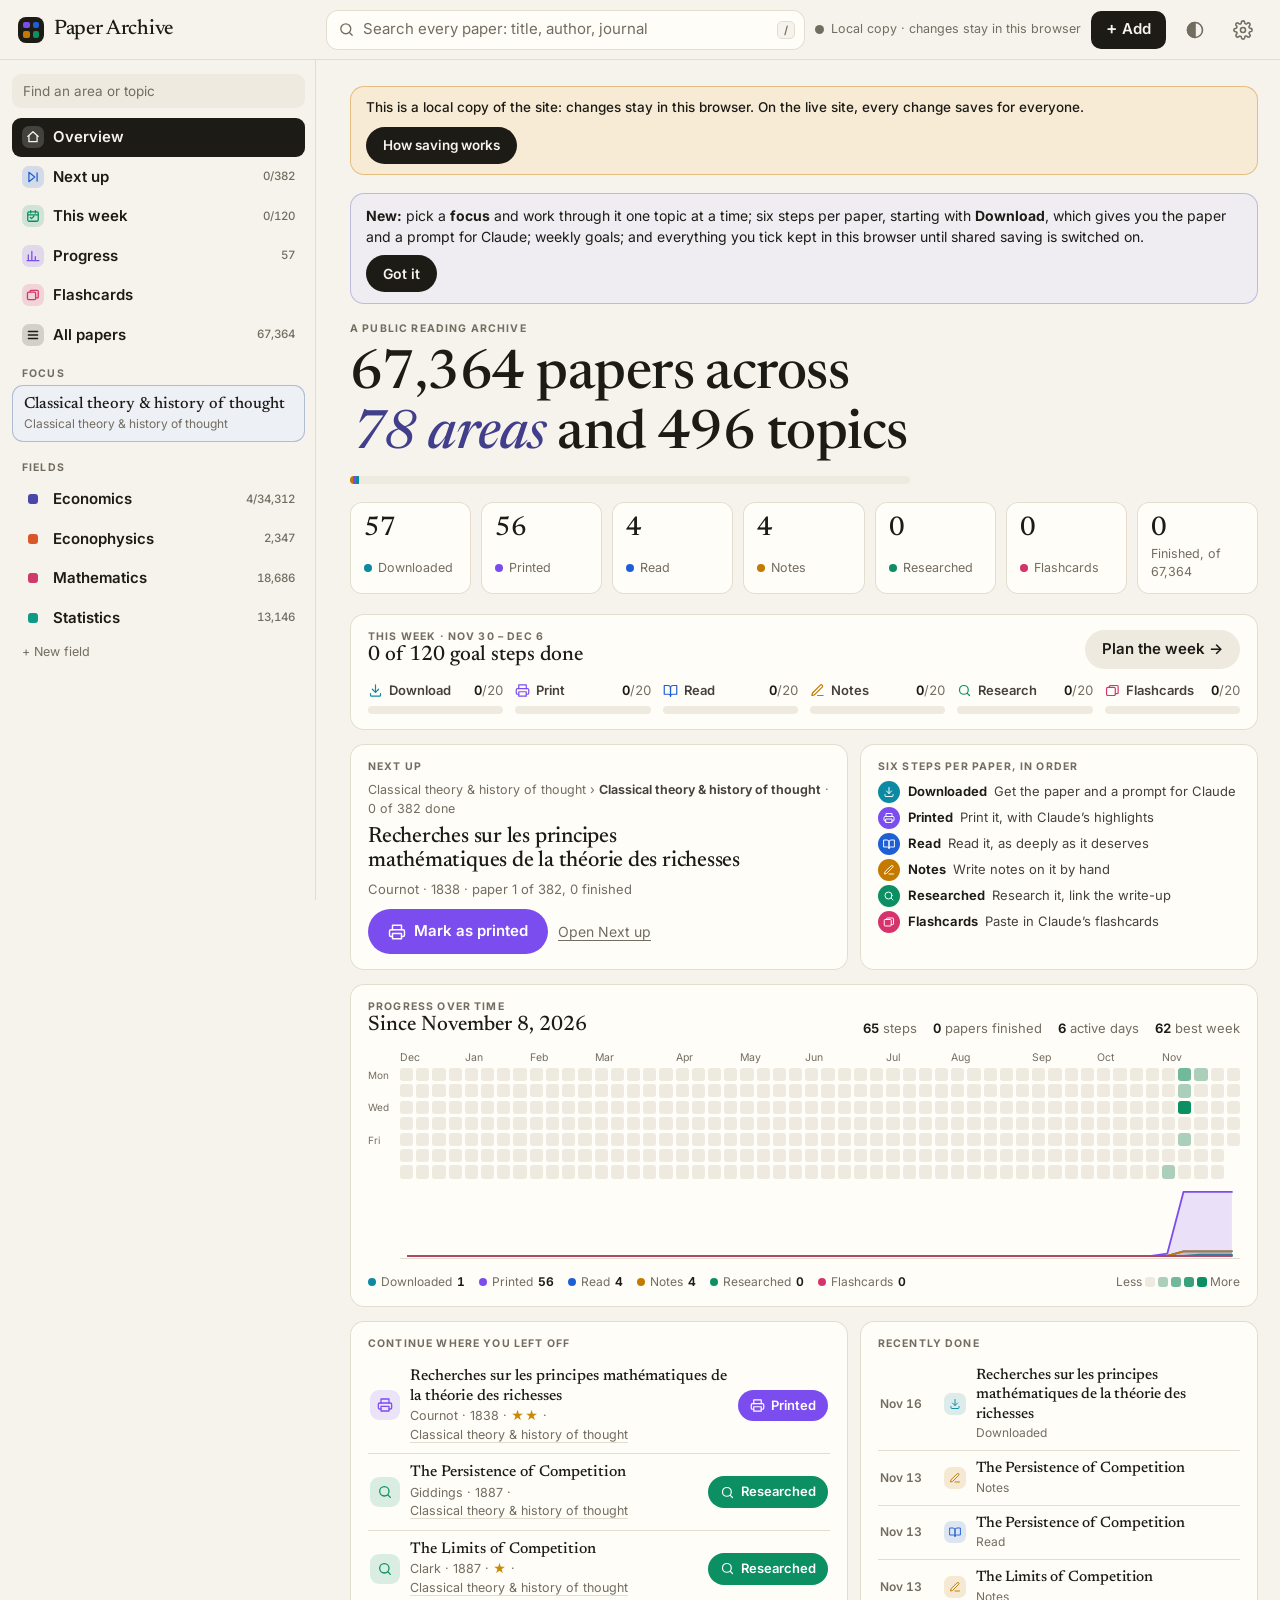
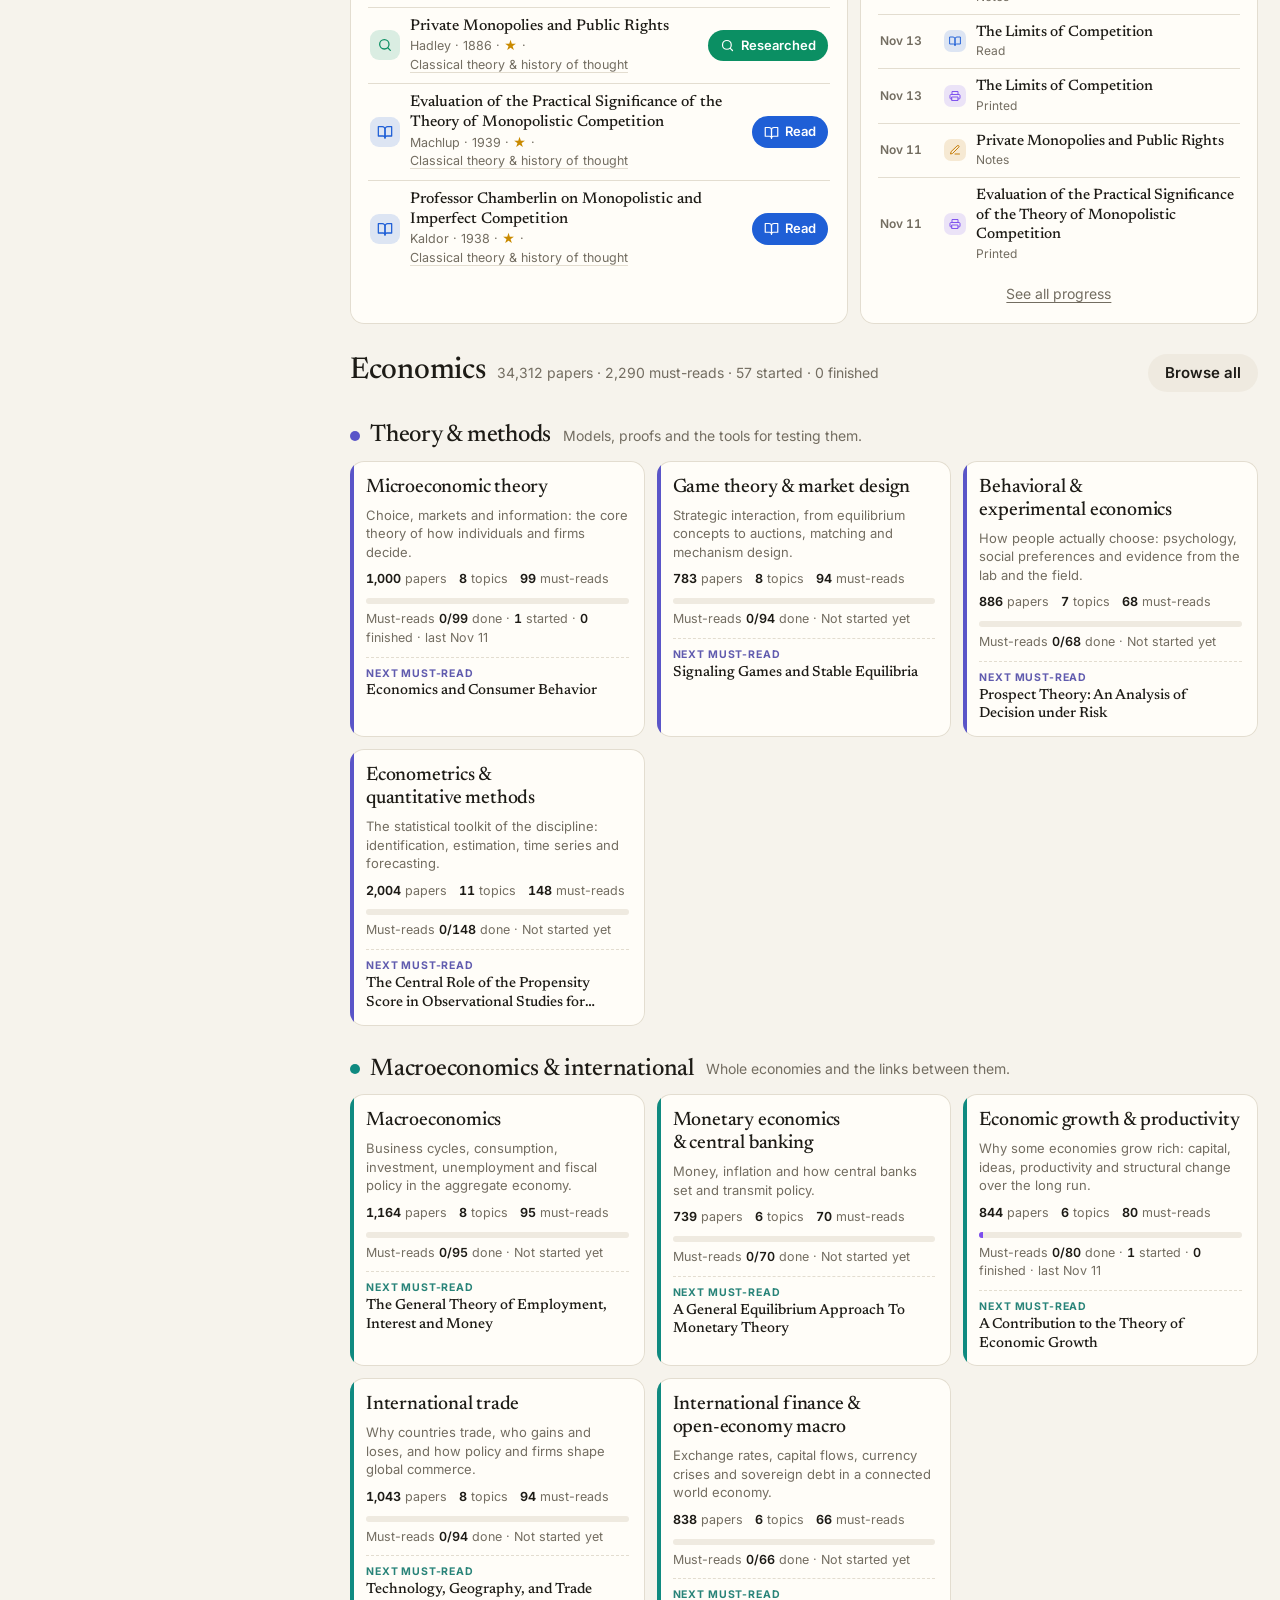
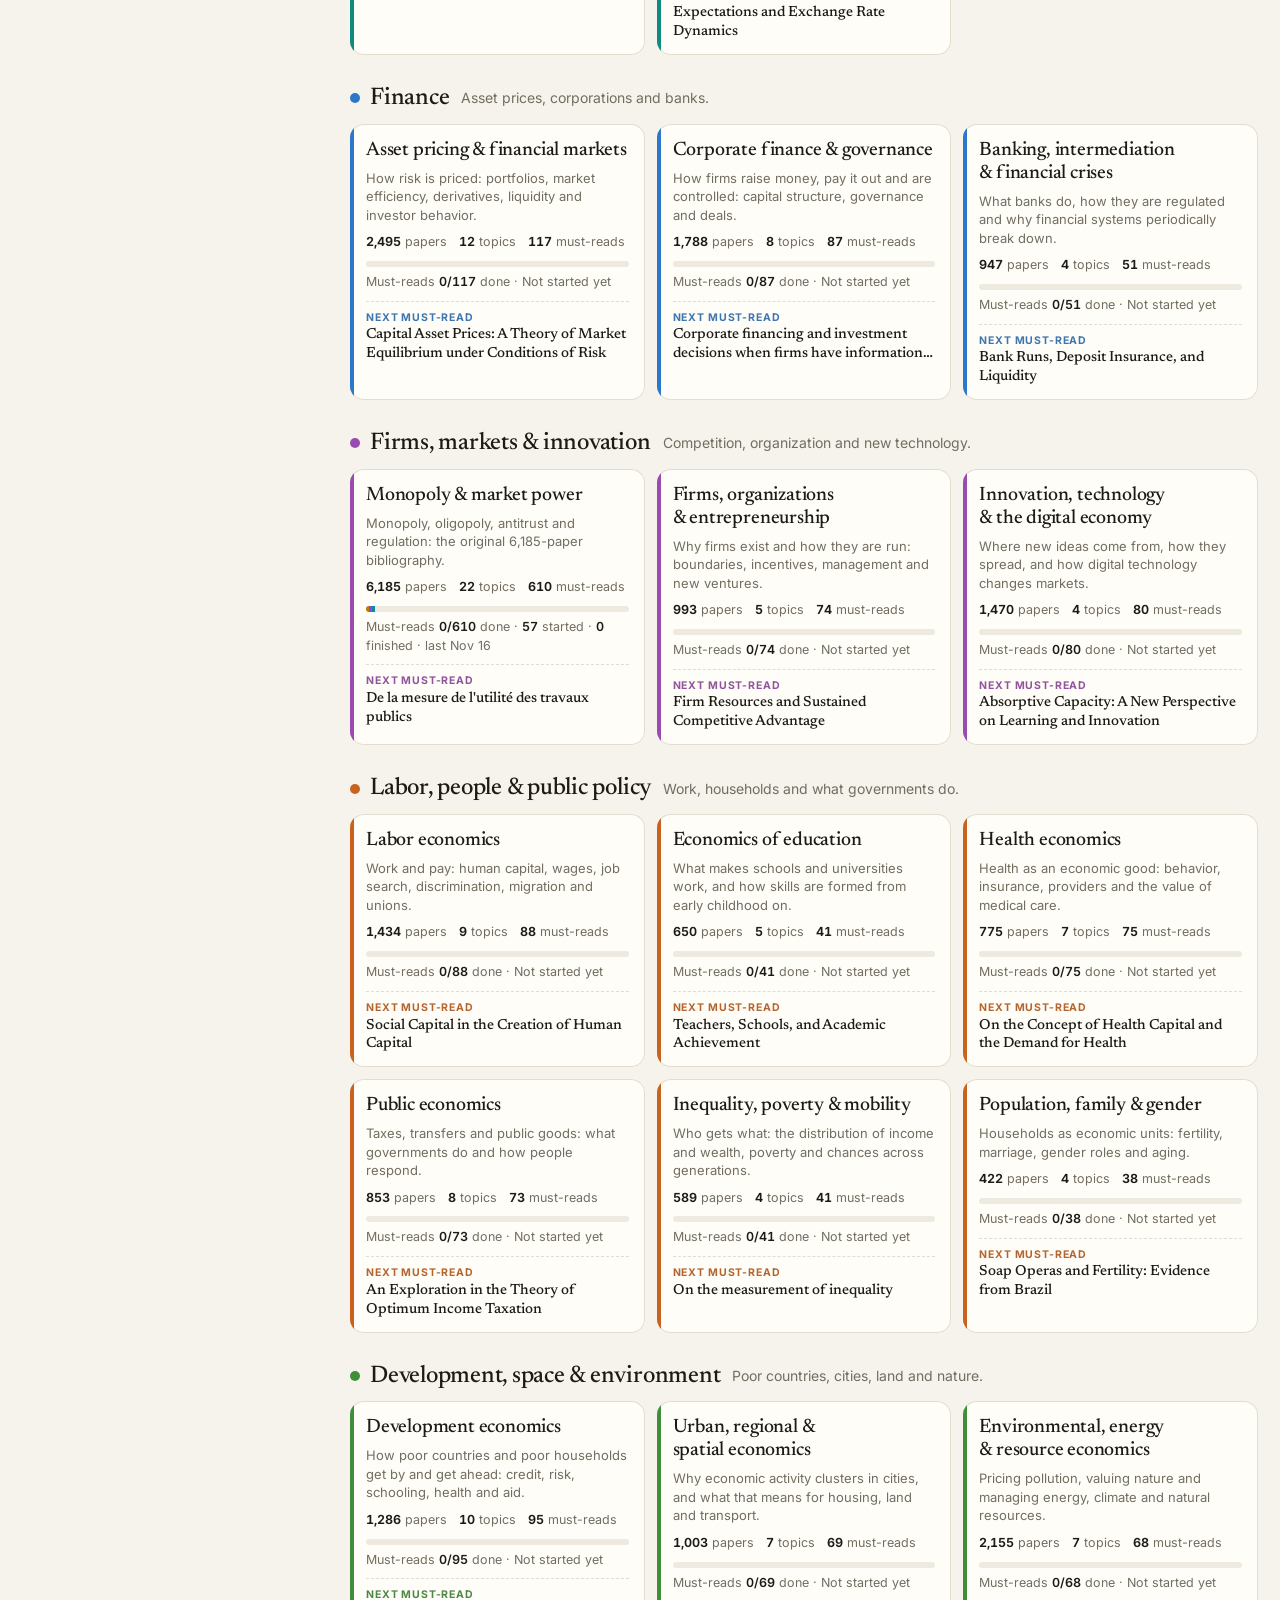
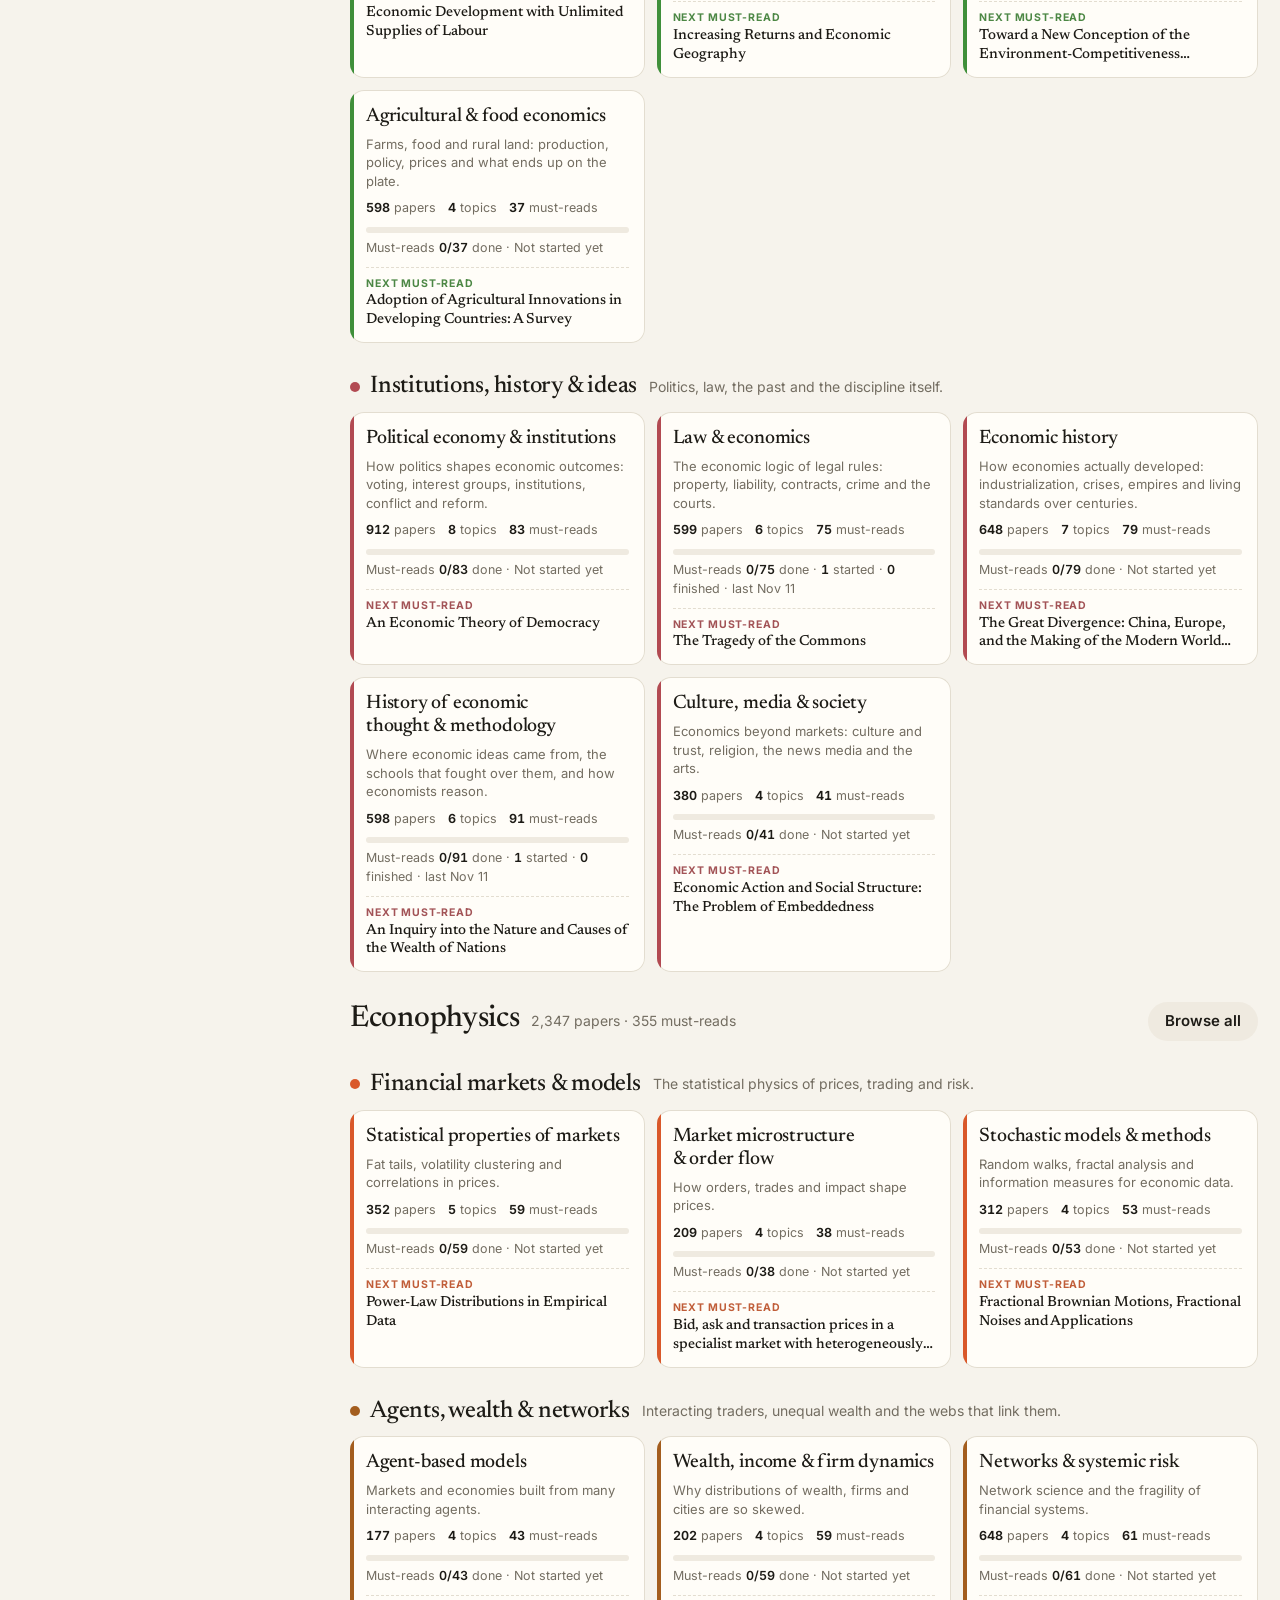
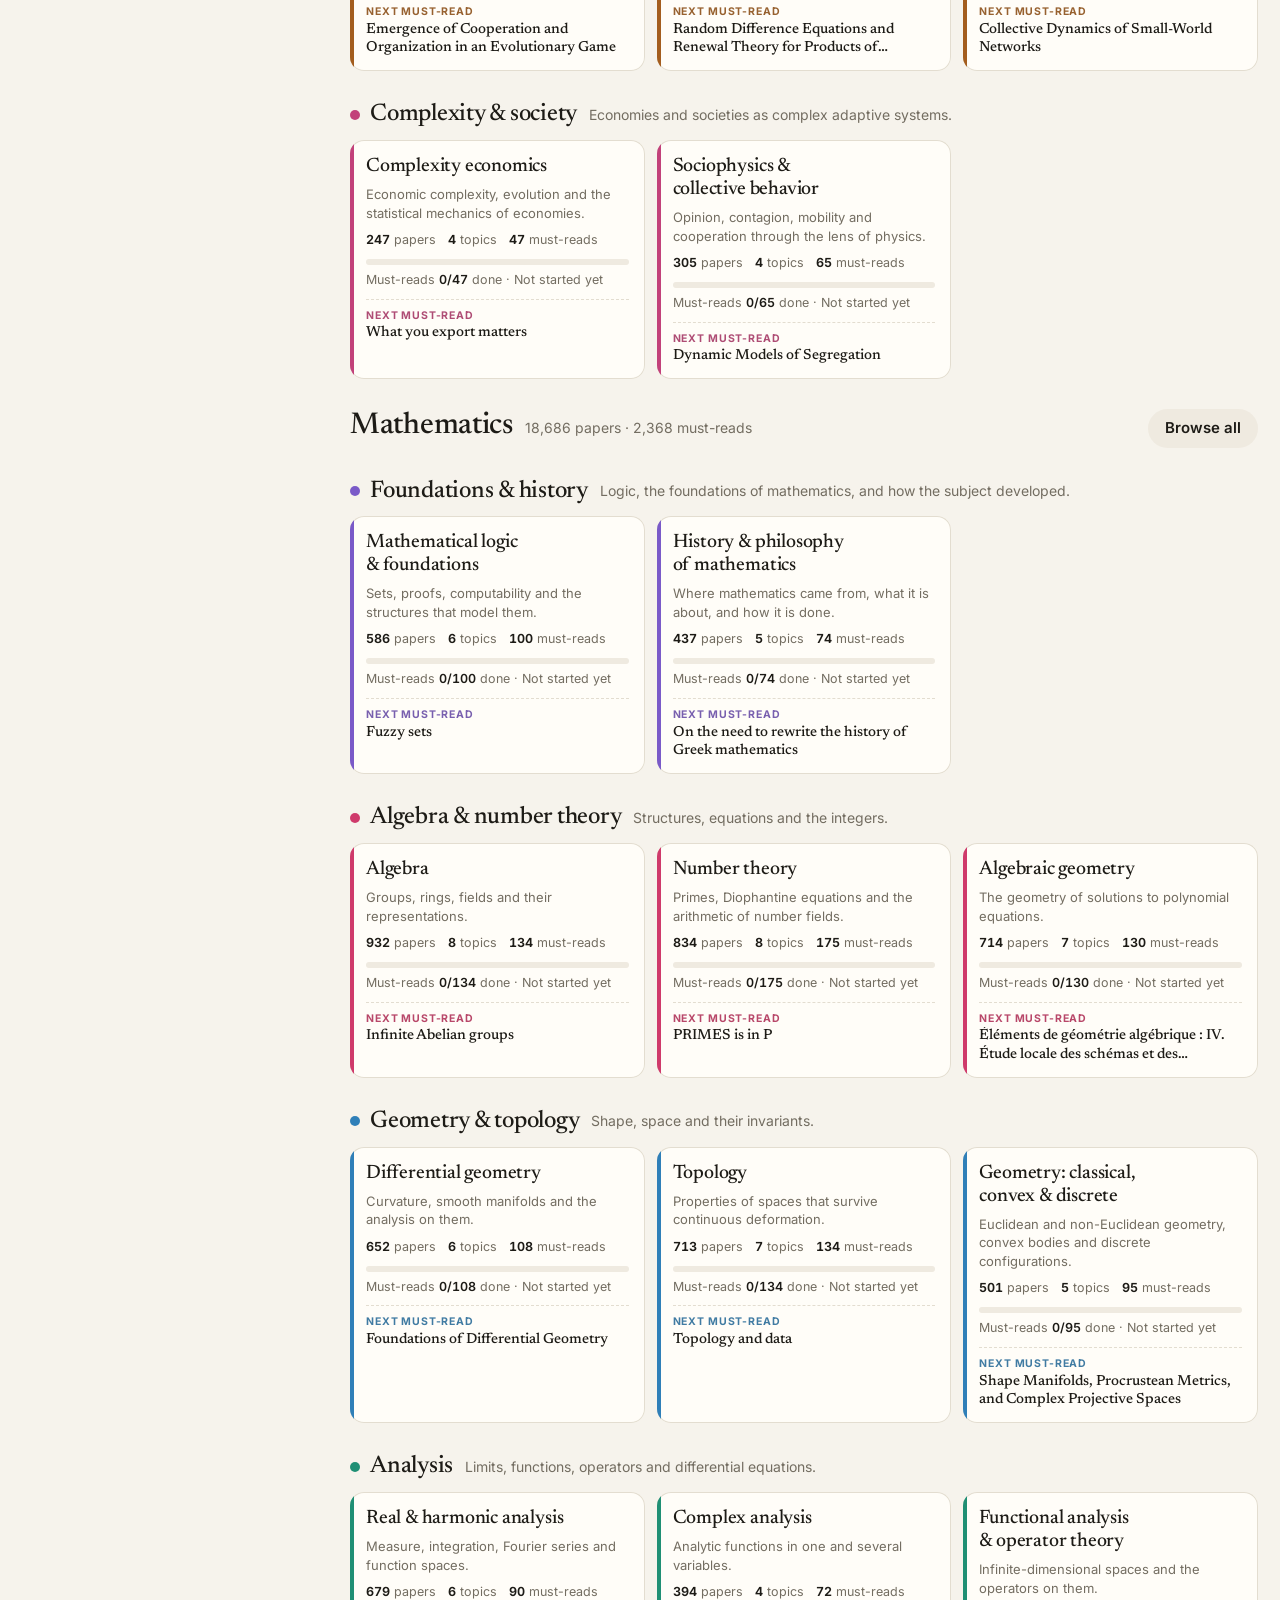
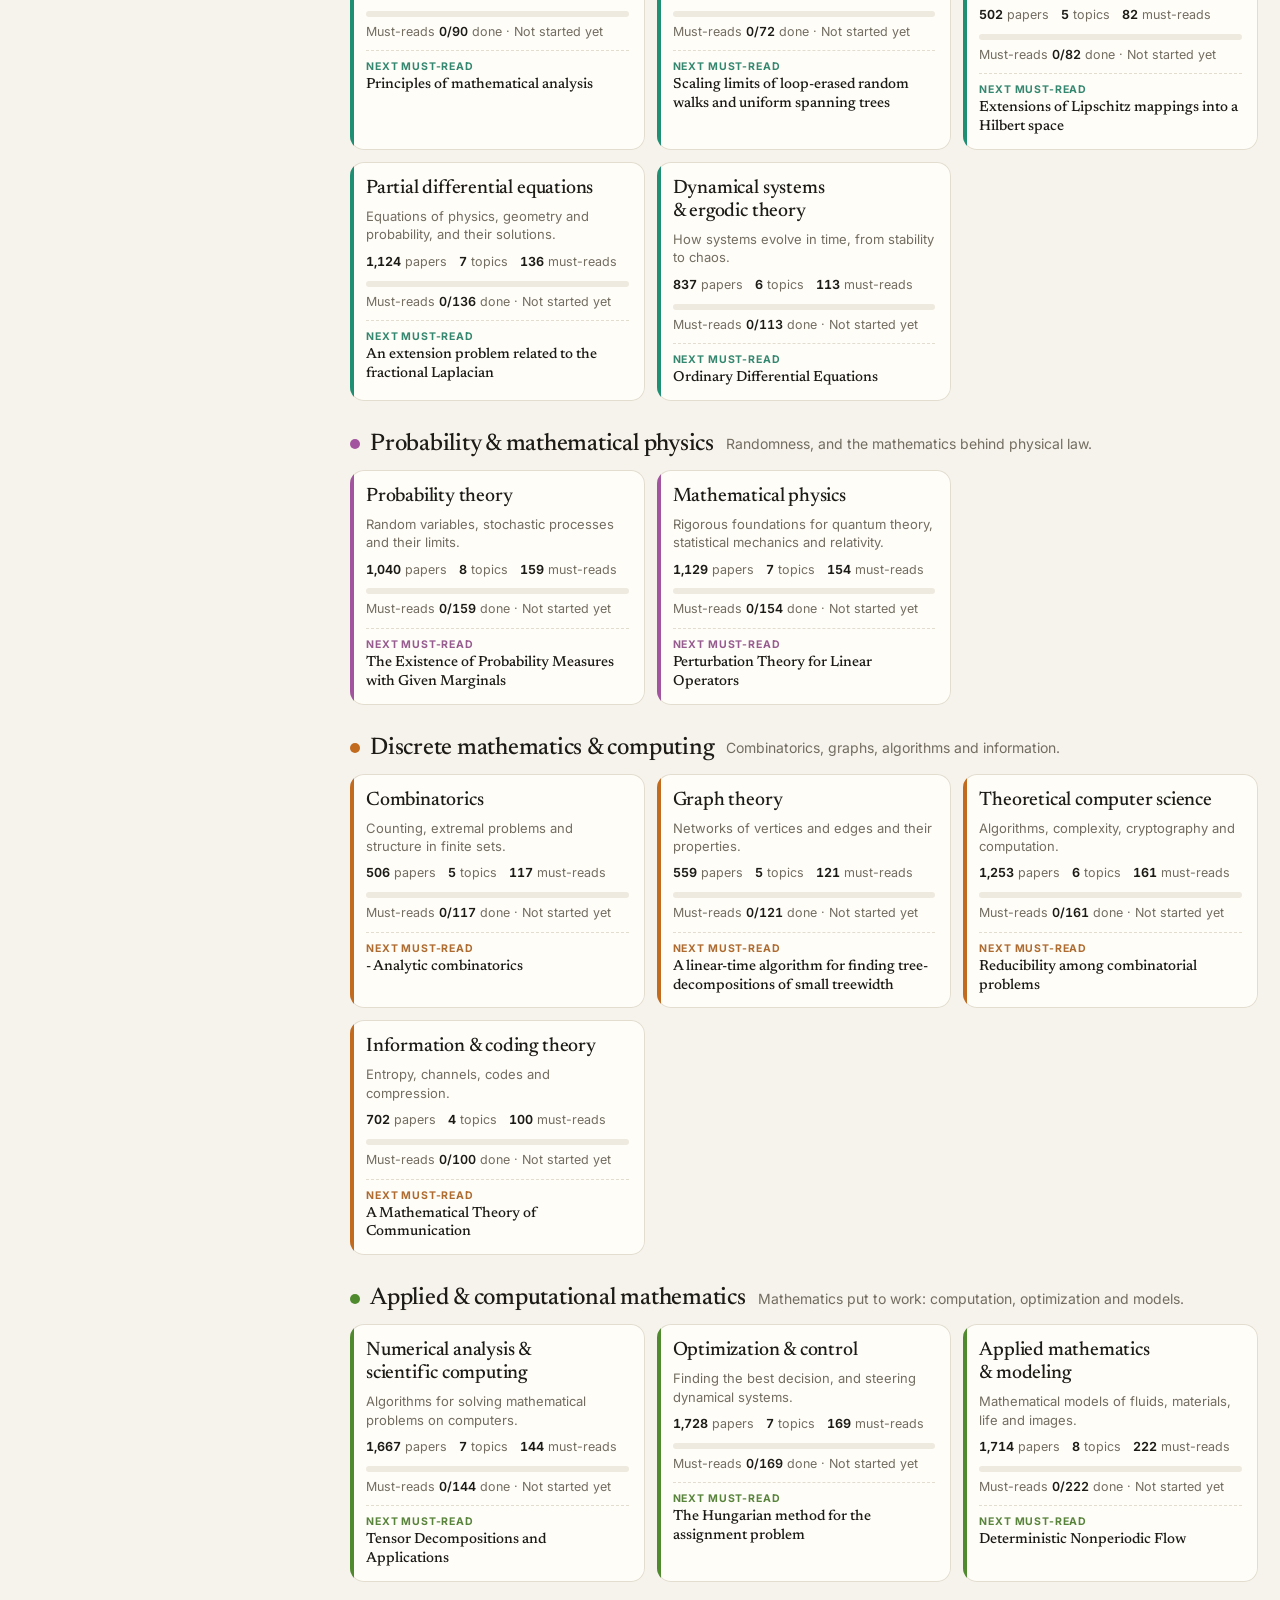
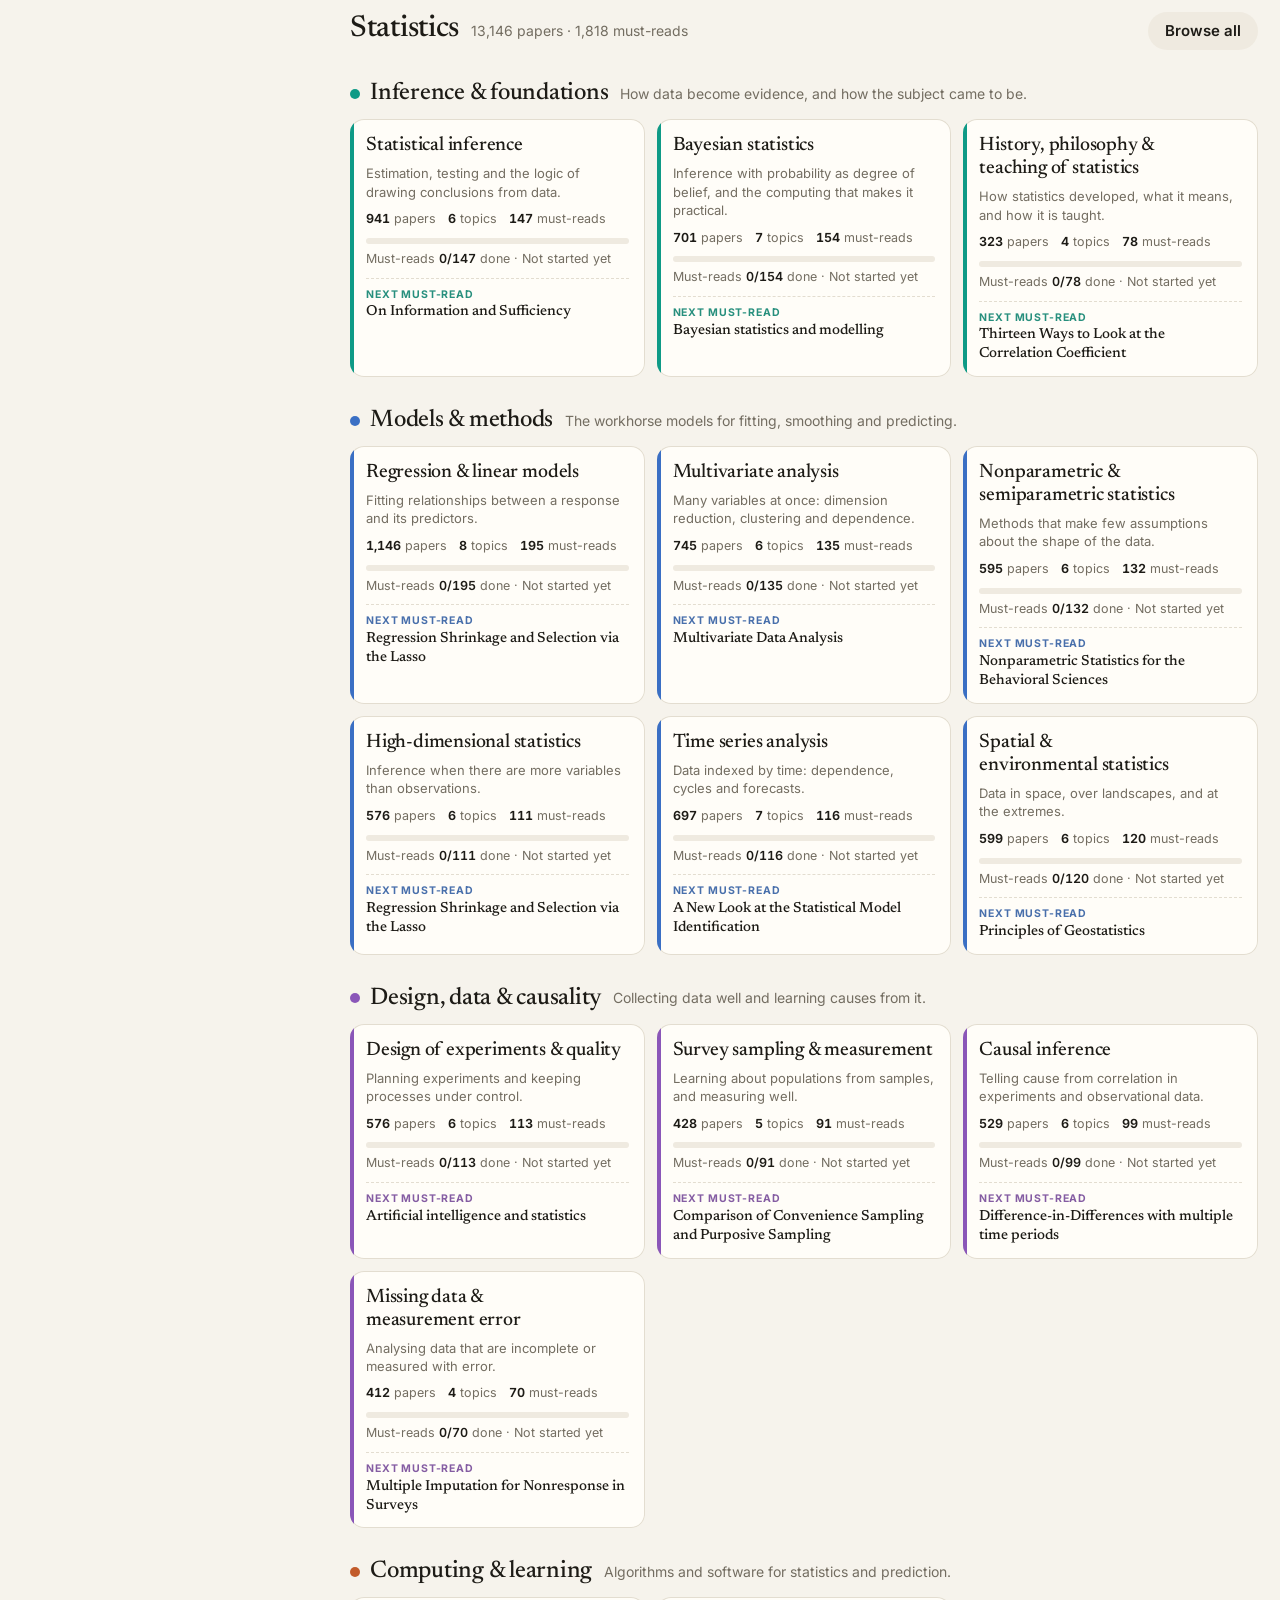
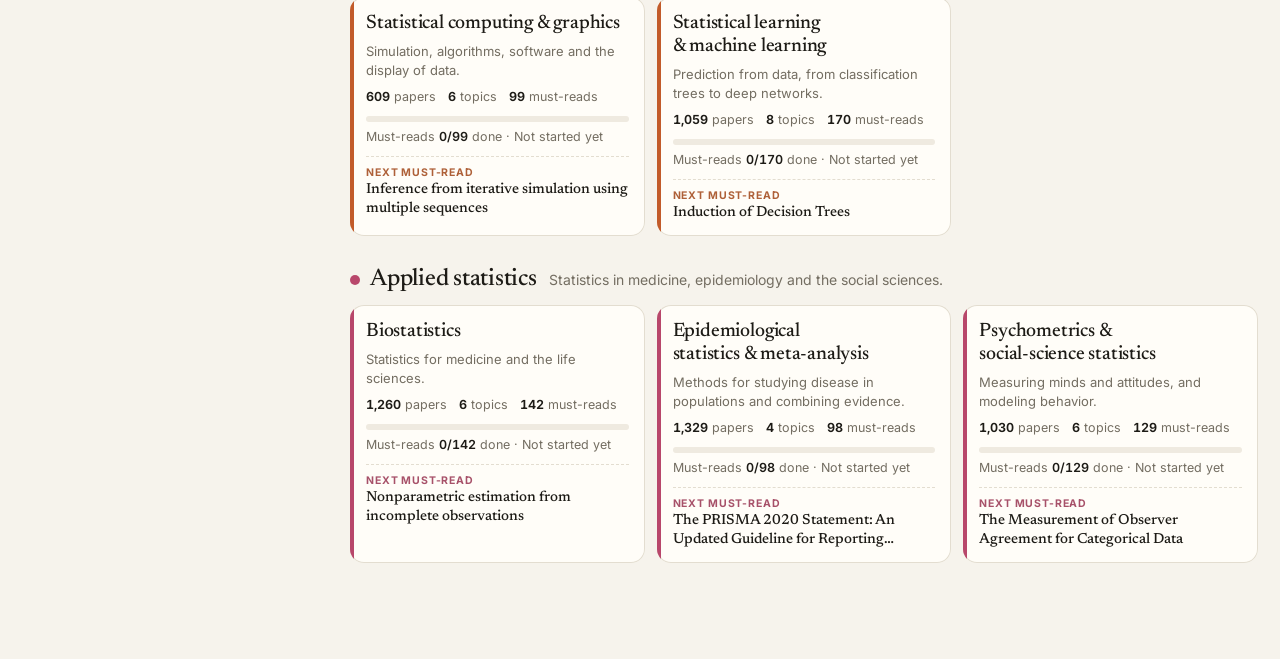
<file: index.html>
<!doctype html>
<html lang="en">
<head>
<meta charset="utf-8">
<meta name="viewport" content="width=device-width, initial-scale=1, viewport-fit=cover">
<title>Paper Archive</title>
<meta name="description" content="A public reading archive of economics, mathematics and statistics papers, worked through one topic at a time: downloaded, printed, read, noted, researched and made into flashcards.">
<meta name="theme-color" content="#f6f3ec" media="(prefers-color-scheme: light)">
<meta name="theme-color" content="#16150f" media="(prefers-color-scheme: dark)">
<link rel="icon" href="data:image/svg+xml,%3Csvg xmlns='http://www.w3.org/2000/svg' viewBox='0 0 32 32'%3E%3Crect width='32' height='32' rx='8' fill='%231d1b16'/%3E%3Crect x='7' y='7' width='8' height='8' rx='2' fill='%238b5cf6'/%3E%3Crect x='17' y='7' width='8' height='8' rx='2' fill='%232563eb'/%3E%3Crect x='7' y='17' width='8' height='8' rx='2' fill='%23f59e0b'/%3E%3Crect x='17' y='17' width='8' height='8' rx='2' fill='%2310b981'/%3E%3C/svg%3E">
<link rel="preconnect" href="https://fonts.googleapis.com">
<link rel="preconnect" href="https://fonts.gstatic.com" crossorigin>
<link rel="stylesheet" href="https://fonts.googleapis.com/css2?family=Inter:wght@400;500;600;700&family=Newsreader:ital,opsz,wght@0,6..72,400;0,6..72,500;0,6..72,600;1,6..72,400&display=swap">
<link rel="stylesheet" href="styles.css?v=7">
<script>/* apply the saved theme before first paint */try{var t=localStorage.getItem('pa-theme');if(t==='light'||t==='dark')document.documentElement.setAttribute('data-theme',t)}catch(e){}</script>
</head>
<body>
<a class="skip" href="#main">Skip to papers</a>
<header class="top">
  <button class="iconbtn navbtn" id="navToggle" type="button" aria-controls="sidebar" aria-expanded="false" aria-label="Show fields and topics">
    <svg viewBox="0 0 24 24" aria-hidden="true"><path d="M4 7h16M4 12h16M4 17h16"/></svg>
  </button>
  <a class="brand" href="#/" id="brand" aria-label="Paper Archive: overview"><span class="logo" aria-hidden="true"><i></i><i></i><i></i><i></i></span><span class="brandname">Paper Archive</span></a>
  <label class="searchwrap">
    <svg viewBox="0 0 24 24" aria-hidden="true"><circle cx="11" cy="11" r="7"/><path d="m20 20-3.5-3.5"/></svg>
    <input type="search" id="search" placeholder="Search every paper: title, author, journal" aria-label="Search all papers" autocomplete="off" spellcheck="false">
    <kbd aria-hidden="true">/</kbd>
  </label>
  <span class="sync" id="sync" role="status"><span id="syncDot" class="dot" aria-hidden="true"></span><span id="syncText" class="synctext">Loading</span></span>
  <button class="add" id="addBtn" type="button" aria-label="Add papers"><span aria-hidden="true">+</span><span class="addlbl"> Add</span></button>
  <button class="iconbtn" id="themeBtn" type="button" aria-label="Theme: auto" title="Theme: auto"></button>
  <button class="iconbtn" id="settingsBtn" type="button" aria-label="Settings" title="Settings">
    <svg viewBox="0 0 24 24" aria-hidden="true"><circle cx="12" cy="12" r="3"/><path d="M19.4 15a1.7 1.7 0 0 0 .3 1.8l.1.1a2 2 0 1 1-2.8 2.8l-.1-.1a1.7 1.7 0 0 0-1.8-.3 1.7 1.7 0 0 0-1 1.5V21a2 2 0 1 1-4 0v-.1a1.7 1.7 0 0 0-1.1-1.5 1.7 1.7 0 0 0-1.8.3l-.1.1a2 2 0 1 1-2.8-2.8l.1-.1a1.7 1.7 0 0 0 .3-1.8 1.7 1.7 0 0 0-1.5-1H3a2 2 0 1 1 0-4h.1a1.7 1.7 0 0 0 1.5-1.1 1.7 1.7 0 0 0-.3-1.8l-.1-.1a2 2 0 1 1 2.8-2.8l.1.1a1.7 1.7 0 0 0 1.8.3H9a1.7 1.7 0 0 0 1-1.5V3a2 2 0 1 1 4 0v.1a1.7 1.7 0 0 0 1 1.5 1.7 1.7 0 0 0 1.8-.3l.1-.1a2 2 0 1 1 2.8 2.8l-.1.1a1.7 1.7 0 0 0-.3 1.8V9a1.7 1.7 0 0 0 1.5 1H21a2 2 0 1 1 0 4h-.1a1.7 1.7 0 0 0-1.5 1z"/></svg>
  </button>
</header>

<div class="layout">
  <nav id="sidebar" class="sidebar" aria-label="Fields and topics">
    <div class="navfind"><input type="search" id="navFind" placeholder="Find an area or topic" aria-label="Find an area or topic" autocomplete="off"></div>
    <div id="navTree"></div>
  </nav>
  <div class="scrim" id="scrim" hidden></div>
  <main class="main" id="main" tabindex="-1">
    <div class="savebanner" id="saveBanner" hidden>
      <span id="saveBannerText">Your changes are only saved in this browser.</span>
      <button type="button" class="pill dark" id="saveBannerBtn">How saving works</button>
    </div>
    <div id="view"><p class="loading">Opening the archive…</p></div>
  </main>
</div>
<nav class="tabbar" id="tabbar" aria-label="Views"></nav>

<!-- Edit / add paper -->
<dialog id="paperDlg" aria-labelledby="paperDlgTitle">
  <form method="dialog" id="paperForm">
    <h2 id="paperDlgTitle">Edit paper</h2>
    <div class="tabs" id="addTabs" role="tablist">
      <button type="button" role="tab" data-tab="one" aria-selected="true">One paper</button>
      <button type="button" role="tab" data-tab="bulk" aria-selected="false">Paste a list</button>
    </div>
    <div class="fields" data-pane="one">
      <label>Title<input id="pTitle" required></label>
      <label>Link to the paper<input id="pLink" type="url" placeholder="https://…"></label>
    </div>
    <div data-pane="bulk" hidden>
      <label>One paper per line: <code>Title | Authors | Year | Link</code>
        <textarea id="pBulk" rows="7" placeholder="Power Laws in Economics and Finance | Gabaix, X. | 2009 | https://doi.org/10.1146/annurev.economics.050708.142940"></textarea>
      </label>
    </div>
    <div class="row3">
      <label>Field<input id="pField" list="fieldList" required></label>
      <label>Area <span class="hint">optional</span><input id="pArea" list="areaList"></label>
      <label>Topic<input id="pTopic" list="topicList" required></label>
    </div>
    <div class="fields" data-pane="edit">
      <div class="timeline" id="pSteps" aria-label="Steps done"></div>
      <div><button type="button" class="pill" id="pPrep">Get the paper and the Claude prompt</button></div>
      <label>Notes<textarea id="pNotes" rows="3"></textarea></label>
      <label>Research link <span class="hint">your repo, doc or Claude chat</span><input id="pResearch" type="url" placeholder="https://…"></label>
      <label>Interactive page <span class="hint">the link to the Learn page Claude made</span><input id="pLearn" type="url" placeholder="https://…"></label>
      <div class="cardsed" id="pCardsWrap">
        <div class="cardsed-head"><b>Flashcards</b><span class="hint" id="pCardsCount"></span></div>
        <ol class="cardlist" id="pCards"></ol>
        <div class="row2">
          <label>Question<textarea id="pQ" rows="2" placeholder="What does the paper ask?"></textarea></label>
          <label>Answer<textarea id="pA" rows="2"></textarea></label>
        </div>
        <div><button type="button" class="pill" id="pAddCard">+ Add card</button></div>
        <label>Deck link <span class="hint">optional: Anki, Quizlet or any page</span><input id="pDeck" type="url" placeholder="https://…"></label>
      </div>
    </div>
    <details class="more-details" data-pane="one">
      <summary>More details</summary>
      <div class="fields">
        <div class="row2">
          <label>Authors<input id="pAuthors" placeholder="Surname, A."></label>
          <label>Year<input id="pYear" inputmode="numeric" maxlength="4"></label>
        </div>
        <label>Journal or source<input id="pVenue"></label>
        <label>Subtopic<input id="pSub" list="subList"></label>
        <p class="hint" id="pAbout"></p>
      </div>
    </details>
    <p class="formerr" id="paperErr" hidden></p>
    <div class="dlgfoot">
      <button class="linkbtn danger" type="button" id="pDelete">Remove</button>
      <span class="grow"></span>
      <button class="pill" value="cancel" formnovalidate>Cancel</button>
      <button class="pill primary" id="pSave" value="save">Save</button>
    </div>
  </form>
</dialog>

<!-- New field / area / topic -->
<dialog id="groupDlg" aria-labelledby="groupDlgTitle">
  <form method="dialog" id="groupForm">
    <h2 id="groupDlgTitle">New field</h2>
    <label id="gFieldWrap">Field name<input id="gField" list="fieldList" required></label>
    <label id="gAreaWrap">Area name<input id="gArea" list="areaList"></label>
    <label id="gTopicWrap">Topic name<input id="gTopic"></label>
    <div class="dlgfoot"><span class="grow"></span><button class="pill" value="cancel" formnovalidate>Cancel</button><button class="pill primary" value="ok">Create</button></div>
  </form>
</dialog>

<!-- Settings -->
<dialog id="setDlg" aria-labelledby="setDlgTitle">
  <form method="dialog" id="setForm">
    <h2 id="setDlgTitle">Settings</h2>
    <div class="savestate" id="setStatus"></div>
    <div class="setfocus"><span>Focus</span><b id="sFocusName"></b><button type="button" class="pill sm" id="sFocus">Change focus</button></div>
    <fieldset class="goalset" id="goalSet">
      <legend>Weekly goals <span class="hint">papers per week, for each step</span></legend>
      <div class="goalinputs">
        <label><span><i class="k" style="background:var(--dl)"></i>Download</span><input id="gDl" type="number" min="0" max="200" inputmode="numeric"></label>
        <label><span><i class="k" style="background:var(--pr)"></i>Print</span><input id="gPr" type="number" min="0" max="200" inputmode="numeric"></label>
        <label><span><i class="k" style="background:var(--rd)"></i>Read</span><input id="gRd" type="number" min="0" max="200" inputmode="numeric"></label>
        <label><span><i class="k" style="background:var(--nt)"></i>Notes</span><input id="gNt" type="number" min="0" max="200" inputmode="numeric"></label>
        <label><span><i class="k" style="background:var(--rs)"></i>Research</span><input id="gRs" type="number" min="0" max="200" inputmode="numeric"></label>
        <label><span><i class="k" style="background:var(--fl)"></i>Flashcards</span><input id="gFl" type="number" min="0" max="200" inputmode="numeric"></label>
      </div>
      <label class="inline">Weeks start on <select id="gWs"><option value="1">Monday</option><option value="0">Sunday</option></select></label>
    </fieldset>
    <p class="formerr" id="setMsg" hidden></p>
    <div class="dlgfoot">
      <button class="linkbtn" type="button" id="sExport">Download a backup</button>
      <span class="grow"></span>
      <button class="pill" value="cancel" formnovalidate>Close</button>
      <button class="pill primary" value="save">Save</button>
    </div>
  </form>
</dialog>

<!-- Learn: no interactive page yet -->
<dialog id="learnDlg" aria-labelledby="learnDlgTitle">
  <form method="dialog">
    <div><div class="eyebrow">Learn</div><h2 id="learnDlgTitle">No interactive page yet</h2><p class="hint" id="learnPaper"></p></div>
    <p class="hint">Ask Claude for a small interactive page with this prompt (section 7 of the paper's main prompt asks for the same thing), then paste its link here.</p>
    <textarea id="learnPrompt" rows="8" readonly aria-label="Prompt for making an interactive page"></textarea>
    <label>Link to the page<input id="learnLink" type="url" placeholder="https://claude.ai/…"></label>
    <p class="formerr" id="learnMsg" hidden></p>
    <div class="dlgfoot"><button class="pill" type="button" id="learnCopy">Copy prompt</button><span class="grow"></span><button class="pill" value="close">Close</button><button class="pill primary" type="button" id="learnSave">Save link</button></div>
  </form>
</dialog>

<!-- Step 1: get the paper and its prompt -->
<dialog id="prepDlg" aria-labelledby="prepTitle">
  <form method="dialog">
    <div><div class="eyebrow">Step 1 · Download</div><h2 id="prepTitle"></h2><p class="hint" id="prepMeta"></p></div>
    <ol class="prepsteps">
      <li>Open the paper and download the PDF.</li>
      <li>Copy the prompt and paste it into Claude with the PDF attached.</li>
      <li>Claude sends back a highlighted PDF, the pages to read, a front-page summary, notes, flashcards, a research brief and an interactive page.</li>
    </ol>
    <div class="doit-btns" id="prepLinks"></div>
    <details class="promptbox"><summary>Show the prompt</summary><textarea id="prepPrompt" rows="10" readonly aria-label="Prompt for Claude"></textarea></details>
    <p class="formerr" id="prepMsg" hidden></p>
    <div class="dlgfoot"><button class="pill primary" type="button" id="prepCopy">Copy the prompt</button><span class="grow"></span><button class="pill" value="close">Close</button><button class="pill go dl" type="button" id="prepDone">Mark downloaded</button></div>
  </form>
</dialog>

<!-- Step 6: flashcards for one paper -->
<dialog id="cardsDlg" aria-labelledby="cardsTitle">
  <form method="dialog">
    <div><div class="eyebrow">Step 6 · Flashcards</div><h2 id="cardsTitle"></h2><p class="hint" id="cardsMeta"></p></div>
    <ol class="cardlist" id="cardsList"></ol>
    <label>Paste Claude's flashcards <span class="hint">the lines starting with Q: and A:, up to 10 per paper</span>
      <textarea id="cardsPaste" rows="6" placeholder="Q: What question does the paper ask?&#10;A: …"></textarea></label>
    <p class="formerr" id="cardsMsg" hidden></p>
    <div class="dlgfoot"><button class="pill" type="button" id="cardsAdd">Add these cards</button><span class="grow"></span><button class="pill" value="close">Close</button><button class="pill go fl" type="button" id="cardsDone">Flashcards done</button></div>
  </form>
</dialog>

<!-- Summary of a paper -->
<dialog id="sumDlg" aria-labelledby="sumTitle">
  <form method="dialog">
    <div><h2 id="sumTitle"></h2><p class="hint" id="sumMeta"></p></div>
    <div class="sumread" id="sumRead"></div>
    <p class="sumtext" id="sumText"></p>
    <ul class="sumterms" id="sumTerms"></ul>
    <div class="sumwrite"><div class="sumlbl">Write down</div><ol id="sumWrite"></ol></div>
    <p class="hint" id="sumFoot"></p>
    <p class="formerr" id="sumMsg" hidden></p>
    <div class="dlgfoot"><span class="grow"></span><button class="pill" value="close">Close</button><button class="pill primary" type="button" id="sumCopy">Copy the 4 lines</button></div>
  </form>
</dialog>

<datalist id="fieldList"></datalist>
<datalist id="areaList"></datalist>
<datalist id="topicList"></datalist>
<datalist id="subList"></datalist>
<div id="toast" class="toast" role="status" hidden></div>
<script src="app.js?v=11"></script>
</body>
</html>
</file>
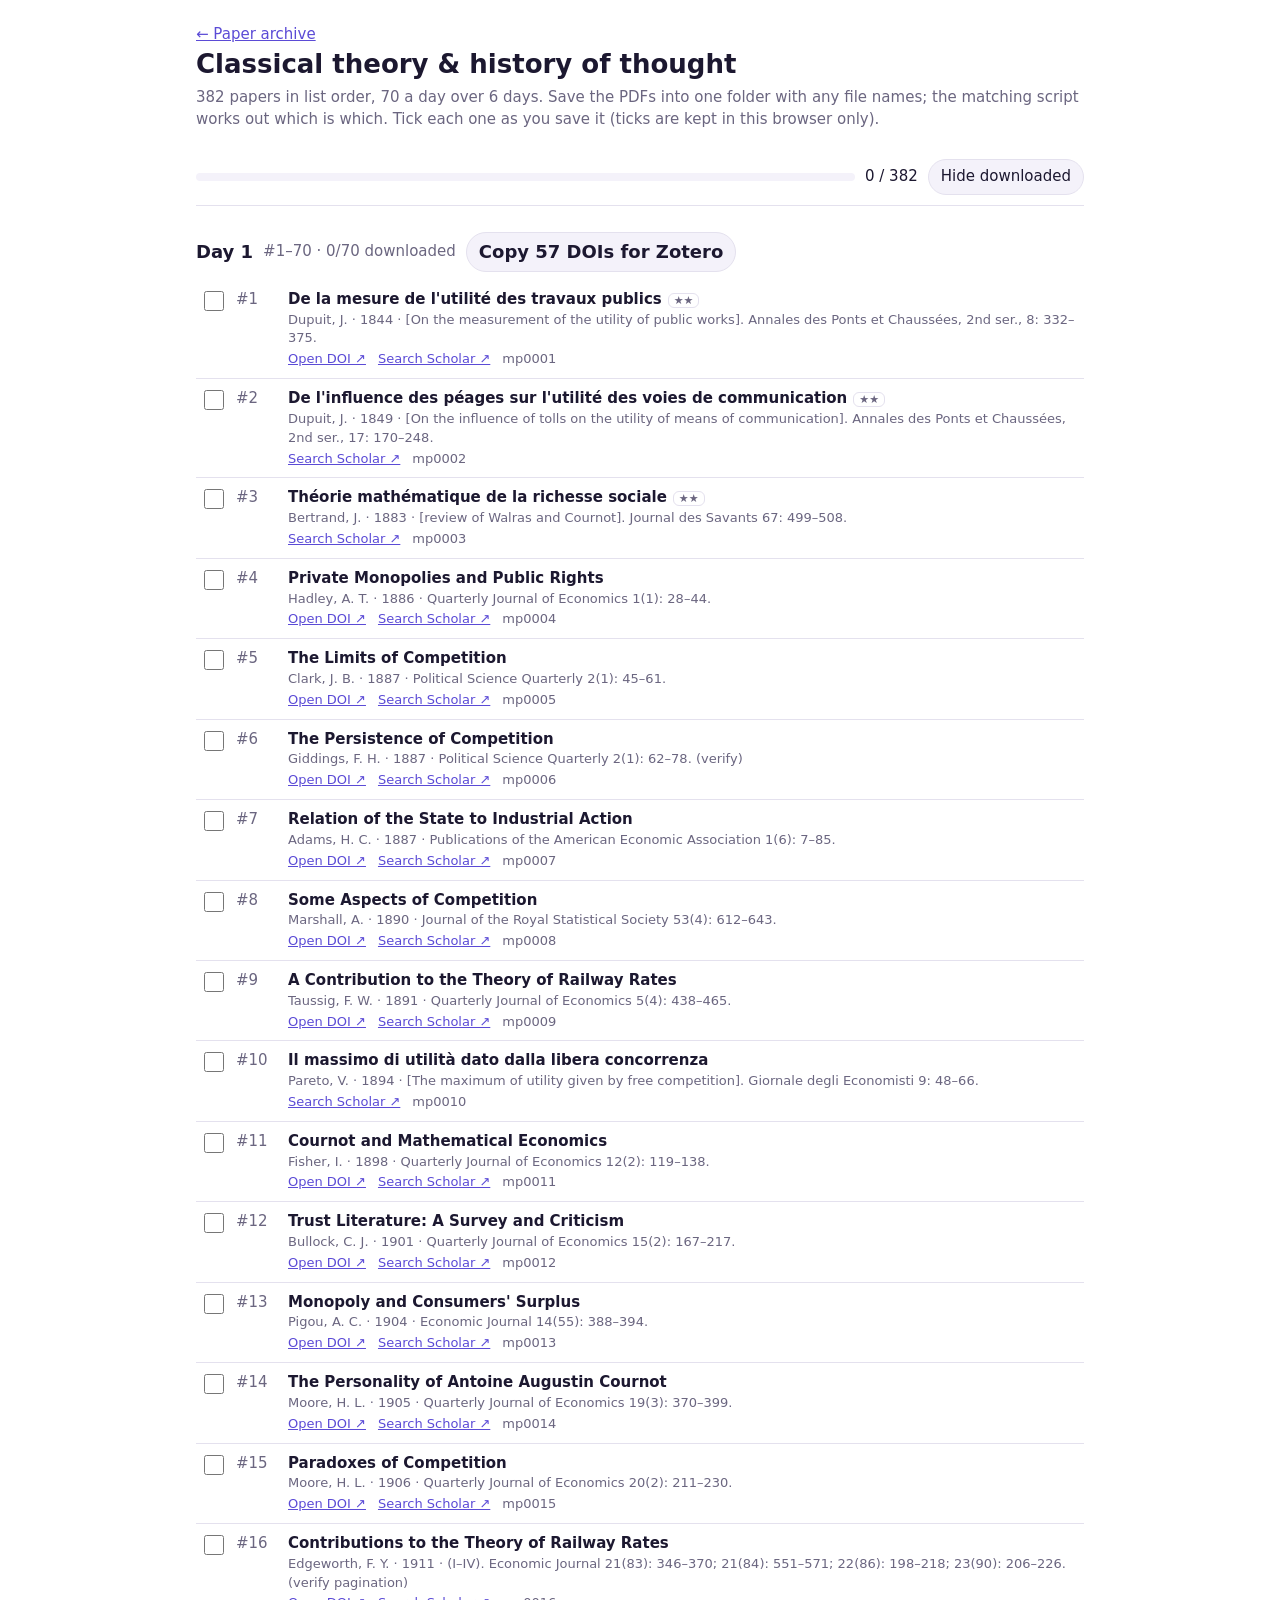
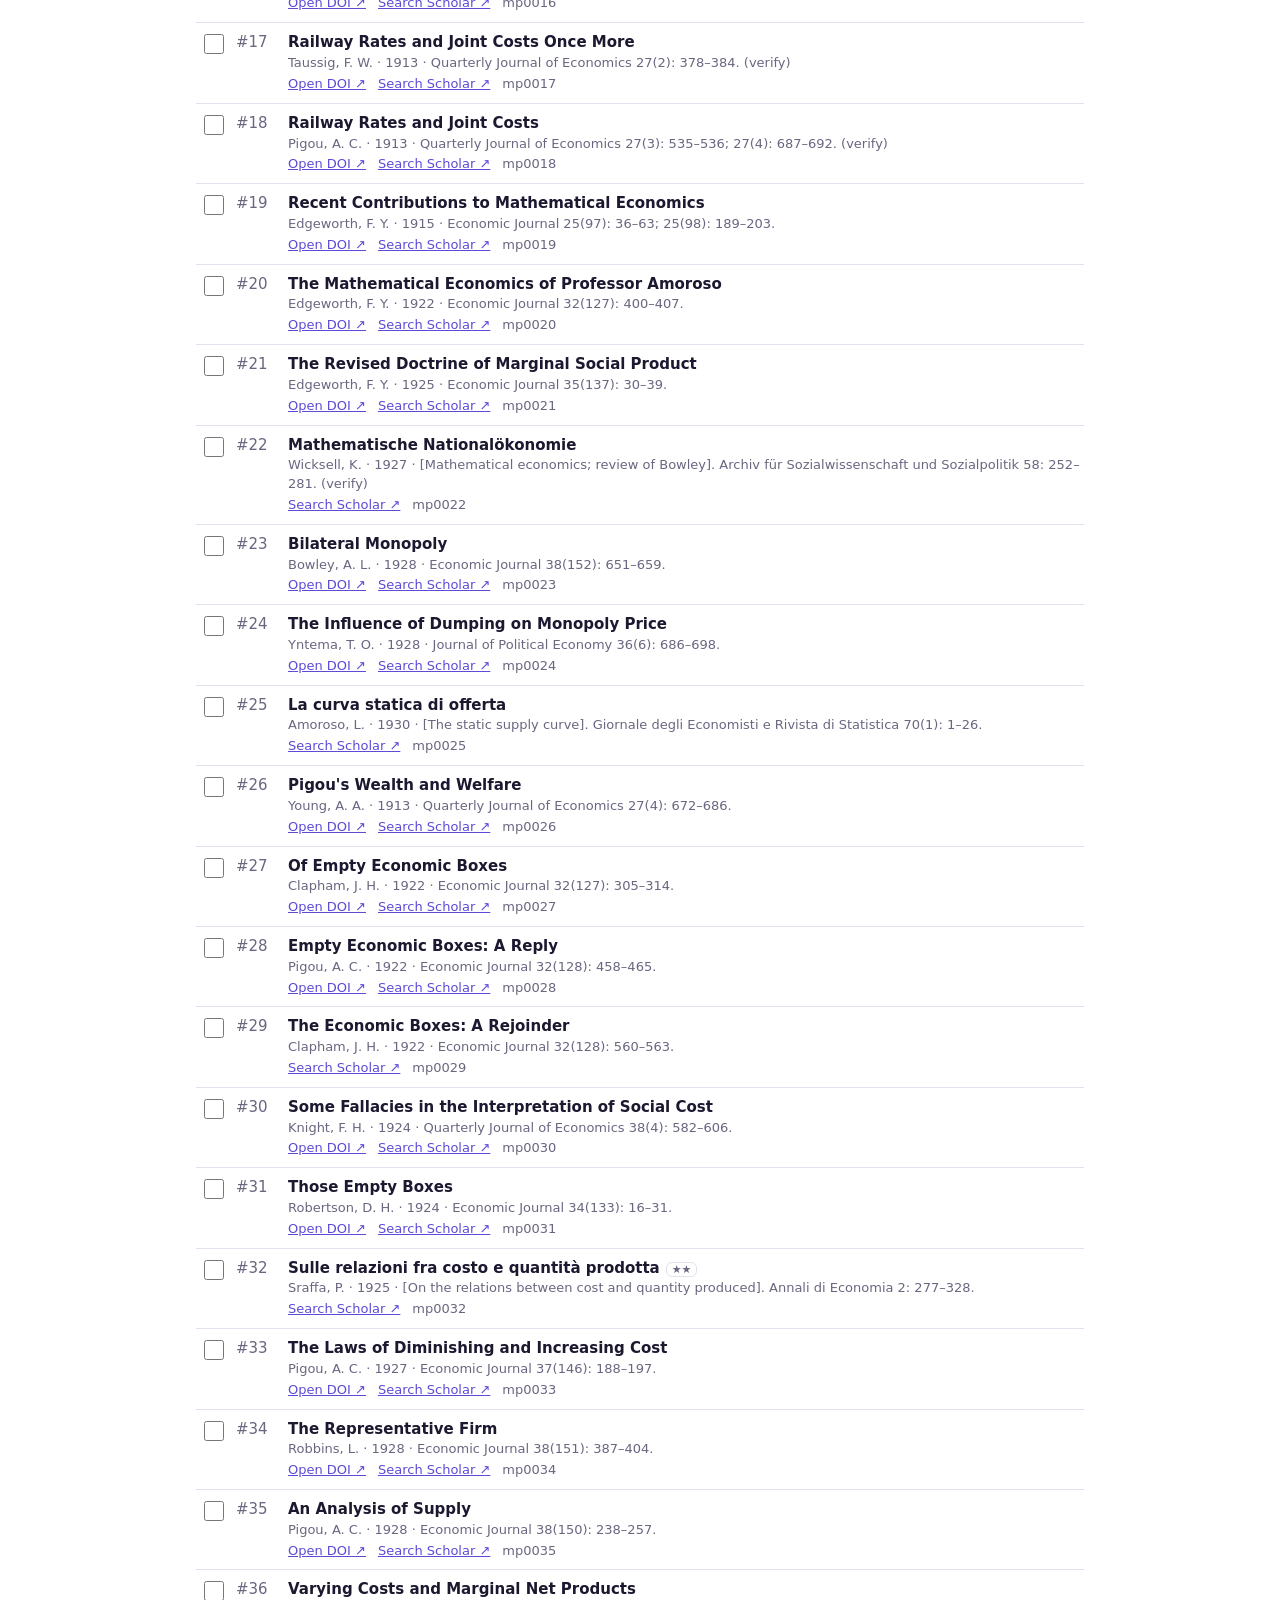
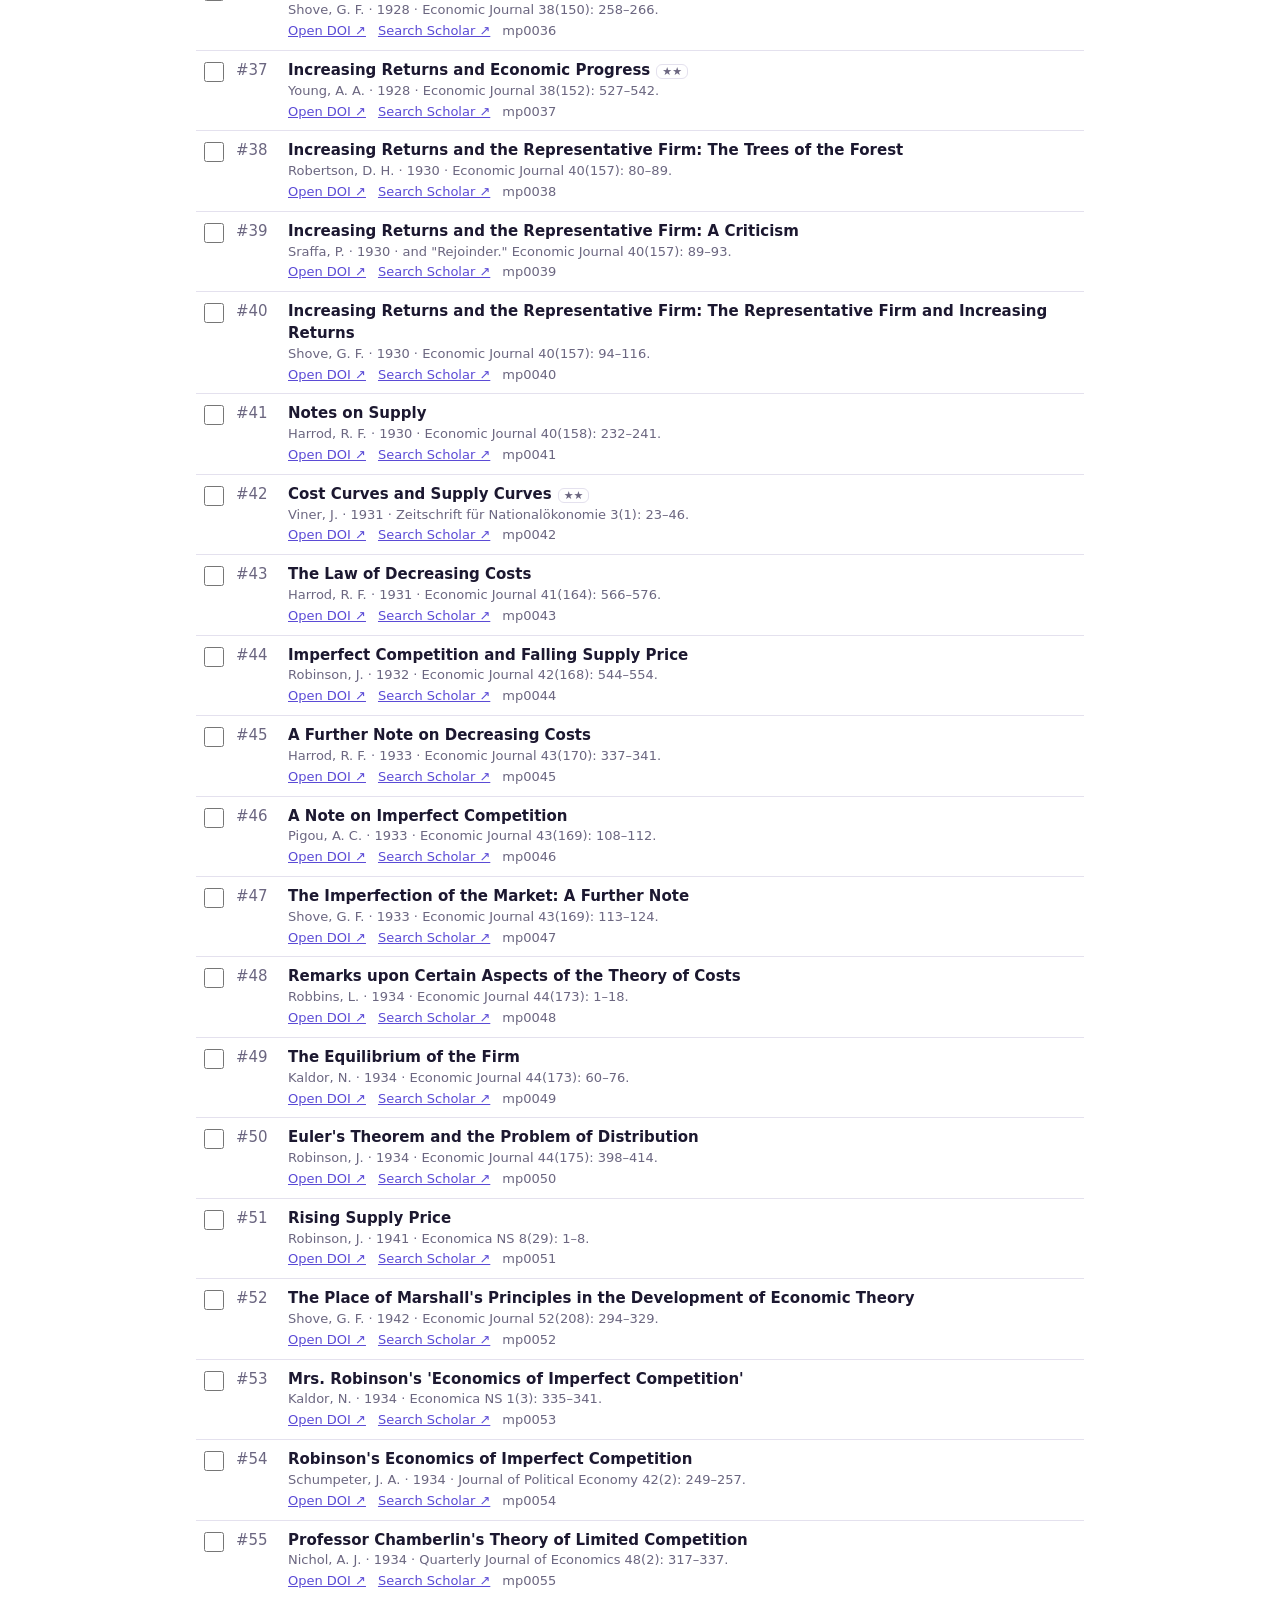
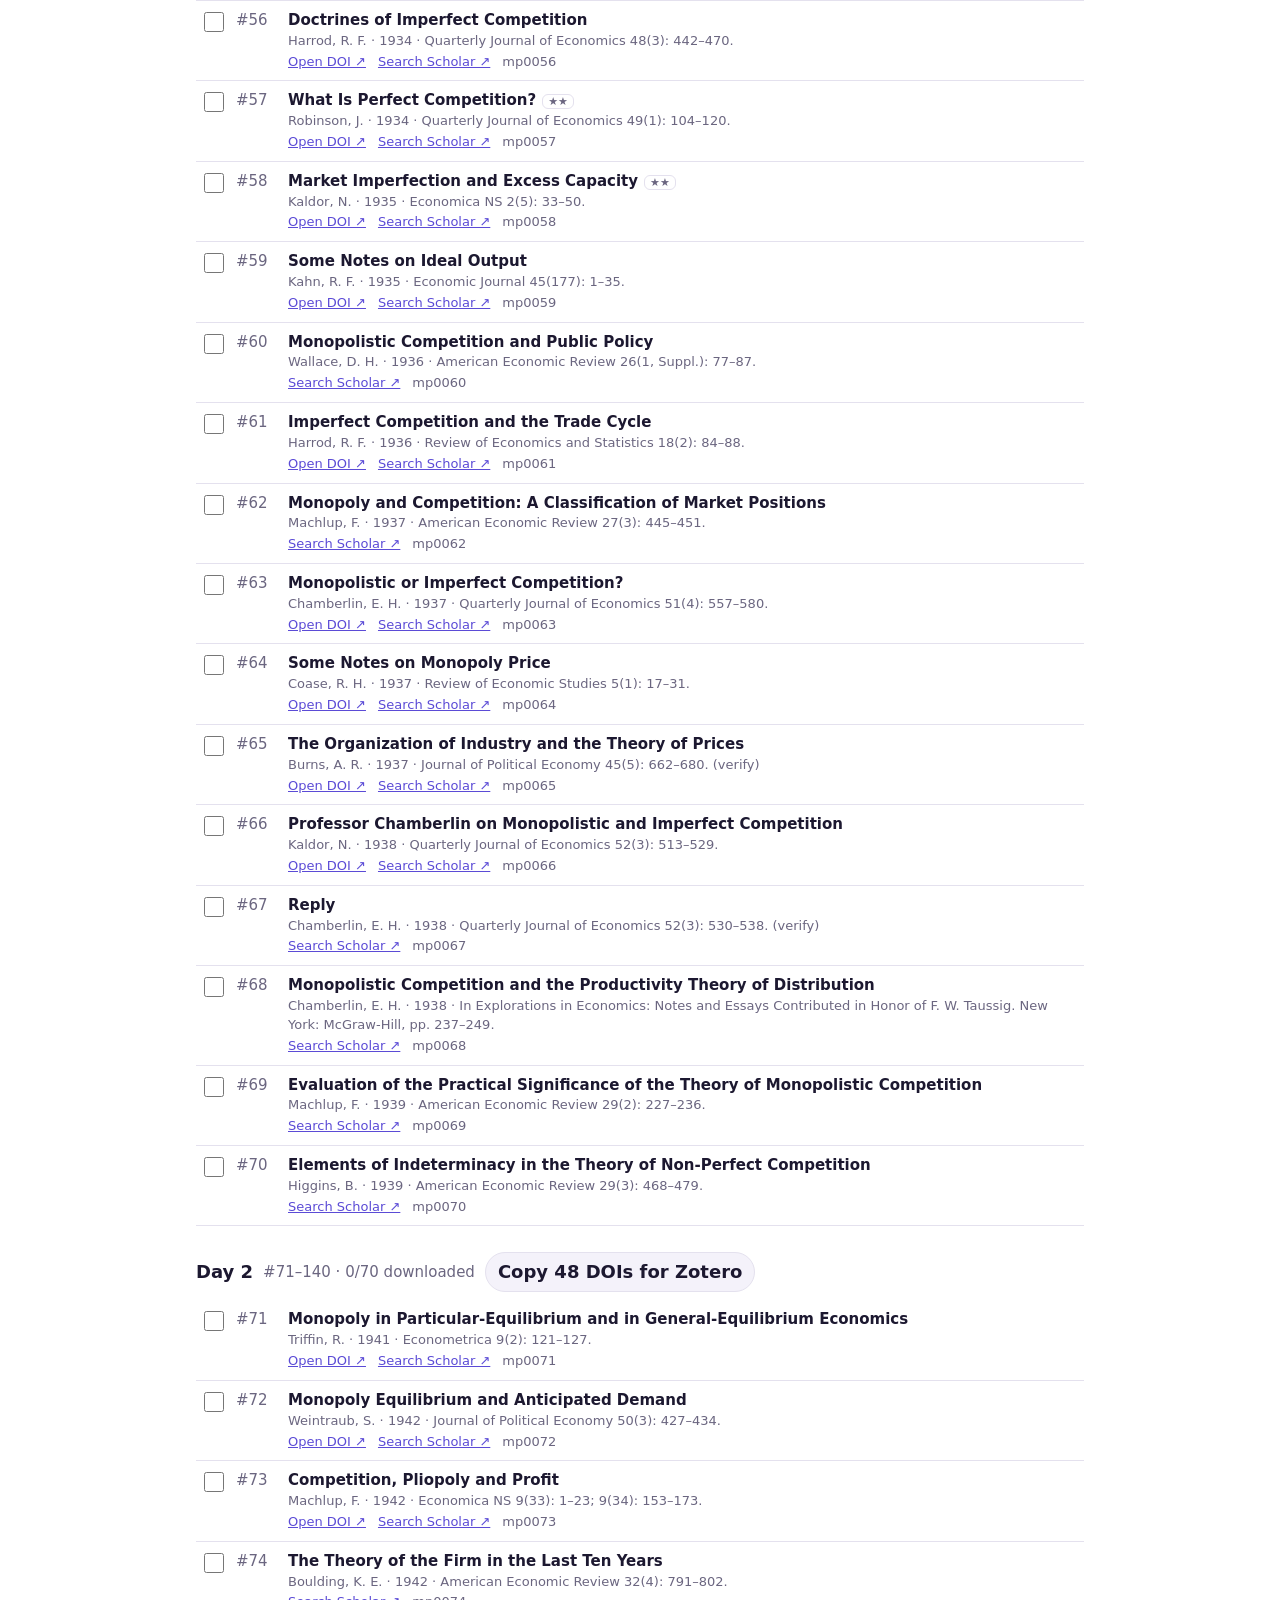
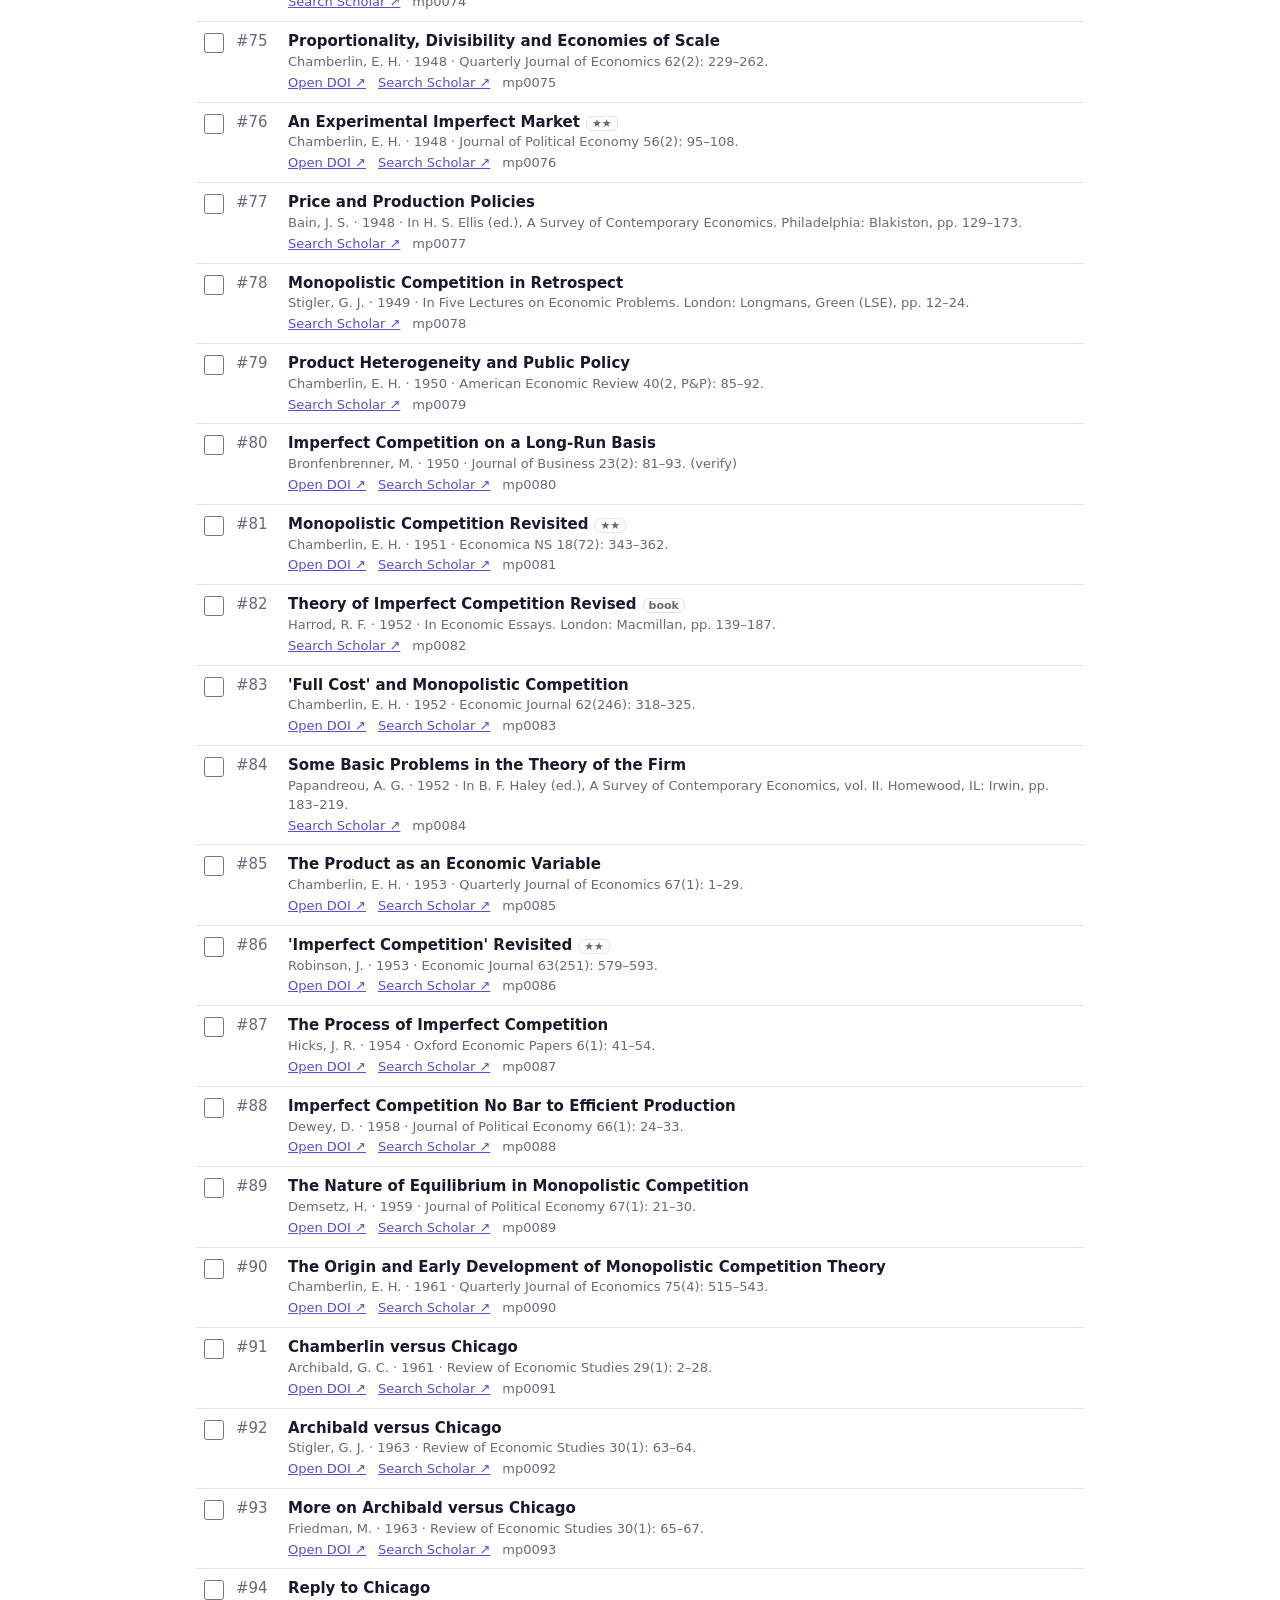
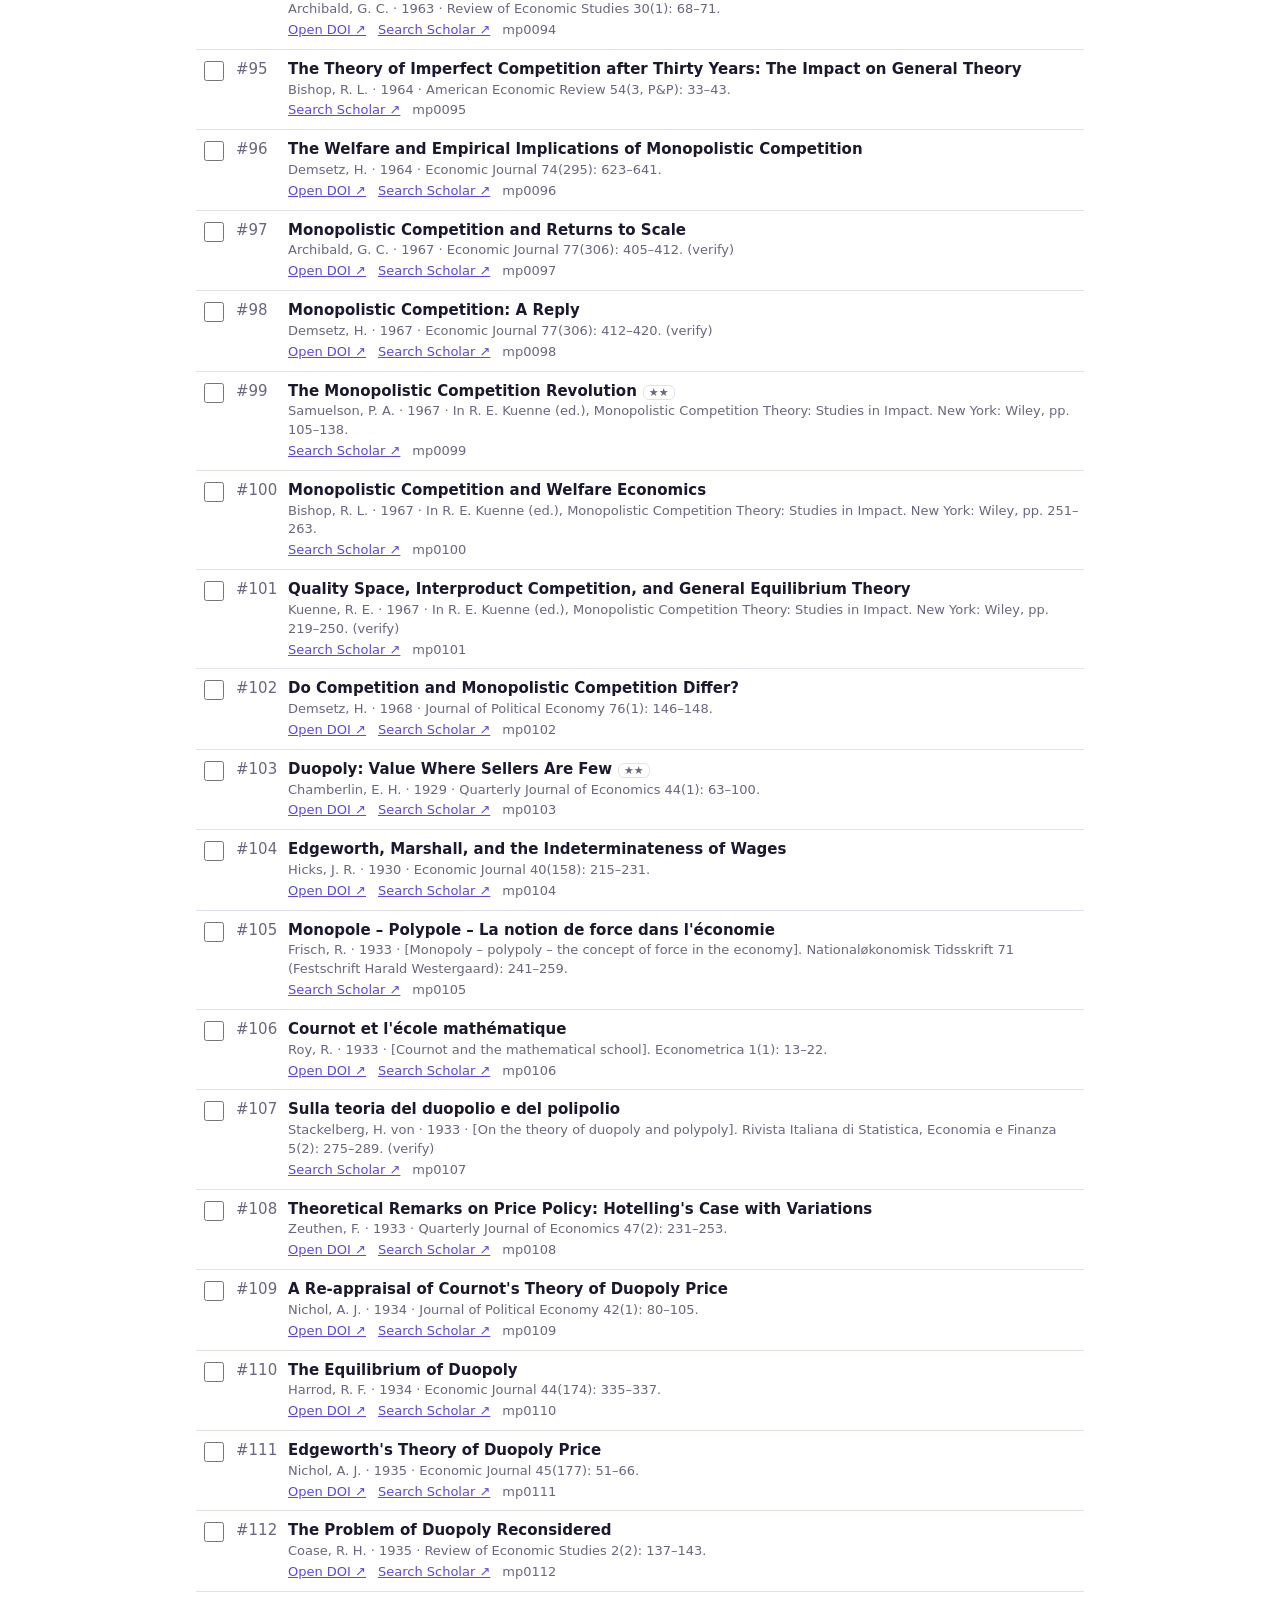
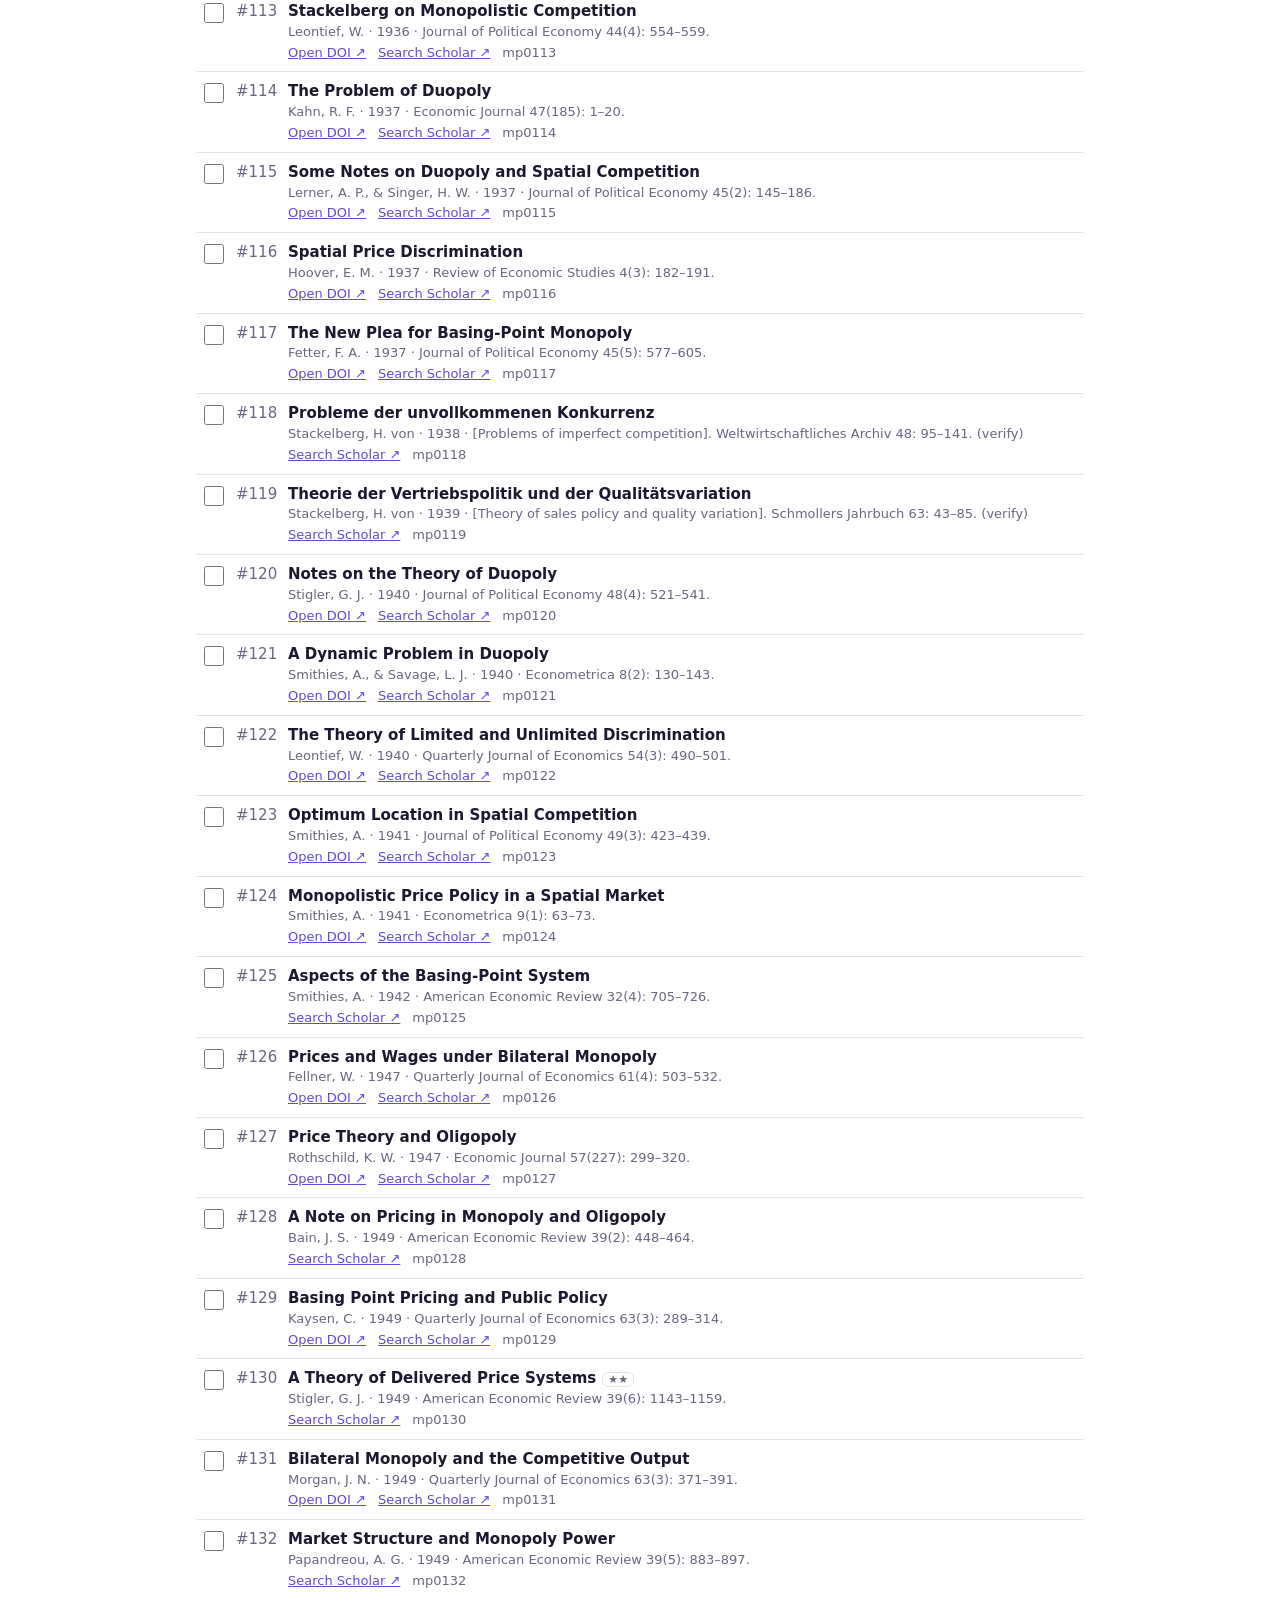
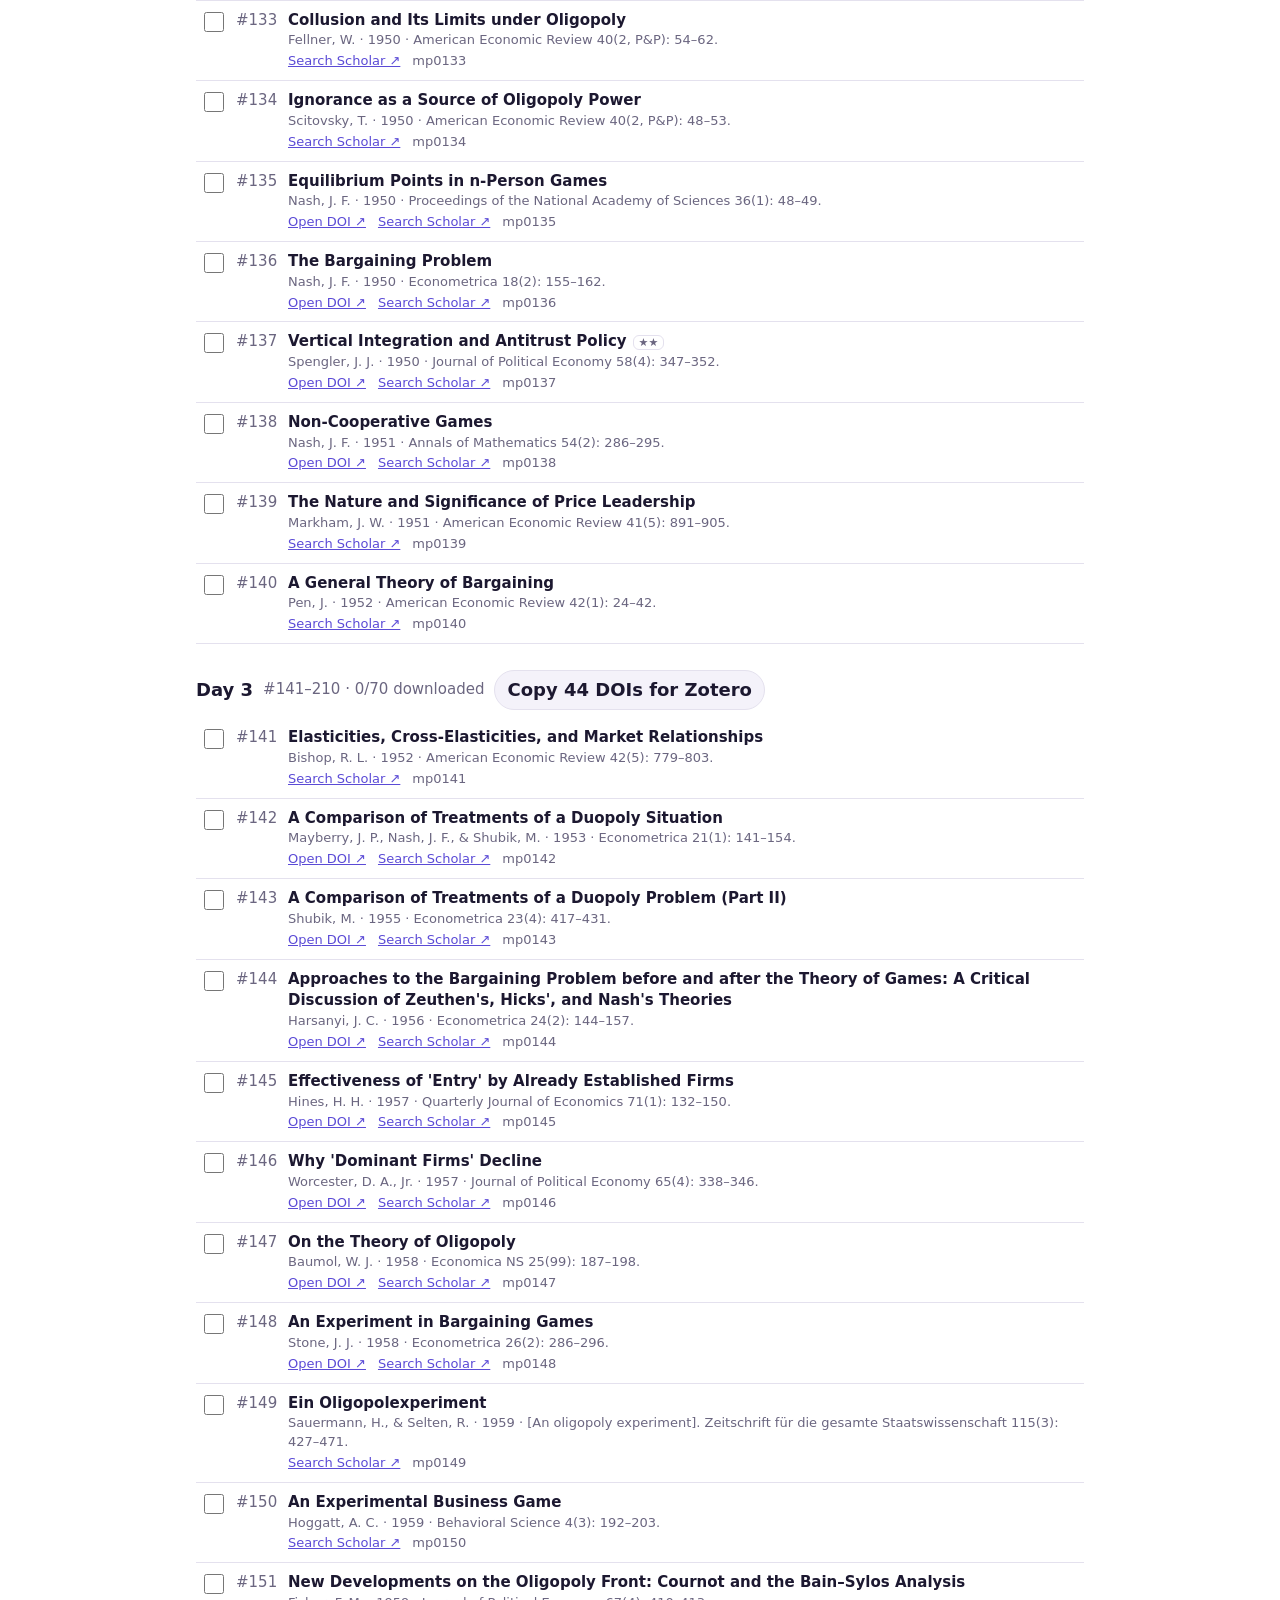
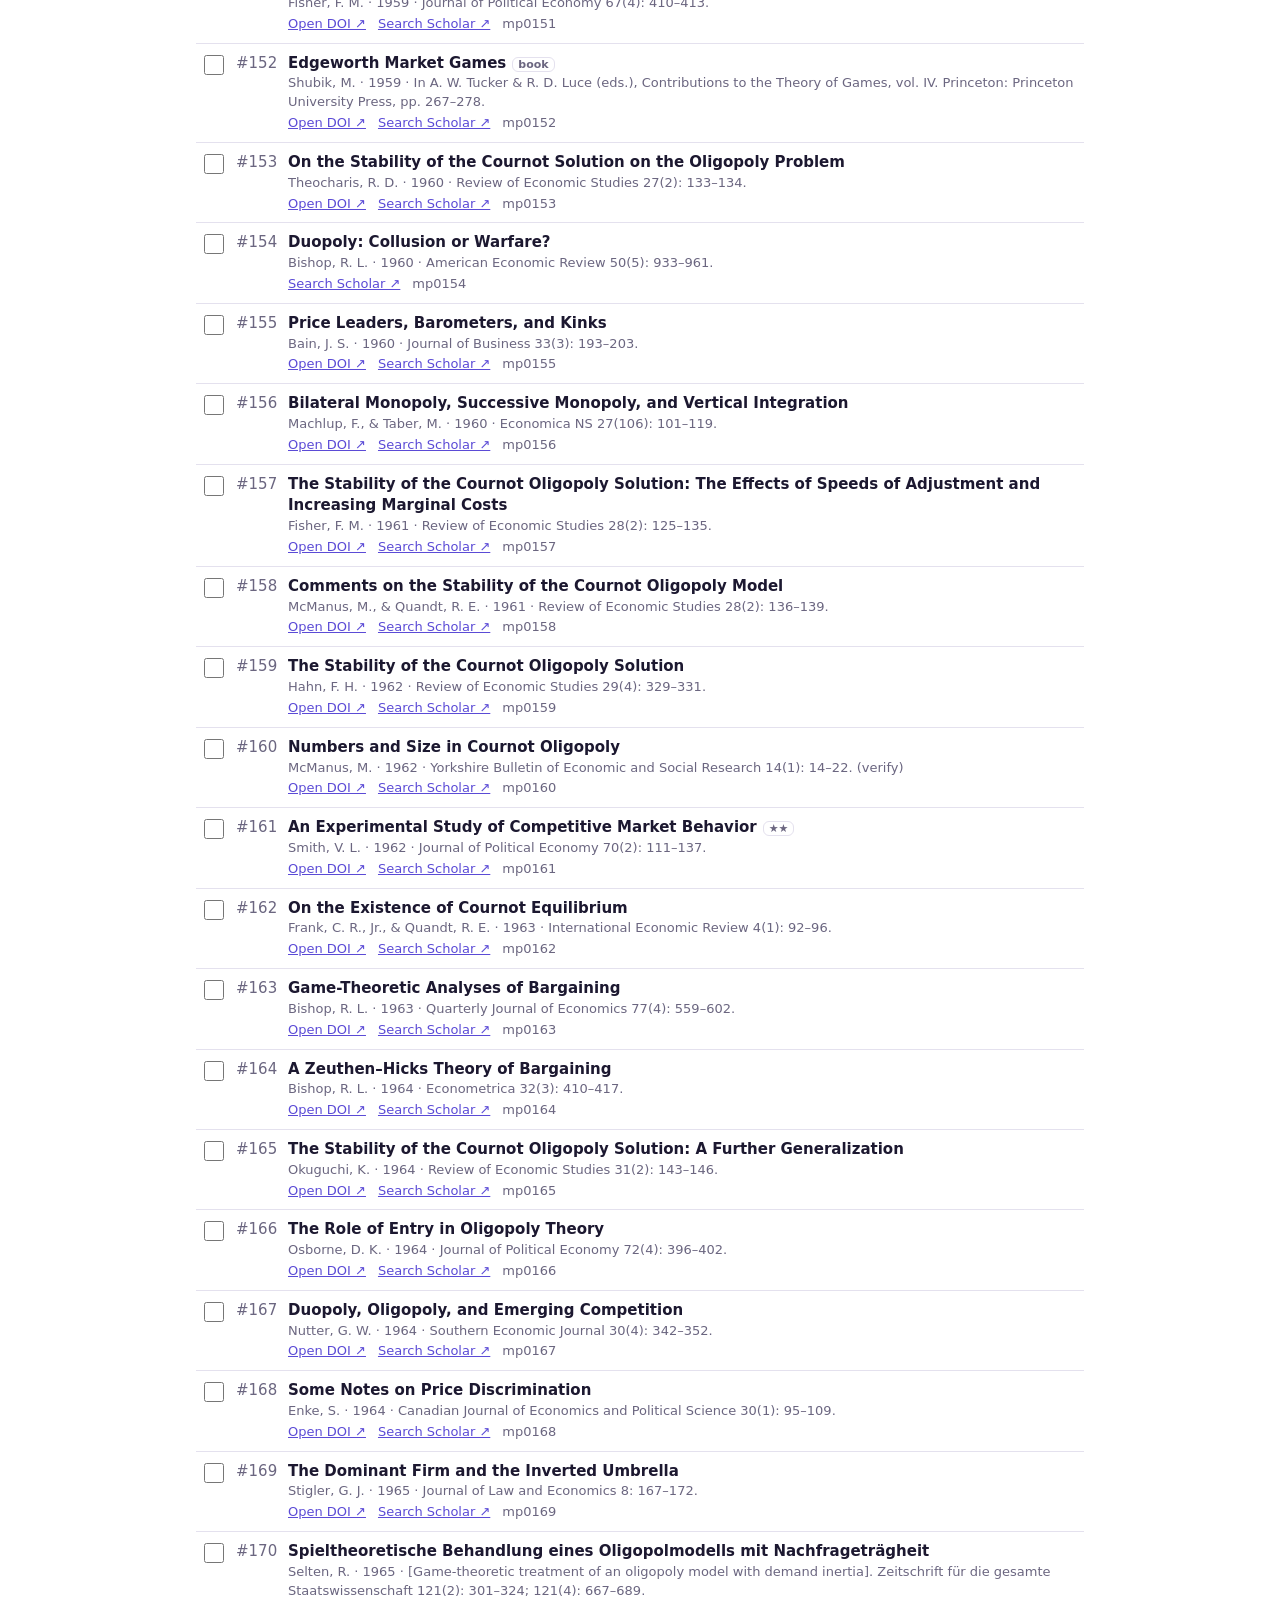
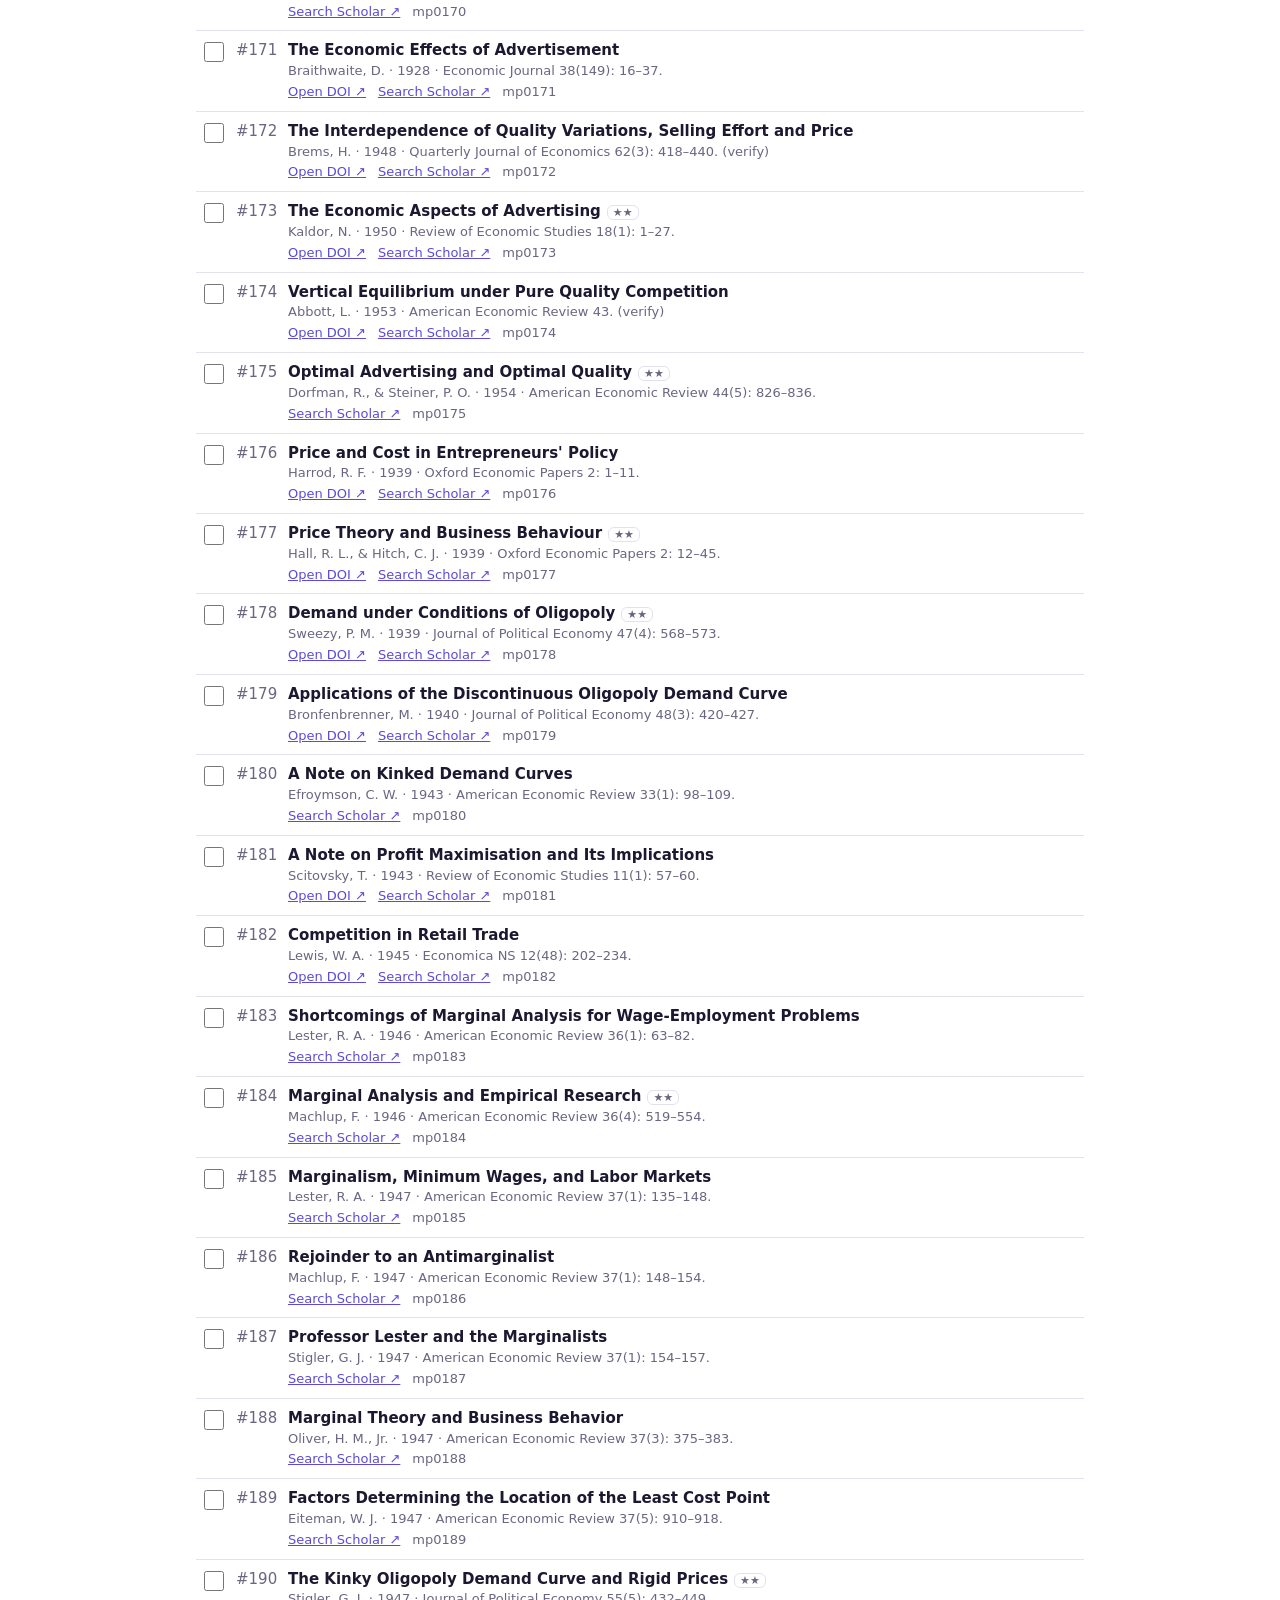
<file: downloads/classical-theory-history-of-thought.html>
<!DOCTYPE html>
<html lang="en"><head><meta charset="utf-8"><meta name="viewport" content="width=device-width,initial-scale=1">
<title>Downloads · Classical theory &amp; history of thought</title>
<style>
:root{--ink:#1c1830;--muted:#6b6680;--line:#e4e1ee;--soft:#f4f2fa;--acc:#5b4bd6;--ok:#1f9d6b;color-scheme:light dark}
@media (prefers-color-scheme:dark){:root{--ink:#ece9f7;--muted:#a19cb6;--line:#2f2b42;--soft:#211e30;--acc:#9b8cff;--ok:#43c690}body{background:#16141f}}
*{box-sizing:border-box}body{margin:0;font:15px/1.45 system-ui,-apple-system,Segoe UI,sans-serif;color:var(--ink)}
main{max-width:920px;margin:0 auto;padding:24px 16px 80px}
a{color:var(--acc)}h1{font-size:26px;margin:0 0 4px}.sub{color:var(--muted);margin:0 0 18px}
.bar{position:sticky;top:0;background:inherit;backdrop-filter:blur(8px);padding:10px 0;border-bottom:1px solid var(--line);display:flex;gap:10px;flex-wrap:wrap;align-items:center;z-index:2}
.pbar{flex:1;min-width:160px;height:8px;border-radius:9px;background:var(--soft);overflow:hidden}.pbar i{display:block;height:100%;background:var(--ok)}
button,select{font:inherit;border:1px solid var(--line);background:var(--soft);color:var(--ink);border-radius:999px;padding:6px 12px;cursor:pointer}
h2{font-size:18px;margin:26px 0 8px;display:flex;gap:10px;align-items:center;flex-wrap:wrap}h2 small{color:var(--muted);font-weight:500}
ol{list-style:none;margin:0;padding:0}li{display:grid;grid-template-columns:28px 44px 1fr;gap:8px;padding:9px 4px;border-bottom:1px solid var(--line);align-items:start}
li.done{opacity:.5}li input{width:20px;height:20px;margin-top:2px}.n{color:var(--muted);font-variant-numeric:tabular-nums}
.t{font-weight:600}.m{color:var(--muted);font-size:13px}.links{font-size:13px;display:flex;gap:12px;margin-top:2px}
.tag{font-size:11px;border:1px solid var(--line);border-radius:6px;padding:0 5px;margin-left:6px;color:var(--muted)}
.hide-done li.done{display:none}.toast{position:fixed;bottom:18px;left:50%;transform:translateX(-50%);background:var(--ink);color:var(--soft);padding:8px 14px;border-radius:10px}
</style></head><body><main>
<a href="../index.html">← Paper archive</a>
<h1>Classical theory &amp; history of thought</h1>
<p class="sub">382 papers in list order, 70 a day over 6 days. Save the PDFs into one folder with any file names; the matching script works out which is which. Tick each one as you save it (ticks are kept in this browser only).</p>
<div class="bar"><div class="pbar"><i id="pb"></i></div><span id="cnt"></span><button id="hide">Hide downloaded</button></div>
<div id="list"></div>
</main>
<script>
const ROWS=[{"n": 1, "d": 1, "id": "mp0001", "t": "De la mesure de l'utilité des travaux publics", "a": "Dupuit, J.", "y": "1844", "v": "[On the measurement of the utility of public works]. Annales des Ponts et Chaussées, 2nd ser., 8: 332–375.", "link": "https://doi.org/10.3406/rfeco.1995.978", "doi": "10.3406/rfeco.1995.978", "sch": "https://scholar.google.com/scholar?q=De+la+mesure+de+l%27utilit%C3%A9+des+travaux+publics+Dupuit", "book": false, "s": 2}, {"n": 2, "d": 1, "id": "mp0002", "t": "De l'influence des péages sur l'utilité des voies de communication", "a": "Dupuit, J.", "y": "1849", "v": "[On the influence of tolls on the utility of means of communication]. Annales des Ponts et Chaussées, 2nd ser., 17: 170–248.", "link": "", "doi": "", "sch": "https://scholar.google.com/scholar?q=De+l%27influence+des+p%C3%A9ages+sur+l%27utilit%C3%A9+des+voies+de+communication+Dupuit", "book": false, "s": 2}, {"n": 3, "d": 1, "id": "mp0003", "t": "Théorie mathématique de la richesse sociale", "a": "Bertrand, J.", "y": "1883", "v": "[review of Walras and Cournot]. Journal des Savants 67: 499–508.", "link": "", "doi": "", "sch": "https://scholar.google.com/scholar?q=Th%C3%A9orie+math%C3%A9matique+de+la+richesse+sociale+Bertrand", "book": false, "s": 2}, {"n": 4, "d": 1, "id": "mp0004", "t": "Private Monopolies and Public Rights", "a": "Hadley, A. T.", "y": "1886", "v": "Quarterly Journal of Economics 1(1): 28–44.", "link": "https://doi.org/10.2307/1883107", "doi": "10.2307/1883107", "sch": "https://scholar.google.com/scholar?q=Private+Monopolies+and+Public+Rights+Hadley", "book": false, "s": 1}, {"n": 5, "d": 1, "id": "mp0005", "t": "The Limits of Competition", "a": "Clark, J. B.", "y": "1887", "v": "Political Science Quarterly 2(1): 45–61.", "link": "https://doi.org/10.2307/2139316", "doi": "10.2307/2139316", "sch": "https://scholar.google.com/scholar?q=The+Limits+of+Competition+Clark", "book": false, "s": 1}, {"n": 6, "d": 1, "id": "mp0006", "t": "The Persistence of Competition", "a": "Giddings, F. H.", "y": "1887", "v": "Political Science Quarterly 2(1): 62–78. (verify)", "link": "https://doi.org/10.2307/2139317", "doi": "10.2307/2139317", "sch": "https://scholar.google.com/scholar?q=The+Persistence+of+Competition+Giddings", "book": false, "s": 0}, {"n": 7, "d": 1, "id": "mp0007", "t": "Relation of the State to Industrial Action", "a": "Adams, H. C.", "y": "1887", "v": "Publications of the American Economic Association 1(6): 7–85.", "link": "https://doi.org/10.1126/science.ns-9.222s.447", "doi": "10.1126/science.ns-9.222s.447", "sch": "https://scholar.google.com/scholar?q=Relation+of+the+State+to+Industrial+Action+Adams", "book": false, "s": 1}, {"n": 8, "d": 1, "id": "mp0008", "t": "Some Aspects of Competition", "a": "Marshall, A.", "y": "1890", "v": "Journal of the Royal Statistical Society 53(4): 612–643.", "link": "https://doi.org/10.2307/2979546", "doi": "10.2307/2979546", "sch": "https://scholar.google.com/scholar?q=Some+Aspects+of+Competition+Marshall", "book": false, "s": 1}, {"n": 9, "d": 1, "id": "mp0009", "t": "A Contribution to the Theory of Railway Rates", "a": "Taussig, F. W.", "y": "1891", "v": "Quarterly Journal of Economics 5(4): 438–465.", "link": "https://doi.org/10.2307/1879358", "doi": "10.2307/1879358", "sch": "https://scholar.google.com/scholar?q=A+Contribution+to+the+Theory+of+Railway+Rates+Taussig", "book": false, "s": 1}, {"n": 10, "d": 1, "id": "mp0010", "t": "Il massimo di utilità dato dalla libera concorrenza", "a": "Pareto, V.", "y": "1894", "v": "[The maximum of utility given by free competition]. Giornale degli Economisti 9: 48–66.", "link": "", "doi": "", "sch": "https://scholar.google.com/scholar?q=Il+massimo+di+utilit%C3%A0+dato+dalla+libera+concorrenza+Pareto", "book": false, "s": 0}, {"n": 11, "d": 1, "id": "mp0011", "t": "Cournot and Mathematical Economics", "a": "Fisher, I.", "y": "1898", "v": "Quarterly Journal of Economics 12(2): 119–138.", "link": "https://doi.org/10.2307/1882115", "doi": "10.2307/1882115", "sch": "https://scholar.google.com/scholar?q=Cournot+and+Mathematical+Economics+Fisher", "book": false, "s": 1}, {"n": 12, "d": 1, "id": "mp0012", "t": "Trust Literature: A Survey and Criticism", "a": "Bullock, C. J.", "y": "1901", "v": "Quarterly Journal of Economics 15(2): 167–217.", "link": "https://doi.org/10.2307/1884894", "doi": "10.2307/1884894", "sch": "https://scholar.google.com/scholar?q=Trust+Literature%3A+A+Survey+and+Criticism+Bullock", "book": false, "s": 0}, {"n": 13, "d": 1, "id": "mp0013", "t": "Monopoly and Consumers' Surplus", "a": "Pigou, A. C.", "y": "1904", "v": "Economic Journal 14(55): 388–394.", "link": "https://doi.org/10.2307/2221361", "doi": "10.2307/2221361", "sch": "https://scholar.google.com/scholar?q=Monopoly+and+Consumers%27+Surplus+Pigou", "book": false, "s": 1}, {"n": 14, "d": 1, "id": "mp0014", "t": "The Personality of Antoine Augustin Cournot", "a": "Moore, H. L.", "y": "1905", "v": "Quarterly Journal of Economics 19(3): 370–399.", "link": "https://doi.org/10.2307/1882658", "doi": "10.2307/1882658", "sch": "https://scholar.google.com/scholar?q=The+Personality+of+Antoine+Augustin+Cournot+Moore", "book": false, "s": 0}, {"n": 15, "d": 1, "id": "mp0015", "t": "Paradoxes of Competition", "a": "Moore, H. L.", "y": "1906", "v": "Quarterly Journal of Economics 20(2): 211–230.", "link": "https://doi.org/10.2307/1883653", "doi": "10.2307/1883653", "sch": "https://scholar.google.com/scholar?q=Paradoxes+of+Competition+Moore", "book": false, "s": 1}, {"n": 16, "d": 1, "id": "mp0016", "t": "Contributions to the Theory of Railway Rates", "a": "Edgeworth, F. Y.", "y": "1911", "v": "(I–IV). Economic Journal 21(83): 346–370; 21(84): 551–571; 22(86): 198–218; 23(90): 206–226. (verify pagination)", "link": "https://doi.org/10.2307/2222325", "doi": "10.2307/2222325", "sch": "https://scholar.google.com/scholar?q=Contributions+to+the+Theory+of+Railway+Rates+Edgeworth", "book": false, "s": 0}, {"n": 17, "d": 1, "id": "mp0017", "t": "Railway Rates and Joint Costs Once More", "a": "Taussig, F. W.", "y": "1913", "v": "Quarterly Journal of Economics 27(2): 378–384. (verify)", "link": "https://doi.org/10.2307/1881908", "doi": "10.2307/1881908", "sch": "https://scholar.google.com/scholar?q=Railway+Rates+and+Joint+Costs+Once+More+Taussig", "book": false, "s": 0}, {"n": 18, "d": 1, "id": "mp0018", "t": "Railway Rates and Joint Costs", "a": "Pigou, A. C.", "y": "1913", "v": "Quarterly Journal of Economics 27(3): 535–536; 27(4): 687–692. (verify)", "link": "https://doi.org/10.2307/1883449", "doi": "10.2307/1883449", "sch": "https://scholar.google.com/scholar?q=Railway+Rates+and+Joint+Costs+Pigou", "book": false, "s": 0}, {"n": 19, "d": 1, "id": "mp0019", "t": "Recent Contributions to Mathematical Economics", "a": "Edgeworth, F. Y.", "y": "1915", "v": "Economic Journal 25(97): 36–63; 25(98): 189–203.", "link": "https://doi.org/10.2307/2222169", "doi": "10.2307/2222169", "sch": "https://scholar.google.com/scholar?q=Recent+Contributions+to+Mathematical+Economics+Edgeworth", "book": false, "s": 0}, {"n": 20, "d": 1, "id": "mp0020", "t": "The Mathematical Economics of Professor Amoroso", "a": "Edgeworth, F. Y.", "y": "1922", "v": "Economic Journal 32(127): 400–407.", "link": "https://doi.org/10.2307/2222968", "doi": "10.2307/2222968", "sch": "https://scholar.google.com/scholar?q=The+Mathematical+Economics+of+Professor+Amoroso+Edgeworth", "book": false, "s": 1}, {"n": 21, "d": 1, "id": "mp0021", "t": "The Revised Doctrine of Marginal Social Product", "a": "Edgeworth, F. Y.", "y": "1925", "v": "Economic Journal 35(137): 30–39.", "link": "https://doi.org/10.2307/2222578", "doi": "10.2307/2222578", "sch": "https://scholar.google.com/scholar?q=The+Revised+Doctrine+of+Marginal+Social+Product+Edgeworth", "book": false, "s": 0}, {"n": 22, "d": 1, "id": "mp0022", "t": "Mathematische Nationalökonomie", "a": "Wicksell, K.", "y": "1927", "v": "[Mathematical economics; review of Bowley]. Archiv für Sozialwissenschaft und Sozialpolitik 58: 252–281. (verify)", "link": "", "doi": "", "sch": "https://scholar.google.com/scholar?q=Mathematische+National%C3%B6konomie+Wicksell", "book": false, "s": 0}, {"n": 23, "d": 1, "id": "mp0023", "t": "Bilateral Monopoly", "a": "Bowley, A. L.", "y": "1928", "v": "Economic Journal 38(152): 651–659.", "link": "https://doi.org/10.2307/2224123", "doi": "10.2307/2224123", "sch": "https://scholar.google.com/scholar?q=Bilateral+Monopoly+Bowley", "book": false, "s": 1}, {"n": 24, "d": 1, "id": "mp0024", "t": "The Influence of Dumping on Monopoly Price", "a": "Yntema, T. O.", "y": "1928", "v": "Journal of Political Economy 36(6): 686–698.", "link": "https://doi.org/10.1086/253986", "doi": "10.1086/253986", "sch": "https://scholar.google.com/scholar?q=The+Influence+of+Dumping+on+Monopoly+Price+Yntema", "book": false, "s": 1}, {"n": 25, "d": 1, "id": "mp0025", "t": "La curva statica di offerta", "a": "Amoroso, L.", "y": "1930", "v": "[The static supply curve]. Giornale degli Economisti e Rivista di Statistica 70(1): 1–26.", "link": "", "doi": "", "sch": "https://scholar.google.com/scholar?q=La+curva+statica+di+offerta+Amoroso", "book": false, "s": 1}, {"n": 26, "d": 1, "id": "mp0026", "t": "Pigou's Wealth and Welfare", "a": "Young, A. A.", "y": "1913", "v": "Quarterly Journal of Economics 27(4): 672–686.", "link": "https://doi.org/10.2307/1883448", "doi": "10.2307/1883448", "sch": "https://scholar.google.com/scholar?q=Pigou%27s+Wealth+and+Welfare+Young", "book": false, "s": 1}, {"n": 27, "d": 1, "id": "mp0027", "t": "Of Empty Economic Boxes", "a": "Clapham, J. H.", "y": "1922", "v": "Economic Journal 32(127): 305–314.", "link": "https://doi.org/10.2307/2222943", "doi": "10.2307/2222943", "sch": "https://scholar.google.com/scholar?q=Of+Empty+Economic+Boxes+Clapham", "book": false, "s": 1}, {"n": 28, "d": 1, "id": "mp0028", "t": "Empty Economic Boxes: A Reply", "a": "Pigou, A. C.", "y": "1922", "v": "Economic Journal 32(128): 458–465.", "link": "https://doi.org/10.2307/2223427", "doi": "10.2307/2223427", "sch": "https://scholar.google.com/scholar?q=Empty+Economic+Boxes%3A+A+Reply+Pigou", "book": false, "s": 1}, {"n": 29, "d": 1, "id": "mp0029", "t": "The Economic Boxes: A Rejoinder", "a": "Clapham, J. H.", "y": "1922", "v": "Economic Journal 32(128): 560–563.", "link": "", "doi": "", "sch": "https://scholar.google.com/scholar?q=The+Economic+Boxes%3A+A+Rejoinder+Clapham", "book": false, "s": 0}, {"n": 30, "d": 1, "id": "mp0030", "t": "Some Fallacies in the Interpretation of Social Cost", "a": "Knight, F. H.", "y": "1924", "v": "Quarterly Journal of Economics 38(4): 582–606.", "link": "https://doi.org/10.2307/1884592", "doi": "10.2307/1884592", "sch": "https://scholar.google.com/scholar?q=Some+Fallacies+in+the+Interpretation+of+Social+Cost+Knight", "book": false, "s": 1}, {"n": 31, "d": 1, "id": "mp0031", "t": "Those Empty Boxes", "a": "Robertson, D. H.", "y": "1924", "v": "Economic Journal 34(133): 16–31.", "link": "https://doi.org/10.2307/2222616", "doi": "10.2307/2222616", "sch": "https://scholar.google.com/scholar?q=Those+Empty+Boxes+Robertson", "book": false, "s": 1}, {"n": 32, "d": 1, "id": "mp0032", "t": "Sulle relazioni fra costo e quantità prodotta", "a": "Sraffa, P.", "y": "1925", "v": "[On the relations between cost and quantity produced]. Annali di Economia 2: 277–328.", "link": "", "doi": "", "sch": "https://scholar.google.com/scholar?q=Sulle+relazioni+fra+costo+e+quantit%C3%A0+prodotta+Sraffa", "book": false, "s": 2}, {"n": 33, "d": 1, "id": "mp0033", "t": "The Laws of Diminishing and Increasing Cost", "a": "Pigou, A. C.", "y": "1927", "v": "Economic Journal 37(146): 188–197.", "link": "https://doi.org/10.2307/2224353", "doi": "10.2307/2224353", "sch": "https://scholar.google.com/scholar?q=The+Laws+of+Diminishing+and+Increasing+Cost+Pigou", "book": false, "s": 0}, {"n": 34, "d": 1, "id": "mp0034", "t": "The Representative Firm", "a": "Robbins, L.", "y": "1928", "v": "Economic Journal 38(151): 387–404.", "link": "https://doi.org/10.2307/2224316", "doi": "10.2307/2224316", "sch": "https://scholar.google.com/scholar?q=The+Representative+Firm+Robbins", "book": false, "s": 1}, {"n": 35, "d": 1, "id": "mp0035", "t": "An Analysis of Supply", "a": "Pigou, A. C.", "y": "1928", "v": "Economic Journal 38(150): 238–257.", "link": "https://doi.org/10.2307/2223864", "doi": "10.2307/2223864", "sch": "https://scholar.google.com/scholar?q=An+Analysis+of+Supply+Pigou", "book": false, "s": 1}, {"n": 36, "d": 1, "id": "mp0036", "t": "Varying Costs and Marginal Net Products", "a": "Shove, G. F.", "y": "1928", "v": "Economic Journal 38(150): 258–266.", "link": "https://doi.org/10.2307/2223865", "doi": "10.2307/2223865", "sch": "https://scholar.google.com/scholar?q=Varying+Costs+and+Marginal+Net+Products+Shove", "book": false, "s": 1}, {"n": 37, "d": 1, "id": "mp0037", "t": "Increasing Returns and Economic Progress", "a": "Young, A. A.", "y": "1928", "v": "Economic Journal 38(152): 527–542.", "link": "https://doi.org/10.2307/2224097", "doi": "10.2307/2224097", "sch": "https://scholar.google.com/scholar?q=Increasing+Returns+and+Economic+Progress+Young", "book": false, "s": 2}, {"n": 38, "d": 1, "id": "mp0038", "t": "Increasing Returns and the Representative Firm: The Trees of the Forest", "a": "Robertson, D. H.", "y": "1930", "v": "Economic Journal 40(157): 80–89.", "link": "https://doi.org/10.2307/2223643", "doi": "10.2307/2223643", "sch": "https://scholar.google.com/scholar?q=Increasing+Returns+and+the+Representative+Firm%3A+The+Trees+of+the+Forest+Robertson", "book": false, "s": 1}, {"n": 39, "d": 1, "id": "mp0039", "t": "Increasing Returns and the Representative Firm: A Criticism", "a": "Sraffa, P.", "y": "1930", "v": "and \"Rejoinder.\" Economic Journal 40(157): 89–93.", "link": "https://doi.org/10.2307/2223643", "doi": "10.2307/2223643", "sch": "https://scholar.google.com/scholar?q=Increasing+Returns+and+the+Representative+Firm%3A+A+Criticism+Sraffa", "book": false, "s": 1}, {"n": 40, "d": 1, "id": "mp0040", "t": "Increasing Returns and the Representative Firm: The Representative Firm and Increasing Returns", "a": "Shove, G. F.", "y": "1930", "v": "Economic Journal 40(157): 94–116.", "link": "https://doi.org/10.2307/2223643", "doi": "10.2307/2223643", "sch": "https://scholar.google.com/scholar?q=Increasing+Returns+and+the+Representative+Firm%3A+The+Representative+Firm+and+Increasing+Returns+Shove", "book": false, "s": 1}, {"n": 41, "d": 1, "id": "mp0041", "t": "Notes on Supply", "a": "Harrod, R. F.", "y": "1930", "v": "Economic Journal 40(158): 232–241.", "link": "https://doi.org/10.2307/2223934", "doi": "10.2307/2223934", "sch": "https://scholar.google.com/scholar?q=Notes+on+Supply+Harrod", "book": false, "s": 1}, {"n": 42, "d": 1, "id": "mp0042", "t": "Cost Curves and Supply Curves", "a": "Viner, J.", "y": "1931", "v": "Zeitschrift für Nationalökonomie 3(1): 23–46.", "link": "https://doi.org/10.1007/bf01316299", "doi": "10.1007/bf01316299", "sch": "https://scholar.google.com/scholar?q=Cost+Curves+and+Supply+Curves+Viner", "book": false, "s": 2}, {"n": 43, "d": 1, "id": "mp0043", "t": "The Law of Decreasing Costs", "a": "Harrod, R. F.", "y": "1931", "v": "Economic Journal 41(164): 566–576.", "link": "https://doi.org/10.2307/2223981", "doi": "10.2307/2223981", "sch": "https://scholar.google.com/scholar?q=The+Law+of+Decreasing+Costs+Harrod", "book": false, "s": 0}, {"n": 44, "d": 1, "id": "mp0044", "t": "Imperfect Competition and Falling Supply Price", "a": "Robinson, J.", "y": "1932", "v": "Economic Journal 42(168): 544–554.", "link": "https://doi.org/10.2307/2223779", "doi": "10.2307/2223779", "sch": "https://scholar.google.com/scholar?q=Imperfect+Competition+and+Falling+Supply+Price+Robinson", "book": false, "s": 0}, {"n": 45, "d": 1, "id": "mp0045", "t": "A Further Note on Decreasing Costs", "a": "Harrod, R. F.", "y": "1933", "v": "Economic Journal 43(170): 337–341.", "link": "https://doi.org/10.2307/2224496", "doi": "10.2307/2224496", "sch": "https://scholar.google.com/scholar?q=A+Further+Note+on+Decreasing+Costs+Harrod", "book": false, "s": 0}, {"n": 46, "d": 1, "id": "mp0046", "t": "A Note on Imperfect Competition", "a": "Pigou, A. C.", "y": "1933", "v": "Economic Journal 43(169): 108–112.", "link": "https://doi.org/10.2307/2224066", "doi": "10.2307/2224066", "sch": "https://scholar.google.com/scholar?q=A+Note+on+Imperfect+Competition+Pigou", "book": false, "s": 0}, {"n": 47, "d": 1, "id": "mp0047", "t": "The Imperfection of the Market: A Further Note", "a": "Shove, G. F.", "y": "1933", "v": "Economic Journal 43(169): 113–124.", "link": "https://doi.org/10.2307/2224067", "doi": "10.2307/2224067", "sch": "https://scholar.google.com/scholar?q=The+Imperfection+of+the+Market%3A+A+Further+Note+Shove", "book": false, "s": 1}, {"n": 48, "d": 1, "id": "mp0048", "t": "Remarks upon Certain Aspects of the Theory of Costs", "a": "Robbins, L.", "y": "1934", "v": "Economic Journal 44(173): 1–18.", "link": "https://doi.org/10.2307/2224723", "doi": "10.2307/2224723", "sch": "https://scholar.google.com/scholar?q=Remarks+upon+Certain+Aspects+of+the+Theory+of+Costs+Robbins", "book": false, "s": 1}, {"n": 49, "d": 1, "id": "mp0049", "t": "The Equilibrium of the Firm", "a": "Kaldor, N.", "y": "1934", "v": "Economic Journal 44(173): 60–76.", "link": "https://doi.org/10.2307/2224727", "doi": "10.2307/2224727", "sch": "https://scholar.google.com/scholar?q=The+Equilibrium+of+the+Firm+Kaldor", "book": false, "s": 1}, {"n": 50, "d": 1, "id": "mp0050", "t": "Euler's Theorem and the Problem of Distribution", "a": "Robinson, J.", "y": "1934", "v": "Economic Journal 44(175): 398–414.", "link": "https://doi.org/10.2307/2225401", "doi": "10.2307/2225401", "sch": "https://scholar.google.com/scholar?q=Euler%27s+Theorem+and+the+Problem+of+Distribution+Robinson", "book": false, "s": 0}, {"n": 51, "d": 1, "id": "mp0051", "t": "Rising Supply Price", "a": "Robinson, J.", "y": "1941", "v": "Economica NS 8(29): 1–8.", "link": "https://doi.org/10.2307/2549518", "doi": "10.2307/2549518", "sch": "https://scholar.google.com/scholar?q=Rising+Supply+Price+Robinson", "book": false, "s": 0}, {"n": 52, "d": 1, "id": "mp0052", "t": "The Place of Marshall's Principles in the Development of Economic Theory", "a": "Shove, G. F.", "y": "1942", "v": "Economic Journal 52(208): 294–329.", "link": "https://doi.org/10.2307/2226235", "doi": "10.2307/2226235", "sch": "https://scholar.google.com/scholar?q=The+Place+of+Marshall%27s+Principles+in+the+Development+of+Economic+Theory+Shove", "book": false, "s": 1}, {"n": 53, "d": 1, "id": "mp0053", "t": "Mrs. Robinson's 'Economics of Imperfect Competition'", "a": "Kaldor, N.", "y": "1934", "v": "Economica NS 1(3): 335–341.", "link": "https://doi.org/10.2307/2548808", "doi": "10.2307/2548808", "sch": "https://scholar.google.com/scholar?q=Mrs.+Robinson%27s+%27Economics+of+Imperfect+Competition%27+Kaldor", "book": false, "s": 1}, {"n": 54, "d": 1, "id": "mp0054", "t": "Robinson's Economics of Imperfect Competition", "a": "Schumpeter, J. A.", "y": "1934", "v": "Journal of Political Economy 42(2): 249–257.", "link": "https://doi.org/10.1086/254595", "doi": "10.1086/254595", "sch": "https://scholar.google.com/scholar?q=Robinson%27s+Economics+of+Imperfect+Competition+Schumpeter", "book": false, "s": 1}, {"n": 55, "d": 1, "id": "mp0055", "t": "Professor Chamberlin's Theory of Limited Competition", "a": "Nichol, A. J.", "y": "1934", "v": "Quarterly Journal of Economics 48(2): 317–337.", "link": "https://doi.org/10.2307/1885611", "doi": "10.2307/1885611", "sch": "https://scholar.google.com/scholar?q=Professor+Chamberlin%27s+Theory+of+Limited+Competition+Nichol", "book": false, "s": 1}, {"n": 56, "d": 1, "id": "mp0056", "t": "Doctrines of Imperfect Competition", "a": "Harrod, R. F.", "y": "1934", "v": "Quarterly Journal of Economics 48(3): 442–470.", "link": "https://doi.org/10.2307/1882823", "doi": "10.2307/1882823", "sch": "https://scholar.google.com/scholar?q=Doctrines+of+Imperfect+Competition+Harrod", "book": false, "s": 1}, {"n": 57, "d": 1, "id": "mp0057", "t": "What Is Perfect Competition?", "a": "Robinson, J.", "y": "1934", "v": "Quarterly Journal of Economics 49(1): 104–120.", "link": "https://doi.org/10.2307/1883878", "doi": "10.2307/1883878", "sch": "https://scholar.google.com/scholar?q=What+Is+Perfect+Competition%3F+Robinson", "book": false, "s": 2}, {"n": 58, "d": 1, "id": "mp0058", "t": "Market Imperfection and Excess Capacity", "a": "Kaldor, N.", "y": "1935", "v": "Economica NS 2(5): 33–50.", "link": "https://doi.org/10.2307/2549105", "doi": "10.2307/2549105", "sch": "https://scholar.google.com/scholar?q=Market+Imperfection+and+Excess+Capacity+Kaldor", "book": false, "s": 2}, {"n": 59, "d": 1, "id": "mp0059", "t": "Some Notes on Ideal Output", "a": "Kahn, R. F.", "y": "1935", "v": "Economic Journal 45(177): 1–35.", "link": "https://doi.org/10.2307/2224577", "doi": "10.2307/2224577", "sch": "https://scholar.google.com/scholar?q=Some+Notes+on+Ideal+Output+Kahn", "book": false, "s": 1}, {"n": 60, "d": 1, "id": "mp0060", "t": "Monopolistic Competition and Public Policy", "a": "Wallace, D. H.", "y": "1936", "v": "American Economic Review 26(1, Suppl.): 77–87.", "link": "", "doi": "", "sch": "https://scholar.google.com/scholar?q=Monopolistic+Competition+and+Public+Policy+Wallace", "book": false, "s": 0}, {"n": 61, "d": 1, "id": "mp0061", "t": "Imperfect Competition and the Trade Cycle", "a": "Harrod, R. F.", "y": "1936", "v": "Review of Economics and Statistics 18(2): 84–88.", "link": "https://doi.org/10.2307/1927586", "doi": "10.2307/1927586", "sch": "https://scholar.google.com/scholar?q=Imperfect+Competition+and+the+Trade+Cycle+Harrod", "book": false, "s": 0}, {"n": 62, "d": 1, "id": "mp0062", "t": "Monopoly and Competition: A Classification of Market Positions", "a": "Machlup, F.", "y": "1937", "v": "American Economic Review 27(3): 445–451.", "link": "", "doi": "", "sch": "https://scholar.google.com/scholar?q=Monopoly+and+Competition%3A+A+Classification+of+Market+Positions+Machlup", "book": false, "s": 1}, {"n": 63, "d": 1, "id": "mp0063", "t": "Monopolistic or Imperfect Competition?", "a": "Chamberlin, E. H.", "y": "1937", "v": "Quarterly Journal of Economics 51(4): 557–580.", "link": "https://doi.org/10.2307/1881679", "doi": "10.2307/1881679", "sch": "https://scholar.google.com/scholar?q=Monopolistic+or+Imperfect+Competition%3F+Chamberlin", "book": false, "s": 1}, {"n": 64, "d": 1, "id": "mp0064", "t": "Some Notes on Monopoly Price", "a": "Coase, R. H.", "y": "1937", "v": "Review of Economic Studies 5(1): 17–31.", "link": "https://doi.org/10.2307/2967577", "doi": "10.2307/2967577", "sch": "https://scholar.google.com/scholar?q=Some+Notes+on+Monopoly+Price+Coase", "book": false, "s": 1}, {"n": 65, "d": 1, "id": "mp0065", "t": "The Organization of Industry and the Theory of Prices", "a": "Burns, A. R.", "y": "1937", "v": "Journal of Political Economy 45(5): 662–680. (verify)", "link": "https://doi.org/10.1086/255115", "doi": "10.1086/255115", "sch": "https://scholar.google.com/scholar?q=The+Organization+of+Industry+and+the+Theory+of+Prices+Burns", "book": false, "s": 0}, {"n": 66, "d": 1, "id": "mp0066", "t": "Professor Chamberlin on Monopolistic and Imperfect Competition", "a": "Kaldor, N.", "y": "1938", "v": "Quarterly Journal of Economics 52(3): 513–529.", "link": "https://doi.org/10.2307/1884087", "doi": "10.2307/1884087", "sch": "https://scholar.google.com/scholar?q=Professor+Chamberlin+on+Monopolistic+and+Imperfect+Competition+Kaldor", "book": false, "s": 1}, {"n": 67, "d": 1, "id": "mp0067", "t": "Reply", "a": "Chamberlin, E. H.", "y": "1938", "v": "Quarterly Journal of Economics 52(3): 530–538. (verify)", "link": "", "doi": "", "sch": "https://scholar.google.com/scholar?q=Reply+Chamberlin", "book": false, "s": 0}, {"n": 68, "d": 1, "id": "mp0068", "t": "Monopolistic Competition and the Productivity Theory of Distribution", "a": "Chamberlin, E. H.", "y": "1938", "v": "In Explorations in Economics: Notes and Essays Contributed in Honor of F. W. Taussig. New York: McGraw-Hill, pp. 237–249.", "link": "", "doi": "", "sch": "https://scholar.google.com/scholar?q=Monopolistic+Competition+and+the+Productivity+Theory+of+Distribution+Chamberlin", "book": false, "s": 0}, {"n": 69, "d": 1, "id": "mp0069", "t": "Evaluation of the Practical Significance of the Theory of Monopolistic Competition", "a": "Machlup, F.", "y": "1939", "v": "American Economic Review 29(2): 227–236.", "link": "", "doi": "", "sch": "https://scholar.google.com/scholar?q=Evaluation+of+the+Practical+Significance+of+the+Theory+of+Monopolistic+Competition+Machlup", "book": false, "s": 1}, {"n": 70, "d": 1, "id": "mp0070", "t": "Elements of Indeterminacy in the Theory of Non-Perfect Competition", "a": "Higgins, B.", "y": "1939", "v": "American Economic Review 29(3): 468–479.", "link": "", "doi": "", "sch": "https://scholar.google.com/scholar?q=Elements+of+Indeterminacy+in+the+Theory+of+Non-Perfect+Competition+Higgins", "book": false, "s": 0}, {"n": 71, "d": 2, "id": "mp0071", "t": "Monopoly in Particular-Equilibrium and in General-Equilibrium Economics", "a": "Triffin, R.", "y": "1941", "v": "Econometrica 9(2): 121–127.", "link": "https://doi.org/10.2307/1906873", "doi": "10.2307/1906873", "sch": "https://scholar.google.com/scholar?q=Monopoly+in+Particular-Equilibrium+and+in+General-Equilibrium+Economics+Triffin", "book": false, "s": 1}, {"n": 72, "d": 2, "id": "mp0072", "t": "Monopoly Equilibrium and Anticipated Demand", "a": "Weintraub, S.", "y": "1942", "v": "Journal of Political Economy 50(3): 427–434.", "link": "https://doi.org/10.1086/255881", "doi": "10.1086/255881", "sch": "https://scholar.google.com/scholar?q=Monopoly+Equilibrium+and+Anticipated+Demand+Weintraub", "book": false, "s": 0}, {"n": 73, "d": 2, "id": "mp0073", "t": "Competition, Pliopoly and Profit", "a": "Machlup, F.", "y": "1942", "v": "Economica NS 9(33): 1–23; 9(34): 153–173.", "link": "https://doi.org/10.2307/2549807", "doi": "10.2307/2549807", "sch": "https://scholar.google.com/scholar?q=Competition%2C+Pliopoly+and+Profit+Machlup", "book": false, "s": 1}, {"n": 74, "d": 2, "id": "mp0074", "t": "The Theory of the Firm in the Last Ten Years", "a": "Boulding, K. E.", "y": "1942", "v": "American Economic Review 32(4): 791–802.", "link": "", "doi": "", "sch": "https://scholar.google.com/scholar?q=The+Theory+of+the+Firm+in+the+Last+Ten+Years+Boulding", "book": false, "s": 1}, {"n": 75, "d": 2, "id": "mp0075", "t": "Proportionality, Divisibility and Economies of Scale", "a": "Chamberlin, E. H.", "y": "1948", "v": "Quarterly Journal of Economics 62(2): 229–262.", "link": "https://doi.org/10.2307/1883221", "doi": "10.2307/1883221", "sch": "https://scholar.google.com/scholar?q=Proportionality%2C+Divisibility+and+Economies+of+Scale+Chamberlin", "book": false, "s": 0}, {"n": 76, "d": 2, "id": "mp0076", "t": "An Experimental Imperfect Market", "a": "Chamberlin, E. H.", "y": "1948", "v": "Journal of Political Economy 56(2): 95–108.", "link": "https://doi.org/10.1086/256654", "doi": "10.1086/256654", "sch": "https://scholar.google.com/scholar?q=An+Experimental+Imperfect+Market+Chamberlin", "book": false, "s": 2}, {"n": 77, "d": 2, "id": "mp0077", "t": "Price and Production Policies", "a": "Bain, J. S.", "y": "1948", "v": "In H. S. Ellis (ed.), A Survey of Contemporary Economics. Philadelphia: Blakiston, pp. 129–173.", "link": "", "doi": "", "sch": "https://scholar.google.com/scholar?q=Price+and+Production+Policies+Bain", "book": false, "s": 1}, {"n": 78, "d": 2, "id": "mp0078", "t": "Monopolistic Competition in Retrospect", "a": "Stigler, G. J.", "y": "1949", "v": "In Five Lectures on Economic Problems. London: Longmans, Green (LSE), pp. 12–24.", "link": "", "doi": "", "sch": "https://scholar.google.com/scholar?q=Monopolistic+Competition+in+Retrospect+Stigler", "book": false, "s": 1}, {"n": 79, "d": 2, "id": "mp0079", "t": "Product Heterogeneity and Public Policy", "a": "Chamberlin, E. H.", "y": "1950", "v": "American Economic Review 40(2, P&P): 85–92.", "link": "", "doi": "", "sch": "https://scholar.google.com/scholar?q=Product+Heterogeneity+and+Public+Policy+Chamberlin", "book": false, "s": 1}, {"n": 80, "d": 2, "id": "mp0080", "t": "Imperfect Competition on a Long-Run Basis", "a": "Bronfenbrenner, M.", "y": "1950", "v": "Journal of Business 23(2): 81–93. (verify)", "link": "https://doi.org/10.1086/232944", "doi": "10.1086/232944", "sch": "https://scholar.google.com/scholar?q=Imperfect+Competition+on+a+Long-Run+Basis+Bronfenbrenner", "book": false, "s": 0}, {"n": 81, "d": 2, "id": "mp0081", "t": "Monopolistic Competition Revisited", "a": "Chamberlin, E. H.", "y": "1951", "v": "Economica NS 18(72): 343–362.", "link": "https://doi.org/10.2307/2549607", "doi": "10.2307/2549607", "sch": "https://scholar.google.com/scholar?q=Monopolistic+Competition+Revisited+Chamberlin", "book": false, "s": 2}, {"n": 82, "d": 2, "id": "mp0082", "t": "Theory of Imperfect Competition Revised", "a": "Harrod, R. F.", "y": "1952", "v": "In Economic Essays. London: Macmillan, pp. 139–187.", "link": "", "doi": "", "sch": "https://scholar.google.com/scholar?q=Theory+of+Imperfect+Competition+Revised+Harrod", "book": true, "s": 1}, {"n": 83, "d": 2, "id": "mp0083", "t": "'Full Cost' and Monopolistic Competition", "a": "Chamberlin, E. H.", "y": "1952", "v": "Economic Journal 62(246): 318–325.", "link": "https://doi.org/10.2307/2227007", "doi": "10.2307/2227007", "sch": "https://scholar.google.com/scholar?q=%27Full+Cost%27+and+Monopolistic+Competition+Chamberlin", "book": false, "s": 0}, {"n": 84, "d": 2, "id": "mp0084", "t": "Some Basic Problems in the Theory of the Firm", "a": "Papandreou, A. G.", "y": "1952", "v": "In B. F. Haley (ed.), A Survey of Contemporary Economics, vol. II. Homewood, IL: Irwin, pp. 183–219.", "link": "", "doi": "", "sch": "https://scholar.google.com/scholar?q=Some+Basic+Problems+in+the+Theory+of+the+Firm+Papandreou", "book": false, "s": 1}, {"n": 85, "d": 2, "id": "mp0085", "t": "The Product as an Economic Variable", "a": "Chamberlin, E. H.", "y": "1953", "v": "Quarterly Journal of Economics 67(1): 1–29.", "link": "https://doi.org/10.2307/1884146", "doi": "10.2307/1884146", "sch": "https://scholar.google.com/scholar?q=The+Product+as+an+Economic+Variable+Chamberlin", "book": false, "s": 1}, {"n": 86, "d": 2, "id": "mp0086", "t": "'Imperfect Competition' Revisited", "a": "Robinson, J.", "y": "1953", "v": "Economic Journal 63(251): 579–593.", "link": "https://doi.org/10.2307/2226447", "doi": "10.2307/2226447", "sch": "https://scholar.google.com/scholar?q=%27Imperfect+Competition%27+Revisited+Robinson", "book": false, "s": 2}, {"n": 87, "d": 2, "id": "mp0087", "t": "The Process of Imperfect Competition", "a": "Hicks, J. R.", "y": "1954", "v": "Oxford Economic Papers 6(1): 41–54.", "link": "https://doi.org/10.1093/oxfordjournals.oep.a042233", "doi": "10.1093/oxfordjournals.oep.a042233", "sch": "https://scholar.google.com/scholar?q=The+Process+of+Imperfect+Competition+Hicks", "book": false, "s": 1}, {"n": 88, "d": 2, "id": "mp0088", "t": "Imperfect Competition No Bar to Efficient Production", "a": "Dewey, D.", "y": "1958", "v": "Journal of Political Economy 66(1): 24–33.", "link": "https://doi.org/10.1086/258007", "doi": "10.1086/258007", "sch": "https://scholar.google.com/scholar?q=Imperfect+Competition+No+Bar+to+Efficient+Production+Dewey", "book": false, "s": 1}, {"n": 89, "d": 2, "id": "mp0089", "t": "The Nature of Equilibrium in Monopolistic Competition", "a": "Demsetz, H.", "y": "1959", "v": "Journal of Political Economy 67(1): 21–30.", "link": "https://doi.org/10.1086/258127", "doi": "10.1086/258127", "sch": "https://scholar.google.com/scholar?q=The+Nature+of+Equilibrium+in+Monopolistic+Competition+Demsetz", "book": false, "s": 1}, {"n": 90, "d": 2, "id": "mp0090", "t": "The Origin and Early Development of Monopolistic Competition Theory", "a": "Chamberlin, E. H.", "y": "1961", "v": "Quarterly Journal of Economics 75(4): 515–543.", "link": "https://doi.org/10.2307/1884318", "doi": "10.2307/1884318", "sch": "https://scholar.google.com/scholar?q=The+Origin+and+Early+Development+of+Monopolistic+Competition+Theory+Chamberlin", "book": false, "s": 1}, {"n": 91, "d": 2, "id": "mp0091", "t": "Chamberlin versus Chicago", "a": "Archibald, G. C.", "y": "1961", "v": "Review of Economic Studies 29(1): 2–28.", "link": "https://doi.org/10.2307/2296178", "doi": "10.2307/2296178", "sch": "https://scholar.google.com/scholar?q=Chamberlin+versus+Chicago+Archibald", "book": false, "s": 1}, {"n": 92, "d": 2, "id": "mp0092", "t": "Archibald versus Chicago", "a": "Stigler, G. J.", "y": "1963", "v": "Review of Economic Studies 30(1): 63–64.", "link": "https://doi.org/10.2307/2296032", "doi": "10.2307/2296032", "sch": "https://scholar.google.com/scholar?q=Archibald+versus+Chicago+Stigler", "book": false, "s": 0}, {"n": 93, "d": 2, "id": "mp0093", "t": "More on Archibald versus Chicago", "a": "Friedman, M.", "y": "1963", "v": "Review of Economic Studies 30(1): 65–67.", "link": "https://doi.org/10.2307/2296033", "doi": "10.2307/2296033", "sch": "https://scholar.google.com/scholar?q=More+on+Archibald+versus+Chicago+Friedman", "book": false, "s": 0}, {"n": 94, "d": 2, "id": "mp0094", "t": "Reply to Chicago", "a": "Archibald, G. C.", "y": "1963", "v": "Review of Economic Studies 30(1): 68–71.", "link": "https://doi.org/10.2307/2296034", "doi": "10.2307/2296034", "sch": "https://scholar.google.com/scholar?q=Reply+to+Chicago+Archibald", "book": false, "s": 0}, {"n": 95, "d": 2, "id": "mp0095", "t": "The Theory of Imperfect Competition after Thirty Years: The Impact on General Theory", "a": "Bishop, R. L.", "y": "1964", "v": "American Economic Review 54(3, P&P): 33–43.", "link": "", "doi": "", "sch": "https://scholar.google.com/scholar?q=The+Theory+of+Imperfect+Competition+after+Thirty+Years%3A+The+Impact+on+General+Theory+Bishop", "book": false, "s": 1}, {"n": 96, "d": 2, "id": "mp0096", "t": "The Welfare and Empirical Implications of Monopolistic Competition", "a": "Demsetz, H.", "y": "1964", "v": "Economic Journal 74(295): 623–641.", "link": "https://doi.org/10.2307/2228300", "doi": "10.2307/2228300", "sch": "https://scholar.google.com/scholar?q=The+Welfare+and+Empirical+Implications+of+Monopolistic+Competition+Demsetz", "book": false, "s": 1}, {"n": 97, "d": 2, "id": "mp0097", "t": "Monopolistic Competition and Returns to Scale", "a": "Archibald, G. C.", "y": "1967", "v": "Economic Journal 77(306): 405–412. (verify)", "link": "https://doi.org/10.2307/2229338", "doi": "10.2307/2229338", "sch": "https://scholar.google.com/scholar?q=Monopolistic+Competition+and+Returns+to+Scale+Archibald", "book": false, "s": 0}, {"n": 98, "d": 2, "id": "mp0098", "t": "Monopolistic Competition: A Reply", "a": "Demsetz, H.", "y": "1967", "v": "Economic Journal 77(306): 412–420. (verify)", "link": "https://doi.org/10.2307/2229339", "doi": "10.2307/2229339", "sch": "https://scholar.google.com/scholar?q=Monopolistic+Competition%3A+A+Reply+Demsetz", "book": false, "s": 0}, {"n": 99, "d": 2, "id": "mp0099", "t": "The Monopolistic Competition Revolution", "a": "Samuelson, P. A.", "y": "1967", "v": "In R. E. Kuenne (ed.), Monopolistic Competition Theory: Studies in Impact. New York: Wiley, pp. 105–138.", "link": "", "doi": "", "sch": "https://scholar.google.com/scholar?q=The+Monopolistic+Competition+Revolution+Samuelson", "book": false, "s": 2}, {"n": 100, "d": 2, "id": "mp0100", "t": "Monopolistic Competition and Welfare Economics", "a": "Bishop, R. L.", "y": "1967", "v": "In R. E. Kuenne (ed.), Monopolistic Competition Theory: Studies in Impact. New York: Wiley, pp. 251–263.", "link": "", "doi": "", "sch": "https://scholar.google.com/scholar?q=Monopolistic+Competition+and+Welfare+Economics+Bishop", "book": false, "s": 1}, {"n": 101, "d": 2, "id": "mp0101", "t": "Quality Space, Interproduct Competition, and General Equilibrium Theory", "a": "Kuenne, R. E.", "y": "1967", "v": "In R. E. Kuenne (ed.), Monopolistic Competition Theory: Studies in Impact. New York: Wiley, pp. 219–250. (verify)", "link": "", "doi": "", "sch": "https://scholar.google.com/scholar?q=Quality+Space%2C+Interproduct+Competition%2C+and+General+Equilibrium+Theory+Kuenne", "book": false, "s": 0}, {"n": 102, "d": 2, "id": "mp0102", "t": "Do Competition and Monopolistic Competition Differ?", "a": "Demsetz, H.", "y": "1968", "v": "Journal of Political Economy 76(1): 146–148.", "link": "https://doi.org/10.1086/259390", "doi": "10.1086/259390", "sch": "https://scholar.google.com/scholar?q=Do+Competition+and+Monopolistic+Competition+Differ%3F+Demsetz", "book": false, "s": 0}, {"n": 103, "d": 2, "id": "mp0103", "t": "Duopoly: Value Where Sellers Are Few", "a": "Chamberlin, E. H.", "y": "1929", "v": "Quarterly Journal of Economics 44(1): 63–100.", "link": "https://doi.org/10.2307/1885441", "doi": "10.2307/1885441", "sch": "https://scholar.google.com/scholar?q=Duopoly%3A+Value+Where+Sellers+Are+Few+Chamberlin", "book": false, "s": 2}, {"n": 104, "d": 2, "id": "mp0104", "t": "Edgeworth, Marshall, and the Indeterminateness of Wages", "a": "Hicks, J. R.", "y": "1930", "v": "Economic Journal 40(158): 215–231.", "link": "https://doi.org/10.2307/2223933", "doi": "10.2307/2223933", "sch": "https://scholar.google.com/scholar?q=Edgeworth%2C+Marshall%2C+and+the+Indeterminateness+of+Wages+Hicks", "book": false, "s": 0}, {"n": 105, "d": 2, "id": "mp0105", "t": "Monopole – Polypole – La notion de force dans l'économie", "a": "Frisch, R.", "y": "1933", "v": "[Monopoly – polypoly – the concept of force in the economy]. Nationaløkonomisk Tidsskrift 71 (Festschrift Harald Westergaard): 241–259.", "link": "", "doi": "", "sch": "https://scholar.google.com/scholar?q=Monopole+%E2%80%93+Polypole+%E2%80%93+La+notion+de+force+dans+l%27%C3%A9conomie+Frisch", "book": false, "s": 1}, {"n": 106, "d": 2, "id": "mp0106", "t": "Cournot et l'école mathématique", "a": "Roy, R.", "y": "1933", "v": "[Cournot and the mathematical school]. Econometrica 1(1): 13–22.", "link": "https://doi.org/10.2307/1912227", "doi": "10.2307/1912227", "sch": "https://scholar.google.com/scholar?q=Cournot+et+l%27%C3%A9cole+math%C3%A9matique+Roy", "book": false, "s": 0}, {"n": 107, "d": 2, "id": "mp0107", "t": "Sulla teoria del duopolio e del polipolio", "a": "Stackelberg, H. von", "y": "1933", "v": "[On the theory of duopoly and polypoly]. Rivista Italiana di Statistica, Economia e Finanza 5(2): 275–289. (verify)", "link": "", "doi": "", "sch": "https://scholar.google.com/scholar?q=Sulla+teoria+del+duopolio+e+del+polipolio+Stackelberg", "book": false, "s": 0}, {"n": 108, "d": 2, "id": "mp0108", "t": "Theoretical Remarks on Price Policy: Hotelling's Case with Variations", "a": "Zeuthen, F.", "y": "1933", "v": "Quarterly Journal of Economics 47(2): 231–253.", "link": "https://doi.org/10.2307/1883687", "doi": "10.2307/1883687", "sch": "https://scholar.google.com/scholar?q=Theoretical+Remarks+on+Price+Policy%3A+Hotelling%27s+Case+with+Variations+Zeuthen", "book": false, "s": 1}, {"n": 109, "d": 2, "id": "mp0109", "t": "A Re-appraisal of Cournot's Theory of Duopoly Price", "a": "Nichol, A. J.", "y": "1934", "v": "Journal of Political Economy 42(1): 80–105.", "link": "https://doi.org/10.1086/254576", "doi": "10.1086/254576", "sch": "https://scholar.google.com/scholar?q=A+Re-appraisal+of+Cournot%27s+Theory+of+Duopoly+Price+Nichol", "book": false, "s": 1}, {"n": 110, "d": 2, "id": "mp0110", "t": "The Equilibrium of Duopoly", "a": "Harrod, R. F.", "y": "1934", "v": "Economic Journal 44(174): 335–337.", "link": "https://doi.org/10.2307/2224791", "doi": "10.2307/2224791", "sch": "https://scholar.google.com/scholar?q=The+Equilibrium+of+Duopoly+Harrod", "book": false, "s": 0}, {"n": 111, "d": 2, "id": "mp0111", "t": "Edgeworth's Theory of Duopoly Price", "a": "Nichol, A. J.", "y": "1935", "v": "Economic Journal 45(177): 51–66.", "link": "https://doi.org/10.2307/2224579", "doi": "10.2307/2224579", "sch": "https://scholar.google.com/scholar?q=Edgeworth%27s+Theory+of+Duopoly+Price+Nichol", "book": false, "s": 1}, {"n": 112, "d": 2, "id": "mp0112", "t": "The Problem of Duopoly Reconsidered", "a": "Coase, R. H.", "y": "1935", "v": "Review of Economic Studies 2(2): 137–143.", "link": "https://doi.org/10.2307/2967560", "doi": "10.2307/2967560", "sch": "https://scholar.google.com/scholar?q=The+Problem+of+Duopoly+Reconsidered+Coase", "book": false, "s": 1}, {"n": 113, "d": 2, "id": "mp0113", "t": "Stackelberg on Monopolistic Competition", "a": "Leontief, W.", "y": "1936", "v": "Journal of Political Economy 44(4): 554–559.", "link": "https://doi.org/10.1086/254962", "doi": "10.1086/254962", "sch": "https://scholar.google.com/scholar?q=Stackelberg+on+Monopolistic+Competition+Leontief", "book": false, "s": 1}, {"n": 114, "d": 2, "id": "mp0114", "t": "The Problem of Duopoly", "a": "Kahn, R. F.", "y": "1937", "v": "Economic Journal 47(185): 1–20.", "link": "https://doi.org/10.2307/2225275", "doi": "10.2307/2225275", "sch": "https://scholar.google.com/scholar?q=The+Problem+of+Duopoly+Kahn", "book": false, "s": 1}, {"n": 115, "d": 2, "id": "mp0115", "t": "Some Notes on Duopoly and Spatial Competition", "a": "Lerner, A. P., & Singer, H. W.", "y": "1937", "v": "Journal of Political Economy 45(2): 145–186.", "link": "https://doi.org/10.1086/255039", "doi": "10.1086/255039", "sch": "https://scholar.google.com/scholar?q=Some+Notes+on+Duopoly+and+Spatial+Competition+Lerner", "book": false, "s": 1}, {"n": 116, "d": 2, "id": "mp0116", "t": "Spatial Price Discrimination", "a": "Hoover, E. M.", "y": "1937", "v": "Review of Economic Studies 4(3): 182–191.", "link": "https://doi.org/10.2307/2967453", "doi": "10.2307/2967453", "sch": "https://scholar.google.com/scholar?q=Spatial+Price+Discrimination+Hoover", "book": false, "s": 1}, {"n": 117, "d": 2, "id": "mp0117", "t": "The New Plea for Basing-Point Monopoly", "a": "Fetter, F. A.", "y": "1937", "v": "Journal of Political Economy 45(5): 577–605.", "link": "https://doi.org/10.1086/255111", "doi": "10.1086/255111", "sch": "https://scholar.google.com/scholar?q=The+New+Plea+for+Basing-Point+Monopoly+Fetter", "book": false, "s": 1}, {"n": 118, "d": 2, "id": "mp0118", "t": "Probleme der unvollkommenen Konkurrenz", "a": "Stackelberg, H. von", "y": "1938", "v": "[Problems of imperfect competition]. Weltwirtschaftliches Archiv 48: 95–141. (verify)", "link": "", "doi": "", "sch": "https://scholar.google.com/scholar?q=Probleme+der+unvollkommenen+Konkurrenz+Stackelberg", "book": false, "s": 0}, {"n": 119, "d": 2, "id": "mp0119", "t": "Theorie der Vertriebspolitik und der Qualitätsvariation", "a": "Stackelberg, H. von", "y": "1939", "v": "[Theory of sales policy and quality variation]. Schmollers Jahrbuch 63: 43–85. (verify)", "link": "", "doi": "", "sch": "https://scholar.google.com/scholar?q=Theorie+der+Vertriebspolitik+und+der+Qualit%C3%A4tsvariation+Stackelberg", "book": false, "s": 0}, {"n": 120, "d": 2, "id": "mp0120", "t": "Notes on the Theory of Duopoly", "a": "Stigler, G. J.", "y": "1940", "v": "Journal of Political Economy 48(4): 521–541.", "link": "https://doi.org/10.1086/255586", "doi": "10.1086/255586", "sch": "https://scholar.google.com/scholar?q=Notes+on+the+Theory+of+Duopoly+Stigler", "book": false, "s": 1}, {"n": 121, "d": 2, "id": "mp0121", "t": "A Dynamic Problem in Duopoly", "a": "Smithies, A., & Savage, L. J.", "y": "1940", "v": "Econometrica 8(2): 130–143.", "link": "https://doi.org/10.2307/1907032", "doi": "10.2307/1907032", "sch": "https://scholar.google.com/scholar?q=A+Dynamic+Problem+in+Duopoly+Smithies", "book": false, "s": 0}, {"n": 122, "d": 2, "id": "mp0122", "t": "The Theory of Limited and Unlimited Discrimination", "a": "Leontief, W.", "y": "1940", "v": "Quarterly Journal of Economics 54(3): 490–501.", "link": "https://doi.org/10.2307/1882453", "doi": "10.2307/1882453", "sch": "https://scholar.google.com/scholar?q=The+Theory+of+Limited+and+Unlimited+Discrimination+Leontief", "book": false, "s": 1}, {"n": 123, "d": 2, "id": "mp0123", "t": "Optimum Location in Spatial Competition", "a": "Smithies, A.", "y": "1941", "v": "Journal of Political Economy 49(3): 423–439.", "link": "https://doi.org/10.1086/255724", "doi": "10.1086/255724", "sch": "https://scholar.google.com/scholar?q=Optimum+Location+in+Spatial+Competition+Smithies", "book": false, "s": 1}, {"n": 124, "d": 2, "id": "mp0124", "t": "Monopolistic Price Policy in a Spatial Market", "a": "Smithies, A.", "y": "1941", "v": "Econometrica 9(1): 63–73.", "link": "https://doi.org/10.2307/1907174", "doi": "10.2307/1907174", "sch": "https://scholar.google.com/scholar?q=Monopolistic+Price+Policy+in+a+Spatial+Market+Smithies", "book": false, "s": 0}, {"n": 125, "d": 2, "id": "mp0125", "t": "Aspects of the Basing-Point System", "a": "Smithies, A.", "y": "1942", "v": "American Economic Review 32(4): 705–726.", "link": "", "doi": "", "sch": "https://scholar.google.com/scholar?q=Aspects+of+the+Basing-Point+System+Smithies", "book": false, "s": 1}, {"n": 126, "d": 2, "id": "mp0126", "t": "Prices and Wages under Bilateral Monopoly", "a": "Fellner, W.", "y": "1947", "v": "Quarterly Journal of Economics 61(4): 503–532.", "link": "https://doi.org/10.2307/1885048", "doi": "10.2307/1885048", "sch": "https://scholar.google.com/scholar?q=Prices+and+Wages+under+Bilateral+Monopoly+Fellner", "book": false, "s": 1}, {"n": 127, "d": 2, "id": "mp0127", "t": "Price Theory and Oligopoly", "a": "Rothschild, K. W.", "y": "1947", "v": "Economic Journal 57(227): 299–320.", "link": "https://doi.org/10.2307/2225674", "doi": "10.2307/2225674", "sch": "https://scholar.google.com/scholar?q=Price+Theory+and+Oligopoly+Rothschild", "book": false, "s": 1}, {"n": 128, "d": 2, "id": "mp0128", "t": "A Note on Pricing in Monopoly and Oligopoly", "a": "Bain, J. S.", "y": "1949", "v": "American Economic Review 39(2): 448–464.", "link": "", "doi": "", "sch": "https://scholar.google.com/scholar?q=A+Note+on+Pricing+in+Monopoly+and+Oligopoly+Bain", "book": false, "s": 1}, {"n": 129, "d": 2, "id": "mp0129", "t": "Basing Point Pricing and Public Policy", "a": "Kaysen, C.", "y": "1949", "v": "Quarterly Journal of Economics 63(3): 289–314.", "link": "https://doi.org/10.2307/1882256", "doi": "10.2307/1882256", "sch": "https://scholar.google.com/scholar?q=Basing+Point+Pricing+and+Public+Policy+Kaysen", "book": false, "s": 0}, {"n": 130, "d": 2, "id": "mp0130", "t": "A Theory of Delivered Price Systems", "a": "Stigler, G. J.", "y": "1949", "v": "American Economic Review 39(6): 1143–1159.", "link": "", "doi": "", "sch": "https://scholar.google.com/scholar?q=A+Theory+of+Delivered+Price+Systems+Stigler", "book": false, "s": 2}, {"n": 131, "d": 2, "id": "mp0131", "t": "Bilateral Monopoly and the Competitive Output", "a": "Morgan, J. N.", "y": "1949", "v": "Quarterly Journal of Economics 63(3): 371–391.", "link": "https://doi.org/10.2307/1882261", "doi": "10.2307/1882261", "sch": "https://scholar.google.com/scholar?q=Bilateral+Monopoly+and+the+Competitive+Output+Morgan", "book": false, "s": 0}, {"n": 132, "d": 2, "id": "mp0132", "t": "Market Structure and Monopoly Power", "a": "Papandreou, A. G.", "y": "1949", "v": "American Economic Review 39(5): 883–897.", "link": "", "doi": "", "sch": "https://scholar.google.com/scholar?q=Market+Structure+and+Monopoly+Power+Papandreou", "book": false, "s": 1}, {"n": 133, "d": 2, "id": "mp0133", "t": "Collusion and Its Limits under Oligopoly", "a": "Fellner, W.", "y": "1950", "v": "American Economic Review 40(2, P&P): 54–62.", "link": "", "doi": "", "sch": "https://scholar.google.com/scholar?q=Collusion+and+Its+Limits+under+Oligopoly+Fellner", "book": false, "s": 1}, {"n": 134, "d": 2, "id": "mp0134", "t": "Ignorance as a Source of Oligopoly Power", "a": "Scitovsky, T.", "y": "1950", "v": "American Economic Review 40(2, P&P): 48–53.", "link": "", "doi": "", "sch": "https://scholar.google.com/scholar?q=Ignorance+as+a+Source+of+Oligopoly+Power+Scitovsky", "book": false, "s": 1}, {"n": 135, "d": 2, "id": "mp0135", "t": "Equilibrium Points in n-Person Games", "a": "Nash, J. F.", "y": "1950", "v": "Proceedings of the National Academy of Sciences 36(1): 48–49.", "link": "https://doi.org/10.1073/pnas.36.1.48", "doi": "10.1073/pnas.36.1.48", "sch": "https://scholar.google.com/scholar?q=Equilibrium+Points+in+n-Person+Games+Nash", "book": false, "s": 1}, {"n": 136, "d": 2, "id": "mp0136", "t": "The Bargaining Problem", "a": "Nash, J. F.", "y": "1950", "v": "Econometrica 18(2): 155–162.", "link": "https://doi.org/10.2307/1907266", "doi": "10.2307/1907266", "sch": "https://scholar.google.com/scholar?q=The+Bargaining+Problem+Nash", "book": false, "s": 1}, {"n": 137, "d": 2, "id": "mp0137", "t": "Vertical Integration and Antitrust Policy", "a": "Spengler, J. J.", "y": "1950", "v": "Journal of Political Economy 58(4): 347–352.", "link": "https://doi.org/10.1086/256964", "doi": "10.1086/256964", "sch": "https://scholar.google.com/scholar?q=Vertical+Integration+and+Antitrust+Policy+Spengler", "book": false, "s": 2}, {"n": 138, "d": 2, "id": "mp0138", "t": "Non-Cooperative Games", "a": "Nash, J. F.", "y": "1951", "v": "Annals of Mathematics 54(2): 286–295.", "link": "https://doi.org/10.2307/1969529", "doi": "10.2307/1969529", "sch": "https://scholar.google.com/scholar?q=Non-Cooperative+Games+Nash", "book": false, "s": 1}, {"n": 139, "d": 2, "id": "mp0139", "t": "The Nature and Significance of Price Leadership", "a": "Markham, J. W.", "y": "1951", "v": "American Economic Review 41(5): 891–905.", "link": "", "doi": "", "sch": "https://scholar.google.com/scholar?q=The+Nature+and+Significance+of+Price+Leadership+Markham", "book": false, "s": 1}, {"n": 140, "d": 2, "id": "mp0140", "t": "A General Theory of Bargaining", "a": "Pen, J.", "y": "1952", "v": "American Economic Review 42(1): 24–42.", "link": "", "doi": "", "sch": "https://scholar.google.com/scholar?q=A+General+Theory+of+Bargaining+Pen", "book": false, "s": 0}, {"n": 141, "d": 3, "id": "mp0141", "t": "Elasticities, Cross-Elasticities, and Market Relationships", "a": "Bishop, R. L.", "y": "1952", "v": "American Economic Review 42(5): 779–803.", "link": "", "doi": "", "sch": "https://scholar.google.com/scholar?q=Elasticities%2C+Cross-Elasticities%2C+and+Market+Relationships+Bishop", "book": false, "s": 1}, {"n": 142, "d": 3, "id": "mp0142", "t": "A Comparison of Treatments of a Duopoly Situation", "a": "Mayberry, J. P., Nash, J. F., & Shubik, M.", "y": "1953", "v": "Econometrica 21(1): 141–154.", "link": "https://doi.org/10.2307/1906952", "doi": "10.2307/1906952", "sch": "https://scholar.google.com/scholar?q=A+Comparison+of+Treatments+of+a+Duopoly+Situation+Mayberry", "book": false, "s": 1}, {"n": 143, "d": 3, "id": "mp0143", "t": "A Comparison of Treatments of a Duopoly Problem (Part II)", "a": "Shubik, M.", "y": "1955", "v": "Econometrica 23(4): 417–431.", "link": "https://doi.org/10.2307/1905348", "doi": "10.2307/1905348", "sch": "https://scholar.google.com/scholar?q=A+Comparison+of+Treatments+of+a+Duopoly+Problem+%28Part+II%29+Shubik", "book": false, "s": 0}, {"n": 144, "d": 3, "id": "mp0144", "t": "Approaches to the Bargaining Problem before and after the Theory of Games: A Critical Discussion of Zeuthen's, Hicks', and Nash's Theories", "a": "Harsanyi, J. C.", "y": "1956", "v": "Econometrica 24(2): 144–157.", "link": "https://doi.org/10.2307/1905748", "doi": "10.2307/1905748", "sch": "https://scholar.google.com/scholar?q=Approaches+to+the+Bargaining+Problem+before+and+after+the+Theory+of+Games%3A+A+Critical+Discussion+of+Zeuthen%27s%2C+Hicks%27%2C+and+Nash%27s+Theories+Harsanyi", "book": false, "s": 1}, {"n": 145, "d": 3, "id": "mp0145", "t": "Effectiveness of 'Entry' by Already Established Firms", "a": "Hines, H. H.", "y": "1957", "v": "Quarterly Journal of Economics 71(1): 132–150.", "link": "https://doi.org/10.2307/1882300", "doi": "10.2307/1882300", "sch": "https://scholar.google.com/scholar?q=Effectiveness+of+%27Entry%27+by+Already+Established+Firms+Hines", "book": false, "s": 0}, {"n": 146, "d": 3, "id": "mp0146", "t": "Why 'Dominant Firms' Decline", "a": "Worcester, D. A., Jr.", "y": "1957", "v": "Journal of Political Economy 65(4): 338–346.", "link": "https://doi.org/10.1086/257939", "doi": "10.1086/257939", "sch": "https://scholar.google.com/scholar?q=Why+%27Dominant+Firms%27+Decline+Worcester", "book": false, "s": 1}, {"n": 147, "d": 3, "id": "mp0147", "t": "On the Theory of Oligopoly", "a": "Baumol, W. J.", "y": "1958", "v": "Economica NS 25(99): 187–198.", "link": "https://doi.org/10.2307/2550723", "doi": "10.2307/2550723", "sch": "https://scholar.google.com/scholar?q=On+the+Theory+of+Oligopoly+Baumol", "book": false, "s": 1}, {"n": 148, "d": 3, "id": "mp0148", "t": "An Experiment in Bargaining Games", "a": "Stone, J. J.", "y": "1958", "v": "Econometrica 26(2): 286–296.", "link": "https://doi.org/10.2307/1907590", "doi": "10.2307/1907590", "sch": "https://scholar.google.com/scholar?q=An+Experiment+in+Bargaining+Games+Stone", "book": false, "s": 0}, {"n": 149, "d": 3, "id": "mp0149", "t": "Ein Oligopolexperiment", "a": "Sauermann, H., & Selten, R.", "y": "1959", "v": "[An oligopoly experiment]. Zeitschrift für die gesamte Staatswissenschaft 115(3): 427–471.", "link": "", "doi": "", "sch": "https://scholar.google.com/scholar?q=Ein+Oligopolexperiment+Sauermann", "book": false, "s": 1}, {"n": 150, "d": 3, "id": "mp0150", "t": "An Experimental Business Game", "a": "Hoggatt, A. C.", "y": "1959", "v": "Behavioral Science 4(3): 192–203.", "link": "", "doi": "", "sch": "https://scholar.google.com/scholar?q=An+Experimental+Business+Game+Hoggatt", "book": false, "s": 0}, {"n": 151, "d": 3, "id": "mp0151", "t": "New Developments on the Oligopoly Front: Cournot and the Bain–Sylos Analysis", "a": "Fisher, F. M.", "y": "1959", "v": "Journal of Political Economy 67(4): 410–413.", "link": "https://doi.org/10.1086/258201", "doi": "10.1086/258201", "sch": "https://scholar.google.com/scholar?q=New+Developments+on+the+Oligopoly+Front%3A+Cournot+and+the+Bain%E2%80%93Sylos+Analysis+Fisher", "book": false, "s": 0}, {"n": 152, "d": 3, "id": "mp0152", "t": "Edgeworth Market Games", "a": "Shubik, M.", "y": "1959", "v": "In A. W. Tucker & R. D. Luce (eds.), Contributions to the Theory of Games, vol. IV. Princeton: Princeton University Press, pp. 267–278.", "link": "https://doi.org/10.1515/9781400882168-016", "doi": "10.1515/9781400882168-016", "sch": "https://scholar.google.com/scholar?q=Edgeworth+Market+Games+Shubik", "book": true, "s": 1}, {"n": 153, "d": 3, "id": "mp0153", "t": "On the Stability of the Cournot Solution on the Oligopoly Problem", "a": "Theocharis, R. D.", "y": "1960", "v": "Review of Economic Studies 27(2): 133–134.", "link": "https://doi.org/10.2307/2296135", "doi": "10.2307/2296135", "sch": "https://scholar.google.com/scholar?q=On+the+Stability+of+the+Cournot+Solution+on+the+Oligopoly+Problem+Theocharis", "book": false, "s": 1}, {"n": 154, "d": 3, "id": "mp0154", "t": "Duopoly: Collusion or Warfare?", "a": "Bishop, R. L.", "y": "1960", "v": "American Economic Review 50(5): 933–961.", "link": "", "doi": "", "sch": "https://scholar.google.com/scholar?q=Duopoly%3A+Collusion+or+Warfare%3F+Bishop", "book": false, "s": 1}, {"n": 155, "d": 3, "id": "mp0155", "t": "Price Leaders, Barometers, and Kinks", "a": "Bain, J. S.", "y": "1960", "v": "Journal of Business 33(3): 193–203.", "link": "https://doi.org/10.1086/294343", "doi": "10.1086/294343", "sch": "https://scholar.google.com/scholar?q=Price+Leaders%2C+Barometers%2C+and+Kinks+Bain", "book": false, "s": 0}, {"n": 156, "d": 3, "id": "mp0156", "t": "Bilateral Monopoly, Successive Monopoly, and Vertical Integration", "a": "Machlup, F., & Taber, M.", "y": "1960", "v": "Economica NS 27(106): 101–119.", "link": "https://doi.org/10.2307/2550895", "doi": "10.2307/2550895", "sch": "https://scholar.google.com/scholar?q=Bilateral+Monopoly%2C+Successive+Monopoly%2C+and+Vertical+Integration+Machlup", "book": false, "s": 1}, {"n": 157, "d": 3, "id": "mp0157", "t": "The Stability of the Cournot Oligopoly Solution: The Effects of Speeds of Adjustment and Increasing Marginal Costs", "a": "Fisher, F. M.", "y": "1961", "v": "Review of Economic Studies 28(2): 125–135.", "link": "https://doi.org/10.2307/2295710", "doi": "10.2307/2295710", "sch": "https://scholar.google.com/scholar?q=The+Stability+of+the+Cournot+Oligopoly+Solution%3A+The+Effects+of+Speeds+of+Adjustment+and+Increasing+Marginal+Costs+Fisher", "book": false, "s": 0}, {"n": 158, "d": 3, "id": "mp0158", "t": "Comments on the Stability of the Cournot Oligopoly Model", "a": "McManus, M., & Quandt, R. E.", "y": "1961", "v": "Review of Economic Studies 28(2): 136–139.", "link": "https://doi.org/10.2307/2295711", "doi": "10.2307/2295711", "sch": "https://scholar.google.com/scholar?q=Comments+on+the+Stability+of+the+Cournot+Oligopoly+Model+McManus", "book": false, "s": 0}, {"n": 159, "d": 3, "id": "mp0159", "t": "The Stability of the Cournot Oligopoly Solution", "a": "Hahn, F. H.", "y": "1962", "v": "Review of Economic Studies 29(4): 329–331.", "link": "https://doi.org/10.2307/2296310", "doi": "10.2307/2296310", "sch": "https://scholar.google.com/scholar?q=The+Stability+of+the+Cournot+Oligopoly+Solution+Hahn", "book": false, "s": 0}, {"n": 160, "d": 3, "id": "mp0160", "t": "Numbers and Size in Cournot Oligopoly", "a": "McManus, M.", "y": "1962", "v": "Yorkshire Bulletin of Economic and Social Research 14(1): 14–22. (verify)", "link": "https://doi.org/10.1111/j.1467-8586.1962.tb00310.x", "doi": "10.1111/j.1467-8586.1962.tb00310.x", "sch": "https://scholar.google.com/scholar?q=Numbers+and+Size+in+Cournot+Oligopoly+McManus", "book": false, "s": 0}, {"n": 161, "d": 3, "id": "mp0161", "t": "An Experimental Study of Competitive Market Behavior", "a": "Smith, V. L.", "y": "1962", "v": "Journal of Political Economy 70(2): 111–137.", "link": "https://doi.org/10.1086/258609", "doi": "10.1086/258609", "sch": "https://scholar.google.com/scholar?q=An+Experimental+Study+of+Competitive+Market+Behavior+Smith", "book": false, "s": 2}, {"n": 162, "d": 3, "id": "mp0162", "t": "On the Existence of Cournot Equilibrium", "a": "Frank, C. R., Jr., & Quandt, R. E.", "y": "1963", "v": "International Economic Review 4(1): 92–96.", "link": "https://doi.org/10.2307/2525458", "doi": "10.2307/2525458", "sch": "https://scholar.google.com/scholar?q=On+the+Existence+of+Cournot+Equilibrium+Frank", "book": false, "s": 0}, {"n": 163, "d": 3, "id": "mp0163", "t": "Game-Theoretic Analyses of Bargaining", "a": "Bishop, R. L.", "y": "1963", "v": "Quarterly Journal of Economics 77(4): 559–602.", "link": "https://doi.org/10.2307/1879450", "doi": "10.2307/1879450", "sch": "https://scholar.google.com/scholar?q=Game-Theoretic+Analyses+of+Bargaining+Bishop", "book": false, "s": 0}, {"n": 164, "d": 3, "id": "mp0164", "t": "A Zeuthen–Hicks Theory of Bargaining", "a": "Bishop, R. L.", "y": "1964", "v": "Econometrica 32(3): 410–417.", "link": "https://doi.org/10.2307/1913045", "doi": "10.2307/1913045", "sch": "https://scholar.google.com/scholar?q=A+Zeuthen%E2%80%93Hicks+Theory+of+Bargaining+Bishop", "book": false, "s": 0}, {"n": 165, "d": 3, "id": "mp0165", "t": "The Stability of the Cournot Oligopoly Solution: A Further Generalization", "a": "Okuguchi, K.", "y": "1964", "v": "Review of Economic Studies 31(2): 143–146.", "link": "https://doi.org/10.2307/2296196", "doi": "10.2307/2296196", "sch": "https://scholar.google.com/scholar?q=The+Stability+of+the+Cournot+Oligopoly+Solution%3A+A+Further+Generalization+Okuguchi", "book": false, "s": 0}, {"n": 166, "d": 3, "id": "mp0166", "t": "The Role of Entry in Oligopoly Theory", "a": "Osborne, D. K.", "y": "1964", "v": "Journal of Political Economy 72(4): 396–402.", "link": "https://doi.org/10.1086/258919", "doi": "10.1086/258919", "sch": "https://scholar.google.com/scholar?q=The+Role+of+Entry+in+Oligopoly+Theory+Osborne", "book": false, "s": 0}, {"n": 167, "d": 3, "id": "mp0167", "t": "Duopoly, Oligopoly, and Emerging Competition", "a": "Nutter, G. W.", "y": "1964", "v": "Southern Economic Journal 30(4): 342–352.", "link": "https://doi.org/10.2307/1055312", "doi": "10.2307/1055312", "sch": "https://scholar.google.com/scholar?q=Duopoly%2C+Oligopoly%2C+and+Emerging+Competition+Nutter", "book": false, "s": 0}, {"n": 168, "d": 3, "id": "mp0168", "t": "Some Notes on Price Discrimination", "a": "Enke, S.", "y": "1964", "v": "Canadian Journal of Economics and Political Science 30(1): 95–109.", "link": "https://doi.org/10.2307/139172", "doi": "10.2307/139172", "sch": "https://scholar.google.com/scholar?q=Some+Notes+on+Price+Discrimination+Enke", "book": false, "s": 0}, {"n": 169, "d": 3, "id": "mp0169", "t": "The Dominant Firm and the Inverted Umbrella", "a": "Stigler, G. J.", "y": "1965", "v": "Journal of Law and Economics 8: 167–172.", "link": "https://doi.org/10.1086/466610", "doi": "10.1086/466610", "sch": "https://scholar.google.com/scholar?q=The+Dominant+Firm+and+the+Inverted+Umbrella+Stigler", "book": false, "s": 1}, {"n": 170, "d": 3, "id": "mp0170", "t": "Spieltheoretische Behandlung eines Oligopolmodells mit Nachfrageträgheit", "a": "Selten, R.", "y": "1965", "v": "[Game-theoretic treatment of an oligopoly model with demand inertia]. Zeitschrift für die gesamte Staatswissenschaft 121(2): 301–324; 121(4): 667–689.", "link": "", "doi": "", "sch": "https://scholar.google.com/scholar?q=Spieltheoretische+Behandlung+eines+Oligopolmodells+mit+Nachfragetr%C3%A4gheit+Selten", "book": false, "s": 1}, {"n": 171, "d": 3, "id": "mp0171", "t": "The Economic Effects of Advertisement", "a": "Braithwaite, D.", "y": "1928", "v": "Economic Journal 38(149): 16–37.", "link": "https://doi.org/10.2307/2224394", "doi": "10.2307/2224394", "sch": "https://scholar.google.com/scholar?q=The+Economic+Effects+of+Advertisement+Braithwaite", "book": false, "s": 0}, {"n": 172, "d": 3, "id": "mp0172", "t": "The Interdependence of Quality Variations, Selling Effort and Price", "a": "Brems, H.", "y": "1948", "v": "Quarterly Journal of Economics 62(3): 418–440. (verify)", "link": "https://doi.org/10.2307/1882839", "doi": "10.2307/1882839", "sch": "https://scholar.google.com/scholar?q=The+Interdependence+of+Quality+Variations%2C+Selling+Effort+and+Price+Brems", "book": false, "s": 0}, {"n": 173, "d": 3, "id": "mp0173", "t": "The Economic Aspects of Advertising", "a": "Kaldor, N.", "y": "1950", "v": "Review of Economic Studies 18(1): 1–27.", "link": "https://doi.org/10.2307/2296103", "doi": "10.2307/2296103", "sch": "https://scholar.google.com/scholar?q=The+Economic+Aspects+of+Advertising+Kaldor", "book": false, "s": 2}, {"n": 174, "d": 3, "id": "mp0174", "t": "Vertical Equilibrium under Pure Quality Competition", "a": "Abbott, L.", "y": "1953", "v": "American Economic Review 43. (verify)", "link": "https://doi.org/10.7312/abbo92492-013", "doi": "10.7312/abbo92492-013", "sch": "https://scholar.google.com/scholar?q=Vertical+Equilibrium+under+Pure+Quality+Competition+Abbott", "book": false, "s": 0}, {"n": 175, "d": 3, "id": "mp0175", "t": "Optimal Advertising and Optimal Quality", "a": "Dorfman, R., & Steiner, P. O.", "y": "1954", "v": "American Economic Review 44(5): 826–836.", "link": "", "doi": "", "sch": "https://scholar.google.com/scholar?q=Optimal+Advertising+and+Optimal+Quality+Dorfman", "book": false, "s": 2}, {"n": 176, "d": 3, "id": "mp0176", "t": "Price and Cost in Entrepreneurs' Policy", "a": "Harrod, R. F.", "y": "1939", "v": "Oxford Economic Papers 2: 1–11.", "link": "https://doi.org/10.1093/oxepap/os-2.1.1", "doi": "10.1093/oxepap/os-2.1.1", "sch": "https://scholar.google.com/scholar?q=Price+and+Cost+in+Entrepreneurs%27+Policy+Harrod", "book": false, "s": 1}, {"n": 177, "d": 3, "id": "mp0177", "t": "Price Theory and Business Behaviour", "a": "Hall, R. L., & Hitch, C. J.", "y": "1939", "v": "Oxford Economic Papers 2: 12–45.", "link": "https://doi.org/10.1093/oxepap/os-2.1.12", "doi": "10.1093/oxepap/os-2.1.12", "sch": "https://scholar.google.com/scholar?q=Price+Theory+and+Business+Behaviour+Hall", "book": false, "s": 2}, {"n": 178, "d": 3, "id": "mp0178", "t": "Demand under Conditions of Oligopoly", "a": "Sweezy, P. M.", "y": "1939", "v": "Journal of Political Economy 47(4): 568–573.", "link": "https://doi.org/10.1086/255420", "doi": "10.1086/255420", "sch": "https://scholar.google.com/scholar?q=Demand+under+Conditions+of+Oligopoly+Sweezy", "book": false, "s": 2}, {"n": 179, "d": 3, "id": "mp0179", "t": "Applications of the Discontinuous Oligopoly Demand Curve", "a": "Bronfenbrenner, M.", "y": "1940", "v": "Journal of Political Economy 48(3): 420–427.", "link": "https://doi.org/10.1086/255564", "doi": "10.1086/255564", "sch": "https://scholar.google.com/scholar?q=Applications+of+the+Discontinuous+Oligopoly+Demand+Curve+Bronfenbrenner", "book": false, "s": 0}, {"n": 180, "d": 3, "id": "mp0180", "t": "A Note on Kinked Demand Curves", "a": "Efroymson, C. W.", "y": "1943", "v": "American Economic Review 33(1): 98–109.", "link": "", "doi": "", "sch": "https://scholar.google.com/scholar?q=A+Note+on+Kinked+Demand+Curves+Efroymson", "book": false, "s": 1}, {"n": 181, "d": 3, "id": "mp0181", "t": "A Note on Profit Maximisation and Its Implications", "a": "Scitovsky, T.", "y": "1943", "v": "Review of Economic Studies 11(1): 57–60.", "link": "https://doi.org/10.2307/2967520", "doi": "10.2307/2967520", "sch": "https://scholar.google.com/scholar?q=A+Note+on+Profit+Maximisation+and+Its+Implications+Scitovsky", "book": false, "s": 0}, {"n": 182, "d": 3, "id": "mp0182", "t": "Competition in Retail Trade", "a": "Lewis, W. A.", "y": "1945", "v": "Economica NS 12(48): 202–234.", "link": "https://doi.org/10.2307/2550134", "doi": "10.2307/2550134", "sch": "https://scholar.google.com/scholar?q=Competition+in+Retail+Trade+Lewis", "book": false, "s": 0}, {"n": 183, "d": 3, "id": "mp0183", "t": "Shortcomings of Marginal Analysis for Wage-Employment Problems", "a": "Lester, R. A.", "y": "1946", "v": "American Economic Review 36(1): 63–82.", "link": "", "doi": "", "sch": "https://scholar.google.com/scholar?q=Shortcomings+of+Marginal+Analysis+for+Wage-Employment+Problems+Lester", "book": false, "s": 1}, {"n": 184, "d": 3, "id": "mp0184", "t": "Marginal Analysis and Empirical Research", "a": "Machlup, F.", "y": "1946", "v": "American Economic Review 36(4): 519–554.", "link": "", "doi": "", "sch": "https://scholar.google.com/scholar?q=Marginal+Analysis+and+Empirical+Research+Machlup", "book": false, "s": 2}, {"n": 185, "d": 3, "id": "mp0185", "t": "Marginalism, Minimum Wages, and Labor Markets", "a": "Lester, R. A.", "y": "1947", "v": "American Economic Review 37(1): 135–148.", "link": "", "doi": "", "sch": "https://scholar.google.com/scholar?q=Marginalism%2C+Minimum+Wages%2C+and+Labor+Markets+Lester", "book": false, "s": 0}, {"n": 186, "d": 3, "id": "mp0186", "t": "Rejoinder to an Antimarginalist", "a": "Machlup, F.", "y": "1947", "v": "American Economic Review 37(1): 148–154.", "link": "", "doi": "", "sch": "https://scholar.google.com/scholar?q=Rejoinder+to+an+Antimarginalist+Machlup", "book": false, "s": 0}, {"n": 187, "d": 3, "id": "mp0187", "t": "Professor Lester and the Marginalists", "a": "Stigler, G. J.", "y": "1947", "v": "American Economic Review 37(1): 154–157.", "link": "", "doi": "", "sch": "https://scholar.google.com/scholar?q=Professor+Lester+and+the+Marginalists+Stigler", "book": false, "s": 1}, {"n": 188, "d": 3, "id": "mp0188", "t": "Marginal Theory and Business Behavior", "a": "Oliver, H. M., Jr.", "y": "1947", "v": "American Economic Review 37(3): 375–383.", "link": "", "doi": "", "sch": "https://scholar.google.com/scholar?q=Marginal+Theory+and+Business+Behavior+Oliver", "book": false, "s": 0}, {"n": 189, "d": 3, "id": "mp0189", "t": "Factors Determining the Location of the Least Cost Point", "a": "Eiteman, W. J.", "y": "1947", "v": "American Economic Review 37(5): 910–918.", "link": "", "doi": "", "sch": "https://scholar.google.com/scholar?q=Factors+Determining+the+Location+of+the+Least+Cost+Point+Eiteman", "book": false, "s": 0}, {"n": 190, "d": 3, "id": "mp0190", "t": "The Kinky Oligopoly Demand Curve and Rigid Prices", "a": "Stigler, G. J.", "y": "1947", "v": "Journal of Political Economy 55(5): 432–449.", "link": "https://doi.org/10.1086/256581", "doi": "10.1086/256581", "sch": "https://scholar.google.com/scholar?q=The+Kinky+Oligopoly+Demand+Curve+and+Rigid+Prices+Stigler", "book": false, "s": 2}, {"n": 191, "d": 3, "id": "mp0191", "t": "Short-Period Price Determination in Theory and Practice", "a": "Gordon, R. A.", "y": "1948", "v": "American Economic Review 38(3): 265–288.", "link": "", "doi": "", "sch": "https://scholar.google.com/scholar?q=Short-Period+Price+Determination+in+Theory+and+Practice+Gordon", "book": false, "s": 1}, {"n": 192, "d": 3, "id": "mp0192", "t": "Cost Discontinuities, Declining Costs, and Marginal Analysis", "a": "Bishop, R. L.", "y": "1948", "v": "American Economic Review 38(4): 607–617.", "link": "", "doi": "", "sch": "https://scholar.google.com/scholar?q=Cost+Discontinuities%2C+Declining+Costs%2C+and+Marginal+Analysis+Bishop", "book": false, "s": 0}, {"n": 193, "d": 3, "id": "mp0193", "t": "Marginal Cost Constancy and Its Implications", "a": "Apel, H.", "y": "1948", "v": "American Economic Review 38(5): 870–885. (verify)", "link": "", "doi": "", "sch": "https://scholar.google.com/scholar?q=Marginal+Cost+Constancy+and+Its+Implications+Apel", "book": false, "s": 0}, {"n": 194, "d": 3, "id": "mp0194", "t": "Average-Cost Pricing and the Theory of Uncertainty", "a": "Fellner, W.", "y": "1948", "v": "Journal of Political Economy 56(3): 249–252. (verify)", "link": "https://doi.org/10.1086/256676", "doi": "10.1086/256676", "sch": "https://scholar.google.com/scholar?q=Average-Cost+Pricing+and+the+Theory+of+Uncertainty+Fellner", "book": false, "s": 0}, {"n": 195, "d": 3, "id": "mp0195", "t": "A Reconsideration of the Theory of the Individual Business", "a": "Andrews, P. W. S.", "y": "1949", "v": "Oxford Economic Papers NS 1(1): 54–89.", "link": "https://doi.org/10.1093/oxfordjournals.oep.a041062", "doi": "10.1093/oxfordjournals.oep.a041062", "sch": "https://scholar.google.com/scholar?q=A+Reconsideration+of+the+Theory+of+the+Individual+Business+Andrews", "book": false, "s": 1}, {"n": 196, "d": 3, "id": "mp0196", "t": "Uncertainty, Evolution, and Economic Theory", "a": "Alchian, A. A.", "y": "1950", "v": "Journal of Political Economy 58(3): 211–221.", "link": "https://doi.org/10.1086/256940", "doi": "10.1086/256940", "sch": "https://scholar.google.com/scholar?q=Uncertainty%2C+Evolution%2C+and+Economic+Theory+Alchian", "book": false, "s": 1}, {"n": 197, "d": 3, "id": "mp0197", "t": "Some Aspects of Competition in Retail Trade", "a": "Andrews, P. W. S.", "y": "1950", "v": "Oxford Economic Papers NS 2(2): 137–175.", "link": "https://doi.org/10.1093/oxfordjournals.oep.a041392", "doi": "10.1093/oxfordjournals.oep.a041392", "sch": "https://scholar.google.com/scholar?q=Some+Aspects+of+Competition+in+Retail+Trade+Andrews", "book": false, "s": 0}, {"n": 198, "d": 3, "id": "mp0198", "t": "Industrial Analysis in Economics—with Especial Reference to Marshallian Doctrine", "a": "Andrews, P. W. S.", "y": "1951", "v": "In T. Wilson & P. W. S. Andrews (eds.), Oxford Studies in the Price Mechanism. Oxford: Clarendon Press, pp. 139–172.", "link": "", "doi": "", "sch": "https://scholar.google.com/scholar?q=Industrial+Analysis+in+Economics%E2%80%94with+Especial+Reference+to+Marshallian+Doctrine+Andrews", "book": true, "s": 1}, {"n": 199, "d": 3, "id": "mp0199", "t": "The Shape of the Average Cost Curve", "a": "Eiteman, W. J., & Guthrie, G. E.", "y": "1952", "v": "American Economic Review 42(5): 832–838.", "link": "", "doi": "", "sch": "https://scholar.google.com/scholar?q=The+Shape+of+the+Average+Cost+Curve+Eiteman", "book": false, "s": 0}, {"n": 200, "d": 3, "id": "mp0200", "t": "The Methodology of Positive Economics", "a": "Friedman, M.", "y": "1953", "v": "In Essays in Positive Economics. Chicago: University of Chicago Press, pp. 3–43.", "link": "", "doi": "", "sch": "https://scholar.google.com/scholar?q=The+Methodology+of+Positive+Economics+Friedman", "book": true, "s": 2}, {"n": 201, "d": 3, "id": "mp0201", "t": "The Kinked Oligopoly Curve Reconsidered", "a": "Efroymson, C. W.", "y": "1955", "v": "Quarterly Journal of Economics 69(1): 119–136.", "link": "https://doi.org/10.2307/1884853", "doi": "10.2307/1884853", "sch": "https://scholar.google.com/scholar?q=The+Kinked+Oligopoly+Curve+Reconsidered+Efroymson", "book": false, "s": 1}, {"n": 202, "d": 3, "id": "mp0202", "t": "Price Formation in Manufacturing Industry and Excess Capacity", "a": "Edwards, H. R.", "y": "1955", "v": "Oxford Economic Papers NS 7(1): 94–118.", "link": "https://doi.org/10.1093/oxfordjournals.oep.a042343", "doi": "10.1093/oxfordjournals.oep.a042343", "sch": "https://scholar.google.com/scholar?q=Price+Formation+in+Manufacturing+Industry+and+Excess+Capacity+Edwards", "book": false, "s": 0}, {"n": 203, "d": 3, "id": "mp0203", "t": "Full Costs, Cost Changes, and Prices", "a": "Heflebower, R. B.", "y": "1955", "v": "In NBER, Business Concentration and Price Policy. Princeton: Princeton University Press, pp. 361–396.", "link": "", "doi": "", "sch": "https://scholar.google.com/scholar?q=Full+Costs%2C+Cost+Changes%2C+and+Prices+Heflebower", "book": true, "s": 1}, {"n": 204, "d": 3, "id": "mp0204", "t": "Pricing Objectives in Large Companies", "a": "Lanzillotti, R. F.", "y": "1958", "v": "American Economic Review 48(5): 921–940.", "link": "", "doi": "", "sch": "https://scholar.google.com/scholar?q=Pricing+Objectives+in+Large+Companies+Lanzillotti", "book": false, "s": 1}, {"n": 205, "d": 3, "id": "mp0205", "t": "The Growth in the Relative Importance of the Large Corporation in American Economic Life", "a": "Means, G. C.", "y": "1931", "v": "American Economic Review 21(1): 10–42.", "link": "", "doi": "", "sch": "https://scholar.google.com/scholar?q=The+Growth+in+the+Relative+Importance+of+the+Large+Corporation+in+American+Economic+Life+Means", "book": false, "s": 1}, {"n": 206, "d": 3, "id": "mp0206", "t": "Industrial Prices and Their Relative Inflexibility", "a": "Means, G. C.", "y": "1935", "v": "Senate Document 13, 74th Congress, 1st Session. Washington, DC: GPO.", "link": "", "doi": "", "sch": "https://scholar.google.com/scholar?q=Industrial+Prices+and+Their+Relative+Inflexibility+Means", "book": false, "s": 2}, {"n": 207, "d": 3, "id": "mp0207", "t": "Price Theories and Market Realities", "a": "Thorp, W. L.", "y": "1936", "v": "American Economic Review 26(1, Suppl.): 15–22. (verify)", "link": "", "doi": "", "sch": "https://scholar.google.com/scholar?q=Price+Theories+and+Market+Realities+Thorp", "book": false, "s": 0}, {"n": 208, "d": 3, "id": "mp0208", "t": "Notes on Inflexible Prices", "a": "Means, G. C.", "y": "1936", "v": "American Economic Review 26(1, Suppl.): 23–35.", "link": "", "doi": "", "sch": "https://scholar.google.com/scholar?q=Notes+on+Inflexible+Prices+Means", "book": false, "s": 0}, {"n": 209, "d": 3, "id": "mp0209", "t": "Monopoly Power and Price Rigidities", "a": "Galbraith, J. K.", "y": "1936", "v": "Quarterly Journal of Economics 50(3): 456–475.", "link": "https://doi.org/10.2307/1882612", "doi": "10.2307/1882612", "sch": "https://scholar.google.com/scholar?q=Monopoly+Power+and+Price+Rigidities+Galbraith", "book": false, "s": 1}, {"n": 210, "d": 3, "id": "mp0210", "t": "The Nature and Meaning of Rigid Prices, 1890–1933", "a": "Humphrey, D. D.", "y": "1937", "v": "Journal of Political Economy 45(5): 651–661.", "link": "https://doi.org/10.1086/255114", "doi": "10.1086/255114", "sch": "https://scholar.google.com/scholar?q=The+Nature+and+Meaning+of+Rigid+Prices%2C+1890%E2%80%931933+Humphrey", "book": false, "s": 0}, {"n": 211, "d": 4, "id": "mp0211", "t": "Price Inflexibility", "a": "Mason, E. S.", "y": "1938", "v": "Review of Economics and Statistics 20(2): 53–64.", "link": "https://doi.org/10.2307/1927360", "doi": "10.2307/1927360", "sch": "https://scholar.google.com/scholar?q=Price+Inflexibility+Mason", "book": false, "s": 1}, {"n": 212, "d": 4, "id": "mp0212", "t": "The Reasons for Price Rigidity", "a": "Tucker, R. S.", "y": "1938", "v": "American Economic Review 28(1): 41–54.", "link": "https://doi.org/10.2307/1245239", "doi": "10.2307/1245239", "sch": "https://scholar.google.com/scholar?q=The+Reasons+for+Price+Rigidity+Tucker", "book": false, "s": 1}, {"n": 213, "d": 4, "id": "mp0213", "t": "The Determinants of Distribution of the National Income", "a": "Kalecki, M.", "y": "1938", "v": "Econometrica 6(2): 97–112.", "link": "https://doi.org/10.2307/1907142", "doi": "10.2307/1907142", "sch": "https://scholar.google.com/scholar?q=The+Determinants+of+Distribution+of+the+National+Income+Kalecki", "book": false, "s": 2}, {"n": 214, "d": 4, "id": "mp0214", "t": "Price Inflexibility and Changes in Production", "a": "Backman, J.", "y": "1939", "v": "American Economic Review 29(3): 480–486. (verify)", "link": "", "doi": "", "sch": "https://scholar.google.com/scholar?q=Price+Inflexibility+and+Changes+in+Production+Backman", "book": false, "s": 0}, {"n": 215, "d": 4, "id": "mp0215", "t": "Price Flexibility and the 'Degree of Monopoly'", "a": "Dunlop, J. T.", "y": "1939", "v": "Quarterly Journal of Economics 53(4): 522–534.", "link": "https://doi.org/10.2307/1883276", "doi": "10.2307/1883276", "sch": "https://scholar.google.com/scholar?q=Price+Flexibility+and+the+%27Degree+of+Monopoly%27+Dunlop", "book": false, "s": 1}, {"n": 216, "d": 4, "id": "mp0216", "t": "The Supply Curve of an Industry under Imperfect Competition", "a": "Kalecki, M.", "y": "1940", "v": "Review of Economic Studies 7(2): 91–112.", "link": "https://doi.org/10.2307/2967473", "doi": "10.2307/2967473", "sch": "https://scholar.google.com/scholar?q=The+Supply+Curve+of+an+Industry+under+Imperfect+Competition+Kalecki", "book": false, "s": 0}, {"n": 217, "d": 4, "id": "mp0217", "t": "The Profit Rate as a Measure of Monopoly Power", "a": "Bain, J. S.", "y": "1941", "v": "Quarterly Journal of Economics 55(2): 271–293.", "link": "https://doi.org/10.2307/1882062", "doi": "10.2307/1882062", "sch": "https://scholar.google.com/scholar?q=The+Profit+Rate+as+a+Measure+of+Monopoly+Power+Bain", "book": false, "s": 1}, {"n": 218, "d": 4, "id": "mp0218", "t": "A Note on the Concept of 'Degree of Monopoly'", "a": "Whitman, R. H.", "y": "1941", "v": "Economic Journal 51(202/203): 261–269.", "link": "https://doi.org/10.2307/2226257", "doi": "10.2307/2226257", "sch": "https://scholar.google.com/scholar?q=A+Note+on+the+Concept+of+%27Degree+of+Monopoly%27+Whitman", "book": false, "s": 0}, {"n": 219, "d": 4, "id": "mp0219", "t": "The Degree of Monopoly", "a": "Rothschild, K. W.", "y": "1942", "v": "Economica NS 9(33): 24–39.", "link": "https://doi.org/10.2307/2549872", "doi": "10.2307/2549872", "sch": "https://scholar.google.com/scholar?q=The+Degree+of+Monopoly+Rothschild", "book": false, "s": 1}, {"n": 220, "d": 4, "id": "mp0220", "t": "Mr. Whitman on the Concept of 'Degree of Monopoly': A Comment", "a": "Kalecki, M.", "y": "1942", "v": "Economic Journal 52(205): 121–127.", "link": "https://doi.org/10.2307/2225728", "doi": "10.2307/2225728", "sch": "https://scholar.google.com/scholar?q=Mr.+Whitman+on+the+Concept+of+%27Degree+of+Monopoly%27%3A+A+Comment+Kalecki", "book": false, "s": 0}, {"n": 221, "d": 4, "id": "mp0221", "t": "The Extent and Bases of Monopoly", "a": "Stigler, G. J.", "y": "1942", "v": "American Economic Review 32(2, Part 2 Suppl.): 1–22.", "link": "", "doi": "", "sch": "https://scholar.google.com/scholar?q=The+Extent+and+Bases+of+Monopoly+Stigler", "book": false, "s": 1}, {"n": 222, "d": 4, "id": "mp0222", "t": "Market Classification in Modern Price Theory", "a": "Bain, J. S.", "y": "1942", "v": "Quarterly Journal of Economics 56(4): 560–574.", "link": "https://doi.org/10.2307/1883410", "doi": "10.2307/1883410", "sch": "https://scholar.google.com/scholar?q=Market+Classification+in+Modern+Price+Theory+Bain", "book": false, "s": 0}, {"n": 223, "d": 4, "id": "mp0223", "t": "Effect of Mergers on Industrial Concentration, 1940–1947", "a": "Lintner, J., & Butters, J. K.", "y": "1950", "v": "Review of Economics and Statistics 32(1): 30–48.", "link": "https://doi.org/10.2307/1928273", "doi": "10.2307/1928273", "sch": "https://scholar.google.com/scholar?q=Effect+of+Mergers+on+Industrial+Concentration%2C+1940%E2%80%931947+Lintner", "book": false, "s": 0}, {"n": 224, "d": 4, "id": "mp0224", "t": "The Measurement of Industrial Concentration", "a": "Adelman, M. A.", "y": "1951", "v": "Review of Economics and Statistics 33(4): 269–296.", "link": "https://doi.org/10.2307/1926455", "doi": "10.2307/1926455", "sch": "https://scholar.google.com/scholar?q=The+Measurement+of+Industrial+Concentration+Adelman", "book": false, "s": 1}, {"n": 225, "d": 4, "id": "mp0225", "t": "Economies of Scale, Concentration, and the Condition of Entry in Twenty Manufacturing Industries", "a": "Bain, J. S.", "y": "1954", "v": "American Economic Review 44(1): 15–39.", "link": "", "doi": "", "sch": "https://scholar.google.com/scholar?q=Economies+of+Scale%2C+Concentration%2C+and+the+Condition+of+Entry+in+Twenty+Manufacturing+Industries+Bain", "book": false, "s": 2}, {"n": 226, "d": 4, "id": "mp0226", "t": "Growth by Merger", "a": "Nutter, G. W.", "y": "1954", "v": "Journal of the American Statistical Association 49(267): 448–466. (verify)", "link": "https://doi.org/10.1080/01621459.1954.10483514", "doi": "10.1080/01621459.1954.10483514", "sch": "https://scholar.google.com/scholar?q=Growth+by+Merger+Nutter", "book": false, "s": 0}, {"n": 227, "d": 4, "id": "mp0227", "t": "Measuring the Degree of Monopoly and Competition", "a": "Chamberlin, E. H.", "y": "1954", "v": "In E. H. Chamberlin (ed.), Monopoly and Competition and Their Regulation (IEA). London: Macmillan, pp. 255–267.", "link": "https://doi.org/10.1007/978-1-349-08434-0_13", "doi": "10.1007/978-1-349-08434-0_13", "sch": "https://scholar.google.com/scholar?q=Measuring+the+Degree+of+Monopoly+and+Competition+Chamberlin", "book": true, "s": 1}, {"n": 228, "d": 4, "id": "mp0228", "t": "Measures of Concentration", "a": "Rosenbluth, G.", "y": "1955", "v": "In NBER, Business Concentration and Price Policy. Princeton: Princeton University Press, pp. 57–99.", "link": "", "doi": "", "sch": "https://scholar.google.com/scholar?q=Measures+of+Concentration+Rosenbluth", "book": true, "s": 1}, {"n": 229, "d": 4, "id": "mp0229", "t": "Economic Theory and the Measurement of Concentration", "a": "Scitovsky, T.", "y": "1955", "v": "In NBER, Business Concentration and Price Policy, pp. 101–118.", "link": "", "doi": "", "sch": "https://scholar.google.com/scholar?q=Economic+Theory+and+the+Measurement+of+Concentration+Scitovsky", "book": false, "s": 1}, {"n": 230, "d": 4, "id": "mp0230", "t": "Measures of Monopoly Power and Concentration: Their Economic Significance", "a": "Miller, J. P.", "y": "1955", "v": "In NBER, Business Concentration and Price Policy, pp. 119–139. (verify)", "link": "", "doi": "", "sch": "https://scholar.google.com/scholar?q=Measures+of+Monopoly+Power+and+Concentration%3A+Their+Economic+Significance+Miller", "book": false, "s": 0}, {"n": 231, "d": 4, "id": "mp0231", "t": "Concept and Statistical Measurement of Vertical Integration", "a": "Adelman, M. A.", "y": "1955", "v": "In NBER, Business Concentration and Price Policy, pp. 281–330.", "link": "", "doi": "", "sch": "https://scholar.google.com/scholar?q=Concept+and+Statistical+Measurement+of+Vertical+Integration+Adelman", "book": false, "s": 0}, {"n": 232, "d": 4, "id": "mp0232", "t": "Conglomerate Bigness as a Source of Power", "a": "Edwards, C. D.", "y": "1955", "v": "In NBER, Business Concentration and Price Policy, pp. 331–359.", "link": "", "doi": "", "sch": "https://scholar.google.com/scholar?q=Conglomerate+Bigness+as+a+Source+of+Power+Edwards", "book": false, "s": 1}, {"n": 233, "d": 4, "id": "mp0233", "t": "Characteristics and Types of Price Discrimination", "a": "Machlup, F.", "y": "1955", "v": "In NBER, Business Concentration and Price Policy, pp. 397–435.", "link": "", "doi": "", "sch": "https://scholar.google.com/scholar?q=Characteristics+and+Types+of+Price+Discrimination+Machlup", "book": false, "s": 1}, {"n": 234, "d": 4, "id": "mp0234", "t": "Statistical Measures of Concentration in Business: Problems of Compiling and Interpretation", "a": "Blair, J. M.", "y": "1956", "v": "Bulletin of the Oxford University Institute of Statistics 18(4): 351–372. (verify)", "link": "https://doi.org/10.1111/j.1468-0084.1956.mp18004003.x", "doi": "10.1111/j.1468-0084.1956.mp18004003.x", "sch": "https://scholar.google.com/scholar?q=Statistical+Measures+of+Concentration+in+Business%3A+Problems+of+Compiling+and+Interpretation+Blair", "book": false, "s": 0}, {"n": 235, "d": 4, "id": "mp0235", "t": "The Statistics of Monopoly and Merger", "a": "Stigler, G. J.", "y": "1956", "v": "Journal of Political Economy 64(1): 33–40.", "link": "https://doi.org/10.1086/257743", "doi": "10.1086/257743", "sch": "https://scholar.google.com/scholar?q=The+Statistics+of+Monopoly+and+Merger+Stigler", "book": false, "s": 1}, {"n": 236, "d": 4, "id": "mp0236", "t": "The Burden of Monopoly", "a": "Schwartzman, D.", "y": "1960", "v": "Journal of Political Economy 68(6): 627–630.", "link": "https://doi.org/10.1086/258398", "doi": "10.1086/258398", "sch": "https://scholar.google.com/scholar?q=The+Burden+of+Monopoly+Schwartzman", "book": false, "s": 1}, {"n": 237, "d": 4, "id": "mp0237", "t": "The Paternity of an Index", "a": "Hirschman, A. O.", "y": "1964", "v": "American Economic Review 54(5): 761.", "link": "", "doi": "", "sch": "https://scholar.google.com/scholar?q=The+Paternity+of+an+Index+Hirschman", "book": false, "s": 1}, {"n": 238, "d": 4, "id": "mp0238", "t": "An Estimation of the 'Welfare Losses' from Monopoly in the American Economy", "a": "Kamerschen, D. R.", "y": "1966", "v": "Western Economic Journal 4(3): 221–236.", "link": "https://doi.org/10.1111/j.1465-7295.1966.tb00950.x", "doi": "10.1111/j.1465-7295.1966.tb00950.x", "sch": "https://scholar.google.com/scholar?q=An+Estimation+of+the+%27Welfare+Losses%27+from+Monopoly+in+the+American+Economy+Kamerschen", "book": false, "s": 1}, {"n": 239, "d": 4, "id": "mp0239", "t": "Measures of Concentration", "a": "Hall, M., & Tideman, N.", "y": "1967", "v": "Journal of the American Statistical Association 62(317): 162–168.", "link": "https://doi.org/10.1080/01621459.1967.10482897", "doi": "10.1080/01621459.1967.10482897", "sch": "https://scholar.google.com/scholar?q=Measures+of+Concentration+Hall", "book": false, "s": 1}, {"n": 240, "d": 4, "id": "mp0240", "t": "Comment on the 'H' Concentration Measure as a Numbers-Equivalent", "a": "Adelman, M. A.", "y": "1969", "v": "Review of Economics and Statistics 51(1): 99–101.", "link": "https://doi.org/10.2307/1926955", "doi": "10.2307/1926955", "sch": "https://scholar.google.com/scholar?q=Comment+on+the+%27H%27+Concentration+Measure+as+a+Numbers-Equivalent+Adelman", "book": false, "s": 0}, {"n": 241, "d": 4, "id": "mp0241", "t": "The Administered-Price Thesis Reconfirmed", "a": "Means, G. C.", "y": "1972", "v": "American Economic Review 62(3): 292–306.", "link": "", "doi": "", "sch": "https://scholar.google.com/scholar?q=The+Administered-Price+Thesis+Reconfirmed+Means", "book": false, "s": 1}, {"n": 242, "d": 4, "id": "mp0242", "t": "Industrial Prices, as Administered by Dr. Means", "a": "Stigler, G. J., & Kindahl, J. K.", "y": "1973", "v": "American Economic Review 63(4): 717–721.", "link": "", "doi": "", "sch": "https://scholar.google.com/scholar?q=Industrial+Prices%2C+as+Administered+by+Dr.+Means+Stigler", "book": false, "s": 1}, {"n": 243, "d": 4, "id": "mp0243", "t": "Stigler, Kindahl, and Means on Administered Prices", "a": "Weiss, L. W.", "y": "1977", "v": "American Economic Review 67(4): 610–619.", "link": "", "doi": "", "sch": "https://scholar.google.com/scholar?q=Stigler%2C+Kindahl%2C+and+Means+on+Administered+Prices+Weiss", "book": false, "s": 1}, {"n": 244, "d": 4, "id": "mp0244", "t": "The Instability of Capitalism", "a": "Schumpeter, J. A.", "y": "1928", "v": "Economic Journal 38(151): 361–386.", "link": "https://doi.org/10.2307/2224315", "doi": "10.2307/2224315", "sch": "https://scholar.google.com/scholar?q=The+Instability+of+Capitalism+Schumpeter", "book": false, "s": 1}, {"n": 245, "d": 4, "id": "mp0245", "t": "On the Economic Theory of Socialism: Part One", "a": "Lange, O.", "y": "1936", "v": "Review of Economic Studies 4(1): 53–71.", "link": "https://doi.org/10.2307/2967609", "doi": "10.2307/2967609", "sch": "https://scholar.google.com/scholar?q=On+the+Economic+Theory+of+Socialism%3A+Part+One+Lange", "book": false, "s": 0}, {"n": 246, "d": 4, "id": "mp0246", "t": "Monopoly in Law and Economics", "a": "Mason, E. S.", "y": "1937", "v": "Yale Law Journal 47(1): 34–49.", "link": "https://doi.org/10.2307/791816", "doi": "10.2307/791816", "sch": "https://scholar.google.com/scholar?q=Monopoly+in+Law+and+Economics+Mason", "book": false, "s": 1}, {"n": 247, "d": 4, "id": "mp0247", "t": "Price and Production Policies of Large-Scale Enterprise", "a": "Mason, E. S.", "y": "1939", "v": "American Economic Review 29(1, Suppl.): 61–74.", "link": "", "doi": "", "sch": "https://scholar.google.com/scholar?q=Price+and+Production+Policies+of+Large-Scale+Enterprise+Mason", "book": false, "s": 2}, {"n": 248, "d": 4, "id": "mp0248", "t": "Preserving Competition versus Regulating Monopoly", "a": "Edwards, C. D.", "y": "1940", "v": "American Economic Review 30(1, Suppl.): 164–179.", "link": "", "doi": "", "sch": "https://scholar.google.com/scholar?q=Preserving+Competition+versus+Regulating+Monopoly+Edwards", "book": false, "s": 0}, {"n": 249, "d": 4, "id": "mp0249", "t": "Toward a Concept of Workable Competition", "a": "Clark, J. M.", "y": "1940", "v": "American Economic Review 30(2): 241–256.", "link": "https://doi.org/10.2307/1246698", "doi": "10.2307/1246698", "sch": "https://scholar.google.com/scholar?q=Toward+a+Concept+of+Workable+Competition+Clark", "book": false, "s": 2}, {"n": 250, "d": 4, "id": "mp0250", "t": "The Meaning of Competition", "a": "Hayek, F. A.", "y": "1946", "v": "Stafford Little Lecture, Princeton; in Individualism and Economic Order. Chicago: University of Chicago Press (1948), pp. 92–106.", "link": "", "doi": "", "sch": "https://scholar.google.com/scholar?q=The+Meaning+of+Competition+Hayek", "book": true, "s": 2}, {"n": 251, "d": 4, "id": "mp0251", "t": "The Creative Response in Economic History", "a": "Schumpeter, J. A.", "y": "1947", "v": "Journal of Economic History 7(2): 149–159.", "link": "https://doi.org/10.1017/s0022050700054279", "doi": "10.1017/s0022050700054279", "sch": "https://scholar.google.com/scholar?q=The+Creative+Response+in+Economic+History+Schumpeter", "book": false, "s": 1}, {"n": 252, "d": 4, "id": "mp0252", "t": "Effective Competition and the Antitrust Laws", "a": "Adelman, M. A.", "y": "1948", "v": "Harvard Law Review 61(8): 1289–1350.", "link": "https://doi.org/10.2307/1335932", "doi": "10.2307/1335932", "sch": "https://scholar.google.com/scholar?q=Effective+Competition+and+the+Antitrust+Laws+Adelman", "book": false, "s": 1}, {"n": 253, "d": 4, "id": "mp0253", "t": "Monopoly and the Concentration of Economic Power", "a": "Galbraith, J. K.", "y": "1948", "v": "In H. S. Ellis (ed.), A Survey of Contemporary Economics. Philadelphia: Blakiston, pp. 99–128.", "link": "", "doi": "", "sch": "https://scholar.google.com/scholar?q=Monopoly+and+the+Concentration+of+Economic+Power+Galbraith", "book": false, "s": 1}, {"n": 254, "d": 4, "id": "mp0254", "t": "The Current Status of the Monopoly Problem in the United States", "a": "Mason, E. S.", "y": "1949", "v": "Harvard Law Review 62(8): 1265–1285.", "link": "https://doi.org/10.2307/1336466", "doi": "10.2307/1336466", "sch": "https://scholar.google.com/scholar?q=The+Current+Status+of+the+Monopoly+Problem+in+the+United+States+Mason", "book": false, "s": 1}, {"n": 255, "d": 4, "id": "mp0255", "t": "Die Wettbewerbsordnung und ihre Verwirklichung", "a": "Eucken, W.", "y": "1949", "v": "[The competitive order and its realisation]. ORDO 2: 1–99.", "link": "", "doi": "", "sch": "https://scholar.google.com/scholar?q=Die+Wettbewerbsordnung+und+ihre+Verwirklichung+Eucken", "book": false, "s": 1}, {"n": 256, "d": 4, "id": "mp0256", "t": "The A & P Case: A Study in Applied Economic Theory", "a": "Adelman, M. A.", "y": "1949", "v": "Quarterly Journal of Economics 63(2): 238–257.", "link": "https://doi.org/10.2307/1883100", "doi": "10.2307/1883100", "sch": "https://scholar.google.com/scholar?q=The+A+%26+P+Case%3A+A+Study+in+Applied+Economic+Theory+Adelman", "book": false, "s": 0}, {"n": 257, "d": 4, "id": "mp0257", "t": "Economic Theory and Entrepreneurial History", "a": "Schumpeter, J. A.", "y": "1949", "v": "In Change and the Entrepreneur. Cambridge, MA: Harvard University Press, pp. 63–84.", "link": "", "doi": "", "sch": "https://scholar.google.com/scholar?q=Economic+Theory+and+Entrepreneurial+History+Schumpeter", "book": true, "s": 0}, {"n": 258, "d": 4, "id": "mp0258", "t": "An Alternative Approach to the Concept of Workable Competition", "a": "Markham, J. W.", "y": "1950", "v": "American Economic Review 40(3): 349–361.", "link": "", "doi": "", "sch": "https://scholar.google.com/scholar?q=An+Alternative+Approach+to+the+Concept+of+Workable+Competition+Markham", "book": false, "s": 1}, {"n": 259, "d": 4, "id": "mp0259", "t": "Workable Competition in Oligopoly: Theoretical Considerations and Some Empirical Evidence", "a": "Bain, J. S.", "y": "1950", "v": "American Economic Review 40(2, P&P): 35–47.", "link": "", "doi": "", "sch": "https://scholar.google.com/scholar?q=Workable+Competition+in+Oligopoly%3A+Theoretical+Considerations+and+Some+Empirical+Evidence+Bain", "book": false, "s": 1}, {"n": 260, "d": 4, "id": "mp0260", "t": "On the Alleged Ubiquity of Oligopoly", "a": "Wilcox, C.", "y": "1950", "v": "American Economic Review 40(2, P&P): 67–73.", "link": "", "doi": "", "sch": "https://scholar.google.com/scholar?q=On+the+Alleged+Ubiquity+of+Oligopoly+Wilcox", "book": false, "s": 0}, {"n": 261, "d": 4, "id": "mp0261", "t": "The Division of Labor Is Limited by the Extent of the Market", "a": "Stigler, G. J.", "y": "1951", "v": "Journal of Political Economy 59(3): 185–193.", "link": "https://doi.org/10.1086/257075", "doi": "10.1086/257075", "sch": "https://scholar.google.com/scholar?q=The+Division+of+Labor+Is+Limited+by+the+Extent+of+the+Market+Stigler", "book": false, "s": 1}, {"n": 262, "d": 4, "id": "mp0262", "t": "Schumpeter on Monopoly and the Large Firm", "a": "Mason, E. S.", "y": "1951", "v": "Review of Economics and Statistics 33(2): 139–144.", "link": "https://doi.org/10.2307/1925876", "doi": "10.2307/1925876", "sch": "https://scholar.google.com/scholar?q=Schumpeter+on+Monopoly+and+the+Large+Firm+Mason", "book": false, "s": 1}, {"n": 263, "d": 4, "id": "mp0263", "t": "The Impact of Recent Monopoly Theory on the Schumpeterian System", "a": "Chamberlin, E. H.", "y": "1951", "v": "Review of Economics and Statistics 33(2): 133–138.", "link": "https://doi.org/10.2307/1925875", "doi": "10.2307/1925875", "sch": "https://scholar.google.com/scholar?q=The+Impact+of+Recent+Monopoly+Theory+on+the+Schumpeterian+System+Chamberlin", "book": false, "s": 0}, {"n": 264, "d": 4, "id": "mp0264", "t": "The Case against Big Business", "a": "Stigler, G. J.", "y": "1952", "v": "Fortune 45 (May): 123 ff.", "link": "", "doi": "", "sch": "https://scholar.google.com/scholar?q=The+Case+against+Big+Business+Stigler", "book": false, "s": 1}, {"n": 265, "d": 4, "id": "mp0265", "t": "Countervailing Power", "a": "Galbraith, J. K.", "y": "1954", "v": "American Economic Review 44(2, P&P): 1–6.", "link": "", "doi": "", "sch": "https://scholar.google.com/scholar?q=Countervailing+Power+Galbraith", "book": false, "s": 2}, {"n": 266, "d": 4, "id": "mp0266", "t": "The Economist Plays with Blocs", "a": "Stigler, G. J.", "y": "1954", "v": "American Economic Review 44(2, P&P): 7–14.", "link": "", "doi": "", "sch": "https://scholar.google.com/scholar?q=The+Economist+Plays+with+Blocs+Stigler", "book": false, "s": 1}, {"n": 267, "d": 4, "id": "mp0267", "t": "Toward a Theory of Industrial Markets and Prices", "a": "Heflebower, R. B.", "y": "1954", "v": "American Economic Review 44(2, P&P): 121–139.", "link": "", "doi": "", "sch": "https://scholar.google.com/scholar?q=Toward+a+Theory+of+Industrial+Markets+and+Prices+Heflebower", "book": false, "s": 1}, {"n": 268, "d": 4, "id": "mp0268", "t": "Competition: Direct and Devious", "a": "Nutter, G. W.", "y": "1954", "v": "American Economic Review 44(2, P&P): 69–76.", "link": "", "doi": "", "sch": "https://scholar.google.com/scholar?q=Competition%3A+Direct+and+Devious+Nutter", "book": false, "s": 0}, {"n": 269, "d": 4, "id": "mp0269", "t": "Competition: Static Models and Dynamic Aspects", "a": "Clark, J. M.", "y": "1955", "v": "American Economic Review 45(2, P&P): 450–462.", "link": "", "doi": "", "sch": "https://scholar.google.com/scholar?q=Competition%3A+Static+Models+and+Dynamic+Aspects+Clark", "book": false, "s": 1}, {"n": 270, "d": 4, "id": "mp0270", "t": "On the Concept of Workable Competition as an Antitrust Guide", "a": "Stocking, G. W.", "y": "1955", "v": "Antitrust Bulletin 1: 3–23. (verify)", "link": "", "doi": "", "sch": "https://scholar.google.com/scholar?q=On+the+Concept+of+Workable+Competition+as+an+Antitrust+Guide+Stocking", "book": false, "s": 0}, {"n": 271, "d": 4, "id": "mp0271", "t": "Mergers and Preventive Antitrust Policy", "a": "Stigler, G. J.", "y": "1955", "v": "University of Pennsylvania Law Review 104(2): 176–184.", "link": "https://doi.org/10.2307/3309873", "doi": "10.2307/3309873", "sch": "https://scholar.google.com/scholar?q=Mergers+and+Preventive+Antitrust+Policy+Stigler", "book": false, "s": 0}, {"n": 272, "d": 4, "id": "mp0272", "t": "Perfect Competition, Historically Contemplated", "a": "Stigler, G. J.", "y": "1957", "v": "Journal of Political Economy 65(1): 1–17.", "link": "https://doi.org/10.1086/257878", "doi": "10.1086/257878", "sch": "https://scholar.google.com/scholar?q=Perfect+Competition%2C+Historically+Contemplated+Stigler", "book": false, "s": 2}, {"n": 273, "d": 4, "id": "mp0273", "t": "Notes on Countervailing Power", "a": "Hunter, A.", "y": "1958", "v": "Economic Journal 68(269): 89–103.", "link": "https://doi.org/10.2307/2227247", "doi": "10.2307/2227247", "sch": "https://scholar.google.com/scholar?q=Notes+on+Countervailing+Power+Hunter", "book": false, "s": 0}, {"n": 274, "d": 4, "id": "mp0274", "t": "A Critique of Concepts of Workable Competition", "a": "Sosnick, S. H.", "y": "1958", "v": "Quarterly Journal of Economics 72(3): 380–423.", "link": "https://doi.org/10.2307/1882232", "doi": "10.2307/1882232", "sch": "https://scholar.google.com/scholar?q=A+Critique+of+Concepts+of+Workable+Competition+Sosnick", "book": false, "s": 1}, {"n": 275, "d": 4, "id": "mp0275", "t": "The Economies of Scale", "a": "Stigler, G. J.", "y": "1958", "v": "Journal of Law and Economics 1: 54–71.", "link": "https://doi.org/10.1086/466541", "doi": "10.1086/466541", "sch": "https://scholar.google.com/scholar?q=The+Economies+of+Scale+Stigler", "book": false, "s": 1}, {"n": 276, "d": 4, "id": "mp0276", "t": "The Influence of Events and Policies on Economic Theory", "a": "Stigler, G. J.", "y": "1960", "v": "American Economic Review 50(2, P&P): 36–45.", "link": "", "doi": "", "sch": "https://scholar.google.com/scholar?q=The+Influence+of+Events+and+Policies+on+Economic+Theory+Stigler", "book": false, "s": 0}, {"n": 277, "d": 4, "id": "mp0277", "t": "Mergers and Cartels: Some Reservations about Policy", "a": "Dewey, D.", "y": "1961", "v": "American Economic Review 51(2, P&P): 255–262.", "link": "", "doi": "", "sch": "https://scholar.google.com/scholar?q=Mergers+and+Cartels%3A+Some+Reservations+about+Policy+Dewey", "book": false, "s": 0}, {"n": 278, "d": 4, "id": "mp0278", "t": "Der Wettbewerb als Entdeckungsverfahren", "a": "Hayek, F. A.", "y": "1968", "v": "[Competition as a discovery procedure]. Kieler Vorträge NF 56. Kiel: Institut für Weltwirtschaft.", "link": "", "doi": "", "sch": "https://scholar.google.com/scholar?q=Der+Wettbewerb+als+Entdeckungsverfahren+Hayek", "book": false, "s": 1}, {"n": 279, "d": 4, "id": "mp0279", "t": "Biological Analogies in the Theory of the Firm", "a": "Penrose, E. T.", "y": "1952", "v": "American Economic Review 42(5): 804–819.", "link": "", "doi": "", "sch": "https://scholar.google.com/scholar?q=Biological+Analogies+in+the+Theory+of+the+Firm+Penrose", "book": false, "s": 1}, {"n": 280, "d": 4, "id": "mp0280", "t": "Organizational Structure and Pricing Behavior in an Oligopolistic Market", "a": "Cyert, R. M., & March, J. G.", "y": "1955", "v": "American Economic Review 45(2, P&P): 129–139.", "link": "", "doi": "", "sch": "https://scholar.google.com/scholar?q=Organizational+Structure+and+Pricing+Behavior+in+an+Oligopolistic+Market+Cyert", "book": false, "s": 0}, {"n": 281, "d": 5, "id": "mp0281", "t": "Limits to the Growth and Size of Firms", "a": "Penrose, E. T.", "y": "1955", "v": "American Economic Review 45(2, P&P): 531–543.", "link": "", "doi": "", "sch": "https://scholar.google.com/scholar?q=Limits+to+the+Growth+and+Size+of+Firms+Penrose", "book": false, "s": 0}, {"n": 282, "d": 5, "id": "mp0282", "t": "Organizational Factors in the Theory of Oligopoly", "a": "Cyert, R. M., & March, J. G.", "y": "1956", "v": "Quarterly Journal of Economics 70(1): 44–64.", "link": "https://doi.org/10.2307/1884512", "doi": "10.2307/1884512", "sch": "https://scholar.google.com/scholar?q=Organizational+Factors+in+the+Theory+of+Oligopoly+Cyert", "book": false, "s": 1}, {"n": 283, "d": 5, "id": "mp0283", "t": "The Apologetics of 'Managerialism'", "a": "Mason, E. S.", "y": "1958", "v": "Journal of Business 31(1): 1–11.", "link": "https://doi.org/10.1086/294165", "doi": "10.1086/294165", "sch": "https://scholar.google.com/scholar?q=The+Apologetics+of+%27Managerialism%27+Mason", "book": false, "s": 0}, {"n": 284, "d": 5, "id": "mp0284", "t": "Theories of Decision-Making in Economics and Behavioral Science", "a": "Simon, H. A.", "y": "1959", "v": "American Economic Review 49(3): 253–283.", "link": "", "doi": "", "sch": "https://scholar.google.com/scholar?q=Theories+of+Decision-Making+in+Economics+and+Behavioral+Science+Simon", "book": false, "s": 1}, {"n": 285, "d": 5, "id": "mp0285", "t": "Models in a Behavioral Theory of the Firm", "a": "Cyert, R. M., Feigenbaum, E. A., & March, J. G.", "y": "1959", "v": "Behavioral Science 4(2): 81–95.", "link": "", "doi": "", "sch": "https://scholar.google.com/scholar?q=Models+in+a+Behavioral+Theory+of+the+Firm+Cyert", "book": false, "s": 0}, {"n": 286, "d": 5, "id": "mp0286", "t": "Objective Functions and Models of Corporate Optimization", "a": "Shubik, M.", "y": "1961", "v": "Quarterly Journal of Economics 75(3): 345–375.", "link": "https://doi.org/10.2307/1885129", "doi": "10.2307/1885129", "sch": "https://scholar.google.com/scholar?q=Objective+Functions+and+Models+of+Corporate+Optimization+Shubik", "book": false, "s": 0}, {"n": 287, "d": 5, "id": "mp0287", "t": "On the Theory of Expansion of the Firm", "a": "Baumol, W. J.", "y": "1962", "v": "American Economic Review 52(5): 1078–1087.", "link": "", "doi": "", "sch": "https://scholar.google.com/scholar?q=On+the+Theory+of+Expansion+of+the+Firm+Baumol", "book": false, "s": 0}, {"n": 288, "d": 5, "id": "mp0288", "t": "A Model of the 'Managerial' Enterprise", "a": "Marris, R.", "y": "1963", "v": "Quarterly Journal of Economics 77(2): 185–209.", "link": "https://doi.org/10.2307/1884399", "doi": "10.2307/1884399", "sch": "https://scholar.google.com/scholar?q=A+Model+of+the+%27Managerial%27+Enterprise+Marris", "book": false, "s": 1}, {"n": 289, "d": 5, "id": "mp0289", "t": "Managerial Discretion and Business Behavior", "a": "Williamson, O. E.", "y": "1963", "v": "American Economic Review 53(5): 1032–1057.", "link": "", "doi": "", "sch": "https://scholar.google.com/scholar?q=Managerial+Discretion+and+Business+Behavior+Williamson", "book": false, "s": 1}, {"n": 290, "d": 5, "id": "mp0290", "t": "Theories of the Firm: Marginalist, Behavioral, Managerial", "a": "Machlup, F.", "y": "1967", "v": "American Economic Review 57(1): 1–33.", "link": "", "doi": "", "sch": "https://scholar.google.com/scholar?q=Theories+of+the+Firm%3A+Marginalist%2C+Behavioral%2C+Managerial+Machlup", "book": false, "s": 1}, {"n": 291, "d": 5, "id": "mp0291", "t": "A Sceptical View of the Theory of Wages", "a": "Dobb, M. H.", "y": "1929", "v": "Economic Journal 39(156): 506–519.", "link": "https://doi.org/10.2307/2223662", "doi": "10.2307/2223662", "sch": "https://scholar.google.com/scholar?q=A+Sceptical+View+of+the+Theory+of+Wages+Dobb", "book": false, "s": 0}, {"n": 292, "d": 5, "id": "mp0292", "t": "Capitalist Enterprise and Risk", "a": "Steindl, J.", "y": "1945", "v": "Oxford Economic Papers 7: 21–45. (verify)", "link": "https://doi.org/10.1093/oxepap/os-7.1.21", "doi": "10.1093/oxepap/os-7.1.21", "sch": "https://scholar.google.com/scholar?q=Capitalist+Enterprise+and+Risk+Steindl", "book": false, "s": 0}, {"n": 293, "d": 5, "id": "mp0293", "t": "Theses on Advertising", "a": "Baran, P. A., & Sweezy, P. M.", "y": "1964", "v": "Science & Society 28(1): 20–30. (verify)", "link": "https://doi.org/10.1177/003682376402800102", "doi": "10.1177/003682376402800102", "sch": "https://scholar.google.com/scholar?q=Theses+on+Advertising+Baran", "book": false, "s": 0}, {"n": 294, "d": 5, "id": "mp0294", "t": "Class Struggle and the Distribution of National Income", "a": "Kalecki, M.", "y": "1971", "v": "Kyklos 24(1): 1–9.", "link": "https://doi.org/10.1111/j.1467-6435.1971.tb00148.x", "doi": "10.1111/j.1467-6435.1971.tb00148.x", "sch": "https://scholar.google.com/scholar?q=Class+Struggle+and+the+Distribution+of+National+Income+Kalecki", "book": false, "s": 1}, {"n": 295, "d": 5, "id": "mp0295", "t": "On the Theory of Monopoly Capitalism", "a": "Sweezy, P. M.", "y": "1972", "v": "Monthly Review 23(11): 1–23. (verify)", "link": "https://doi.org/10.14452/mr-023-11-1972-04_1", "doi": "10.14452/mr-023-11-1972-04_1", "sch": "https://scholar.google.com/scholar?q=On+the+Theory+of+Monopoly+Capitalism+Sweezy", "book": false, "s": 0}, {"n": 296, "d": 5, "id": "mp0296", "t": "The Mathematical Theory of Monopoly in 1839: Charles Ellet, Jr", "a": "Calsoyas, C. D.", "y": "1950", "v": "Journal of Political Economy 58(2): 162–170.", "link": "https://doi.org/10.1086/256923", "doi": "10.1086/256923", "sch": "https://scholar.google.com/scholar?q=The+Mathematical+Theory+of+Monopoly+in+1839%3A+Charles+Ellet%2C+Jr+Calsoyas", "book": false, "s": 1}, {"n": 297, "d": 5, "id": "mp0297", "t": "Antitrust and the Classic Model", "a": "Peterson, S.", "y": "1957", "v": "American Economic Review 47(1): 60–78.", "link": "", "doi": "", "sch": "https://scholar.google.com/scholar?q=Antitrust+and+the+Classic+Model+Peterson", "book": false, "s": 0}, {"n": 298, "d": 5, "id": "mp0298", "t": "A Note on the Early History of Consumer's Surplus", "a": "Houghton, R. W.", "y": "1958", "v": "Economica NS 25(97): 49–57.", "link": "https://doi.org/10.2307/2550693", "doi": "10.2307/2550693", "sch": "https://scholar.google.com/scholar?q=A+Note+on+the+Early+History+of+Consumer%27s+Surplus+Houghton", "book": false, "s": 0}, {"n": 299, "d": 5, "id": "mp0299", "t": "The Erosion of Marshall's Theory of Value", "a": "Newman, P.", "y": "1960", "v": "Quarterly Journal of Economics 74(4): 587–600.", "link": "https://doi.org/10.2307/1884353", "doi": "10.2307/1884353", "sch": "https://scholar.google.com/scholar?q=The+Erosion+of+Marshall%27s+Theory+of+Value+Newman", "book": false, "s": 1}, {"n": 300, "d": 5, "id": "mp0300", "t": "A Note on the History of Perfect Competition", "a": "McNulty, P. J.", "y": "1967", "v": "Journal of Political Economy 75(4): 395–399.", "link": "https://doi.org/10.1086/259295", "doi": "10.1086/259295", "sch": "https://scholar.google.com/scholar?q=A+Note+on+the+History+of+Perfect+Competition+McNulty", "book": false, "s": 1}, {"n": 301, "d": 5, "id": "mp0301", "t": "Jules Dupuit and the Early Theory of Marginal Cost Pricing", "a": "Ekelund, R. B., Jr.", "y": "1968", "v": "Journal of Political Economy 76(3): 462–471.", "link": "https://doi.org/10.1086/259416", "doi": "10.1086/259416", "sch": "https://scholar.google.com/scholar?q=Jules+Dupuit+and+the+Early+Theory+of+Marginal+Cost+Pricing+Ekelund", "book": false, "s": 1}, {"n": 302, "d": 5, "id": "mp0302", "t": "Economic Theory and the Meaning of Competition", "a": "McNulty, P. J.", "y": "1968", "v": "Quarterly Journal of Economics 82(4): 639–656.", "link": "https://doi.org/10.2307/1879604", "doi": "10.2307/1879604", "sch": "https://scholar.google.com/scholar?q=Economic+Theory+and+the+Meaning+of+Competition+McNulty", "book": false, "s": 1}, {"n": 303, "d": 5, "id": "mp0303", "t": "Price Discrimination and Product Differentiation in Economic Theory: An Early Analysis", "a": "Ekelund, R. B., Jr.", "y": "1970", "v": "Quarterly Journal of Economics 84(2): 268–278.", "link": "https://doi.org/10.2307/1883013", "doi": "10.2307/1883013", "sch": "https://scholar.google.com/scholar?q=Price+Discrimination+and+Product+Differentiation+in+Economic+Theory%3A+An+Early+Analysis+Ekelund", "book": false, "s": 0}, {"n": 304, "d": 5, "id": "mp0304", "t": "Industrial Organization: Past History and Future Problems", "a": "Grether, E. T.", "y": "1970", "v": "American Economic Review 60(2, P&P): 83–89.", "link": "", "doi": "", "sch": "https://scholar.google.com/scholar?q=Industrial+Organization%3A+Past+History+and+Future+Problems+Grether", "book": false, "s": 0}, {"n": 305, "d": 5, "id": "mp0305", "t": "A Curmudgeon's Guide to Microeconomics", "a": "Shubik, M.", "y": "1970", "v": "Journal of Economic Literature 8(2): 405–434.", "link": "", "doi": "", "sch": "https://scholar.google.com/scholar?q=A+Curmudgeon%27s+Guide+to+Microeconomics+Shubik", "book": false, "s": 0}, {"n": 306, "d": 5, "id": "mp0306", "t": "Hypothesis and Paradigm in the Theory of the Firm", "a": "Loasby, B. J.", "y": "1971", "v": "Economic Journal 81(324): 863–885.", "link": "https://doi.org/10.2307/2230322", "doi": "10.2307/2230322", "sch": "https://scholar.google.com/scholar?q=Hypothesis+and+Paradigm+in+the+Theory+of+the+Firm+Loasby", "book": false, "s": 1}, {"n": 307, "d": 5, "id": "mp0307", "t": "A Note on the Historical Development of the Economic Law of Market Areas", "a": "Hébert, R. F.", "y": "1972", "v": "Quarterly Journal of Economics 86(4): 563–571.", "link": "https://doi.org/10.2307/1882042", "doi": "10.2307/1882042", "sch": "https://scholar.google.com/scholar?q=A+Note+on+the+Historical+Development+of+the+Economic+Law+of+Market+Areas+H%C3%A9bert", "book": false, "s": 0}, {"n": 308, "d": 5, "id": "mp0308", "t": "Public Economics at the Ecole des Ponts et Chaussées: 1830–1850", "a": "Ekelund, R. B., Jr., & Hébert, R. F.", "y": "1973", "v": "Journal of Public Economics 2(3): 241–256.", "link": "https://doi.org/10.1016/0047-2727(73)90016-9", "doi": "10.1016/0047-2727(73)90016-9", "sch": "https://scholar.google.com/scholar?q=Public+Economics+at+the+Ecole+des+Ponts+et+Chauss%C3%A9es%3A+1830%E2%80%931850+Ekelund", "book": false, "s": 0}, {"n": 309, "d": 5, "id": "mp0309", "t": "The Historical Development of Industrial Organization", "a": "Phillips, A., & Stevenson, R. E.", "y": "1974", "v": "History of Political Economy 6(3): 324–342.", "link": "https://doi.org/10.1215/00182702-6-3-324", "doi": "10.1215/00182702-6-3-324", "sch": "https://scholar.google.com/scholar?q=The+Historical+Development+of+Industrial+Organization+Phillips", "book": false, "s": 1}, {"n": 310, "d": 5, "id": "mp0310", "t": "The Genesis of Chamberlinian Monopolistic Competition Theory", "a": "Reinwald, T. P.", "y": "1977", "v": "History of Political Economy 9(4): 522–534.", "link": "https://doi.org/10.1215/00182702-9-4-522", "doi": "10.1215/00182702-9-4-522", "sch": "https://scholar.google.com/scholar?q=The+Genesis+of+Chamberlinian+Monopolistic+Competition+Theory+Reinwald", "book": false, "s": 0}, {"n": 311, "d": 5, "id": "mp0311", "t": "Launhardt and Location Theory: Rediscovery of a Neglected Book", "a": "Pinto, J. V.", "y": "1977", "v": "Journal of Regional Science 17(1): 17–29.", "link": "https://doi.org/10.1111/j.1467-9787.1977.tb00469.x", "doi": "10.1111/j.1467-9787.1977.tb00469.x", "sch": "https://scholar.google.com/scholar?q=Launhardt+and+Location+Theory%3A+Rediscovery+of+a+Neglected+Book+Pinto", "book": false, "s": 0}, {"n": 312, "d": 5, "id": "mp0312", "t": "Whatever Happened to Marshall's Theory of Value?", "a": "Loasby, B. J.", "y": "1978", "v": "Scottish Journal of Political Economy 25(1): 1–12.", "link": "https://doi.org/10.1111/j.1467-9485.1978.tb01181.x", "doi": "10.1111/j.1467-9485.1978.tb01181.x", "sch": "https://scholar.google.com/scholar?q=Whatever+Happened+to+Marshall%27s+Theory+of+Value%3F+Loasby", "book": false, "s": 0}, {"n": 313, "d": 5, "id": "mp0313", "t": "The Literature of Economics: The Case of the Kinked Oligopoly Demand Curve", "a": "Stigler, G. J.", "y": "1978", "v": "Economic Inquiry 16(2): 185–204.", "link": "https://doi.org/10.1111/j.1465-7295.1978.tb00281.x", "doi": "10.1111/j.1465-7295.1978.tb00281.x", "sch": "https://scholar.google.com/scholar?q=The+Literature+of+Economics%3A+The+Case+of+the+Kinked+Oligopoly+Demand+Curve+Stigler", "book": false, "s": 1}, {"n": 314, "d": 5, "id": "mp0314", "t": "The Oxford Challenge to Marshallian Supply and Demand: The History of the Oxford Economists' Research Group", "a": "Lee, F. S.", "y": "1981", "v": "Oxford Economic Papers 33(3): 339–351.", "link": "https://doi.org/10.1093/oxfordjournals.oep.a041512", "doi": "10.1093/oxfordjournals.oep.a041512", "sch": "https://scholar.google.com/scholar?q=The+Oxford+Challenge+to+Marshallian+Supply+and+Demand%3A+The+History+of+the+Oxford+Economists%27+Research+Group+Lee", "book": false, "s": 1}, {"n": 315, "d": 5, "id": "mp0315", "t": "The Process and Progress of Economics", "a": "Stigler, G. J.", "y": "1983", "v": "Journal of Political Economy 91(4): 529–545.", "link": "https://doi.org/10.1086/261165", "doi": "10.1086/261165", "sch": "https://scholar.google.com/scholar?q=The+Process+and+Progress+of+Economics+Stigler", "book": false, "s": 1}, {"n": 316, "d": 5, "id": "mp0316", "t": "Research Programmes in Competitive Structure", "a": "O'Brien, D. P.", "y": "1983", "v": "Journal of Economic Studies 10(4): 29–51. (verify)", "link": "https://doi.org/10.1108/eb002568", "doi": "10.1108/eb002568", "sch": "https://scholar.google.com/scholar?q=Research+Programmes+in+Competitive+Structure+O%27Brien", "book": false, "s": 0}, {"n": 317, "d": 5, "id": "mp0317", "t": "E. H. Chamberlin: The Origins and Development of Monopolistic Competition", "a": "Skinner, A. S.", "y": "1983", "v": "Journal of Economic Studies 10(4): 52–67. (verify)", "link": "https://doi.org/10.1108/eb002569", "doi": "10.1108/eb002569", "sch": "https://scholar.google.com/scholar?q=E.+H.+Chamberlin%3A+The+Origins+and+Development+of+Monopolistic+Competition+Skinner", "book": false, "s": 0}, {"n": 318, "d": 5, "id": "mp0318", "t": "The History of the Theory of the Firm from Marshall to Robinson and Chamberlin: The Source of Positivism in Economics", "a": "Moss, S.", "y": "1984", "v": "Economica NS 51(203): 307–318.", "link": "https://doi.org/10.2307/2554548", "doi": "10.2307/2554548", "sch": "https://scholar.google.com/scholar?q=The+History+of+the+Theory+of+the+Firm+from+Marshall+to+Robinson+and+Chamberlin%3A+The+Source+of+Positivism+in+Economics+Moss", "book": false, "s": 1}, {"n": 319, "d": 5, "id": "mp0319", "t": "The Marginalist Controversy and the Demise of Full Cost Pricing", "a": "Lee, F. S.", "y": "1984", "v": "Journal of Economic Issues 18(4): 1107–1132.", "link": "https://doi.org/10.1080/00213624.1984.11504309", "doi": "10.1080/00213624.1984.11504309", "sch": "https://scholar.google.com/scholar?q=The+Marginalist+Controversy+and+the+Demise+of+Full+Cost+Pricing+Lee", "book": false, "s": 1}, {"n": 320, "d": 5, "id": "mp0320", "t": "Kalecki's Pricing Theory", "a": "Basile, L., & Salvadori, N.", "y": "1984", "v": "Journal of Post Keynesian Economics 7(2): 249–262.", "link": "https://doi.org/10.1080/01603477.1984.11489499", "doi": "10.1080/01603477.1984.11489499", "sch": "https://scholar.google.com/scholar?q=Kalecki%27s+Pricing+Theory+Basile", "book": false, "s": 0}, {"n": 321, "d": 5, "id": "mp0321", "t": "Consumer Surplus: The First Hundred Years", "a": "Ekelund, R. B., Jr., & Hébert, R. F.", "y": "1985", "v": "History of Political Economy 17(3): 419–454.", "link": "https://doi.org/10.1215/00182702-17-3-419", "doi": "10.1215/00182702-17-3-419", "sch": "https://scholar.google.com/scholar?q=Consumer+Surplus%3A+The+First+Hundred+Years+Ekelund", "book": false, "s": 0}, {"n": 322, "d": 5, "id": "mp0322", "t": "Sraffa's Critique of the Marshallian Theory of Prices", "a": "Sylos Labini, P.", "y": "1985", "v": "Political Economy: Studies in the Surplus Approach 1(2): 51–71. (verify)", "link": "", "doi": "", "sch": "https://scholar.google.com/scholar?q=Sraffa%27s+Critique+of+the+Marshallian+Theory+of+Prices+Sylos+Labini", "book": false, "s": 0}, {"n": 323, "d": 5, "id": "mp0323", "t": "A Comparative Evaluation of Sraffa's 'The Laws of Returns under Competitive Conditions' and Its Italian Precursor", "a": "Maneschi, A.", "y": "1986", "v": "Cambridge Journal of Economics 10(1): 1–12.", "link": "https://doi.org/10.1093/oxfordjournals.cje.a034979", "doi": "10.1093/oxfordjournals.cje.a034979", "sch": "https://scholar.google.com/scholar?q=A+Comparative+Evaluation+of+Sraffa%27s+%27The+Laws+of+Returns+under+Competitive+Conditions%27+and+Its+Italian+Precursor+Maneschi", "book": false, "s": 0}, {"n": 324, "d": 5, "id": "mp0324", "t": "Dupuit, Spatial Economics and Optimal Resource Allocation: A French Tradition", "a": "Ekelund, R. B., Jr., & Shieh, Y.-N.", "y": "1986", "v": "Economica NS 53(212): 483–496.", "link": "https://doi.org/10.2307/2554098", "doi": "10.2307/2554098", "sch": "https://scholar.google.com/scholar?q=Dupuit%2C+Spatial+Economics+and+Optimal+Resource+Allocation%3A+A+French+Tradition+Ekelund", "book": false, "s": 0}, {"n": 325, "d": 5, "id": "mp0325", "t": "Industrial Economics: An Overview", "a": "Schmalensee, R.", "y": "1988", "v": "Economic Journal 98(392): 643–681.", "link": "https://doi.org/10.2307/2233907", "doi": "10.2307/2233907", "sch": "https://scholar.google.com/scholar?q=Industrial+Economics%3A+An+Overview+Schmalensee", "book": false, "s": 2}, {"n": 326, "d": 5, "id": "mp0326", "t": "Cournot Oligopoly: Characterization and Applications", "a": "Daughety, A. F.", "y": "1988", "v": "", "link": "https://doi.org/10.1017/cbo9780511528231", "doi": "10.1017/cbo9780511528231", "sch": "https://scholar.google.com/scholar?q=Cournot+Oligopoly%3A+Characterization+and+Applications+Daughety", "book": false, "s": 1}, {"n": 327, "d": 5, "id": "mp0327", "t": "An Early Canadian Contribution to Mathematical Economics: J. B. Cherriman's 1857 Review of Cournot", "a": "Dimand, R. W.", "y": "1988", "v": "Canadian Journal of Economics 21(3): 610–616.", "link": "https://doi.org/10.2307/135441", "doi": "10.2307/135441", "sch": "https://scholar.google.com/scholar?q=An+Early+Canadian+Contribution+to+Mathematical+Economics%3A+J.+B.+Cherriman%27s+1857+Review+of+Cournot+Dimand", "book": false, "s": 0}, {"n": 328, "d": 5, "id": "mp0328", "t": "Kalecki's Pricing Theory Revisited", "a": "Kriesler, P.", "y": "1988", "v": "Journal of Post Keynesian Economics 11(1): 108–130. (verify)", "link": "https://doi.org/10.1080/01603477.1988.11489728", "doi": "10.1080/01603477.1988.11489728", "sch": "https://scholar.google.com/scholar?q=Kalecki%27s+Pricing+Theory+Revisited+Kriesler", "book": false, "s": 0}, {"n": 329, "d": 5, "id": "mp0329", "t": "Antitrust and Competition, Historically Considered", "a": "DiLorenzo, T. J., & High, J. C.", "y": "1988", "v": "Economic Inquiry 26(3): 423–435.", "link": "https://doi.org/10.1111/j.1465-7295.1988.tb01505.x", "doi": "10.1111/j.1465-7295.1988.tb01505.x", "sch": "https://scholar.google.com/scholar?q=Antitrust+and+Competition%2C+Historically+Considered+DiLorenzo", "book": false, "s": 0}, {"n": 330, "d": 5, "id": "mp0330", "t": "Wicksell on Edgeworth's Tax Paradox", "a": "Creedy, J.", "y": "1988", "v": "Scandinavian Journal of Economics 90(1): 101–112.", "link": "https://doi.org/10.2307/3440153", "doi": "10.2307/3440153", "sch": "https://scholar.google.com/scholar?q=Wicksell+on+Edgeworth%27s+Tax+Paradox+Creedy", "book": false, "s": 0}, {"n": 331, "d": 5, "id": "mp0331", "t": "The Antitrust Movement and the Rise of Industrial Organization", "a": "Hovenkamp, H.", "y": "1989", "v": "Texas Law Review 68(1): 105–168.", "link": "", "doi": "", "sch": "https://scholar.google.com/scholar?q=The+Antitrust+Movement+and+the+Rise+of+Industrial+Organization+Hovenkamp", "book": false, "s": 1}, {"n": 332, "d": 5, "id": "mp0332", "t": "Joan Robinson's 'Wrong Turning'", "a": "Loasby, B. J.", "y": "1989", "v": "In G. R. Feiwel (ed.), The Economics of Imperfect Competition and Employment: Joan Robinson and Beyond. London: Macmillan, pp. 34–50. (verify pages)", "link": "", "doi": "", "sch": "https://scholar.google.com/scholar?q=Joan+Robinson%27s+%27Wrong+Turning%27+Loasby", "book": true, "s": 0}, {"n": 333, "d": 5, "id": "mp0333", "t": "The Cambridge Background to Imperfect Competition", "a": "Whitaker, J. K.", "y": "1989", "v": "In G. R. Feiwel (ed.), The Economics of Imperfect Competition and Employment: Joan Robinson and Beyond. London: Macmillan, pp. 169–196. (verify pages)", "link": "https://doi.org/10.1007/978-1-349-08630-6_3", "doi": "10.1007/978-1-349-08630-6_3", "sch": "https://scholar.google.com/scholar?q=The+Cambridge+Background+to+Imperfect+Competition+Whitaker", "book": true, "s": 0}, {"n": 334, "d": 5, "id": "mp0334", "t": "Cournot and the Oligopoly Problem", "a": "Vives, X.", "y": "1989", "v": "European Economic Review 33(2–3): 503–514.", "link": "https://doi.org/10.1016/0014-2921(89)90129-3", "doi": "10.1016/0014-2921(89)90129-3", "sch": "https://scholar.google.com/scholar?q=Cournot+and+the+Oligopoly+Problem+Vives", "book": false, "s": 1}, {"n": 335, "d": 5, "id": "mp0335", "t": "Cournot and His Contemporaries: Is an Obituary the Only Bad Review?", "a": "Ekelund, R. B., Jr., & Hébert, R. F.", "y": "1990", "v": "Southern Economic Journal 57(1): 139–149.", "link": "https://doi.org/10.2307/1060484", "doi": "10.2307/1060484", "sch": "https://scholar.google.com/scholar?q=Cournot+and+His+Contemporaries%3A+Is+an+Obituary+the+Only+Bad+Review%3F+Ekelund", "book": false, "s": 0}, {"n": 336, "d": 5, "id": "mp0336", "t": "Marshall and Edgeworth", "a": "Creedy, J.", "y": "1990", "v": "Scottish Journal of Political Economy 37(1): 18–39.", "link": "https://doi.org/10.1111/j.1467-9485.1990.tb00571.x", "doi": "10.1111/j.1467-9485.1990.tb00571.x", "sch": "https://scholar.google.com/scholar?q=Marshall+and+Edgeworth+Creedy", "book": false, "s": 0}, {"n": 337, "d": 5, "id": "mp0337", "t": "Marshall, Monopoly and Rectangular Hyperbolas", "a": "Creedy, J., & O'Brien, D. P.", "y": "1990", "v": "Australian Economic Papers 29(55): 141–153.", "link": "https://doi.org/10.1111/j.1467-8454.1990.tb00515.x", "doi": "10.1111/j.1467-8454.1990.tb00515.x", "sch": "https://scholar.google.com/scholar?q=Marshall%2C+Monopoly+and+Rectangular+Hyperbolas+Creedy", "book": false, "s": 0}, {"n": 338, "d": 5, "id": "mp0338", "t": "Marshall's Industrial Analysis", "a": "O'Brien, D. P.", "y": "1990", "v": "Scottish Journal of Political Economy 37(1): 61–84.", "link": "https://doi.org/10.1111/j.1467-9485.1990.tb00573.x", "doi": "10.1111/j.1467-9485.1990.tb00573.x", "sch": "https://scholar.google.com/scholar?q=Marshall%27s+Industrial+Analysis+O%27Brien", "book": false, "s": 1}, {"n": 339, "d": 5, "id": "mp0339", "t": "Competition", "a": "Backhouse, R. E.", "y": "1990", "v": "In J. Creedy (ed.), Foundations of Economic Thought. Oxford: Blackwell, pp. 58–86.", "link": "", "doi": "", "sch": "https://scholar.google.com/scholar?q=Competition+Backhouse", "book": false, "s": 0}, {"n": 340, "d": 5, "id": "mp0340", "t": "The Modern Corporation and Gardiner Means's Critique of Neoclassical Economics", "a": "Lee, F. S.", "y": "1990", "v": "Journal of Economic Issues 24(3): 673–693.", "link": "https://doi.org/10.1080/00213624.1990.11505066", "doi": "10.1080/00213624.1990.11505066", "sch": "https://scholar.google.com/scholar?q=The+Modern+Corporation+and+Gardiner+Means%27s+Critique+of+Neoclassical+Economics+Lee", "book": false, "s": 0}, {"n": 341, "d": 5, "id": "mp0341", "t": "The 'Cournot–Bertrand Debate': A Historical Perspective", "a": "Magnan de Bornier, J.", "y": "1992", "v": "History of Political Economy 24(3): 623–656.", "link": "https://doi.org/10.1215/00182702-24-3-623", "doi": "10.1215/00182702-24-3-623", "sch": "https://scholar.google.com/scholar?q=The+%27Cournot%E2%80%93Bertrand+Debate%27%3A+A+Historical+Perspective+Magnan+de+Bornier", "book": false, "s": 1}, {"n": 342, "d": 5, "id": "mp0342", "t": "The 'Full-Cost' Controversy of the 1940s and 1950s: A Methodological Assessment", "a": "Mongin, P.", "y": "1992", "v": "History of Political Economy 24(2): 311–356.", "link": "https://doi.org/10.1215/00182702-24-2-311", "doi": "10.1215/00182702-24-2-311", "sch": "https://scholar.google.com/scholar?q=The+%27Full-Cost%27+Controversy+of+the+1940s+and+1950s%3A+A+Methodological+Assessment+Mongin", "book": false, "s": 1}, {"n": 343, "d": 5, "id": "mp0343", "t": "The Fate of an Errant Hypothesis: The Doctrine of Normal-Cost Prices", "a": "Lee, F. S., & Irving-Lessmann, J.", "y": "1992", "v": "History of Political Economy 24(2): 273–309.", "link": "https://doi.org/10.1215/00182702-24-2-273", "doi": "10.1215/00182702-24-2-273", "sch": "https://scholar.google.com/scholar?q=The+Fate+of+an+Errant+Hypothesis%3A+The+Doctrine+of+Normal-Cost+Prices+Lee", "book": false, "s": 0}, {"n": 344, "d": 5, "id": "mp0344", "t": "Increasing Returns and Competitive Equilibrium: The Content and Development of Marshall's Theory", "a": "Prendergast, R.", "y": "1992", "v": "Cambridge Journal of Economics 16(4): 447–462.", "link": "https://doi.org/10.1093/oxfordjournals.cje.a035214", "doi": "10.1093/oxfordjournals.cje.a035214", "sch": "https://scholar.google.com/scholar?q=Increasing+Returns+and+Competitive+Equilibrium%3A+The+Content+and+Development+of+Marshall%27s+Theory+Prendergast", "book": false, "s": 0}, {"n": 345, "d": 5, "id": "mp0345", "t": "Competing Notions of 'Competition' in Late Nineteenth-Century American Economics", "a": "Morgan, M. S.", "y": "1993", "v": "History of Political Economy 25(4): 563–604.", "link": "https://doi.org/10.1215/00182702-25-4-563", "doi": "10.1215/00182702-25-4-563", "sch": "https://scholar.google.com/scholar?q=Competing+Notions+of+%27Competition%27+in+Late+Nineteenth-Century+American+Economics+Morgan", "book": false, "s": 1}, {"n": 346, "d": 5, "id": "mp0346", "t": "Edgeworth and Modern Oligopoly Theory", "a": "Vives, X.", "y": "1993", "v": "European Economic Review 37(2–3): 463–476.", "link": "https://doi.org/10.1016/0014-2921(93)90035-9", "doi": "10.1016/0014-2921(93)90035-9", "sch": "https://scholar.google.com/scholar?q=Edgeworth+and+Modern+Oligopoly+Theory+Vives", "book": false, "s": 1}, {"n": 347, "d": 5, "id": "mp0347", "t": "Reading Cournot, Reading Nash: The Creation and Stabilisation of the Nash Equilibrium", "a": "Leonard, R. J.", "y": "1994", "v": "Economic Journal 104(424): 492–511.", "link": "https://doi.org/10.2307/2234627", "doi": "10.2307/2234627", "sch": "https://scholar.google.com/scholar?q=Reading+Cournot%2C+Reading+Nash%3A+The+Creation+and+Stabilisation+of+the+Nash+Equilibrium+Leonard", "book": false, "s": 1}, {"n": 348, "d": 5, "id": "mp0348", "t": "Concepts of Competition", "a": "Vickers, J.", "y": "1995", "v": "Oxford Economic Papers 47(1): 1–23.", "link": "https://doi.org/10.1093/oxfordjournals.oep.a042155", "doi": "10.1093/oxfordjournals.oep.a042155", "sch": "https://scholar.google.com/scholar?q=Concepts+of+Competition+Vickers", "book": false, "s": 1}, {"n": 349, "d": 5, "id": "mp0349", "t": "Cournot, Bertrand, and Cherriman", "a": "Dimand, R. W.", "y": "1995", "v": "History of Political Economy 27(3): 563–578.", "link": "https://doi.org/10.1215/00182702-27-3-563", "doi": "10.1215/00182702-27-3-563", "sch": "https://scholar.google.com/scholar?q=Cournot%2C+Bertrand%2C+and+Cherriman+Dimand", "book": false, "s": 0}, {"n": 350, "d": 5, "id": "mp0350", "t": "Sraffa's Critique of Marshall: A Reassessment", "a": "Mongiovi, G.", "y": "1996", "v": "Cambridge Journal of Economics 20(2): 207–224.", "link": "https://doi.org/10.1093/oxfordjournals.cje.a013613", "doi": "10.1093/oxfordjournals.cje.a013613", "sch": "https://scholar.google.com/scholar?q=Sraffa%27s+Critique+of+Marshall%3A+A+Reassessment+Mongiovi", "book": false, "s": 0}, {"n": 351, "d": 6, "id": "mp0351", "t": "The Cost Controversy: Pigovian Economics in Disequilibrium", "a": "Aslanbeigui, N.", "y": "1996", "v": "European Journal of the History of Economic Thought 3(2): 275–295.", "link": "https://doi.org/10.1080/10427719600000026", "doi": "10.1080/10427719600000026", "sch": "https://scholar.google.com/scholar?q=The+Cost+Controversy%3A+Pigovian+Economics+in+Disequilibrium+Aslanbeigui", "book": false, "s": 0}, {"n": 352, "d": 6, "id": "mp0352", "t": "Marshall's Theory of Value: The Role of External Economies", "a": "Hart, N.", "y": "1996", "v": "Cambridge Journal of Economics 20(3): 353–369.", "link": "https://doi.org/10.1093/oxfordjournals.cje.a013620", "doi": "10.1093/oxfordjournals.cje.a013620", "sch": "https://scholar.google.com/scholar?q=Marshall%27s+Theory+of+Value%3A+The+Role+of+External+Economies+Hart", "book": false, "s": 0}, {"n": 353, "d": 6, "id": "mp0353", "t": "Joan Robinson and Richard Kahn: The Origin of Short-Period Analysis", "a": "Marcuzzo, M. C.", "y": "1996", "v": "In M. C. Marcuzzo, L. L. Pasinetti & A. Roncaglia (eds.), The Economics of Joan Robinson. London: Routledge, pp. 11–28.", "link": "", "doi": "", "sch": "https://scholar.google.com/scholar?q=Joan+Robinson+and+Richard+Kahn%3A+The+Origin+of+Short-Period+Analysis+Marcuzzo", "book": false, "s": 0}, {"n": 354, "d": 6, "id": "mp0354", "t": "Competition as an End-State and Competition as a Process", "a": "Blaug, M.", "y": "1997", "v": "In Not Only an Economist: Recent Essays. Cheltenham: Edward Elgar, pp. 66–86. (verify pages)", "link": "https://doi.org/10.4337/9781035306008.00013", "doi": "10.4337/9781035306008.00013", "sch": "https://scholar.google.com/scholar?q=Competition+as+an+End-State+and+Competition+as+a+Process+Blaug", "book": false, "s": 0}, {"n": 355, "d": 6, "id": "mp0355", "t": "The Marginalist Controversy", "a": "Mongin, P.", "y": "1997", "v": "In J. B. Davis, D. W. Hands & U. Mäki (eds.), The Handbook of Economic Methodology. Cheltenham: Edward Elgar, pp. 277–281.", "link": "", "doi": "", "sch": "https://scholar.google.com/scholar?q=The+Marginalist+Controversy+Mongin", "book": false, "s": 0}, {"n": 356, "d": 6, "id": "mp0356", "t": "The Genesis of 'Positive Economics' and the Rejection of Monopolistic Competition Theory: A Methodological Debate", "a": "Keppler, J. H.", "y": "1998", "v": "Cambridge Journal of Economics 22(3): 261–276.", "link": "https://doi.org/10.1093/oxfordjournals.cje.a013716", "doi": "10.1093/oxfordjournals.cje.a013716", "sch": "https://scholar.google.com/scholar?q=The+Genesis+of+%27Positive+Economics%27+and+the+Rejection+of+Monopolistic+Competition+Theory%3A+A+Methodological+Debate+Keppler", "book": false, "s": 1}, {"n": 357, "d": 6, "id": "mp0357", "t": "Nash Equilibrium and the History of Economic Theory", "a": "Myerson, R. B.", "y": "1999", "v": "Journal of Economic Literature 37(3): 1067–1082.", "link": "https://doi.org/10.1257/jel.37.3.1067", "doi": "10.1257/jel.37.3.1067", "sch": "https://scholar.google.com/scholar?q=Nash+Equilibrium+and+the+History+of+Economic+Theory+Myerson", "book": false, "s": 1}, {"n": 358, "d": 6, "id": "mp0358", "t": "Cournot, Bertrand, and Game Theory: A Further Note", "a": "Dimand, R. W., & Dore, M. H. I.", "y": "1999", "v": "Atlantic Economic Journal 27(3): 325–333.", "link": "https://doi.org/10.1007/bf02299582", "doi": "10.1007/bf02299582", "sch": "https://scholar.google.com/scholar?q=Cournot%2C+Bertrand%2C+and+Game+Theory%3A+A+Further+Note+Dimand", "book": false, "s": 0}, {"n": 359, "d": 6, "id": "mp0359", "t": "Method and Analysis in Piero Sraffa's 1925 Critique of Marshallian Economics", "a": "Signorino, R.", "y": "2000", "v": "European Journal of the History of Economic Thought 7(4): 569–594.", "link": "https://doi.org/10.1080/09672560050210115", "doi": "10.1080/09672560050210115", "sch": "https://scholar.google.com/scholar?q=Method+and+Analysis+in+Piero+Sraffa%27s+1925+Critique+of+Marshallian+Economics+Signorino", "book": false, "s": 0}, {"n": 360, "d": 6, "id": "mp0360", "t": "An Appraisal of Piero Sraffa's 'The Laws of Returns under Competitive Conditions'", "a": "Signorino, R.", "y": "2001", "v": "European Journal of the History of Economic Thought 8(2): 230–250.", "link": "https://doi.org/10.1080/09672560110039308", "doi": "10.1080/09672560110039308", "sch": "https://scholar.google.com/scholar?q=An+Appraisal+of+Piero+Sraffa%27s+%27The+Laws+of+Returns+under+Competitive+Conditions%27+Signorino", "book": false, "s": 0}, {"n": 361, "d": 6, "id": "mp0361", "t": "Sraffa and the Criticism of Marshall in the 1920s", "a": "Marchionatti, R.", "y": "2001", "v": "In T. Cozzi & R. Marchionatti (eds.), Piero Sraffa's Political Economy: A Centenary Estimate. London: Routledge, pp. 43–80. (verify pages)", "link": "https://doi.org/10.4324/9780203464748-10", "doi": "10.4324/9780203464748-10", "sch": "https://scholar.google.com/scholar?q=Sraffa+and+the+Criticism+of+Marshall+in+the+1920s+Marchionatti", "book": false, "s": 0}, {"n": 362, "d": 6, "id": "mp0362", "t": "Sraffa and Cambridge Economics, 1928–1931", "a": "Marcuzzo, M. C.", "y": "2001", "v": "In T. Cozzi & R. Marchionatti (eds.), Piero Sraffa's Political Economy: A Centenary Estimate. London: Routledge, pp. 81–99. (verify pages)", "link": "https://doi.org/10.4324/9780203464748-11", "doi": "10.4324/9780203464748-11", "sch": "https://scholar.google.com/scholar?q=Sraffa+and+Cambridge+Economics%2C+1928%E2%80%931931+Marcuzzo", "book": false, "s": 0}, {"n": 363, "d": 6, "id": "mp0363", "t": "Is Competition Such a Good Thing? Static Efficiency versus Dynamic Efficiency", "a": "Blaug, M.", "y": "2001", "v": "Review of Industrial Organization 19(1): 37–48.", "link": "https://doi.org/10.1023/a:1011160622792", "doi": "10.1023/a:1011160622792", "sch": "https://scholar.google.com/scholar?q=Is+Competition+Such+a+Good+Thing%3F+Static+Efficiency+versus+Dynamic+Efficiency+Blaug", "book": false, "s": 1}, {"n": 364, "d": 6, "id": "mp0364", "t": "Retrospectives: The Origins of Neoclassical Microeconomics", "a": "Ekelund, R. B., Jr., & Hébert, R. F.", "y": "2002", "v": "Journal of Economic Perspectives 16(3): 197–215.", "link": "https://doi.org/10.1257/089533002760278785", "doi": "10.1257/089533002760278785", "sch": "https://scholar.google.com/scholar?q=Retrospectives%3A+The+Origins+of+Neoclassical+Microeconomics+Ekelund", "book": false, "s": 1}, {"n": 365, "d": 6, "id": "mp0365", "t": "The Stabilization of Price Theory, 1920–1955", "a": "Backhouse, R. E.", "y": "2003", "v": "In W. J. Samuels, J. E. Biddle & J. B. Davis (eds.), A Companion to the History of Economic Thought. Oxford: Blackwell, pp. 308–324.", "link": "", "doi": "", "sch": "https://scholar.google.com/scholar?q=The+Stabilization+of+Price+Theory%2C+1920%E2%80%931955+Backhouse", "book": false, "s": 1}, {"n": 366, "d": 6, "id": "mp0366", "t": "Fixing the Point: The Contribution of Early Game Theory to the Tool-Box of Modern Economics", "a": "Giocoli, N.", "y": "2003", "v": "Journal of Economic Methodology 10(1): 1–39.", "link": "https://doi.org/10.1080/1350178032000042040", "doi": "10.1080/1350178032000042040", "sch": "https://scholar.google.com/scholar?q=Fixing+the+Point%3A+The+Contribution+of+Early+Game+Theory+to+the+Tool-Box+of+Modern+Economics+Giocoli", "book": false, "s": 0}, {"n": 367, "d": 6, "id": "mp0367", "t": "On the Methodological Foundations of Modern Microeconomics: Frank Knight and the 'Cost Controversy' in the 1920s", "a": "Marchionatti, R.", "y": "2003", "v": "History of Political Economy 35(1): 49–75.", "link": "https://doi.org/10.1215/00182702-35-1-49", "doi": "10.1215/00182702-35-1-49", "sch": "https://scholar.google.com/scholar?q=On+the+Methodological+Foundations+of+Modern+Microeconomics%3A+Frank+Knight+and+the+%27Cost+Controversy%27+in+the+1920s+Marchionatti", "book": false, "s": 1}, {"n": 368, "d": 6, "id": "mp0368", "t": "Joan Robinson and the Three Cambridge Revolutions", "a": "Marcuzzo, M. C.", "y": "2003", "v": "Review of Political Economy 15(4): 545–560.", "link": "https://doi.org/10.1080/0953825032000121478", "doi": "10.1080/0953825032000121478", "sch": "https://scholar.google.com/scholar?q=Joan+Robinson+and+the+Three+Cambridge+Revolutions+Marcuzzo", "book": false, "s": 0}, {"n": 369, "d": 6, "id": "mp0369", "t": "Introduction", "a": "Brakman, S., & Heijdra, B. J.", "y": "2004", "v": "In S. Brakman & B. J. Heijdra (eds.), The Monopolistic Competition Revolution in Retrospect. Cambridge: Cambridge University Press, pp. 1–45. (verify pages)", "link": "https://doi.org/10.1017/cbo9780511492273.002", "doi": "10.1017/cbo9780511492273.002", "sch": "https://scholar.google.com/scholar?q=Introduction+Brakman", "book": true, "s": 0}, {"n": 370, "d": 6, "id": "mp0370", "t": "The Escape from Conjectural Variations: The Consistency Condition in Duopoly Theory from Bowley to Fellner", "a": "Giocoli, N.", "y": "2005", "v": "Cambridge Journal of Economics 29(4): 601–618.", "link": "https://doi.org/10.1093/cje/bei007", "doi": "10.1093/cje/bei007", "sch": "https://scholar.google.com/scholar?q=The+Escape+from+Conjectural+Variations%3A+The+Consistency+Condition+in+Duopoly+Theory+from+Bowley+to+Fellner+Giocoli", "book": false, "s": 1}, {"n": 371, "d": 6, "id": "mp0371", "t": "The Origins of the U-Shaped Average Cost Curve: Understanding the Complexities of the Modern Theory of the Firm", "a": "Keppler, J. H., & Lallement, J.", "y": "2006", "v": "History of Political Economy 38(4): 733–774.", "link": "https://doi.org/10.1215/00182702-2006-018", "doi": "10.1215/00182702-2006-018", "sch": "https://scholar.google.com/scholar?q=The+Origins+of+the+U-Shaped+Average+Cost+Curve%3A+Understanding+the+Complexities+of+the+Modern+Theory+of+the+Firm+Keppler", "book": false, "s": 1}, {"n": 372, "d": 6, "id": "mp0372", "t": "On the Origins of the Concept of Natural Monopoly: Economies of Scale and Competition", "a": "Mosca, M.", "y": "2008", "v": "European Journal of the History of Economic Thought 15(2): 317–353.", "link": "https://doi.org/10.1080/09672560802037623", "doi": "10.1080/09672560802037623", "sch": "https://scholar.google.com/scholar?q=On+the+Origins+of+the+Concept+of+Natural+Monopoly%3A+Economies+of+Scale+and+Competition+Mosca", "book": false, "s": 1}, {"n": 373, "d": 6, "id": "mp0373", "t": "Competition versus Property Rights: American Antitrust Law, the Freiburg School, and the Early Years of European Competition Policy", "a": "Giocoli, N.", "y": "2009", "v": "Journal of Competition Law & Economics 5(4): 747–786.", "link": "https://doi.org/10.1093/joclec/nhp003", "doi": "10.1093/joclec/nhp003", "sch": "https://scholar.google.com/scholar?q=Competition+versus+Property+Rights%3A+American+Antitrust+Law%2C+the+Freiburg+School%2C+and+the+Early+Years+of+European+Competition+Policy+Giocoli", "book": false, "s": 0}, {"n": 374, "d": 6, "id": "mp0374", "t": "Reinventing Monopoly and the Role of Corporations: The Roots of Chicago Law and Economics", "a": "Van Horn, R.", "y": "2009", "v": "In P. Mirowski & D. Plehwe (eds.), The Road from Mont Pèlerin. Cambridge, MA: Harvard University Press, pp. 204–237.", "link": "https://doi.org/10.4159/9780674054264-007", "doi": "10.4159/9780674054264-007", "sch": "https://scholar.google.com/scholar?q=Reinventing+Monopoly+and+the+Role+of+Corporations%3A+The+Roots+of+Chicago+Law+and+Economics+Van+Horn", "book": true, "s": 1}, {"n": 375, "d": 6, "id": "mp0375", "t": "Chicago's Shifting Attitude toward Concentrations of Business Power (1934–1962)", "a": "Van Horn, R.", "y": "2011", "v": "Seattle University Law Review 34(4): 1527–1544. (verify)", "link": "", "doi": "", "sch": "https://scholar.google.com/scholar?q=Chicago%27s+Shifting+Attitude+toward+Concentrations+of+Business+Power+%281934%E2%80%931962%29+Van+Horn", "book": false, "s": 0}, {"n": 376, "d": 6, "id": "mp0376", "t": "Who Invented the Lerner Index? Luigi Amoroso, the Dominant Firm Model, and the Measurement of Market Power", "a": "Giocoli, N.", "y": "2012", "v": "Review of Industrial Organization 41(3): 181–191.", "link": "https://doi.org/10.1007/s11151-012-9355-7", "doi": "10.1007/s11151-012-9355-7", "sch": "https://scholar.google.com/scholar?q=Who+Invented+the+Lerner+Index%3F+Luigi+Amoroso%2C+the+Dominant+Firm+Model%2C+and+the+Measurement+of+Market+Power+Giocoli", "book": false, "s": 1}, {"n": 377, "d": 6, "id": "mp0377", "t": "The Classical Notion of Competition Revisited", "a": "Salvadori, N., & Signorino, R.", "y": "2013", "v": "History of Political Economy 45(1): 149–175.", "link": "https://doi.org/10.1215/00182702-1965222", "doi": "10.1215/00182702-1965222", "sch": "https://scholar.google.com/scholar?q=The+Classical+Notion+of+Competition+Revisited+Salvadori", "book": false, "s": 1}, {"n": 378, "d": 6, "id": "fd01", "t": "Recherches sur les principes mathématiques de la théorie des richesses", "a": "Cournot, A. A.", "y": "1838", "v": "Book, chapters 5 and 7.", "link": "", "doi": "", "sch": "https://scholar.google.com/scholar?q=Recherches+sur+les+principes+math%C3%A9matiques+de+la+th%C3%A9orie+des+richesses+Cournot", "book": true, "s": 2}, {"n": 379, "d": 6, "id": "fd02", "t": "Stability in Competition", "a": "Hotelling, H.", "y": "1929", "v": "Economic Journal 39(153): 41–57.", "link": "https://doi.org/10.2307/2224214", "doi": "10.2307/2224214", "sch": "https://scholar.google.com/scholar?q=Stability+in+Competition+Hotelling", "book": false, "s": 2}, {"n": 380, "d": 6, "id": "fd03", "t": "The Concept of Monopoly and the Measurement of Monopoly Power", "a": "Lerner, A. P.", "y": "1934", "v": "Review of Economic Studies 1(3): 157–175.", "link": "https://doi.org/10.2307/2967480", "doi": "10.2307/2967480", "sch": "https://scholar.google.com/scholar?q=The+Concept+of+Monopoly+and+the+Measurement+of+Monopoly+Power+Lerner", "book": false, "s": 2}, {"n": 381, "d": 6, "id": "fd04", "t": "Monopolistic Competition and Optimum Product Diversity", "a": "Dixit, A. K., & Stiglitz, J. E.", "y": "1977", "v": "American Economic Review 67(3): 297–308.", "link": "", "doi": "", "sch": "https://scholar.google.com/scholar?q=Monopolistic+Competition+and+Optimum+Product+Diversity+Dixit", "book": false, "s": 2}, {"n": 382, "d": 6, "id": "fd05", "t": "Monopolistic Competition with Outside Goods", "a": "Salop, S. C.", "y": "1979", "v": "Bell Journal of Economics 10(1): 141–156.", "link": "https://doi.org/10.2307/3003323", "doi": "10.2307/3003323", "sch": "https://scholar.google.com/scholar?q=Monopolistic+Competition+with+Outside+Goods+Salop", "book": false, "s": 2}], KEY="pa-dl-classical-theory-history-of-thought";
let got={};try{got=JSON.parse(localStorage.getItem(KEY)||"{}")}catch(e){}
const save=()=>{try{localStorage.setItem(KEY,JSON.stringify(got))}catch(e){}};
const esc=s=>String(s).replace(/[&<>"]/g,c=>({"&":"&amp;","<":"&lt;",">":"&gt;",'"':"&quot;"}[c]));
function toast(m){const t=document.createElement("div");t.className="toast";t.textContent=m;document.body.append(t);setTimeout(()=>t.remove(),2200)}
function render(){
  const days={};ROWS.forEach(r=>(days[r.d]=days[r.d]||[]).push(r));
  document.getElementById("list").innerHTML=Object.entries(days).map(([d,rs])=>{
    const n=rs.filter(r=>got[r.id]).length, dois=rs.filter(r=>r.doi).length;
    return `<h2>Day ${d} <small>#${rs[0].n}–${rs[rs.length-1].n} · ${n}/${rs.length} downloaded</small>${dois?`<button data-copy="${d}">Copy ${dois} DOIs for Zotero</button>`:""}</h2><ol>`+rs.map(r=>`
    <li class="${got[r.id]?"done":""}"><input type="checkbox" data-id="${r.id}" ${got[r.id]?"checked":""} aria-label="Downloaded"><span class="n">#${r.n}</span>
    <div><div class="t">${esc(r.t)}${r.s===2?'<span class="tag">★★</span>':""}${r.book?'<span class="tag">book</span>':""}</div>
    <div class="m">${esc(r.a)} · ${esc(r.y)} · ${esc(r.v)}</div>
    <div class="links">${r.link?`<a href="${esc(r.link)}" target="_blank" rel="noopener">Open DOI ↗</a>`:""}<a href="${esc(r.sch)}" target="_blank" rel="noopener">Search Scholar ↗</a><span class="m">${r.id}</span></div></div></li>`).join("")+"</ol>";
  }).join("");
  const n=ROWS.filter(r=>got[r.id]).length;document.getElementById("cnt").textContent=`${n} / ${ROWS.length}`;
  document.getElementById("pb").style.width=(100*n/ROWS.length)+"%";
}
document.addEventListener("change",e=>{const id=e.target.dataset.id;if(!id)return;if(e.target.checked)got[id]=Date.now();else delete got[id];save();render()});
document.addEventListener("click",e=>{
  const d=e.target.dataset.copy;
  if(d){const txt=ROWS.filter(r=>r.d==d&&r.doi).map(r=>r.doi).join("\n");
    navigator.clipboard.writeText(txt).then(()=>toast("Copied. In Zotero: magic wand → paste → Add, then select all → Find Available PDF."),()=>prompt("Copy these DOIs:",txt));}
  if(e.target.id==="hide"){document.body.classList.toggle("hide-done");e.target.textContent=document.body.classList.contains("hide-done")?"Show all":"Hide downloaded"}
});
render();
</script></body></html>
</file>
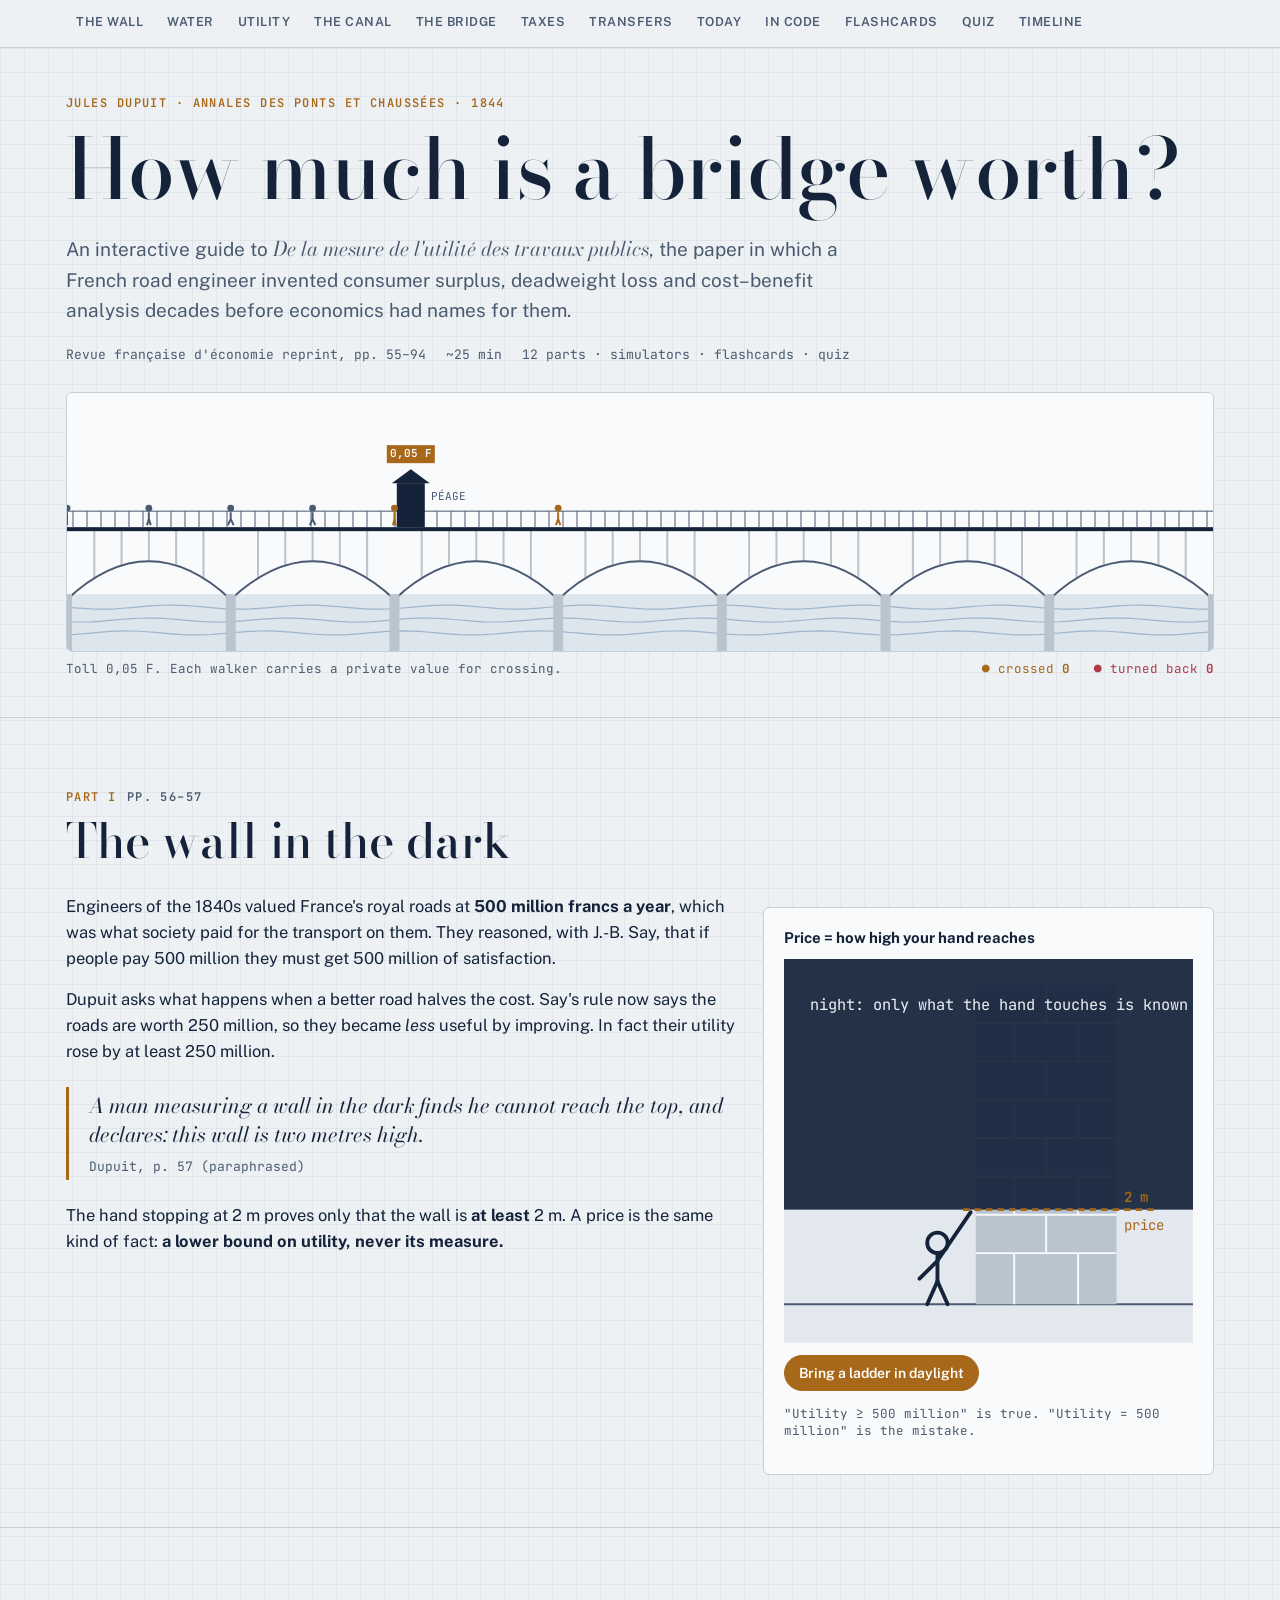
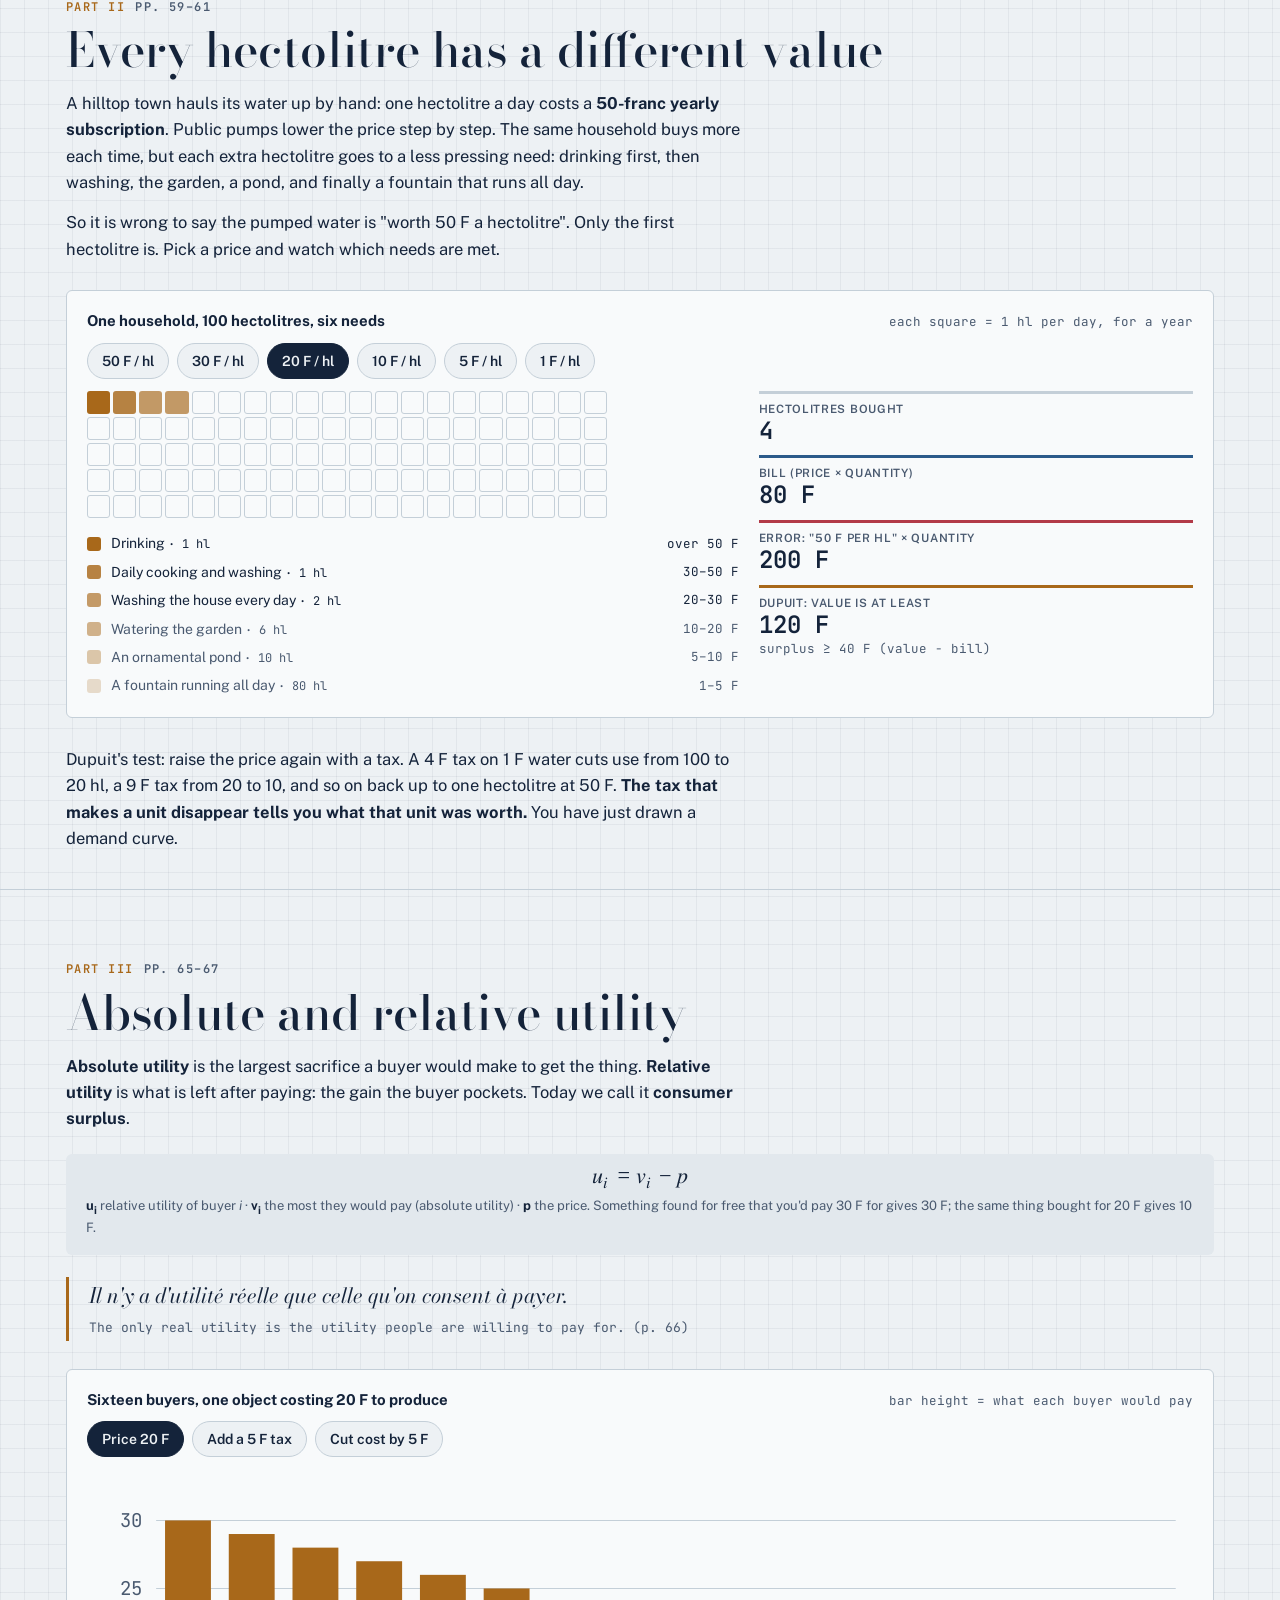
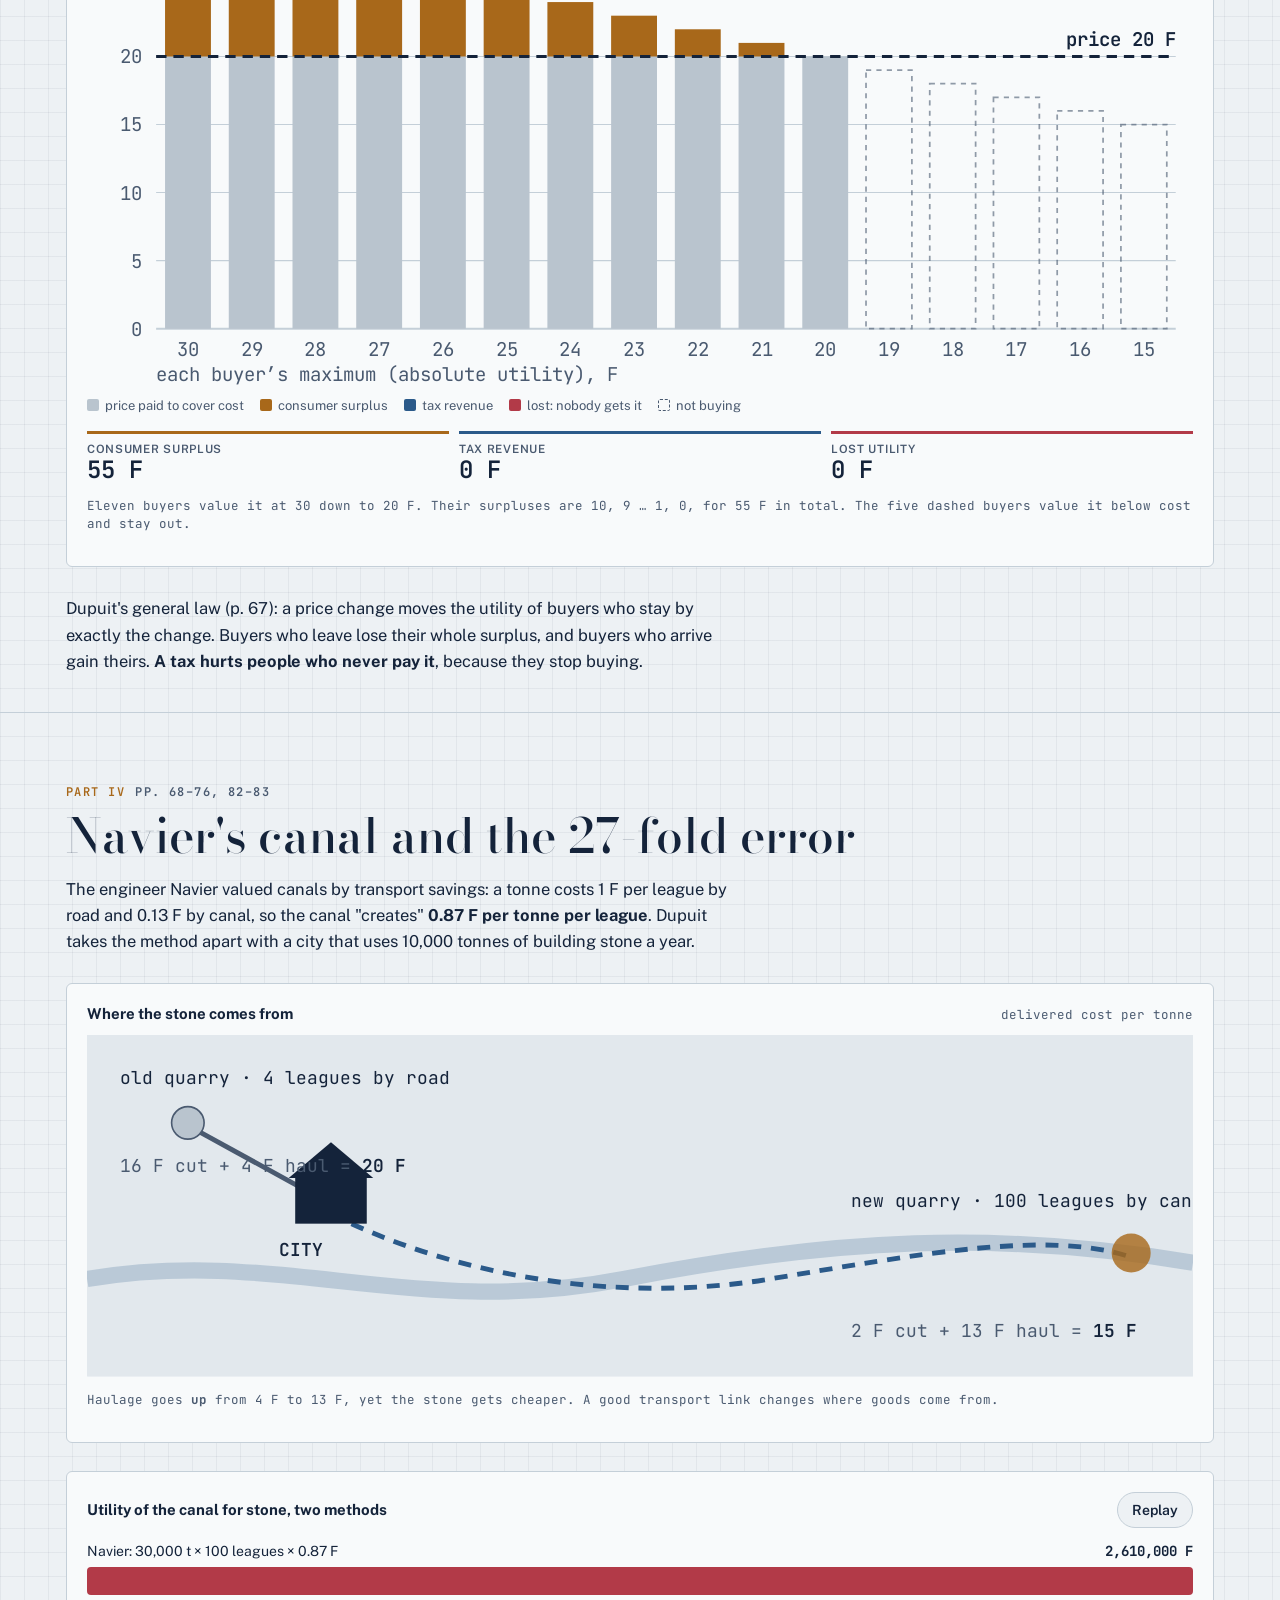
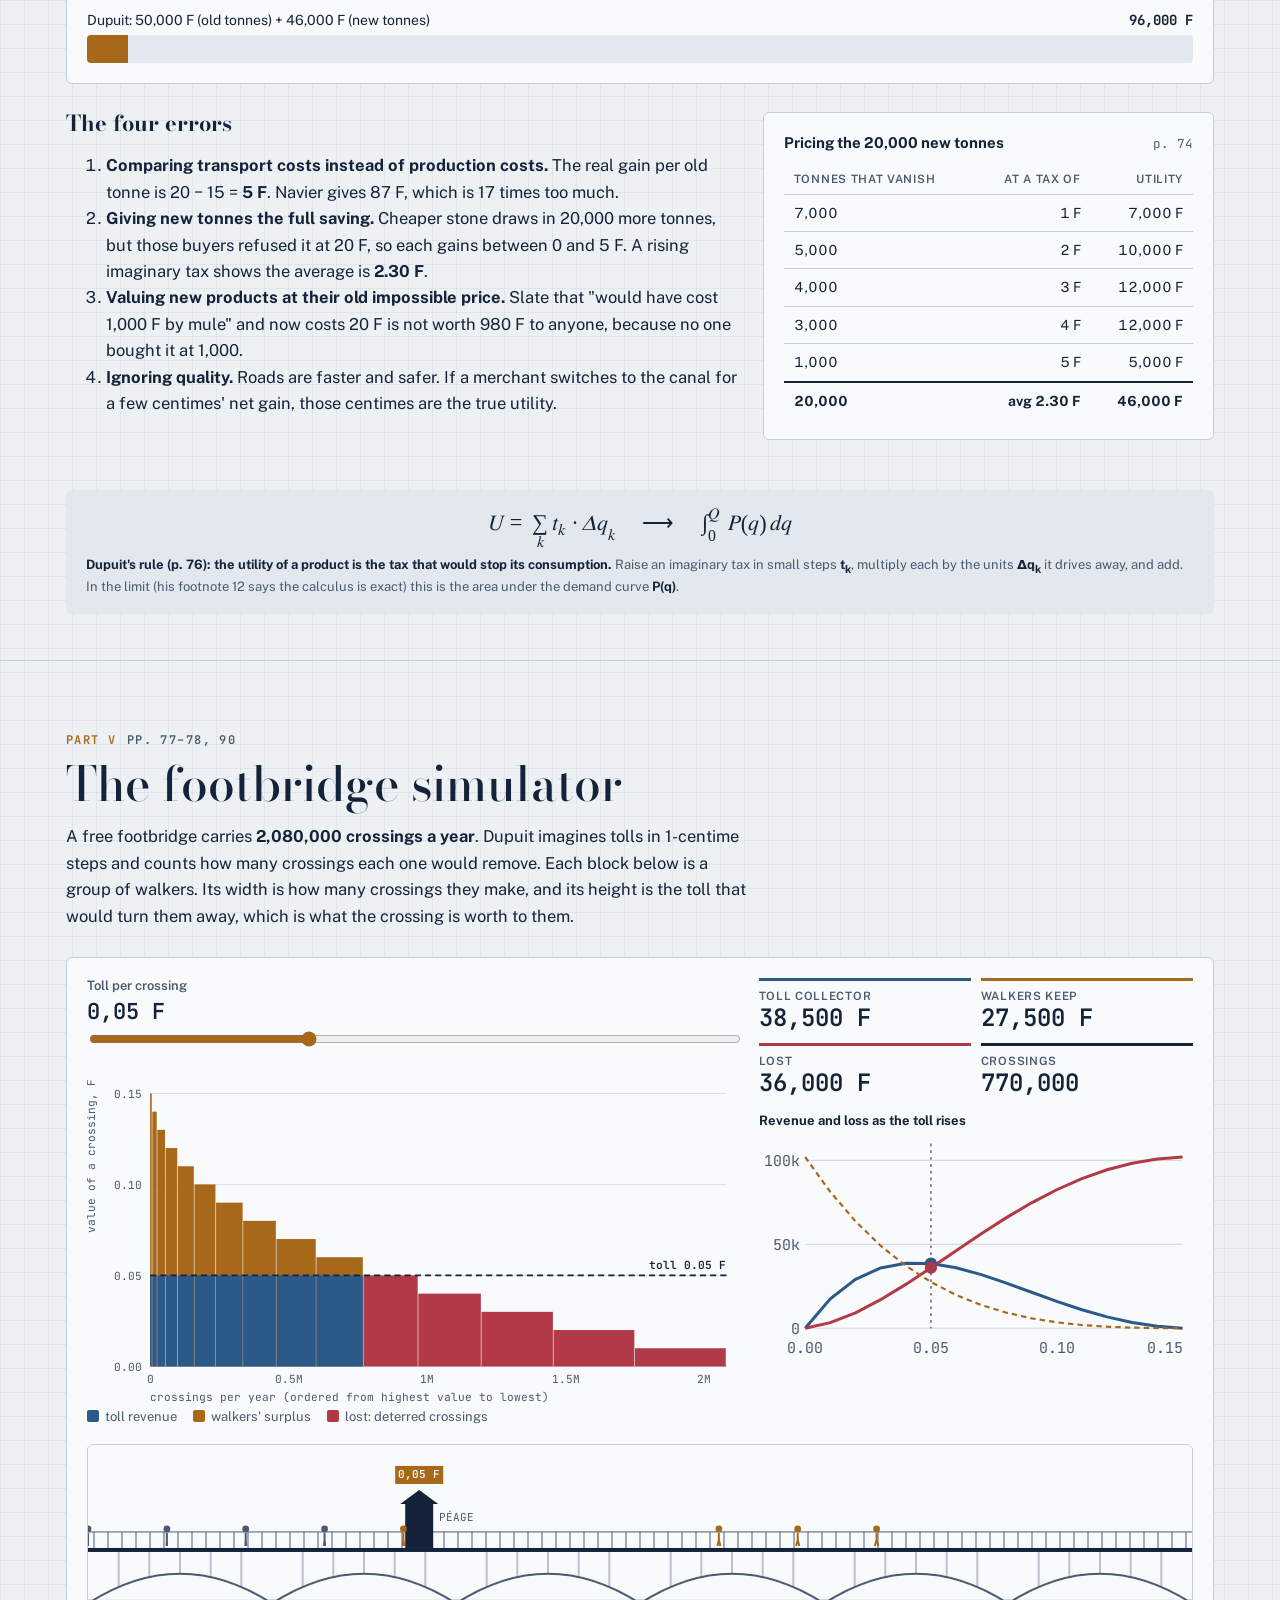
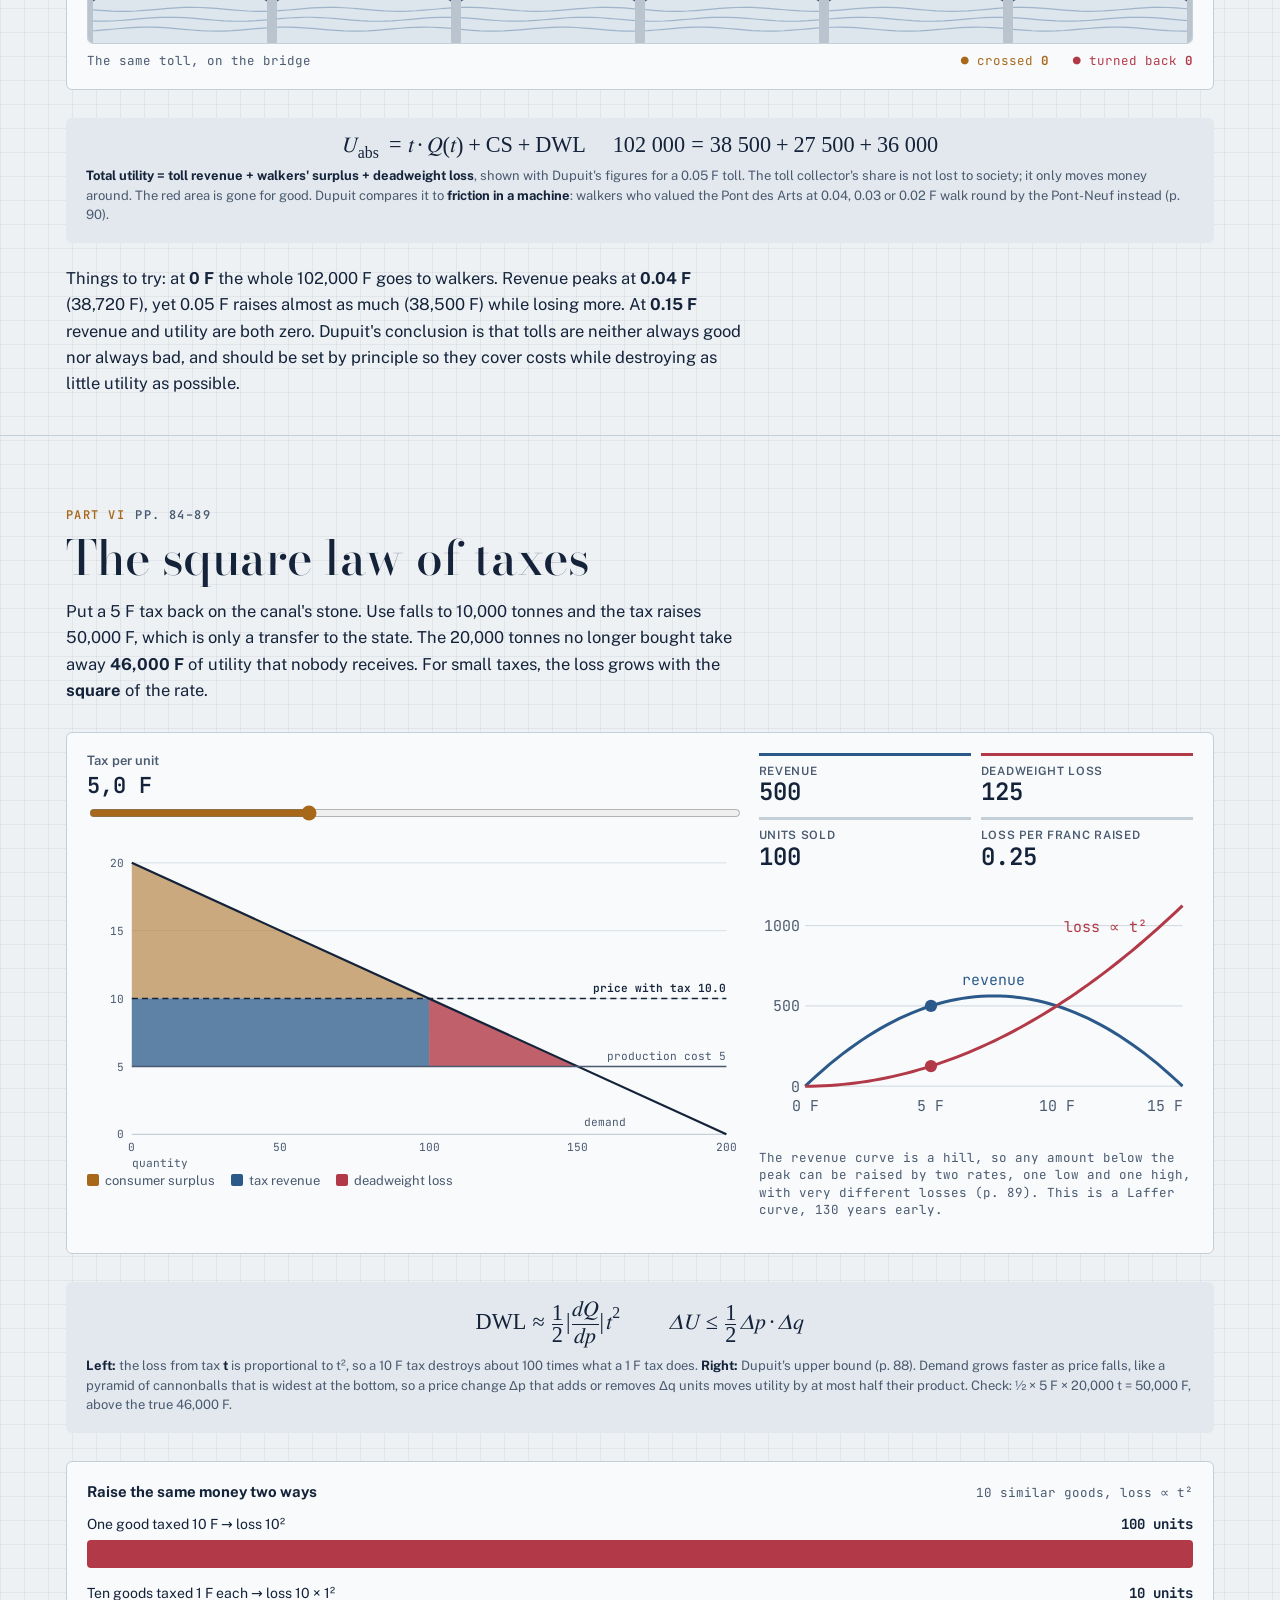
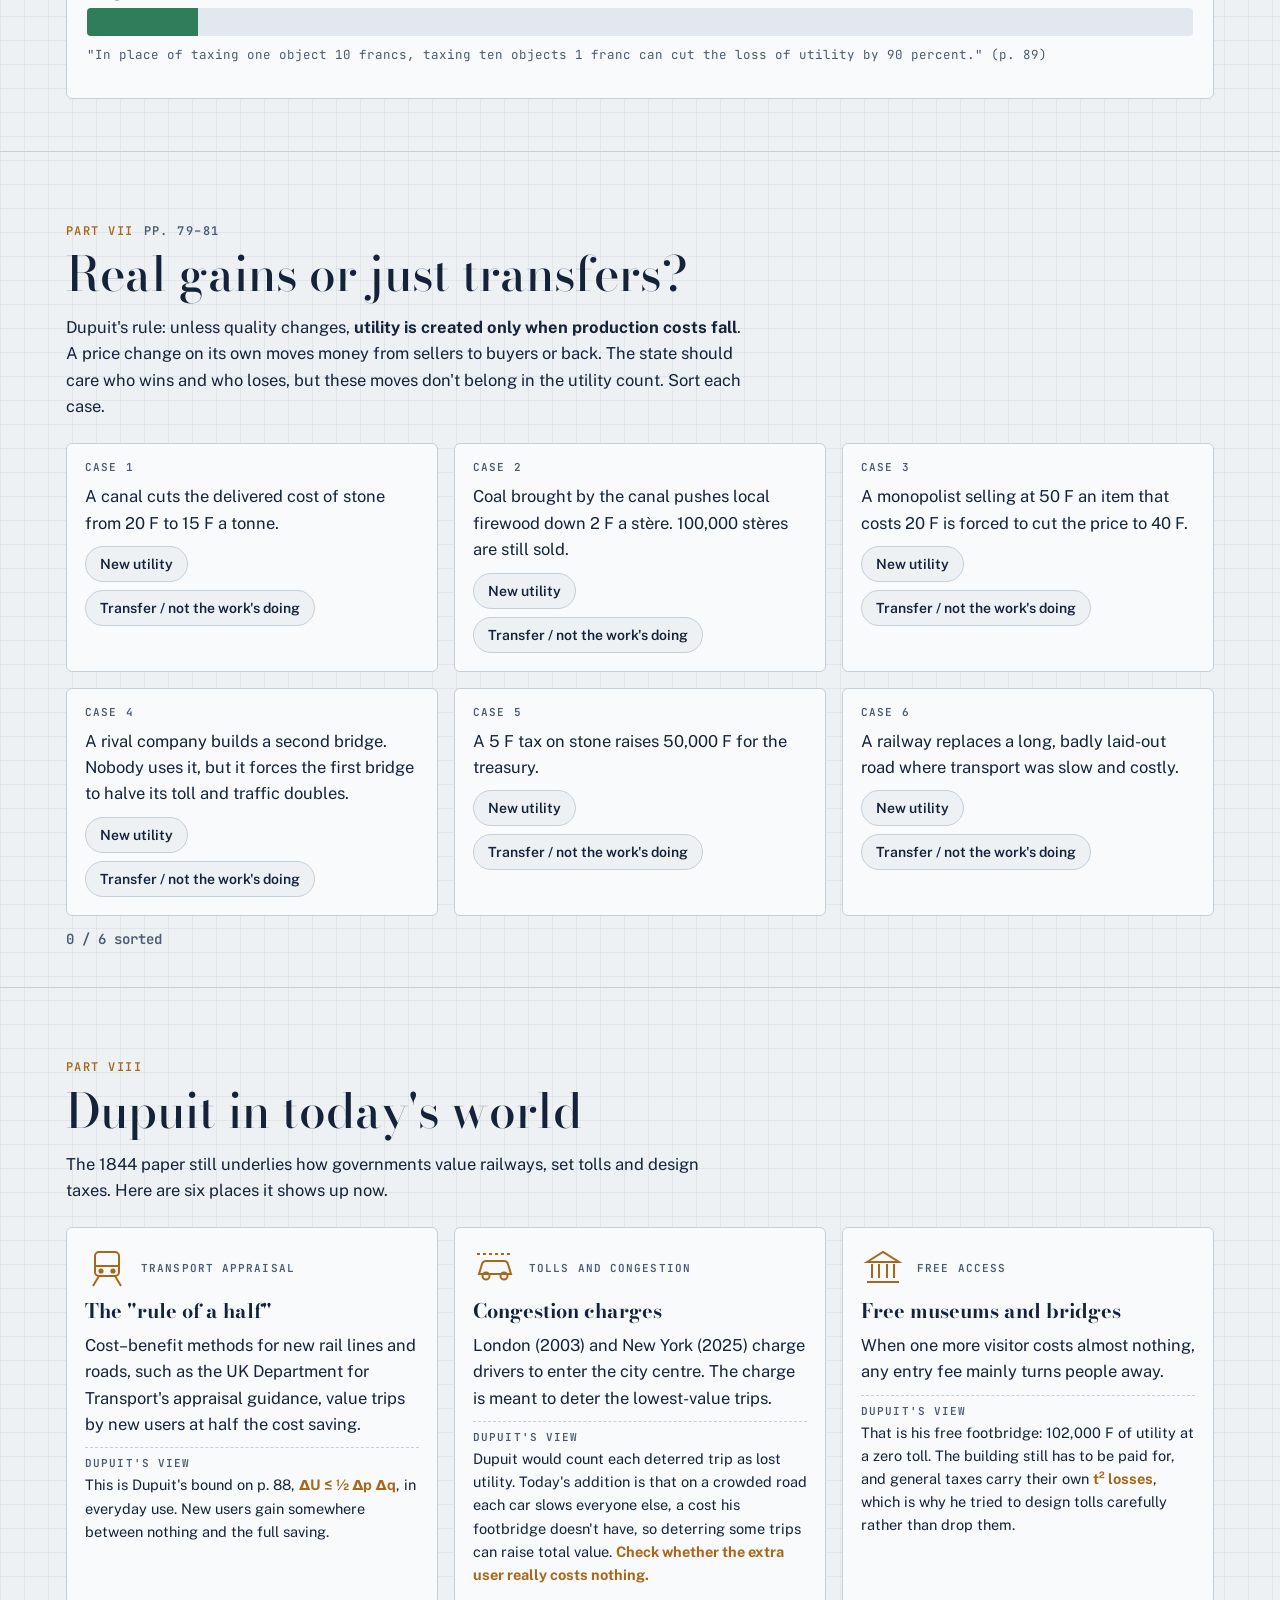
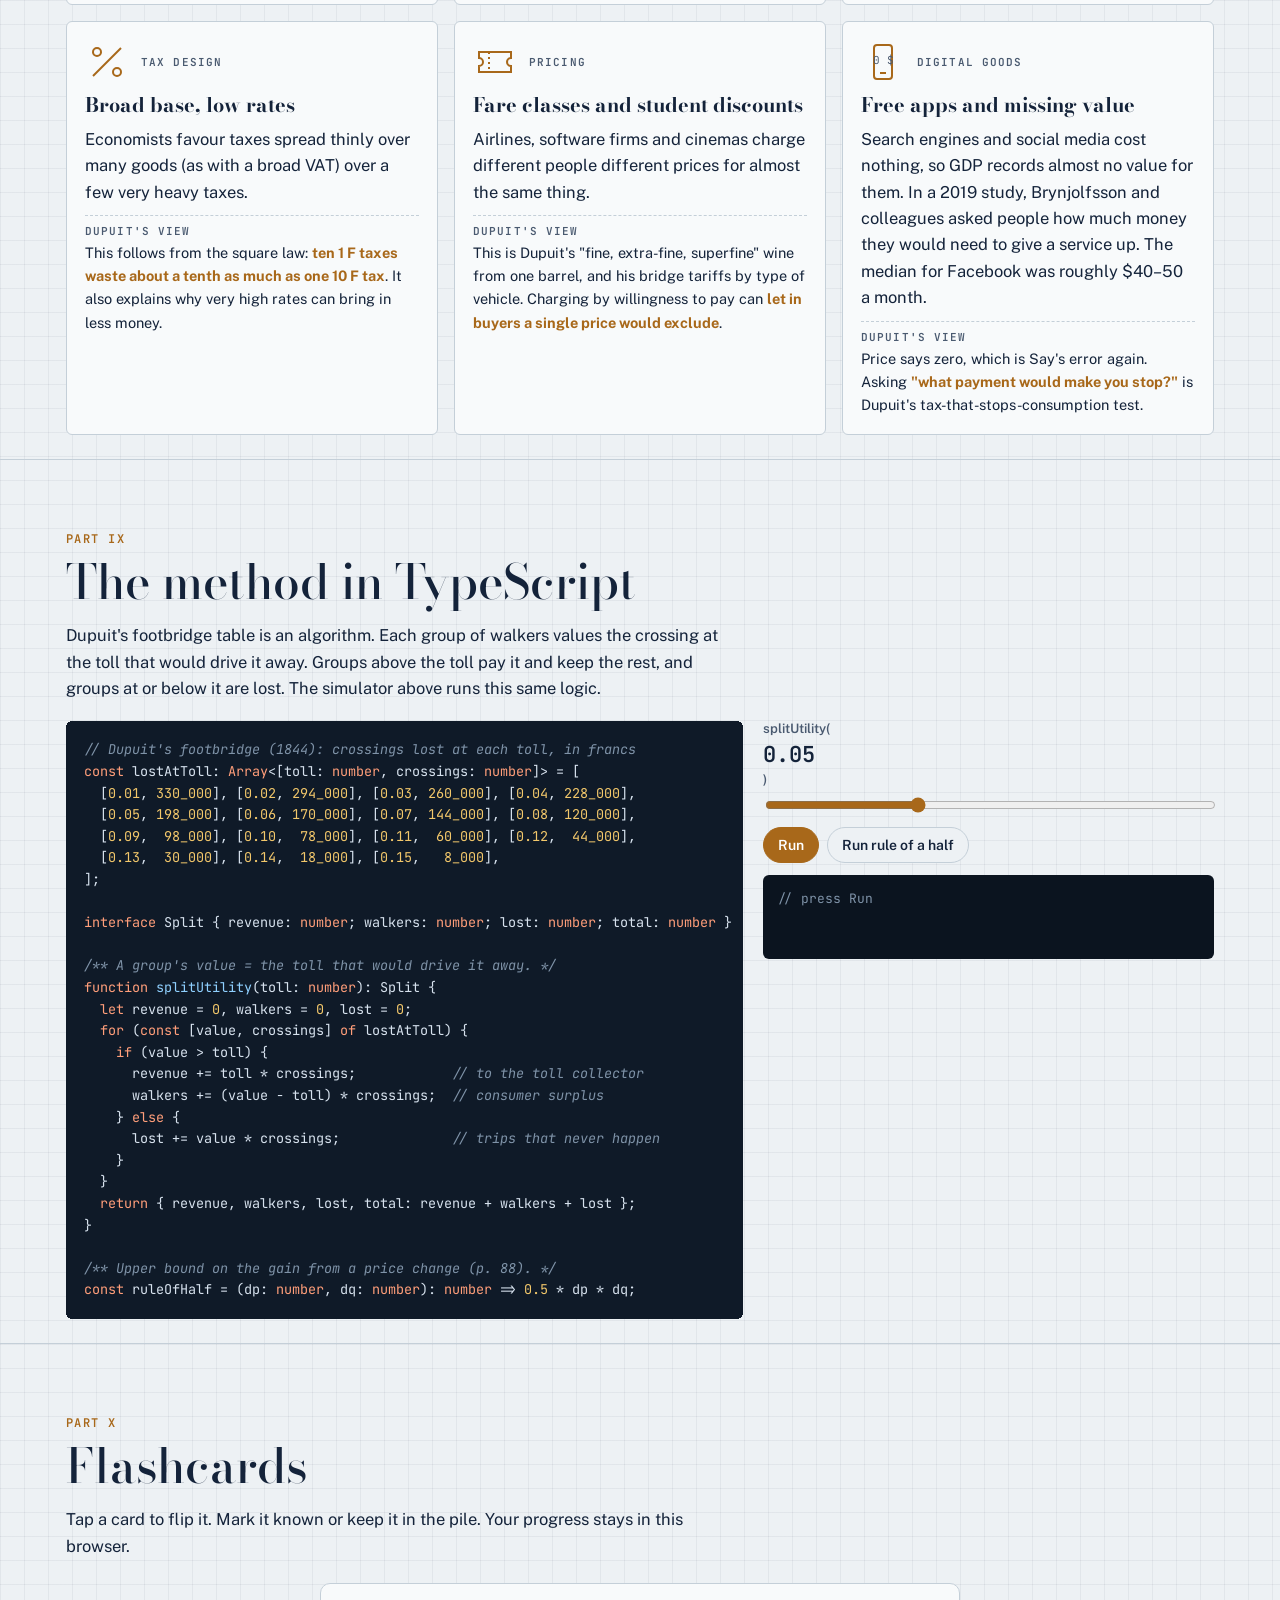
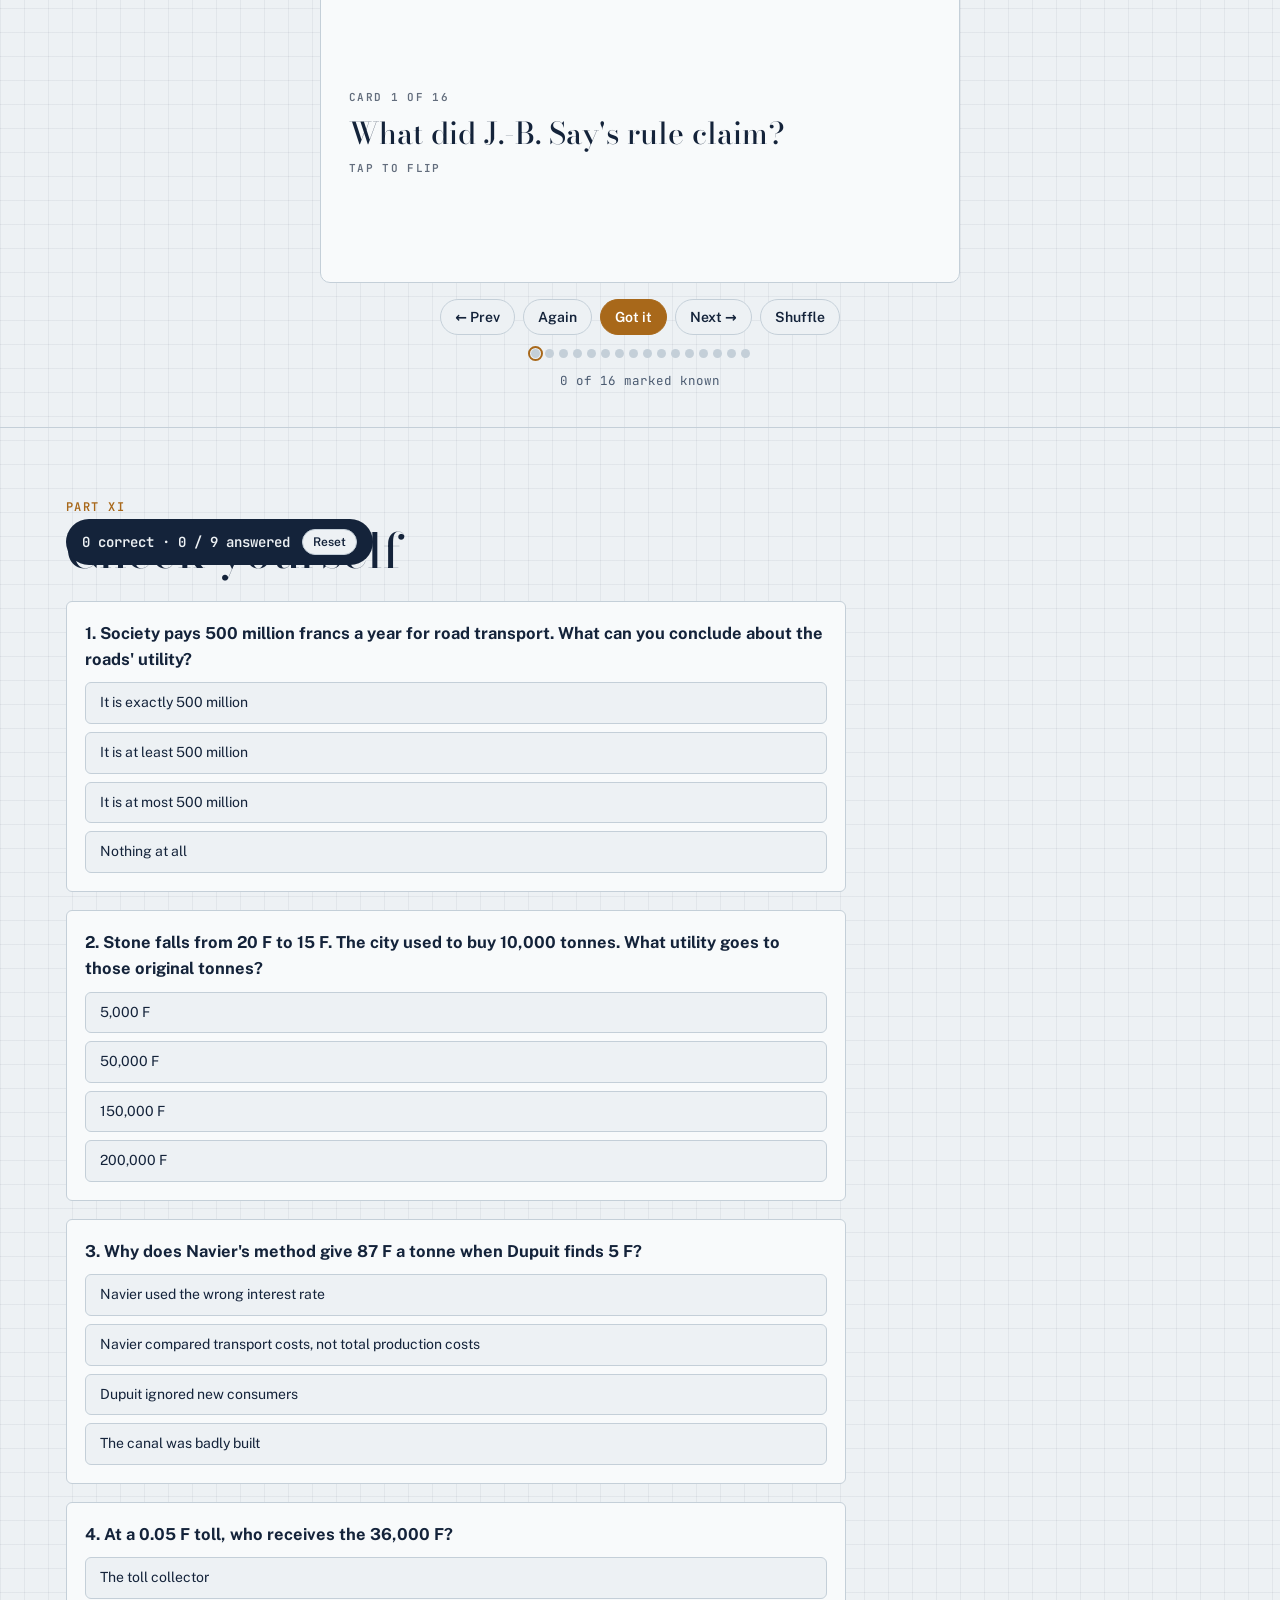
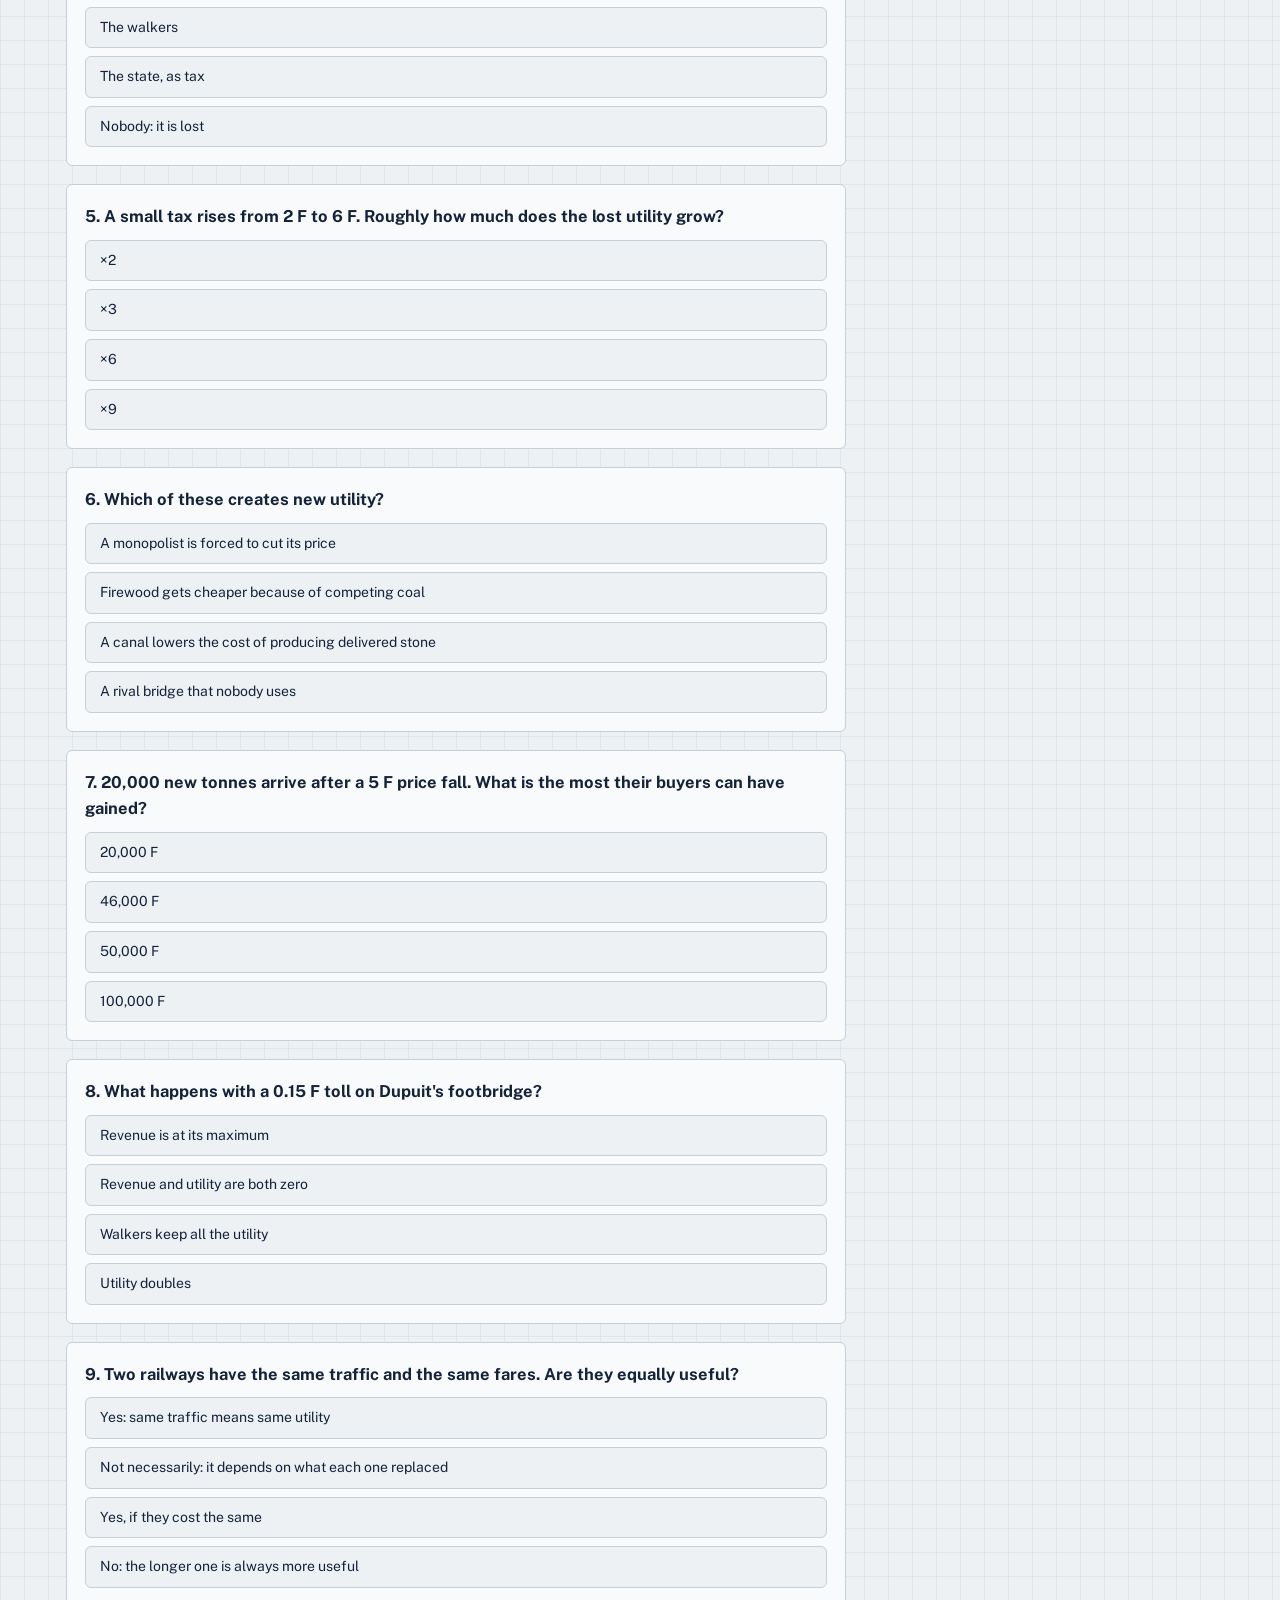
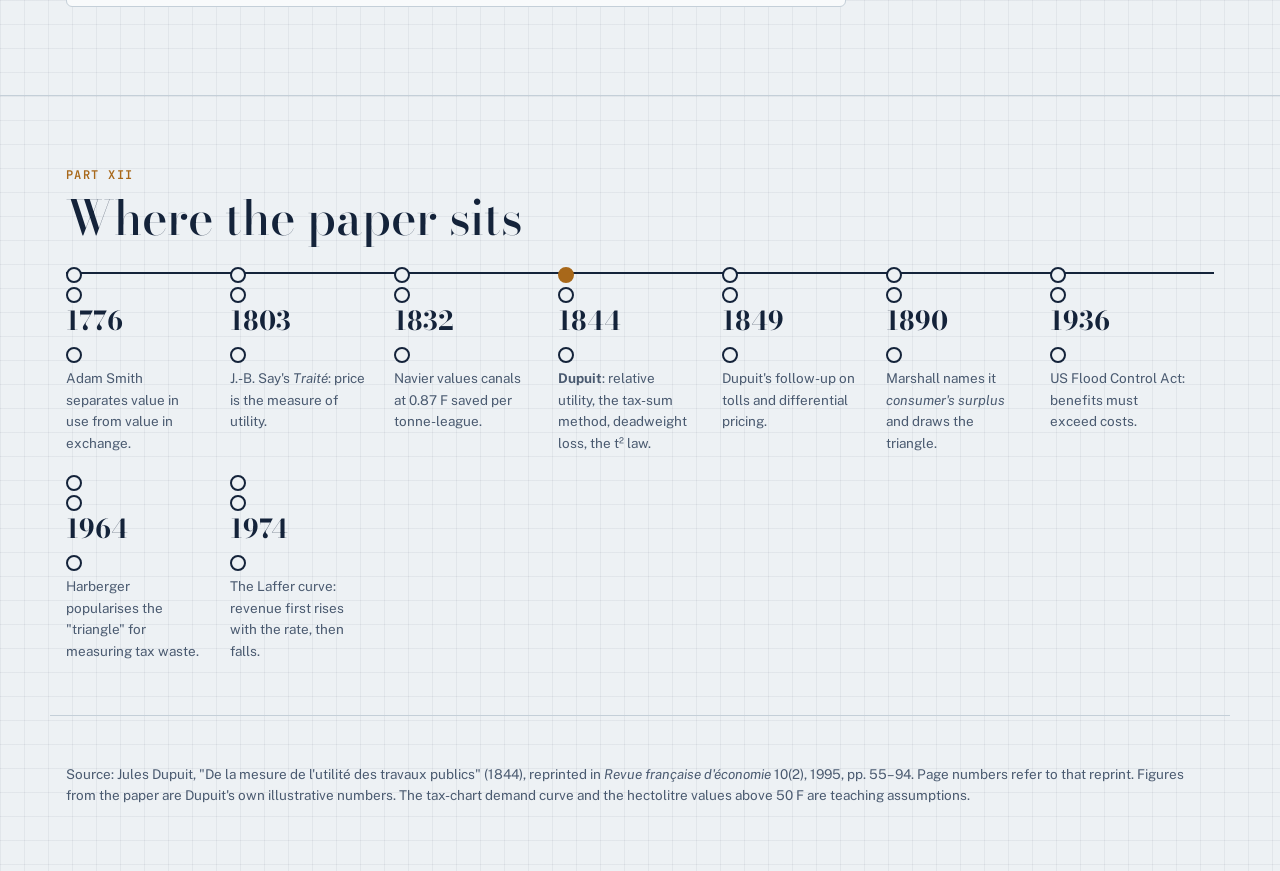
<file: learn/mp0001.html>
<!doctype html><html><head><meta charset=utf8><meta name=viewport content="width=device-width,initial-scale=1,viewport-fit=cover"><style>:root{color-scheme:light;box-sizing:border-box;padding-top:env(safe-area-inset-top,0px);padding-bottom:env(safe-area-inset-bottom,0px)}html{scroll-padding-top:env(safe-area-inset-top,0px)}body{margin:0;padding:0;font:14px -apple-system,BlinkMacSystemFont,sans-serif;background:#fff;color:#000}img{max-width:100%}[hidden]:not([hidden=until-found i]){display:none!important}</style><script>/* follow Paper Archive's theme choice */try{var t=localStorage.getItem('pa-theme');if(t==='light'||t==='dark')document.documentElement.setAttribute('data-theme',t)}catch(e){}</script>
</head><body>
<title>Dupuit's Bridge</title>
<link rel="preconnect" href="https://fonts.googleapis.com">
<link rel="preconnect" href="https://fonts.gstatic.com" crossorigin>
<link rel="stylesheet" href="https://fonts.googleapis.com/css2?family=Bodoni+Moda:ital,opsz,wght@0,6..96,500;0,6..96,700;1,6..96,500&family=Public+Sans:ital,wght@0,400;0,600;0,700;1,400&family=JetBrains+Mono:wght@400;600&display=swap">
<style>
/* Layout: an engineer's drafting sheet — one reading column on grid paper, figures break wider; sticky chapter rail on top. */
:root{
  --paper:#edf1f4; --paper-2:#e2e8ed; --card:#f8fafb; --ink:#14233a; --ink-2:#4a5a70; --rule:#c4cfd8;
  --grid:rgba(20,35,58,.055);
  --accent:#a8681a;        /* consumer surplus — brass */
  --revenue:#2b5a8a;       /* toll / tax revenue */
  --loss:#b23a48;          /* utility nobody gets */
  --good:#2f7d5b;
  --neutral:#b9c4ce;
  --accent-soft:rgba(168,104,26,.16);
  --loss-soft:rgba(178,58,72,.14);
  --rev-soft:rgba(43,90,138,.14);
  --f-display:"Bodoni Moda", "Didot", "Bodoni 72", Georgia, serif;
  --f-body:"Public Sans", system-ui, -apple-system, "Segoe UI", sans-serif;
  --f-mono:"JetBrains Mono", ui-monospace, "SFMono-Regular", Menlo, monospace;
  --radius:6px;
}
@media (prefers-color-scheme: dark){
  :root:not([data-theme="light"]){
    --paper:#0d1520; --paper-2:#142030; --card:#172435; --ink:#e5ecf3; --ink-2:#9fb1c4; --rule:#2b3c51;
    --grid:rgba(190,215,240,.05);
    --accent:#e2a74e; --revenue:#72a8dd; --loss:#e66f7d; --good:#5cc596; --neutral:#3b4d63;
    --accent-soft:rgba(226,167,78,.18); --loss-soft:rgba(230,111,125,.16); --rev-soft:rgba(114,168,221,.16);
    color-scheme:dark;
  }
}
:root[data-theme="dark"]{
  --paper:#0d1520; --paper-2:#142030; --card:#172435; --ink:#e5ecf3; --ink-2:#9fb1c4; --rule:#2b3c51;
  --grid:rgba(190,215,240,.05);
  --accent:#e2a74e; --revenue:#72a8dd; --loss:#e66f7d; --good:#5cc596; --neutral:#3b4d63;
  --accent-soft:rgba(226,167,78,.18); --loss-soft:rgba(230,111,125,.16); --rev-soft:rgba(114,168,221,.16);
  color-scheme:dark;
}
*{box-sizing:border-box}
html{scroll-behavior:smooth;scroll-padding-top:64px}
body{
  background-color:var(--paper);
  background-image:linear-gradient(var(--grid) 1px,transparent 1px),linear-gradient(90deg,var(--grid) 1px,transparent 1px);
  background-size:24px 24px;
  color:var(--ink); font-family:var(--f-body); font-size:16.5px; line-height:1.6;
}
body::before{content:"";position:fixed;inset:0 0 auto;height:env(safe-area-inset-top,0px);z-index:30;background:var(--paper)}
a{color:var(--revenue)}
:focus-visible{outline:2px solid var(--accent);outline-offset:2px}

/* rail */
.rail{position:sticky;top:env(safe-area-inset-top,0px);z-index:20;background:color-mix(in srgb,var(--paper) 88%,transparent);backdrop-filter:blur(8px);border-bottom:1px solid var(--rule)}
.rail-in{display:flex;gap:4px;overflow-x:auto;scrollbar-width:none;padding-block:8px;padding-left:max(16px,env(safe-area-inset-left,0px));padding-right:max(16px,env(safe-area-inset-right,0px));max-width:1180px;margin:0 auto}
.rail-in::-webkit-scrollbar{display:none}
.rail a{flex:none;font:600 12.5px/1 var(--f-body);letter-spacing:.04em;text-transform:uppercase;color:var(--ink-2);text-decoration:none;padding:8px 10px;border-radius:999px}
.rail a:hover{color:var(--ink);background:var(--paper-2)}
.rail a.on{color:var(--paper);background:var(--ink)}
.progress{height:2px;background:var(--accent);transform-origin:0 50%;transform:scaleX(0)}

.wrap{max-width:1180px;margin:0 auto;padding-left:max(16px,env(safe-area-inset-left,0px));padding-right:max(16px,env(safe-area-inset-right,0px))}
section{padding-block:72px 24px;border-top:1px solid var(--rule)}
.col{max-width:68ch}
.eyebrow{font:600 12px/1.2 var(--f-mono);letter-spacing:.12em;text-transform:uppercase;color:var(--accent);display:flex;gap:10px;align-items:center}
.eyebrow .pg{color:var(--ink-2)}
h1,h2,h3{font-family:var(--f-display);font-weight:500;text-wrap:balance;line-height:1.08;margin:0}
h1{font-size:clamp(40px,7vw,84px);letter-spacing:-.01em}
h2{font-size:clamp(30px,4.4vw,48px);margin-top:10px}
h3{font-size:22px;font-weight:700}
p{margin:14px 0}
.lede{font-size:19px;color:var(--ink-2)}
em.fr{font-family:var(--f-display);font-style:italic;font-size:1.06em}
blockquote{margin:22px 0;padding:4px 0 4px 20px;border-left:3px solid var(--accent);font-family:var(--f-display);font-style:italic;font-size:21px;line-height:1.4}
blockquote cite{display:block;font:400 13px/1.4 var(--f-mono);font-style:normal;color:var(--ink-2);margin-top:8px}
.num{font-variant-numeric:tabular-nums}
.mono{font-family:var(--f-mono)}

/* figure frames */
.fig{margin:28px 0;background:var(--card);border:1px solid var(--rule);border-radius:var(--radius);padding:20px;min-width:0}
.fig-head{display:flex;flex-wrap:wrap;justify-content:space-between;gap:8px 16px;align-items:baseline;margin-bottom:12px}
.fig-title{font:700 15px/1.3 var(--f-body)}
.fig-note{font:400 12.5px/1.4 var(--f-mono);color:var(--ink-2)}
.svgbox{overflow-x:auto}
svg{display:block;width:100%;height:auto}
svg text{fill:var(--ink-2);font-family:var(--f-mono);font-size:11px}
.two{display:grid;grid-template-columns:minmax(0,1.5fr) minmax(0,1fr);gap:20px;align-items:start}
@media (max-width:820px){.two{grid-template-columns:1fr}}

/* controls */
.controls{display:flex;flex-wrap:wrap;gap:8px;align-items:center;margin:12px 0}
button,.btn{font:600 14px/1 var(--f-body);color:var(--ink);background:var(--paper);border:1px solid var(--rule);border-radius:999px;padding:10px 14px;cursor:pointer}
button:hover{border-color:var(--ink-2)}
button[aria-pressed="true"],button.sel{background:var(--ink);color:var(--paper);border-color:var(--ink)}
button.primary{background:var(--accent);border-color:var(--accent);color:#fff}
input[type=range]{width:100%;accent-color:var(--accent)}
label.sl{display:grid;gap:6px;font:600 13px/1.3 var(--f-body);color:var(--ink-2)}
label.sl b{color:var(--ink);font:600 22px/1 var(--f-mono)}

/* readouts */
.readouts{display:grid;grid-template-columns:repeat(auto-fit,minmax(130px,1fr));gap:10px}
.ro{border-top:3px solid var(--rule);padding-top:8px}
.ro .k{font:600 11.5px/1.3 var(--f-body);letter-spacing:.06em;text-transform:uppercase;color:var(--ink-2)}
.ro .v{font:600 24px/1.2 var(--f-mono);font-variant-numeric:tabular-nums}
.ro.cs{border-color:var(--accent)} .ro.rev{border-color:var(--revenue)} .ro.loss{border-color:var(--loss)} .ro.tot{border-color:var(--ink)}
.legend{display:flex;flex-wrap:wrap;gap:6px 16px;font-size:13px;color:var(--ink-2)}
.legend i{display:inline-block;width:12px;height:12px;border-radius:2px;margin-right:6px;vertical-align:-1px}

/* equations */
.eq{margin:22px 0;padding:18px 20px;background:var(--paper-2);border-radius:var(--radius);overflow-x:auto}
.eq math{font-size:1.35em;color:var(--ink)}
.eq .cap{font:400 13px/1.5 var(--f-body);color:var(--ink-2);margin-top:8px}
.eq .cap b{color:var(--ink)}

/* hero */
.hero{padding-block:48px 40px}
.hero-grid{display:grid;grid-template-columns:minmax(0,1fr);gap:28px}
.hero .meta{display:flex;flex-wrap:wrap;gap:8px 20px;font:400 13px/1.4 var(--f-mono);color:var(--ink-2);margin-top:20px}
.hero-canvas{width:100%;height:260px;display:block;border-radius:var(--radius);border:1px solid var(--rule);background:var(--card)}
.canvas-cap{display:flex;flex-wrap:wrap;justify-content:space-between;gap:8px;font:400 12.5px/1.4 var(--f-mono);color:var(--ink-2);margin-top:8px}
.canvas-cap .c-yes{color:var(--accent)} .canvas-cap .c-no{color:var(--loss)}

/* wall */
.wall-stage{position:relative}
#darkness{transition:opacity 1.2s ease}
.wall-stage.day #darkness{opacity:0}
#trueH{opacity:0;transition:opacity .8s ease .6s}
.wall-stage.day #trueH{opacity:1}
#ladder{transform:translateY(40px);opacity:0;transition:transform .9s ease,opacity .5s}
.wall-stage.day #ladder{transform:none;opacity:1}

/* water grid */
.cells{display:grid;grid-template-columns:repeat(20,1fr);gap:3px;max-width:520px}
@media (max-width:520px){.cells{grid-template-columns:repeat(10,1fr)}}
.cell{aspect-ratio:1;border-radius:3px;border:1px solid var(--rule);background:transparent;transition:background .35s,transform .35s}
.cell.on{border-color:transparent;transform:scale(1)}
.needs{display:grid;gap:6px;margin-top:14px;font-size:14px}
.need{display:grid;grid-template-columns:14px 1fr auto;gap:10px;align-items:center;color:var(--ink-2);transition:color .3s}
.need.on{color:var(--ink)}
.need i{width:14px;height:14px;border-radius:3px}

/* canal */
.bars{display:grid;gap:14px}
.bar-row{display:grid;gap:4px}
.bar-row .lab{display:flex;justify-content:space-between;gap:8px;font-size:14px}
.bar-track{height:28px;background:var(--paper-2);border-radius:4px;overflow:hidden}
.bar-fill{height:100%;width:0;transition:width 1.6s cubic-bezier(.2,.7,.2,1)}
.ran .bar-fill{width:var(--w)}
table{border-collapse:collapse;width:100%;font-size:14px}
th,td{text-align:right;padding:7px 10px;border-bottom:1px solid var(--rule);font-variant-numeric:tabular-nums}
th:first-child,td:first-child{text-align:left}
th{font:600 11.5px/1.3 var(--f-body);letter-spacing:.06em;text-transform:uppercase;color:var(--ink-2)}
tfoot td{font-weight:700;border-bottom:none;border-top:2px solid var(--ink)}
.tablebox{overflow-x:auto}

/* cards (sorter / world) */
.grid-cards{display:grid;grid-template-columns:repeat(auto-fill,minmax(280px,1fr));gap:16px;margin-top:24px}
.card{background:var(--card);border:1px solid var(--rule);border-radius:var(--radius);padding:18px;display:flex;flex-direction:column;gap:10px;min-width:0}
.card h3{font-size:20px}
.card .tag{font:600 11px/1 var(--f-mono);letter-spacing:.1em;text-transform:uppercase;color:var(--ink-2)}
.card .lens{border-top:1px dashed var(--rule);padding-top:10px;font-size:14.5px}
.card .lens b{color:var(--accent)}
.card svg.icon{width:44px;height:44px}
.verdict{font-size:14.5px;padding:10px 12px;border-radius:4px;background:var(--paper-2)}
.verdict.ok{background:color-mix(in srgb,var(--good) 14%,transparent)}
.verdict.no{background:var(--loss-soft)}
.sorter-score{font:600 14px/1.4 var(--f-mono);color:var(--ink-2)}

/* code */
pre.code{margin:0;background:#0f1a28;color:#d7e2ee;border-radius:var(--radius);padding:18px;overflow-x:auto;font:400 13.5px/1.6 var(--f-mono)}
pre.code .k{color:#ff9e7a} pre.code .c{color:#7f93a8;font-style:italic} pre.code .n{color:#f3c86b} pre.code .f{color:#8fd0ff} pre.code .s{color:#a6e3a1}
.console{margin-top:12px;background:#0b141f;color:#b9f3c9;border-radius:var(--radius);padding:14px;font:400 13px/1.6 var(--f-mono);min-height:84px;white-space:pre-wrap;overflow-x:auto}
.console .p{color:#7f93a8}

/* flashcards */
.fc-stage{perspective:1400px;max-width:640px;margin:24px auto 0}
.fc{position:relative;height:300px;cursor:pointer;transform-style:preserve-3d;transition:transform .6s cubic-bezier(.3,.7,.2,1)}
.fc.flip{transform:rotateY(180deg)}
.fc-face{position:absolute;inset:0;backface-visibility:hidden;-webkit-backface-visibility:hidden;border-radius:10px;padding:28px;display:flex;flex-direction:column;justify-content:center;gap:12px;border:1px solid var(--rule);overflow:auto}
.fc-front{background:var(--card)}
.fc-back{background:var(--ink);color:var(--paper);transform:rotateY(180deg)}
.fc-front .q{font:500 clamp(22px,3.4vw,30px)/1.2 var(--f-display);text-wrap:balance}
.fc-back .a{font-size:17px;line-height:1.55}
.fc-face .tiny{font:600 11px/1 var(--f-mono);letter-spacing:.12em;text-transform:uppercase;opacity:.65}
.fc-bar{display:flex;flex-wrap:wrap;gap:8px;justify-content:center;align-items:center;margin-top:16px}
.dots{display:flex;flex-wrap:wrap;gap:5px;justify-content:center;margin-top:14px}
.dots span{width:9px;height:9px;border-radius:50%;background:var(--rule)}
.dots span.known{background:var(--good)} .dots span.cur{outline:2px solid var(--accent);outline-offset:1px}

/* quiz */
.quiz{display:grid;gap:18px;margin-top:24px;max-width:780px}
.qitem{background:var(--card);border:1px solid var(--rule);border-radius:var(--radius);padding:18px}
.qitem .qq{font-weight:700;margin-bottom:10px}
.opts{display:grid;gap:8px}
.opts button{text-align:left;border-radius:6px;font-weight:400;line-height:1.4}
.opts button.right{background:color-mix(in srgb,var(--good) 18%,transparent);border-color:var(--good);color:var(--ink)}
.opts button.wrong{background:var(--loss-soft);border-color:var(--loss);color:var(--ink)}
.qexp{font-size:14.5px;color:var(--ink-2);margin-top:10px}
.score{position:sticky;bottom:12px;display:inline-flex;gap:12px;align-items:center;background:var(--ink);color:var(--paper);padding:10px 16px;border-radius:999px;font:600 14px/1 var(--f-mono);margin-top:18px}

/* timeline */
.tl{display:grid;grid-template-columns:repeat(auto-fit,minmax(150px,1fr));gap:0;margin-top:28px;border-top:2px solid var(--ink)}
.tl div{padding:14px 14px 14px 0;position:relative}
.tl div::before{content:"";position:absolute;top:-7px;left:0;width:12px;height:12px;border-radius:50%;background:var(--paper);border:2px solid var(--ink)}
.tl div.me::before{background:var(--accent);border-color:var(--accent)}
.tl .y{font:700 26px/1 var(--f-display);margin-top:6px}
.tl .t{font-size:13.5px;color:var(--ink-2);margin-top:6px}

footer{padding-block:48px 64px;color:var(--ink-2);font-size:13.5px;border-top:1px solid var(--rule);margin-top:48px}

/* hero line draw */
.draw{stroke-dasharray:1200;stroke-dashoffset:0;animation:draw 2.2s ease-out both}
@keyframes draw{from{stroke-dashoffset:1200}to{stroke-dashoffset:0}}
.fadein{animation:fade 1s ease-out .9s both}
@keyframes fade{from{opacity:.0}to{opacity:1}}
.pulse{animation:pulse 2.4s ease-in-out infinite}
@keyframes pulse{50%{opacity:.45}}
@media (prefers-reduced-motion: reduce){
  *,*::before,*::after{animation:none!important;transition:none!important}
  html{scroll-behavior:auto}
}
</style>

<nav class="rail" aria-label="Chapters">
  <div class="rail-in" id="rail">
    <a href="#wall">The wall</a><a href="#water">Water</a><a href="#utility">Utility</a><a href="#canal">The canal</a><a href="#bridge">The bridge</a><a href="#taxes">Taxes</a><a href="#transfers">Transfers</a><a href="#world">Today</a><a href="#code">In code</a><a href="#cards">Flashcards</a><a href="#quiz">Quiz</a><a href="#timeline">Timeline</a>
  </div>
  <div class="progress" id="progress"></div>
</nav>

<header class="wrap hero">
  <div class="hero-grid">
    <div>
      <div class="eyebrow">Jules Dupuit · Annales des ponts et chaussées · 1844</div>
      <h1 style="margin-top:14px">How much is a bridge worth?</h1>
      <p class="lede col" style="margin-top:18px">An interactive guide to <em class="fr">De la mesure de l'utilité des travaux publics</em>, the paper in which a French road engineer invented consumer surplus, deadweight loss and cost–benefit analysis decades before economics had names for them.</p>
      <div class="meta"><span>Revue française d'économie reprint, pp. 55–94</span><span>~25 min</span><span>12 parts · simulators · flashcards · quiz</span></div>
    </div>
    <figure style="margin:0">
      <canvas class="hero-canvas" id="heroCanvas" aria-label="Animated footbridge: walkers who value the crossing above the 0.05 franc toll cross, the rest turn back"></canvas>
      <figcaption class="canvas-cap"><span>Toll 0,05 F. Each walker carries a private value for crossing.</span><span><span class="c-yes">● crossed <b id="heroYes" class="num">0</b></span> &nbsp; <span class="c-no">● turned back <b id="heroNo" class="num">0</b></span></span></figcaption>
    </figure>
  </div>
</header>

<!-- 1 WALL -->
<section id="wall"><div class="wrap">
  <div class="eyebrow">Part I <span class="pg">pp. 56–57</span></div>
  <h2>The wall in the dark</h2>
  <div class="two" style="margin-top:12px">
    <div class="col">
      <p>Engineers of the 1840s valued France's royal roads at <b>500 million francs a year</b>, which was what society paid for the transport on them. They reasoned, with J.-B. Say, that if people pay 500 million they must get 500 million of satisfaction.</p>
      <p>Dupuit asks what happens when a better road halves the cost. Say's rule now says the roads are worth 250 million, so they became <i>less</i> useful by improving. In fact their utility rose by at least 250 million.</p>
      <blockquote>A man measuring a wall in the dark finds he cannot reach the top, and declares: this wall is two metres high.<cite>Dupuit, p. 57 (paraphrased)</cite></blockquote>
      <p>The hand stopping at 2 m proves only that the wall is <b>at least</b> 2 m. A price is the same kind of fact: <b>a lower bound on utility, never its measure.</b></p>
    </div>
    <div class="fig wall-stage" id="wallStage">
      <div class="fig-head"><span class="fig-title">Price = how high your hand reaches</span></div>
      <svg viewBox="0 0 320 300" role="img" aria-label="A figure reaching up a tall wall in darkness; with daylight the wall is revealed to be far taller">
        <rect x="0" y="0" width="320" height="300" fill="var(--paper-2)"/>
        <line x1="0" y1="270" x2="320" y2="270" stroke="var(--ink-2)" stroke-width="1.5"/>
        <!-- wall -->
        <g>
          <rect x="150" y="20" width="110" height="250" fill="var(--neutral)"/>
          <g stroke="var(--card)" stroke-width="1.5">
            <line x1="150" y1="50" x2="260" y2="50"/><line x1="150" y1="80" x2="260" y2="80"/><line x1="150" y1="110" x2="260" y2="110"/><line x1="150" y1="140" x2="260" y2="140"/><line x1="150" y1="170" x2="260" y2="170"/><line x1="150" y1="200" x2="260" y2="200"/><line x1="150" y1="230" x2="260" y2="230"/>
            <line x1="205" y1="20" x2="205" y2="50"/><line x1="180" y1="50" x2="180" y2="80"/><line x1="230" y1="50" x2="230" y2="80"/><line x1="205" y1="80" x2="205" y2="110"/><line x1="180" y1="110" x2="180" y2="140"/><line x1="230" y1="110" x2="230" y2="140"/><line x1="205" y1="140" x2="205" y2="170"/><line x1="180" y1="170" x2="180" y2="200"/><line x1="230" y1="170" x2="230" y2="200"/><line x1="205" y1="200" x2="205" y2="230"/><line x1="180" y1="230" x2="180" y2="270"/><line x1="230" y1="230" x2="230" y2="270"/>
          </g>
        </g>
        <!-- darkness -->
        <g id="darkness">
          <rect x="0" y="0" width="320" height="196" fill="var(--ink)" opacity=".92"/>
          <text x="20" y="40" style="fill:var(--paper);font-size:12px">night: only what the hand touches is known</text>
        </g>
        <!-- figure -->
        <g stroke="var(--ink)" stroke-width="3" stroke-linecap="round" fill="none">
          <circle cx="120" cy="222" r="8" fill="var(--paper-2)"/>
          <line x1="120" y1="230" x2="120" y2="252"/><line x1="120" y1="252" x2="112" y2="270"/><line x1="120" y1="252" x2="128" y2="270"/>
          <line x1="120" y1="236" x2="146" y2="198"/><line x1="120" y1="236" x2="106" y2="250"/>
        </g>
        <line x1="140" y1="196" x2="290" y2="196" stroke="var(--accent)" stroke-width="2" stroke-dasharray="5 4"/>
        <text x="266" y="190" style="fill:var(--accent);font-weight:600">2 m</text>
        <text x="266" y="212" style="fill:var(--accent)">price</text>
        <g id="trueH">
          <line x1="280" y1="20" x2="280" y2="270" stroke="var(--loss)" stroke-width="1.5"/>
          <line x1="274" y1="20" x2="286" y2="20" stroke="var(--loss)" stroke-width="1.5"/>
          <text x="236" y="14" style="fill:var(--loss);font-weight:600">true height: 50 m</text>
        </g>
        <g id="ladder" stroke="var(--accent)" stroke-width="2.5">
          <line x1="128" y1="270" x2="148" y2="30"/><line x1="140" y1="270" x2="160" y2="30" opacity="0"/>
          <line x1="132" y1="230" x2="146" y2="230" opacity=".8"/><line x1="135" y1="190" x2="149" y2="190" opacity=".8"/><line x1="138" y1="150" x2="150" y2="150" opacity=".8"/><line x1="141" y1="110" x2="151" y2="110" opacity=".8"/><line x1="144" y1="70" x2="151" y2="70" opacity=".8"/>
        </g>
      </svg>
      <div class="controls"><button id="dayBtn" class="primary">Bring a ladder in daylight</button></div>
      <p class="fig-note" id="wallNote">"Utility ≥ 500 million" is true. "Utility = 500 million" is the mistake.</p>
    </div>
  </div>
</div></section>

<!-- 2 WATER -->
<section id="water"><div class="wrap">
  <div class="eyebrow">Part II <span class="pg">pp. 59–61</span></div>
  <h2>Every hectolitre has a different value</h2>
  <div class="col">
    <p>A hilltop town hauls its water up by hand: one hectolitre a day costs a <b>50-franc yearly subscription</b>. Public pumps lower the price step by step. The same household buys more each time, but each extra hectolitre goes to a less pressing need: drinking first, then washing, the garden, a pond, and finally a fountain that runs all day.</p>
    <p>So it is wrong to say the pumped water is "worth 50 F a hectolitre". Only the first hectolitre is. Pick a price and watch which needs are met.</p>
  </div>
  <div class="fig">
    <div class="fig-head"><span class="fig-title">One household, 100 hectolitres, six needs</span><span class="fig-note">each square = 1 hl per day, for a year</span></div>
    <div class="controls" id="waterBtns" role="group" aria-label="Price per hectolitre"></div>
    <div class="two">
      <div>
        <div class="cells" id="cells"></div>
        <div class="needs" id="needs"></div>
      </div>
      <div class="readouts" style="grid-template-columns:1fr">
        <div class="ro"><div class="k">Hectolitres bought</div><div class="v" id="wQ">1</div></div>
        <div class="ro rev"><div class="k">Bill (price × quantity)</div><div class="v" id="wBill">50 F</div></div>
        <div class="ro loss"><div class="k">Error: "50 F per hl" × quantity</div><div class="v" id="wErr">50 F</div></div>
        <div class="ro cs"><div class="k">Dupuit: value is at least</div><div class="v" id="wVal">50 F</div><div class="fig-note" id="wSur">surplus ≥ 0 F</div></div>
      </div>
    </div>
  </div>
  <p class="col">Dupuit's test: raise the price again with a tax. A 4 F tax on 1 F water cuts use from 100 to 20 hl, a 9 F tax from 20 to 10, and so on back up to one hectolitre at 50 F. <b>The tax that makes a unit disappear tells you what that unit was worth.</b> You have just drawn a demand curve.</p>
</div></section>

<!-- 3 UTILITY -->
<section id="utility"><div class="wrap">
  <div class="eyebrow">Part III <span class="pg">pp. 65–67</span></div>
  <h2>Absolute and relative utility</h2>
  <div class="col">
    <p><b>Absolute utility</b> is the largest sacrifice a buyer would make to get the thing. <b>Relative utility</b> is what is left after paying: the gain the buyer pockets. Today we call it <b>consumer surplus</b>.</p>
  </div>
  <div class="eq">
    <math display="block"><mrow><msub><mi>u</mi><mi>i</mi></msub><mo>=</mo><msub><mi>v</mi><mi>i</mi></msub><mo>−</mo><mi>p</mi></mrow></math>
    <div class="cap"><b>u<sub>i</sub></b> relative utility of buyer <i>i</i> · <b>v<sub>i</sub></b> the most they would pay (absolute utility) · <b>p</b> the price. Something found for free that you'd pay 30 F for gives 30 F; the same thing bought for 20 F gives 10 F.</div>
  </div>
  <blockquote>Il n'y a d'utilité réelle que celle qu'on consent à payer.<cite>The only real utility is the utility people are willing to pay for. (p. 66)</cite></blockquote>
  <div class="fig">
    <div class="fig-head"><span class="fig-title">Sixteen buyers, one object costing 20 F to produce</span><span class="fig-note">bar height = what each buyer would pay</span></div>
    <div class="controls" role="group" aria-label="Scenario">
      <button class="sel" data-u="base">Price 20 F</button>
      <button data-u="tax">Add a 5 F tax</button>
      <button data-u="cut">Cut cost by 5 F</button>
    </div>
    <div class="svgbox"><svg id="uChart" viewBox="0 0 640 300" role="img" aria-label="Bar chart of sixteen buyers' values split into price, tax, surplus and lost utility"></svg></div>
    <div class="legend" style="margin:8px 0 14px"><span><i style="background:var(--neutral)"></i>price paid to cover cost</span><span><i style="background:var(--accent)"></i>consumer surplus</span><span><i style="background:var(--revenue)"></i>tax revenue</span><span><i style="background:var(--loss)"></i>lost: nobody gets it</span><span><i style="border:1.5px dashed var(--ink-2)"></i>not buying</span></div>
    <div class="readouts">
      <div class="ro cs"><div class="k">Consumer surplus</div><div class="v" id="uCS">55 F</div></div>
      <div class="ro rev"><div class="k">Tax revenue</div><div class="v" id="uRev">0 F</div></div>
      <div class="ro loss"><div class="k">Lost utility</div><div class="v" id="uLoss">0 F</div></div>
    </div>
    <p class="fig-note" id="uNote" style="margin-top:12px"></p>
  </div>
  <p class="col">Dupuit's general law (p. 67): a price change moves the utility of buyers who stay by exactly the change. Buyers who leave lose their whole surplus, and buyers who arrive gain theirs. <b>A tax hurts people who never pay it</b>, because they stop buying.</p>
</div></section>

<!-- 4 CANAL -->
<section id="canal"><div class="wrap">
  <div class="eyebrow">Part IV <span class="pg">pp. 68–76, 82–83</span></div>
  <h2>Navier's canal and the 27-fold error</h2>
  <div class="col">
    <p>The engineer Navier valued canals by transport savings: a tonne costs 1 F per league by road and 0.13 F by canal, so the canal "creates" <b>0.87 F per tonne per league</b>. Dupuit takes the method apart with a city that uses 10,000 tonnes of building stone a year.</p>
  </div>
  <div class="fig">
    <div class="fig-head"><span class="fig-title">Where the stone comes from</span><span class="fig-note">delivered cost per tonne</span></div>
    <div class="svgbox"><svg viewBox="0 0 680 210" role="img" aria-label="Map: old quarry 4 leagues away by road at 20 francs; new quarry 100 leagues away by canal at 15 francs">
      <rect width="680" height="210" fill="var(--paper-2)"/>
      <path d="M0 150 C120 130 200 175 330 150 S560 120 680 140" fill="none" stroke="var(--revenue)" stroke-width="10" opacity=".22"/>
      <path d="M150 110 C230 150 330 165 420 150 S590 120 640 136" fill="none" stroke="var(--revenue)" stroke-width="3" stroke-dasharray="8 6"/>
      <line x1="150" y1="104" x2="70" y2="60" stroke="var(--ink-2)" stroke-width="3"/>
      <rect x="128" y="86" width="44" height="30" fill="var(--ink)"/><polygon points="124,88 150,66 176,88" fill="var(--ink)"/>
      <text x="118" y="136" style="fill:var(--ink);font-weight:600">CITY</text>
      <circle cx="62" cy="54" r="10" fill="var(--neutral)" stroke="var(--ink-2)"/>
      <text x="20" y="30" style="fill:var(--ink)">old quarry · 4 leagues by road</text>
      <text x="20" y="84">16 F cut + 4 F haul = <tspan style="fill:var(--ink);font-weight:600">20 F</tspan></text>
      <circle cx="642" cy="134" r="12" fill="var(--accent)" opacity=".8"/>
      <text x="470" y="106" style="fill:var(--ink)">new quarry · 100 leagues by canal</text>
      <text x="470" y="186">2 F cut + 13 F haul = <tspan style="fill:var(--ink);font-weight:600">15 F</tspan></text>
    </svg></div>
    <p class="fig-note">Haulage goes <b>up</b> from 4 F to 13 F, yet the stone gets cheaper. A good transport link changes where goods come from.</p>
  </div>

  <div class="fig" id="canalFig">
    <div class="fig-head"><span class="fig-title">Utility of the canal for stone, two methods</span><button id="runCanal">Replay</button></div>
    <div class="bars">
      <div class="bar-row"><div class="lab"><span>Navier: 30,000 t × 100 leagues × 0.87 F</span><b class="mono num">2,610,000 F</b></div><div class="bar-track"><div class="bar-fill" style="--w:100%;background:var(--loss)"></div></div></div>
      <div class="bar-row"><div class="lab"><span>Dupuit: 50,000 F (old tonnes) + 46,000 F (new tonnes)</span><b class="mono num">96,000 F</b></div><div class="bar-track"><div class="bar-fill" style="--w:3.68%;background:var(--accent)"></div></div></div>
    </div>
  </div>

  <div class="two">
    <div class="col">
      <h3>The four errors</h3>
      <ol>
        <li><b>Comparing transport costs instead of production costs.</b> The real gain per old tonne is 20 − 15 = <b>5 F</b>. Navier gives 87 F, which is 17 times too much.</li>
        <li><b>Giving new tonnes the full saving.</b> Cheaper stone draws in 20,000 more tonnes, but those buyers refused it at 20 F, so each gains between 0 and 5 F. A rising imaginary tax shows the average is <b>2.30 F</b>.</li>
        <li><b>Valuing new products at their old impossible price.</b> Slate that "would have cost 1,000 F by mule" and now costs 20 F is not worth 980 F to anyone, because no one bought it at 1,000.</li>
        <li><b>Ignoring quality.</b> Roads are faster and safer. If a merchant switches to the canal for a few centimes' net gain, those centimes are the true utility.</li>
      </ol>
    </div>
    <div class="fig" style="margin-top:0">
      <div class="fig-head"><span class="fig-title">Pricing the 20,000 new tonnes</span><span class="fig-note">p. 74</span></div>
      <div class="tablebox"><table>
        <thead><tr><th>Tonnes that vanish</th><th>at a tax of</th><th>utility</th></tr></thead>
        <tbody><tr><td>7,000</td><td>1 F</td><td>7,000 F</td></tr><tr><td>5,000</td><td>2 F</td><td>10,000 F</td></tr><tr><td>4,000</td><td>3 F</td><td>12,000 F</td></tr><tr><td>3,000</td><td>4 F</td><td>12,000 F</td></tr><tr><td>1,000</td><td>5 F</td><td>5,000 F</td></tr></tbody>
        <tfoot><tr><td>20,000</td><td>avg 2.30 F</td><td>46,000 F</td></tr></tfoot>
      </table></div>
    </div>
  </div>
  <div class="eq">
    <math display="block"><mrow><mi>U</mi><mo>=</mo><munder><mo>∑</mo><mi>k</mi></munder><msub><mi>t</mi><mi>k</mi></msub><mo>·</mo><mi>Δ</mi><msub><mi>q</mi><mi>k</mi></msub><mspace width="0.8em"/><mo stretchy="false">⟶</mo><mspace width="0.8em"/><msubsup><mo>∫</mo><mn>0</mn><mi>Q</mi></msubsup><mi>P</mi><mo>(</mo><mi>q</mi><mo>)</mo><mspace width="0.17em"/><mi>d</mi><mi>q</mi></mrow></math>
    <div class="cap"><b>Dupuit's rule (p. 76): the utility of a product is the tax that would stop its consumption.</b> Raise an imaginary tax in small steps <b>t<sub>k</sub></b>, multiply each by the units <b>Δq<sub>k</sub></b> it drives away, and add. In the limit (his footnote 12 says the calculus is exact) this is the area under the demand curve <b>P(q)</b>.</div>
  </div>
</div></section>

<!-- 5 BRIDGE -->
<section id="bridge"><div class="wrap">
  <div class="eyebrow">Part V <span class="pg">pp. 77–78, 90</span></div>
  <h2>The footbridge simulator</h2>
  <div class="col">
    <p>A free footbridge carries <b>2,080,000 crossings a year</b>. Dupuit imagines tolls in 1-centime steps and counts how many crossings each one would remove. Each block below is a group of walkers. Its width is how many crossings they make, and its height is the toll that would turn them away, which is what the crossing is worth to them.</p>
  </div>
  <div class="fig">
    <div class="two">
      <div style="min-width:0">
        <label class="sl" for="toll">Toll per crossing <b id="tollOut" class="num">0,05 F</b><input id="toll" type="range" min="0" max="15" step="1" value="5"></label>
        <div class="svgbox" style="margin-top:12px"><svg id="bChart" viewBox="0 0 640 340" role="img" aria-label="Stepped demand curve for the footbridge, coloured into toll revenue, walkers' surplus and lost utility"></svg></div>
        <div class="legend"><span><i style="background:var(--revenue)"></i>toll revenue</span><span><i style="background:var(--accent)"></i>walkers' surplus</span><span><i style="background:var(--loss)"></i>lost: deterred crossings</span></div>
      </div>
      <div style="display:grid;gap:16px;min-width:0">
        <div class="readouts" style="grid-template-columns:1fr 1fr">
          <div class="ro rev"><div class="k">Toll collector</div><div class="v" id="bRev">38,500</div></div>
          <div class="ro cs"><div class="k">Walkers keep</div><div class="v" id="bCS">27,500</div></div>
          <div class="ro loss"><div class="k">Lost</div><div class="v" id="bLoss">36,000</div></div>
          <div class="ro tot"><div class="k">Crossings</div><div class="v" id="bQ">770,000</div></div>
        </div>
        <div>
          <div class="fig-title" style="font-size:13px">Revenue and loss as the toll rises</div>
          <svg id="bMini" viewBox="0 0 320 170" role="img" aria-label="Revenue rises then falls with the toll; lost utility keeps rising"></svg>
        </div>
      </div>
    </div>
    <canvas class="hero-canvas" id="simCanvas" style="height:200px;margin-top:16px" aria-label="Walkers on the bridge respond to the toll you set"></canvas>
    <div class="canvas-cap"><span>The same toll, on the bridge</span><span><span class="c-yes">● crossed <b id="simYes" class="num">0</b></span> &nbsp; <span class="c-no">● turned back <b id="simNo" class="num">0</b></span></span></div>
  </div>
  <div class="eq">
    <math display="block"><mrow><msub><mi>U</mi><mtext>abs</mtext></msub><mo>=</mo><mi>t</mi><mo>·</mo><mi>Q</mi><mo>(</mo><mi>t</mi><mo>)</mo><mo>+</mo><mi>CS</mi><mo>+</mo><mi>DWL</mi><mspace width="1.2em"/><mn>102 000</mn><mo>=</mo><mn>38 500</mn><mo>+</mo><mn>27 500</mn><mo>+</mo><mn>36 000</mn></mrow></math>
    <div class="cap"><b>Total utility = toll revenue + walkers' surplus + deadweight loss</b>, shown with Dupuit's figures for a 0.05 F toll. The toll collector's share is not lost to society; it only moves money around. The red area is gone for good. Dupuit compares it to <b>friction in a machine</b>: walkers who valued the Pont des Arts at 0.04, 0.03 or 0.02 F walk round by the Pont-Neuf instead (p. 90).</div>
  </div>
  <p class="col">Things to try: at <b>0 F</b> the whole 102,000 F goes to walkers. Revenue peaks at <b>0.04 F</b> (38,720 F), yet 0.05 F raises almost as much (38,500 F) while losing more. At <b>0.15 F</b> revenue and utility are both zero. Dupuit's conclusion is that tolls are neither always good nor always bad, and should be set by principle so they cover costs while destroying as little utility as possible.</p>
</div></section>

<!-- 6 TAXES -->
<section id="taxes"><div class="wrap">
  <div class="eyebrow">Part VI <span class="pg">pp. 84–89</span></div>
  <h2>The square law of taxes</h2>
  <div class="col">
    <p>Put a 5 F tax back on the canal's stone. Use falls to 10,000 tonnes and the tax raises 50,000 F, which is only a transfer to the state. The 20,000 tonnes no longer bought take away <b>46,000 F</b> of utility that nobody receives. For small taxes, the loss grows with the <b>square</b> of the rate.</p>
  </div>
  <div class="fig">
    <div class="two">
      <div style="min-width:0">
        <label class="sl" for="tax">Tax per unit <b id="taxOut" class="num">5,0 F</b><input id="tax" type="range" min="0" max="15" step="0.5" value="5"></label>
        <div class="svgbox" style="margin-top:12px"><svg id="tChart" viewBox="0 0 640 330" role="img" aria-label="Linear demand with a tax wedge: revenue rectangle and deadweight-loss triangle"></svg></div>
        <div class="legend"><span><i style="background:var(--accent)"></i>consumer surplus</span><span><i style="background:var(--revenue)"></i>tax revenue</span><span><i style="background:var(--loss)"></i>deadweight loss</span></div>
      </div>
      <div style="display:grid;gap:16px;min-width:0">
        <div class="readouts" style="grid-template-columns:1fr 1fr">
          <div class="ro rev"><div class="k">Revenue</div><div class="v" id="tRev">500</div></div>
          <div class="ro loss"><div class="k">Deadweight loss</div><div class="v" id="tDWL">125</div></div>
          <div class="ro"><div class="k">Units sold</div><div class="v" id="tQ">100</div></div>
          <div class="ro"><div class="k">Loss per franc raised</div><div class="v" id="tRatio">0.25</div></div>
        </div>
        <svg id="tMini" viewBox="0 0 320 170" role="img" aria-label="Revenue hill and deadweight-loss parabola against the tax rate"></svg>
        <p class="fig-note">The revenue curve is a hill, so any amount below the peak can be raised by two rates, one low and one high, with very different losses (p. 89). This is a Laffer curve, 130 years early.</p>
      </div>
    </div>
  </div>
  <div class="eq">
    <math display="block"><mrow><mi>DWL</mi><mo>≈</mo><mfrac><mn>1</mn><mn>2</mn></mfrac><mspace width="0.1em"/><mrow><mo>|</mo><mfrac><mrow><mi>d</mi><mi>Q</mi></mrow><mrow><mi>d</mi><mi>p</mi></mrow></mfrac><mo>|</mo></mrow><mspace width="0.1em"/><msup><mi>t</mi><mn>2</mn></msup><mspace width="2em"/><mi>Δ</mi><mi>U</mi><mo>≤</mo><mfrac><mn>1</mn><mn>2</mn></mfrac><mspace width="0.1em"/><mi>Δ</mi><mi>p</mi><mo>·</mo><mi>Δ</mi><mi>q</mi></mrow></math>
    <div class="cap"><b>Left:</b> the loss from tax <b>t</b> is proportional to t², so a 10 F tax destroys about 100 times what a 1 F tax does. <b>Right:</b> Dupuit's upper bound (p. 88). Demand grows faster as price falls, like a pyramid of cannonballs that is widest at the bottom, so a price change Δp that adds or removes Δq units moves utility by at most half their product. Check: ½ × 5 F × 20,000 t = 50,000 F, above the true 46,000 F.</div>
  </div>
  <div class="fig">
    <div class="fig-head"><span class="fig-title">Raise the same money two ways</span><span class="fig-note">10 similar goods, loss ∝ t²</span></div>
    <div class="bars">
      <div class="bar-row"><div class="lab"><span>One good taxed 10 F → loss 10²</span><b class="mono">100 units</b></div><div class="bar-track"><div class="bar-fill" style="width:100%;background:var(--loss)"></div></div></div>
      <div class="bar-row"><div class="lab"><span>Ten goods taxed 1 F each → loss 10 × 1²</span><b class="mono">10 units</b></div><div class="bar-track"><div class="bar-fill" style="width:10%;background:var(--good)"></div></div></div>
    </div>
    <p class="fig-note" style="margin-top:10px">"In place of taxing one object 10 francs, taxing ten objects 1 franc can cut the loss of utility by 90 percent." (p. 89)</p>
  </div>
</div></section>

<!-- 7 TRANSFERS -->
<section id="transfers"><div class="wrap">
  <div class="eyebrow">Part VII <span class="pg">pp. 79–81</span></div>
  <h2>Real gains or just transfers?</h2>
  <div class="col"><p>Dupuit's rule: unless quality changes, <b>utility is created only when production costs fall</b>. A price change on its own moves money from sellers to buyers or back. The state should care who wins and who loses, but these moves don't belong in the utility count. Sort each case.</p></div>
  <div class="grid-cards" id="sorter"></div>
  <p class="sorter-score" id="sortScore" style="margin-top:14px">0 / 6 sorted</p>
</div></section>

<!-- 8 WORLD -->
<section id="world"><div class="wrap">
  <div class="eyebrow">Part VIII</div>
  <h2>Dupuit in today's world</h2>
  <div class="col"><p>The 1844 paper still underlies how governments value railways, set tolls and design taxes. Here are six places it shows up now.</p></div>
  <div class="grid-cards" id="world-cards"></div>
</div></section>

<!-- 9 CODE -->
<section id="code"><div class="wrap">
  <div class="eyebrow">Part IX</div>
  <h2>The method in TypeScript</h2>
  <div class="col"><p>Dupuit's footbridge table is an algorithm. Each group of walkers values the crossing at the toll that would drive it away. Groups above the toll pay it and keep the rest, and groups at or below it are lost. The simulator above runs this same logic.</p></div>
  <div class="two" style="margin-top:20px">
    <pre class="code" id="tsCode"></pre>
    <div style="min-width:0">
      <label class="sl" for="codeToll">splitUtility( <b id="codeTollOut" class="num">0.05</b> )<input id="codeToll" type="range" min="0" max="15" step="1" value="5"></label>
      <div class="controls"><button class="primary" id="runCode">Run</button><button id="runHalf">Run rule of a half</button></div>
      <div class="console" id="console"><span class="p">// press Run</span></div>
    </div>
  </div>
</div></section>

<!-- 10 FLASHCARDS -->
<section id="cards"><div class="wrap">
  <div class="eyebrow">Part X</div>
  <h2>Flashcards</h2>
  <div class="col"><p>Tap a card to flip it. Mark it known or keep it in the pile. Your progress stays in this browser.</p></div>
  <div class="fc-stage">
    <div class="fc" id="fc" tabindex="0" role="button" aria-label="Flip card">
      <div class="fc-face fc-front"><div class="tiny" id="fcNum">Card 1</div><div class="q" id="fcQ"></div><div class="tiny">tap to flip</div></div>
      <div class="fc-face fc-back"><div class="tiny">Answer</div><div class="a" id="fcA"></div></div>
    </div>
    <div class="fc-bar">
      <button id="fcPrev" aria-label="Previous card">← Prev</button>
      <button id="fcAgain">Again</button>
      <button id="fcKnow" class="primary">Got it</button>
      <button id="fcNext" aria-label="Next card">Next →</button>
      <button id="fcShuffle">Shuffle</button>
    </div>
    <div class="dots" id="fcDots"></div>
    <p class="fig-note" id="fcStat" style="text-align:center"></p>
  </div>
</div></section>

<!-- 11 QUIZ -->
<section id="quiz"><div class="wrap">
  <div class="eyebrow">Part XI</div>
  <h2>Check yourself</h2>
  <div class="quiz" id="quizBox"></div>
  <div class="score" id="score"><span id="scoreTxt">0 / 9</span><button id="quizReset" style="padding:6px 10px;font-size:12px">Reset</button></div>
</div></section>

<!-- 12 TIMELINE -->
<section id="timeline"><div class="wrap">
  <div class="eyebrow">Part XII</div>
  <h2>Where the paper sits</h2>
  <div class="tl">
    <div><div class="y">1776</div><div class="t">Adam Smith separates value in use from value in exchange.</div></div>
    <div><div class="y">1803</div><div class="t">J.-B. Say's <i>Traité</i>: price is the measure of utility.</div></div>
    <div><div class="y">1832</div><div class="t">Navier values canals at 0.87 F saved per tonne-league.</div></div>
    <div class="me"><div class="y">1844</div><div class="t"><b>Dupuit</b>: relative utility, the tax-sum method, deadweight loss, the t² law.</div></div>
    <div><div class="y">1849</div><div class="t">Dupuit's follow-up on tolls and differential pricing.</div></div>
    <div><div class="y">1890</div><div class="t">Marshall names it <i>consumer's surplus</i> and draws the triangle.</div></div>
    <div><div class="y">1936</div><div class="t">US Flood Control Act: benefits must exceed costs.</div></div>
    <div><div class="y">1964</div><div class="t">Harberger popularises the "triangle" for measuring tax waste.</div></div>
    <div><div class="y">1974</div><div class="t">The Laffer curve: revenue first rises with the rate, then falls.</div></div>
  </div>
</div></section>

<footer class="wrap">
  Source: Jules Dupuit, "De la mesure de l'utilité des travaux publics" (1844), reprinted in <i>Revue française d'économie</i> 10(2), 1995, pp. 55–94. Page numbers refer to that reprint. Figures from the paper are Dupuit's own illustrative numbers. The tax-chart demand curve and the hectolitre values above 50 F are teaching assumptions.
</footer>

<script>
(() => {
const $ = (s, r=document) => r.querySelector(s);
const $$ = (s, r=document) => [...r.querySelectorAll(s)];
const fmt = n => Math.round(n).toLocaleString('en-US');
const css = v => getComputedStyle(document.documentElement).getPropertyValue(v).trim();
const reduce = matchMedia('(prefers-reduced-motion: reduce)').matches;
const NS = 'http://www.w3.org/2000/svg';
const el = (tag, attrs={}, parent) => { const e=document.createElementNS(NS,tag); for (const k in attrs) e.setAttribute(k, attrs[k]); if(parent) parent.appendChild(e); return e; };
const store = { get(k,d){ try{ const v=localStorage.getItem(k); return v?JSON.parse(v):d; }catch(e){ return d; } }, set(k,v){ try{ localStorage.setItem(k, JSON.stringify(v)); }catch(e){} } };

/* ---------- rail + progress ---------- */
const links = $$('#rail a'); const secs = links.map(a => $(a.getAttribute('href')));
function onScroll(){
  const h = document.documentElement; const p = h.scrollTop / Math.max(1, h.scrollHeight - h.clientHeight);
  $('#progress').style.transform = `scaleX(${p})`;
  let cur = -1; secs.forEach((s,i) => { if (s.getBoundingClientRect().top < 120) cur = i; });
  links.forEach((a,i) => a.classList.toggle('on', i===cur));
  if (cur>=0) { const a=links[cur]; const r=$('#rail'); if (a.offsetLeft < r.scrollLeft || a.offsetLeft+a.offsetWidth > r.scrollLeft+r.clientWidth) r.scrollTo({left:a.offsetLeft-16, behavior: reduce?'auto':'smooth'}); }
}
addEventListener('scroll', onScroll, {passive:true}); onScroll();

/* ---------- bridge data (p. 77) ---------- */
const DROPS = [330000,294000,260000,228000,198000,170000,144000,120000,98000,78000,60000,44000,30000,18000,8000];
const TOTAL = DROPS.reduce((a,b)=>a+b,0);
function splitCents(k){ // toll k centimes
  let rev=0, cs=0, lost=0, q=0;
  DROPS.forEach((d,i) => { const j=i+1; if (j>k){ q+=d; rev+=d*k/100; cs+=d*(j-k)/100; } else lost+=d*j/100; });
  return {rev, cs, lost, q};
}
function sampleValue(){ let r=Math.random()*TOTAL; for (let i=0;i<DROPS.length;i++){ r-=DROPS[i]; if (r<=0) return (i+1)/100; } return .15; }

/* ---------- walkers canvas ---------- */
function walkers(canvas, getToll, onCount){
  const ctx = canvas.getContext('2d'); let W=0,H=0, dpr=1, list=[], yes=0, no=0, last=0, spawnT=0, running=false, colors={}, frame=0;
  function readColors(){ colors={card:css('--card'),ink:css('--ink'),ink2:css('--ink-2'),rule:css('--rule'),accent:css('--accent'),loss:css('--loss'),rev:css('--revenue'),neutral:css('--neutral'),paper2:css('--paper-2')}; }
  function size(){ dpr=Math.min(2,devicePixelRatio||1); W=canvas.clientWidth; H=canvas.clientHeight; canvas.width=W*dpr; canvas.height=H*dpr; ctx.setTransform(dpr,0,0,dpr,0,0); }
  const deckY = () => H*0.52, booth = () => W*0.3;
  function drawScene(t){
    ctx.fillStyle=colors.card; ctx.fillRect(0,0,W,H);
    const dy=deckY();
    // river
    ctx.fillStyle=colors.rev; ctx.globalAlpha=.13; ctx.fillRect(0,H*0.78,W,H*0.22); ctx.globalAlpha=1;
    ctx.strokeStyle=colors.rev; ctx.globalAlpha=.35; ctx.lineWidth=1.2;
    for (let r=0;r<3;r++){ ctx.beginPath(); const yy=H*0.83+r*H*0.05; for(let x=0;x<=W;x+=8){ const y=yy+Math.sin(x/22 + t/700 + r)*2; x?ctx.lineTo(x,y):ctx.moveTo(x,y);} ctx.stroke(); }
    ctx.globalAlpha=1;
    // arches
    const n = Math.max(3, Math.round(W/170)); const span=W/n;
    ctx.strokeStyle=colors.ink2; ctx.lineWidth=2;
    for (let i=0;i<n;i++){ const x0=i*span, x1=x0+span; ctx.beginPath(); ctx.moveTo(x0, H*0.8); ctx.quadraticCurveTo((x0+x1)/2, dy-4, x1, H*0.8); ctx.stroke();
      // hangers
      ctx.save(); ctx.globalAlpha=.35; for (let s=1;s<6;s++){ const x=x0+span*s/6; const a=(x-x0)/span; const yA=(1-a)*(1-a)*H*0.8+2*(1-a)*a*(dy-4)+a*a*H*0.8; ctx.beginPath(); ctx.moveTo(x,dy); ctx.lineTo(x,yA); ctx.stroke(); } ctx.restore(); }
    // piers
    ctx.fillStyle=colors.neutral; for (let i=0;i<=n;i++){ ctx.fillRect(i*span-5, H*0.78, 10, H*0.22); }
    // deck & rail
    ctx.fillStyle=colors.ink; ctx.fillRect(0,dy,W,4);
    ctx.strokeStyle=colors.ink2; ctx.lineWidth=1; ctx.beginPath(); ctx.moveTo(0,dy-16); ctx.lineTo(W,dy-16); ctx.stroke();
    for (let x=6;x<W;x+=14){ ctx.beginPath(); ctx.moveTo(x,dy); ctx.lineTo(x,dy-16); ctx.stroke(); }
    // booth
    const bx=booth(); ctx.fillStyle=colors.ink; ctx.fillRect(bx-14,dy-44,28,44); ctx.beginPath(); ctx.moveTo(bx-19,dy-44); ctx.lineTo(bx,dy-58); ctx.lineTo(bx+19,dy-44); ctx.fill();
    ctx.fillStyle=colors.accent; ctx.fillRect(bx-24,dy-82,48,18);
    ctx.fillStyle=colors.card; ctx.font='600 11px "JetBrains Mono", monospace'; ctx.textAlign='center'; ctx.textBaseline='middle';
    ctx.fillText(getToll().toFixed(2).replace('.',',')+' F', bx, dy-73);
    ctx.fillStyle=colors.ink2; ctx.textAlign='left'; ctx.font='11px "JetBrains Mono", monospace'; ctx.fillText('PÉAGE', bx+20, dy-30);
  }
  function drawWalker(w){
    const dy=deckY(); ctx.globalAlpha=w.a; ctx.fillStyle = w.state==='back'?colors.loss:(w.state==='paid'?colors.accent:colors.ink2); ctx.strokeStyle=ctx.fillStyle; ctx.lineWidth=2;
    const y=dy-2, x=w.x, sw=Math.sin(w.x/5)*3;
    ctx.beginPath(); ctx.arc(x,y-17,3.4,0,7); ctx.fill();
    ctx.beginPath(); ctx.moveTo(x,y-13); ctx.lineTo(x,y-6); ctx.lineTo(x-sw,y); ctx.moveTo(x,y-6); ctx.lineTo(x+sw,y); ctx.stroke();
    if (w.coin>0){ ctx.globalAlpha=Math.min(1,w.coin)*w.a; ctx.fillStyle=colors.rev; ctx.font='600 10px "JetBrains Mono", monospace'; ctx.textAlign='center'; ctx.fillText('+'+getToll().toFixed(2), x, y-30-(1-w.coin)*14); }
    ctx.globalAlpha=1;
  }
  function step(dt){
    const toll=getToll(), bx=booth();
    spawnT -= dt; if (spawnT<=0){ list.push({x:-8, v:sampleValue(), sp:38+Math.random()*30, dir:1, state:'walk', a:1, coin:0}); spawnT = 260+Math.random()*260; }
    list.forEach(w => {
      w.x += w.dir*w.sp*dt/1000;
      if (w.state==='walk' && w.x>=bx-18){ if (w.v<=toll+1e-9){ w.state='back'; w.dir=-1; no++; } else { w.state='paid'; if (toll>0) w.coin=1.2; yes++; } onCount(yes,no); }
      if (w.state==='back'){ w.a -= dt/2200; }
      if (w.coin>0) w.coin -= dt/900;
    });
    list = list.filter(w => w.x<W+10 && w.a>0 && w.x>-12);
  }
  function loop(ts){ if(!running) return; const dt=Math.min(60, ts-(last||ts)); last=ts; if (++frame%90===0) readColors(); step(dt); drawScene(ts); list.forEach(drawWalker); requestAnimationFrame(loop); }
  function staticFrame(){ readColors(); drawScene(0); const bx=booth(), toll=getToll(); list=[]; for (let i=0;i<14;i++){ const v=sampleValue(); const x= (i/14)*W; const st = x<bx-18 ? 'walk' : (v>toll?'paid':'back'); if (st!=='back') list.push({x, v, state:st, a:1, coin:0}); } list.forEach(drawWalker); }
  readColors(); size();
  new ResizeObserver(()=>{ size(); if (reduce || !running) staticFrame(); }).observe(canvas);
  const io = new IntersectionObserver(es => { es.forEach(e => { if (reduce){ staticFrame(); return; } if (e.isIntersecting && !running){ running=true; last=0; requestAnimationFrame(loop);} else if (!e.isIntersecting) running=false; }); });
  io.observe(canvas);
  const mo = () => { readColors(); if (reduce||!running) staticFrame(); };
  new MutationObserver(mo).observe(document.documentElement,{attributes:true,attributeFilter:['data-theme']});
  matchMedia('(prefers-color-scheme: dark)').addEventListener('change', mo);
  staticFrame();
  return { reset(){ yes=0; no=0; onCount(0,0); }, redraw(){ if (reduce||!running) staticFrame(); } };
}
walkers($('#heroCanvas'), () => 0.05, (y,n)=>{ $('#heroYes').textContent=y; $('#heroNo').textContent=n; });

/* ---------- wall ---------- */
$('#dayBtn').addEventListener('click', () => { const s=$('#wallStage'); const on=s.classList.toggle('day'); $('#dayBtn').textContent = on ? 'Back to the dark' : 'Bring a ladder in daylight'; $('#wallNote').textContent = on ? 'The 2-metre wall is 50 metres tall. Roads "worth 500 million" could be worth many times more.' : '"Utility ≥ 500 million" is true. "Utility = 500 million" is the mistake.'; });

/* ---------- water ---------- */
const NEEDS = [
  {n:'Drinking', q:1, lb:50, label:'over 50 F'},
  {n:'Daily cooking and washing', q:1, lb:30, label:'30–50 F'},
  {n:'Washing the house every day', q:2, lb:20, label:'20–30 F'},
  {n:'Watering the garden', q:6, lb:10, label:'10–20 F'},
  {n:'An ornamental pond', q:10, lb:5, label:'5–10 F'},
  {n:'A fountain running all day', q:80, lb:1, label:'1–5 F'}
];
const shade = [1,.82,.66,.5,.36,.22];
const cellsBox=$('#cells'), needsBox=$('#needs');
NEEDS.forEach((nd,i) => { for (let c=0;c<nd.q;c++){ const d=document.createElement('div'); d.className='cell'; d.dataset.i=i; cellsBox.appendChild(d);} const r=document.createElement('div'); r.className='need'; r.dataset.i=i; r.innerHTML=`<i style="background:color-mix(in srgb, var(--accent) ${shade[i]*100}%, transparent)"></i><span>${nd.n} <span class="mono" style="font-size:12px">· ${nd.q} hl</span></span><span class="mono num" style="font-size:12.5px">${nd.label}</span>`; needsBox.appendChild(r); });
const PRICES=[50,30,20,10,5,1];
PRICES.forEach(p => { const b=document.createElement('button'); b.textContent=p+' F / hl'; b.dataset.p=p; b.addEventListener('click',()=>setWater(p)); $('#waterBtns').appendChild(b); });
function setWater(p){
  $$('#waterBtns button').forEach(b=>b.classList.toggle('sel', +b.dataset.p===p));
  let q=0, val=0;
  NEEDS.forEach((nd,i)=>{ const on = nd.lb>=p; if (on){ q+=nd.q; val+=nd.q*nd.lb; } $$(`.need[data-i="${i}"]`).forEach(r=>r.classList.toggle('on',on)); });
  $$('.cell').forEach((c,idx)=>{ const i=+c.dataset.i; const on=NEEDS[i].lb>=p; c.classList.toggle('on',on); c.style.background = on ? `color-mix(in srgb, var(--accent) ${shade[i]*100}%, transparent)` : 'transparent'; c.style.transitionDelay = reduce?'0ms':(idx*4)+'ms'; });
  $('#wQ').textContent=q; $('#wBill').textContent=fmt(p*q)+' F'; $('#wErr').textContent=fmt(50*q)+' F'; $('#wVal').textContent=fmt(val)+' F'; $('#wSur').textContent='surplus ≥ '+fmt(val-p*q)+' F (value − bill)';
}
setWater(20);

/* ---------- relative utility chart ---------- */
const VALS = Array.from({length:16},(_,i)=>30-i);
function drawU(mode){
  const svg=$('#uChart'); svg.innerHTML='';
  const L=40,R=10,T=14,B=34, Wd=640-L-R, Ht=300-T-B, ymax=32, y=v=>T+Ht-(v/ymax)*Ht, bw=Wd/16;
  for (let g=0; g<=30; g+=5){ el('line',{x1:L,x2:640-R,y1:y(g),y2:y(g),stroke:'var(--rule)','stroke-width':g?0.6:1.2},svg); el('text',{x:L-8,y:y(g)+4,'text-anchor':'end'},svg).textContent=g; }
  const cost = mode==='cut'?15:20, price = mode==='tax'?25:cost;
  let cs=0, rev=0, lost=0;
  VALS.forEach((v,i)=>{
    const x=L+i*bw+bw*0.14, w=bw*0.72;
    const seg=(a,b,fill,extra={})=>{ if(b>a) el('rect',{x,y:y(b),width:w,height:y(a)-y(b),fill,...extra},svg); };
    if (v>=price){ seg(0,cost,'var(--neutral)'); if(price>cost) seg(cost,price,'var(--revenue)'); seg(price,v,'var(--accent)'); cs+=v-price; rev+=price-cost; }
    else if (v>=cost){ seg(0,cost,'none',{stroke:'var(--ink-2)','stroke-dasharray':'3 3'}); seg(cost,v,'var(--loss)'); lost+=v-cost; }
    else { el('rect',{x,y:y(v),width:w,height:y(0)-y(v),fill:'none',stroke:'var(--ink-2)','stroke-dasharray':'3 3',opacity:.6},svg); }
    el('text',{x:x+w/2,y:300-B+16,'text-anchor':'middle'},svg).textContent=v;
  });
  el('line',{x1:L,x2:640-R,y1:y(price),y2:y(price),stroke:'var(--ink)','stroke-width':1.6,'stroke-dasharray':'6 4'},svg);
  el('text',{x:640-R,y:y(price)-6,'text-anchor':'end',style:'fill:var(--ink);font-weight:600'},svg).textContent='price '+price+' F';
  el('text',{x:L,y:300-4},svg).textContent='each buyer’s maximum (absolute utility), F';
  $('#uCS').textContent=cs+' F'; $('#uRev').textContent=rev+' F'; $('#uLoss').textContent=lost+' F';
  $('#uNote').textContent = mode==='base' ? 'Eleven buyers value it at 30 down to 20 F. Their surpluses are 10, 9 … 1, 0, for 55 F in total. The five dashed buyers value it below cost and stay out.'
    : mode==='tax' ? 'The six buyers who stay each lose exactly 5 F, and 30 F of it reaches the treasury. The buyers who valued it at 20–24 F stop buying and lose their whole surplus: 4+3+2+1+0 = 10 F that nobody collects.'
    : 'Old buyers each gain 5 F, and five new buyers (valuing it at 19–15 F) arrive with surpluses of 4, 3, 2, 1, 0. Total surplus rises from 55 F to 120 F.';
}
$$('[data-u]').forEach(b=>b.addEventListener('click',()=>{ $$('[data-u]').forEach(x=>x.classList.toggle('sel',x===b)); drawU(b.dataset.u); }));
drawU('base');

/* ---------- canal bars ---------- */
const canalFig=$('#canalFig');
const runCanal=()=>{ canalFig.classList.remove('ran'); void canalFig.offsetWidth; requestAnimationFrame(()=>canalFig.classList.add('ran')); };
$('#runCanal').addEventListener('click', runCanal);
canalFig.classList.add('ran');

/* ---------- bridge chart ---------- */
const bsvg=$('#bChart');
const bL=62,bR=12,bT=14,bB=40, bW=640-bL-bR, bH=340-bT-bB, bymax=.16;
const bx = q => bL + q/TOTAL*bW, by = v => bT + bH - v/bymax*bH;
for (let g=0; g<=.15+1e-9; g+=.05){ el('line',{x1:bL,x2:640-bR,y1:by(g),y2:by(g),stroke:'var(--rule)','stroke-width':g?0.6:1.2},bsvg); el('text',{x:bL-8,y:by(g)+4,'text-anchor':'end'},bsvg).textContent=g.toFixed(2); }
[0,500000,1000000,1500000,2000000].forEach(q=>{ el('text',{x:bx(q),y:340-bB+16,'text-anchor':'middle'},bsvg).textContent = q? (q/1e6)+'M':'0'; });
el('text',{x:bL,y:340-6},bsvg).textContent='crossings per year (ordered from highest value to lowest)';
el('text',{x:8,y:bT+4,transform:`rotate(-90 8 ${bT+4})`,'text-anchor':'end'},bsvg).textContent='value of a crossing, F';
const groups=[]; let cum=0;
for (let j=15;j>=1;j--){ const d=DROPS[j-1]; const g={j,x:bx(cum),w:bx(cum+d)-bx(cum)}; g.base=el('rect',{x:g.x,y:by(j/100),width:Math.max(.5,g.w-.6),height:by(0)-by(j/100),class:'blk'},bsvg); g.low=el('rect',{x:g.x,width:Math.max(.5,g.w-.6),fill:'var(--revenue)'},bsvg); groups.push(g); cum+=d; }
const tollLine=el('line',{x1:bL,x2:640-bR,stroke:'var(--ink)','stroke-width':1.6,'stroke-dasharray':'6 4'},bsvg);
const tollTxt=el('text',{x:640-bR,'text-anchor':'end',style:'fill:var(--ink);font-weight:600'},bsvg);
const style=document.createElement('style'); style.textContent='.blk,#bChart rect{transition:fill .35s,y .35s,height .35s}'; document.head.appendChild(style);

const msvg=$('#bMini'); const mL=34,mR=8,mT=10,mB=24, mW=320-mL-mR, mH=170-mT-mB, mymax=110000;
const mx=k=>mL+k/15*mW, my=v=>mT+mH-v/mymax*mH;
[0,50000,100000].forEach(v=>{ el('line',{x1:mL,x2:320-mR,y1:my(v),y2:my(v),stroke:'var(--rule)','stroke-width':.6},msvg); el('text',{x:mL-4,y:my(v)+4,'text-anchor':'end'},msvg).textContent=v?(v/1000)+'k':'0'; });
[0,5,10,15].forEach(k=>{ el('text',{x:mx(k),y:170-6,'text-anchor':k===15?'end':'middle'},msvg).textContent=(k/100).toFixed(2); });
const pts=f=>Array.from({length:16},(_,k)=>`${mx(k)},${my(f(splitCents(k)))}`).join(' ');
el('polyline',{points:pts(s=>s.rev),fill:'none',stroke:'var(--revenue)','stroke-width':2.2},msvg);
el('polyline',{points:pts(s=>s.lost),fill:'none',stroke:'var(--loss)','stroke-width':2.2},msvg);
el('polyline',{points:pts(s=>s.cs),fill:'none',stroke:'var(--accent)','stroke-width':1.6,'stroke-dasharray':'4 3'},msvg);
const mk1=el('circle',{r:4.5,fill:'var(--revenue)'},msvg), mk2=el('circle',{r:4.5,fill:'var(--loss)'},msvg);
const mvl=el('line',{y1:mT,y2:mT+mH,stroke:'var(--ink-2)','stroke-dasharray':'2 3'},msvg);

let simToll=0.05;
function setToll(k){
  simToll=k/100; const s=splitCents(k);
  groups.forEach(g=>{ const v=g.j/100; if (g.j>k){ g.base.setAttribute('fill','var(--accent)'); g.low.setAttribute('y',by(k/100)); g.low.setAttribute('height',by(0)-by(k/100)); } else { g.base.setAttribute('fill','var(--loss)'); g.low.setAttribute('y',by(0)); g.low.setAttribute('height',0); } });
  tollLine.setAttribute('y1',by(k/100)); tollLine.setAttribute('y2',by(k/100)); tollTxt.setAttribute('y',by(k/100)-6); tollTxt.textContent='toll '+(k/100).toFixed(2)+' F';
  $('#tollOut').textContent=(k/100).toFixed(2).replace('.',',')+' F';
  $('#bRev').textContent=fmt(s.rev)+' F'; $('#bCS').textContent=fmt(s.cs)+' F'; $('#bLoss').textContent=fmt(s.lost)+' F'; $('#bQ').textContent=fmt(s.q);
  mk1.setAttribute('cx',mx(k)); mk1.setAttribute('cy',my(s.rev)); mk2.setAttribute('cx',mx(k)); mk2.setAttribute('cy',my(s.lost)); mvl.setAttribute('x1',mx(k)); mvl.setAttribute('x2',mx(k));
  sim && (sim.reset(), sim.redraw());
}
const sim = walkers($('#simCanvas'), ()=>simToll, (y,n)=>{ $('#simYes').textContent=y; $('#simNo').textContent=n; });
$('#toll').addEventListener('input', e=>setToll(+e.target.value));
setToll(5);

/* ---------- tax chart ---------- */
// demand P = 20 - 0.1 Q, cost 5 → Q0 = 150; tax t → Q = 150 - 10t; DWL = 5 t^2
const tsvg=$('#tChart'); const tL=44,tR=12,tT=14,tB=36, tW=640-tL-tR, tH=330-tT-tB;
const tx=q=>tL+q/200*tW, ty=p=>tT+tH-p/21*tH;
function drawTax(t){
  tsvg.innerHTML='';
  [0,5,10,15,20].forEach(p=>{ el('line',{x1:tL,x2:640-tR,y1:ty(p),y2:ty(p),stroke:'var(--rule)','stroke-width':p?0.6:1.2},tsvg); el('text',{x:tL-8,y:ty(p)+4,'text-anchor':'end'},tsvg).textContent=p; });
  [0,50,100,150,200].forEach(q=>{ el('text',{x:tx(q),y:330-tB+16,'text-anchor':'middle'},tsvg).textContent=q; });
  el('text',{x:tL,y:330-4},tsvg).textContent='quantity';
  const Q=Math.max(0,150-10*t), P=5+t;
  el('polygon',{points:`${tx(0)},${ty(20)} ${tx(Q)},${ty(Math.min(P,20))} ${tx(0)},${ty(Math.min(P,20))}`,fill:'var(--accent)',opacity:.55},tsvg);
  el('rect',{x:tx(0),y:ty(Math.min(P,20)),width:tx(Q)-tx(0),height:ty(5)-ty(Math.min(P,20)),fill:'var(--revenue)',opacity:.75},tsvg);
  el('polygon',{points:`${tx(Q)},${ty(Math.min(P,20))} ${tx(150)},${ty(5)} ${tx(Q)},${ty(5)}`,fill:'var(--loss)',opacity:.8},tsvg);
  el('line',{x1:tx(0),y1:ty(20),x2:tx(200),y2:ty(0),stroke:'var(--ink)','stroke-width':2.2},tsvg);
  el('line',{x1:tL,x2:640-tR,y1:ty(5),y2:ty(5),stroke:'var(--ink-2)','stroke-width':1.4},tsvg);
  el('text',{x:640-tR,y:ty(5)-6,'text-anchor':'end'},tsvg).textContent='production cost 5';
  if (t>0){ el('line',{x1:tL,x2:640-tR,y1:ty(P),y2:ty(P),stroke:'var(--ink)','stroke-dasharray':'6 4','stroke-width':1.4},tsvg); el('text',{x:640-tR,y:ty(P)-6,'text-anchor':'end',style:'fill:var(--ink);font-weight:600'},tsvg).textContent='price with tax '+P.toFixed(1); }
  el('text',{x:tx(150)+6,y:ty(0)-8,'text-anchor':'start'},tsvg).textContent='demand';
  const rev=t*Q, dwl=0.5*t*(150-Q);
  $('#taxOut').textContent=t.toFixed(1).replace('.',',')+' F';
  $('#tRev').textContent=fmt(rev); $('#tDWL').textContent=fmt(dwl); $('#tQ').textContent=fmt(Q); $('#tRatio').textContent= rev>0 ? (dwl/rev).toFixed(2) : (t>0?'∞':'0');
  tm1.setAttribute('cx',tmx(t)); tm1.setAttribute('cy',tmy(rev)); tm2.setAttribute('cx',tmx(t)); tm2.setAttribute('cy',tmy(dwl));
}
const tmsvg=$('#tMini'); const tmL=34,tmR=8,tmT=10,tmB=24, tmW=320-tmL-tmR, tmH=170-tmT-tmB;
const tmx=t=>tmL+t/15*tmW, tmy=v=>tmT+tmH-v/1150*tmH;
[0,500,1000].forEach(v=>{ el('line',{x1:tmL,x2:320-tmR,y1:tmy(v),y2:tmy(v),stroke:'var(--rule)','stroke-width':.6},tmsvg); el('text',{x:tmL-4,y:tmy(v)+4,'text-anchor':'end'},tmsvg).textContent=v; });
[0,5,10,15].forEach(t=>{ el('text',{x:tmx(t),y:170-6,'text-anchor':t===15?'end':'middle'},tmsvg).textContent=t+' F'; });
const tp=f=>Array.from({length:61},(_,i)=>{const t=i/4; return `${tmx(t)},${tmy(f(t))}`;}).join(' ');
el('polyline',{points:tp(t=>t*(150-10*t)),fill:'none',stroke:'var(--revenue)','stroke-width':2.2},tmsvg);
el('polyline',{points:tp(t=>5*t*t),fill:'none',stroke:'var(--loss)','stroke-width':2.2},tmsvg);
el('text',{x:tmx(7.5),y:tmy(562)-8,'text-anchor':'middle',style:'fill:var(--revenue)'},tmsvg).textContent='revenue';
el('text',{x:tmx(13.6),y:tmy(925)-4,'text-anchor':'end',style:'fill:var(--loss)'},tmsvg).textContent='loss ∝ t²';
const tm1=el('circle',{r:4.5,fill:'var(--revenue)'},tmsvg), tm2=el('circle',{r:4.5,fill:'var(--loss)'},tmsvg);
$('#tax').addEventListener('input',e=>drawTax(+e.target.value));
drawTax(5);

/* ---------- sorter ---------- */
const SORT = [
  {s:'A canal cuts the delivered cost of stone from 20 F to 15 F a tonne.', a:'real', why:'Production cost fell, so less labour and capital produce the same stone. That is new utility.'},
  {s:'Coal brought by the canal pushes local firewood down 2 F a stère. 100,000 stères are still sold.', a:'transfer', why:'Buyers gain 200,000 F and woodland owners lose 200,000 F. The cost of growing wood did not change, so it is a transfer (p. 80).'},
  {s:'A monopolist selling at 50 F an item that costs 20 F is forced to cut the price to 40 F.', a:'transfer', why:'Buyers gain 10 F each and the producer loses 10 F each. It cancels out. (Any new buyers it attracts do gain, but that gain could have come from a law, not a public work.)'},
  {s:'A rival company builds a second bridge. Nobody uses it, but it forces the first bridge to halve its toll and traffic doubles.', a:'transfer', why:'The extra crossings are real gains, but they belong to the lower toll, which a law could have achieved. The second bridge itself produced nothing and used up capital (p. 81).'},
  {s:'A 5 F tax on stone raises 50,000 F for the treasury.', a:'transfer', why:'Money moves from stone buyers to the state, which presumably spends it usefully. The real loss is the 46,000 F from the 20,000 tonnes that are no longer bought.'},
  {s:'A railway replaces a long, badly laid-out road where transport was slow and costly.', a:'real', why:'Each traveller saves real time and resources. A railway running beside a steamboat service that saves only a few minutes would add very little (pp. 83–84).'}
];
let sorted=0, right=0;
SORT.forEach((c,i)=>{
  const d=document.createElement('div'); d.className='card';
  d.innerHTML=`<span class="tag">Case ${i+1}</span><div>${c.s}</div><div class="controls" style="margin:0"><button data-a="real">New utility</button><button data-a="transfer">Transfer / not the work's doing</button></div><div class="verdict" hidden></div>`;
  $$('button',d).forEach(b=>b.addEventListener('click',()=>{
    const v=$('.verdict',d); if (!v.hidden) return;
    const ok=b.dataset.a===c.a; b.classList.add('sel'); v.hidden=false; v.className='verdict '+(ok?'ok':'no');
    v.innerHTML=`<b>${ok?'Right.':'Not quite.'}</b> ${c.why}`; sorted++; if(ok) right++;
    $('#sortScore').textContent=`${sorted} / ${SORT.length} sorted · ${right} correct`;
  }));
  $('#sorter').appendChild(d);
});

/* ---------- world cards ---------- */
const ICON = {
  rail:'<svg class="icon" viewBox="0 0 44 44" fill="none" stroke="currentColor" stroke-width="2"><rect x="10" y="6" width="24" height="24" rx="4"/><line x1="10" y1="20" x2="34" y2="20"/><circle cx="16" cy="25" r="1.6" fill="currentColor"/><circle cx="28" cy="25" r="1.6" fill="currentColor"/><line x1="14" y1="30" x2="8" y2="40"/><line x1="30" y1="30" x2="36" y2="40"/></svg>',
  car:'<svg class="icon" viewBox="0 0 44 44" fill="none" stroke="currentColor" stroke-width="2"><path d="M6 28 L9 18 Q10 15 13 15 H31 Q34 15 35 18 L38 28 Z"/><circle cx="13" cy="30" r="3.5"/><circle cx="31" cy="30" r="3.5"/><line x1="4" y1="8" x2="40" y2="8" stroke-dasharray="3 3"/></svg>',
  museum:'<svg class="icon" viewBox="0 0 44 44" fill="none" stroke="currentColor" stroke-width="2"><path d="M6 16 L22 6 L38 16 Z"/><line x1="11" y1="18" x2="11" y2="32"/><line x1="18" y1="18" x2="18" y2="32"/><line x1="26" y1="18" x2="26" y2="32"/><line x1="33" y1="18" x2="33" y2="32"/><line x1="6" y1="36" x2="38" y2="36"/></svg>',
  tax:'<svg class="icon" viewBox="0 0 44 44" fill="none" stroke="currentColor" stroke-width="2"><path d="M8 36 L36 8"/><circle cx="12" cy="12" r="4"/><circle cx="32" cy="32" r="4"/></svg>',
  ticket:'<svg class="icon" viewBox="0 0 44 44" fill="none" stroke="currentColor" stroke-width="2"><path d="M6 12 H38 V18 A4 4 0 0 0 38 26 V32 H6 V26 A4 4 0 0 0 6 18 Z"/><line x1="16" y1="12" x2="16" y2="32" stroke-dasharray="2 3"/></svg>',
  phone:'<svg class="icon" viewBox="0 0 44 44" fill="none" stroke="currentColor" stroke-width="2"><rect x="13" y="5" width="18" height="34" rx="3"/><line x1="19" y1="33" x2="25" y2="33"/><text x="22" y="24" text-anchor="middle" font-size="10" fill="currentColor" stroke="none" font-family="monospace">0 $</text></svg>'
};
const WORLD = [
  {i:'rail', tag:'Transport appraisal', t:'The "rule of a half"', b:'Cost–benefit methods for new rail lines and roads, such as the UK Department for Transport\'s appraisal guidance, value trips by new users at half the cost saving.', l:'This is Dupuit\'s bound on p. 88, <b>ΔU ≤ ½ Δp Δq</b>, in everyday use. New users gain somewhere between nothing and the full saving.'},
  {i:'car', tag:'Tolls and congestion', t:'Congestion charges', b:'London (2003) and New York (2025) charge drivers to enter the city centre. The charge is meant to deter the lowest-value trips.', l:'Dupuit would count each deterred trip as lost utility. Today\'s addition is that on a crowded road each car slows everyone else, a cost his footbridge doesn\'t have, so deterring some trips can raise total value. <b>Check whether the extra user really costs nothing.</b>'},
  {i:'museum', tag:'Free access', t:'Free museums and bridges', b:'When one more visitor costs almost nothing, any entry fee mainly turns people away.', l:'That is his free footbridge: 102,000 F of utility at a zero toll. The building still has to be paid for, and general taxes carry their own <b>t² losses</b>, which is why he tried to design tolls carefully rather than drop them.'},
  {i:'tax', tag:'Tax design', t:'Broad base, low rates', b:'Economists favour taxes spread thinly over many goods (as with a broad VAT) over a few very heavy taxes.', l:'This follows from the square law: <b>ten 1 F taxes waste about a tenth as much as one 10 F tax</b>. It also explains why very high rates can bring in less money.'},
  {i:'ticket', tag:'Pricing', t:'Fare classes and student discounts', b:'Airlines, software firms and cinemas charge different people different prices for almost the same thing.', l:'This is Dupuit\'s "fine, extra-fine, superfine" wine from one barrel, and his bridge tariffs by type of vehicle. Charging by willingness to pay can <b>let in buyers a single price would exclude</b>.'},
  {i:'phone', tag:'Digital goods', t:'Free apps and missing value', b:'Search engines and social media cost nothing, so GDP records almost no value for them. In a 2019 study, Brynjolfsson and colleagues asked people how much money they would need to give a service up. The median for Facebook was roughly $40–50 a month.', l:'Price says zero, which is Say\'s error again. Asking <b>"what payment would make you stop?"</b> is Dupuit\'s tax-that-stops-consumption test.'}
];
WORLD.forEach(w=>{ const d=document.createElement('article'); d.className='card'; d.innerHTML=`<div style="display:flex;gap:12px;align-items:center;color:var(--accent)">${ICON[w.i]}<span class="tag">${w.tag}</span></div><h3>${w.t}</h3><p style="margin:0">${w.b}</p><div class="lens"><span class="tag" style="display:block;margin-bottom:4px">Dupuit's view</span>${w.l}</div>`; $('#world-cards').appendChild(d); });

/* ---------- TypeScript ---------- */
const TS = `// Dupuit's footbridge (1844): crossings lost at each toll, in francs
const lostAtToll: Array<[toll: number, crossings: number]> = [
  [0.01, 330_000], [0.02, 294_000], [0.03, 260_000], [0.04, 228_000],
  [0.05, 198_000], [0.06, 170_000], [0.07, 144_000], [0.08, 120_000],
  [0.09,  98_000], [0.10,  78_000], [0.11,  60_000], [0.12,  44_000],
  [0.13,  30_000], [0.14,  18_000], [0.15,   8_000],
];

interface Split { revenue: number; walkers: number; lost: number; total: number }

/** A group's value = the toll that would drive it away. */
function splitUtility(toll: number): Split {
  let revenue = 0, walkers = 0, lost = 0;
  for (const [value, crossings] of lostAtToll) {
    if (value > toll) {
      revenue += toll * crossings;            // to the toll collector
      walkers += (value - toll) * crossings;  // consumer surplus
    } else {
      lost += value * crossings;              // trips that never happen
    }
  }
  return { revenue, walkers, lost, total: revenue + walkers + lost };
}

/** Upper bound on the gain from a price change (p. 88). */
const ruleOfHalf = (dp: number, dq: number): number => 0.5 * dp * dq;`;
function hl(src){
  const esc=src.replace(/&/g,'&amp;').replace(/</g,'&lt;').replace(/>/g,'&gt;');
  return esc.replace(/(\/\/[^\n]*|\/\*\*[\s\S]*?\*\/)|("[^"]*")|\b(const|let|function|return|interface|for|of|if|else|number|Array)\b|\b(\d[\d_]*(?:\.\d+)?)\b|\b([A-Za-z_]\w*)(?=\s*\()/g,
    (m,c,s,k,n,f)=> c?`<span class="c">${c}</span>`: s?`<span class="s">${s}</span>`: k?`<span class="k">${k}</span>`: n?`<span class="n">${n}</span>`: `<span class="f">${f}</span>`);
}
$('#tsCode').innerHTML=hl(TS);
const r2=x=>Math.round(x*100)/100;
$('#codeToll').addEventListener('input',e=>{ $('#codeTollOut').textContent=(e.target.value/100).toFixed(2); });
$('#runCode').addEventListener('click',()=>{
  const k=+$('#codeToll').value; const s=splitCents(k);
  $('#console').innerHTML=`<span class="p">&gt; splitUtility(${(k/100).toFixed(2)})</span>\n{ revenue: ${fmt(s.rev)}, walkers: ${fmt(s.cs)}, lost: ${fmt(s.lost)}, total: ${fmt(s.rev+s.cs+s.lost)} }\n<span class="p">// ${fmt(s.q)} crossings still made</span>`;
});
$('#runHalf').addEventListener('click',()=>{
  $('#console').innerHTML=`<span class="p">&gt; ruleOfHalf(5, 20_000)   // stone: price −5 F, +20,000 t</span>\n${fmt(ruleOfHalf(5,20000))}\n<span class="p">// true value from the tax table: 46,000 — the bound holds</span>`;
});
function ruleOfHalf(dp,dq){ return 0.5*dp*dq; }

/* ---------- flashcards ---------- */
const CARDS = [
  ['What did J.-B. Say\'s rule claim?', 'That the price paid for something measures its utility. Dupuit replies that price is only a <b>lower bound</b>.'],
  ['The wall in the dark: what does it teach?', 'If your hand can\'t reach the top at 2 m, the wall is <b>at least</b> 2 m tall, not exactly 2 m. A price shows the minimum value, not the value.'],
  ['Absolute utility', 'The <b>largest sacrifice</b> a consumer would make to obtain something (willingness to pay).'],
  ['Relative utility', 'Absolute utility minus the price paid. <b>u = v − p</b>. Today: consumer surplus.'],
  ['« Il n\'y a d\'utilité réelle que celle qu\'on consent à payer »', 'The only real utility is the utility people are <b>willing to pay for</b>. A good nobody would buy at its cost has produced no utility.'],
  ['How do you measure the total utility of a good?', 'Imagine a tax rising step by step. Add up (units that disappear) × (tax that made them disappear). That is the <b>area under the demand curve</b>.'],
  ['Navier\'s 0.87 F per tonne-league: the four errors', '1) transport cost compared instead of production cost, 2) the full saving given to new tonnes, 3) new goods valued at an impossible old price, 4) quality differences ignored.'],
  ['Stone canal: Navier vs Dupuit', 'Navier: 2,610,000 F. Dupuit: 50,000 (old tonnes) + 46,000 (new tonnes) = <b>96,000 F</b>.'],
  ['Total utility of the free footbridge', '<b>102,000 F a year</b> from 2,080,000 crossings, found by adding the toll-step table.'],
  ['Split at a 0.05 F toll', 'Toll collector 38,500 F · walkers 27,500 F · <b>lost 36,000 F</b> (1,310,000 deterred crossings).'],
  ['How does the loss from a tax grow with its rate?', 'Roughly with the <b>square</b> of the rate: a 10 F tax loses about 100 times what a 1 F tax does.'],
  ['Upper bound on the gain from a price change', '<b>½ × Δp × Δq</b>: the "rule of a half" still used in transport appraisal.'],
  ['When is utility actually created?', 'When <b>production costs fall</b> (or quality improves). A price change alone is a transfer between buyers and sellers.'],
  ['What happens to revenue as a tax rises from 0?', 'It starts at 0, rises, peaks, then falls back to 0. Most revenue targets can be met by <b>two rates</b>, with very different losses.'],
  ['Price discrimination in Dupuit', 'Wine sold as fine, extra-fine and superfine from the same barrel. Bridge tariffs that charge carts and carriages differently for the same crossing.'],
  ['Utility of a work = measure of progress', 'It depends on what came before. Two railways with the same traffic and fares can differ hugely in utility: one replaced a bad road, the other a good steamboat service.']
];
let order = CARDS.map((_,i)=>i), pos=0, known = new Set(store.get('dupuit-known',[]));
const fc=$('#fc');
function showCard(){
  fc.classList.remove('flip'); const i=order[pos];
  setTimeout(()=>{ $('#fcQ').innerHTML=CARDS[i][0]; $('#fcA').innerHTML=CARDS[i][1]; }, reduce?0:150);
  $('#fcNum').textContent=`Card ${pos+1} of ${CARDS.length}${known.has(i)?' · known':''}`;
  $('#fcDots').innerHTML=order.map((ci,p)=>`<span class="${known.has(ci)?'known':''} ${p===pos?'cur':''}"></span>`).join('');
  $('#fcStat').textContent=`${known.size} of ${CARDS.length} marked known`;
}
const flip=()=>fc.classList.toggle('flip');
fc.addEventListener('click',flip); fc.addEventListener('keydown',e=>{ if(e.key===' '||e.key==='Enter'){ e.preventDefault(); flip(); } if(e.key==='ArrowRight') next(); if(e.key==='ArrowLeft') prev(); });
const next=()=>{ pos=(pos+1)%order.length; showCard(); }, prev=()=>{ pos=(pos-1+order.length)%order.length; showCard(); };
$('#fcNext').onclick=next; $('#fcPrev').onclick=prev;
$('#fcKnow').onclick=()=>{ known.add(order[pos]); store.set('dupuit-known',[...known]); next(); };
$('#fcAgain').onclick=()=>{ known.delete(order[pos]); store.set('dupuit-known',[...known]); next(); };
$('#fcShuffle').onclick=()=>{ for(let i=order.length-1;i>0;i--){ const j=Math.floor(Math.random()*(i+1)); [order[i],order[j]]=[order[j],order[i]]; } pos=0; showCard(); };
$('#fcQ').innerHTML=CARDS[0][0]; $('#fcA').innerHTML=CARDS[0][1]; showCard();

/* ---------- quiz ---------- */
const QUIZ = [
  {q:'Society pays 500 million francs a year for road transport. What can you conclude about the roads\' utility?', o:['It is exactly 500 million','It is at least 500 million','It is at most 500 million','Nothing at all'], a:1, e:'Price is a lower bound: the hand stops at 2 m, so the wall is at least 2 m.'},
  {q:'Stone falls from 20 F to 15 F. The city used to buy 10,000 tonnes. What utility goes to those original tonnes?', o:['5,000 F','50,000 F','150,000 F','200,000 F'], a:1, e:'Buyers who stay gain the whole price fall: 5 F × 10,000 t.'},
  {q:'Why does Navier\'s method give 87 F a tonne when Dupuit finds 5 F?', o:['Navier used the wrong interest rate','Navier compared transport costs, not total production costs','Dupuit ignored new consumers','The canal was badly built'], a:1, e:'The new stone travels further (13 F haulage against 4 F) but comes from a cheaper quarry. Only delivered cost matters.'},
  {q:'At a 0.05 F toll, who receives the 36,000 F?', o:['The toll collector','The walkers','The state, as tax','Nobody: it is lost'], a:3, e:'It is the value of 1,310,000 crossings that no longer happen: deadweight loss.'},
  {q:'A small tax rises from 2 F to 6 F. Roughly how much does the lost utility grow?', o:['×2','×3','×6','×9'], a:3, e:'The loss grows with t². Tripling the tax multiplies it by about 9.'},
  {q:'Which of these creates new utility?', o:['A monopolist is forced to cut its price','Firewood gets cheaper because of competing coal','A canal lowers the cost of producing delivered stone','A rival bridge that nobody uses'], a:2, e:'Only a fall in real production cost creates utility. The others move money between people.'},
  {q:'20,000 new tonnes arrive after a 5 F price fall. What is the most their buyers can have gained?', o:['20,000 F','46,000 F','50,000 F','100,000 F'], a:2, e:'½ × Δp × Δq = ½ × 5 × 20,000 = 50,000 F. The true figure, 46,000 F, is below it.'},
  {q:'What happens with a 0.15 F toll on Dupuit\'s footbridge?', o:['Revenue is at its maximum','Revenue and utility are both zero','Walkers keep all the utility','Utility doubles'], a:1, e:'No group values the crossing above 0.15 F, so nobody crosses. All 102,000 F is lost.'},
  {q:'Two railways have the same traffic and the same fares. Are they equally useful?', o:['Yes: same traffic means same utility','Not necessarily: it depends on what each one replaced','Yes, if they cost the same','No: the longer one is always more useful'], a:1, e:'Utility measures progress from the previous situation. A railway replacing a slow, costly road adds far more than one beside a good steamboat service.'}
];
let qs = store.get('dupuit-quiz',{});
function renderQuiz(){
  const box=$('#quizBox'); box.innerHTML='';
  QUIZ.forEach((it,qi)=>{
    const d=document.createElement('div'); d.className='qitem';
    d.innerHTML=`<div class="qq">${qi+1}. ${it.q}</div><div class="opts">${it.o.map((o,oi)=>`<button data-o="${oi}">${o}</button>`).join('')}</div><div class="qexp" hidden></div>`;
    const ans=qs[qi];
    const reveal=(chosen)=>{ $$('button',d).forEach(b=>{ const o=+b.dataset.o; if(o===it.a) b.classList.add('right'); else if(o===chosen) b.classList.add('wrong'); b.disabled=true; }); const e=$('.qexp',d); e.hidden=false; e.innerHTML=(chosen===it.a?'<b>Correct.</b> ':'<b>Not quite.</b> ')+it.e; };
    if (ans!==undefined) reveal(ans);
    $$('button',d).forEach(b=>b.addEventListener('click',()=>{ if(qs[qi]!==undefined) return; qs[qi]=+b.dataset.o; store.set('dupuit-quiz',qs); reveal(qs[qi]); score(); }));
    box.appendChild(d);
  });
  score();
}
function score(){ const done=Object.keys(qs).length; const ok=Object.entries(qs).filter(([k,v])=>QUIZ[k].a===v).length; $('#scoreTxt').textContent=`${ok} correct · ${done} / ${QUIZ.length} answered`; }
$('#quizReset').onclick=()=>{ qs={}; store.set('dupuit-quiz',qs); renderQuiz(); };
renderQuiz();
})();
</script>

</body></html>
</file>
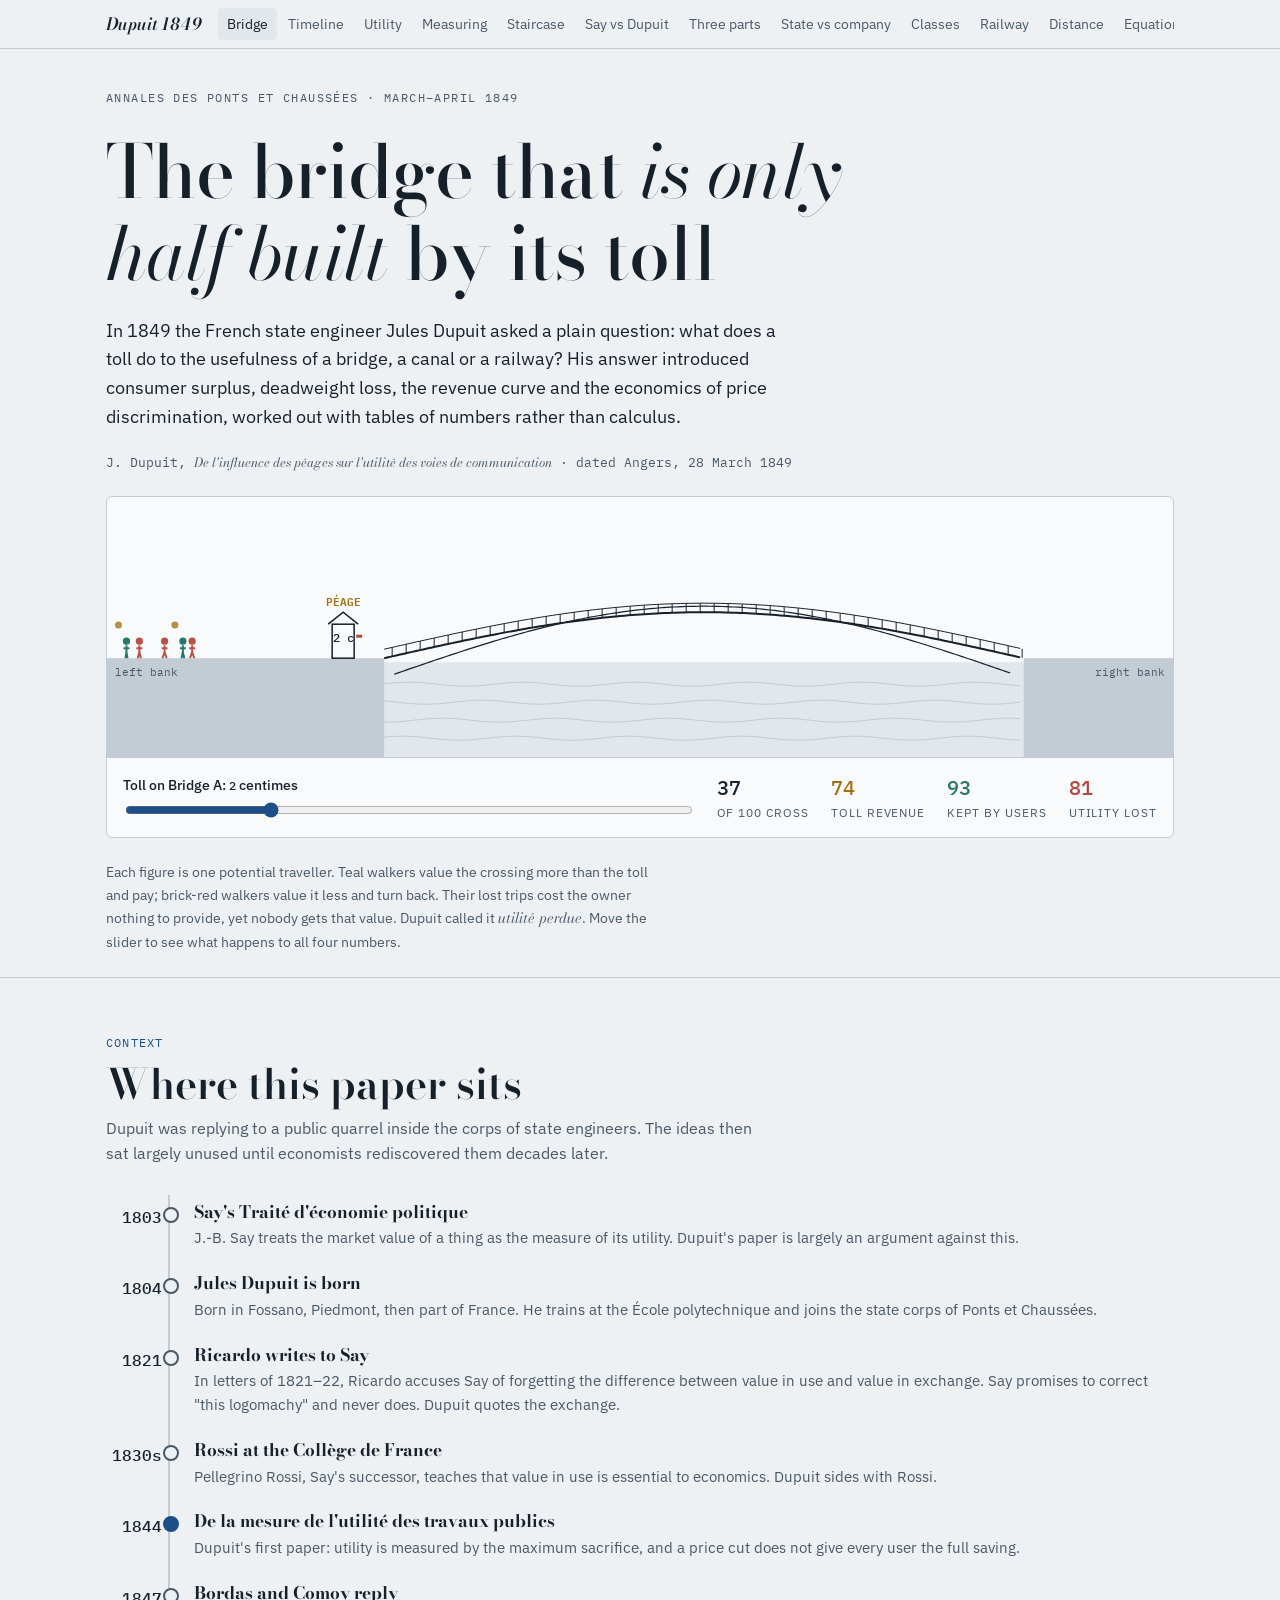
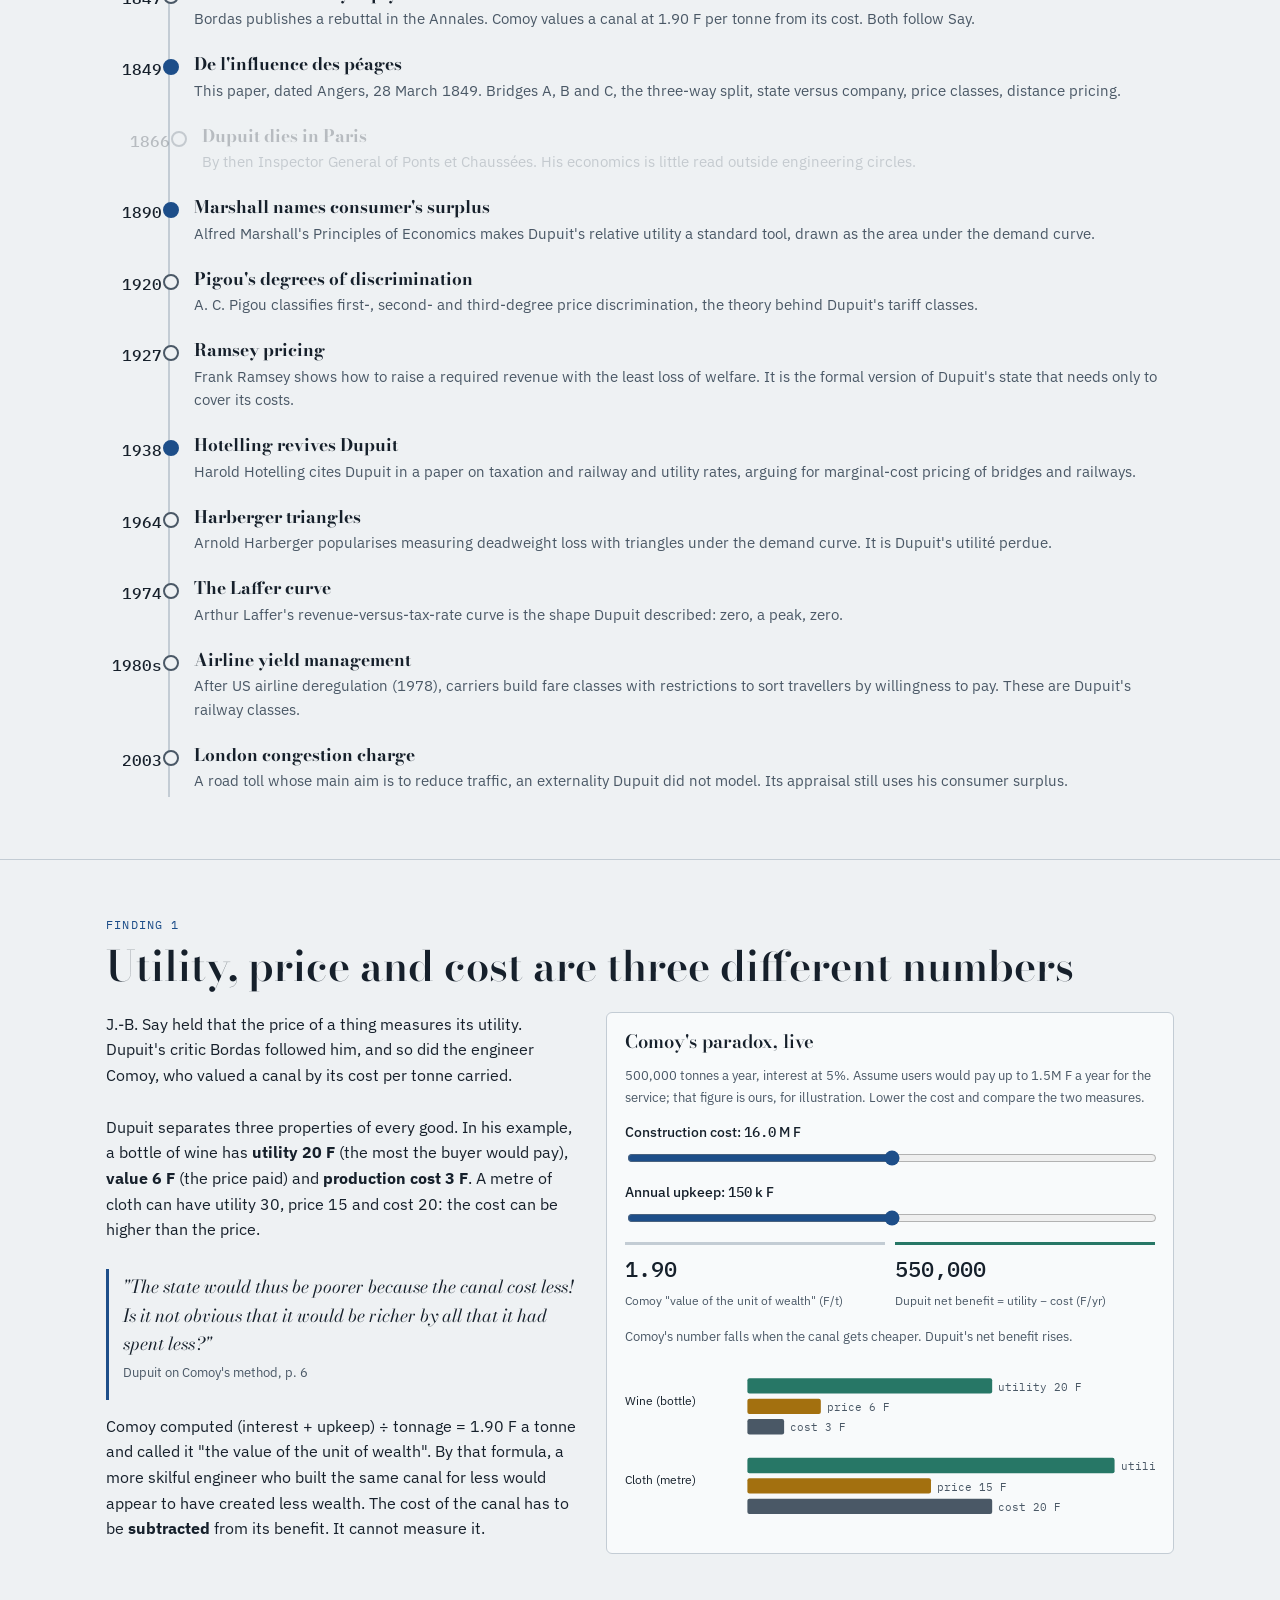
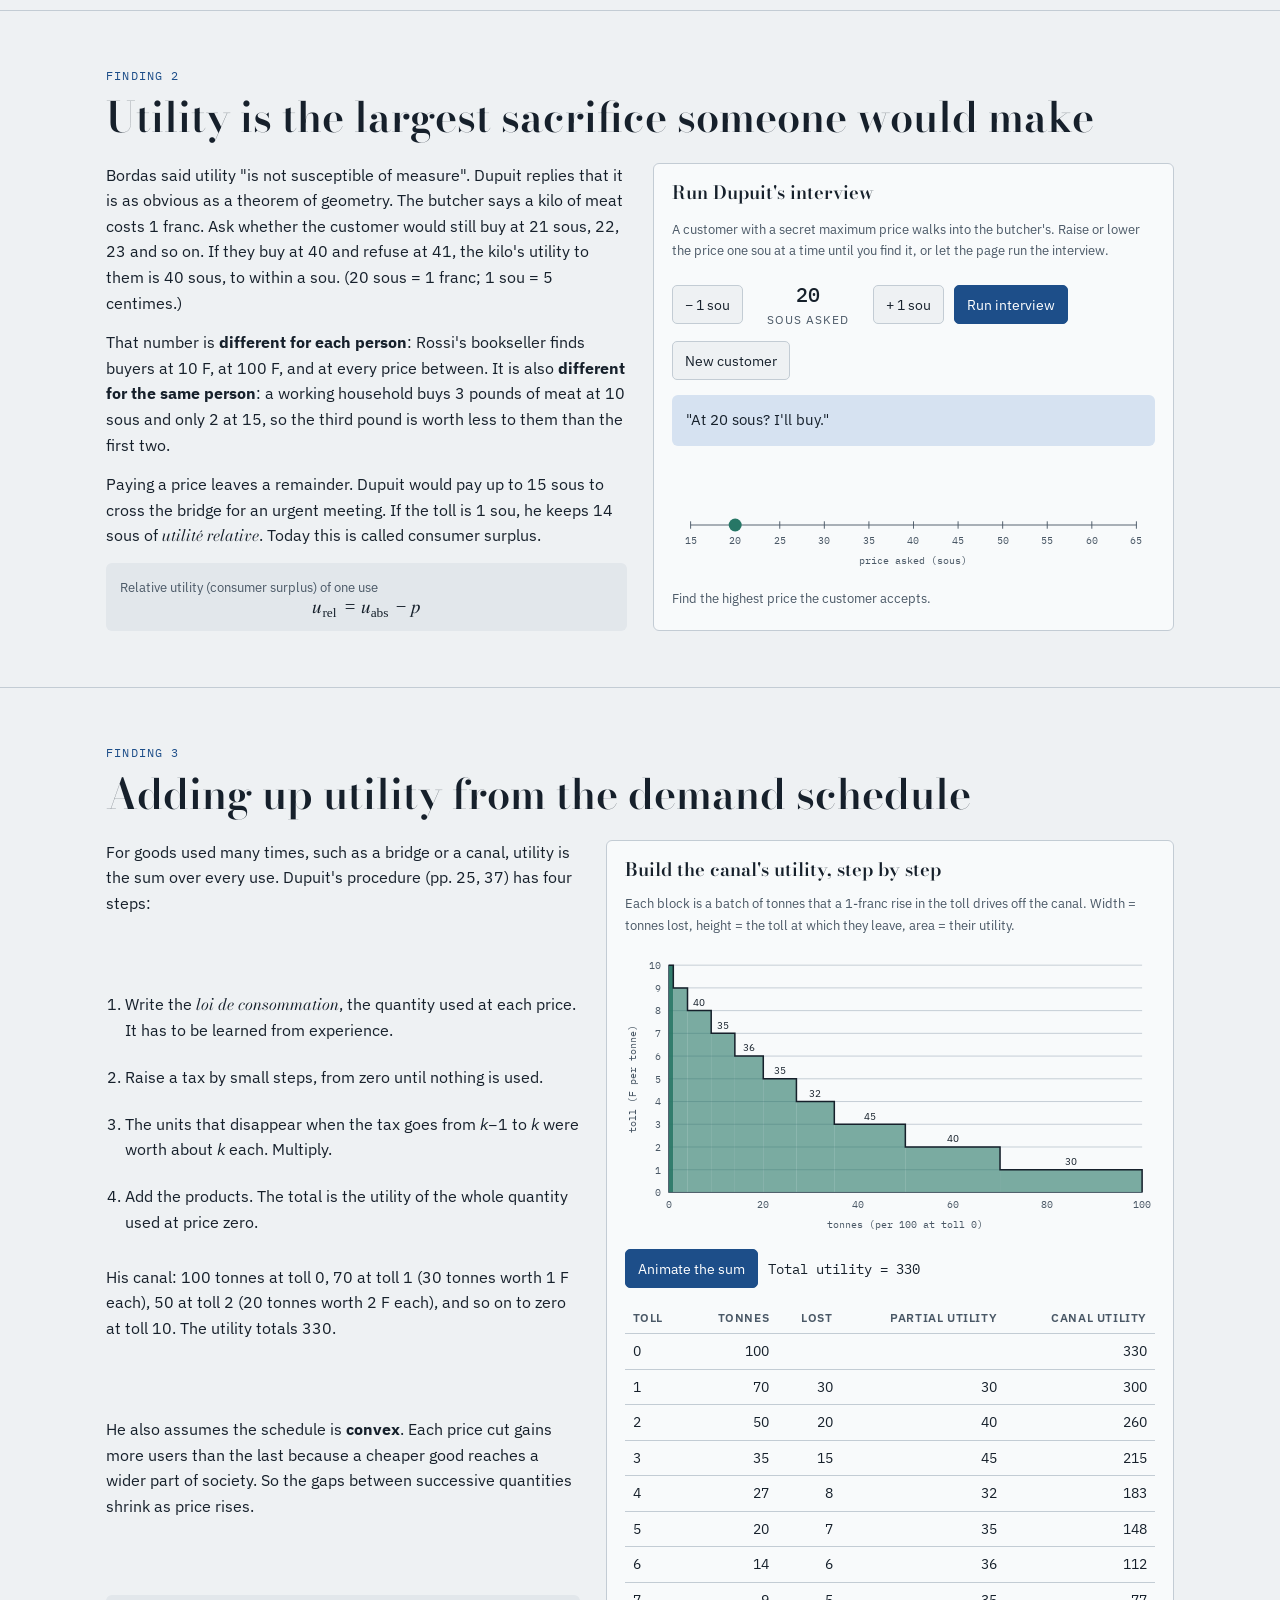
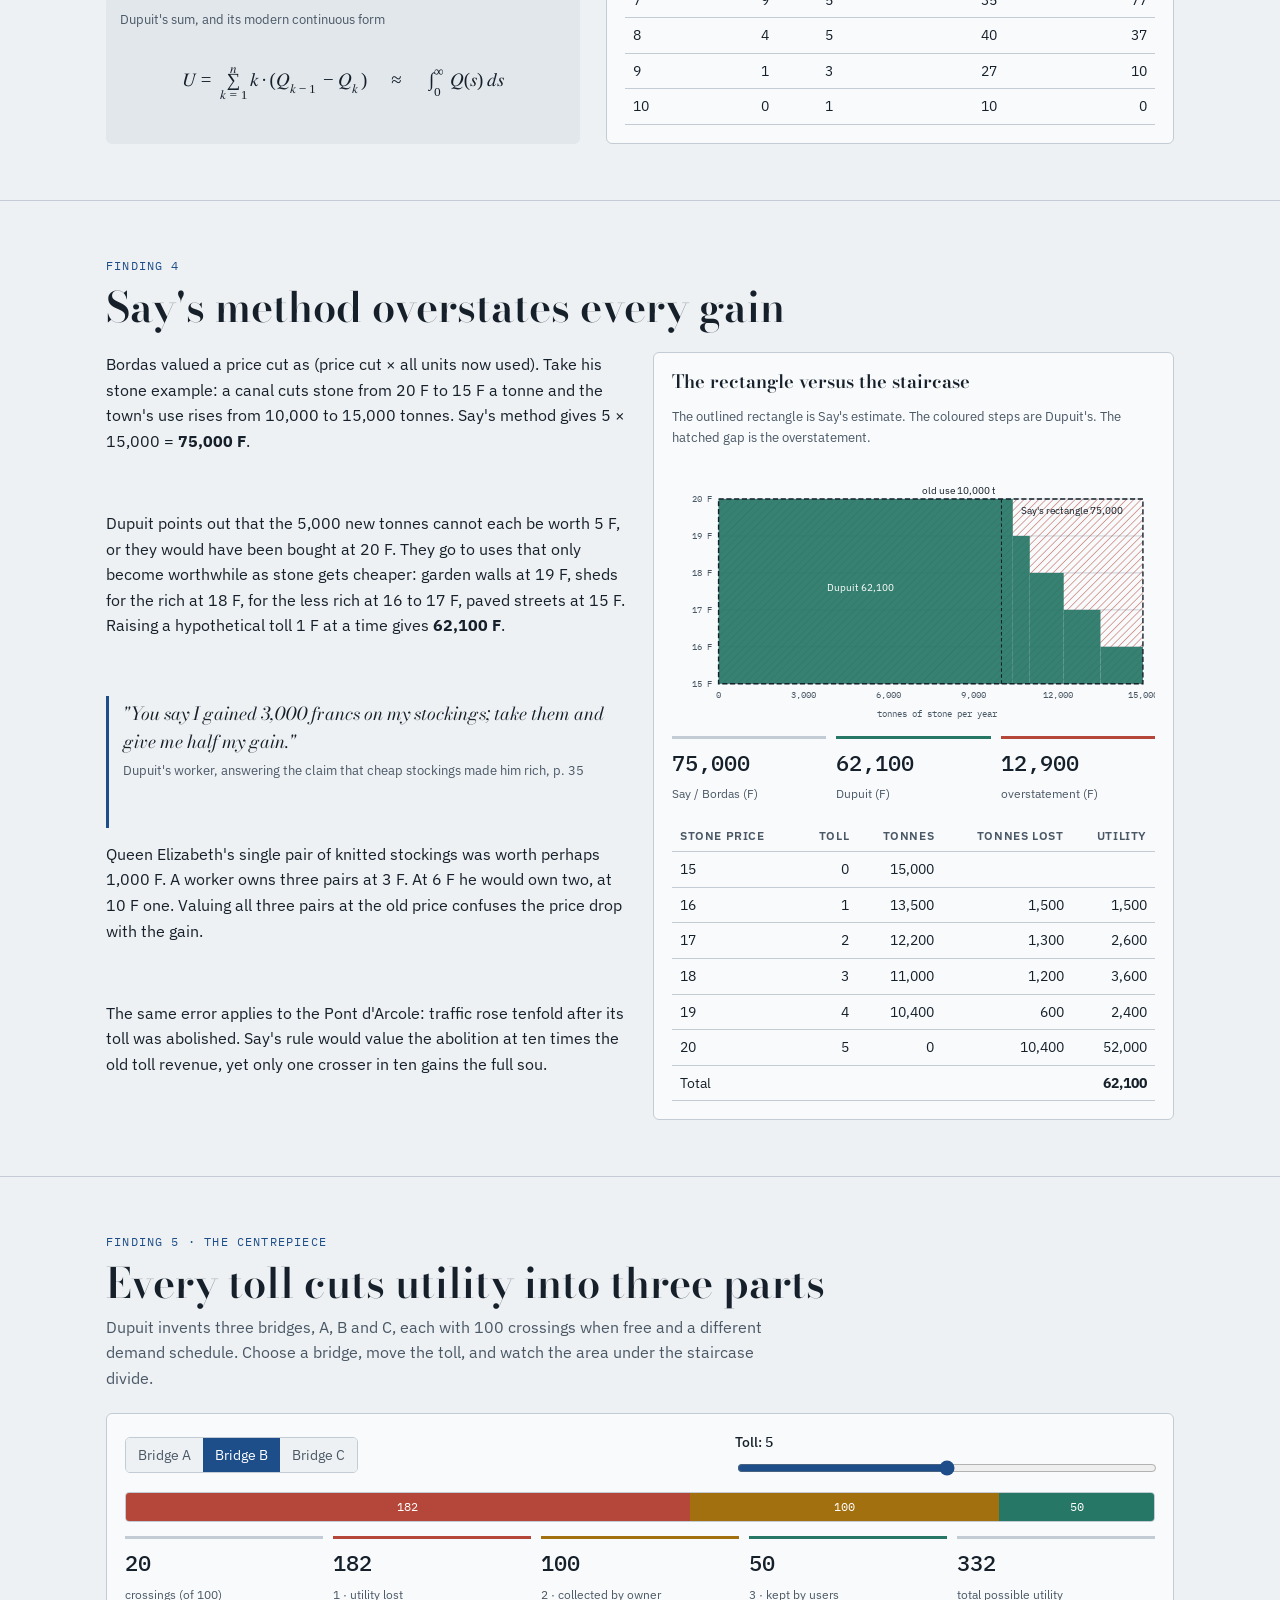
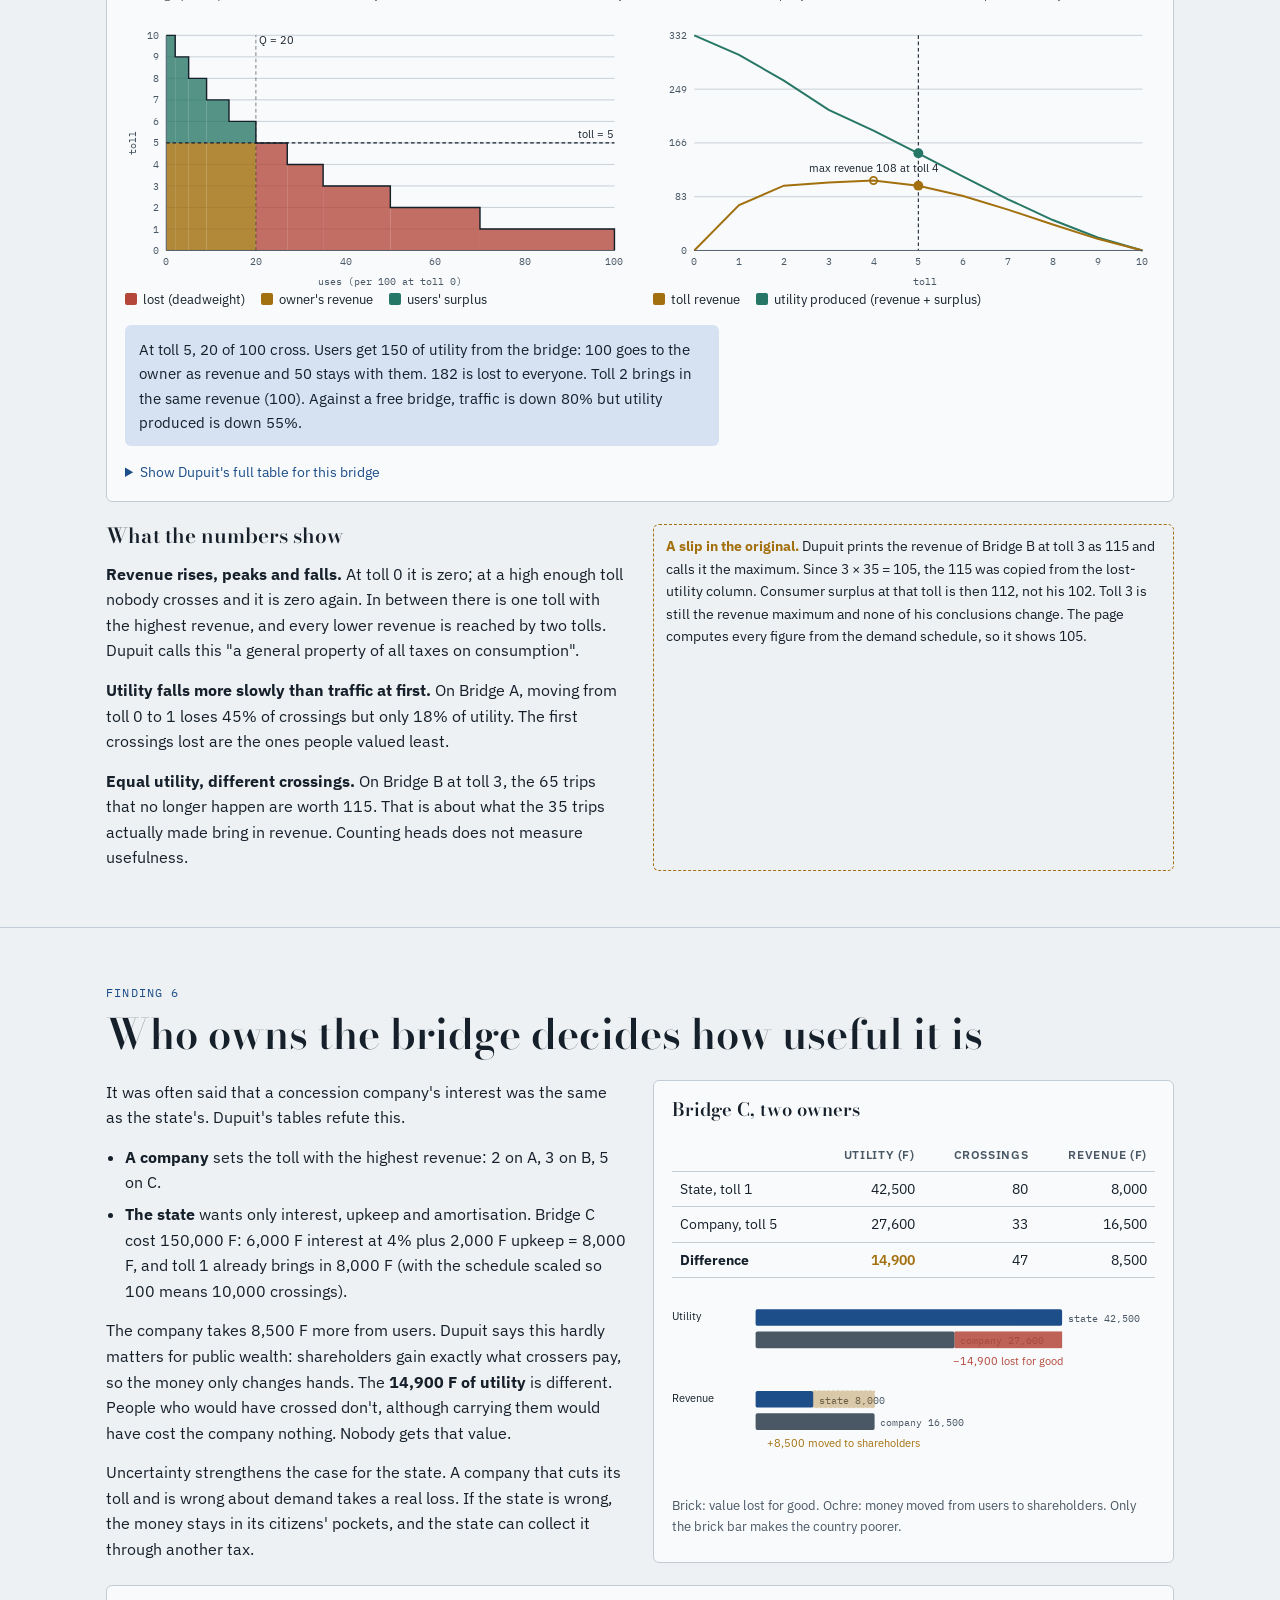
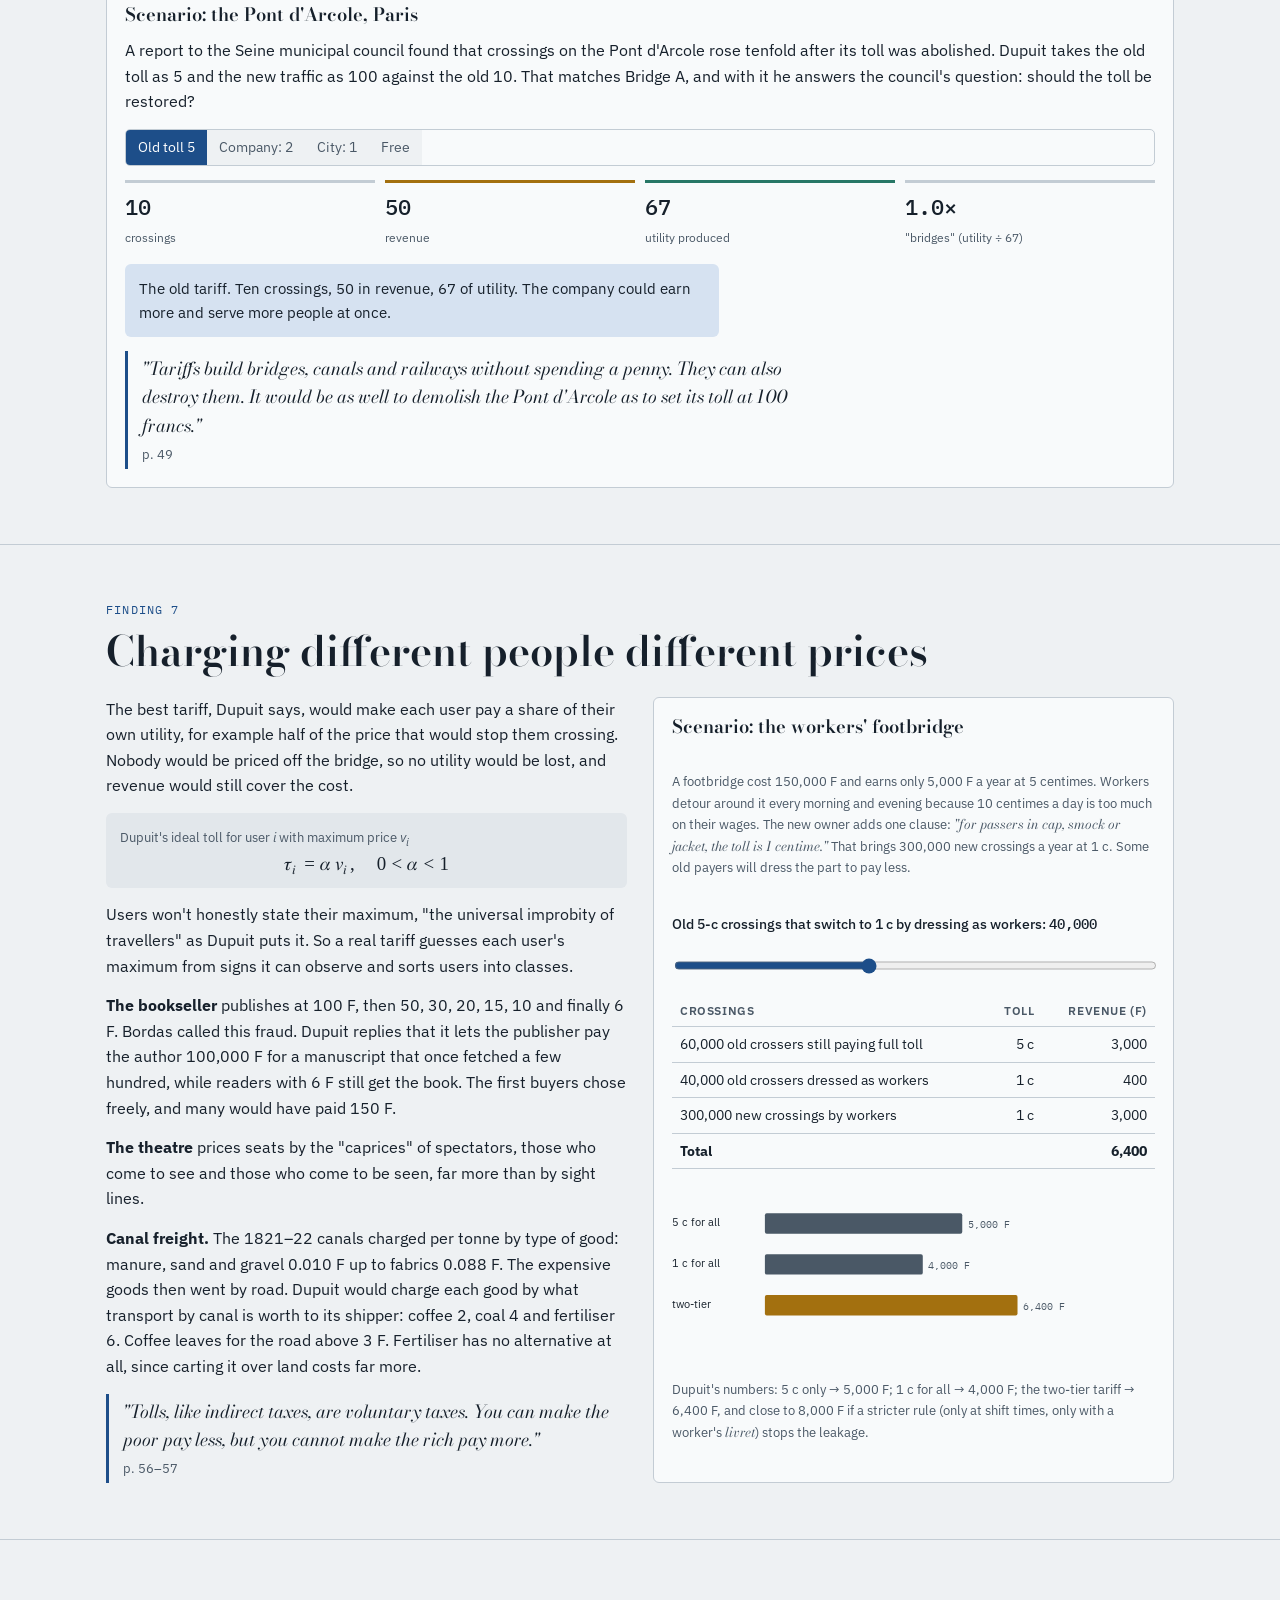
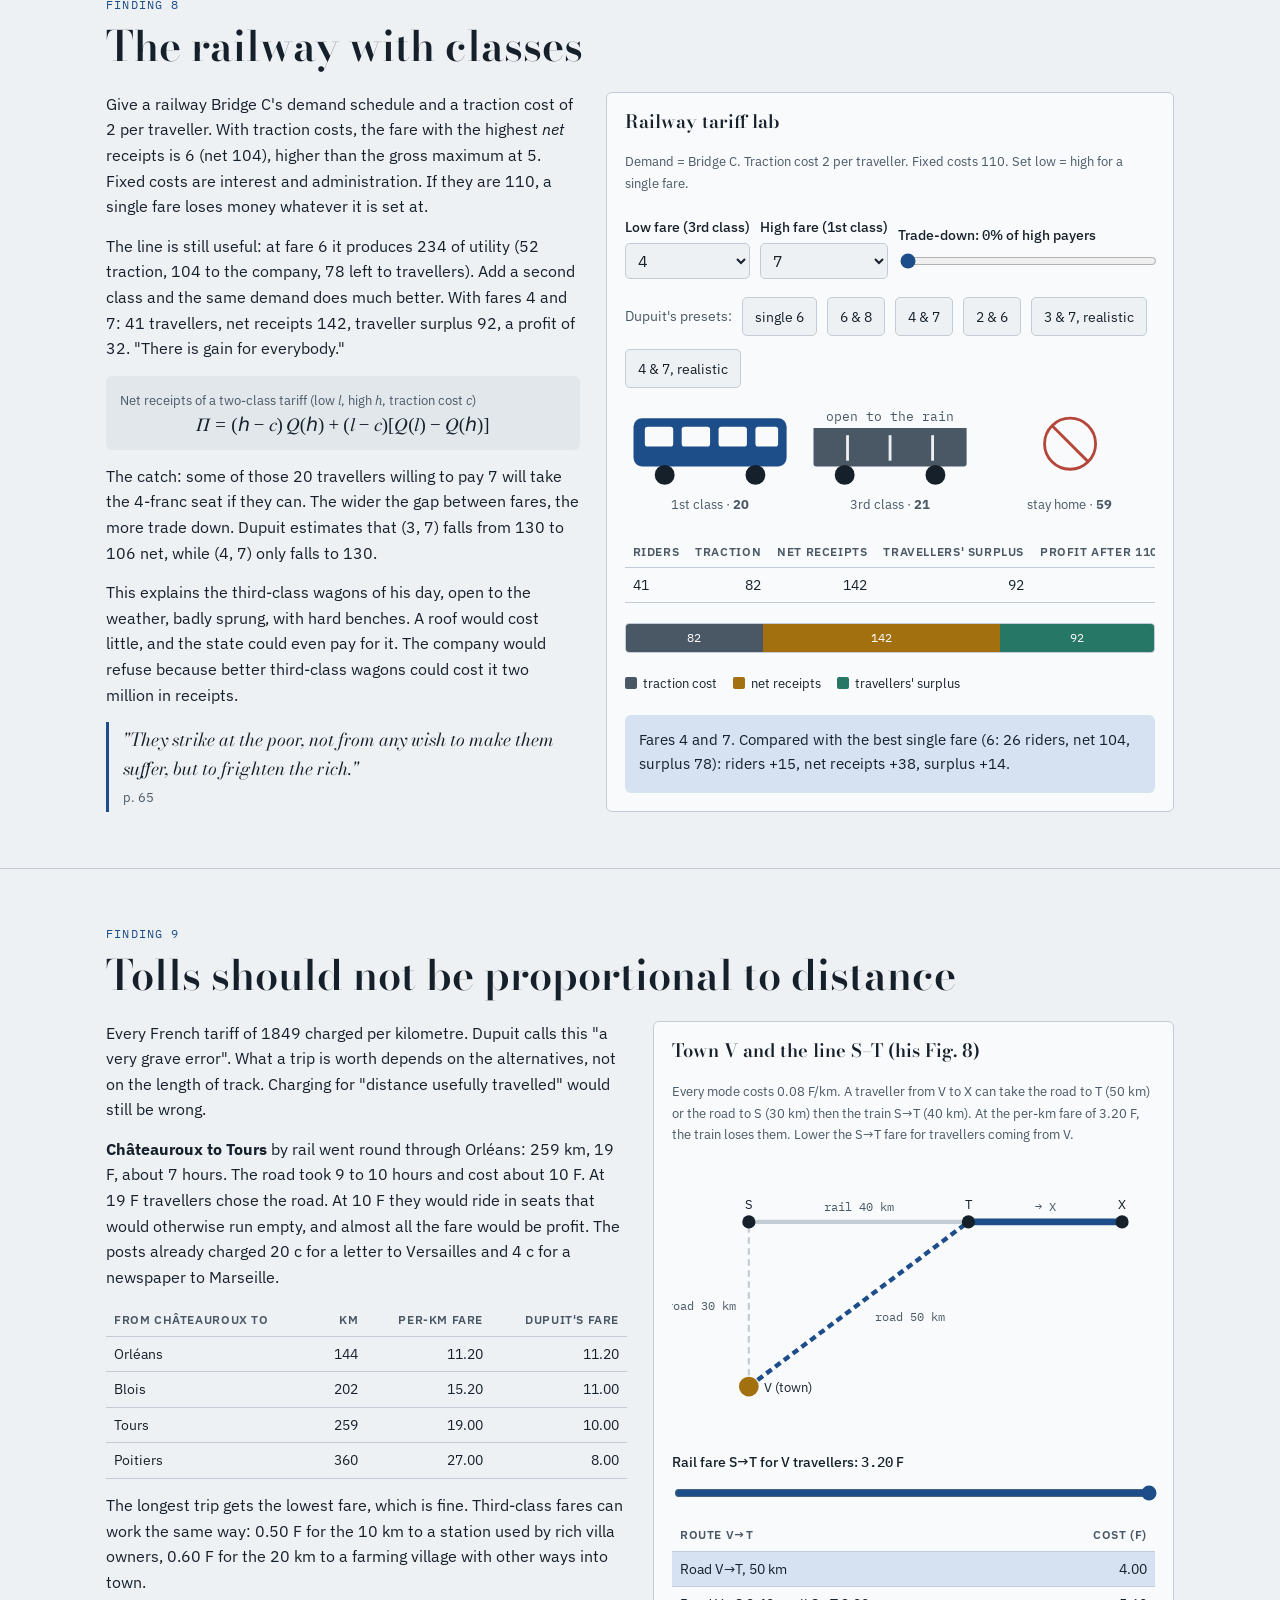
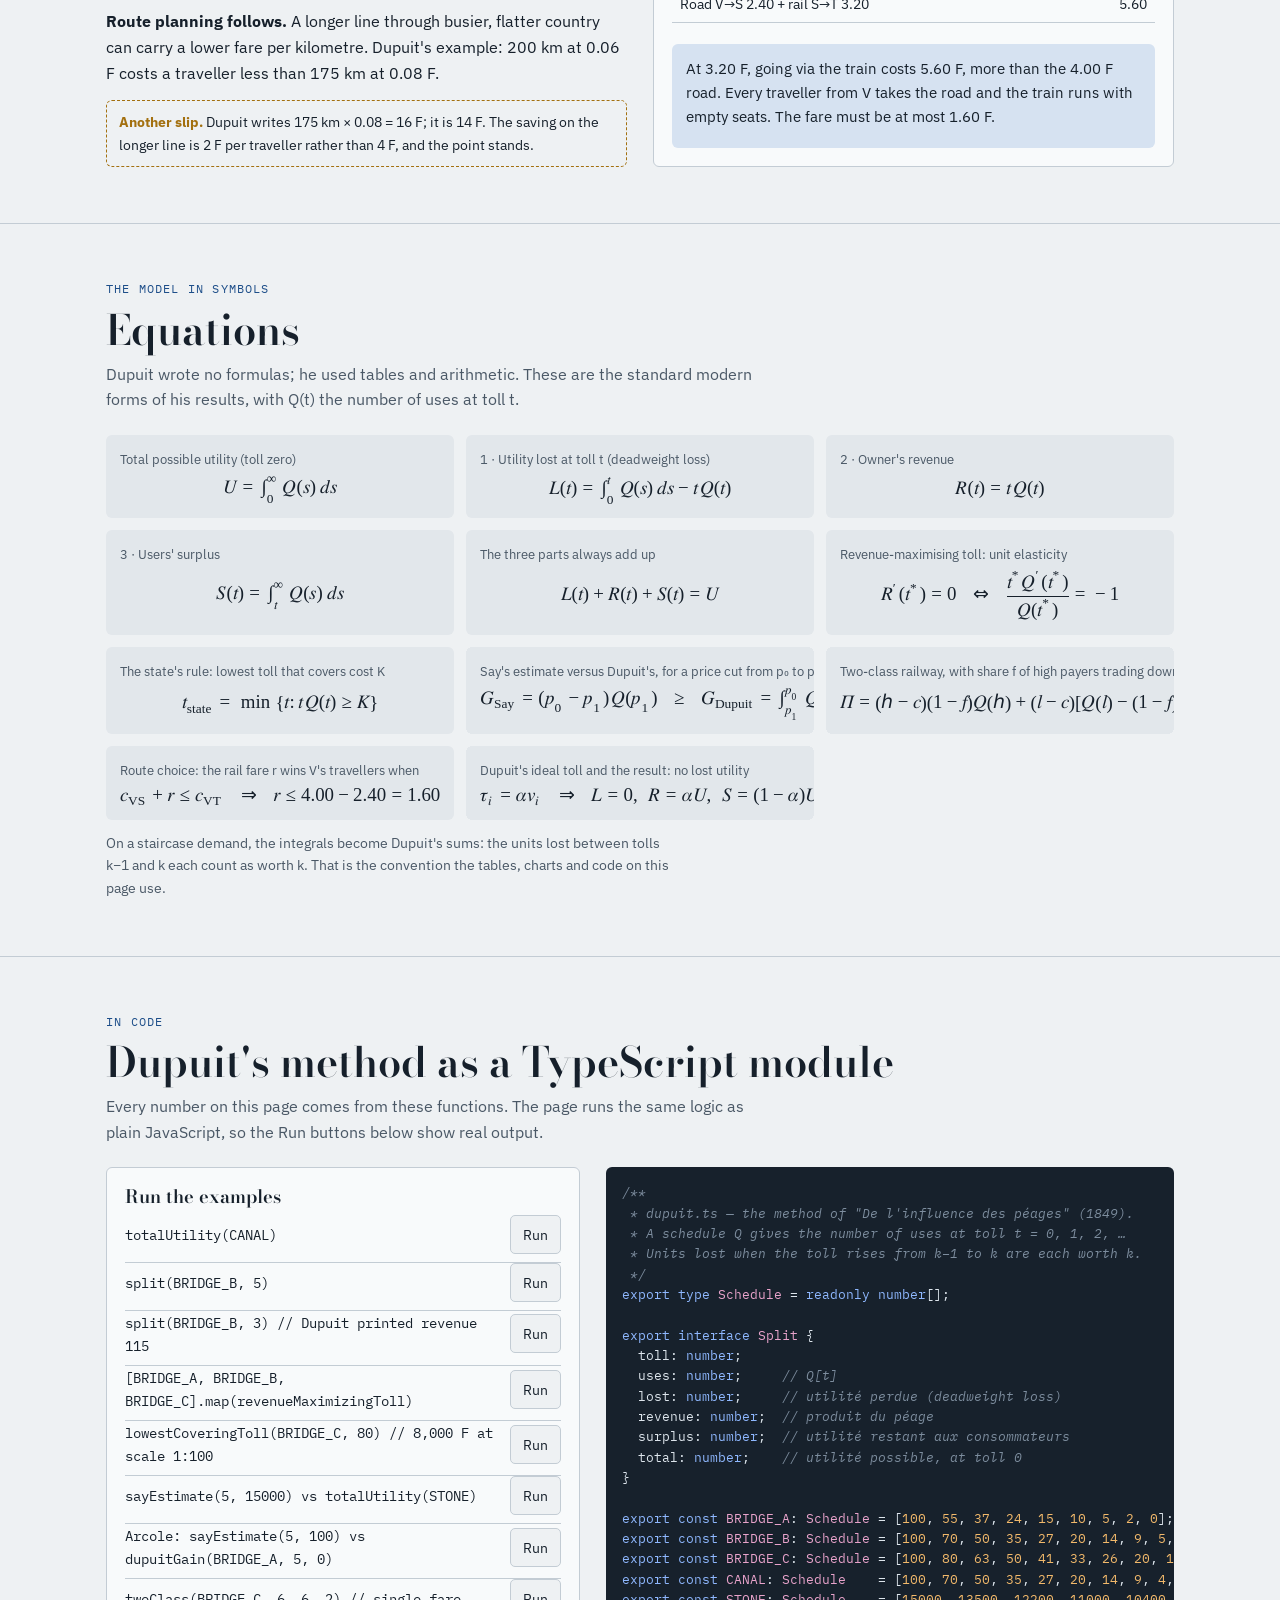
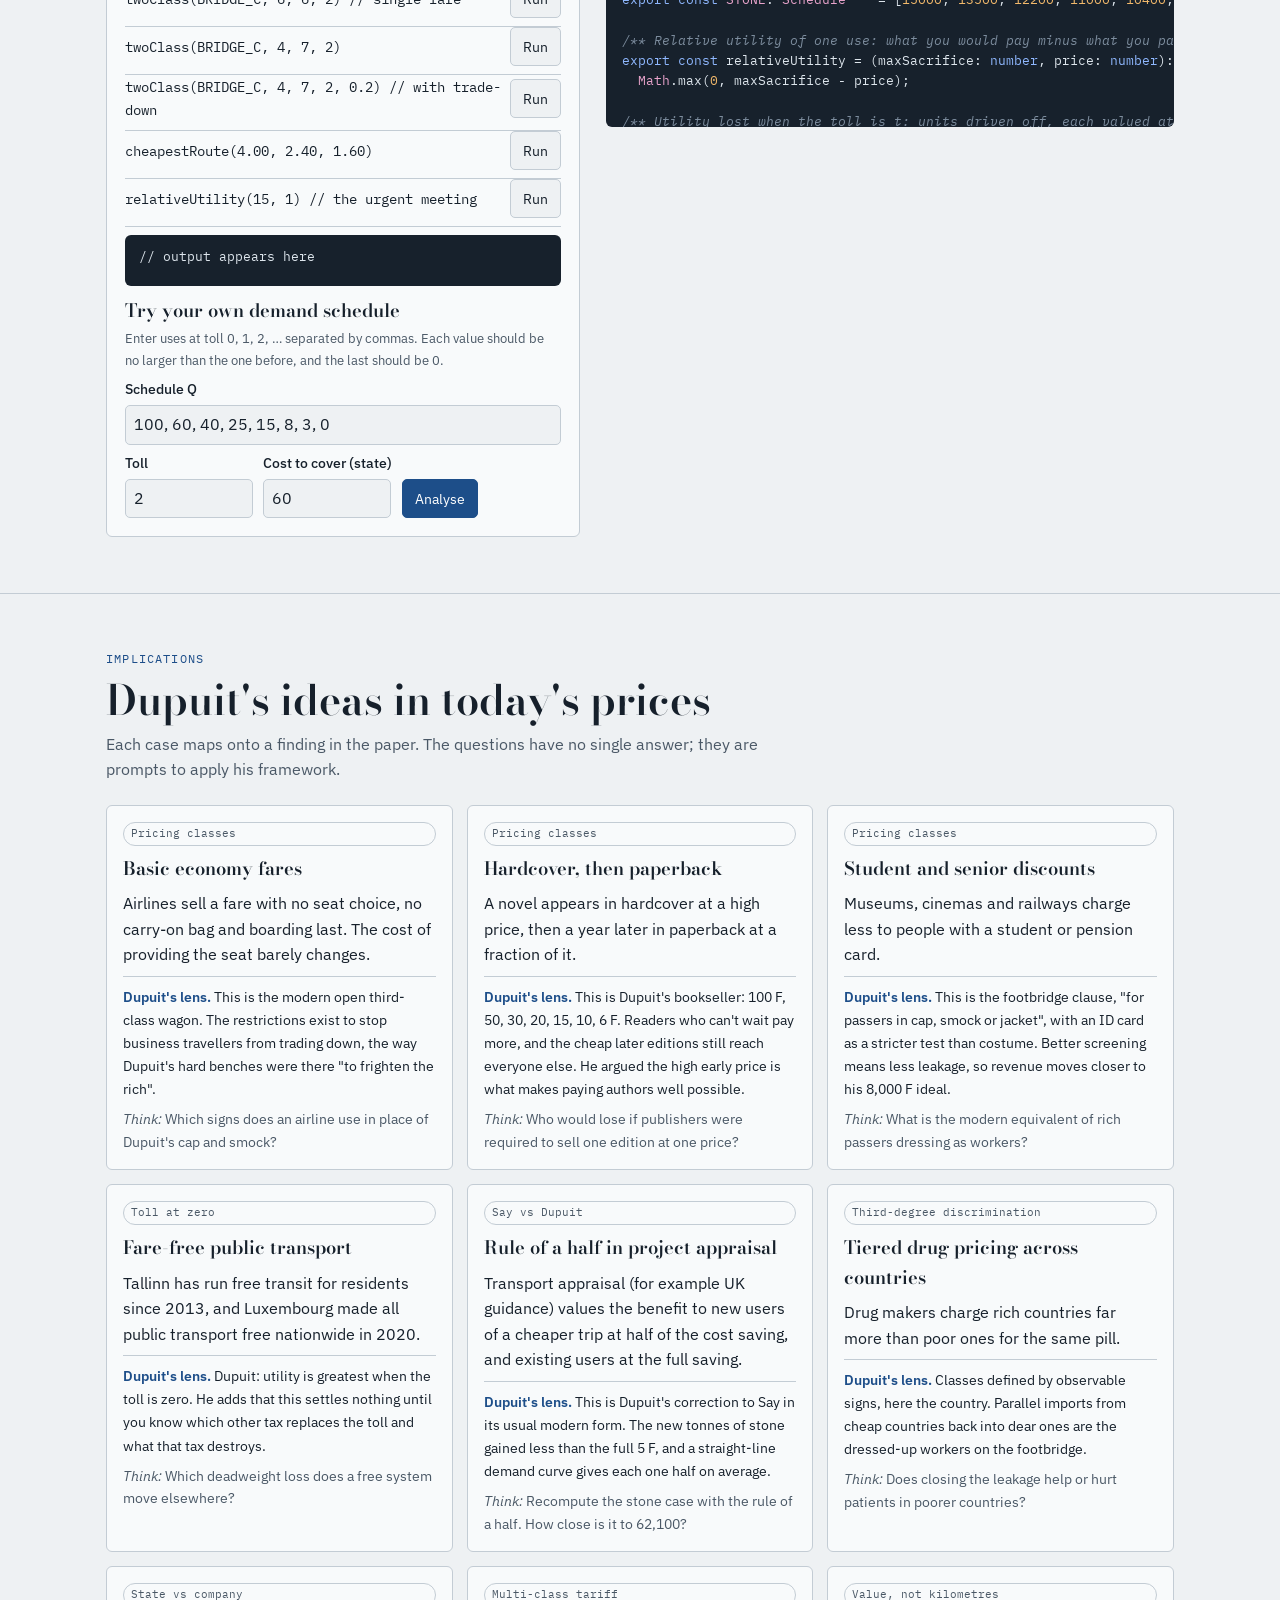
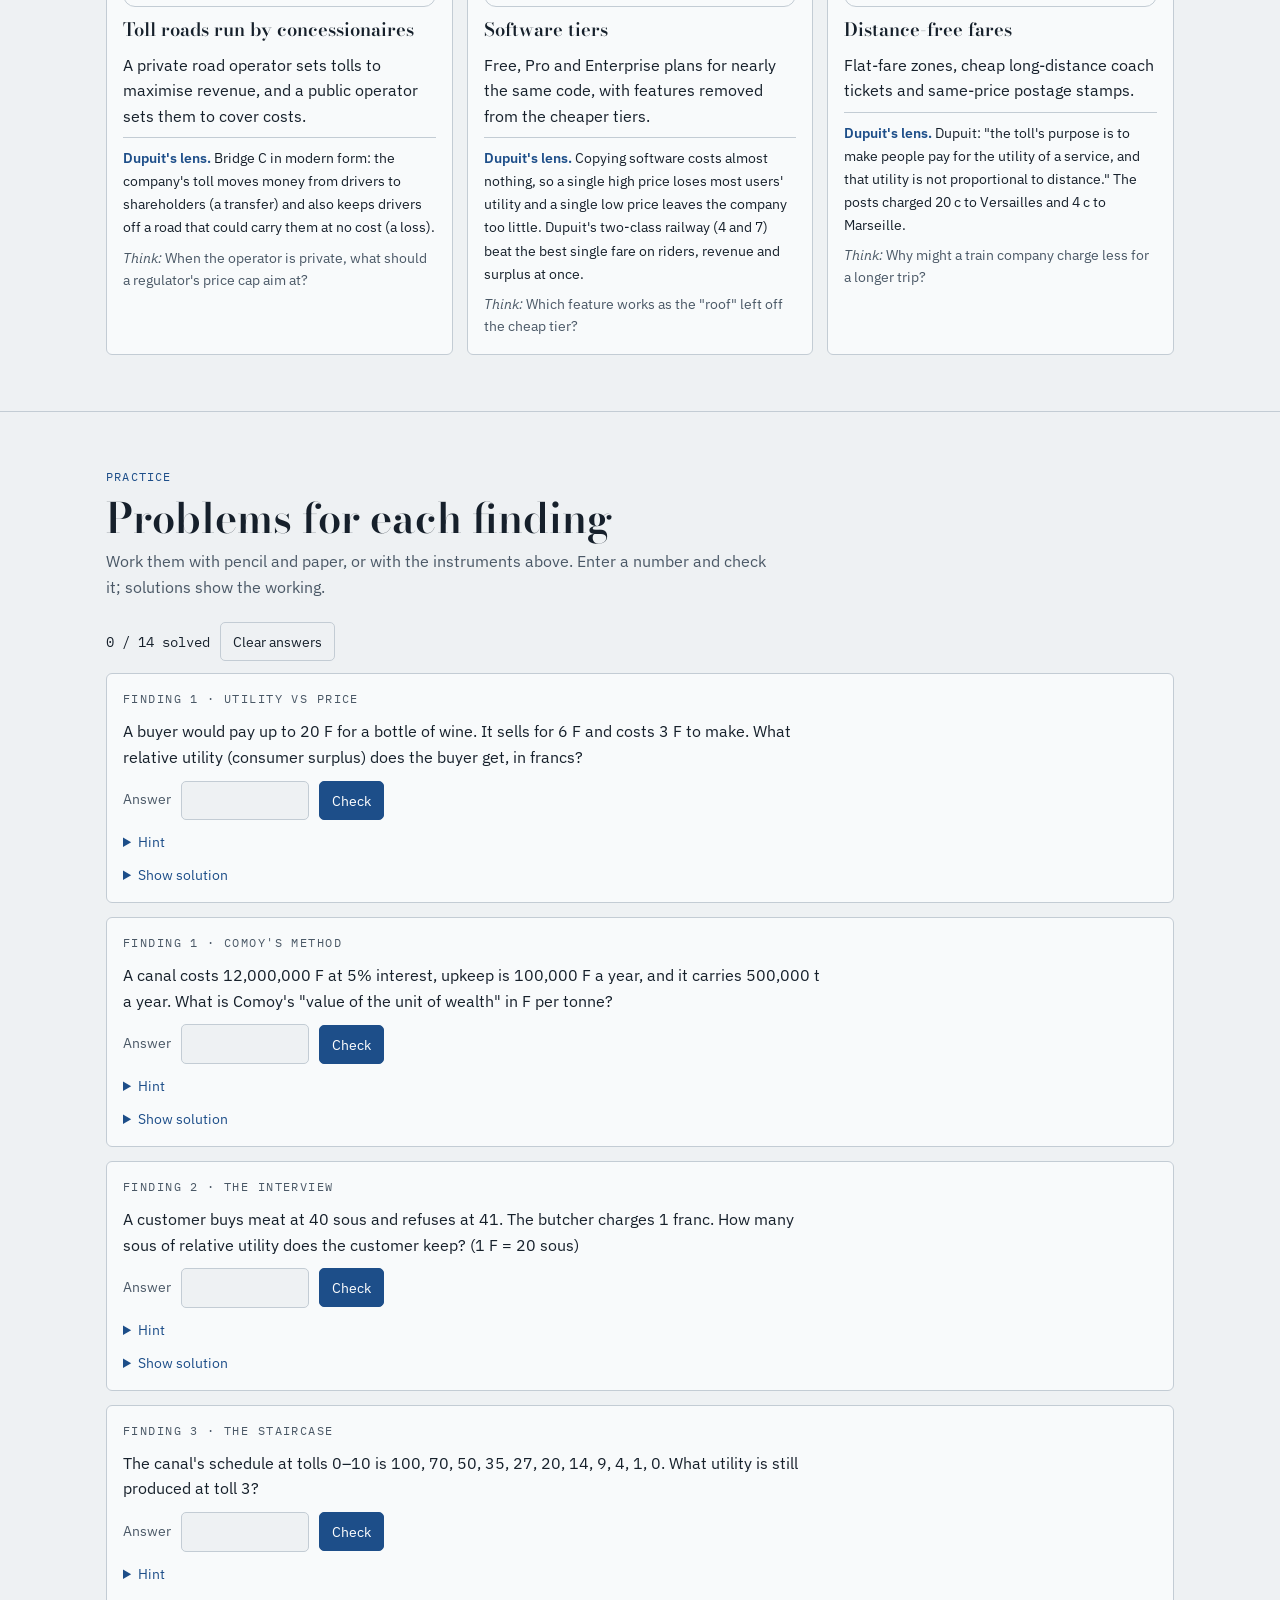
<file: learn/mp0002.html>
<!doctype html><html><head><meta charset=utf8><meta name=viewport content="width=device-width,initial-scale=1,viewport-fit=cover"><style>:root{color-scheme:light;box-sizing:border-box;padding-top:env(safe-area-inset-top,0px);padding-bottom:env(safe-area-inset-bottom,0px)}html{scroll-padding-top:env(safe-area-inset-top,0px)}body{margin:0;padding:0;font:14px -apple-system,BlinkMacSystemFont,sans-serif;background:#fff;color:#000}img{max-width:100%}[hidden]:not([hidden=until-found i]){display:none!important}</style></head><body>
<title>Dupuit's Tolls</title>
<link rel="preconnect" href="https://fonts.googleapis.com">
<link rel="preconnect" href="https://fonts.gstatic.com" crossorigin>
<link rel="stylesheet" href="https://fonts.googleapis.com/css2?family=Bodoni+Moda:ital,opsz,wght@0,6..96,400..800;1,6..96,400..700&family=IBM+Plex+Mono:wght@400;500&family=IBM+Plex+Sans:wght@400;500;600&display=swap">
<style>
/* Layout: an engineer's ledger — one reading column of prose, wide "plates" for instruments, a sticky index of sections. */
:root{
  --paper:#eef1f3; --paper-2:#e2e7eb; --card:#f8fafb; --ink:#16202b; --ink-2:#4a5866; --rule:#c3ccd4;
  --accent:#1d4e89; --accent-ink:#ffffff; --accent-soft:#d6e2f1;
  --lost:#b4473a; --prod:#a3700f; --cons:#277766; --ok:#277766; --bad:#b4473a;
  --code-bg:#17212c; --code-fg:#dde5ec; --tk-k:#8fb8ff; --tk-s:#b8da8e; --tk-n:#f2b96b; --tk-c:#7d8d9e; --tk-t:#e8a3cb;
  --display:"Bodoni Moda","Didot","Bodoni 72",Georgia,serif;
  --body:"IBM Plex Sans",system-ui,-apple-system,"Segoe UI",sans-serif;
  --mono:"IBM Plex Mono",ui-monospace,Menlo,Consolas,monospace;
}
@media (prefers-color-scheme: dark){:root:not([data-theme="light"]){
  --paper:#0f151c; --paper-2:#17202a; --card:#1a2430; --ink:#e3e9ee; --ink-2:#9aaab8; --rule:#2c3a48;
  --accent:#86ade2; --accent-ink:#0f151c; --accent-soft:#1f3149;
  --lost:#e27c6e; --prod:#dcab4c; --cons:#5fc2aa; --ok:#5fc2aa; --bad:#e27c6e;
  --code-bg:#0a0f15; --code-fg:#dde5ec; color-scheme:dark }}
:root[data-theme="dark"]{
  --paper:#0f151c; --paper-2:#17202a; --card:#1a2430; --ink:#e3e9ee; --ink-2:#9aaab8; --rule:#2c3a48;
  --accent:#86ade2; --accent-ink:#0f151c; --accent-soft:#1f3149;
  --lost:#e27c6e; --prod:#dcab4c; --cons:#5fc2aa; --ok:#5fc2aa; --bad:#e27c6e;
  --code-bg:#0a0f15; --code-fg:#dde5ec; color-scheme:dark }

*{box-sizing:border-box}
html{scroll-behavior:smooth}
@media (prefers-reduced-motion: reduce){html{scroll-behavior:auto}*{transition:none!important;animation:none!important}}
body{background:var(--paper);color:var(--ink);font-family:var(--body);font-size:16px;line-height:1.6}
body::before{content:"";position:fixed;inset:0 0 auto;height:env(safe-area-inset-top,0px);z-index:30;background:var(--paper)}
.wrap{max-width:1100px;margin:0 auto;padding-left:max(16px,env(safe-area-inset-left,0px));padding-right:max(16px,env(safe-area-inset-right,0px))}
a{color:var(--accent)}
:focus-visible{outline:2px solid var(--accent);outline-offset:2px;border-radius:3px}
h1,h2,h3{font-family:var(--display);font-weight:600;line-height:1.12;text-wrap:balance;margin:0}
h2{font-size:clamp(1.8rem,4vw,2.6rem)}
h3{font-size:1.3rem}
p{margin:0}
.prose{max-width:66ch;display:grid;gap:14px}
.eyebrow{font-family:var(--mono);font-size:.74rem;letter-spacing:.12em;text-transform:uppercase;color:var(--ink-2)}
.fr{font-family:var(--display);font-style:italic}
.muted{color:var(--ink-2)}
.num{font-variant-numeric:tabular-nums}
code,.mono{font-family:var(--mono);font-size:.9em}

/* nav */
.nav{position:sticky;top:env(safe-area-inset-top,0px);z-index:20;background:color-mix(in srgb,var(--paper) 92%,transparent);backdrop-filter:blur(6px);border-bottom:1px solid var(--rule)}
.nav .wrap{display:flex;align-items:center;gap:16px}
.nav .brand{font-family:var(--display);font-style:italic;font-weight:600;white-space:nowrap;font-size:1.05rem}
.nav ul{display:flex;gap:2px;list-style:none;margin:0;padding:8px 0;overflow-x:auto;scrollbar-width:none;min-width:0}
.nav ul::-webkit-scrollbar{display:none}
.nav a{display:block;padding:5px 9px;border-radius:4px;color:var(--ink-2);text-decoration:none;font-size:.86rem;white-space:nowrap}
.nav a:hover,.nav a.on{color:var(--ink);background:var(--paper-2)}

/* hero */
.hero{padding-block:40px 24px}
.hero-grid{display:grid;grid-template-columns:minmax(0,1fr);gap:22px}
.hero h1{font-size:clamp(2.4rem,7vw,4.6rem);font-weight:500;letter-spacing:-.01em}
.hero h1 em{font-weight:400}
.hero .lede{font-size:1.12rem;max-width:62ch}
.byline{font-family:var(--mono);font-size:.8rem;color:var(--ink-2)}
.stage{background:var(--card);border:1px solid var(--rule);border-radius:6px;overflow:hidden}
.stage canvas{display:block;width:100%;height:260px}
.stage-ctl{display:flex;flex-wrap:wrap;gap:14px 26px;align-items:center;padding:14px 16px;border-top:1px solid var(--rule)}
.stage-ctl label{font-weight:500}
.kpis{display:flex;flex-wrap:wrap;gap:8px 22px}
.kpi{display:grid}
.kpi b{font-family:var(--mono);font-size:1.25rem;font-weight:500}
.kpi span{font-size:.74rem;color:var(--ink-2);text-transform:uppercase;letter-spacing:.08em}

/* sections */
.sec{padding-block:56px;border-top:1px solid var(--rule)}
.sec-head{display:grid;gap:8px;margin-bottom:22px}
.sec-head .tag{font-family:var(--mono);font-size:.74rem;color:var(--accent);letter-spacing:.1em;text-transform:uppercase}
.cols{display:grid;grid-template-columns:minmax(0,1fr);gap:26px}
@media (min-width:900px){.cols{grid-template-columns:minmax(0,1fr) minmax(0,1fr)}.cols.wide-r{grid-template-columns:minmax(0,5fr) minmax(0,6fr)}}
.plate{background:var(--card);border:1px solid var(--rule);border-radius:6px;padding:18px;display:grid;gap:14px;min-width:0}
.plate h3{font-size:1.15rem}
.plate .cap{font-size:.84rem;color:var(--ink-2)}
.quote{border-left:3px solid var(--accent);padding:4px 0 4px 14px;font-family:var(--display);font-style:italic;font-size:1.12rem;max-width:62ch}
.quote small{display:block;font-family:var(--body);font-style:normal;font-size:.8rem;color:var(--ink-2);margin-top:4px}
.callout{background:var(--accent-soft);border-radius:6px;padding:12px 14px;font-size:.95rem;max-width:66ch}
.erratum{border:1px dashed var(--prod);border-radius:6px;padding:10px 12px;font-size:.88rem;max-width:66ch}
.erratum b{color:var(--prod)}

/* controls */
input[type=range]{width:100%;accent-color:var(--accent)}
.row{display:flex;flex-wrap:wrap;gap:10px;align-items:center}
.btn{font:inherit;font-size:.9rem;border:1px solid var(--rule);background:var(--paper);color:var(--ink);padding:7px 12px;border-radius:5px;cursor:pointer}
.btn:hover{border-color:var(--accent)}
.btn.primary{background:var(--accent);color:var(--accent-ink);border-color:var(--accent)}
.seg{display:inline-flex;border:1px solid var(--rule);border-radius:5px;overflow:hidden}
.seg button{font:inherit;font-size:.88rem;border:0;background:var(--paper);color:var(--ink-2);padding:6px 12px;cursor:pointer}
.seg button[aria-pressed="true"]{background:var(--accent);color:var(--accent-ink)}
select,input[type=number],input[type=text],textarea{font:inherit;background:var(--paper);color:var(--ink);border:1px solid var(--rule);border-radius:5px;padding:6px 8px}
input[type=number]{width:8em}
.ctl{display:grid;gap:4px}
.ctl label{font-size:.85rem;font-weight:500}
.ctl output{font-family:var(--mono)}

/* charts */
.chart{width:100%;overflow-x:auto}
.chart svg{display:block;width:100%;height:auto;min-width:300px}
svg text{fill:var(--ink-2);font-family:var(--mono);font-size:11px}
svg .grid{stroke:var(--rule);stroke-width:1}
svg .axis{stroke:var(--ink-2);stroke-width:1}
svg .lost{fill:var(--lost);opacity:.78}
svg .rev{fill:var(--prod);opacity:.82}
svg .sur{fill:var(--cons);opacity:.78}
svg .step{fill:none;stroke:var(--ink);stroke-width:1.6}
svg .tollline{stroke:var(--ink);stroke-dasharray:4 3;stroke-width:1.2}
svg .lbl{fill:var(--ink);font-family:var(--body);font-size:12px}
.legend{display:flex;flex-wrap:wrap;gap:6px 16px;font-size:.84rem}
.legend i{display:inline-block;width:12px;height:12px;border-radius:2px;margin-right:6px;vertical-align:-1px}
.sw-lost{background:var(--lost)}.sw-rev{background:var(--prod)}.sw-sur{background:var(--cons)}
.stack{display:flex;height:30px;border-radius:4px;overflow:hidden;border:1px solid var(--rule)}
.stack div{transition:flex-grow .35s ease;display:flex;align-items:center;justify-content:center;color:#fff;font-family:var(--mono);font-size:.78rem;min-width:0;overflow:hidden;white-space:nowrap}
.stack .s-lost{background:var(--lost)}.stack .s-rev{background:var(--prod)}.stack .s-sur{background:var(--cons)}
.bigs{display:grid;grid-template-columns:repeat(auto-fit,minmax(120px,1fr));gap:10px}
.big{border-top:3px solid var(--rule);padding-top:6px}
.big b{display:block;font-family:var(--mono);font-size:1.4rem;font-weight:500}
.big span{font-size:.78rem;color:var(--ink-2)}
.big.lost{border-color:var(--lost)}.big.rev{border-color:var(--prod)}.big.sur{border-color:var(--cons)}

/* tables */
.tbl{overflow-x:auto}
table{border-collapse:collapse;width:100%;font-size:.88rem;font-variant-numeric:tabular-nums}
th,td{padding:6px 8px;border-bottom:1px solid var(--rule);text-align:right;white-space:nowrap}
th{font-weight:600;color:var(--ink-2);font-size:.76rem;text-transform:uppercase;letter-spacing:.05em}
td:first-child,th:first-child{text-align:left}
tr.cur td{background:var(--accent-soft)}
td.flag{color:var(--prod);font-weight:600}

/* math */
math{font-size:1.18em}
.eq{display:grid;gap:6px;padding:14px;background:var(--paper-2);border-radius:6px;overflow-x:auto}
.eq .what{font-size:.82rem;color:var(--ink-2)}
.eqs{display:grid;grid-template-columns:repeat(auto-fit,minmax(min(100%,320px),1fr));gap:12px}

/* code */
pre.code{background:var(--code-bg);color:var(--code-fg);border-radius:6px;padding:16px;overflow-x:auto;font-family:var(--mono);font-size:.82rem;line-height:1.55;margin:0;max-height:560px}
.tk-k{color:var(--tk-k)}.tk-s{color:var(--tk-s)}.tk-n{color:var(--tk-n)}.tk-c{color:var(--tk-c);font-style:italic}.tk-t{color:var(--tk-t)}
.console{background:var(--code-bg);color:var(--code-fg);border-radius:6px;padding:12px 14px;font-family:var(--mono);font-size:.8rem;white-space:pre-wrap;min-height:4em;overflow-x:auto}
.runs{display:grid;gap:8px}
.run{display:flex;flex-wrap:wrap;gap:8px;align-items:center;justify-content:space-between;border-bottom:1px solid var(--rule);padding-bottom:8px}
.run code{white-space:normal;word-break:break-word;min-width:0;flex:1 1 260px}

/* timeline */
.tl{list-style:none;margin:0;padding:0;position:relative;display:grid;gap:0}
.tl::before{content:"";position:absolute;left:62px;top:6px;bottom:6px;width:2px;background:var(--rule)}
.tl li{display:grid;grid-template-columns:56px 1fr;gap:20px;padding:10px 0;position:relative}
.tl li::before{content:"";position:absolute;left:57px;top:18px;width:12px;height:12px;border-radius:50%;background:var(--paper);border:2px solid var(--ink-2)}
.tl li.key::before{background:var(--accent);border-color:var(--accent)}
.tl .yr{font-family:var(--mono);font-weight:500;padding-top:6px;text-align:right}
.tl .body{padding-left:12px;min-width:0}
.tl .body b{font-family:var(--display);font-size:1.08rem}
.tl .body p{font-size:.93rem;color:var(--ink-2)}
.tl li{opacity:1;transform:none;transition:opacity .5s ease,transform .5s ease}
.tl.anim li.pre{opacity:.25;transform:translateX(8px)}

/* cards (real world) */
.grid-cards{display:grid;grid-template-columns:repeat(auto-fit,minmax(min(100%,300px),1fr));gap:14px}
.rw{background:var(--card);border:1px solid var(--rule);border-radius:6px;padding:16px;display:grid;gap:8px;align-content:start}
.rw .t{font-family:var(--display);font-size:1.15rem;font-weight:600}
.rw .lens{font-size:.9rem;border-top:1px solid var(--rule);padding-top:8px}
.rw .lens b{color:var(--accent);font-weight:600}
.chip{display:inline-block;font-family:var(--mono);font-size:.7rem;padding:2px 7px;border-radius:20px;border:1px solid var(--rule);color:var(--ink-2)}

/* practice */
.probs{display:grid;gap:14px}
.prob{background:var(--card);border:1px solid var(--rule);border-radius:6px;padding:16px;display:grid;gap:10px}
.prob .q{max-width:70ch}
.fb{font-size:.9rem;font-weight:500}
.fb.ok{color:var(--ok)}.fb.no{color:var(--bad)}
details summary{cursor:pointer;color:var(--accent);font-size:.9rem}
details .sol{padding-top:8px;font-size:.92rem;max-width:70ch}

/* quiz */
.quiz{display:grid;gap:14px;max-width:760px}
.qopt{display:grid;gap:6px}
.qopt button{text-align:left;font:inherit;font-size:.95rem;background:var(--card);border:1px solid var(--rule);color:var(--ink);border-radius:5px;padding:9px 12px;cursor:pointer}
.qopt button:hover{border-color:var(--accent)}
.qopt button.right{border-color:var(--ok);background:color-mix(in srgb,var(--ok) 14%,var(--card))}
.qopt button.wrong{border-color:var(--bad);background:color-mix(in srgb,var(--bad) 12%,var(--card))}
.qbar{height:6px;background:var(--paper-2);border-radius:3px;overflow:hidden}
.qbar div{height:100%;background:var(--accent);transition:width .3s}

/* flashcards */
.deck{display:grid;gap:14px;max-width:640px}
.fc{perspective:1200px;cursor:pointer;min-height:230px}
.fc-in{position:relative;width:100%;min-height:230px;transition:transform .55s cubic-bezier(.3,.7,.3,1);transform-style:preserve-3d}
.fc.flip .fc-in{transform:rotateY(180deg)}
.fc-face{position:absolute;inset:0;backface-visibility:hidden;-webkit-backface-visibility:hidden;border:1px solid var(--rule);border-radius:8px;padding:22px;display:flex;flex-direction:column;justify-content:center;gap:10px;background:var(--card)}
.fc-face.back{transform:rotateY(180deg);background:var(--paper-2)}
.fc-face .side{font-family:var(--mono);font-size:.7rem;letter-spacing:.1em;text-transform:uppercase;color:var(--ink-2)}
.fc-face .txt{font-size:1.08rem}
.fc-face.front .txt{font-family:var(--display);font-size:1.35rem;font-weight:500}
@media (prefers-reduced-motion: reduce){.fc.flip .fc-in{transform:none}.fc.flip .front{visibility:hidden}.fc .back{transform:none;visibility:hidden}.fc.flip .back{visibility:visible}}
textarea{width:100%;font-family:var(--mono);font-size:.78rem}

/* glossary */
dl.gl{display:grid;grid-template-columns:minmax(0,1fr);gap:0;margin:0}
@media (min-width:700px){dl.gl{grid-template-columns:220px minmax(0,1fr)}}
dl.gl dt{font-family:var(--display);font-style:italic;font-size:1.08rem;padding:10px 0 2px;border-top:1px solid var(--rule)}
dl.gl dd{margin:0;padding:2px 0 10px;color:var(--ink-2)}
@media (min-width:700px){dl.gl dd{padding:12px 0 10px;border-top:1px solid var(--rule)}}
footer{padding-block:40px;border-top:1px solid var(--rule);color:var(--ink-2);font-size:.85rem}
.wagons{display:grid;grid-template-columns:repeat(3,minmax(0,1fr));gap:10px}
.wagon{text-align:center;font-size:.8rem;color:var(--ink-2)}
.wagon svg{width:100%;height:auto}
</style>

<nav class="nav" aria-label="Sections">
  <div class="wrap">
    <span class="brand">Dupuit 1849</span>
    <ul id="navlist">
      <li><a href="#story">Bridge</a></li>
      <li><a href="#timeline">Timeline</a></li>
      <li><a href="#utility">Utility</a></li>
      <li><a href="#measure">Measuring</a></li>
      <li><a href="#staircase">Staircase</a></li>
      <li><a href="#say">Say vs Dupuit</a></li>
      <li><a href="#split">Three parts</a></li>
      <li><a href="#state">State vs company</a></li>
      <li><a href="#discrimination">Classes</a></li>
      <li><a href="#railway">Railway</a></li>
      <li><a href="#distance">Distance</a></li>
      <li><a href="#equations">Equations</a></li>
      <li><a href="#code">Code</a></li>
      <li><a href="#real-world">Today</a></li>
      <li><a href="#practice">Practice</a></li>
      <li><a href="#quiz">Quiz</a></li>
      <li><a href="#cards">Flashcards</a></li>
      <li><a href="#glossary">Glossary</a></li>
    </ul>
  </div>
</nav>

<main>
<!-- HERO -->
<header class="hero" id="story">
  <div class="wrap hero-grid">
    <div class="eyebrow">Annales des Ponts et Chaussées · March–April 1849</div>
    <h1>The bridge that <em class="fr">is only half built</em> by its toll</h1>
    <p class="lede">In 1849 the French state engineer Jules Dupuit asked a plain question: what does a toll do to the usefulness of a bridge, a canal or a railway? His answer introduced consumer surplus, deadweight loss, the revenue curve and the economics of price discrimination, worked out with tables of numbers rather than calculus.</p>
    <p class="byline">J. Dupuit, <span class="fr">De l'influence des péages sur l'utilité des voies de communication</span> · dated Angers, 28 March 1849</p>
    <div class="stage">
      <canvas id="hero" aria-label="Animated bridge: travellers arrive, meet the toll gate, and either pay and cross or turn back"></canvas>
      <div class="stage-ctl">
        <div class="ctl" style="flex:1 1 220px">
          <label for="heroToll">Toll on Bridge A: <output id="heroTollOut" class="mono">2</output> centimes</label>
          <input id="heroToll" type="range" min="0" max="8" step="1" value="2">
        </div>
        <div class="kpis" aria-live="polite">
          <div class="kpi"><b id="hk-cross" class="num">37</b><span>of 100 cross</span></div>
          <div class="kpi"><b id="hk-rev" class="num" style="color:var(--prod)">74</b><span>toll revenue</span></div>
          <div class="kpi"><b id="hk-sur" class="num" style="color:var(--cons)">93</b><span>kept by users</span></div>
          <div class="kpi"><b id="hk-lost" class="num" style="color:var(--lost)">81</b><span>utility lost</span></div>
        </div>
      </div>
    </div>
    <p class="muted" style="font-size:.9rem;max-width:70ch">Each figure is one potential traveller. Teal walkers value the crossing more than the toll and pay; brick-red walkers value it less and turn back. Their lost trips cost the owner nothing to provide, yet nobody gets that value. Dupuit called it <span class="fr">utilité perdue</span>. Move the slider to see what happens to all four numbers.</p>
  </div>
</header>

<!-- TIMELINE -->
<section class="sec" id="timeline">
  <div class="wrap">
    <div class="sec-head"><span class="tag">Context</span><h2>Where this paper sits</h2>
      <p class="prose muted">Dupuit was replying to a public quarrel inside the corps of state engineers. The ideas then sat largely unused until economists rediscovered them decades later.</p></div>
    <ol class="tl" id="tl"></ol>
  </div>
</section>

<!-- UTILITY -->
<section class="sec" id="utility">
  <div class="wrap">
    <div class="sec-head"><span class="tag">Finding 1</span><h2>Utility, price and cost are three different numbers</h2></div>
    <div class="cols wide-r">
      <div class="prose">
        <p>J.-B. Say held that the price of a thing measures its utility. Dupuit's critic Bordas followed him, and so did the engineer Comoy, who valued a canal by its cost per tonne carried.</p>
        <p>Dupuit separates three properties of every good. In his example, a bottle of wine has <b>utility 20 F</b> (the most the buyer would pay), <b>value 6 F</b> (the price paid) and <b>production cost 3 F</b>. A metre of cloth can have utility 30, price 15 and cost 20: the cost can be higher than the price.</p>
        <div class="quote">"The state would thus be poorer because the canal cost less! Is it not obvious that it would be richer by all that it had spent less?"<small>Dupuit on Comoy's method, p. 6</small></div>
        <p>Comoy computed (interest + upkeep) ÷ tonnage = 1.90 F a tonne and called it "the value of the unit of wealth". By that formula, a more skilful engineer who built the same canal for less would appear to have created less wealth. The cost of the canal has to be <b>subtracted</b> from its benefit. It cannot measure it.</p>
      </div>
      <div class="plate">
        <h3>Comoy's paradox, live</h3>
        <p class="cap">500,000 tonnes a year, interest at 5%. Assume users would pay up to 1.5M F a year for the service; that figure is ours, for illustration. Lower the cost and compare the two measures.</p>
        <div class="ctl"><label for="cCost">Construction cost: <output id="cCostOut">16.0</output> M F</label><input id="cCost" type="range" min="8" max="24" step="0.5" value="16"></div>
        <div class="ctl"><label for="cUp">Annual upkeep: <output id="cUpOut">150</output> k F</label><input id="cUp" type="range" min="50" max="250" step="10" value="150"></div>
        <div class="bigs">
          <div class="big"><b id="cComoy" class="num">1.90</b><span>Comoy "value of the unit of wealth" (F/t)</span></div>
          <div class="big sur"><b id="cNet" class="num">550,000</b><span>Dupuit net benefit = utility − cost (F/yr)</span></div>
        </div>
        <p class="cap" id="cMsg">Comoy's number falls when the canal gets cheaper. Dupuit's net benefit rises.</p>
        <div class="chart"><svg id="wineSvg" viewBox="0 0 520 170" role="img" aria-label="Utility, value and cost of wine and cloth"></svg></div>
      </div>
    </div>
  </div>
</section>

<!-- MEASURE -->
<section class="sec" id="measure">
  <div class="wrap">
    <div class="sec-head"><span class="tag">Finding 2</span><h2>Utility is the largest sacrifice someone would make</h2></div>
    <div class="cols">
      <div class="prose">
        <p>Bordas said utility "is not susceptible of measure". Dupuit replies that it is as obvious as a theorem of geometry. The butcher says a kilo of meat costs 1 franc. Ask whether the customer would still buy at 21 sous, 22, 23 and so on. If they buy at 40 and refuse at 41, the kilo's utility to them is 40 sous, to within a sou. (20 sous = 1 franc; 1 sou = 5 centimes.)</p>
        <p>That number is <b>different for each person</b>: Rossi's bookseller finds buyers at 10 F, at 100 F, and at every price between. It is also <b>different for the same person</b>: a working household buys 3 pounds of meat at 10 sous and only 2 at 15, so the third pound is worth less to them than the first two.</p>
        <p>Paying a price leaves a remainder. Dupuit would pay up to 15 sous to cross the bridge for an urgent meeting. If the toll is 1 sou, he keeps 14 sous of <span class="fr">utilité relative</span>. Today this is called consumer surplus.</p>
        <div class="eq"><span class="what">Relative utility (consumer surplus) of one use</span>
          <math display="block"><msub><mi>u</mi><mtext>rel</mtext></msub><mo>=</mo><msub><mi>u</mi><mtext>abs</mtext></msub><mo>−</mo><mi>p</mi></math></div>
      </div>
      <div class="plate">
        <h3>Run Dupuit's interview</h3>
        <p class="cap">A customer with a secret maximum price walks into the butcher's. Raise or lower the price one sou at a time until you find it, or let the page run the interview.</p>
        <div class="row">
          <button class="btn" id="aDown">− 1 sou</button>
          <div class="kpi" style="min-width:110px;text-align:center"><b id="aPrice" class="num">20</b><span>sous asked</span></div>
          <button class="btn" id="aUp">+ 1 sou</button>
          <button class="btn primary" id="aAuto">Run interview</button>
          <button class="btn" id="aNew">New customer</button>
        </div>
        <div id="aSay" class="callout" aria-live="polite">"At 20 sous? I'll buy."</div>
        <div class="chart"><svg id="aSvg" viewBox="0 0 520 120" role="img" aria-label="Price ladder in sous"></svg></div>
        <p class="cap" id="aFound">Find the highest price the customer accepts.</p>
      </div>
    </div>
  </div>
</section>

<!-- STAIRCASE -->
<section class="sec" id="staircase">
  <div class="wrap">
    <div class="sec-head"><span class="tag">Finding 3</span><h2>Adding up utility from the demand schedule</h2></div>
    <div class="cols wide-r">
      <div class="prose">
        <p>For goods used many times, such as a bridge or a canal, utility is the sum over every use. Dupuit's procedure (pp. 25, 37) has four steps:</p>
        <ol style="margin:0;padding-left:1.2em;display:grid;gap:6px">
          <li>Write the <span class="fr">loi de consommation</span>, the quantity used at each price. It has to be learned from experience.</li>
          <li>Raise a tax by small steps, from zero until nothing is used.</li>
          <li>The units that disappear when the tax goes from <i>k</i>−1 to <i>k</i> were worth about <i>k</i> each. Multiply.</li>
          <li>Add the products. The total is the utility of the whole quantity used at price zero.</li>
        </ol>
        <p>His canal: 100 tonnes at toll 0, 70 at toll 1 (30 tonnes worth 1 F each), 50 at toll 2 (20 tonnes worth 2 F each), and so on to zero at toll 10. The utility totals 330.</p>
        <p>He also assumes the schedule is <b>convex</b>. Each price cut gains more users than the last because a cheaper good reaches a wider part of society. So the gaps between successive quantities shrink as price rises.</p>
        <div class="eq"><span class="what">Dupuit's sum, and its modern continuous form</span>
          <math display="block"><mi>U</mi><mo>=</mo><munderover><mo>∑</mo><mrow><mi>k</mi><mo>=</mo><mn>1</mn></mrow><mi>n</mi></munderover><mi>k</mi><mo>·</mo><mo>(</mo><msub><mi>Q</mi><mrow><mi>k</mi><mo>−</mo><mn>1</mn></mrow></msub><mo>−</mo><msub><mi>Q</mi><mi>k</mi></msub><mo>)</mo><mspace width="1em"/><mo>≈</mo><mspace width="1em"/><msubsup><mo>∫</mo><mn>0</mn><mi>∞</mi></msubsup><mi>Q</mi><mo>(</mo><mi>s</mi><mo>)</mo><mspace width="0.2em"/><mi>d</mi><mi>s</mi></math></div>
      </div>
      <div class="plate">
        <h3>Build the canal's utility, step by step</h3>
        <p class="cap">Each block is a batch of tonnes that a 1-franc rise in the toll drives off the canal. Width = tonnes lost, height = the toll at which they leave, area = their utility.</p>
        <div class="chart"><svg id="canalSvg" viewBox="0 0 560 300" role="img" aria-label="Staircase demand for the canal"></svg></div>
        <div class="row"><button class="btn primary" id="canalPlay">Animate the sum</button><span class="mono" id="canalSum">Total utility = 330</span></div>
        <div class="tbl"><table id="canalTbl"></table></div>
      </div>
    </div>
  </div>
</section>

<!-- SAY VS DUPUIT -->
<section class="sec" id="say">
  <div class="wrap">
    <div class="sec-head"><span class="tag">Finding 4</span><h2>Say's method overstates every gain</h2></div>
    <div class="cols">
      <div class="prose">
        <p>Bordas valued a price cut as (price cut × all units now used). Take his stone example: a canal cuts stone from 20 F to 15 F a tonne and the town's use rises from 10,000 to 15,000 tonnes. Say's method gives 5 × 15,000 = <b>75,000 F</b>.</p>
        <p>Dupuit points out that the 5,000 new tonnes cannot each be worth 5 F, or they would have been bought at 20 F. They go to uses that only become worthwhile as stone gets cheaper: garden walls at 19 F, sheds for the rich at 18 F, for the less rich at 16 to 17 F, paved streets at 15 F. Raising a hypothetical toll 1 F at a time gives <b>62,100 F</b>.</p>
        <div class="quote">"You say I gained 3,000 francs on my stockings; take them and give me half my gain."<small>Dupuit's worker, answering the claim that cheap stockings made him rich, p. 35</small></div>
        <p>Queen Elizabeth's single pair of knitted stockings was worth perhaps 1,000 F. A worker owns three pairs at 3 F. At 6 F he would own two, at 10 F one. Valuing all three pairs at the old price confuses the price drop with the gain.</p>
        <p>The same error applies to the Pont d'Arcole: traffic rose tenfold after its toll was abolished. Say's rule would value the abolition at ten times the old toll revenue, yet only one crosser in ten gains the full sou.</p>
      </div>
      <div class="plate">
        <h3>The rectangle versus the staircase</h3>
        <p class="cap">The outlined rectangle is Say's estimate. The coloured steps are Dupuit's. The hatched gap is the overstatement.</p>
        <div class="chart"><svg id="stoneSvg" viewBox="0 0 560 300" role="img" aria-label="Say rectangle versus Dupuit staircase for stone"></svg></div>
        <div class="bigs">
          <div class="big"><b class="num">75,000</b><span>Say / Bordas (F)</span></div>
          <div class="big sur"><b class="num">62,100</b><span>Dupuit (F)</span></div>
          <div class="big lost"><b class="num">12,900</b><span>overstatement (F)</span></div>
        </div>
        <div class="tbl"><table>
          <tr><th>Stone price</th><th>Toll</th><th>Tonnes</th><th>Tonnes lost</th><th>Utility</th></tr>
          <tr><td>15</td><td>0</td><td>15,000</td><td></td><td></td></tr>
          <tr><td>16</td><td>1</td><td>13,500</td><td>1,500</td><td>1,500</td></tr>
          <tr><td>17</td><td>2</td><td>12,200</td><td>1,300</td><td>2,600</td></tr>
          <tr><td>18</td><td>3</td><td>11,000</td><td>1,200</td><td>3,600</td></tr>
          <tr><td>19</td><td>4</td><td>10,400</td><td>600</td><td>2,400</td></tr>
          <tr><td>20</td><td>5</td><td>0</td><td>10,400</td><td>52,000</td></tr>
          <tr><td colspan="4">Total</td><td><b>62,100</b></td></tr>
        </table></div>
      </div>
    </div>
  </div>
</section>

<!-- SPLIT -->
<section class="sec" id="split">
  <div class="wrap">
    <div class="sec-head"><span class="tag">Finding 5 · the centrepiece</span><h2>Every toll cuts utility into three parts</h2>
      <p class="prose muted">Dupuit invents three bridges, A, B and C, each with 100 crossings when free and a different demand schedule. Choose a bridge, move the toll, and watch the area under the staircase divide.</p></div>
    <div class="plate">
      <div class="row" style="justify-content:space-between">
        <div class="seg" role="group" aria-label="Bridge">
          <button data-b="A" aria-pressed="false">Bridge A</button><button data-b="B" aria-pressed="true">Bridge B</button><button data-b="C" aria-pressed="false">Bridge C</button>
        </div>
        <div class="ctl" style="flex:1 1 260px;max-width:420px"><label for="sToll">Toll: <output id="sTollOut">5</output></label><input id="sToll" type="range" min="0" max="10" value="5" step="1"></div>
      </div>
      <div class="stack" id="sStack" aria-hidden="true"><div class="s-lost"></div><div class="s-rev"></div><div class="s-sur"></div></div>
      <div class="bigs">
        <div class="big"><b id="sQ" class="num">20</b><span>crossings (of 100)</span></div>
        <div class="big lost"><b id="sL" class="num">182</b><span>1 · utility lost</span></div>
        <div class="big rev"><b id="sR" class="num">100</b><span>2 · collected by owner</span></div>
        <div class="big sur"><b id="sS" class="num">50</b><span>3 · kept by users</span></div>
        <div class="big"><b id="sT" class="num">332</b><span>total possible utility</span></div>
      </div>
      <div class="cols">
        <div><div class="chart"><svg id="stepSvg" viewBox="0 0 560 300" role="img" aria-label="Demand staircase split into lost, revenue and surplus"></svg></div>
          <div class="legend"><span><i class="sw-lost"></i>lost (deadweight)</span><span><i class="sw-rev"></i>owner's revenue</span><span><i class="sw-sur"></i>users' surplus</span></div></div>
        <div><div class="chart"><svg id="revSvg" viewBox="0 0 560 300" role="img" aria-label="Revenue and utility as functions of the toll"></svg></div>
          <div class="legend"><span><i class="sw-rev"></i>toll revenue</span><span><i style="background:var(--cons)"></i>utility produced (revenue + surplus)</span></div></div>
      </div>
      <p class="callout" id="sNote"></p>
      <details><summary>Show Dupuit's full table for this bridge</summary><div class="tbl" style="margin-top:8px"><table id="sTbl"></table></div></details>
    </div>
    <div class="cols" style="margin-top:22px">
      <div class="prose">
        <h3>What the numbers show</h3>
        <p><b>Revenue rises, peaks and falls.</b> At toll 0 it is zero; at a high enough toll nobody crosses and it is zero again. In between there is one toll with the highest revenue, and every lower revenue is reached by two tolls. Dupuit calls this "a general property of all taxes on consumption".</p>
        <p><b>Utility falls more slowly than traffic at first.</b> On Bridge A, moving from toll 0 to 1 loses 45% of crossings but only 18% of utility. The first crossings lost are the ones people valued least.</p>
        <p><b>Equal utility, different crossings.</b> On Bridge B at toll 3, the 65 trips that no longer happen are worth 115. That is about what the 35 trips actually made bring in revenue. Counting heads does not measure usefulness.</p>
      </div>
      <div class="erratum"><b>A slip in the original.</b> Dupuit prints the revenue of Bridge B at toll 3 as 115 and calls it the maximum. Since 3 × 35 = 105, the 115 was copied from the lost-utility column. Consumer surplus at that toll is then 112, not his 102. Toll 3 is still the revenue maximum and none of his conclusions change. The page computes every figure from the demand schedule, so it shows 105.</div>
    </div>
  </div>
</section>

<!-- STATE VS COMPANY -->
<section class="sec" id="state">
  <div class="wrap">
    <div class="sec-head"><span class="tag">Finding 6</span><h2>Who owns the bridge decides how useful it is</h2></div>
    <div class="cols">
      <div class="prose">
        <p>It was often said that a concession company's interest was the same as the state's. Dupuit's tables refute this.</p>
        <ul style="margin:0;padding-left:1.2em;display:grid;gap:6px">
          <li><b>A company</b> sets the toll with the highest revenue: 2 on A, 3 on B, 5 on C.</li>
          <li><b>The state</b> wants only interest, upkeep and amortisation. Bridge C cost 150,000 F: 6,000 F interest at 4% plus 2,000 F upkeep = 8,000 F, and toll 1 already brings in 8,000 F (with the schedule scaled so 100 means 10,000 crossings).</li>
        </ul>
        <p>The company takes 8,500 F more from users. Dupuit says this hardly matters for public wealth: shareholders gain exactly what crossers pay, so the money only changes hands. The <b>14,900 F of utility</b> is different. People who would have crossed don't, although carrying them would have cost the company nothing. Nobody gets that value.</p>
        <p>Uncertainty strengthens the case for the state. A company that cuts its toll and is wrong about demand takes a real loss. If the state is wrong, the money stays in its citizens' pockets, and the state can collect it through another tax.</p>
      </div>
      <div class="plate">
        <h3>Bridge C, two owners</h3>
        <div class="tbl"><table>
          <tr><th></th><th>Utility (F)</th><th>Crossings</th><th>Revenue (F)</th></tr>
          <tr><td>State, toll 1</td><td>42,500</td><td>80</td><td>8,000</td></tr>
          <tr><td>Company, toll 5</td><td>27,600</td><td>33</td><td>16,500</td></tr>
          <tr><td><b>Difference</b></td><td class="flag">14,900</td><td>47</td><td>8,500</td></tr>
        </table></div>
        <div class="chart"><svg id="stateSvg" viewBox="0 0 520 190" role="img" aria-label="State versus company comparison bars"></svg></div>
        <p class="cap">Brick: value lost for good. Ochre: money moved from users to shareholders. Only the brick bar makes the country poorer.</p>
      </div>
    </div>
    <div class="plate" style="margin-top:22px">
      <h3>Scenario: the Pont d'Arcole, Paris</h3>
      <p>A report to the Seine municipal council found that crossings on the Pont d'Arcole rose tenfold after its toll was abolished. Dupuit takes the old toll as 5 and the new traffic as 100 against the old 10. That matches Bridge A, and with it he answers the council's question: should the toll be restored?</p>
      <div class="seg" role="group" aria-label="Arcole toll choice" id="arcSeg">
        <button data-t="5" aria-pressed="true">Old toll 5</button><button data-t="2" aria-pressed="false">Company: 2</button><button data-t="1" aria-pressed="false">City: 1</button><button data-t="0" aria-pressed="false">Free</button>
      </div>
      <div class="bigs">
        <div class="big"><b id="arQ" class="num">10</b><span>crossings</span></div>
        <div class="big rev"><b id="arR" class="num">50</b><span>revenue</span></div>
        <div class="big sur"><b id="arU" class="num">67</b><span>utility produced</span></div>
        <div class="big"><b id="arB" class="num">1.0×</b><span>"bridges" (utility ÷ 67)</span></div>
      </div>
      <p id="arMsg" class="callout"></p>
      <div class="quote">"Tariffs build bridges, canals and railways without spending a penny. They can also destroy them. It would be as well to demolish the Pont d'Arcole as to set its toll at 100 francs."<small>p. 49</small></div>
    </div>
  </div>
</section>

<!-- DISCRIMINATION -->
<section class="sec" id="discrimination">
  <div class="wrap">
    <div class="sec-head"><span class="tag">Finding 7</span><h2>Charging different people different prices</h2></div>
    <div class="cols">
      <div class="prose">
        <p>The best tariff, Dupuit says, would make each user pay a share of their own utility, for example half of the price that would stop them crossing. Nobody would be priced off the bridge, so no utility would be lost, and revenue would still cover the cost.</p>
        <div class="eq"><span class="what">Dupuit's ideal toll for user <i>i</i> with maximum price <i>v<sub>i</sub></i></span>
          <math display="block"><msub><mi>τ</mi><mi>i</mi></msub><mo>=</mo><mi>α</mi><mspace width="0.2em"/><msub><mi>v</mi><mi>i</mi></msub><mo>,</mo><mspace width="1em"/><mn>0</mn><mo>&lt;</mo><mi>α</mi><mo>&lt;</mo><mn>1</mn></math></div>
        <p>Users won't honestly state their maximum, "the universal improbity of travellers" as Dupuit puts it. So a real tariff guesses each user's maximum from signs it can observe and sorts users into classes.</p>
        <p><b>The bookseller</b> publishes at 100 F, then 50, 30, 20, 15, 10 and finally 6 F. Bordas called this fraud. Dupuit replies that it lets the publisher pay the author 100,000 F for a manuscript that once fetched a few hundred, while readers with 6 F still get the book. The first buyers chose freely, and many would have paid 150 F.</p>
        <p><b>The theatre</b> prices seats by the "caprices" of spectators, those who come to see and those who come to be seen, far more than by sight lines.</p>
        <p><b>Canal freight.</b> The 1821–22 canals charged per tonne by type of good: manure, sand and gravel 0.010 F up to fabrics 0.088 F. The expensive goods then went by road. Dupuit would charge each good by what transport by canal is worth to its shipper: coffee 2, coal 4 and fertiliser 6. Coffee leaves for the road above 3 F. Fertiliser has no alternative at all, since carting it over land costs far more.</p>
        <div class="quote">"Tolls, like indirect taxes, are voluntary taxes. You can make the poor pay less, but you cannot make the rich pay more."<small>p. 56–57</small></div>
      </div>
      <div class="plate">
        <h3>Scenario: the workers' footbridge</h3>
        <p class="cap">A footbridge cost 150,000 F and earns only 5,000 F a year at 5 centimes. Workers detour around it every morning and evening because 10 centimes a day is too much on their wages. The new owner adds one clause: <span class="fr">"for passers in cap, smock or jacket, the toll is 1 centime."</span> That brings 300,000 new crossings a year at 1 c. Some old payers will dress the part to pay less.</p>
        <div class="ctl"><label for="fbLeak">Old 5-c crossings that switch to 1 c by dressing as workers: <output id="fbLeakOut">40,000</output></label><input id="fbLeak" type="range" min="0" max="100000" step="5000" value="40000"></div>
        <div class="tbl"><table id="fbTbl"></table></div>
        <div class="chart"><svg id="fbSvg" viewBox="0 0 520 150" role="img" aria-label="Revenue under three tariffs"></svg></div>
        <p class="cap">Dupuit's numbers: 5 c only → 5,000 F; 1 c for all → 4,000 F; the two-tier tariff → 6,400 F, and close to 8,000 F if a stricter rule (only at shift times, only with a worker's <span class="fr">livret</span>) stops the leakage.</p>
      </div>
    </div>
  </div>
</section>

<!-- RAILWAY -->
<section class="sec" id="railway">
  <div class="wrap">
    <div class="sec-head"><span class="tag">Finding 8</span><h2>The railway with classes</h2></div>
    <div class="cols wide-r">
      <div class="prose">
        <p>Give a railway Bridge C's demand schedule and a traction cost of 2 per traveller. With traction costs, the fare with the highest <i>net</i> receipts is 6 (net 104), higher than the gross maximum at 5. Fixed costs are interest and administration. If they are 110, a single fare loses money whatever it is set at.</p>
        <p>The line is still useful: at fare 6 it produces 234 of utility (52 traction, 104 to the company, 78 left to travellers). Add a second class and the same demand does much better. With fares 4 and 7: 41 travellers, net receipts 142, traveller surplus 92, a profit of 32. "There is gain for everybody."</p>
        <div class="eq"><span class="what">Net receipts of a two-class tariff (low <i>l</i>, high <i>h</i>, traction cost <i>c</i>)</span>
          <math display="block"><mi>Π</mi><mo>=</mo><mo>(</mo><mi>h</mi><mo>−</mo><mi>c</mi><mo>)</mo><mspace width="0.15em"/><mi>Q</mi><mo>(</mo><mi>h</mi><mo>)</mo><mo>+</mo><mo>(</mo><mi>l</mi><mo>−</mo><mi>c</mi><mo>)</mo><mo>[</mo><mi>Q</mi><mo>(</mo><mi>l</mi><mo>)</mo><mo>−</mo><mi>Q</mi><mo>(</mo><mi>h</mi><mo>)</mo><mo>]</mo></math></div>
        <p>The catch: some of those 20 travellers willing to pay 7 will take the 4-franc seat if they can. The wider the gap between fares, the more trade down. Dupuit estimates that (3, 7) falls from 130 to 106 net, while (4, 7) only falls to 130.</p>
        <p>This explains the third-class wagons of his day, open to the weather, badly sprung, with hard benches. A roof would cost little, and the state could even pay for it. The company would refuse because better third-class wagons could cost it two million in receipts.</p>
        <div class="quote">"They strike at the poor, not from any wish to make them suffer, but to frighten the rich."<small>p. 65</small></div>
      </div>
      <div class="plate">
        <h3>Railway tariff lab</h3>
        <p class="cap">Demand = Bridge C. Traction cost 2 per traveller. Fixed costs 110. Set low = high for a single fare.</p>
        <div class="row">
          <div class="ctl"><label for="rLow">Low fare (3rd class)</label><select id="rLow"></select></div>
          <div class="ctl"><label for="rHigh">High fare (1st class)</label><select id="rHigh"></select></div>
          <div class="ctl" style="flex:1 1 200px"><label for="rLeak">Trade-down: <output id="rLeakOut">0</output>% of high payers</label><input id="rLeak" type="range" min="0" max="60" step="5" value="0"></div>
        </div>
        <div class="row">
          <span class="muted" style="font-size:.85rem">Dupuit's presets:</span>
          <button class="btn" data-preset="6,6,0">single 6</button>
          <button class="btn" data-preset="6,8,0">6 &amp; 8</button>
          <button class="btn" data-preset="4,7,0">4 &amp; 7</button>
          <button class="btn" data-preset="2,6,0">2 &amp; 6</button>
          <button class="btn" data-preset="3,7,30">3 &amp; 7, realistic</button>
          <button class="btn" data-preset="4,7,20">4 &amp; 7, realistic</button>
        </div>
        <div class="wagons" aria-hidden="true">
          <div class="wagon"><svg viewBox="0 0 120 60"><rect x="6" y="10" width="108" height="34" rx="6" fill="var(--accent)"/><rect x="14" y="16" width="20" height="14" rx="2" fill="var(--card)"/><rect x="40" y="16" width="20" height="14" rx="2" fill="var(--card)"/><rect x="66" y="16" width="20" height="14" rx="2" fill="var(--card)"/><rect x="92" y="16" width="16" height="14" rx="2" fill="var(--card)"/><circle cx="28" cy="50" r="7" fill="var(--ink)"/><circle cx="92" cy="50" r="7" fill="var(--ink)"/></svg><div>1st class · <b id="wHi" class="num">20</b></div></div>
          <div class="wagon"><svg viewBox="0 0 120 60"><rect x="6" y="18" width="108" height="26" rx="2" fill="var(--ink-2)"/><line x1="6" y1="18" x2="114" y2="18" stroke="var(--ink-2)" stroke-width="2"/><g stroke="var(--paper)" stroke-width="2"><line x1="30" y1="22" x2="30" y2="40"/><line x1="60" y1="22" x2="60" y2="40"/><line x1="90" y1="22" x2="90" y2="40"/></g><circle cx="28" cy="50" r="7" fill="var(--ink)"/><circle cx="92" cy="50" r="7" fill="var(--ink)"/><text x="60" y="12" text-anchor="middle" style="font-size:9px">open to the rain</text></svg><div>3rd class · <b id="wLo" class="num">21</b></div></div>
          <div class="wagon"><svg viewBox="0 0 120 60"><g fill="none" stroke="var(--lost)" stroke-width="2"><circle cx="60" cy="28" r="18"/><line x1="47" y1="15" x2="73" y2="41"/></g></svg><div>stay home · <b id="wNo" class="num">59</b></div></div>
        </div>
        <div class="tbl"><table id="rTbl"></table></div>
        <div class="stack" id="rStack" aria-hidden="true"><div style="background:var(--ink-2)"></div><div class="s-rev"></div><div class="s-sur"></div></div>
        <div class="legend"><span><i style="background:var(--ink-2)"></i>traction cost</span><span><i class="sw-rev"></i>net receipts</span><span><i class="sw-sur"></i>travellers' surplus</span></div>
        <p class="callout" id="rMsg"></p>
      </div>
    </div>
  </div>
</section>

<!-- DISTANCE -->
<section class="sec" id="distance">
  <div class="wrap">
    <div class="sec-head"><span class="tag">Finding 9</span><h2>Tolls should not be proportional to distance</h2></div>
    <div class="cols">
      <div class="prose">
        <p>Every French tariff of 1849 charged per kilometre. Dupuit calls this "a very grave error". What a trip is worth depends on the alternatives, not on the length of track. Charging for "distance usefully travelled" would still be wrong.</p>
        <p><b>Châteauroux to Tours</b> by rail went round through Orléans: 259 km, 19 F, about 7 hours. The road took 9 to 10 hours and cost about 10 F. At 19 F travellers chose the road. At 10 F they would ride in seats that would otherwise run empty, and almost all the fare would be profit. The posts already charged 20 c for a letter to Versailles and 4 c for a newspaper to Marseille.</p>
        <div class="tbl"><table>
          <tr><th>From Châteauroux to</th><th>km</th><th>Per-km fare</th><th>Dupuit's fare</th></tr>
          <tr><td>Orléans</td><td>144</td><td>11.20</td><td>11.20</td></tr>
          <tr><td>Blois</td><td>202</td><td>15.20</td><td>11.00</td></tr>
          <tr><td>Tours</td><td>259</td><td>19.00</td><td>10.00</td></tr>
          <tr><td>Poitiers</td><td>360</td><td>27.00</td><td>8.00</td></tr>
        </table></div>
        <p>The longest trip gets the lowest fare, which is fine. Third-class fares can work the same way: 0.50 F for the 10 km to a station used by rich villa owners, 0.60 F for the 20 km to a farming village with other ways into town.</p>
        <p><b>Route planning follows.</b> A longer line through busier, flatter country can carry a lower fare per kilometre. Dupuit's example: 200 km at 0.06 F costs a traveller less than 175 km at 0.08 F.</p>
        <div class="erratum"><b>Another slip.</b> Dupuit writes 175 km × 0.08 = 16 F; it is 14 F. The saving on the longer line is 2 F per traveller rather than 4 F, and the point stands.</div>
      </div>
      <div class="plate">
        <h3>Town V and the line S–T (his Fig. 8)</h3>
        <p class="cap">Every mode costs 0.08 F/km. A traveller from V to X can take the road to T (50 km) or the road to S (30 km) then the train S→T (40 km). At the per-km fare of 3.20 F, the train loses them. Lower the S→T fare for travellers coming from V.</p>
        <div class="chart"><svg id="vstSvg" viewBox="0 0 440 240" role="img" aria-label="Network: town V, stations S and T"></svg></div>
        <div class="ctl"><label for="vFare">Rail fare S→T for V travellers: <output id="vFareOut">3.20</output> F</label><input id="vFare" type="range" min="0.4" max="3.2" step="0.1" value="3.2"></div>
        <div class="tbl"><table id="vTbl"></table></div>
        <p class="callout" id="vMsg"></p>
      </div>
    </div>
  </div>
</section>

<!-- EQUATIONS -->
<section class="sec" id="equations">
  <div class="wrap">
    <div class="sec-head"><span class="tag">The model in symbols</span><h2>Equations</h2>
      <p class="prose muted">Dupuit wrote no formulas; he used tables and arithmetic. These are the standard modern forms of his results, with Q(t) the number of uses at toll t.</p></div>
    <div class="eqs">
      <div class="eq"><span class="what">Total possible utility (toll zero)</span><math display="block"><mi>U</mi><mo>=</mo><msubsup><mo>∫</mo><mn>0</mn><mi>∞</mi></msubsup><mi>Q</mi><mo>(</mo><mi>s</mi><mo>)</mo><mspace width="0.2em"/><mi>d</mi><mi>s</mi></math></div>
      <div class="eq"><span class="what">1 · Utility lost at toll t (deadweight loss)</span><math display="block"><mi>L</mi><mo>(</mo><mi>t</mi><mo>)</mo><mo>=</mo><msubsup><mo>∫</mo><mn>0</mn><mi>t</mi></msubsup><mi>Q</mi><mo>(</mo><mi>s</mi><mo>)</mo><mspace width="0.2em"/><mi>d</mi><mi>s</mi><mo>−</mo><mi>t</mi><mspace width="0.1em"/><mi>Q</mi><mo>(</mo><mi>t</mi><mo>)</mo></math></div>
      <div class="eq"><span class="what">2 · Owner's revenue</span><math display="block"><mi>R</mi><mo>(</mo><mi>t</mi><mo>)</mo><mo>=</mo><mi>t</mi><mspace width="0.1em"/><mi>Q</mi><mo>(</mo><mi>t</mi><mo>)</mo></math></div>
      <div class="eq"><span class="what">3 · Users' surplus</span><math display="block"><mi>S</mi><mo>(</mo><mi>t</mi><mo>)</mo><mo>=</mo><msubsup><mo>∫</mo><mi>t</mi><mi>∞</mi></msubsup><mi>Q</mi><mo>(</mo><mi>s</mi><mo>)</mo><mspace width="0.2em"/><mi>d</mi><mi>s</mi></math></div>
      <div class="eq"><span class="what">The three parts always add up</span><math display="block"><mi>L</mi><mo>(</mo><mi>t</mi><mo>)</mo><mo>+</mo><mi>R</mi><mo>(</mo><mi>t</mi><mo>)</mo><mo>+</mo><mi>S</mi><mo>(</mo><mi>t</mi><mo>)</mo><mo>=</mo><mi>U</mi></math></div>
      <div class="eq"><span class="what">Revenue-maximising toll: unit elasticity</span><math display="block"><msup><mi>R</mi><mo>′</mo></msup><mo>(</mo><msup><mi>t</mi><mo>*</mo></msup><mo>)</mo><mo>=</mo><mn>0</mn><mspace width="0.6em"/><mo>⇔</mo><mspace width="0.6em"/><mfrac><mrow><msup><mi>t</mi><mo>*</mo></msup><msup><mi>Q</mi><mo>′</mo></msup><mo>(</mo><msup><mi>t</mi><mo>*</mo></msup><mo>)</mo></mrow><mrow><mi>Q</mi><mo>(</mo><msup><mi>t</mi><mo>*</mo></msup><mo>)</mo></mrow></mfrac><mo>=</mo><mo>−</mo><mn>1</mn></math></div>
      <div class="eq"><span class="what">The state's rule: lowest toll that covers cost K</span><math display="block"><msub><mi>t</mi><mtext>state</mtext></msub><mo>=</mo><mo movablelimits="true">min</mo><mo>{</mo><mi>t</mi><mo>:</mo><mi>t</mi><mspace width="0.1em"/><mi>Q</mi><mo>(</mo><mi>t</mi><mo>)</mo><mo>≥</mo><mi>K</mi><mo>}</mo></math></div>
      <div class="eq"><span class="what">Say's estimate versus Dupuit's, for a price cut from p₀ to p₁</span><math display="block"><msub><mi>G</mi><mtext>Say</mtext></msub><mo>=</mo><mo>(</mo><msub><mi>p</mi><mn>0</mn></msub><mo>−</mo><msub><mi>p</mi><mn>1</mn></msub><mo>)</mo><mspace width="0.1em"/><mi>Q</mi><mo>(</mo><msub><mi>p</mi><mn>1</mn></msub><mo>)</mo><mspace width="0.6em"/><mo>≥</mo><mspace width="0.6em"/><msub><mi>G</mi><mtext>Dupuit</mtext></msub><mo>=</mo><msubsup><mo>∫</mo><msub><mi>p</mi><mn>1</mn></msub><msub><mi>p</mi><mn>0</mn></msub></msubsup><mi>Q</mi><mo>(</mo><mi>s</mi><mo>)</mo><mspace width="0.2em"/><mi>d</mi><mi>s</mi></math></div>
      <div class="eq"><span class="what">Two-class railway, with share f of high payers trading down</span><math display="block"><mi>Π</mi><mo>=</mo><mo>(</mo><mi>h</mi><mo>−</mo><mi>c</mi><mo>)</mo><mo>(</mo><mn>1</mn><mo>−</mo><mi>f</mi><mo>)</mo><mi>Q</mi><mo>(</mo><mi>h</mi><mo>)</mo><mo>+</mo><mo>(</mo><mi>l</mi><mo>−</mo><mi>c</mi><mo>)</mo><mo>[</mo><mi>Q</mi><mo>(</mo><mi>l</mi><mo>)</mo><mo>−</mo><mo>(</mo><mn>1</mn><mo>−</mo><mi>f</mi><mo>)</mo><mi>Q</mi><mo>(</mo><mi>h</mi><mo>)</mo><mo>]</mo></math></div>
      <div class="eq"><span class="what">Route choice: the rail fare r wins V's travellers when</span><math display="block"><msub><mi>c</mi><mtext>VS</mtext></msub><mo>+</mo><mi>r</mi><mo>≤</mo><msub><mi>c</mi><mtext>VT</mtext></msub><mspace width="0.6em"/><mo>⇒</mo><mspace width="0.6em"/><mi>r</mi><mo>≤</mo><mn>4.00</mn><mo>−</mo><mn>2.40</mn><mo>=</mo><mn>1.60</mn></math></div>
      <div class="eq"><span class="what">Dupuit's ideal toll and the result: no lost utility</span><math display="block"><msub><mi>τ</mi><mi>i</mi></msub><mo>=</mo><mi>α</mi><msub><mi>v</mi><mi>i</mi></msub><mspace width="0.6em"/><mo>⇒</mo><mspace width="0.6em"/><mi>L</mi><mo>=</mo><mn>0</mn><mo>,</mo><mspace width="0.4em"/><mi>R</mi><mo>=</mo><mi>α</mi><mi>U</mi><mo>,</mo><mspace width="0.4em"/><mi>S</mi><mo>=</mo><mo>(</mo><mn>1</mn><mo>−</mo><mi>α</mi><mo>)</mo><mi>U</mi></math></div>
    </div>
    <p class="muted" style="margin-top:12px;font-size:.88rem;max-width:72ch">On a staircase demand, the integrals become Dupuit's sums: the units lost between tolls k−1 and k each count as worth k. That is the convention the tables, charts and code on this page use.</p>
  </div>
</section>

<!-- CODE -->
<section class="sec" id="code">
  <div class="wrap">
    <div class="sec-head"><span class="tag">In code</span><h2>Dupuit's method as a TypeScript module</h2>
      <p class="prose muted">Every number on this page comes from these functions. The page runs the same logic as plain JavaScript, so the Run buttons below show real output.</p></div>
    <div class="cols wide-r">
      <div class="runs plate">
        <h3>Run the examples</h3>
        <div id="runs"></div>
        <div class="console" id="console" aria-live="polite">// output appears here</div>
        <h3 style="margin-top:6px">Try your own demand schedule</h3>
        <p class="cap">Enter uses at toll 0, 1, 2, … separated by commas. Each value should be no larger than the one before, and the last should be 0.</p>
        <div class="ctl"><label for="pgQ">Schedule Q</label><input id="pgQ" type="text" value="100, 60, 40, 25, 15, 8, 3, 0"></div>
        <div class="row"><div class="ctl"><label for="pgT">Toll</label><input id="pgT" type="number" min="0" value="2"></div><div class="ctl"><label for="pgK">Cost to cover (state)</label><input id="pgK" type="number" min="0" value="60"></div><button class="btn primary" id="pgRun" style="align-self:end">Analyse</button></div>
      </div>
      <pre class="code" id="tsView" tabindex="0" aria-label="TypeScript source"></pre>
    </div>
  </div>
</section>

<!-- REAL WORLD -->
<section class="sec" id="real-world">
  <div class="wrap">
    <div class="sec-head"><span class="tag">Implications</span><h2>Dupuit's ideas in today's prices</h2>
      <p class="prose muted">Each case maps onto a finding in the paper. The questions have no single answer; they are prompts to apply his framework.</p></div>
    <div class="grid-cards" id="rwGrid"></div>
  </div>
</section>

<!-- PRACTICE -->
<section class="sec" id="practice">
  <div class="wrap">
    <div class="sec-head"><span class="tag">Practice</span><h2>Problems for each finding</h2>
      <p class="prose muted">Work them with pencil and paper, or with the instruments above. Enter a number and check it; solutions show the working.</p></div>
    <div class="row" style="margin-bottom:12px"><span class="mono" id="pScore">0 / 0 solved</span><button class="btn" id="pReset">Clear answers</button></div>
    <div class="probs" id="probs"></div>
  </div>
</section>

<!-- QUIZ -->
<section class="sec" id="quiz">
  <div class="wrap">
    <div class="sec-head"><span class="tag">Check yourself</span><h2>Quiz</h2></div>
    <div class="quiz" id="quizBox"></div>
  </div>
</section>

<!-- FLASHCARDS -->
<section class="sec" id="cards">
  <div class="wrap">
    <div class="sec-head"><span class="tag">Spaced repetition</span><h2>Flashcards</h2>
      <p class="prose muted">Click or press Space to flip. "Again" puts the card back near the front of the deck, "Got it" sends it to the back. Your progress stays in this browser. You can also copy the deck in Anki's import format.</p></div>
    <div class="cols">
      <div class="deck">
        <div class="row" style="justify-content:space-between"><span class="mono" id="fcCount">Card 1 of 30</span><span class="mono" id="fcKnown">0 learned</span></div>
        <div class="fc" id="fc" tabindex="0" role="button" aria-label="Flashcard, press to flip">
          <div class="fc-in"><div class="fc-face front"><span class="side">Question</span><div class="txt" id="fcFront"></div></div><div class="fc-face back"><span class="side">Answer</span><div class="txt" id="fcBack"></div></div></div>
        </div>
        <div class="row"><button class="btn" id="fcAgain">Again</button><button class="btn primary" id="fcGood">Got it</button><button class="btn" id="fcShuffle">Shuffle</button><button class="btn" id="fcReset">Reset progress</button></div>
      </div>
      <div class="plate">
        <h3>Export to Anki</h3>
        <p class="cap">In Anki: File → Import, choose a text file containing this, set the field separator to Tab. Or copy it into any spreadsheet.</p>
        <textarea id="ankiTxt" rows="12" readonly aria-label="Anki deck, tab separated"></textarea>
        <div class="row"><button class="btn primary" id="ankiCopy">Copy deck</button><span id="ankiMsg" class="muted" style="font-size:.85rem"></span></div>
      </div>
    </div>
  </div>
</section>

<!-- GLOSSARY -->
<section class="sec" id="glossary">
  <div class="wrap">
    <div class="sec-head"><span class="tag">Reference</span><h2>Glossary of the paper's terms</h2></div>
    <dl class="gl" id="gl"></dl>
  </div>
</section>
</main>

<footer><div class="wrap">Built from a reading of Dupuit's 1849 offprint (Paris, Guillaumin, 80 pp.). Page numbers refer to that offprint. Quotations are translated from the French.</div></footer>

<script type="text/plain" id="ts-src">/**
 * dupuit.ts — the method of "De l'influence des péages" (1849).
 * A schedule Q gives the number of uses at toll t = 0, 1, 2, …
 * Units lost when the toll rises from k−1 to k are each worth k.
 */
export type Schedule = readonly number[];

export interface Split {
  toll: number;
  uses: number;     // Q[t]
  lost: number;     // utilité perdue (deadweight loss)
  revenue: number;  // produit du péage
  surplus: number;  // utilité restant aux consommateurs
  total: number;    // utilité possible, at toll 0
}

export const BRIDGE_A: Schedule = [100, 55, 37, 24, 15, 10, 5, 2, 0];
export const BRIDGE_B: Schedule = [100, 70, 50, 35, 27, 20, 14, 9, 5, 2, 0];
export const BRIDGE_C: Schedule = [100, 80, 63, 50, 41, 33, 26, 20, 14, 9, 6, 3, 0];
export const CANAL: Schedule    = [100, 70, 50, 35, 27, 20, 14, 9, 4, 1, 0];
export const STONE: Schedule    = [15000, 13500, 12200, 11000, 10400, 0];

/** Relative utility of one use: what you would pay minus what you pay. */
export const relativeUtility = (maxSacrifice: number, price: number): number =>
  Math.max(0, maxSacrifice - price);

/** Utility lost when the toll is t: units driven off, each valued at the toll that drove it off. */
export function lostUtility(Q: Schedule, t: number): number {
  let lost = 0;
  for (let k = 1; k <= t; k++) lost += k * (Q[k - 1] - Q[k]);
  return lost;
}

/** Total possible utility = utility lost at a toll high enough to stop all use. */
export const totalUtility = (Q: Schedule): number => lostUtility(Q, Q.length - 1);

/** The three-way split of Fig. "Pont A, B, C". */
export function split(Q: Schedule, t: number): Split {
  const total = totalUtility(Q);
  const lost = lostUtility(Q, t);
  const revenue = t * Q[t];
  return { toll: t, uses: Q[t], lost, revenue, surplus: total - lost - revenue, total };
}

/** What a concession company does: maximise the toll's revenue. */
export function revenueMaximizingToll(Q: Schedule): number {
  let best = 0;
  for (let t = 1; t < Q.length; t++) if (t * Q[t] > best * Q[best]) best = t;
  return best;
}

/** What the state does: take the lowest toll that repays interest, upkeep, amortisation. */
export function lowestCoveringToll(Q: Schedule, required: number): number | null {
  for (let t = 0; t < Q.length; t++) if (t * Q[t] >= required) return t;
  return null;
}

/** J.-B. Say's estimate of a price cut: the cut times all units now used. */
export const sayEstimate = (priceCut: number, usesAfter: number): number =>
  priceCut * usesAfter;

/** Dupuit's estimate of moving from oldToll to newToll: the utility no longer lost. */
export const dupuitGain = (Q: Schedule, oldToll: number, newToll: number): number =>
  lostUtility(Q, oldToll) - lostUtility(Q, newToll);

export interface TwoClass {
  upper: number; lower: number; riders: number;
  traction: number; net: number; riderSurplus: number;
}

/**
 * A two-class tariff (low ≤ high) with traction cost c per rider.
 * `leak` is the share of high payers who trade down to the low class.
 */
export function twoClass(Q: Schedule, low: number, high: number, c: number, leak = 0): TwoClass {
  const upper = Q[high] * (1 - leak);
  const riders = Q[low];
  const lower = riders - upper;
  const net = (high - c) * upper + (low - c) * lower;
  const traction = c * riders;
  const served = totalUtility(Q) - lostUtility(Q, low); // utility of everyone who rides
  return { upper, lower, riders, traction, net, riderSurplus: served - traction - net };
}

/** Fig. 8: the cheapest way from V to X — road to T, or road to S plus the train. */
export function cheapestRoute(costVT: number, costVS: number, railST: number) {
  const viaRail = costVS + railST;
  return viaRail <= costVT
    ? { route: "V→S→T (rail)", cost: viaRail }
    : { route: "V→T (road)", cost: costVT };
}
</script>

<script>
(() => {
"use strict";
const $ = (s, r = document) => r.querySelector(s);
const $$ = (s, r = document) => Array.from(r.querySelectorAll(s));
const fmt = n => (Math.round(n * 100) / 100).toLocaleString("en-US");
const reduce = matchMedia("(prefers-reduced-motion: reduce)").matches;
const store = {
  get(k, d) { try { const v = localStorage.getItem("dupuit:" + k); return v == null ? d : JSON.parse(v); } catch (e) { return d; } },
  set(k, v) { try { localStorage.setItem("dupuit:" + k, JSON.stringify(v)); } catch (e) {} }
};

/* ---------- engine (same logic as the TypeScript module) ---------- */
const BRIDGES = {
  A: [100, 55, 37, 24, 15, 10, 5, 2, 0],
  B: [100, 70, 50, 35, 27, 20, 14, 9, 5, 2, 0],
  C: [100, 80, 63, 50, 41, 33, 26, 20, 14, 9, 6, 3, 0]
};
const CANAL = [100, 70, 50, 35, 27, 20, 14, 9, 4, 1, 0];
const STONE = [15000, 13500, 12200, 11000, 10400, 0];
const relativeUtility = (m, p) => Math.max(0, m - p);
function lostUtility(Q, t) { let l = 0; for (let k = 1; k <= t; k++) l += k * (Q[k - 1] - Q[k]); return l; }
const totalUtility = Q => lostUtility(Q, Q.length - 1);
function split(Q, t) { const total = totalUtility(Q), lost = lostUtility(Q, t), revenue = t * Q[t]; return { toll: t, uses: Q[t], lost, revenue, surplus: total - lost - revenue, total }; }
function revenueMaximizingToll(Q) { let b = 0; for (let t = 1; t < Q.length; t++) if (t * Q[t] > b * Q[b]) b = t; return b; }
function lowestCoveringToll(Q, req) { for (let t = 0; t < Q.length; t++) if (t * Q[t] >= req) return t; return null; }
const sayEstimate = (cut, after) => cut * after;
const dupuitGain = (Q, o, n) => lostUtility(Q, o) - lostUtility(Q, n);
function twoClass(Q, low, high, c, leak = 0) {
  const upper = Q[high] * (1 - leak), riders = Q[low], lower = riders - upper;
  const net = (high - c) * upper + (low - c) * lower, traction = c * riders;
  const served = totalUtility(Q) - lostUtility(Q, low);
  return { upper, lower, riders, traction, net, riderSurplus: served - traction - net };
}
function cheapestRoute(vt, vs, st) { const v = vs + st; return v <= vt ? { route: "V→S→T (rail)", cost: v } : { route: "V→T (road)", cost: vt }; }

/* ---------- nav highlight ---------- */
const navLinks = $$("#navlist a");
const secs = navLinks.map(a => document.getElementById(a.getAttribute("href").slice(1)));
if ("IntersectionObserver" in window) {
  const io = new IntersectionObserver(es => {
    es.forEach(e => { if (e.isIntersecting) { navLinks.forEach(a => a.classList.toggle("on", a.getAttribute("href") === "#" + e.target.id)); } });
  }, { rootMargin: "-45% 0px -50% 0px" });
  secs.forEach(s => s && io.observe(s));
}

/* ---------- HERO canvas ---------- */
(function hero() {
  const cv = $("#hero"), ctx = cv.getContext("2d");
  const Q = BRIDGES.A, slider = $("#heroToll");
  let toll = 2, W = 0, H = 0, walkers = [], col = {}, last = 0, spawnAcc = 0, frame = 0;
  function readCols() { const s = getComputedStyle(document.documentElement); ["--ink", "--ink-2", "--rule", "--paper-2", "--card", "--lost", "--prod", "--cons", "--accent"].forEach(k => col[k] = s.getPropertyValue(k).trim()); }
  function size() { const dpr = Math.min(2, window.devicePixelRatio || 1); W = cv.clientWidth; H = cv.clientHeight; cv.width = W * dpr; cv.height = H * dpr; ctx.setTransform(dpr, 0, 0, dpr, 0, 0); }
  const geo = () => { const x0 = W * 0.26, x1 = W * 0.86, base = H * 0.62, rise = Math.min(46, H * 0.18); return { x0, x1, base, rise, booth: x0 - 26 }; };
  function deckY(x) { const g = geo(); if (x <= g.x0 || x >= g.x1) return g.base; return g.base - g.rise * Math.sin(Math.PI * (x - g.x0) / (g.x1 - g.x0)); }
  // value class k drawn from Bridge A: share (Q[k-1]-Q[k])/100
  function drawK() { let r = Math.random() * 100; for (let k = 1; k < Q.length; k++) { r -= Q[k - 1] - Q[k]; if (r <= 0) return k; } return 1; }
  function spawn(x) { walkers.push({ x: x ?? -12, k: drawK(), st: "go", a: 1, sp: 34 + Math.random() * 14, ph: Math.random() * 6, paid: false }); }
  function prefill() { walkers = []; const g = geo(); for (let i = 0; i < 9; i++) { spawn(Math.random() * (W + 20) - 10); } walkers.forEach(w => { if (w.x > g.booth) { if (w.k > toll) { w.st = "cross"; } else { w.x = g.booth - Math.random() * 60; w.st = "back"; } } }); }
  function person(x, y, c, a, ph) {
    ctx.globalAlpha = a; ctx.strokeStyle = c; ctx.fillStyle = c; ctx.lineWidth = 2;
    const sw = Math.sin(ph) * 3;
    ctx.beginPath(); ctx.arc(x, y - 17, 3.6, 0, 7); ctx.fill();
    ctx.beginPath(); ctx.moveTo(x, y - 13); ctx.lineTo(x, y - 6); ctx.moveTo(x, y - 6); ctx.lineTo(x - sw, y); ctx.moveTo(x, y - 6); ctx.lineTo(x + sw, y); ctx.moveTo(x - 3, y - 10); ctx.lineTo(x + 3, y - 10); ctx.stroke();
    ctx.globalAlpha = 1;
  }
  function scene() {
    const g = geo();
    ctx.clearRect(0, 0, W, H);
    // river
    ctx.fillStyle = col["--paper-2"]; ctx.fillRect(g.x0 - 4, g.base + 4, g.x1 - g.x0 + 8, H - g.base);
    ctx.strokeStyle = col["--rule"]; ctx.lineWidth = 1;
    for (let r = 0; r < 4; r++) { ctx.beginPath(); const yy = g.base + 26 + r * 18; for (let x = g.x0; x <= g.x1; x += 6) { const y = yy + Math.sin((x + frame * 0.6 + r * 40) / 18) * 2; x === g.x0 ? ctx.moveTo(x, y) : ctx.lineTo(x, y); } ctx.stroke(); }
    // banks
    ctx.fillStyle = col["--rule"]; ctx.fillRect(0, g.base, g.x0, H - g.base); ctx.fillRect(g.x1, g.base, W - g.x1, H - g.base);
    // arch
    ctx.strokeStyle = col["--ink"]; ctx.lineWidth = 2; ctx.beginPath();
    for (let x = g.x0; x <= g.x1; x += 4) { const y = deckY(x); x === g.x0 ? ctx.moveTo(x, y) : ctx.lineTo(x, y); } ctx.stroke();
    ctx.lineWidth = 1.2; ctx.beginPath();
    for (let x = g.x0 + 10; x <= g.x1 - 10; x += 4) { const t = (x - g.x0 - 10) / (g.x1 - g.x0 - 20); const y = g.base + 6 - (g.rise + 22) * Math.sin(Math.PI * t) + 10; x === g.x0 + 10 ? ctx.moveTo(x, y) : ctx.lineTo(x, y); } ctx.stroke();
    // balustrade posts
    ctx.lineWidth = 1; for (let x = g.x0 + 8; x < g.x1; x += 14) { const y = deckY(x); ctx.beginPath(); ctx.moveTo(x, y); ctx.lineTo(x, y - 9); ctx.stroke(); }
    ctx.beginPath(); for (let x = g.x0; x <= g.x1; x += 4) { const y = deckY(x) - 9; x === g.x0 ? ctx.moveTo(x, y) : ctx.lineTo(x, y); } ctx.stroke();
    // toll booth
    const bx = g.booth - 26; ctx.fillStyle = col["--card"]; ctx.strokeStyle = col["--ink"]; ctx.lineWidth = 1.5;
    ctx.fillRect(bx, g.base - 34, 22, 34); ctx.strokeRect(bx, g.base - 34, 22, 34);
    ctx.beginPath(); ctx.moveTo(bx - 4, g.base - 34); ctx.lineTo(bx + 11, g.base - 46); ctx.lineTo(bx + 26, g.base - 34); ctx.stroke();
    ctx.fillStyle = col["--prod"]; ctx.font = "600 11px 'IBM Plex Mono', monospace"; ctx.textAlign = "center";
    ctx.fillText("PÉAGE", bx + 11, g.base - 52);
    ctx.fillStyle = col["--ink"]; ctx.font = "500 12px 'IBM Plex Mono', monospace"; ctx.fillText(toll + " c", bx + 11, g.base - 16);
    // gate bar
    ctx.strokeStyle = col["--lost"]; ctx.lineWidth = 3; ctx.beginPath(); ctx.moveTo(g.booth - 2, g.base - 22); ctx.lineTo(g.booth + 4, g.base - 22 - (toll === 0 ? 20 : 0)); ctx.stroke();
    // labels
    ctx.fillStyle = col["--ink-2"]; ctx.font = "11px 'IBM Plex Mono', monospace"; ctx.textAlign = "left";
    ctx.fillText("left bank", 8, g.base + 18); ctx.textAlign = "right"; ctx.fillText("right bank", W - 8, g.base + 18);
    // walkers
    walkers.forEach(w => { const c = w.st === "back" ? col["--lost"] : (w.st === "cross" ? col["--cons"] : col["--ink-2"]); person(w.x, deckY(w.x), c, w.a, w.ph); if (w.coin > 0) { ctx.globalAlpha = w.coin; ctx.fillStyle = col["--prod"]; ctx.beginPath(); ctx.arc(w.x - 8, deckY(w.x) - 30 - (1 - w.coin) * 14, 3.5, 0, 7); ctx.fill(); ctx.globalAlpha = 1; } });
  }
  function step(dt) {
    const g = geo(); frame++;
    spawnAcc += dt; if (spawnAcc > 0.55) { spawnAcc = 0; spawn(); }
    walkers.forEach(w => {
      w.ph += dt * 9;
      if (w.coin > 0) w.coin -= dt * 1.4;
      if (w.st === "go") { w.x += w.sp * dt; if (w.x >= g.booth) { if (w.k > toll) { w.st = "cross"; if (toll > 0) w.coin = 1; } else { w.st = "back"; } } }
      else if (w.st === "cross") { w.x += w.sp * dt; if (w.x > W + 20) w.dead = true; }
      else if (w.st === "back") { w.x -= w.sp * dt; w.a -= dt * 0.35; if (w.a <= 0 || w.x < -20) w.dead = true; }
    });
    walkers = walkers.filter(w => !w.dead);
  }
  function loop(ts) { const dt = Math.min(0.05, (ts - last) / 1000 || 0); last = ts; if (frame % 60 === 0) readCols(); step(dt); scene(); requestAnimationFrame(loop); }
  function kpis() { const s = split(Q, toll); $("#heroTollOut").textContent = toll; $("#hk-cross").textContent = s.uses; $("#hk-rev").textContent = s.revenue; $("#hk-sur").textContent = s.surplus; $("#hk-lost").textContent = s.lost; }
  slider.addEventListener("input", () => { toll = +slider.value; kpis(); if (reduce) { prefill(); scene(); } });
  addEventListener("resize", () => { size(); scene(); });
  matchMedia("(prefers-color-scheme: dark)").addEventListener?.("change", () => { readCols(); scene(); });
  new MutationObserver(() => { readCols(); scene(); }).observe(document.documentElement, { attributes: true, attributeFilter: ["data-theme"] });
  readCols(); size(); prefill(); kpis(); scene();
  if (!reduce) requestAnimationFrame(t => { last = t; requestAnimationFrame(loop); });
})();

/* ---------- TIMELINE ---------- */
const TL = [
  ["1803", "Say's Traité d'économie politique", "J.-B. Say treats the market value of a thing as the measure of its utility. Dupuit's paper is largely an argument against this.", false],
  ["1804", "Jules Dupuit is born", "Born in Fossano, Piedmont, then part of France. He trains at the École polytechnique and joins the state corps of Ponts et Chaussées.", false],
  ["1821", "Ricardo writes to Say", "In letters of 1821–22, Ricardo accuses Say of forgetting the difference between value in use and value in exchange. Say promises to correct \"this logomachy\" and never does. Dupuit quotes the exchange.", false],
  ["1830s", "Rossi at the Collège de France", "Pellegrino Rossi, Say's successor, teaches that value in use is essential to economics. Dupuit sides with Rossi.", false],
  ["1844", "De la mesure de l'utilité des travaux publics", "Dupuit's first paper: utility is measured by the maximum sacrifice, and a price cut does not give every user the full saving.", true],
  ["1847", "Bordas and Comoy reply", "Bordas publishes a rebuttal in the Annales. Comoy values a canal at 1.90 F per tonne from its cost. Both follow Say.", false],
  ["1849", "De l'influence des péages", "This paper, dated Angers, 28 March 1849. Bridges A, B and C, the three-way split, state versus company, price classes, distance pricing.", true],
  ["1866", "Dupuit dies in Paris", "By then Inspector General of Ponts et Chaussées. His economics is little read outside engineering circles.", false],
  ["1890", "Marshall names consumer's surplus", "Alfred Marshall's Principles of Economics makes Dupuit's relative utility a standard tool, drawn as the area under the demand curve.", true],
  ["1920", "Pigou's degrees of discrimination", "A. C. Pigou classifies first-, second- and third-degree price discrimination, the theory behind Dupuit's tariff classes.", false],
  ["1927", "Ramsey pricing", "Frank Ramsey shows how to raise a required revenue with the least loss of welfare. It is the formal version of Dupuit's state that needs only to cover its costs.", false],
  ["1938", "Hotelling revives Dupuit", "Harold Hotelling cites Dupuit in a paper on taxation and railway and utility rates, arguing for marginal-cost pricing of bridges and railways.", true],
  ["1964", "Harberger triangles", "Arnold Harberger popularises measuring deadweight loss with triangles under the demand curve. It is Dupuit's utilité perdue.", false],
  ["1974", "The Laffer curve", "Arthur Laffer's revenue-versus-tax-rate curve is the shape Dupuit described: zero, a peak, zero.", false],
  ["1980s", "Airline yield management", "After US airline deregulation (1978), carriers build fare classes with restrictions to sort travellers by willingness to pay. These are Dupuit's railway classes.", false],
  ["2003", "London congestion charge", "A road toll whose main aim is to reduce traffic, an externality Dupuit did not model. Its appraisal still uses his consumer surplus.", false]
];
(function timeline() {
  const ol = $("#tl");
  ol.innerHTML = TL.map(([y, t, d, k]) => `<li class="${k ? "key" : ""}"><span class="yr">${y}</span><div class="body"><b>${t}</b><p>${d}</p></div></li>`).join("");
  if (!reduce && "IntersectionObserver" in window) {
    ol.classList.add("anim");
    const items = $$("li", ol);
    const io = new IntersectionObserver(es => es.forEach(e => { if (e.isIntersecting) { e.target.classList.remove("pre"); io.unobserve(e.target); } }), { rootMargin: "0px 0px -10% 0px" });
    // items start visible; only those below the fold get the subtle "pre" state
    items.forEach(li => { if (li.getBoundingClientRect().top > innerHeight) { li.classList.add("pre"); io.observe(li); } });
  }
})();

/* ---------- COMOY + wine ---------- */
(function comoy() {
  const tons = 500000, utility = 1500000;
  function upd() {
    const C = +$("#cCost").value, up = +$("#cUp").value * 1000;
    const annual = C * 1e6 * 0.05 + up;
    $("#cCostOut").textContent = C.toFixed(1); $("#cUpOut").textContent = up / 1000;
    $("#cComoy").textContent = (annual / tons).toFixed(2);
    const net = utility - annual; $("#cNet").textContent = Math.round(net).toLocaleString("en-US");
    $("#cNet").style.color = net < 0 ? "var(--lost)" : "";
    $("#cMsg").textContent = C < 16 ? `Built ${(16 - C).toFixed(1)}M F cheaper: Comoy's "wealth per tonne" fell, though the country saved money and gets the same canal.` : C > 16 ? `Built ${(C - 16).toFixed(1)}M F dearer: Comoy's "wealth per tonne" rose, yet the country is poorer by the extra interest.` : "Comoy's number falls when the canal gets cheaper. Dupuit's net benefit rises.";
  }
  $("#cCost").addEventListener("input", upd); $("#cUp").addEventListener("input", upd); upd();
  // wine & cloth bars
  const items = [["Wine (bottle)", 20, 6, 3], ["Cloth (metre)", 30, 15, 20]];
  const x = v => 120 + v * 12;
  let s = ""; items.forEach(([n, u, v, c], i) => {
    const y0 = 16 + i * 78;
    s += `<text x="0" y="${y0 + 26}" class="lbl">${n}</text>`;
    [["utility", u, "var(--cons)"], ["price", v, "var(--prod)"], ["cost", c, "var(--ink-2)"]].forEach(([lab, val, colr], j) => {
      const y = y0 + j * 20; s += `<rect x="120" y="${y}" width="${val * 12}" height="15" fill="${colr}" rx="2"/><text x="${x(val) + 6}" y="${y + 12}">${lab} ${val} F</text>`;
    });
  });
  $("#wineSvg").innerHTML = s;
})();

/* ---------- AUCTION ---------- */
(function auction() {
  let wtp = 40, price = 20, timer = null, found = false;
  const say = $("#aSay");
  function draw() {
    const lo = 15, hi = 65, X = v => 20 + (v - lo) / (hi - lo) * 480;
    let s = `<line x1="20" x2="500" y1="70" y2="70" class="axis"/>`;
    for (let v = lo; v <= hi; v += 5) s += `<line x1="${X(v)}" x2="${X(v)}" y1="66" y2="74" class="axis"/><text x="${X(v)}" y="90" text-anchor="middle">${v}</text>`;
    s += `<text x="260" y="112" text-anchor="middle">price asked (sous)</text>`;
    if (found) s += `<rect x="${X(lo)}" y="58" width="${X(wtp) - X(lo)}" height="10" fill="var(--cons)" opacity=".5"/><text x="${X(wtp)}" y="50" text-anchor="middle" class="lbl">max = ${wtp}</text>`;
    s += `<circle cx="${X(price)}" cy="70" r="7" fill="${price <= wtp ? "var(--cons)" : "var(--lost)"}"/>`;
    $("#aSvg").innerHTML = s; $("#aPrice").textContent = price;
  }
  function respond() {
    const yes = price <= wtp;
    say.textContent = yes ? `"At ${price} sous? I'll buy."` : `"At ${price} sous? No, I'll do without."`;
    if (!yes && price - 1 === wtp) { found = true; $("#aFound").innerHTML = `Accepts at <b>${wtp}</b>, refuses at <b>${wtp + 1}</b>. The kilo's utility to this customer is ${wtp} sous (${(wtp / 20).toFixed(2)} F), to within a sou. If the butcher charges 20 sous, the customer keeps ${wtp - 20} sous of relative utility.`; }
    draw();
  }
  $("#aUp").onclick = () => { price = Math.min(65, price + 1); respond(); };
  $("#aDown").onclick = () => { price = Math.max(15, price - 1); respond(); };
  $("#aNew").onclick = () => { clearInterval(timer); wtp = 18 + Math.floor(Math.random() * 42); price = 20; found = false; $("#aFound").textContent = "New customer. Their maximum is hidden; find it."; respond(); };
  $("#aAuto").onclick = () => {
    clearInterval(timer); price = 20; found = false; respond();
    if (reduce) { price = wtp + 1; respond(); return; }
    timer = setInterval(() => { if (found) { clearInterval(timer); return; } price++; respond(); }, 160);
  };
  respond();
})();

/* ---------- generic step chart ---------- */
function stepChart(Q, t, opts = {}) {
  const W = 560, H = 300, L = 46, R = 14, T = 16, B = 44, n = Q.length - 1;
  const qmax = Q[0];
  const x = q => L + q / qmax * (W - L - R), y = p => H - B - p / n * (H - T - B);
  let s = "";
  for (let p = 0; p <= n; p++) s += `<line x1="${L}" x2="${W - R}" y1="${y(p)}" y2="${y(p)}" class="grid"/><text x="${L - 8}" y="${y(p) + 4}" text-anchor="end">${p}</text>`;
  for (let i = 0; i <= 5; i++) { const q = qmax * i / 5; s += `<text x="${x(q)}" y="${H - B + 16}" text-anchor="middle">${Math.round(q).toLocaleString("en-US")}</text>`; }
  s += `<text x="${(L + W - R) / 2}" y="${H - 6}" text-anchor="middle">${opts.xl || "uses (per 100 at toll 0)"}</text>`;
  s += `<text transform="translate(12 ${(T + H - B) / 2}) rotate(-90)" text-anchor="middle">${opts.yl || "toll"}</text>`;
  const upto = opts.upto ?? n;
  for (let k = 1; k <= n; k++) {
    if (k > upto && opts.mode === "build") continue;
    const x0 = x(Q[k]), x1 = x(Q[k - 1]), w = x1 - x0; if (w <= 0) continue;
    if (opts.mode === "build") {
      s += `<rect x="${x0}" y="${y(k)}" width="${w}" height="${y(0) - y(k)}" class="sur" style="opacity:${k === upto ? 0.95 : 0.6}"/>`;
      if (w > 18) s += `<text x="${x0 + w / 2}" y="${y(k) - 5}" text-anchor="middle" class="lbl" style="font-size:11px">${k * (Q[k - 1] - Q[k])}</text>`;
    } else if (k <= t) s += `<rect x="${x0}" y="${y(k)}" width="${w}" height="${y(0) - y(k)}" class="lost"/>`;
    else { s += `<rect x="${x0}" y="${y(t)}" width="${w}" height="${y(0) - y(t)}" class="rev"/><rect x="${x0}" y="${y(k)}" width="${w}" height="${y(t) - y(k)}" class="sur"/>`; }
  }
  let d = `M${x(0)},${y(n)}`;
  for (let k = n; k >= 1; k--) d += ` L${x(Q[k])},${y(k)} L${x(Q[k - 1])},${y(k)}`;
  d += ` L${x(qmax)},${y(0)}`;
  s += `<path d="${d}" class="step"/>`;
  s += `<line x1="${L}" x2="${W - R}" y1="${y(0)}" y2="${y(0)}" class="axis"/><line x1="${L}" x2="${L}" y1="${T}" y2="${y(0)}" class="axis"/>`;
  if (opts.mode !== "build" && t > 0) s += `<line x1="${L}" x2="${W - R}" y1="${y(t)}" y2="${y(t)}" class="tollline"/><text x="${W - R}" y="${y(t) - 6}" text-anchor="end" class="lbl">toll = ${t}</text>`;
  if (opts.mode !== "build") s += `<line x1="${x(Q[t])}" x2="${x(Q[t])}" y1="${y(0)}" y2="${T}" class="tollline" style="opacity:.5"/><text x="${x(Q[t]) + 4}" y="${T + 10}" class="lbl">Q = ${Q[t]}</text>`;
  return s;
}

/* ---------- CANAL ---------- */
(function canal() {
  const svg = $("#canalSvg"); let anim = null;
  const draw = up => { svg.innerHTML = stepChart(CANAL, 0, { mode: "build", upto: up, xl: "tonnes (per 100 at toll 0)", yl: "toll (F per tonne)" }); let tot = 0; for (let k = 1; k <= up; k++) tot += k * (CANAL[k - 1] - CANAL[k]); $("#canalSum").textContent = `Total utility = ${tot}${up < 10 ? " …" : ""}`; };
  let rows = `<tr><th>Toll</th><th>Tonnes</th><th>Lost</th><th>Partial utility</th><th>Canal utility</th></tr>`;
  for (let t = 0; t < CANAL.length; t++) { const d = t ? CANAL[t - 1] - CANAL[t] : ""; rows += `<tr><td>${t}</td><td>${CANAL[t]}</td><td>${d}</td><td>${t ? t * d : ""}</td><td>${totalUtility(CANAL) - lostUtility(CANAL, t)}</td></tr>`; }
  $("#canalTbl").innerHTML = rows;
  draw(10);
  $("#canalPlay").onclick = () => { clearInterval(anim); if (reduce) { draw(10); return; } let k = 0; draw(0); anim = setInterval(() => { k++; draw(k); if (k >= 10) clearInterval(anim); }, 520); };
})();

/* ---------- STONE ---------- */
(function stone() {
  const W = 560, H = 300, L = 54, R = 14, T = 16, B = 44;
  const x = q => L + q / 15000 * (W - L - R), y = p => H - B - (p - 15) / 5.6 * (H - T - B);
  let s = `<defs><pattern id="hatch" width="6" height="6" patternUnits="userSpaceOnUse" patternTransform="rotate(45)"><line x1="0" y1="0" x2="0" y2="6" stroke="var(--lost)" stroke-width="2"/></pattern></defs>`;
  for (let p = 15; p <= 20; p++) s += `<line x1="${L}" x2="${W - R}" y1="${y(p)}" y2="${y(p)}" class="grid"/><text x="${L - 8}" y="${y(p) + 4}" text-anchor="end">${p} F</text>`;
  for (let q = 0; q <= 15000; q += 3000) s += `<text x="${x(q)}" y="${H - B + 16}" text-anchor="middle">${q.toLocaleString("en-US")}</text>`;
  s += `<text x="${(L + W) / 2}" y="${H - 6}" text-anchor="middle">tonnes of stone per year</text>`;
  s += `<rect x="${x(0)}" y="${y(20)}" width="${x(15000) - x(0)}" height="${y(15) - y(20)}" fill="url(#hatch)" opacity=".55"/>`;
  for (let k = 1; k <= 5; k++) { const x0 = x(STONE[k]), x1 = x(STONE[k - 1]); s += `<rect x="${x0}" y="${y(15 + k)}" width="${x1 - x0}" height="${y(15) - y(15 + k)}" class="sur" style="opacity:.92"/>`; }
  s += `<rect x="${x(0)}" y="${y(20)}" width="${x(15000) - x(0)}" height="${y(15) - y(20)}" fill="none" stroke="var(--ink)" stroke-width="1.6" stroke-dasharray="6 3"/>`;
  s += `<line x1="${x(10000)}" x2="${x(10000)}" y1="${y(15)}" y2="${y(20)}" class="tollline"/><text x="${x(10000) - 6}" y="${y(20) - 6}" text-anchor="end" class="lbl">old use 10,000 t</text>`;
  s += `<text x="${x(12500)}" y="${y(19.6)}" text-anchor="middle" class="lbl">Say's rectangle 75,000</text>`;
  s += `<text x="${x(5000)}" y="${y(17.5)}" text-anchor="middle" class="lbl" style="fill:#fff">Dupuit 62,100</text>`;
  $("#stoneSvg").innerHTML = s;
})();

/* ---------- SPLIT ---------- */
const splitState = { b: "B", t: 5 };
function renderSplit() {
  const Q = BRIDGES[splitState.b], n = Q.length - 1;
  const sl = $("#sToll"); sl.max = n; if (splitState.t > n) splitState.t = n; sl.value = splitState.t;
  const t = splitState.t, s = split(Q, t);
  $("#sTollOut").textContent = t;
  $("#sQ").textContent = s.uses; $("#sL").textContent = s.lost; $("#sR").textContent = s.revenue; $("#sS").textContent = s.surplus; $("#sT").textContent = s.total;
  const st = $$("#sStack div");
  [[s.lost, "lost"], [s.revenue, "rev"], [s.surplus, "surplus"]].forEach(([v, lab], i) => { st[i].style.flexGrow = v; st[i].style.flexBasis = "0"; st[i].textContent = v / s.total > 0.09 ? `${v}` : ""; });
  $("#stepSvg").innerHTML = stepChart(Q, t);
  // revenue / utility chart
  const W = 560, H = 300, L = 46, R = 14, T = 16, B = 44;
  const umax = s.total, x = v => L + v / n * (W - L - R), y = v => H - B - v / umax * (H - T - B);
  let g = "";
  for (let i = 0; i <= 4; i++) { const v = Math.round(umax * i / 4); g += `<line x1="${L}" x2="${W - R}" y1="${y(v)}" y2="${y(v)}" class="grid"/><text x="${L - 8}" y="${y(v) + 4}" text-anchor="end">${v}</text>`; }
  for (let k = 0; k <= n; k++) g += `<text x="${x(k)}" y="${H - B + 16}" text-anchor="middle">${k}</text>`;
  g += `<text x="${(L + W) / 2}" y="${H - 6}" text-anchor="middle">toll</text>`;
  let pu = "", pr = "";
  for (let k = 0; k <= n; k++) { const sp = split(Q, k); pu += `${k ? "L" : "M"}${x(k)},${y(sp.total - sp.lost)} `; pr += `${k ? "L" : "M"}${x(k)},${y(sp.revenue)} `; }
  g += `<path d="${pu}" fill="none" stroke="var(--cons)" stroke-width="2.2"/><path d="${pr}" fill="none" stroke="var(--prod)" stroke-width="2.2"/>`;
  const best = revenueMaximizingToll(Q), bs = split(Q, best);
  g += `<circle cx="${x(best)}" cy="${y(bs.revenue)}" r="4" fill="none" stroke="var(--prod)" stroke-width="2"/><text x="${x(best)}" y="${y(bs.revenue) - 10}" text-anchor="middle" class="lbl">max revenue ${bs.revenue} at toll ${best}</text>`;
  g += `<line x1="${x(t)}" x2="${x(t)}" y1="${T}" y2="${H - B}" class="tollline"/>`;
  g += `<circle cx="${x(t)}" cy="${y(s.revenue)}" r="5.5" fill="var(--prod)"/><circle cx="${x(t)}" cy="${y(s.total - s.lost)}" r="5.5" fill="var(--cons)"/>`;
  g += `<line x1="${L}" x2="${W - R}" y1="${y(0)}" y2="${y(0)}" class="axis"/>`;
  $("#revSvg").innerHTML = g;
  // note
  const twin = []; for (let k = 0; k <= n; k++) if (k !== t && k * Q[k] === s.revenue && s.revenue > 0) twin.push(k);
  let note = `At toll ${t}, ${s.uses} of 100 cross. Users get ${s.revenue + s.surplus} of utility from the bridge: ${s.revenue} goes to the owner as revenue and ${s.surplus} stays with them. ${s.lost} is lost to everyone.`;
  if (t === best) note += " This is the toll a company would choose.";
  if (twin.length) note += ` Toll ${twin.join(" and ")} brings in the same revenue (${s.revenue}).`;
  if (t > 0) { const s0 = split(Q, 0); note += ` Against a free bridge, traffic is down ${100 - s.uses}% but utility produced is down ${Math.round(s.lost / s0.total * 100)}%.`; }
  $("#sNote").textContent = note;
  // table
  let rows = `<tr><th>Toll</th><th>Crossings</th><th>Lost by rise</th><th>Utility lost this step</th><th>Total lost</th><th>Utility produced</th><th>Revenue</th></tr>`;
  for (let k = 0; k <= n; k++) { const sp = split(Q, k), d = k ? Q[k - 1] - Q[k] : 0; const flag = splitState.b === "B" && k === 3; rows += `<tr class="${k === t ? "cur" : ""}"><td>${k}</td><td>${Q[k]}</td><td>${k ? d : ""}</td><td>${k ? k * d : ""}</td><td>${sp.lost}</td><td>${sp.total - sp.lost}</td><td class="${flag ? "flag" : ""}">${sp.revenue}${flag ? " (Dupuit printed 115)" : ""}${k === best ? " ★" : ""}</td></tr>`; }
  $("#sTbl").innerHTML = rows;
}
$$("#split .seg button").forEach(b => b.addEventListener("click", () => { $$("#split .seg button").forEach(x => x.setAttribute("aria-pressed", x === b)); splitState.b = b.dataset.b; renderSplit(); }));
$("#sToll").addEventListener("input", e => { splitState.t = +e.target.value; renderSplit(); });
renderSplit();

/* ---------- STATE vs COMPANY ---------- */
(function state() {
  const rows = [["Utility", 42500, 27600], ["Revenue", 8000, 16500]];
  const X = v => v / 42500 * 330;
  let s = "";
  rows.forEach(([n, a, b], i) => {
    const y = 10 + i * 88;
    s += `<text x="0" y="${y + 14}" class="lbl">${n}</text>`;
    s += `<rect x="90" y="${y + 2}" width="${X(a)}" height="18" fill="var(--accent)" rx="2"/><text x="${96 + X(a)}" y="${y + 16}">state ${a.toLocaleString("en-US")}</text>`;
    s += `<rect x="90" y="${y + 26}" width="${X(b)}" height="18" fill="var(--ink-2)" rx="2"/><text x="${96 + X(b)}" y="${y + 40}">company ${b.toLocaleString("en-US")}</text>`;
    if (i === 0) s += `<rect x="${90 + X(b)}" y="${y + 26}" width="${X(a - b)}" height="18" fill="var(--lost)" opacity=".85"/><text x="${90 + X(b) + X(a - b) / 2}" y="${y + 62}" text-anchor="middle" class="lbl" style="fill:var(--lost)">−14,900 lost for good</text>`;
    else s += `<rect x="${90 + X(a)}" y="${y + 2}" width="${X(b - a)}" height="18" fill="var(--prod)" opacity=".35" stroke="var(--prod)" stroke-dasharray="3 2"/><text x="${90 + X(a) + X(b - a) / 2}" y="${y + 62}" text-anchor="middle" class="lbl" style="fill:var(--prod)">+8,500 moved to shareholders</text>`;
  });
  $("#stateSvg").innerHTML = s;
  // Arcole
  const Q = BRIDGES.A;
  const msgs = {
    5: "The old tariff. Ten crossings, 50 in revenue, 67 of utility. The company could earn more and serve more people at once.",
    2: "The company's choice: the toll with the highest revenue. Receipts rise by half (50 → 74), utility goes from 67 to 167, and 37 people cross instead of 10. \"Instead of one bridge you have two.\"",
    1: "The city's choice: the lowest toll that still pays the company its old 50. Receipts 55, utility 203, three times the old figure, and 55 crossers. 35 of them are people for whom the bridge, at toll 5, might as well not have existed.",
    0: "Free: 100 crossings and the full 248 of utility, with no revenue. Dupuit leaves open which other tax should replace the toll. That question belongs to a general theory of taxation."
  };
  function upd(t) { const s = split(Q, t); $("#arQ").textContent = s.uses; $("#arR").textContent = s.revenue; $("#arU").textContent = s.total - s.lost; $("#arB").textContent = ((s.total - s.lost) / 67).toFixed(1) + "×"; $("#arMsg").textContent = msgs[t]; }
  $$("#arcSeg button").forEach(b => b.addEventListener("click", () => { $$("#arcSeg button").forEach(x => x.setAttribute("aria-pressed", x === b)); upd(+b.dataset.t); }));
  upd(5);
})();

/* ---------- FOOTBRIDGE ---------- */
(function footbridge() {
  function upd() {
    const L = +$("#fbLeak").value;
    $("#fbLeakOut").textContent = L.toLocaleString("en-US");
    const full = (100000 - L) * 0.05, leak = L * 0.01, newp = 300000 * 0.01, tot = full + leak + newp;
    $("#fbTbl").innerHTML = `<tr><th>Crossings</th><th>Toll</th><th>Revenue (F)</th></tr>
      <tr><td>${(100000 - L).toLocaleString("en-US")} old crossers still paying full toll</td><td>5 c</td><td>${fmt(full)}</td></tr>
      <tr><td>${L.toLocaleString("en-US")} old crossers dressed as workers</td><td>1 c</td><td>${fmt(leak)}</td></tr>
      <tr><td>300,000 new crossings by workers</td><td>1 c</td><td>${fmt(newp)}</td></tr>
      <tr><td><b>Total</b></td><td></td><td><b>${fmt(tot)}</b></td></tr>`;
    const bars = [["5 c for all", 5000], ["1 c for all", 4000], ["two-tier", tot]];
    let s = ""; bars.forEach(([n, v], i) => { const w = v / 8000 * 340; s += `<text x="0" y="${24 + i * 44}" class="lbl">${n}</text><rect x="100" y="${10 + i * 44}" width="${w}" height="22" rx="2" fill="${i === 2 ? "var(--prod)" : "var(--ink-2)"}"/><text x="${106 + w}" y="${26 + i * 44}">${fmt(v)} F</text>`; });
    $("#fbSvg").innerHTML = s;
  }
  $("#fbLeak").addEventListener("input", upd); upd();
})();

/* ---------- RAILWAY ---------- */
(function railway() {
  const Q = BRIDGES.C, c = 2, fixed = 110;
  const lo = $("#rLow"), hi = $("#rHigh");
  for (let f = 1; f <= 11; f++) { lo.add(new Option(f, f)); hi.add(new Option(f, f)); }
  lo.value = 4; hi.value = 7;
  function upd() {
    let l = +lo.value, h = +hi.value; if (l > h) [l, h] = [h, l];
    const f = +$("#rLeak").value / 100; $("#rLeakOut").textContent = Math.round(f * 100);
    const r = l === h ? twoClass(Q, h, h, c, 0) : twoClass(Q, l, h, c, f);
    const single = l === h;
    const up = single ? r.riders : r.upper, low = single ? 0 : r.lower;
    $("#wHi").textContent = fmt(up); $("#wLo").textContent = fmt(low); $("#wNo").textContent = fmt(100 - r.riders);
    const profit = r.net - fixed;
    $("#rTbl").innerHTML = `<tr><th>Riders</th><th>Traction</th><th>Net receipts</th><th>Travellers' surplus</th><th>Profit after 110 fixed</th></tr>
      <tr><td>${fmt(r.riders)}</td><td>${fmt(r.traction)}</td><td>${fmt(r.net)}</td><td>${fmt(r.riderSurplus)}</td><td style="color:${profit < 0 ? "var(--lost)" : "var(--cons)"}">${profit >= 0 ? "+" : ""}${fmt(profit)}</td></tr>`;
    const st = $$("#rStack div"); [r.traction, Math.max(0, r.net), Math.max(0, r.riderSurplus)].forEach((v, i) => { st[i].style.flexGrow = v; st[i].style.flexBasis = "0"; st[i].textContent = v > 30 ? fmt(v) : ""; });
    const base = twoClass(Q, 6, 6, c);
    let msg = single ? `Single fare ${h}.` : `Fares ${l} and ${h}${f ? `, with ${Math.round(f * 100)}% of high payers trading down` : ""}.`;
    msg += ` Compared with the best single fare (6: 26 riders, net 104, surplus 78): riders ${r.riders >= base.riders ? "+" : ""}${fmt(r.riders - base.riders)}, net receipts ${r.net >= base.net ? "+" : ""}${fmt(r.net - base.net)}, surplus ${r.riderSurplus >= base.riderSurplus ? "+" : ""}${fmt(r.riderSurplus - base.riderSurplus)}.`;
    if (r.net < 0) msg += " The fares are below traction cost, so every rider loses money.";
    else if (profit < 0) msg += " The line still fails to cover its fixed costs.";
    $("#rMsg").textContent = msg;
  }
  [lo, hi].forEach(e => e.addEventListener("change", upd)); $("#rLeak").addEventListener("input", upd);
  $$("[data-preset]").forEach(b => b.addEventListener("click", () => { const [a, bb, f] = b.dataset.preset.split(",").map(Number); lo.value = a; hi.value = bb; $("#rLeak").value = f; upd(); }));
  upd();
})();

/* ---------- VST network ---------- */
(function vst() {
  const P = { S: [70, 50], T: [270, 50], X: [410, 50], V: [70, 200] };
  function upd() {
    const r = +$("#vFare").value; $("#vFareOut").textContent = r.toFixed(2);
    const best = cheapestRoute(4.0, 2.4, r), rail = best.route.includes("rail");
    const ln = (a, b, on, w, dash) => `<line x1="${P[a][0]}" y1="${P[a][1]}" x2="${P[b][0]}" y2="${P[b][1]}" stroke="${on ? "var(--accent)" : "var(--rule)"}" stroke-width="${on ? w + 2 : w}" ${dash ? 'stroke-dasharray="6 4"' : ""}/>`;
    let s = ln("S", "T", rail, 4, false) + ln("T", "X", true, 4, false) + ln("V", "S", rail, 2, true) + ln("V", "T", !rail, 2, true);
    s += `<text x="170" y="40" text-anchor="middle">rail 40 km</text><text x="340" y="40" text-anchor="middle">→ X</text><text x="58" y="130" text-anchor="end">road 30 km</text><text x="185" y="140">road 50 km</text>`;
    Object.entries(P).forEach(([k, [x, y]]) => { s += `<circle cx="${x}" cy="${y}" r="${k === "V" ? 9 : 6}" fill="${k === "V" ? "var(--prod)" : "var(--ink)"}"/><text x="${x + (k === "V" ? 14 : 0)}" y="${y + (k === "V" ? 5 : -12)}" class="lbl" ${k === "V" ? "" : 'text-anchor="middle"'}>${k === "V" ? "V (town)" : k}</text>`; });
    $("#vstSvg").innerHTML = s;
    $("#vTbl").innerHTML = `<tr><th>Route V→T</th><th>Cost (F)</th></tr><tr class="${!rail ? "cur" : ""}"><td>Road V→T, 50 km</td><td>4.00</td></tr><tr class="${rail ? "cur" : ""}"><td>Road V→S 2.40 + rail S→T ${r.toFixed(2)}</td><td>${(2.4 + r).toFixed(2)}</td></tr>`;
    const trav = 10000, extra = rail ? r * trav : 0, cost = rail ? 2000 : 0;
    $("#vMsg").textContent = rail
      ? `V's travellers now take the train. With 10,000 of them, the line gains ${fmt(extra)} F in receipts for perhaps 2,000 F in coal and wear: ${fmt(extra - cost)} F of new wealth, because the road would have used horses, coaches and drivers to give the same service. On the same train, other passengers pay 3.20 F for the same seat.`
      : `At ${r.toFixed(2)} F, going via the train costs ${(2.4 + r).toFixed(2)} F, more than the 4.00 F road. Every traveller from V takes the road and the train runs with empty seats. The fare must be at most 1.60 F.`;
  }
  $("#vFare").addEventListener("input", upd); upd();
})();

/* ---------- CODE: highlight + runs ---------- */
(function code() {
  const src = $("#ts-src").textContent.replace(/^\n/, "");
  const esc = s => s.replace(/&/g, "&amp;").replace(/</g, "&lt;").replace(/>/g, "&gt;");
  const KW = /^(export|const|let|function|return|for|if|else|type|interface|readonly|number|string|null|new|import|from|true|false|of|in)$/;
  const re = /(\/\*[\s\S]*?\*\/|\/\/[^\n]*)|("(?:[^"\\]|\\.)*"|`(?:[^`\\]|\\.)*`)|(\b\d+(?:\.\d+)?\b)|([A-Za-z_$][\w$]*)|([\s\S])/g;
  let out = "", m;
  while ((m = re.exec(src))) {
    if (m[1]) out += `<span class="tk-c">${esc(m[1])}</span>`;
    else if (m[2]) out += `<span class="tk-s">${esc(m[2])}</span>`;
    else if (m[3]) out += `<span class="tk-n">${m[3]}</span>`;
    else if (m[4]) out += KW.test(m[4]) ? `<span class="tk-k">${m[4]}</span>` : (/^[A-Z]/.test(m[4]) ? `<span class="tk-t">${m[4]}</span>` : m[4]);
    else out += esc(m[5]);
  }
  $("#tsView").innerHTML = out;
  const con = $("#console");
  const show = (label, v) => { con.textContent = `> ${label}\n${typeof v === "string" ? v : JSON.stringify(v, null, 2)}`; };
  const RUNS = [
    ["totalUtility(CANAL)", () => totalUtility(CANAL)],
    ["split(BRIDGE_B, 5)", () => split(BRIDGES.B, 5)],
    ["split(BRIDGE_B, 3)  // Dupuit printed revenue 115", () => split(BRIDGES.B, 3)],
    ["[BRIDGE_A, BRIDGE_B, BRIDGE_C].map(revenueMaximizingToll)", () => ["A", "B", "C"].map(k => revenueMaximizingToll(BRIDGES[k]))],
    ["lowestCoveringToll(BRIDGE_C, 80)  // 8,000 F at scale 1:100", () => lowestCoveringToll(BRIDGES.C, 80)],
    ["sayEstimate(5, 15000) vs totalUtility(STONE)", () => ({ say: sayEstimate(5, 15000), dupuit: totalUtility(STONE) })],
    ["Arcole: sayEstimate(5, 100) vs dupuitGain(BRIDGE_A, 5, 0)", () => ({ say: sayEstimate(5, 100), dupuit: dupuitGain(BRIDGES.A, 5, 0) })],
    ["twoClass(BRIDGE_C, 6, 6, 2)  // single fare", () => twoClass(BRIDGES.C, 6, 6, 2)],
    ["twoClass(BRIDGE_C, 4, 7, 2)", () => twoClass(BRIDGES.C, 4, 7, 2)],
    ["twoClass(BRIDGE_C, 4, 7, 2, 0.2)  // with trade-down", () => twoClass(BRIDGES.C, 4, 7, 2, 0.2)],
    ["cheapestRoute(4.00, 2.40, 1.60)", () => cheapestRoute(4.0, 2.4, 1.6)],
    ["relativeUtility(15, 1)  // the urgent meeting", () => relativeUtility(15, 1)]
  ];
  $("#runs").innerHTML = RUNS.map(([l], i) => `<div class="run"><code>${esc(l)}</code><button class="btn" data-run="${i}">Run</button></div>`).join("");
  $$("[data-run]").forEach(b => b.addEventListener("click", () => { const [l, f] = RUNS[+b.dataset.run]; show(l, f()); }));
  $("#pgRun").addEventListener("click", () => {
    const Q = $("#pgQ").value.split(/[,\s]+/).filter(Boolean).map(Number);
    if (Q.some(v => !isFinite(v) || v < 0)) return show("analyse", "Error: every entry must be a non-negative number.");
    if (Q.length < 2) return show("analyse", "Error: give at least two values, for toll 0 and toll 1.");
    for (let i = 1; i < Q.length; i++) if (Q[i] > Q[i - 1]) return show("analyse", `Error: use rises from ${Q[i - 1]} to ${Q[i]} at toll ${i}. Each value should be no larger than the one before.`);
    if (Q[Q.length - 1] !== 0) Q.push(0);
    const t = Math.min(Math.max(0, Math.floor(+$("#pgT").value || 0)), Q.length - 1), K = +$("#pgK").value || 0;
    const sp = split(Q, t), best = revenueMaximizingToll(Q), cov = lowestCoveringToll(Q, K);
    show(`analyse([${Q.join(", ")}])`, { [`split at toll ${t}`]: sp, revenueMaximizingToll: best, revenueAtMax: best * Q[best], [`lowestCoveringToll(${K})`]: cov, note: cov == null ? "No toll raises that much." : `The state would charge ${cov}; a company ${best}. Utility given up by the company's choice: ${split(Q, best).lost - split(Q, cov).lost}.` });
  });
})();

/* ---------- REAL WORLD ---------- */
const RW = [
  ["Basic economy fares", "Pricing classes", "Airlines sell a fare with no seat choice, no carry-on bag and boarding last. The cost of providing the seat barely changes.", "This is the modern open third-class wagon. The restrictions exist to stop business travellers from trading down, the way Dupuit's hard benches were there \"to frighten the rich\".", "Which signs does an airline use in place of Dupuit's cap and smock?"],
  ["Hardcover, then paperback", "Pricing classes", "A novel appears in hardcover at a high price, then a year later in paperback at a fraction of it.", "This is Dupuit's bookseller: 100 F, 50, 30, 20, 15, 10, 6 F. Readers who can't wait pay more, and the cheap later editions still reach everyone else. He argued the high early price is what makes paying authors well possible.", "Who would lose if publishers were required to sell one edition at one price?"],
  ["Student and senior discounts", "Pricing classes", "Museums, cinemas and railways charge less to people with a student or pension card.", "This is the footbridge clause, \"for passers in cap, smock or jacket\", with an ID card as a stricter test than costume. Better screening means less leakage, so revenue moves closer to his 8,000 F ideal.", "What is the modern equivalent of rich passers dressing as workers?"],
  ["Fare-free public transport", "Toll at zero", "Tallinn has run free transit for residents since 2013, and Luxembourg made all public transport free nationwide in 2020.", "Dupuit: utility is greatest when the toll is zero. He adds that this settles nothing until you know which other tax replaces the toll and what that tax destroys.", "Which deadweight loss does a free system move elsewhere?"],
  ["Rule of a half in project appraisal", "Say vs Dupuit", "Transport appraisal (for example UK guidance) values the benefit to new users of a cheaper trip at half of the cost saving, and existing users at the full saving.", "This is Dupuit's correction to Say in its usual modern form. The new tonnes of stone gained less than the full 5 F, and a straight-line demand curve gives each one half on average.", "Recompute the stone case with the rule of a half. How close is it to 62,100?"],
  ["Tiered drug pricing across countries", "Third-degree discrimination", "Drug makers charge rich countries far more than poor ones for the same pill.", "Classes defined by observable signs, here the country. Parallel imports from cheap countries back into dear ones are the dressed-up workers on the footbridge.", "Does closing the leakage help or hurt patients in poorer countries?"],
  ["Toll roads run by concessionaires", "State vs company", "A private road operator sets tolls to maximise revenue, and a public operator sets them to cover costs.", "Bridge C in modern form: the company's toll moves money from drivers to shareholders (a transfer) and also keeps drivers off a road that could carry them at no cost (a loss).", "When the operator is private, what should a regulator's price cap aim at?"],
  ["Software tiers", "Multi-class tariff", "Free, Pro and Enterprise plans for nearly the same code, with features removed from the cheaper tiers.", "Copying software costs almost nothing, so a single high price loses most users' utility and a single low price leaves the company too little. Dupuit's two-class railway (4 and 7) beat the best single fare on riders, revenue and surplus at once.", "Which feature works as the \"roof\" left off the cheap tier?"],
  ["Distance-free fares", "Value, not kilometres", "Flat-fare zones, cheap long-distance coach tickets and same-price postage stamps.", "Dupuit: \"the toll's purpose is to make people pay for the utility of a service, and that utility is not proportional to distance.\" The posts charged 20 c to Versailles and 4 c to Marseille.", "Why might a train company charge less for a longer trip?"]
];
$("#rwGrid").innerHTML = RW.map(([t, chip, sc, lens, q]) => `<article class="rw"><span class="chip">${chip}</span><div class="t">${t}</div><p>${sc}</p><p class="lens"><b>Dupuit's lens.</b> ${lens}</p><p class="muted" style="font-size:.88rem"><i>Think:</i> ${q}</p></article>`).join("");

/* ---------- PRACTICE ---------- */
const PROBS = [
  ["Finding 1 · utility vs price", "A buyer would pay up to 20 F for a bottle of wine. It sells for 6 F and costs 3 F to make. What relative utility (consumer surplus) does the buyer get, in francs?", 14, 0.01, "Relative utility = absolute utility − price.", "20 − 6 = <b>14 F</b>. The production cost of 3 F does not enter the buyer's surplus; it determines the seller's margin."],
  ["Finding 1 · Comoy's method", "A canal costs 12,000,000 F at 5% interest, upkeep is 100,000 F a year, and it carries 500,000 t a year. What is Comoy's \"value of the unit of wealth\" in F per tonne?", 1.4, 0.005, "(interest + upkeep) ÷ tonnage.", "(600,000 + 100,000) ÷ 500,000 = <b>1.40 F/t</b>, down from 1.90 for the 16M canal. By Comoy's logic the cheaper canal creates less wealth, which is Dupuit's reductio."],
  ["Finding 2 · the interview", "A customer buys meat at 40 sous and refuses at 41. The butcher charges 1 franc. How many sous of relative utility does the customer keep? (1 F = 20 sous)", 20, 0.01, "Convert the price to sous first.", "1 F = 20 sous, so the surplus is 40 − 20 = <b>20 sous</b>."],
  ["Finding 3 · the staircase", "The canal's schedule at tolls 0–10 is 100, 70, 50, 35, 27, 20, 14, 9, 4, 1, 0. What utility is still produced at toll 3?", 215, 0.01, "Subtract the utility lost at tolls 1, 2 and 3 from 330.", "Lost: 1·30 + 2·20 + 3·15 = 115. Total 330 − 115 = <b>215</b>, as in Dupuit's last column."],
  ["Finding 4 · Say vs Dupuit", "In the stone example, by how many francs does Say's method overstate the canal's benefit?", 12900, 0.5, "Say: price cut × new quantity. Dupuit: sum over the staircase.", "Say: 5 × 15,000 = 75,000. Dupuit: 1,500 + 2,600 + 3,600 + 2,400 + 52,000 = 62,100. Overstatement <b>12,900 F</b>, all of it on the 5,000 new tonnes (25,000 by Say against 12,100 by Dupuit)."],
  ["Finding 5 · the split", "Bridge B (100, 70, 50, 35, 27, 20, 14, 9, 5, 2, 0), toll 5. How much utility is lost?", 182, 0.01, "Σ k·(Q[k−1] − Q[k]) for k = 1…5.", "30 + 40 + 45 + 32 + 35 = <b>182</b>. Revenue 5 × 20 = 100, surplus 332 − 182 − 100 = 50."],
  ["Finding 5 · the revenue curve", "Bridge A (100, 55, 37, 24, 15, 10, 5, 2, 0). Which whole-number toll gives the most revenue?", 2, 0.01, "Compute t × Q[t] for each t.", "0, 55, <b>74</b>, 72, 60, 50, 30, 14, 0. Toll <b>2</b>."],
  ["Finding 6 · the state's toll", "Bridge C cost 150,000 F. Interest at 4% plus 2,000 F upkeep must be covered. With the schedule meaning hundreds of crossings, what is the lowest whole-number toll (in centimes) that covers the cost? (Revenue in F = toll × Q × 100 ÷ 100.)", 1, 0.01, "Required: 6,000 + 2,000 = 8,000 F. At scale, toll t gives t × Q[t] × 100 centimes… or simply t × Q[t] hundred francs.", "Required 8,000 F. Toll 1 gives 1 × 80 × 100 = 8,000 F. So the state picks <b>1</b>, against the company's 5."],
  ["Finding 6 · state vs company", "Bridge C: utility 42,500 F at toll 1 and 27,600 F at toll 5. How much utility is destroyed by the company's choice?", 14900, 0.5, "This is the deadweight difference, not the revenue difference.", "42,500 − 27,600 = <b>14,900 F</b>. The 8,500 F difference in revenue is a transfer, not a loss."],
  ["Finding 6 · Pont des Arts", "Halving the Pont des Arts toll (5 c to 2.5 c) would double traffic without lowering revenue. Each new crosser gains between 0 and 2.5 c, on average 1.25 c. For 10 million new crossings a year, what is the gain in francs?", 125000, 0.5, "10,000,000 × 0.0125 F.", "10,000,000 × 0.0125 = <b>125,000 F</b>, at no cost in receipts. That is why a state operator would cut the toll and a company, wary of the risk, would not."],
  ["Finding 7 · the footbridge", "With 40,000 of the 100,000 old crossings slipping to the 1 c workers' rate, and 300,000 new 1 c crossings, what is total annual revenue in francs?", 6400, 0.5, "60,000 × 0.05 + 40,000 × 0.01 + 300,000 × 0.01.", "3,000 + 400 + 3,000 = <b>6,400 F</b>, against 5,000 at 5 c alone and 4,000 at 1 c alone."],
  ["Finding 8 · the railway", "Bridge C demand, traction cost 2, fares 5 and 10, no trade-down. What are net receipts?", 129, 0.01, "Q(10) = 6 ride first class; Q(5) − Q(10) = 27 ride third.", "(10 − 2) × 6 + (5 − 2) × 27 = 48 + 81 = <b>129</b>, as in Dupuit's table."],
  ["Finding 8 · trade-down", "Fares 3 and 7. Without trade-down, 20 ride at 7 and 30 at 3. Dupuit expects 14 at 7 and 36 at 3. Net receipts (traction 2)?", 106, 0.01, "(7 − 2) × 14 + (3 − 2) × 36.", "70 + 36 = <b>106</b>, down from 130. With fixed costs of 110, a profitable tariff now loses money."],
  ["Finding 9 · distance", "Town V: road V→S costs 2.40 F and road V→T 4.00 F. What is the highest S→T rail fare, in francs, that brings V's travellers onto the train?", 1.6, 0.005, "Rail wins when 2.40 + r ≤ 4.00.", "r ≤ 4.00 − 2.40 = <b>1.60 F</b>, half the per-km fare of 3.20 F. For 10,000 travellers that is 16,000 F of receipts for about 2,000 F of extra cost."]
];
(function practice() {
  const done = new Set(store.get("solved", []));
  const box = $("#probs");
  box.innerHTML = PROBS.map(([tag, q, a, tol, hint, sol], i) => `<div class="prob" data-i="${i}"><span class="eyebrow">${tag}</span><p class="q">${q}</p>
    <div class="row"><label class="muted" for="pa${i}" style="font-size:.85rem">Answer</label><input type="number" step="any" id="pa${i}"><button class="btn primary" data-check="${i}">Check</button><span class="fb" id="pf${i}" aria-live="polite"></span></div>
    <details><summary>Hint</summary><div class="sol">${hint}</div></details>
    <details><summary>Show solution</summary><div class="sol">${sol}</div></details></div>`).join("");
  const score = () => $("#pScore").textContent = `${done.size} / ${PROBS.length} solved`;
  PROBS.forEach((p, i) => { if (done.has(i)) { const f = $("#pf" + i); f.textContent = "Solved"; f.className = "fb ok"; } });
  box.addEventListener("click", e => {
    const b = e.target.closest("[data-check]"); if (!b) return;
    const i = +b.dataset.check, [, , a, tol] = PROBS[i], inp = $("#pa" + i), f = $("#pf" + i);
    const v = parseFloat(inp.value);
    if (!isFinite(v)) { f.textContent = "Enter a number first."; f.className = "fb no"; return; }
    if (Math.abs(v - a) <= tol) { f.textContent = "Correct"; f.className = "fb ok"; done.add(i); store.set("solved", [...done]); }
    else { f.textContent = "Not yet. Try the hint."; f.className = "fb no"; }
    score();
  });
  box.addEventListener("keydown", e => { if (e.key === "Enter" && e.target.matches("input")) { const i = e.target.id.slice(2); $(`[data-check="${i}"]`).click(); } });
  $("#pReset").onclick = () => { done.clear(); store.set("solved", []); $$(".prob input").forEach(x => x.value = ""); $$(".prob .fb").forEach(x => { x.textContent = ""; x.className = "fb"; }); score(); };
  score();
})();

/* ---------- QUIZ ---------- */
const QUIZ = [
  ["For Dupuit, what measures the utility of a product to a consumer?", ["Its market price", "Its cost of production", "The largest sacrifice the consumer would make to get it", "The labour it embodies"], 2, "Utility is the maximum sacrifice, the price that would make you go without. Price and cost are separate properties."],
  ["Comoy valued a canal at (interest + upkeep) ÷ tonnage. What does Dupuit say this implies?", ["A cheaper canal would seem to make the country poorer", "Canals should be free", "Tolls should equal costs", "Nothing; he agrees"], 0, "A more skilful engineer would lower Comoy's figure, so the state would look poorer for spending less."],
  ["On Bridge B at toll 5, how much utility is lost?", ["50", "100", "150", "182"], 3, "30 + 40 + 45 + 32 + 35 = 182. Revenue is 100 and users keep 50."],
  ["As a toll rises from zero, its revenue…", ["rises without limit", "falls steadily", "rises, reaches a maximum, then falls to zero", "stays the same"], 2, "Revenue is zero at toll 0 and again when nobody crosses. Every revenue below the maximum is reached by two tolls."],
  ["Why does Dupuit treat the company's extra 8,500 F on Bridge C as less important than the 14,900 F gap in utility?", ["The 8,500 F is taxed", "The 8,500 F only moves from users to shareholders; the 14,900 F is lost to everyone", "The company spends it on upkeep", "The state takes it back"], 1, "A transfer changes who holds the wealth. Lost utility is service that could have been given at no cost and wasn't."],
  ["Why does Say's method overstate the gain from cheaper stone?", ["It ignores transport costs", "It values new tonnes at the full price cut, though they go to lower-value uses", "It uses the wrong interest rate", "It forgets the old tonnes"], 1, "If the new tonnes were worth the full 5 F, they would have been bought at 20 F."],
  ["After the Pont d'Arcole toll was abolished, traffic rose tenfold. What does Dupuit conclude about valuing the abolition at ten times the old revenue?", ["It is correct", "It understates the gain", "It overstates it: only 1 crosser in 10 gains the full sou", "It cannot be measured"], 2, "The nine new crossers out of ten valued the crossing at less than the old toll; that is why they hadn't crossed before."],
  ["Why, according to Dupuit, were third-class wagons left uncovered with hard benches?", ["To save construction money", "To make the poor suffer", "To stop those who could afford second class from trading down", "Because the law required it"], 2, "\"They strike at the poor… to frighten the rich.\" A state subsidy for roofs would have been refused."],
  ["What is Dupuit's ideal tariff?", ["One price for everyone", "A price proportional to distance", "Each user pays a fixed share of their own utility", "Price equal to cost for each user"], 2, "Nobody is priced off, so no utility is lost, and revenue still covers costs. In practice classes approximate it."],
  ["Why does Dupuit reject tolls proportional to distance?", ["They are hard to collect", "What a trip is worth depends on the alternatives, not the kilometres", "Railways cost nothing to run", "The law forbids them"], 1, "A circuitous Châteauroux–Tours journey at 19 F loses travellers to a 10 F road; charging 10 F fills empty seats."],
  ["With traction costs of 2 per traveller on Bridge C's demand, the fare that maximises net receipts is…", ["the same as the gross maximum, 5", "higher, 6", "lower, 4", "zero"], 1, "Net = (t − 2)·Q(t): 99 at 5, 104 at 6, 100 at 7."],
  ["In the canal freight example, which good gets the highest toll per tonne?", ["Coffee and groceries", "Coal", "Fertiliser", "All the same"], 2, "Fertiliser has no land alternative at that price, so 6 is its revenue-maximising toll. Coffee would switch to the road above 3."],
  ["Compared with the best single fare (6), the two-class tariff 4 and 7 gives…", ["more revenue but fewer riders", "more riders, more net receipts and more traveller surplus", "less of everything", "the same receipts"], 1, "41 riders against 26, net 142 against 104, surplus 92 against 78. \"There is gain for everybody.\""]
];
(function quiz() {
  const box = $("#quizBox"); let i = 0, score = 0, answered = false, order = QUIZ.map((_, k) => k);
  function render() {
    if (i >= order.length) {
      box.innerHTML = `<div class="plate"><h3>You scored ${score} / ${order.length}</h3><p>${score === order.length ? "Every answer right." : score >= order.length * 0.7 ? "Solid. Review the explanations for the ones you missed." : "Go back to the three-part split and the state-versus-company sections, then try again."}</p><div class="row"><button class="btn primary" id="qAgain">Take it again</button></div></div>`;
      store.set("quizBest", Math.max(score, store.get("quizBest", 0)));
      $("#qAgain").onclick = () => { i = 0; score = 0; order.sort(() => Math.random() - 0.5); render(); };
      return;
    }
    const [q, opts, a, ex] = QUIZ[order[i]]; answered = false;
    box.innerHTML = `<div class="qbar"><div style="width:${i / order.length * 100}%"></div></div><span class="mono muted" style="font-size:.8rem">Question ${i + 1} of ${order.length} · score ${score} · best ${store.get("quizBest", 0)}</span>
      <h3>${q}</h3><div class="qopt">${opts.map((o, k) => `<button data-k="${k}">${String.fromCharCode(65 + k)}. ${o}</button>`).join("")}</div><p id="qEx" class="callout" hidden></p><div class="row"><button class="btn primary" id="qNext" hidden>Next question</button></div>`;
    $$(".qopt button", box).forEach(b => b.onclick = () => {
      if (answered) return; answered = true; const k = +b.dataset.k;
      if (k === a) { score++; b.classList.add("right"); } else { b.classList.add("wrong"); $$(".qopt button", box)[a].classList.add("right"); }
      const e = $("#qEx"); e.textContent = (k === a ? "Correct. " : "Not quite. ") + ex; e.hidden = false; $("#qNext").hidden = false; $("#qNext").focus();
    });
    $("#qNext").onclick = () => { i++; render(); };
  }
  render();
})();

/* ---------- FLASHCARDS ---------- */
const CARDS = [
  ["Who was Jules Dupuit?", "A French state civil engineer (1804–1866), ingénieur en chef des Ponts et Chaussées when he wrote this paper in Angers in March 1849."],
  ["Full title and venue of the 1849 paper", "De l'influence des péages sur l'utilité des voies de communication, in the Annales des Ponts et Chaussées, March–April 1849."],
  ["Whom is Dupuit answering?", "Bordas (1847), who attacked his 1844 paper, and Comoy (1847), who valued a canal by its cost per tonne. Both followed J.-B. Say."],
  ["Dupuit's measure of utility", "The maximum sacrifice a person would make to obtain a thing: the price that would make them go without it."],
  ["Utility vs value vs cost: Dupuit's wine", "Utility 20 F, value (price) 6 F, production cost 3 F. Three different numbers."],
  ["Relative utility", "Absolute utility minus the price paid. Today: consumer surplus."],
  ["The urgent meeting on the bridge", "Would pay up to 15 sous; toll is 1 sou → relative utility 14 sous."],
  ["Loi de consommation", "The demand schedule: quantity used at each price. Learned from experience, and convex, since cuts at low prices gain the most users."],
  ["How to compute total utility from demand", "Raise a tax by small steps; multiply the quantity that disappears at each step by that tax; add the products."],
  ["Total utility of Dupuit's canal", "330 (100 t at toll 0, falling to 0 at toll 10)."],
  ["Why Say's method overstates gains", "It values new consumption at the full price cut, but new units serve lower-value uses that only pay at the lower price."],
  ["The stone figures", "Say/Bordas: 75,000 F. Dupuit: 62,100 F. Overstatement 12,900 F, all on the new tonnes."],
  ["The three parts of utility under a toll", "1) Utility lost (deadweight). 2) Utility collected by the owner (revenue). 3) Utility kept by users (surplus)."],
  ["Bridge B at toll 5", "Lost 182, revenue 100, surplus 50; total 332. Only 20 of 100 cross."],
  ["Shape of revenue vs toll", "Zero at toll 0, rises to a maximum, falls back to zero. Two tolls give each lower revenue."],
  ["Revenue-maximising tolls on bridges A, B, C", "2, 3 and 5."],
  ["Company vs state toll rule", "Company: the toll with maximum revenue. State: the lowest toll covering interest, upkeep and amortisation."],
  ["Bridge C, state vs company", "State (toll 1): utility 42,500, 80 users, revenue 8,000. Company (toll 5): 27,600, 33, 16,500. Gaps: 14,900 / 47 / 8,500."],
  ["Transfer vs loss", "The company's extra 8,500 F only moves wealth to shareholders. The 14,900 F of utility is lost to everyone."],
  ["Pont d'Arcole conclusion", "The old toll of 5 was bad. A company should cut to 2 (revenue 74, utility 167); the city to 1 (revenue 55, utility 203)."],
  ["\"Les tarifs bâtissent des ponts…\"", "Tariffs build bridges, canals and railways without spending a penny, and can destroy them. A 100-franc toll would equal demolition."],
  ["Dupuit's ideal toll", "Each user pays a fixed share (e.g. half) of their own utility. No utility is lost and costs are still covered."],
  ["The workers' footbridge clause", "\"For passers in cap, smock or jacket, the toll is 1 centime.\" Revenue rises from 5,000 to 6,400 F, and towards 8,000 F with tighter rules."],
  ["Railway: single fare 6 vs classes 4 & 7", "26 riders, net 104, surplus 78 against 41 riders, net 142, surplus 92. Everyone gains."],
  ["Why third-class wagons were roofless", "\"Not to make the poor suffer, but to frighten the rich\": to stop those who can pay for second class from trading down."],
  ["Principle for freight tariffs", "Charge by the utility of transport to the shipper, not by the nature or value of the goods."],
  ["Distance principle", "Tolls should not be proportional to distance, not even to \"distance usefully travelled\". Value depends on the alternatives."],
  ["Châteauroux to Tours", "19 F by rail via Orléans against about 10 F by road. Charge 10 F and fill seats that would otherwise be empty."],
  ["Modern names for Dupuit's ideas", "Consumer surplus, deadweight loss, Laffer curve, price discrimination, Ramsey pricing, value-of-service pricing."],
  ["The closing \"talent\"", "Guessing the importance of a service from signs, describing those signs clearly and classing users by them in the tariff. A natural gift that study can improve."]
];
(function cards() {
  const N = CARDS.length;
  let st = store.get("fc", null);
  if (!st || !Array.isArray(st.order) || st.order.length !== N) st = { order: CARDS.map((_, i) => i), known: [] };
  const fc = $("#fc");
  function show() {
    const id = st.order[0]; fc.classList.remove("flip");
    setTimeout(() => { $("#fcFront").textContent = CARDS[id][0]; $("#fcBack").textContent = CARDS[id][1]; }, fc.classList.contains("flip") ? 200 : 0);
    $("#fcFront").textContent = CARDS[id][0]; $("#fcBack").textContent = CARDS[id][1];
    $("#fcCount").textContent = `Card ${id + 1} of ${N}`; $("#fcKnown").textContent = `${st.known.length} learned`;
    store.set("fc", st);
  }
  const flip = () => fc.classList.toggle("flip");
  fc.addEventListener("click", flip);
  fc.addEventListener("keydown", e => { if (e.key === " " || e.key === "Enter") { e.preventDefault(); flip(); } });
  $("#fcAgain").onclick = () => { const id = st.order.shift(); st.order.splice(Math.min(3, st.order.length), 0, id); st.known = st.known.filter(k => k !== id); show(); };
  $("#fcGood").onclick = () => { const id = st.order.shift(); st.order.push(id); if (!st.known.includes(id)) st.known.push(id); show(); };
  $("#fcShuffle").onclick = () => { for (let i = st.order.length - 1; i > 0; i--) { const j = Math.floor(Math.random() * (i + 1)); [st.order[i], st.order[j]] = [st.order[j], st.order[i]]; } show(); };
  $("#fcReset").onclick = () => { st = { order: CARDS.map((_, i) => i), known: [] }; show(); };
  show();
  const tsv = CARDS.map(([f, b]) => `${f.replace(/\t/g, " ")}\t${b.replace(/\t/g, " ")}\tdupuit1849`).join("\n");
  $("#ankiTxt").value = "#separator:tab\n#html:false\n#tags column:3\n" + tsv;
  $("#ankiCopy").onclick = () => {
    const ta = $("#ankiTxt");
    const fallback = () => { ta.focus(); ta.select(); $("#ankiMsg").textContent = "Selected. Press Ctrl+C or ⌘C to copy."; };
    if (navigator.clipboard && navigator.clipboard.writeText) navigator.clipboard.writeText(ta.value).then(() => { $("#ankiMsg").textContent = `Copied ${N} cards.`; }, fallback); else fallback();
  };
})();

/* ---------- GLOSSARY ---------- */
const GL = [
  ["péage", "A toll: a charge for using a bridge, road, canal or railway."],
  ["voie de communication", "Any transport route: road, bridge, canal, railway."],
  ["Ponts et Chaussées", "France's state corps of civil engineers for bridges and roads. Dupuit was ingénieur en chef; the Annales were its journal."],
  ["utilité absolue", "The full value of a use to the user: the most they would sacrifice for it."],
  ["utilité relative", "Absolute utility minus the price paid: consumer surplus."],
  ["utilité perdue", "Utility lost because a toll keeps some uses from happening: deadweight loss."],
  ["utilité publique", "Public utility: the sum of all users' utilities. Dupuit compares private and public utility to his oven at home versus the village bakehouse (four banal)."],
  ["loi de consommation / de fréquentation", "The demand schedule: how many uses (tonnes, crossings, travellers) at each price."],
  ["produit du péage", "Toll revenue."],
  ["tarif", "The schedule of tolls or fares, possibly by class of good, traveller or distance."],
  ["frais de traction", "Running cost per traveller or tonne (fuel, wear), which rises with traffic."],
  ["frais fixes / frais généraux", "Fixed costs: interest on capital, administration. They barely change with traffic."],
  ["compagnie concessionnaire", "A private company granted the right to build and operate a route and collect its tolls."],
  ["sou, centime", "Old French money: 1 franc = 20 sous = 100 centimes, so 1 sou = 5 centimes."],
  ["logomachie", "A dispute about words. Ricardo's charge against Say's confusion of value and utility."],
  ["livret", "A worker's booklet, the identity document Dupuit suggests for restricting the footbridge discount."]
];
$("#gl").innerHTML = GL.map(([t, d]) => `<dt>${t}</dt><dd>${d}</dd>`).join("");
})();
</script>

</body></html>
</file>
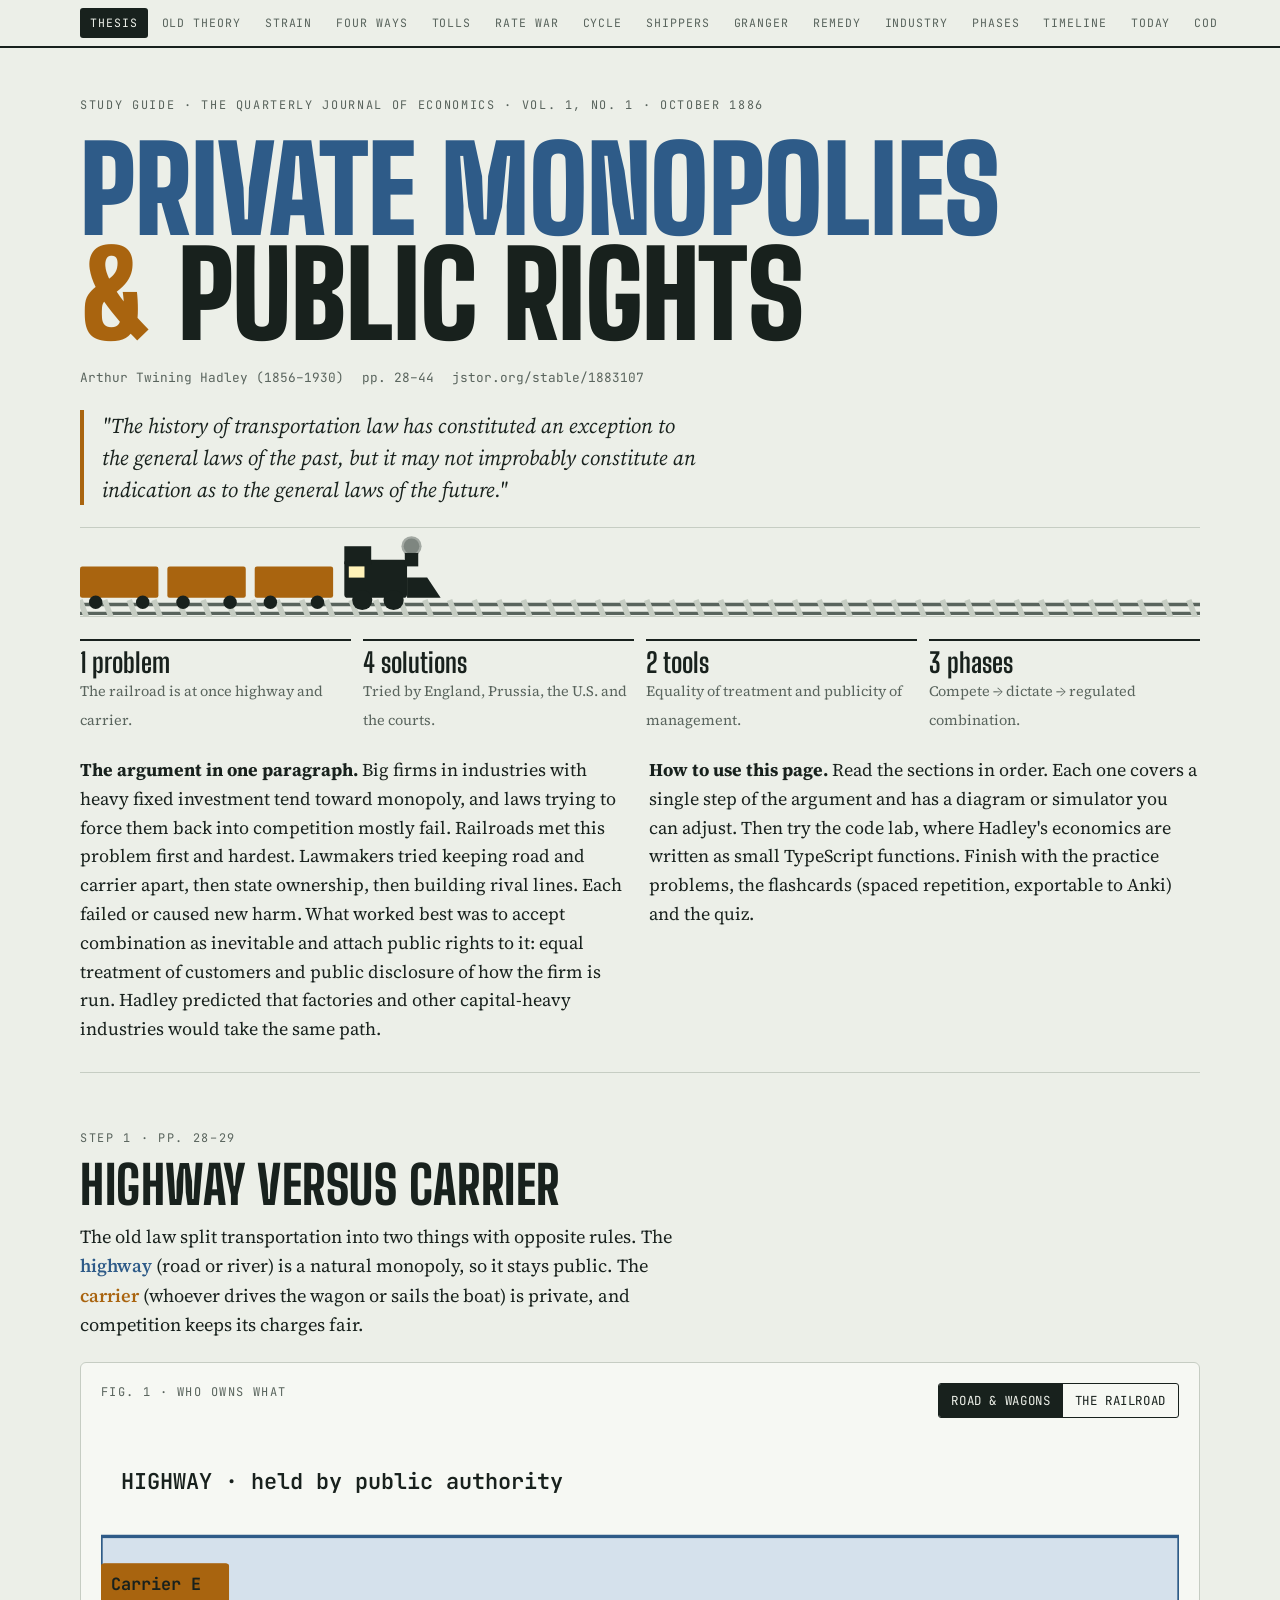
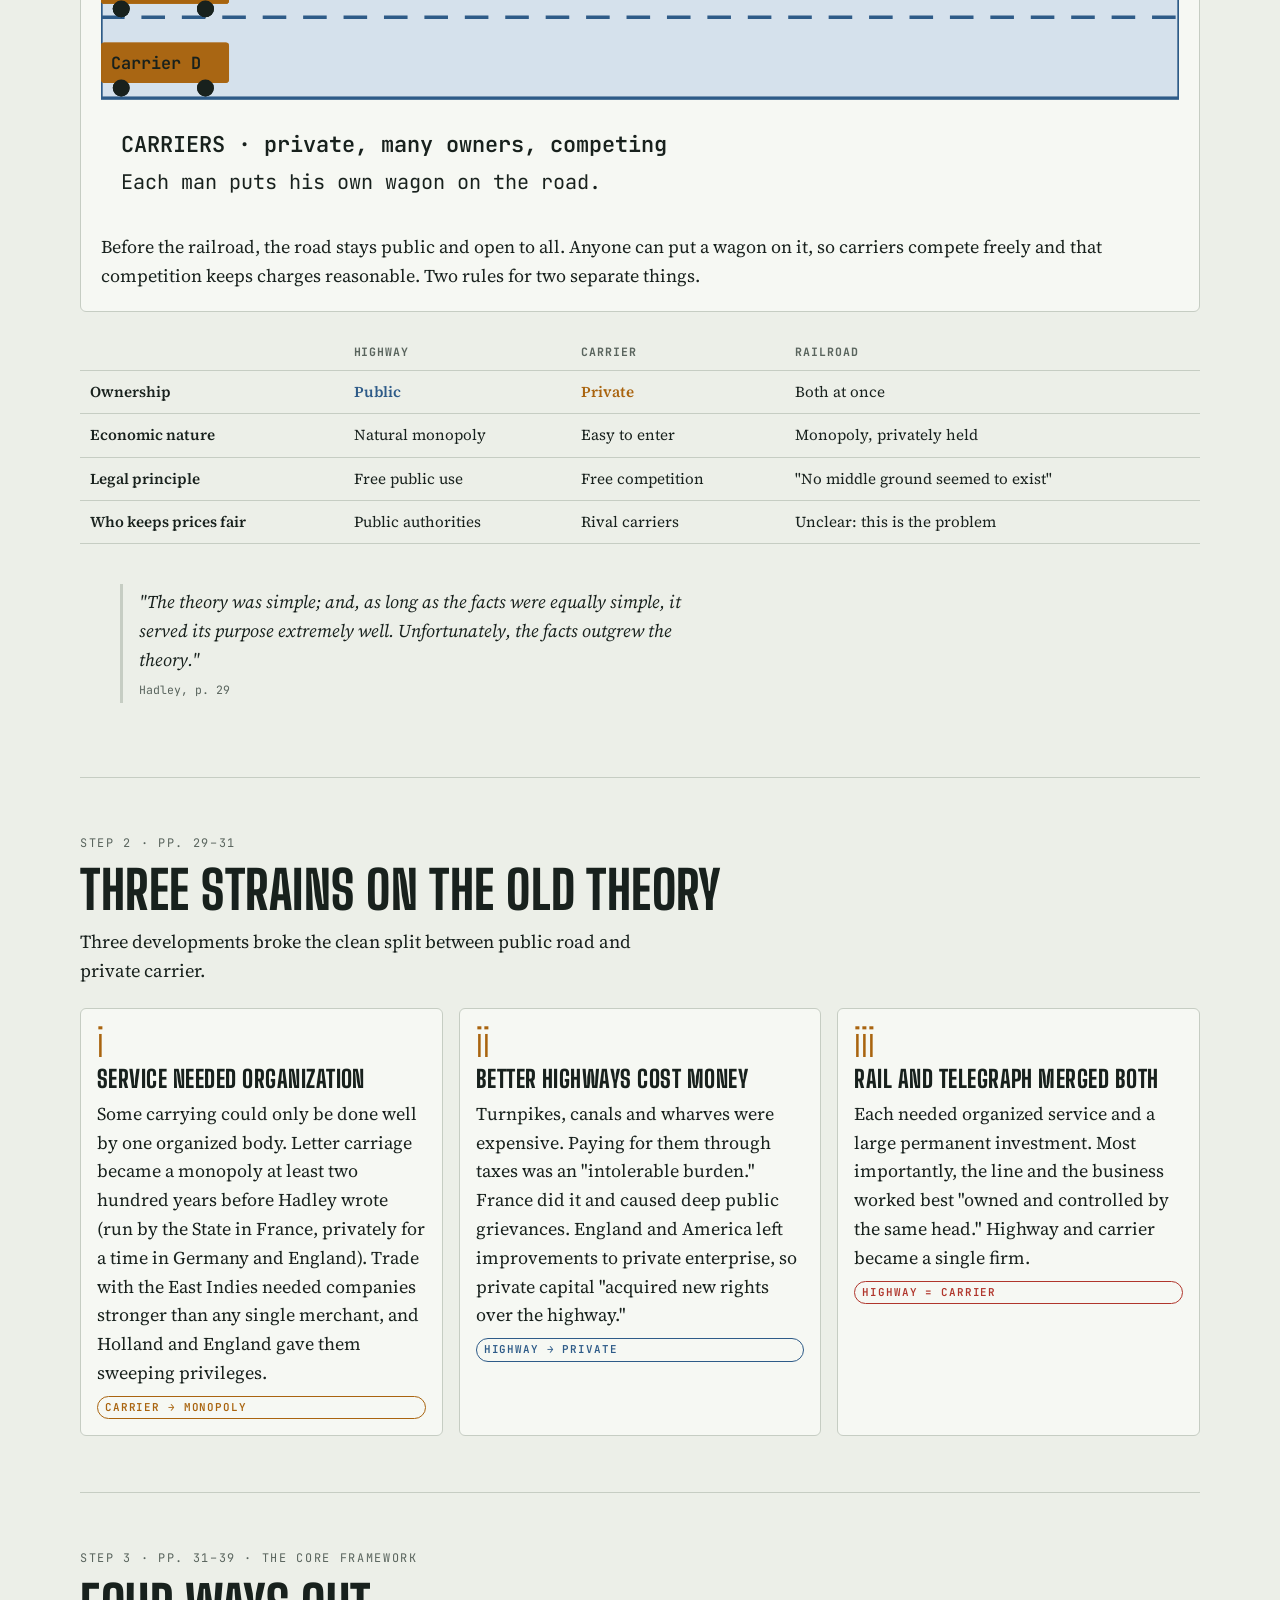
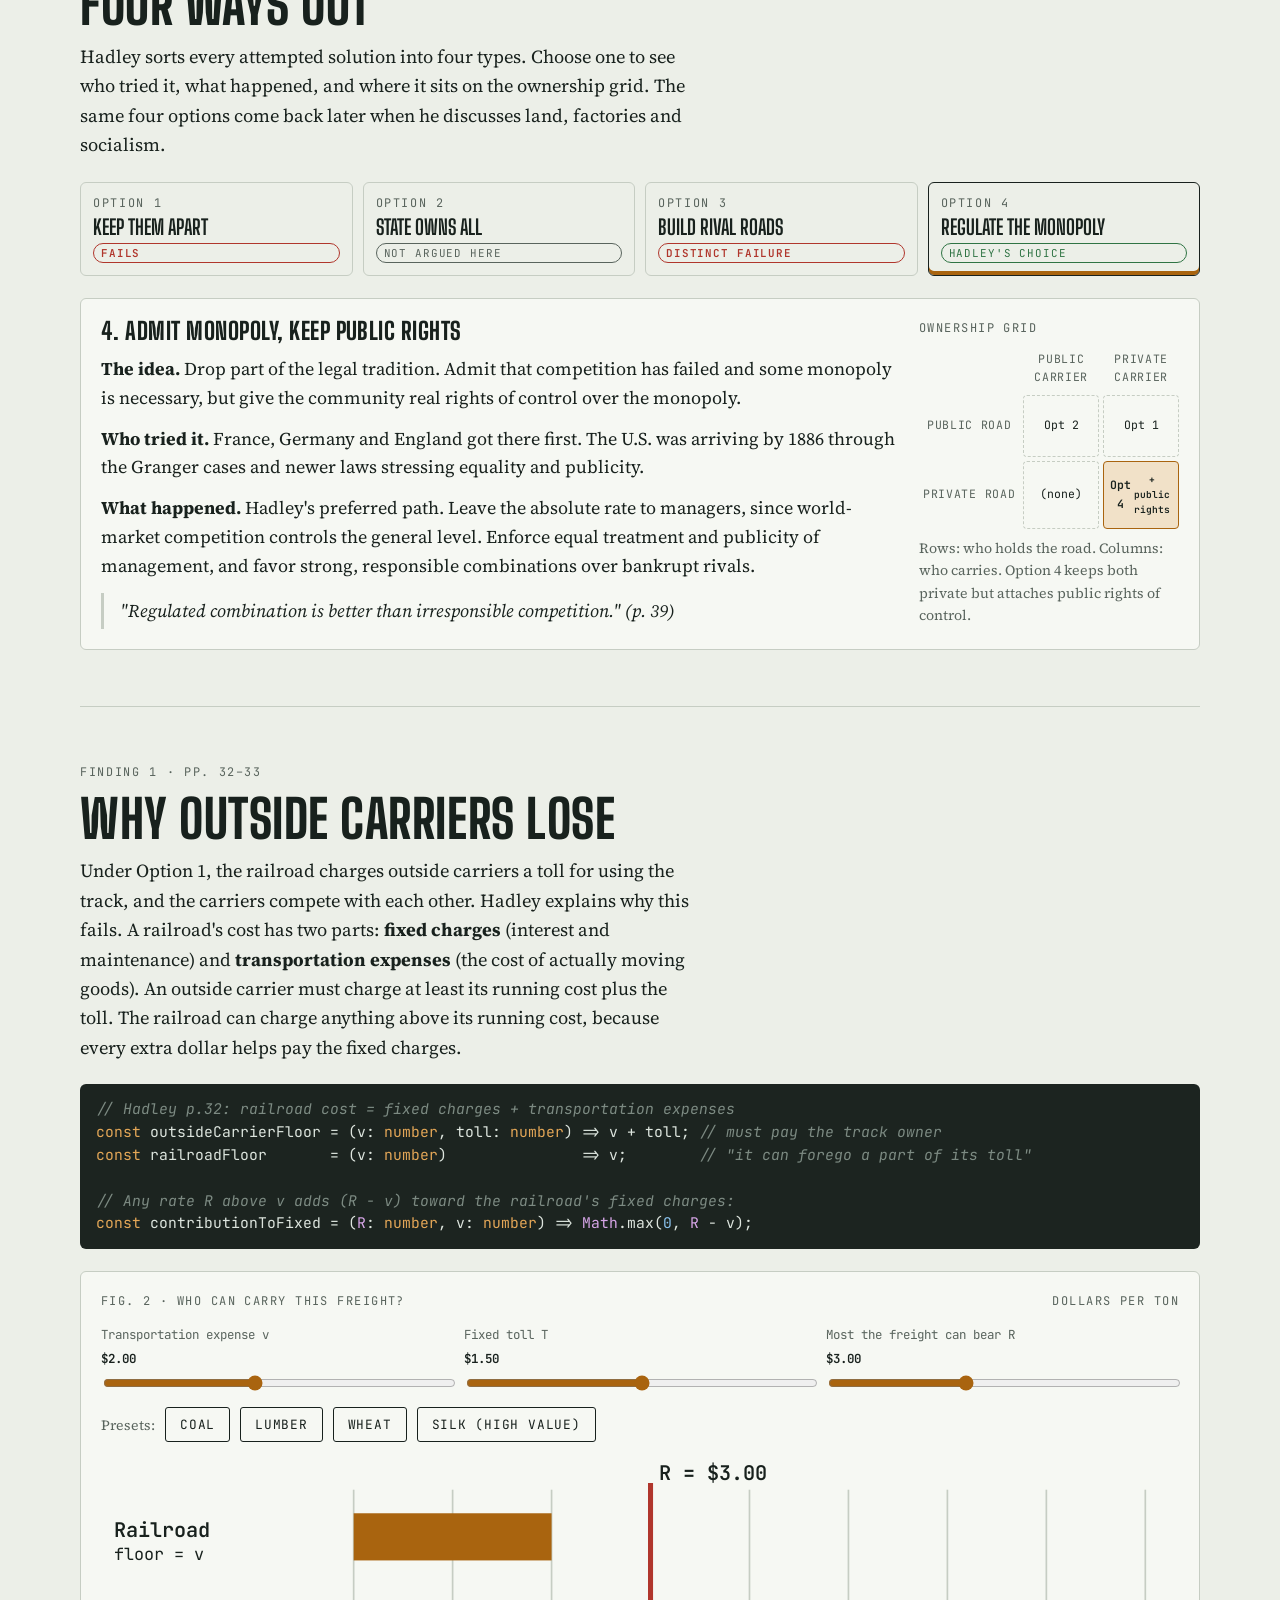
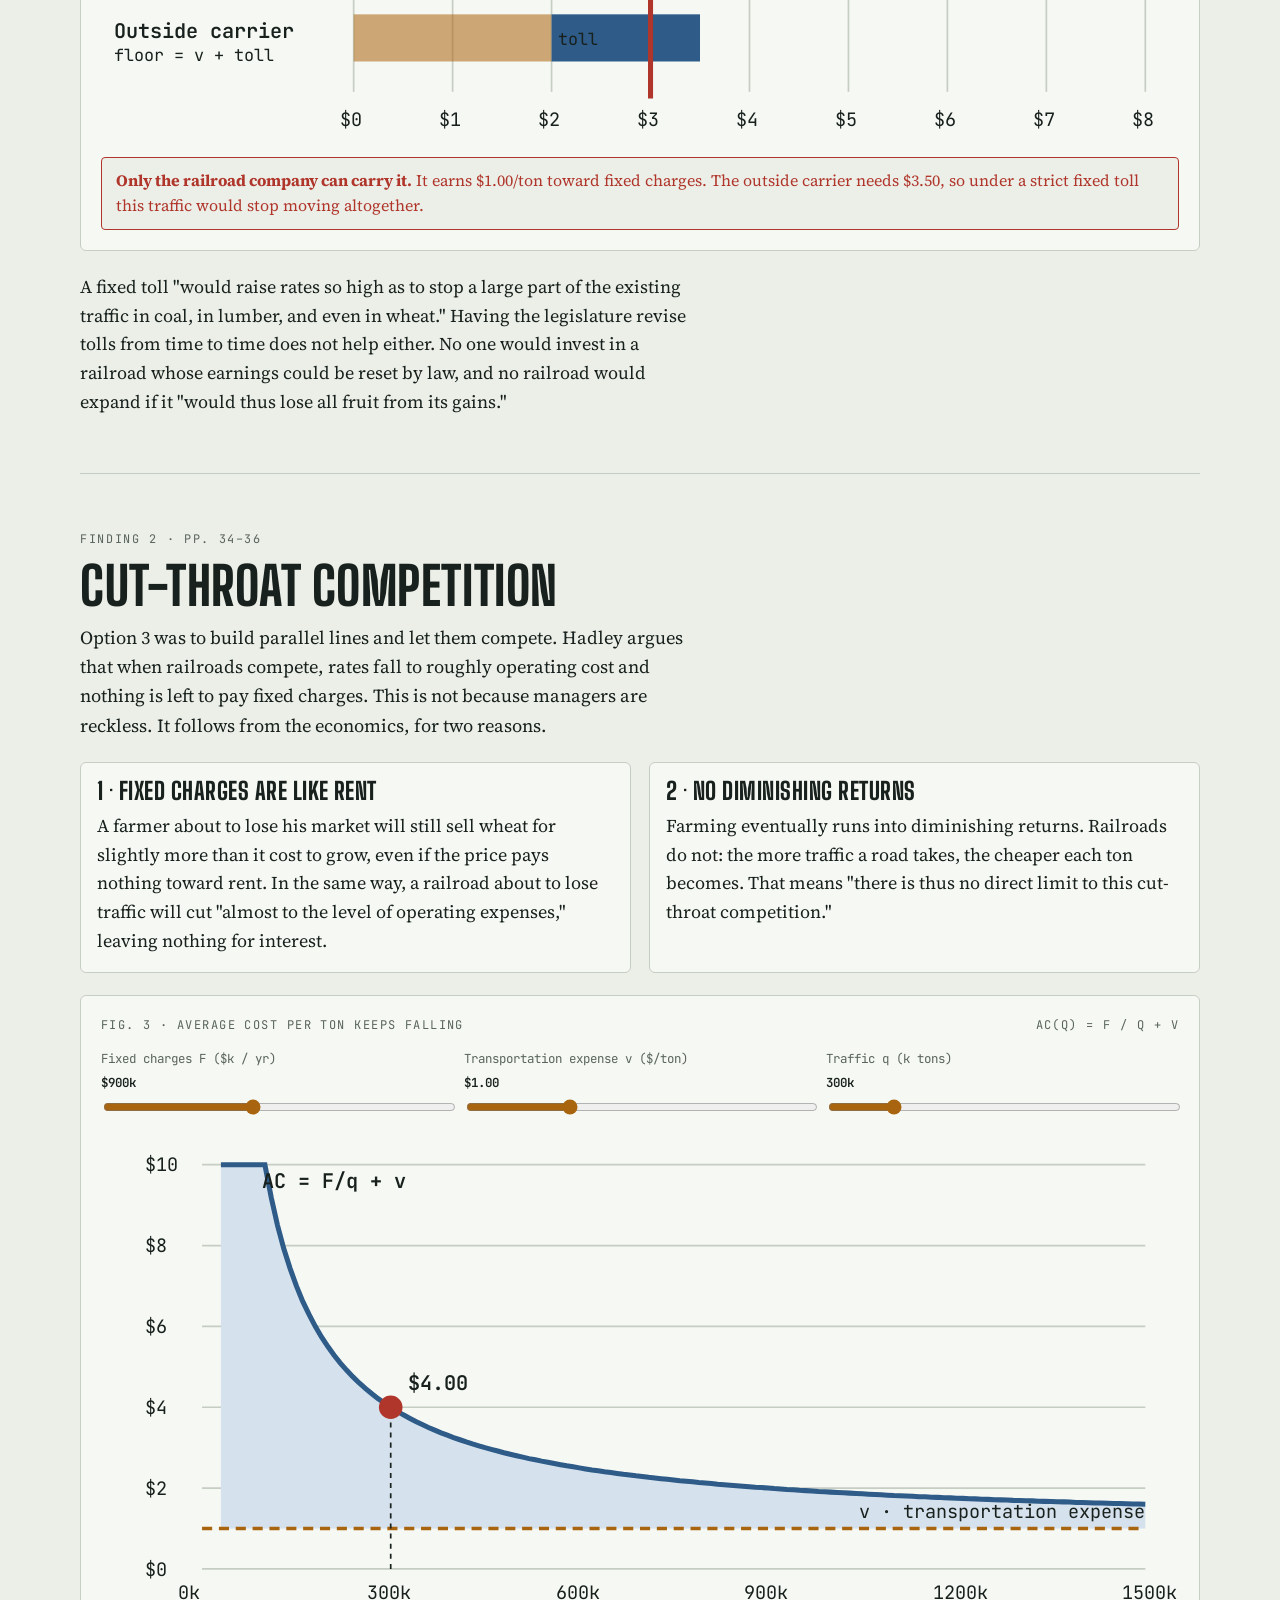
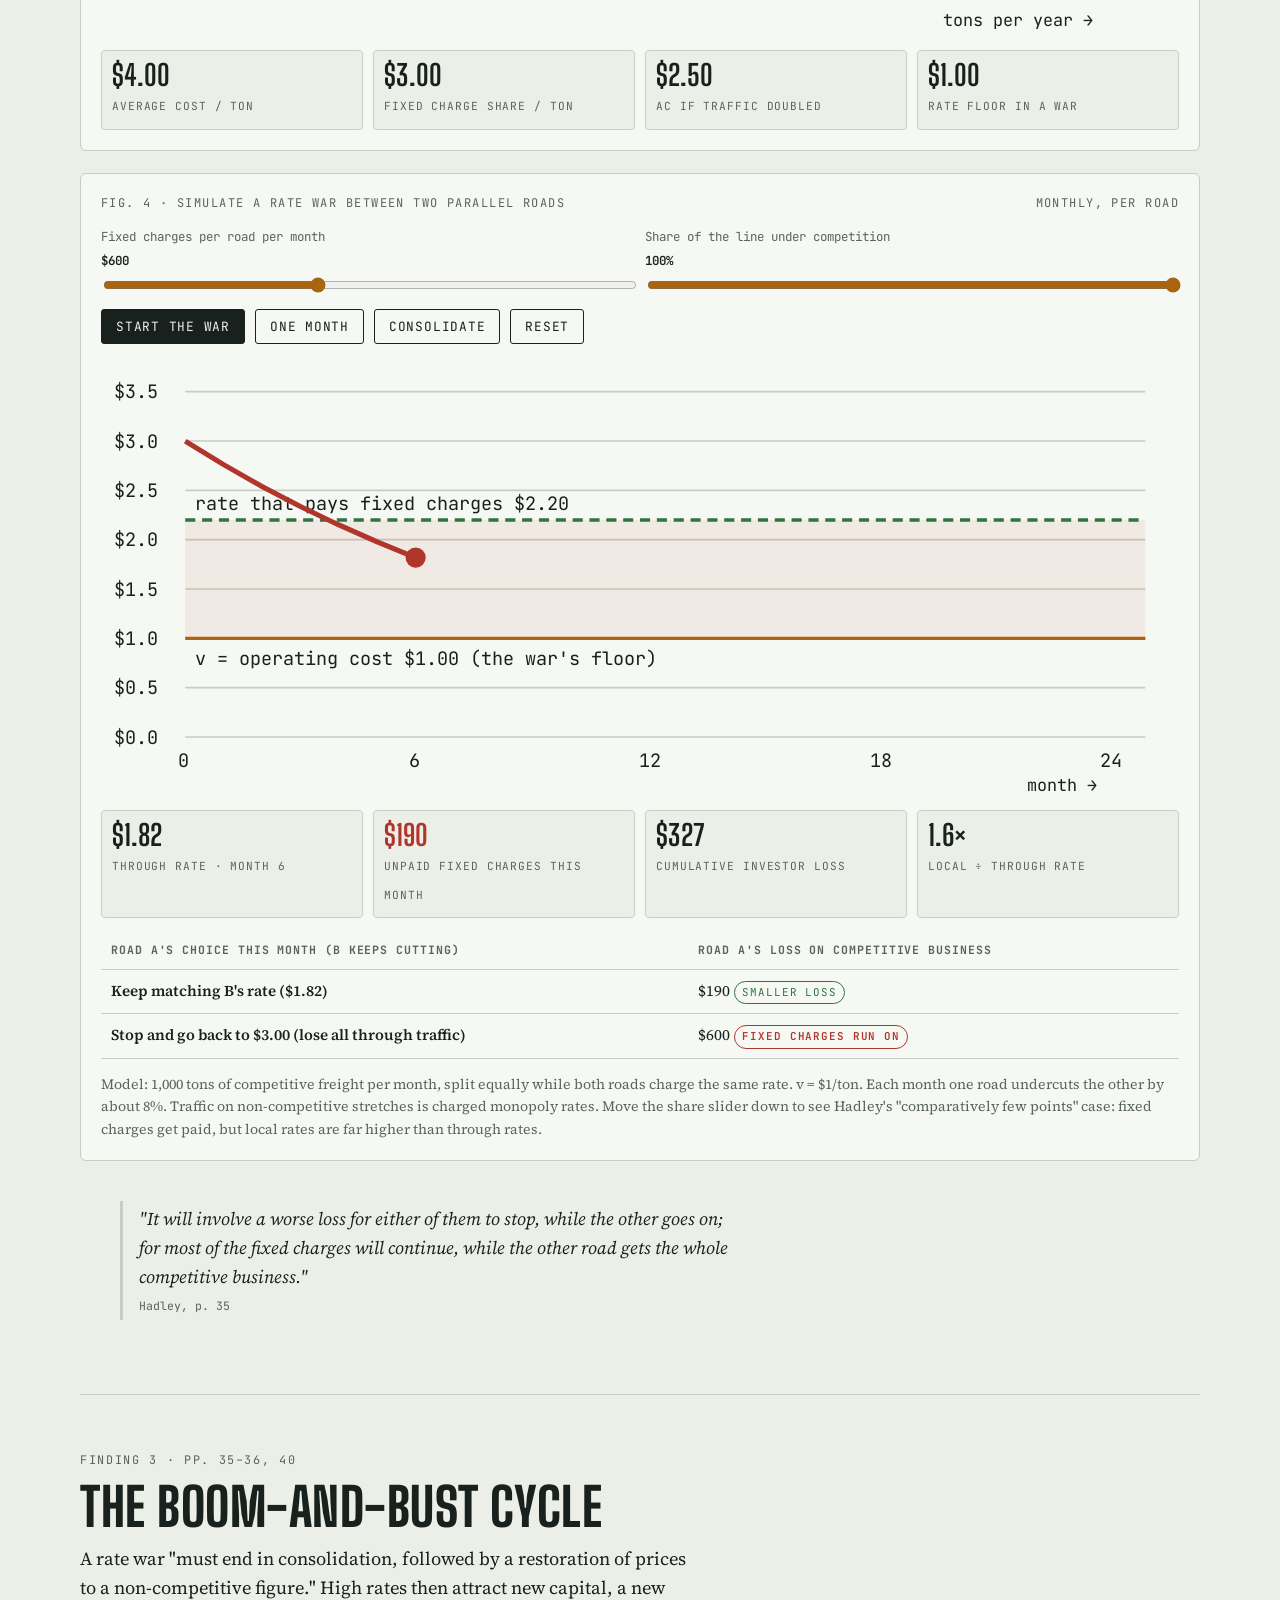
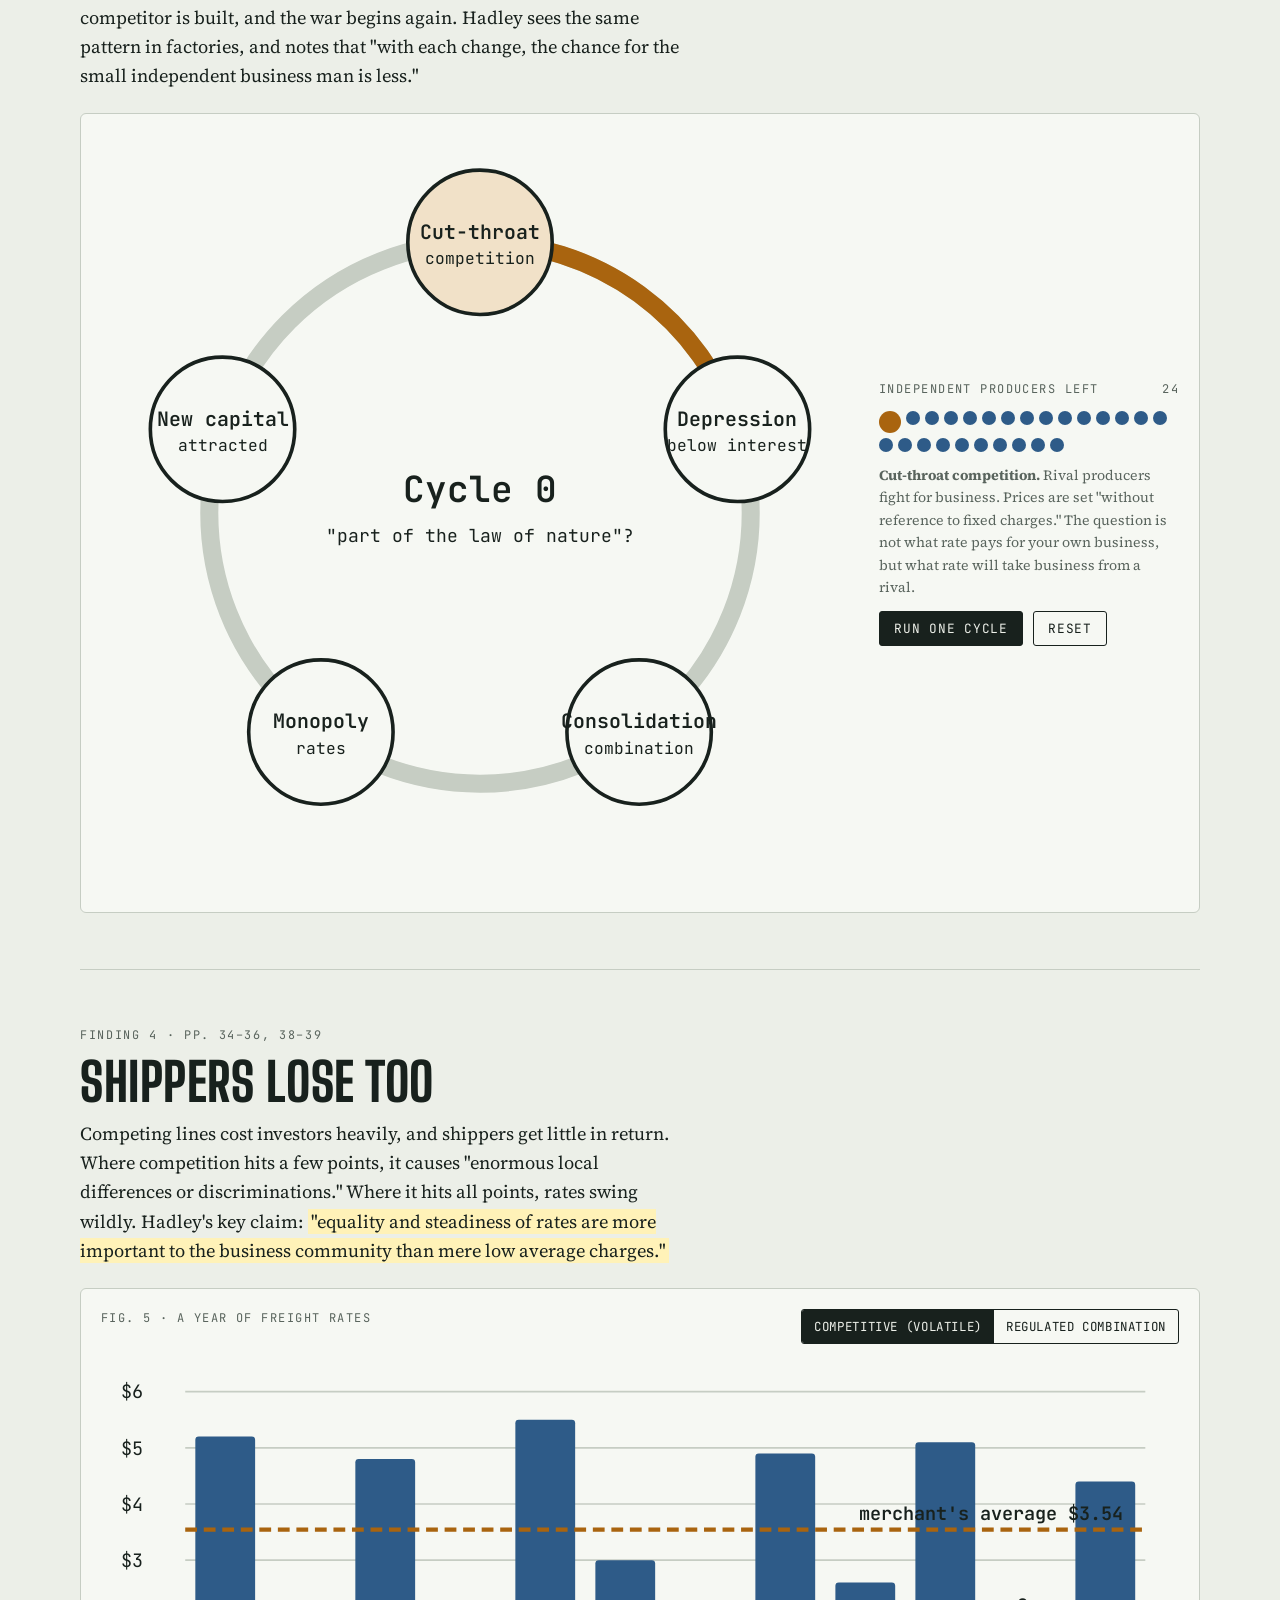
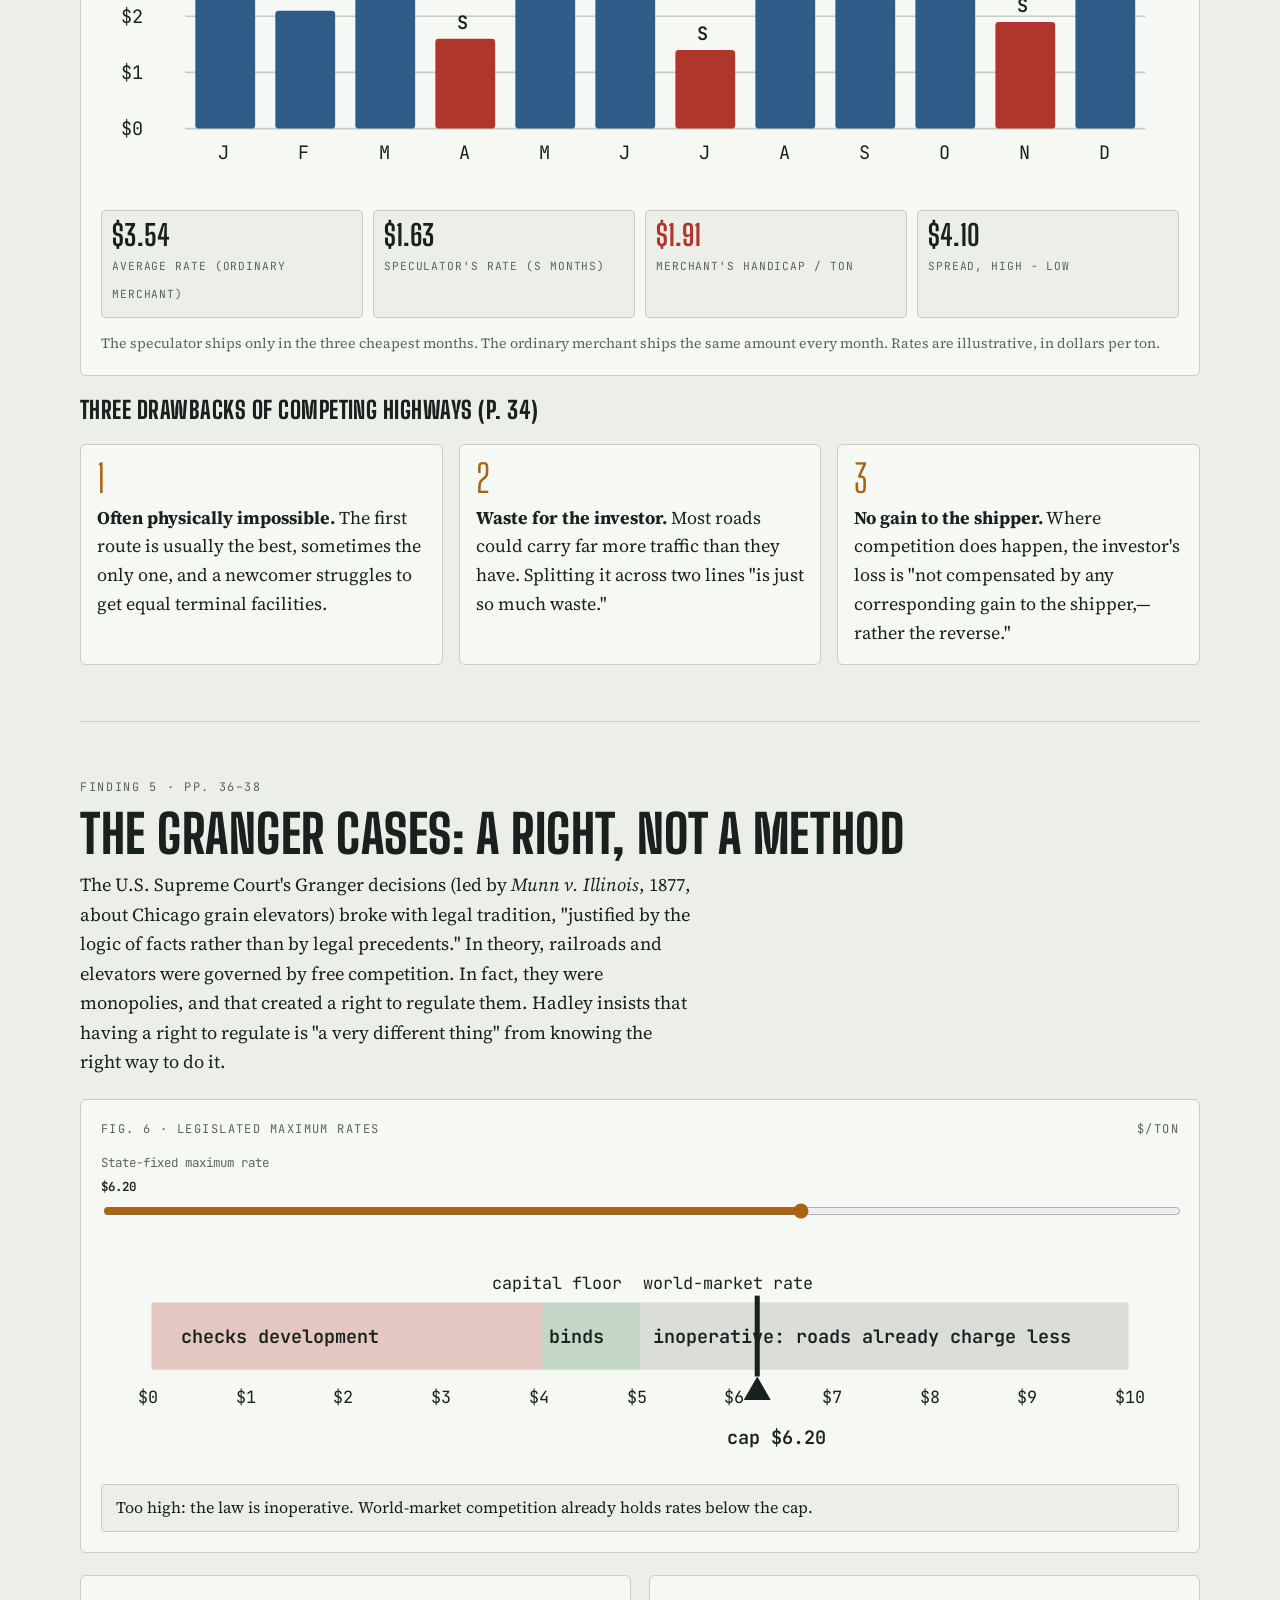
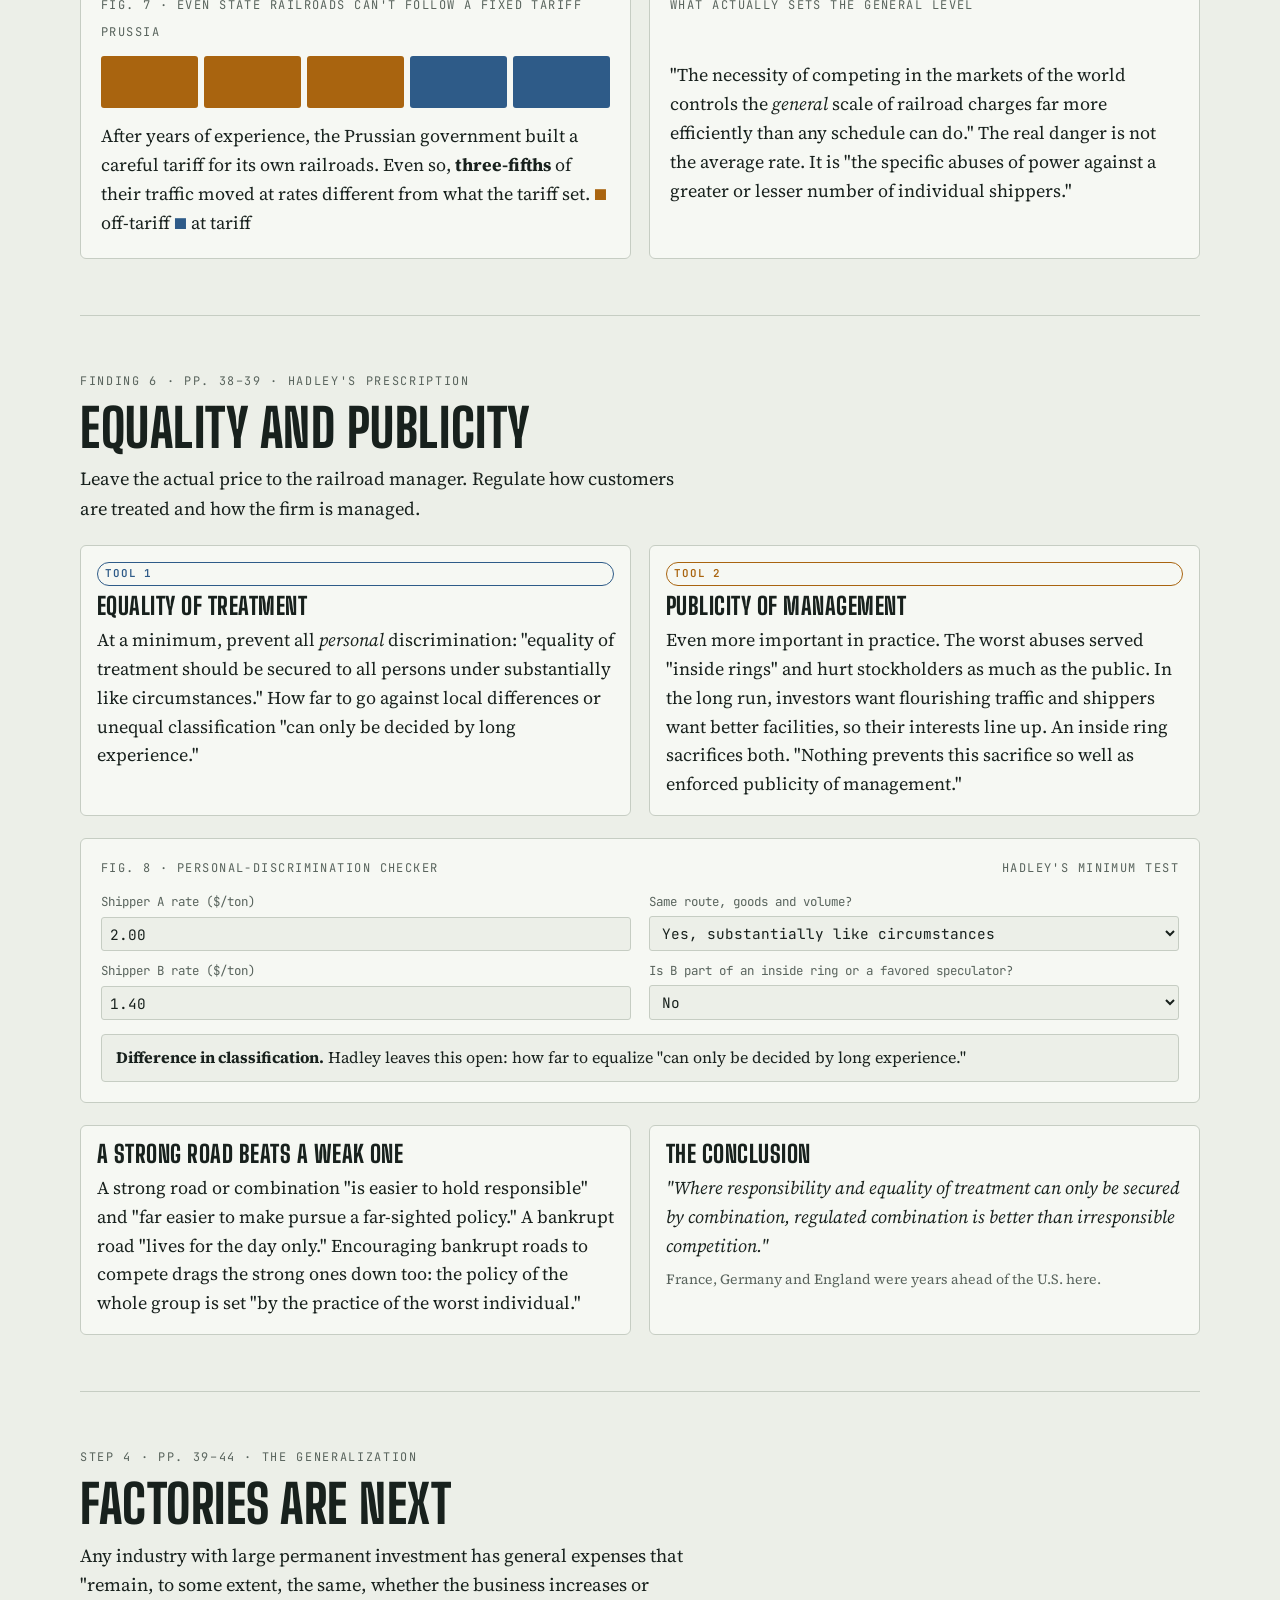
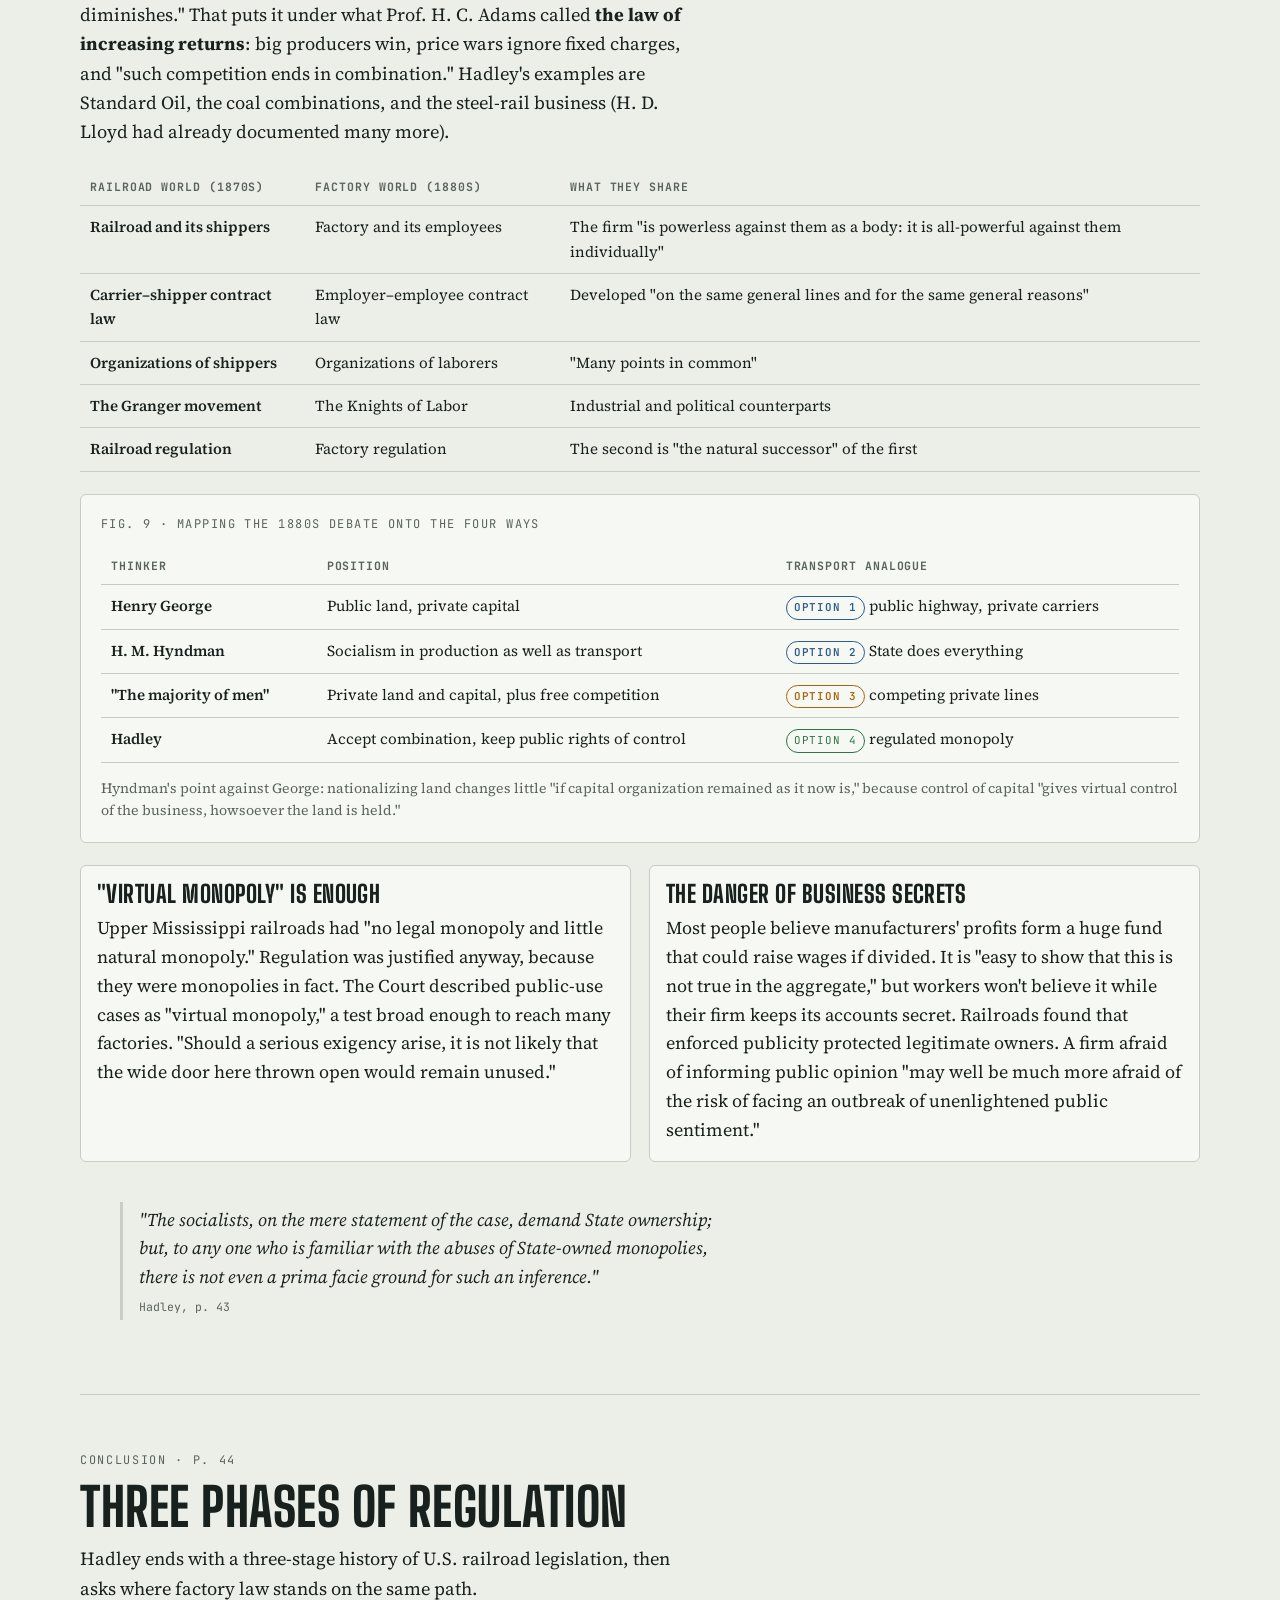
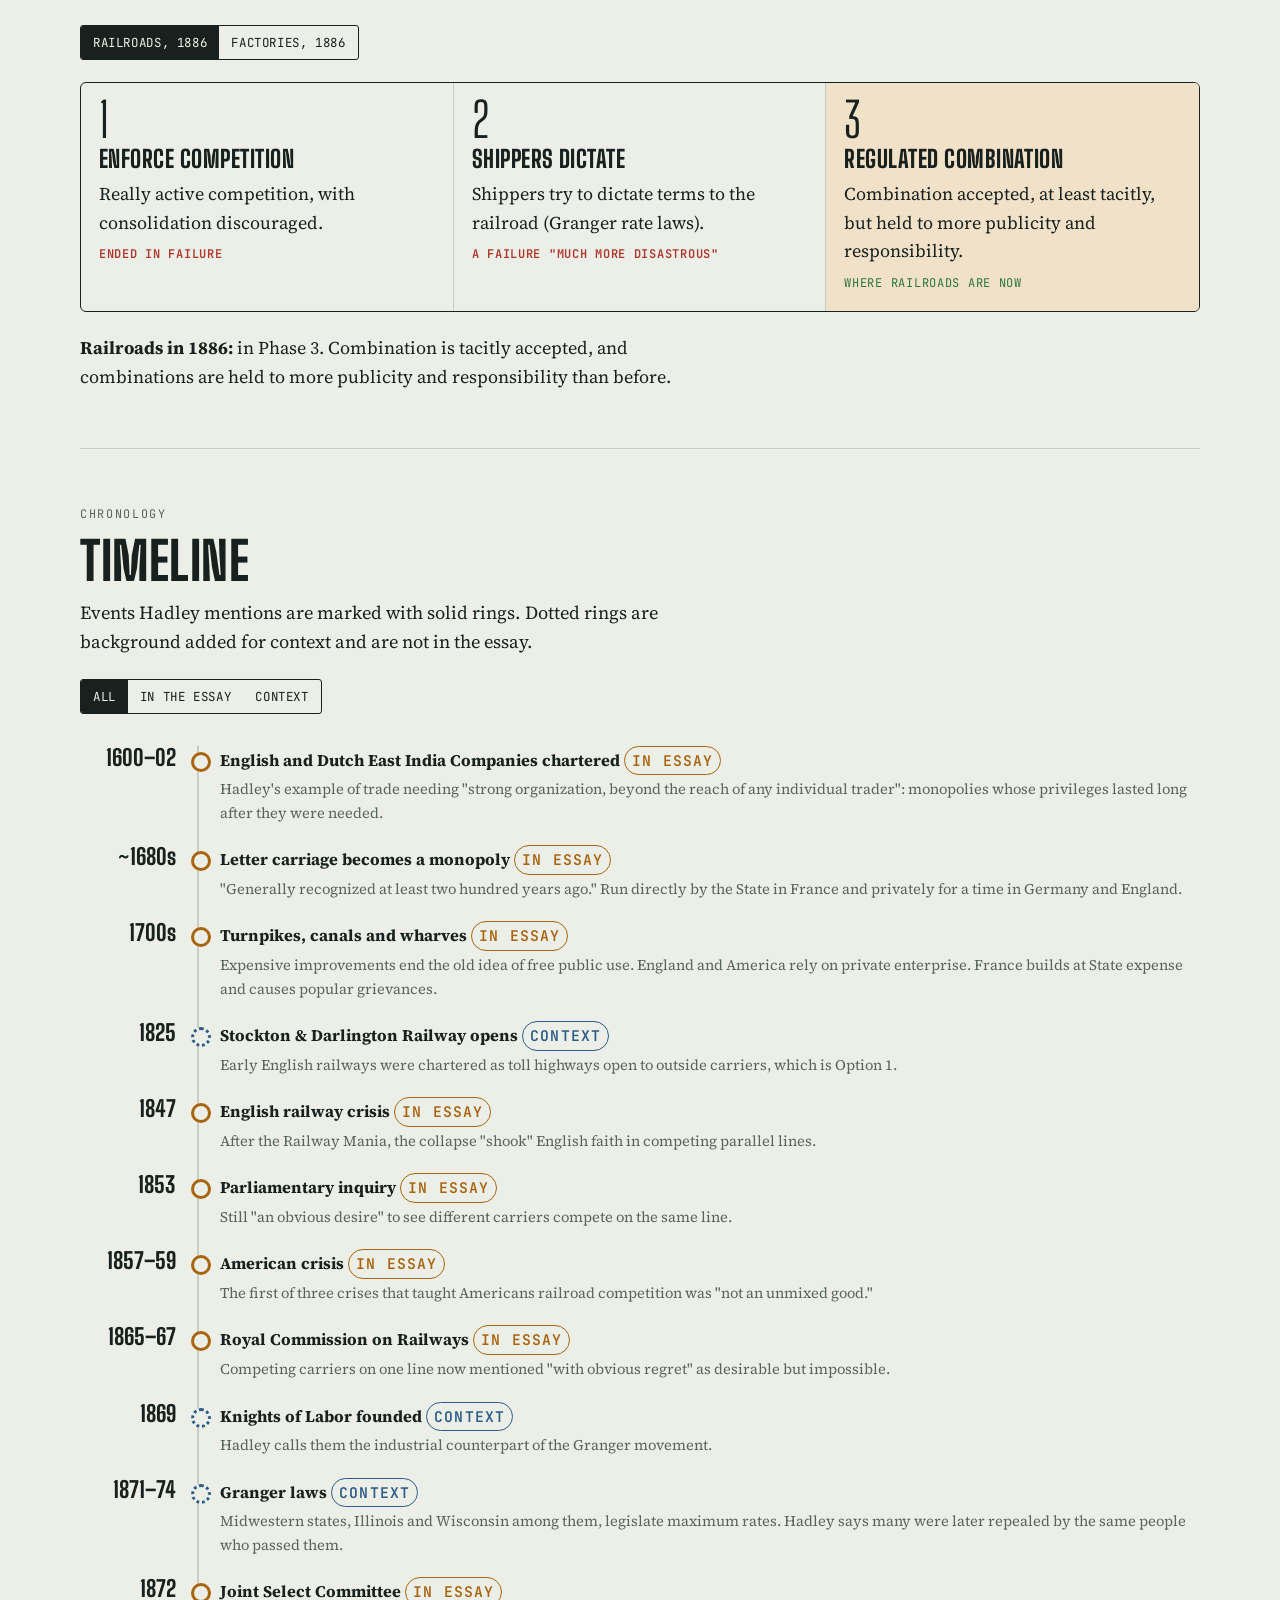
<file: learn/mp0004.html>
<!doctype html><html><head><meta charset=utf8><meta name=viewport content="width=device-width,initial-scale=1,viewport-fit=cover"><style>:root{color-scheme:light;box-sizing:border-box;padding-top:env(safe-area-inset-top,0px);padding-bottom:env(safe-area-inset-bottom,0px)}html{scroll-padding-top:env(safe-area-inset-top,0px)}body{margin:0;padding:0;font:14px -apple-system,BlinkMacSystemFont,sans-serif;background:#fff;color:#000}img{max-width:100%}[hidden]:not([hidden=until-found i]){display:none!important}</style></head><body>
<title>Hadley's Railroad Lesson</title>
<link rel="preconnect" href="https://fonts.googleapis.com">
<link rel="preconnect" href="https://fonts.gstatic.com" crossorigin>
<link rel="stylesheet" href="https://fonts.googleapis.com/css2?family=Big+Shoulders+Display:wght@600;800;900&family=Source+Serif+4:ital,opsz,wght@0,8..60,400;0,8..60,600;1,8..60,400&family=JetBrains+Mono:wght@400;600&display=swap">
<style>
/* Layout: a freight-tariff ledger. One reading column, wide "plates" for diagrams.
   Two semantic hues run through every figure: PUBLIC (the highway) and PRIVATE (the carrier). */
:root{
  --paper:#ECEFE8; --card:#F6F8F3; --ink:#18211D; --muted:#59645D; --rule:#C6CDC3;
  --public:#2E5B88; --public-soft:#D5E1EC; --private:#A9640F; --private-soft:#F1E1C8;
  --signal:#B0362C; --ok:#2F7444; --hl:#FFF2B8;
  --code-bg:#1C2420; --code-fg:#DDE5DE; --code-kw:#E4A757; --code-str:#9FD18B; --code-num:#8BC3EE; --code-com:#7C8A82; --code-ty:#D7A6E8;
  --f-display:"Big Shoulders Display","Arial Narrow",Impact,sans-serif;
  --f-body:"Source Serif 4",Georgia,"Times New Roman",serif;
  --f-mono:"JetBrains Mono",ui-monospace,Menlo,Consolas,monospace;
  --measure:68ch; --wide:1120px; --r:6px;
}
@media (prefers-color-scheme: dark){:root:not([data-theme="light"]){
  --paper:#111714; --card:#18201C; --ink:#E4E9E2; --muted:#9BA69F; --rule:#2D3832;
  --public:#86B4E0; --public-soft:#1E3247; --private:#E5A653; --private-soft:#3B2C17;
  --signal:#EE7B6F; --ok:#7CC48F; --hl:#4A4220; --code-bg:#0B0F0D; color-scheme:dark}}
:root[data-theme="dark"]{
  --paper:#111714; --card:#18201C; --ink:#E4E9E2; --muted:#9BA69F; --rule:#2D3832;
  --public:#86B4E0; --public-soft:#1E3247; --private:#E5A653; --private-soft:#3B2C17;
  --signal:#EE7B6F; --ok:#7CC48F; --hl:#4A4220; --code-bg:#0B0F0D; color-scheme:dark}

*{box-sizing:border-box}
html{scroll-behavior:smooth;scroll-padding-top:64px}
body{background:var(--paper);color:var(--ink);font-family:var(--f-body);font-size:18px;line-height:1.6;
  padding-left:max(16px,env(safe-area-inset-left,0px));padding-right:max(16px,env(safe-area-inset-right,0px))}
body::before{content:"";position:fixed;inset:0 0 auto;height:env(safe-area-inset-top,0px);z-index:30;background:var(--paper)}
@media (prefers-reduced-motion: reduce){html{scroll-behavior:auto}*,*::before,*::after{animation:none!important;transition:none!important}}
a{color:var(--public)}
:focus-visible{outline:3px solid var(--private);outline-offset:2px}
h1,h2,h3{font-family:var(--f-display);line-height:1.02;text-wrap:balance;margin:0}
h2{font-size:clamp(2.2rem,5vw,3.3rem);font-weight:800;letter-spacing:.01em;text-transform:uppercase}
h3{font-size:1.5rem;font-weight:800;text-transform:uppercase;letter-spacing:.02em}
p{margin:0}
.wrap{max-width:var(--wide);margin:0 auto}
.col{max-width:var(--measure)}
.eyebrow{font-family:var(--f-mono);font-size:.74rem;letter-spacing:.14em;text-transform:uppercase;color:var(--muted)}
.mono{font-family:var(--f-mono)}
.small{font-size:.88rem;color:var(--muted)}
.pub{color:var(--public);font-weight:600}.pri{color:var(--private);font-weight:600}.sig{color:var(--signal);font-weight:600}
mark{background:var(--hl);color:inherit;padding:0 .15em}

/* ---------- nav ---------- */
.nav{position:sticky;top:env(safe-area-inset-top,0px);z-index:20;background:var(--paper);border-bottom:2px solid var(--ink);
  margin-left:calc(-1 * max(16px,env(safe-area-inset-left,0px)));margin-right:calc(-1 * max(16px,env(safe-area-inset-right,0px)))}
.nav-in{display:flex;gap:4px;overflow-x:auto;scrollbar-width:none;padding:8px max(16px,env(safe-area-inset-left,0px));max-width:calc(var(--wide) + 32px);margin:0 auto}
.nav-in::-webkit-scrollbar{display:none}
.nav a{font-family:var(--f-mono);font-size:.72rem;text-transform:uppercase;letter-spacing:.08em;text-decoration:none;color:var(--muted);
  padding:6px 10px;border-radius:3px;white-space:nowrap}
.nav a:hover,.nav a.on{color:var(--paper);background:var(--ink)}
.progress{position:absolute;left:0;bottom:-2px;height:2px;background:var(--private);width:0}

/* ---------- hero ---------- */
.hero{padding-block:48px 28px;display:grid;gap:22px}
.hero h1{font-size:clamp(3rem,10vw,7.4rem);font-weight:900;text-transform:uppercase;line-height:.88;letter-spacing:-.005em}
.hero h1 .amp{color:var(--private)}
.hero h1 .pr{color:var(--public)}
.citation{font-family:var(--f-mono);font-size:.8rem;color:var(--muted);display:flex;flex-wrap:wrap;gap:6px 18px}
.thesis{font-size:1.32rem;line-height:1.5;max-width:56ch;border-left:4px solid var(--private);padding-left:18px;font-style:italic}
.train-strip{width:100%;height:90px;overflow:hidden;border-block:1px solid var(--rule)}
.train-strip svg{width:100%;height:100%;display:block}
.train{animation:roll 16s linear infinite}
@keyframes roll{from{transform:translateX(-340px)}to{transform:translateX(1300px)}}
.smoke{animation:puff 1.4s ease-out infinite;transform-box:fill-box;transform-origin:center}
@keyframes puff{0%{opacity:.7;transform:translate(0,0) scale(.6)}100%{opacity:0;transform:translate(-30px,-26px) scale(1.6)}}
.keyfacts{display:grid;grid-template-columns:repeat(auto-fit,minmax(200px,1fr));gap:12px}
.keyfacts div{border-top:2px solid var(--ink);padding-top:8px}
.keyfacts b{font-family:var(--f-display);font-size:1.7rem;display:block;line-height:1}
.keyfacts span{font-size:.9rem;color:var(--muted)}

/* ---------- sections ---------- */
section.sec{padding-block:56px;border-top:1px solid var(--rule);display:grid;gap:22px}
.sec-head{display:grid;gap:10px}
.lede{font-size:1.15rem;max-width:var(--measure)}
.quote{font-style:italic;border-left:3px solid var(--rule);padding:4px 0 4px 16px;max-width:var(--measure);color:var(--ink)}
.quote cite{display:block;font-style:normal;font-family:var(--f-mono);font-size:.72rem;color:var(--muted);margin-top:6px}
.plate{background:var(--card);border:1px solid var(--rule);border-radius:var(--r);padding:20px;display:grid;gap:14px;min-width:0}
.plate-title{font-family:var(--f-mono);font-size:.75rem;letter-spacing:.12em;text-transform:uppercase;color:var(--muted);display:flex;justify-content:space-between;gap:8px;flex-wrap:wrap}
.grid2{display:grid;grid-template-columns:repeat(auto-fit,minmax(300px,1fr));gap:18px}
.grid3{display:grid;grid-template-columns:repeat(auto-fit,minmax(260px,1fr));gap:16px}
.grid2>*,.grid3>*{min-width:0}
.svgbox{overflow-x:auto}
.svgbox svg{display:block;width:100%;height:auto;min-width:520px}
.svgbox.fit svg{min-width:0}
svg text{font-family:var(--f-mono);fill:var(--ink)}

.btn{font-family:var(--f-mono);font-size:.8rem;text-transform:uppercase;letter-spacing:.06em;border:1.5px solid var(--ink);background:transparent;color:var(--ink);
  padding:8px 14px;border-radius:3px;cursor:pointer}
.btn:hover{background:var(--ink);color:var(--paper)}
.btn.solid{background:var(--ink);color:var(--paper)}
.btn.solid:hover{background:var(--private);border-color:var(--private)}
.btn[disabled]{opacity:.4;cursor:default}
.seg{display:inline-flex;border:1.5px solid var(--ink);border-radius:3px;overflow:hidden;flex-wrap:wrap}
.seg button{font-family:var(--f-mono);font-size:.78rem;text-transform:uppercase;letter-spacing:.05em;border:0;background:transparent;color:var(--ink);padding:8px 12px;cursor:pointer}
.seg button[aria-pressed="true"]{background:var(--ink);color:var(--paper)}
.row{display:flex;flex-wrap:wrap;gap:10px;align-items:center}
.ctrl{display:grid;gap:4px;font-family:var(--f-mono);font-size:.78rem;color:var(--muted);min-width:180px;flex:1}
.ctrl output{color:var(--ink);font-weight:600}
input[type=range]{width:100%;accent-color:var(--private)}
input[type=number],input[type=text],select{font-family:var(--f-mono);font-size:.9rem;padding:6px 8px;border:1.5px solid var(--rule);border-radius:3px;background:var(--paper);color:var(--ink);width:100%}
.readout{display:grid;grid-template-columns:repeat(auto-fit,minmax(150px,1fr));gap:10px}
.readout div{border:1px solid var(--rule);border-radius:4px;padding:10px;background:var(--paper)}
.readout b{display:block;font-family:var(--f-display);font-size:1.8rem;line-height:1;font-variant-numeric:tabular-nums}
.readout span{font-family:var(--f-mono);font-size:.7rem;text-transform:uppercase;letter-spacing:.08em;color:var(--muted)}
.verdict{font-size:1rem;padding:10px 14px;border-radius:4px;border:1px solid var(--rule);background:var(--paper)}
.verdict.bad{border-color:var(--signal);color:var(--signal)}
.verdict.good{border-color:var(--ok);color:var(--ok)}

table.tbl{border-collapse:collapse;width:100%;font-size:.95rem}
.tblwrap{overflow-x:auto}
.tbl th,.tbl td{text-align:left;padding:9px 10px;border-bottom:1px solid var(--rule);vertical-align:top}
.tbl th{font-family:var(--f-mono);font-size:.72rem;text-transform:uppercase;letter-spacing:.08em;color:var(--muted)}
.tbl td:first-child{font-weight:600}

.chip{display:inline-block;font-family:var(--f-mono);font-size:.68rem;text-transform:uppercase;letter-spacing:.08em;padding:2px 7px;border-radius:999px;border:1px solid currentColor}
.chip.pub{color:var(--public)}.chip.pri{color:var(--private)}.chip.sig{color:var(--signal)}.chip.ok{color:var(--ok)}.chip.mut{color:var(--muted)}

/* equation blocks */
.eq{font-family:var(--f-mono);font-size:.92rem;background:var(--code-bg);color:var(--code-fg);padding:14px 16px;border-radius:var(--r);overflow-x:auto;white-space:pre;line-height:1.55}
pre.code{margin:0;font-family:var(--f-mono);font-size:.84rem;background:var(--code-bg);color:var(--code-fg);padding:16px;border-radius:var(--r);overflow-x:auto;line-height:1.55;tab-size:2}
.tk-kw{color:var(--code-kw)}.tk-str{color:var(--code-str)}.tk-num{color:var(--code-num)}.tk-com{color:var(--code-com);font-style:italic}.tk-ty{color:var(--code-ty)}

/* four ways */
.ways{display:grid;grid-template-columns:repeat(auto-fit,minmax(220px,1fr));gap:10px}
.way{text-align:left;border:1.5px solid var(--rule);background:var(--paper);border-radius:var(--r);padding:12px;cursor:pointer;color:var(--ink);font-family:var(--f-body);font-size:.95rem;display:grid;gap:4px}
.way b{font-family:var(--f-display);font-size:1.3rem;text-transform:uppercase}
.way[aria-pressed="true"]{border-color:var(--ink);box-shadow:inset 0 -4px 0 var(--private)}
.way-detail{display:grid;grid-template-columns:minmax(0,1fr) minmax(0,260px);gap:20px;align-items:start}
@media (max-width:720px){.way-detail{grid-template-columns:1fr}}
.matrix{display:grid;grid-template-columns:auto 1fr 1fr;gap:4px;font-family:var(--f-mono);font-size:.72rem}
.matrix .h{color:var(--muted);text-transform:uppercase;letter-spacing:.06em;padding:4px;display:flex;align-items:center;justify-content:center;text-align:center}
.matrix .c{border:1.5px dashed var(--rule);border-radius:4px;padding:10px 6px;text-align:center;min-height:62px;display:flex;align-items:center;justify-content:center;transition:all .3s}
.matrix .c.on{border-style:solid;border-color:var(--private);background:var(--private-soft);font-weight:600}

/* cards */
.card{border:1px solid var(--rule);border-radius:var(--r);padding:16px;background:var(--card);display:grid;gap:8px;align-content:start}
.card .n{font-family:var(--f-display);font-size:2.4rem;line-height:.9;color:var(--private)}

/* cycle */
.cyc-wrap{display:grid;grid-template-columns:minmax(0,1fr) minmax(0,300px);gap:20px;align-items:center}
@media (max-width:760px){.cyc-wrap{grid-template-columns:1fr}}
.dots{display:flex;flex-wrap:wrap;gap:5px}
.dots i{width:14px;height:14px;border-radius:50%;background:var(--public);display:block;transition:all .5s}
.dots i.gone{background:transparent;border:1.5px dashed var(--rule)}
.dots i.big{background:var(--private);width:30px;height:30px}

/* prussia */
.blocks{display:flex;gap:6px}
.blocks i{flex:1;height:52px;border-radius:3px;background:var(--private);display:block}
.blocks i.t{background:var(--public)}

/* phases */
.phases{display:grid;grid-template-columns:repeat(auto-fit,minmax(240px,1fr));gap:0;border:1.5px solid var(--ink);border-radius:var(--r);overflow:hidden}
.phase{padding:18px;display:grid;gap:8px;align-content:start;border-right:1px solid var(--rule)}
.phase:last-child{border-right:0}
.phase .n{font-family:var(--f-display);font-size:3rem;line-height:.8}
.phase.cur{background:var(--private-soft)}
.res{font-family:var(--f-mono);font-size:.75rem;text-transform:uppercase;letter-spacing:.06em}

/* timeline */
.tl{position:relative;display:grid;gap:0;padding-left:0}
.tl-item{display:grid;grid-template-columns:96px 24px minmax(0,1fr);gap:10px;align-items:start;padding-block:10px}
.tl-year{font-family:var(--f-display);font-size:1.4rem;font-weight:800;text-align:right;line-height:1.1;font-variant-numeric:tabular-nums}
.tl-dot{position:relative;height:100%}
.tl-dot::before{content:"";position:absolute;left:11px;top:0;bottom:-20px;width:2px;background:var(--rule)}
.tl-dot::after{content:"";position:absolute;left:5px;top:6px;width:14px;height:14px;border-radius:50%;background:var(--paper);border:3px solid var(--private)}
.tl-item.ctx .tl-dot::after{border-color:var(--public);border-style:dotted}
.tl-item:last-child .tl-dot::before{display:none}
.tl-body{display:grid;gap:3px}
.tl-body b{font-size:1.02rem}
.tl-body span{font-size:.92rem;color:var(--muted)}
.tl-item{opacity:1;transform:none;transition:opacity .5s, transform .5s}
.tl-item.pre{opacity:.15;transform:translateX(12px)}
@media (max-width:520px){.tl-item{grid-template-columns:62px 24px minmax(0,1fr)}.tl-year{font-size:1.1rem}}

/* disclosure */
details.reveal{border:1px solid var(--rule);border-radius:var(--r);background:var(--card)}
details.reveal summary{cursor:pointer;padding:12px 14px;font-weight:600;list-style:none;display:flex;gap:10px;align-items:baseline}
details.reveal summary::-webkit-details-marker{display:none}
details.reveal summary::before{content:"+";font-family:var(--f-mono);color:var(--private);font-weight:700}
details.reveal[open] summary::before{content:"–"}
details.reveal .body{padding:0 14px 14px;display:grid;gap:10px}

/* practice */
.prob{border:1px solid var(--rule);border-radius:var(--r);padding:16px;background:var(--card);display:grid;gap:10px;min-width:0}
.prob .tag{font-family:var(--f-mono);font-size:.7rem;text-transform:uppercase;letter-spacing:.1em;color:var(--private)}
.prob .ans{display:flex;gap:8px;flex-wrap:wrap;align-items:center}
.prob .ans input{max-width:160px}
.fb{font-family:var(--f-mono);font-size:.85rem}
.fb.ok{color:var(--ok)}.fb.no{color:var(--signal)}
.opts{display:grid;gap:6px}
.opt{text-align:left;font-family:var(--f-body);font-size:.98rem;border:1.5px solid var(--rule);background:var(--paper);color:var(--ink);border-radius:4px;padding:9px 12px;cursor:pointer}
.opt:hover{border-color:var(--ink)}
.opt.right{border-color:var(--ok);background:color-mix(in srgb,var(--ok) 14%,var(--paper))}
.opt.wrong{border-color:var(--signal);background:color-mix(in srgb,var(--signal) 12%,var(--paper))}
.opt[disabled]{cursor:default}

/* flashcards */
.fc-stage{perspective:1400px;display:grid}
.fc{position:relative;min-height:260px;cursor:pointer;transform-style:preserve-3d;transition:transform .55s cubic-bezier(.2,.7,.2,1)}
.fc.flip{transform:rotateY(180deg)}
.fc-face{position:absolute;inset:0;backface-visibility:hidden;-webkit-backface-visibility:hidden;border-radius:10px;border:1.5px solid var(--ink);padding:24px;display:grid;align-content:center;gap:10px;background:var(--card)}
.fc-face.back{transform:rotateY(180deg);background:var(--private-soft)}
.fc-face .q{font-family:var(--f-display);font-size:clamp(1.4rem,3.6vw,2rem);font-weight:800;text-transform:uppercase;line-height:1.05}
.fc-face .a{font-size:1.08rem}
.fc-meta{display:flex;justify-content:space-between;gap:10px;flex-wrap:wrap;font-family:var(--f-mono);font-size:.75rem;color:var(--muted)}
.boxes{display:flex;gap:6px;flex-wrap:wrap}
.boxes span{font-family:var(--f-mono);font-size:.72rem;border:1px solid var(--rule);padding:3px 8px;border-radius:3px}
textarea.export{width:100%;min-height:120px;font-family:var(--f-mono);font-size:.75rem;background:var(--paper);color:var(--ink);border:1px solid var(--rule);border-radius:4px;padding:8px}

/* scenarios */
.scn{border:1px solid var(--rule);border-radius:var(--r);background:var(--card);padding:16px;display:grid;gap:10px;align-content:start}
.scn .map{display:flex;gap:6px;flex-wrap:wrap}

/* quiz */
.qz{display:grid;gap:14px}
.qz-q{font-size:1.15rem;font-weight:600}
.score{font-family:var(--f-display);font-size:3rem;line-height:1}

/* highway/carrier diagram */
.hc-cap{min-height:3.2em}
.wagon{transition:fill .6s}
.lane-move{animation:lane 7s linear infinite}
.lane-move.slow{animation-duration:10s}
.lane-move.fast{animation-duration:5.5s}
@keyframes lane{from{transform:translateX(-120px)}to{transform:translateX(760px)}}

footer{padding-block:40px 64px;border-top:2px solid var(--ink);display:grid;gap:8px}
</style>

<nav class="nav" aria-label="Sections"><div class="nav-in" id="navIn">
<a href="#thesis">Thesis</a><a href="#theory">Old theory</a><a href="#outgrew">Strain</a><a href="#four">Four ways</a><a href="#tolls">Tolls</a><a href="#warfare">Rate war</a><a href="#cycle">Cycle</a><a href="#shippers">Shippers</a><a href="#granger">Granger</a><a href="#remedy">Remedy</a><a href="#industry">Industry</a><a href="#phases">Phases</a><a href="#timeline">Timeline</a><a href="#today">Today</a><a href="#code">Code lab</a><a href="#practice">Practice</a><a href="#cards">Flashcards</a><a href="#quiz">Quiz</a>
</div><div class="progress" id="prog"></div></nav>

<main class="wrap">

<!-- HERO -->
<header class="hero" id="thesis">
  <div class="eyebrow">Study guide · The Quarterly Journal of Economics · Vol. 1, No. 1 · October 1886</div>
  <h1><span class="pr">Private Monopolies</span> <span class="amp">&amp;</span> Public Rights</h1>
  <div class="citation"><span>Arthur Twining Hadley (1856–1930)</span><span>pp. 28–44</span><span>jstor.org/stable/1883107</span></div>
  <p class="thesis">"The history of transportation law has constituted an exception to the general laws of the past, but it may not improbably constitute an indication as to the general laws of the future."</p>
  <div class="train-strip" aria-hidden="true">
    <svg viewBox="0 0 1000 90" preserveAspectRatio="xMidYMid slice">
      <g stroke="var(--muted)" stroke-width="3">
        <line x1="0" y1="74" x2="1000" y2="74"/><line x1="0" y1="82" x2="1000" y2="82"/>
      </g>
      <g id="ties" stroke="var(--rule)" stroke-width="5"></g>
      <g class="train">
        <circle class="smoke" cx="296" cy="22" r="9" fill="var(--muted)" opacity=".5"/>
        <circle class="smoke" cx="296" cy="22" r="7" fill="var(--muted)" opacity=".5" style="animation-delay:.7s"/>
        <!-- cars: carrier (private) -->
        <g fill="var(--private)"><rect x="0" y="40" width="70" height="28" rx="2"/><rect x="78" y="40" width="70" height="28" rx="2"/><rect x="156" y="40" width="70" height="28" rx="2"/></g>
        <g fill="var(--ink)"><circle cx="14" cy="72" r="6"/><circle cx="56" cy="72" r="6"/><circle cx="92" cy="72" r="6"/><circle cx="134" cy="72" r="6"/><circle cx="170" cy="72" r="6"/><circle cx="212" cy="72" r="6"/></g>
        <!-- locomotive -->
        <g fill="var(--ink)"><rect x="236" y="34" width="56" height="34" rx="3"/><rect x="236" y="22" width="24" height="16"/><rect x="290" y="28" width="12" height="12"/><path d="M292 68 L322 68 L310 50 L292 50Z"/><circle cx="252" cy="70" r="9"/><circle cx="280" cy="70" r="9"/></g>
        <rect x="240" y="40" width="14" height="10" fill="var(--hl)"/>
      </g>
    </svg>
  </div>
  <div class="keyfacts">
    <div><b>1 problem</b><span>The railroad is at once highway and carrier.</span></div>
    <div><b>4 solutions</b><span>Tried by England, Prussia, the U.S. and the courts.</span></div>
    <div><b>2 tools</b><span>Equality of treatment and publicity of management.</span></div>
    <div><b>3 phases</b><span>Compete → dictate → regulated combination.</span></div>
  </div>
  <div class="grid2">
    <div class="col"><p><b>The argument in one paragraph.</b> Big firms in industries with heavy fixed investment tend toward monopoly, and laws trying to force them back into competition mostly fail. Railroads met this problem first and hardest. Lawmakers tried keeping road and carrier apart, then state ownership, then building rival lines. Each failed or caused new harm. What worked best was to accept combination as inevitable and attach public rights to it: equal treatment of customers and public disclosure of how the firm is run. Hadley predicted that factories and other capital-heavy industries would take the same path.</p></div>
    <div class="col"><p><b>How to use this page.</b> Read the sections in order. Each one covers a single step of the argument and has a diagram or simulator you can adjust. Then try the code lab, where Hadley's economics are written as small TypeScript functions. Finish with the practice problems, the flashcards (spaced repetition, exportable to Anki) and the quiz.</p></div>
  </div>
</header>

<!-- OLD THEORY -->
<section class="sec" id="theory">
  <div class="sec-head"><div class="eyebrow">Step 1 · pp. 28–29</div><h2>Highway versus carrier</h2>
  <p class="lede">The old law split transportation into two things with opposite rules. The <span class="pub">highway</span> (road or river) is a natural monopoly, so it stays public. The <span class="pri">carrier</span> (whoever drives the wagon or sails the boat) is private, and competition keeps its charges fair.</p></div>
  <div class="plate">
    <div class="plate-title"><span>Fig. 1 · Who owns what</span>
      <span class="seg" role="group" aria-label="Era"><button aria-pressed="true" data-era="old">Road &amp; wagons</button><button aria-pressed="false" data-era="rail">The railroad</button></span></div>
    <div class="svgbox"><svg id="hcSvg" viewBox="0 0 640 230" role="img" aria-label="Highway and carrier diagram"></svg></div>
    <p class="hc-cap" id="hcCap"></p>
  </div>
  <div class="tblwrap"><table class="tbl">
    <thead><tr><th></th><th>Highway</th><th>Carrier</th><th>Railroad</th></tr></thead>
    <tbody>
      <tr><td>Ownership</td><td class="pub">Public</td><td class="pri">Private</td><td>Both at once</td></tr>
      <tr><td>Economic nature</td><td>Natural monopoly</td><td>Easy to enter</td><td>Monopoly, privately held</td></tr>
      <tr><td>Legal principle</td><td>Free public use</td><td>Free competition</td><td>"No middle ground seemed to exist"</td></tr>
      <tr><td>Who keeps prices fair</td><td>Public authorities</td><td>Rival carriers</td><td>Unclear: this is the problem</td></tr>
    </tbody></table></div>
  <blockquote class="quote">"The theory was simple; and, as long as the facts were equally simple, it served its purpose extremely well. Unfortunately, the facts outgrew the theory."<cite>Hadley, p. 29</cite></blockquote>
</section>

<!-- OUTGREW -->
<section class="sec" id="outgrew">
  <div class="sec-head"><div class="eyebrow">Step 2 · pp. 29–31</div><h2>Three strains on the old theory</h2>
  <p class="lede">Three developments broke the clean split between public road and private carrier.</p></div>
  <div class="grid3">
    <div class="card"><div class="n">i</div><h3>Service needed organization</h3><p>Some carrying could only be done well by one organized body. Letter carriage became a monopoly at least two hundred years before Hadley wrote (run by the State in France, privately for a time in Germany and England). Trade with the East Indies needed companies stronger than any single merchant, and Holland and England gave them sweeping privileges.</p><span class="chip pri">Carrier → monopoly</span></div>
    <div class="card"><div class="n">ii</div><h3>Better highways cost money</h3><p>Turnpikes, canals and wharves were expensive. Paying for them through taxes was an "intolerable burden." France did it and caused deep public grievances. England and America left improvements to private enterprise, so private capital "acquired new rights over the highway."</p><span class="chip pub">Highway → private</span></div>
    <div class="card"><div class="n">iii</div><h3>Rail and telegraph merged both</h3><p>Each needed organized service and a large permanent investment. Most importantly, the line and the business worked best "owned and controlled by the same head." Highway and carrier became a single firm.</p><span class="chip sig">Highway = carrier</span></div>
  </div>
</section>

<!-- FOUR WAYS -->
<section class="sec" id="four">
  <div class="sec-head"><div class="eyebrow">Step 3 · pp. 31–39 · the core framework</div><h2>Four ways out</h2>
  <p class="lede">Hadley sorts every attempted solution into four types. Choose one to see who tried it, what happened, and where it sits on the ownership grid. The same four options come back later when he discusses land, factories and socialism.</p></div>
  <div class="ways" id="ways"></div>
  <div class="plate"><div class="way-detail">
    <div id="wayBody" style="display:grid;gap:12px"></div>
    <div style="display:grid;gap:8px">
      <div class="plate-title"><span>Ownership grid</span></div>
      <div class="matrix" id="matrix"></div>
      <p class="small">Rows: who holds the road. Columns: who carries. Option 4 keeps both private but attaches public rights of control.</p>
    </div>
  </div></div>
</section>

<!-- TOLLS -->
<section class="sec" id="tolls">
  <div class="sec-head"><div class="eyebrow">Finding 1 · pp. 32–33</div><h2>Why outside carriers lose</h2>
  <p class="lede">Under Option 1, the railroad charges outside carriers a toll for using the track, and the carriers compete with each other. Hadley explains why this fails. A railroad's cost has two parts: <b>fixed charges</b> (interest and maintenance) and <b>transportation expenses</b> (the cost of actually moving goods). An outside carrier must charge at least its running cost plus the toll. The railroad can charge anything above its running cost, because every extra dollar helps pay the fixed charges.</p></div>
  <div class="eq" id="eqToll"></div>
  <div class="plate">
    <div class="plate-title"><span>Fig. 2 · Who can carry this freight?</span><span>dollars per ton</span></div>
    <div class="row">
      <label class="ctrl">Transportation expense v <output id="tv"></output><input type="range" id="tV" min="0.5" max="4" step="0.1" value="2"></label>
      <label class="ctrl">Fixed toll T <output id="tt"></output><input type="range" id="tT" min="0" max="3" step="0.1" value="1.5"></label>
      <label class="ctrl">Most the freight can bear R <output id="tr"></output><input type="range" id="tR" min="0.5" max="7" step="0.1" value="3"></label>
    </div>
    <div class="row"><span class="small">Presets:</span>
      <button class="btn" data-goods="coal">Coal</button><button class="btn" data-goods="lumber">Lumber</button><button class="btn" data-goods="wheat">Wheat</button><button class="btn" data-goods="silk">Silk (high value)</button></div>
    <div class="svgbox"><svg id="tollSvg" viewBox="0 0 640 170" role="img" aria-label="Rate floors compared"></svg></div>
    <div class="verdict" id="tollVerdict"></div>
  </div>
  <div class="col"><p>A fixed toll "would raise rates so high as to stop a large part of the existing traffic in coal, in lumber, and even in wheat." Having the legislature revise tolls from time to time does not help either. No one would invest in a railroad whose earnings could be reset by law, and no railroad would expand if it "would thus lose all fruit from its gains."</p></div>
</section>

<!-- WARFARE -->
<section class="sec" id="warfare">
  <div class="sec-head"><div class="eyebrow">Finding 2 · pp. 34–36</div><h2>Cut-throat competition</h2>
  <p class="lede">Option 3 was to build parallel lines and let them compete. Hadley argues that when railroads compete, rates fall to roughly operating cost and nothing is left to pay fixed charges. This is not because managers are reckless. It follows from the economics, for two reasons.</p></div>
  <div class="grid2">
    <div class="card"><h3>1 · Fixed charges are like rent</h3><p>A farmer about to lose his market will still sell wheat for slightly more than it cost to grow, even if the price pays nothing toward rent. In the same way, a railroad about to lose traffic will cut "almost to the level of operating expenses," leaving nothing for interest.</p></div>
    <div class="card"><h3>2 · No diminishing returns</h3><p>Farming eventually runs into diminishing returns. Railroads do not: the more traffic a road takes, the cheaper each ton becomes. That means "there is thus no direct limit to this cut-throat competition."</p></div>
  </div>
  <div class="plate">
    <div class="plate-title"><span>Fig. 3 · Average cost per ton keeps falling</span><span>AC(q) = F / q + v</span></div>
    <div class="row">
      <label class="ctrl">Fixed charges F ($k / yr) <output id="acFo"></output><input type="range" id="acF" min="100" max="2000" step="50" value="900"></label>
      <label class="ctrl">Transportation expense v ($/ton) <output id="acVo"></output><input type="range" id="acV" min="0.2" max="3" step="0.1" value="1"></label>
      <label class="ctrl">Traffic q (k tons) <output id="acQo"></output><input type="range" id="acQ" min="50" max="1500" step="10" value="300"></label>
    </div>
    <div class="svgbox"><svg id="acSvg" viewBox="0 0 640 300" role="img" aria-label="Average cost curve"></svg></div>
    <div class="readout" id="acRead"></div>
  </div>

  <div class="plate">
    <div class="plate-title"><span>Fig. 4 · Simulate a rate war between two parallel roads</span><span>monthly, per road</span></div>
    <div class="row">
      <label class="ctrl">Fixed charges per road per month <output id="wFo"></output><input type="range" id="wF" min="200" max="1200" step="50" value="600"></label>
      <label class="ctrl">Share of the line under competition <output id="wSo"></output><input type="range" id="wS" min="0.1" max="1" step="0.05" value="1"></label>
    </div>
    <div class="row"><button class="btn solid" id="wPlay">Start the war</button><button class="btn" id="wStep">One month</button><button class="btn" id="wCons">Consolidate</button><button class="btn" id="wReset">Reset</button></div>
    <div class="svgbox"><svg id="warSvg" viewBox="0 0 640 260" role="img" aria-label="Rate war price path"></svg></div>
    <div class="readout" id="warRead"></div>
    <div class="tblwrap"><table class="tbl" id="payoff"></table></div>
    <p class="small">Model: 1,000 tons of competitive freight per month, split equally while both roads charge the same rate. v = $1/ton. Each month one road undercuts the other by about 8%. Traffic on non-competitive stretches is charged monopoly rates. Move the share slider down to see Hadley's "comparatively few points" case: fixed charges get paid, but local rates are far higher than through rates.</p>
  </div>
  <blockquote class="quote">"It will involve a worse loss for either of them to stop, while the other goes on; for most of the fixed charges will continue, while the other road gets the whole competitive business."<cite>Hadley, p. 35</cite></blockquote>
</section>

<!-- CYCLE -->
<section class="sec" id="cycle">
  <div class="sec-head"><div class="eyebrow">Finding 3 · pp. 35–36, 40</div><h2>The boom-and-bust cycle</h2>
  <p class="lede">A rate war "must end in consolidation, followed by a restoration of prices to a non-competitive figure." High rates then attract new capital, a new competitor is built, and the war begins again. Hadley sees the same pattern in factories, and notes that "with each change, the chance for the small independent business man is less."</p></div>
  <div class="plate"><div class="cyc-wrap">
    <div class="svgbox fit"><svg id="cycSvg" viewBox="0 0 420 420" role="img" aria-label="Boom and bust cycle"></svg></div>
    <div style="display:grid;gap:12px">
      <div class="plate-title"><span>Independent producers left</span><span id="cycN">24</span></div>
      <div class="dots" id="dots"></div>
      <p id="cycText" class="small"></p>
      <div class="row"><button class="btn solid" id="cycGo">Run one cycle</button><button class="btn" id="cycReset">Reset</button></div>
    </div>
  </div></div>
</section>

<!-- SHIPPERS -->
<section class="sec" id="shippers">
  <div class="sec-head"><div class="eyebrow">Finding 4 · pp. 34–36, 38–39</div><h2>Shippers lose too</h2>
  <p class="lede">Competing lines cost investors heavily, and shippers get little in return. Where competition hits a few points, it causes "enormous local differences or discriminations." Where it hits all points, rates swing wildly. Hadley's key claim: <mark>"equality and steadiness of rates are more important to the business community than mere low average charges."</mark></p></div>
  <div class="plate">
    <div class="plate-title"><span>Fig. 5 · A year of freight rates</span>
      <span class="seg" role="group" aria-label="Regime"><button aria-pressed="true" data-reg="war">Competitive (volatile)</button><button aria-pressed="false" data-reg="reg">Regulated combination</button></span></div>
    <div class="svgbox"><svg id="shipSvg" viewBox="0 0 640 260" role="img" aria-label="Monthly rates"></svg></div>
    <div class="readout" id="shipRead"></div>
    <p class="small">The speculator ships only in the three cheapest months. The ordinary merchant ships the same amount every month. Rates are illustrative, in dollars per ton.</p>
  </div>
  <h3>Three drawbacks of competing highways (p. 34)</h3>
  <div class="grid3">
    <div class="card"><div class="n">1</div><p><b>Often physically impossible.</b> The first route is usually the best, sometimes the only one, and a newcomer struggles to get equal terminal facilities.</p></div>
    <div class="card"><div class="n">2</div><p><b>Waste for the investor.</b> Most roads could carry far more traffic than they have. Splitting it across two lines "is just so much waste."</p></div>
    <div class="card"><div class="n">3</div><p><b>No gain to the shipper.</b> Where competition does happen, the investor's loss is "not compensated by any corresponding gain to the shipper,—rather the reverse."</p></div>
  </div>
</section>

<!-- GRANGER -->
<section class="sec" id="granger">
  <div class="sec-head"><div class="eyebrow">Finding 5 · pp. 36–38</div><h2>The Granger cases: a right, not a method</h2>
  <p class="lede">The U.S. Supreme Court's Granger decisions (led by <i>Munn v. Illinois</i>, 1877, about Chicago grain elevators) broke with legal tradition, "justified by the logic of facts rather than by legal precedents." In theory, railroads and elevators were governed by free competition. In fact, they were monopolies, and that created a right to regulate them. Hadley insists that having a right to regulate is "a very different thing" from knowing the right way to do it.</p></div>
  <div class="plate">
    <div class="plate-title"><span>Fig. 6 · Legislated maximum rates</span><span>$/ton</span></div>
    <label class="ctrl">State-fixed maximum rate <output id="gRo"></output><input type="range" id="gR" min="1" max="9" step="0.1" value="6.2"></label>
    <div class="svgbox"><svg id="grSvg" viewBox="0 0 640 140" role="img" aria-label="Rate fixing zones"></svg></div>
    <div class="verdict" id="grVerdict"></div>
  </div>
  <div class="grid2">
    <div class="plate">
      <div class="plate-title"><span>Fig. 7 · Even State railroads can't follow a fixed tariff</span><span>Prussia</span></div>
      <div class="blocks" aria-label="Three of five blocks off-tariff"><i></i><i></i><i></i><i class="t"></i><i class="t"></i></div>
      <p>After years of experience, the Prussian government built a careful tariff for its own railroads. Even so, <b>three-fifths</b> of their traffic moved at rates different from what the tariff set. <span class="pri">■</span> off-tariff <span class="pub">■</span> at tariff</p>
    </div>
    <div class="plate">
      <div class="plate-title"><span>What actually sets the general level</span></div>
      <p>"The necessity of competing in the markets of the world controls the <i>general</i> scale of railroad charges far more efficiently than any schedule can do." The real danger is not the average rate. It is "the specific abuses of power against a greater or lesser number of individual shippers."</p>
    </div>
  </div>
</section>

<!-- REMEDY -->
<section class="sec" id="remedy">
  <div class="sec-head"><div class="eyebrow">Finding 6 · pp. 38–39 · Hadley's prescription</div><h2>Equality and publicity</h2>
  <p class="lede">Leave the actual price to the railroad manager. Regulate how customers are treated and how the firm is managed.</p></div>
  <div class="grid2">
    <div class="card"><span class="chip pub">Tool 1</span><h3>Equality of treatment</h3><p>At a minimum, prevent all <i>personal</i> discrimination: "equality of treatment should be secured to all persons under substantially like circumstances." How far to go against local differences or unequal classification "can only be decided by long experience."</p></div>
    <div class="card"><span class="chip pri">Tool 2</span><h3>Publicity of management</h3><p>Even more important in practice. The worst abuses served "inside rings" and hurt stockholders as much as the public. In the long run, investors want flourishing traffic and shippers want better facilities, so their interests line up. An inside ring sacrifices both. "Nothing prevents this sacrifice so well as enforced publicity of management."</p></div>
  </div>
  <div class="plate">
    <div class="plate-title"><span>Fig. 8 · Personal-discrimination checker</span><span>Hadley's minimum test</span></div>
    <div class="grid2">
      <div style="display:grid;gap:10px">
        <label class="ctrl">Shipper A rate ($/ton)<input type="number" id="dA" value="2.00" step="0.05"></label>
        <label class="ctrl">Shipper B rate ($/ton)<input type="number" id="dB" value="1.40" step="0.05"></label>
      </div>
      <div style="display:grid;gap:10px">
        <label class="ctrl">Same route, goods and volume?<select id="dSame"><option value="yes">Yes, substantially like circumstances</option><option value="local">No, different localities</option><option value="class">No, different class of goods</option></select></label>
        <label class="ctrl">Is B part of an inside ring or a favored speculator?<select id="dRing"><option value="no">No</option><option value="yes">Yes</option></select></label>
      </div>
    </div>
    <div class="verdict" id="dVerdict"></div>
  </div>
  <div class="grid2">
    <div class="card"><h3>A strong road beats a weak one</h3><p>A strong road or combination "is easier to hold responsible" and "far easier to make pursue a far-sighted policy." A bankrupt road "lives for the day only." Encouraging bankrupt roads to compete drags the strong ones down too: the policy of the whole group is set "by the practice of the worst individual."</p></div>
    <div class="card"><h3>The conclusion</h3><p class="quote" style="border:0;padding:0">"Where responsibility and equality of treatment can only be secured by combination, regulated combination is better than irresponsible competition."</p><p class="small">France, Germany and England were years ahead of the U.S. here.</p></div>
  </div>
</section>

<!-- INDUSTRY -->
<section class="sec" id="industry">
  <div class="sec-head"><div class="eyebrow">Step 4 · pp. 39–44 · the generalization</div><h2>Factories are next</h2>
  <p class="lede">Any industry with large permanent investment has general expenses that "remain, to some extent, the same, whether the business increases or diminishes." That puts it under what Prof. H. C. Adams called <b>the law of increasing returns</b>: big producers win, price wars ignore fixed charges, and "such competition ends in combination." Hadley's examples are Standard Oil, the coal combinations, and the steel-rail business (H. D. Lloyd had already documented many more).</p></div>
  <div class="tblwrap"><table class="tbl">
    <thead><tr><th>Railroad world (1870s)</th><th>Factory world (1880s)</th><th>What they share</th></tr></thead>
    <tbody>
      <tr><td>Railroad and its shippers</td><td>Factory and its employees</td><td>The firm "is powerless against them as a body: it is all-powerful against them individually"</td></tr>
      <tr><td>Carrier–shipper contract law</td><td>Employer–employee contract law</td><td>Developed "on the same general lines and for the same general reasons"</td></tr>
      <tr><td>Organizations of shippers</td><td>Organizations of laborers</td><td>"Many points in common"</td></tr>
      <tr><td>The Granger movement</td><td>The Knights of Labor</td><td>Industrial and political counterparts</td></tr>
      <tr><td>Railroad regulation</td><td>Factory regulation</td><td>The second is "the natural successor" of the first</td></tr>
    </tbody></table></div>
  <div class="plate">
    <div class="plate-title"><span>Fig. 9 · Mapping the 1880s debate onto the four ways</span></div>
    <div class="tblwrap"><table class="tbl">
      <thead><tr><th>Thinker</th><th>Position</th><th>Transport analogue</th></tr></thead>
      <tbody>
        <tr><td>Henry George</td><td>Public land, private capital</td><td><span class="chip pub">Option 1</span> public highway, private carriers</td></tr>
        <tr><td>H. M. Hyndman</td><td>Socialism in production as well as transport</td><td><span class="chip pub">Option 2</span> State does everything</td></tr>
        <tr><td>"The majority of men"</td><td>Private land and capital, plus free competition</td><td><span class="chip pri">Option 3</span> competing private lines</td></tr>
        <tr><td>Hadley</td><td>Accept combination, keep public rights of control</td><td><span class="chip ok">Option 4</span> regulated monopoly</td></tr>
      </tbody></table></div>
    <p class="small">Hyndman's point against George: nationalizing land changes little "if capital organization remained as it now is," because control of capital "gives virtual control of the business, howsoever the land is held."</p>
  </div>
  <div class="grid2">
    <div class="card"><h3>"Virtual monopoly" is enough</h3><p>Upper Mississippi railroads had "no legal monopoly and little natural monopoly." Regulation was justified anyway, because they were monopolies in fact. The Court described public-use cases as "virtual monopoly," a test broad enough to reach many factories. "Should a serious exigency arise, it is not likely that the wide door here thrown open would remain unused."</p></div>
    <div class="card"><h3>The danger of business secrets</h3><p>Most people believe manufacturers' profits form a huge fund that could raise wages if divided. It is "easy to show that this is not true in the aggregate," but workers won't believe it while their firm keeps its accounts secret. Railroads found that enforced publicity protected legitimate owners. A firm afraid of informing public opinion "may well be much more afraid of the risk of facing an outbreak of unenlightened public sentiment."</p></div>
  </div>
  <blockquote class="quote">"The socialists, on the mere statement of the case, demand State ownership; but, to any one who is familiar with the abuses of State-owned monopolies, there is not even a <i>prima facie</i> ground for such an inference."<cite>Hadley, p. 43</cite></blockquote>
</section>

<!-- PHASES -->
<section class="sec" id="phases">
  <div class="sec-head"><div class="eyebrow">Conclusion · p. 44</div><h2>Three phases of regulation</h2>
  <p class="lede">Hadley ends with a three-stage history of U.S. railroad legislation, then asks where factory law stands on the same path.</p></div>
  <div class="row"><span class="seg" role="group" aria-label="Industry"><button aria-pressed="true" data-ind="rail">Railroads, 1886</button><button aria-pressed="false" data-ind="factory">Factories, 1886</button></span></div>
  <div class="phases" id="phasesBox">
    <div class="phase" data-p="1"><div class="n">1</div><h3>Enforce competition</h3><p>Really active competition, with consolidation discouraged.</p><div class="res sig">Ended in failure</div></div>
    <div class="phase" data-p="2"><div class="n">2</div><h3>Shippers dictate</h3><p>Shippers try to dictate terms to the railroad (Granger rate laws).</p><div class="res sig">A failure "much more disastrous"</div></div>
    <div class="phase" data-p="3"><div class="n">3</div><h3>Regulated combination</h3><p>Combination accepted, at least tacitly, but held to more publicity and responsibility.</p><div class="res" style="color:var(--ok)">Where railroads are now</div></div>
  </div>
  <p id="phaseNote" class="col"></p>
</section>

<!-- TIMELINE -->
<section class="sec" id="timeline">
  <div class="sec-head"><div class="eyebrow">Chronology</div><h2>Timeline</h2>
  <p class="lede">Events Hadley mentions are marked with solid rings. Dotted rings are background added for context and are not in the essay.</p></div>
  <div class="row"><span class="seg" role="group" aria-label="Filter"><button aria-pressed="true" data-tl="all">All</button><button aria-pressed="false" data-tl="essay">In the essay</button><button aria-pressed="false" data-tl="ctx">Context</button></span></div>
  <div class="tl" id="tl"></div>
</section>

<!-- TODAY -->
<section class="sec" id="today">
  <div class="sec-head"><div class="eyebrow">Real-life implications</div><h2>Hadley's lens, today</h2>
  <p class="lede">The highway-versus-carrier problem keeps coming back wherever one firm owns the infrastructure and also competes on it. Read each case, decide which of the four ways it resembles, then reveal Hadley's lens. These are interpretations of his framework, not claims he made.</p></div>
  <div class="grid2" id="scn"></div>
</section>

<!-- CODE LAB -->
<section class="sec" id="code">
  <div class="sec-head"><div class="eyebrow">In-code method usage</div><h2>Code lab</h2>
  <p class="lede">Each of Hadley's main mechanisms written as a small TypeScript function, with a usage example. Change the inputs and run it. The page runs a JavaScript copy of each function in your browser, so results are live.</p></div>
  <div id="lab" style="display:grid;gap:22px"></div>
</section>

<!-- PRACTICE -->
<section class="sec" id="practice">
  <div class="sec-head"><div class="eyebrow">Practice problems · grouped by finding</div><h2>Practice</h2>
  <p class="lede">Numeric answers are checked automatically (to the cent). Every problem has a worked solution.</p></div>
  <div class="row"><span class="small mono" id="pScore">0 solved</span></div>
  <div id="probs" style="display:grid;gap:26px"></div>
</section>

<!-- FLASHCARDS -->
<section class="sec" id="cards">
  <div class="sec-head"><div class="eyebrow">Spaced repetition · Leitner boxes</div><h2>Flashcards</h2>
  <p class="lede">Tap the card or press Space to flip. Grade yourself with Again, Good or Easy. Cards you miss come back sooner. Your progress is saved in this browser.</p></div>
  <div class="plate">
    <div class="fc-meta"><span id="fcPos"></span><span class="boxes" id="fcBoxes"></span></div>
    <div class="fc-stage"><div class="fc" id="fc" tabindex="0" role="button" aria-label="Flashcard, press to flip">
      <div class="fc-face front"><div class="eyebrow" id="fcTag"></div><div class="q" id="fcQ"></div><div class="small">Tap to reveal</div></div>
      <div class="fc-face back"><div class="eyebrow">Answer</div><div class="a" id="fcA"></div></div>
    </div></div>
    <div class="row" style="justify-content:space-between">
      <div class="row"><button class="btn" id="fcAgain">Again (1)</button><button class="btn" id="fcGood">Good (2)</button><button class="btn solid" id="fcEasy">Easy (3)</button></div>
      <div class="row"><button class="btn" id="fcShuffle">Shuffle</button><button class="btn" id="fcResetBtn">Reset progress</button></div>
    </div>
  </div>
  <details class="reveal"><summary>Export the deck to Anki</summary><div class="body">
    <p class="small">Copy the text below and save it as <span class="mono">hadley.txt</span>. In Anki choose File → Import, set the field separator to Tab, and map Field 1 to Front and Field 2 to Back. The third column is a tag.</p>
    <textarea class="export" id="ankiTxt" readonly></textarea>
    <div class="row"><button class="btn solid" id="ankiCopy">Copy deck</button><span class="fb" id="ankiFb"></span></div>
  </div></details>
</section>

<!-- QUIZ -->
<section class="sec" id="quiz">
  <div class="sec-head"><div class="eyebrow">Final check</div><h2>Quiz</h2>
  <p class="lede">Fifteen questions covering the whole essay. Each answer comes with an explanation and a page reference.</p></div>
  <div class="plate">
    <div class="row" style="justify-content:space-between"><span class="score" id="qzScore">0 / 15</span><button class="btn" id="qzReset">Restart quiz</button></div>
    <div class="qz" id="qz"></div>
  </div>
</section>

</main>
<footer class="wrap">
  <div class="eyebrow">Source</div>
  <p>Arthur T. Hadley, "Private Monopolies and Public Rights," <i>The Quarterly Journal of Economics</i> 1, no. 1 (Oct. 1886): 28–44. Quotations come from that text. Numbers in the simulators are illustrative models of Hadley's reasoning, not historical data. Timeline items marked as context and the modern scenarios were added for study and are not in the essay.</p>
</footer>

<script>
/* ===================== DATA ===================== */
const WAYS = [
  {key:1, short:"Keep them apart", title:"Separate highway and carrier",
   idea:"Treat the railroad as a toll road. Any outside carrier may run trains on it by paying the scheduled toll, and the carriers compete with each other.",
   who:"England tried hardest, because the idea fit common-law tradition. Early charters set the toll schedules for outsiders. It also appeared in early Prussian charters, was debated in Germany and Austria, and was revived in the U.S. by Hudson's <i>The Railways and the Republic</i>.",
   outcome:"Parliament's interest faded over time: wanted in 1853, regretted as impossible in 1865–67, \"a mere matter of past history\" by 1872, hardly mentioned in 1881–82. The railroad can always carry more cheaply than an outsider, who must pay the toll as well as running costs.",
   verdict:"Fails", cell:["pub","pri"], tone:"sig",
   q:"\"The same reason which had made it fail in the past is sure to make it fail in the future.\" (p. 32)"},
  {key:2, short:"State owns all", title:"Make the carrier public too",
   idea:"Treat the carrier like the highway and give the whole railroad business to the State.",
   who:"\"A large part of the world\": Prussia, France and much of the continent. Financial or industrial reasons sped this up in some places and slowed it in others.",
   outcome:"Rail and telegraph became as fully public as the old roads and canals, except that the cost of upkeep fell mainly on shippers instead of taxpayers. Hadley says he has \"no room to speak in detail\" of the results, but elsewhere he cites the \"abuses of State-owned monopolies.\"",
   verdict:"Not argued here", cell:["pub","pub"], tone:"mut",
   q:"\"The first impulse of most governments was to unite the two under the hands of the State.\" (p. 33)"},
  {key:3, short:"Build rival roads", title:"Make the highway private too",
   idea:"If rival carriers cannot share one highway, let carriers compete on rival highways. Charter parallel lines and let competition do the regulating.",
   who:"England through parallel charters, and America through general laws that \"encouraged indiscriminate railroad building.\"",
   outcome:"England lost faith after the crisis of 1847. America held on through 1857–59, 1873–77 and 1884–85. Hadley lists three drawbacks: often impossible, wasteful for investors, and no gain for shippers. Competition either ruins the lines, ends in consolidation, or \"actually fostered abuses.\"",
   verdict:"Distinct failure", cell:["pri","pri"], tone:"sig",
   q:"\"Competition was supposed to be so good a thing that the more you had of it, the better.\" (p. 34)"},
  {key:4, short:"Regulate the monopoly", title:"Admit monopoly, keep public rights",
   idea:"Drop part of the legal tradition. Admit that competition has failed and some monopoly is necessary, but give the community real rights of control over the monopoly.",
   who:"France, Germany and England got there first. The U.S. was arriving by 1886 through the Granger cases and newer laws stressing equality and publicity.",
   outcome:"Hadley's preferred path. Leave the absolute rate to managers, since world-market competition controls the general level. Enforce equal treatment and publicity of management, and favor strong, responsible combinations over bankrupt rivals.",
   verdict:"Hadley's choice", cell:["pri","pri"], tone:"ok", regulated:true,
   q:"\"Regulated combination is better than irresponsible competition.\" (p. 39)"}
];

const TIMELINE = [
  {y:"1600–02", t:"English and Dutch East India Companies chartered", d:"Hadley's example of trade needing \"strong organization, beyond the reach of any individual trader\": monopolies whose privileges lasted long after they were needed.", essay:true},
  {y:"~1680s", t:"Letter carriage becomes a monopoly", d:"\"Generally recognized at least two hundred years ago.\" Run directly by the State in France and privately for a time in Germany and England.", essay:true},
  {y:"1700s", t:"Turnpikes, canals and wharves", d:"Expensive improvements end the old idea of free public use. England and America rely on private enterprise. France builds at State expense and causes popular grievances.", essay:true},
  {y:"1825", t:"Stockton & Darlington Railway opens", d:"Early English railways were chartered as toll highways open to outside carriers, which is Option 1.", essay:false},
  {y:"1847", t:"English railway crisis", d:"After the Railway Mania, the collapse \"shook\" English faith in competing parallel lines.", essay:true},
  {y:"1853", t:"Parliamentary inquiry", d:"Still \"an obvious desire\" to see different carriers compete on the same line.", essay:true},
  {y:"1857–59", t:"American crisis", d:"The first of three crises that taught Americans railroad competition was \"not an unmixed good.\"", essay:true},
  {y:"1865–67", t:"Royal Commission on Railways", d:"Competing carriers on one line now mentioned \"with obvious regret\" as desirable but impossible.", essay:true},
  {y:"1869", t:"Knights of Labor founded", d:"Hadley calls them the industrial counterpart of the Granger movement.", essay:false},
  {y:"1871–74", t:"Granger laws", d:"Midwestern states, Illinois and Wisconsin among them, legislate maximum rates. Hadley says many were later repealed by the same people who passed them.", essay:false},
  {y:"1872", t:"Joint Select Committee", d:"Separate carriers treated as \"a mere matter of past history.\"", essay:true},
  {y:"1873–77", t:"Panic and depression", d:"The second American crisis tied to railroad overbuilding and competition.", essay:true},
  {y:"~1874", t:"German economists take up the idea", d:"\"Twelve years ago, just as it had been thoroughly abandoned in England,\" Germany began debating separate carriers at three congresses. Little came of it.", essay:true},
  {y:"1877", t:"The Granger Cases (Munn v. Illinois)", d:"The Supreme Court upholds regulation of businesses \"affected with a public interest,\" such as Chicago grain elevators. It establishes the right to regulate, not the method.", essay:true},
  {y:"1879", t:"Henry George, Progress and Poverty", d:"George's \"public land, private capital\" maps onto Option 1.", essay:false},
  {y:"1881", t:"H. D. Lloyd, \"The Story of a Great Monopoly\"", d:"Lloyd's exposés of Standard Oil and other combinations. Hadley says Lloyd \"filled page after page.\"", essay:false},
  {y:"1881–82", t:"Select Committee on railway rates", d:"Separate carriers \"hardly mentioned.\"", essay:true},
  {y:"1882", t:"Standard Oil Trust formed", d:"Hadley calls the Standard Oil case \"notorious.\"", essay:false},
  {y:"1883–85", t:"West Shore vs. New York Central", d:"Competition \"all along the line\" leaves \"little or nothing to pay fixed charges.\" The West Shore went bankrupt and was absorbed by the Central in 1885.", essay:true},
  {y:"1884–85", t:"Commercial crisis of 1884", d:"Third American crisis. Railroad competition on a large scale \"means a commercial crisis.\"", essay:true},
  {y:"1885", t:"Hadley, Railroad Transportation", d:"Hadley's book on railroad economics, which the essay draws on.", essay:false},
  {y:"1886", t:"This essay; Hudson's The Railways and the Republic", d:"Published in the first issue of the QJE. Hudson's book revives Option 1 in the U.S.", essay:true},
  {y:"1887", t:"Interstate Commerce Act", d:"Requires published rates and bans personal discrimination, which are Hadley's two tools in law.", essay:false},
  {y:"1890", t:"Sherman Antitrust Act", d:"Congress chooses to outlaw combination instead, closer to Phase 1 than Hadley's regulated combination.", essay:false},
  {y:"1899", t:"Hadley becomes President of Yale", d:"First layman to hold the post.", essay:false}
];

const SCENARIOS = [
  {t:"Electricity: wires versus power plants", body:"Many markets split the transmission grid (owned by one firm, rates set by regulators) from generation (competing plant owners who pay to use the wires). Grid operators must give every generator the same access.",
   tags:["Option 1 revived","Equality"], lens:"This is Option 1, highway separated from carrier, revived a century later. Hadley said it failed for railroads because the track owner could always undercut outside carriers. It works better for power because grid owners are often barred from generating, so they have no reason to favor themselves, and access is enforced as equal treatment. His test still applies: does the infrastructure owner also compete?"},
  {t:"App stores and platform self-preferencing", body:"A company runs the dominant app store (the highway) and also sells its own apps that compete with third-party developers (the carriers). Developers complain of commission terms and ranking that favor the platform's own products.",
   tags:["Highway = carrier","Discrimination"], lens:"This is the railroad problem exactly: one firm is both highway and carrier. Hadley would not require forced competition by a rival store (Option 3) or public ownership (Option 2). He would ask for equal treatment of developers in like circumstances (no self-preferencing) and published ranking and fee rules (publicity). Recent European platform rules follow similar ideas."},
  {t:"Airline fare wars and mergers", body:"Airlines have large fixed costs (aircraft, gates, debt) and low costs per extra passenger. Price wars in the 2000s led to bankruptcies, followed by the Delta–Northwest (2008), United–Continental (2010) and American–US Airways (2013) mergers.",
   tags:["Cut-throat","Consolidation"], lens:"Hadley's cycle in practice: high fixed costs mean prices fall toward marginal cost, fixed charges go unpaid, bankruptcies follow, and consolidation restores \"a non-competitive figure.\" He would point out that a bankrupt carrier \"lives for the day only\" and drags its stronger rivals down with it."},
  {t:"Broadband in a one-provider town", body:"A town has a single fiber provider. A city council proposes fixing a maximum monthly price far below what the provider says it needs to cover its build-out debt.",
   tags:["Granger","Rate-fixing"], lens:"This is a Granger-style problem. The city clearly has a right to regulate a virtual monopoly. A price set too low will \"check development\" because no one will extend the network, and one set too high does nothing. Hadley would favor non-discrimination (the same price for the same service everywhere in town) and published costs before a hard price cap."},
  {t:"Hospital price transparency", body:"Regulators require hospitals to publish negotiated prices. Before this, identical procedures cost very different amounts depending on the payer, and nobody outside could see the rates.",
   tags:["Publicity","Equality"], lens:"Publicity of management used as a remedy. Hadley's argument that secret rates benefit insiders and strong shippers carries over: when rates are hidden, the shrewdest negotiators get the best deals. Disclosure makes unequal treatment visible, which is the first step toward equality."},
  {t:"Cloud and AI computing", body:"Building data centers takes enormous fixed investment, while serving one more customer costs little. A few firms dominate, offer deep discounts to win big contracts, and some also sell AI products that compete with their own customers.",
   tags:["Increasing returns","Highway = carrier"], lens:"This is H. C. Adams's law of increasing returns as Hadley used it: the larger producer has the advantage and competition tends toward combination. When a provider both supplies compute and competes with its customers, the highway-and-carrier conflict returns. Hadley's tools would be equal access terms and published pricing."}
];

const CARDS = [
  ["Basics","Who wrote \"Private Monopolies and Public Rights,\" and where was it published?","Arthur T. Hadley, in <i>The Quarterly Journal of Economics</i> vol. 1, no. 1 (Oct. 1886), pp. 28–44."],
  ["Basics","What is Hadley's central thesis?","Transportation law, once an exception to the general laws of trade, probably shows where industrial law in general is heading: regulated monopoly with public rights."],
  ["Theory","What two things did traditional transportation law separate?","The <b>highway</b> (public, a natural monopoly, free public use) and the <b>carrier</b> (private, governed by free competition)."],
  ["Theory","Why did the old theory once work?","Anyone could put a wagon on the road or a boat on the water, so competition among carriers came naturally and kept charges reasonable."],
  ["Strain","Name the three developments that strained the old theory.","(1) Some services needed organized monopoly (postal service, East India trade); (2) expensive improvements such as turnpikes and canals brought in private capital; (3) railroads and telegraphs joined line and business under one head."],
  ["Strain","Why is the railroad such a hard legal problem?","It is highway and carrier at once, and the law had applied opposite principles to each."],
  ["Four ways","List Hadley's four attempted solutions.","1. Keep highway and carrier separate. 2. Make the carrier public (State ownership). 3. Make the highway private (competing parallel lines). 4. Admit monopoly and reserve public rights of control."],
  ["Four ways","Which country pushed hardest for separate carriers on the same line?","England, because the idea fit its common-law traditions. Early charters fixed tolls for outside users."],
  ["Tolls","What are the two parts of railroad cost?","<b>Fixed charges</b> (interest and maintenance) and <b>transportation expenses</b> (the cost of moving the traffic)."],
  ["Tolls","Why can't outside carriers compete with the railroad company?","The carrier's rate must cover transportation expenses plus the toll. The railroad needs only to cover transportation expenses and can give up part of the toll to win traffic."],
  ["Tolls","Why not let the legislature revise tolls periodically?","No one would invest under that risk, and no railroad would expand if it lost the gains. Railroad enterprise \"would be almost destroyed.\""],
  ["Four ways","Where was Option 2 (State ownership) adopted?","\"A large part of the world,\" including Prussia and much of the continent. Upkeep was paid mainly by shippers rather than taxpayers."],
  ["Competition","Which crises shook faith in competing railroads?","England: 1847. America: 1857–59, 1873–77 and 1884–85."],
  ["Competition","Name the three drawbacks of competing highways.","1. Often physically impossible (best route, terminals). 2. Waste to the investor, since one road could carry the traffic. 3. No gain to the shipper. Rather the reverse."],
  ["Competition","Why are fixed charges ignored in a rate war?","For the same reason rent does not set the price of produce: it is better to take any margin above operating cost than to lose the traffic."],
  ["Competition","Why is railroad competition worse than agricultural competition?","It is not subject to diminishing returns. A road handles extra traffic at lower cost, so there is \"no direct limit\" to cut-throat competition."],
  ["Competition","Why doesn't one road just stop the rate war?","Its fixed charges continue while the other road takes all the competitive business, so stopping costs more than continuing."],
  ["Competition","Give Hadley's example of competition \"all along the line.\"","The New York Central and the West Shore railroads. Little or nothing was left to pay fixed charges."],
  ["Shippers","What do shippers value more than low average rates?","<b>Equality and steadiness</b> of rates."],
  ["Shippers","Who gains from fluctuating competitive rates?","A few speculators and the strongest shippers, plus inside rings, who time shipments to catch the lowest rates."],
  ["Granger","What did the Granger Cases establish?","The <b>right</b> to regulate monopolies (businesses \"affected with a public interest\"), but not the right <b>method</b>."],
  ["Granger","What goes wrong when the State fixes railroad rates?","If rates are too high, they are inoperative. If too low, they check railroad development and do unbounded harm."],
  ["Granger","Give the Prussian statistic.","Even with a carefully designed State tariff, three-fifths of traffic on Prussian State roads moved at rates different from the tariff."],
  ["Granger","What controls the general scale of railroad charges?","Competition in the markets of the world, far more efficiently than any schedule can."],
  ["Remedy","What are Hadley's two regulatory tools?","<b>Equality of treatment</b> and <b>publicity of management</b>."],
  ["Remedy","Define personal discrimination.","Treating persons unequally when they are in substantially like circumstances. Hadley says it should be prevented without question."],
  ["Remedy","Why does Hadley rank publicity above equality in practice?","The worst abuses came from inside rings that hurt stockholders and shippers alike. Publicity prevents those rings from sacrificing everyone's permanent interests."],
  ["Remedy","Why is a strong road better to deal with than a weak one?","It is easier to hold responsible and to keep on a far-sighted policy. A bankrupt road \"lives for the day only.\""],
  ["Remedy","Complete the quote: \"regulated combination is better than ___.\"","\"…irresponsible competition.\""],
  ["Industry","Whose \"law of increasing returns\" does Hadley cite?","Prof. H. C. Adams. Large fixed general expenses give large producers the advantage."],
  ["Industry","Which industrial monopolies does Hadley name?","Standard Oil, the coal combinations and the steel-rail business. He also cites H. D. Lloyd's exposés."],
  ["Industry","How do George and Hyndman map onto the four ways?","George (public land, private capital) is Option 1. Hyndman (socialism in production and transport) is Option 2. The majority favors Option 3."],
  ["Industry","Give the factory–railroad parallel.","Factory : employees = railroad : shippers. Knights of Labor = Granger movement. Factory regulation succeeds railroad regulation."],
  ["Industry","What was the basis of \"public use\" in the Granger Cases, according to Hadley?","\"Virtual monopoly,\" meaning monopoly in fact rather than by law. That test could reach many factories."],
  ["Industry","What danger comes from business secrecy?","Workers believe there is a huge hidden profit fund that could raise wages. Secrecy keeps them believing it and invites an outbreak of unenlightened public sentiment."],
  ["Phases","Name the three phases of U.S. railroad legislation.","1. Enforce active competition, which failed. 2. Shippers dictate terms, a worse failure. 3. Regulated combination with more publicity and responsibility."],
  ["Phases","Where did factory law stand in 1886?","Past the illusions of Phase 1, with labor organization exposing the dangers of Phase 2. \"We cannot stay where we are.\""]
];

const QUIZ = [
  {q:"In traditional law, the highway was treated as…", o:["Private property subject to competition","A natural monopoly kept under public control","A State-run carrier business","An unregulated common"], a:1, e:"Making the highway private would have created a natural monopoly, so it stayed under public authorities (p. 29)."},
  {q:"Why did the railroad create a \"most perplexing problem\" for the law?", o:["It was faster than canals","It was at once highway and carrier","It was foreign-owned","It used public land"], a:1, e:"The law treated highway and carrier under opposite principles, and the railroad was both (p. 31)."},
  {q:"An outside carrier using railroad track must charge at least…", o:["Transportation expenses only","The fixed charges only","Transportation expenses plus the toll","Whatever the railroad charges"], a:2, e:"The railroad itself can go down to bare transportation expenses, which is why carriers lose (pp. 32–33)."},
  {q:"Which of these is NOT one of Hadley's three drawbacks of competing highways?", o:["Often physically impossible","Waste to the investor","No gain to the shipper","It raises the general level of rates permanently"], a:3, e:"Hadley says competition drives rates down below the cost of service. He does not claim it raises the general level."},
  {q:"Railroad competition is worse than farming competition because railroads…", o:["Pay higher rent","Are not subject to diminishing returns","Employ more labor","Are taxed more heavily"], a:1, e:"Extra traffic is handled at better and better advantage, so there is \"no direct limit\" (p. 35)."},
  {q:"Hadley's example of competition \"all along the line\" is…", o:["Pennsylvania vs. B&O","New York Central vs. West Shore","Union Pacific vs. Central Pacific","Erie vs. Lackawanna"], a:1, e:"There will be \"little or nothing to pay fixed charges\" (p. 35)."},
  {q:"What matters more to the business community than low average charges?", o:["Speed of delivery","Equality and steadiness of rates","State ownership","Number of competing lines"], a:1, e:"Direct quotation, p. 36."},
  {q:"The Granger Cases established…", o:["The best method of regulation","The right to regulate","State ownership of elevators","Free competition among elevators"], a:1, e:"\"The establishment of the right to regulate is a very different thing from the establishment of the proper method\" (p. 37)."},
  {q:"On Prussia's State railroads, what share of traffic moved at rates different from the tariff?", o:["One-fifth","Two-fifths","Three-fifths","Four-fifths"], a:2, e:"Even State ownership needs flexibility for managers (p. 37)."},
  {q:"Hadley would leave the absolute charge to…", o:["The legislature","The courts","The railroad manager","Shippers' associations"], a:2, e:"Enforce equality of treatment and leave the absolute charge to the manager's discretion (p. 38)."},
  {q:"Which tool does Hadley call \"in its practical results, even more important\"?", o:["Maximum-rate laws","Publicity of management","Parallel charters","Nationalization"], a:1, e:"Publicity prevents inside rings from sacrificing permanent interests (p. 38)."},
  {q:"Why prefer a strong road over a weak one?", o:["It charges less","It is easier to hold responsible and is far-sighted","It is State-backed","It has more competitors"], a:1, e:"A bankrupt road \"lives for the day only\" (p. 39)."},
  {q:"Henry George's position corresponds to which of the four ways?", o:["Option 1","Option 2","Option 3","Option 4"], a:0, e:"Public land and private capital, like a public highway with private carriers (p. 41)."},
  {q:"The Granger movement's industrial counterpart is…", o:["Standard Oil","The Knights of Labor","The Interstate Commerce Commission","The Grange itself"], a:1, e:"Page 42."},
  {q:"In 1886, according to Hadley, factory law has…", o:["Reached Phase 3","Never started Phase 1","Passed Phase 1 and faces the dangers of Phase 2","Adopted State ownership"], a:2, e:"Labor organization \"has brought us face to face with the dangers of the second stage\" (p. 44)."}
];
</script>

<script>
/* ===================== HELPERS ===================== */
const $ = (s, r=document) => r.querySelector(s);
const $$ = (s, r=document) => [...r.querySelectorAll(s)];
const NS = "http://www.w3.org/2000/svg";
const money = n => "$" + n.toFixed(2);
const esc = s => String(s).replace(/&/g,"&amp;").replace(/</g,"&lt;").replace(/>/g,"&gt;");
function svgEl(tag, attrs={}, parent){ const e=document.createElementNS(NS,tag); for(const k in attrs) e.setAttribute(k, attrs[k]); if(parent) parent.appendChild(e); return e; }
function txt(parent, x, y, s, attrs={}){ const t=svgEl("text",Object.assign({x,y,"font-size":12},attrs),parent); t.textContent=s; return t; }
function store(k, v){ try{ if(v===undefined){ return JSON.parse(localStorage.getItem(k)); } localStorage.setItem(k, JSON.stringify(v)); }catch(e){ return null; } }
const reduced = matchMedia("(prefers-reduced-motion: reduce)").matches;
function segGroup(sel, attr, cb){ $$(sel+" button").forEach(b=>b.addEventListener("click",()=>{ $$(sel+" button").forEach(x=>x.setAttribute("aria-pressed", x===b?"true":"false")); cb(b.dataset[attr]); })); }

function highlightTS(code){
  const re = /(\/\*[\s\S]*?\*\/|\/\/[^\n]*)|("(?:[^"\\]|\\.)*"|'(?:[^'\\]|\\.)*'|`(?:[^`\\]|\\.)*`)|\b(\d[\d_]*(?:\.\d+)?)\b|\b(export|function|const|let|return|if|else|for|of|type|interface|as|new|true|false|import|from|while|switch|case|break|readonly|number|string|boolean)\b|\b([A-Z][A-Za-z0-9]*)\b/g;
  let out="", last=0, m;
  while((m=re.exec(code))){
    out += esc(code.slice(last, m.index));
    const cls = m[1]?"com":m[2]?"str":m[3]?"num":m[4]?"kw":"ty";
    out += `<span class="tk-${cls}">${esc(m[0])}</span>`;
    last = re.lastIndex;
  }
  return out + esc(code.slice(last));
}

/* ===================== NAV ===================== */
(function(){
  const links = $$("#navIn a"), prog = $("#prog");
  const secs = links.map(a => document.getElementById(a.getAttribute("href").slice(1)));
  function onScroll(){
    const h = document.documentElement; const pct = h.scrollTop/(h.scrollHeight-h.clientHeight||1);
    prog.style.width = (pct*100).toFixed(1)+"%";
    let cur = 0; secs.forEach((s,i)=>{ if(s && s.getBoundingClientRect().top < 140) cur=i; });
    links.forEach((a,i)=>a.classList.toggle("on", i===cur));
  }
  addEventListener("scroll", onScroll, {passive:true}); onScroll();
  // ties on hero track
  const ties = $("#ties"); for(let x=0;x<1000;x+=22) svgEl("line",{x1:x,y1:70,x2:x+6,y2:86},ties);
})();

/* ===================== FIG 1: HIGHWAY / CARRIER ===================== */
(function(){
  const svg = $("#hcSvg"), cap = $("#hcCap");
  function draw(era){
    svg.innerHTML = "";
    const rail = era==="rail";
    txt(svg, 12, 34, rail ? "HIGHWAY ≡ CARRIER · ONE OWNER" : "HIGHWAY · held by public authority", {fill: rail?"var(--signal)":"var(--public)","font-size":13,"font-weight":600});
    svgEl("rect",{x:0,y:62,width:640,height:96,fill: rail?"var(--private-soft)":"var(--public-soft)",stroke: rail?"var(--private)":"var(--public)","stroke-width":2},svg);
    if(rail){
      for(let x=4;x<640;x+=18) svgEl("rect",{x,y:96,width:8,height:34,fill:"var(--rule)"},svg);
      svgEl("line",{x1:0,y1:102,x2:640,y2:102,stroke:"var(--muted)","stroke-width":3},svg);
      svgEl("line",{x1:0,y1:124,x2:640,y2:124,stroke:"var(--muted)","stroke-width":3},svg);
      const g = svgEl("g",{class:"lane-move slow"},svg);
      for(let i=0;i<4;i++){ svgEl("rect",{x:i*70,y:82,width:62,height:34,rx:3,fill:"var(--private)"},g); svgEl("circle",{cx:i*70+12,cy:120,r:6,fill:"var(--ink)"},g); svgEl("circle",{cx:i*70+50,cy:120,r:6,fill:"var(--ink)"},g); }
      svgEl("rect",{x:280,y:74,width:52,height:42,rx:3,fill:"var(--ink)"},g); svgEl("circle",{cx:294,cy:120,r:8,fill:"var(--ink)"},g); svgEl("circle",{cx:320,cy:120,r:8,fill:"var(--ink)"},g);
      txt(g, 8, 104, "ONE COMPANY · track + trains + rates", {fill:"var(--paper)","font-size":11,"font-weight":600});
      txt(svg, 12, 190, "Public rule (free use)?  Private rule (competition)?", {fill:"var(--signal)","font-size":13,"font-weight":600});
      txt(svg, 12, 212, "\"No middle ground seemed to exist.\"", {fill:"var(--muted)","font-size":12});
      cap.innerHTML = "The railroad merges both roles. One company owns the track, runs the trains and sets the rates. The old rules for highways and for carriers now contradict each other, and that conflict drives every later phase of railroad law.";
    } else {
      svgEl("line",{x1:0,y1:110,x2:640,y2:110,stroke:"var(--public)","stroke-dasharray":"14 10","stroke-width":2},svg);
      const owners = [["A",0,"",78],["B",-2.5,"fast",125],["C",-4.6,"",78],["D",-1.2,"fast",125],["E",-6.1,"slow",78]];
      owners.forEach(([n,delay,spd,y],i)=>{
        const g = svgEl("g",{class:"lane-move "+spd, style:`animation-delay:${delay}s`},svg);
        svgEl("rect",{x:0,y,width:76,height:24,rx:2,fill:"var(--private)",opacity:[1,.8,.65,.9,.75][i]},g);
        svgEl("circle",{cx:12,cy:y+27,r:5,fill:"var(--ink)"},g); svgEl("circle",{cx:62,cy:y+27,r:5,fill:"var(--ink)"},g);
        txt(g, 6, y+16, "Carrier "+n, {fill:"var(--paper)","font-size":10,"font-weight":600});
      });
      txt(svg, 12, 190, "CARRIERS · private, many owners, competing", {fill:"var(--private)","font-size":13,"font-weight":600});
      txt(svg, 12, 212, "Each man puts his own wagon on the road.", {fill:"var(--muted)","font-size":12});
      cap.innerHTML = "Before the railroad, the road stays public and open to all. Anyone can put a wagon on it, so carriers compete freely and that competition keeps charges reasonable. Two rules for two separate things.";
    }
  }
  segGroup("#theory .seg","era",draw); draw("old");
})();

/* ===================== FOUR WAYS ===================== */
(function(){
  const box=$("#ways"), body=$("#wayBody"), mx=$("#matrix");
  WAYS.forEach(w=>{ const b=document.createElement("button"); b.className="way"; b.setAttribute("aria-pressed","false"); b.dataset.k=w.key;
    b.innerHTML=`<span class="eyebrow">Option ${w.key}</span><b>${w.short}</b><span class="chip ${w.tone}">${w.verdict}</span>`; box.appendChild(b);
    b.addEventListener("click",()=>show(w.key)); });
  function show(k){
    const w = WAYS[k-1];
    $$(".way",box).forEach(b=>b.setAttribute("aria-pressed", b.dataset.k==k?"true":"false"));
    body.innerHTML = `<h3>${w.key}. ${w.title}</h3><p><b>The idea.</b> ${w.idea}</p><p><b>Who tried it.</b> ${w.who}</p><p><b>What happened.</b> ${w.outcome}</p><p class="quote">${w.q}</p>`;
    mx.innerHTML = `<div class="h"></div><div class="h">Public carrier</div><div class="h">Private carrier</div>`+
      ["pub","pri"].map(h=>`<div class="h">${h==="pub"?"Public road":"Private road"}</div>`+["pub","pri"].map(c=>{
        const on = w.cell[0]===h && w.cell[1]===c;
        const lbl = h==="pub"&&c==="pub"?"Opt 2":h==="pub"&&c==="pri"?"Opt 1":h==="pri"&&c==="pri"?"Opt 3 / 4":"(none)";
        return `<div class="c ${on?"on":""}">${on && w.regulated ? "Opt 4<br><small>+ public rights</small>" : lbl}</div>`; }).join("")).join("");
  }
  show(4);
})();

/* ===================== FIG 2: TOLLS ===================== */
(function(){
  const V=$("#tV"),T=$("#tT"),R=$("#tR"),svg=$("#tollSvg"),ver=$("#tollVerdict");
  $("#eqToll").innerHTML = highlightTS(
`// Hadley p.32: railroad cost = fixed charges + transportation expenses
const outsideCarrierFloor = (v: number, toll: number) => v + toll; // must pay the track owner
const railroadFloor       = (v: number)               => v;        // "it can forego a part of its toll"

// Any rate R above v adds (R - v) toward the railroad's fixed charges:
const contributionToFixed = (R: number, v: number) => Math.max(0, R - v);`);
  const goods = {coal:[2,1.5,2.8], lumber:[2,1.5,3.3], wheat:[2,1.5,3.6], silk:[2,1.5,6.5]};
  $$("[data-goods]").forEach(b=>b.addEventListener("click",()=>{ const g=goods[b.dataset.goods]; V.value=g[0];T.value=g[1];R.value=g[2]; draw(); }));
  function draw(){
    const v=+V.value,t=+T.value,r=+R.value; $("#tv").textContent=money(v);$("#tt").textContent=money(t);$("#tr").textContent=money(r);
    const x = d => 150 + d*(470/8);
    svg.innerHTML="";
    for(let d=0; d<=8; d++){ svgEl("line",{x1:x(d),y1:20,x2:x(d),y2:140,stroke:"var(--rule)"},svg); txt(svg,x(d)-8,160,"$"+d,{"font-size":11,fill:"var(--muted)"}); }
    txt(svg,8,48,"Railroad",{"font-weight":600}); txt(svg,8,62,"floor = v",{"font-size":10,fill:"var(--muted)"});
    svgEl("rect",{x:x(0),y:34,width:x(v)-x(0),height:28,fill:"var(--private)"},svg);
    txt(svg,8,108,"Outside carrier",{"font-weight":600}); txt(svg,8,122,"floor = v + toll",{"font-size":10,fill:"var(--muted)"});
    svgEl("rect",{x:x(0),y:94,width:x(v)-x(0),height:28,fill:"var(--private)",opacity:.55},svg);
    svgEl("rect",{x:x(v),y:94,width:x(v+t)-x(v),height:28,fill:"var(--public)"},svg);
    if(t>0.25) txt(svg,x(v)+4,112,"toll",{"font-size":10,fill:"var(--paper)"});
    svgEl("line",{x1:x(r),y1:16,x2:x(r),y2:144,stroke:"var(--signal)","stroke-width":3},svg);
    txt(svg,Math.min(x(r)+5,560),14,"R = "+money(r),{fill:"var(--signal)","font-weight":600});
    const rr = r>=v, cc = r>=v+t;
    if(!rr) { ver.className="verdict bad"; ver.innerHTML=`Nobody carries this freight. Even the railroad's running cost (${money(v)}) is more than the freight can bear.`; }
    else if(!cc){ ver.className="verdict bad"; ver.innerHTML=`<b>Only the railroad company can carry it.</b> It earns ${money(r-v)}/ton toward fixed charges. The outside carrier needs ${money(v+t)}, so under a strict fixed toll this traffic would stop moving altogether.`; }
    else { ver.className="verdict good"; ver.innerHTML=`Both could carry this high-value freight. The railroad can still undercut by up to ${money(t)}/ton, so outside carriers survive only at the company's mercy.`; }
  }
  [V,T,R].forEach(e=>e.addEventListener("input",draw)); draw();
})();

/* ===================== FIG 3: AVERAGE COST ===================== */
(function(){
  const F=$("#acF"),V=$("#acV"),Q=$("#acQ"),svg=$("#acSvg"),rd=$("#acRead");
  function draw(){
    const f=+F.value*1000, v=+V.value, q=+Q.value*1000;
    $("#acFo").textContent="$"+(+F.value).toLocaleString()+"k"; $("#acVo").textContent=money(v); $("#acQo").textContent=(+Q.value).toLocaleString()+"k";
    const X0=60,X1=620,Y0=260,Y1=20, qMax=1500000, yMax=10;
    const x=qq=>X0+(qq/qMax)*(X1-X0), y=c=>Y0-(Math.min(c,yMax)/yMax)*(Y0-Y1);
    svg.innerHTML="";
    for(let c=0;c<=10;c+=2){ svgEl("line",{x1:X0,y1:y(c),x2:X1,y2:y(c),stroke:"var(--rule)"},svg); txt(svg,X0-34,y(c)+4,"$"+c,{"font-size":11,fill:"var(--muted)"}); }
    for(let k=0;k<=1500;k+=300){ txt(svg,x(k*1000)-14,Y0+18,k+"k",{"font-size":11,fill:"var(--muted)"}); }
    txt(svg,X1-120,Y0+34,"tons per year →",{"font-size":10,fill:"var(--muted)"});
    let d="", area=`M${x(30000)},${y(v)}`;
    for(let qq=30000; qq<=qMax; qq+=10000){ const c=f/qq+v; d+=(d?"L":"M")+x(qq).toFixed(1)+","+y(c).toFixed(1); area+=`L${x(qq).toFixed(1)},${y(c).toFixed(1)}`; }
    area+=`L${x(qMax)},${y(v)}Z`;
    svgEl("path",{d:area,fill:"var(--public-soft)"},svg);
    svgEl("line",{x1:X0,y1:y(v),x2:X1,y2:y(v),stroke:"var(--private)","stroke-width":2,"stroke-dasharray":"6 4"},svg);
    txt(svg,X1-170,y(v)-6,"v · transportation expense",{"font-size":11,fill:"var(--private)"});
    svgEl("path",{d,fill:"none",stroke:"var(--public)","stroke-width":3},svg);
    txt(svg,x(80000)+6,y(Math.min(f/80000+v,9.6))+4,"AC = F/q + v",{"font-size":12,fill:"var(--public)","font-weight":600});
    const ac=f/q+v;
    svgEl("line",{x1:x(q),y1:Y0,x2:x(q),y2:y(ac),stroke:"var(--ink)","stroke-dasharray":"3 3"},svg);
    svgEl("circle",{cx:x(q),cy:y(ac),r:7,fill:"var(--signal)"},svg);
    txt(svg,Math.min(x(q)+10,X1-80),y(ac)-10,money(ac),{"font-weight":600});
    const ac2 = f/(q*2)+v;
    rd.innerHTML=`<div><b>${money(ac)}</b><span>Average cost / ton</span></div><div><b>${money(f/q)}</b><span>Fixed charge share / ton</span></div><div><b>${money(ac2)}</b><span>AC if traffic doubled</span></div><div><b>${money(v)}</b><span>Rate floor in a war</span></div>`;
  }
  [F,V,Q].forEach(e=>e.addEventListener("input",draw)); draw();
})();

/* ===================== FIG 4: RATE WAR ===================== */
const War = (function(){
  const svg=$("#warSvg"), rd=$("#warRead"), pay=$("#payoff"), Fs=$("#wF"), Ss=$("#wS");
  const v=1, Q=1000, P0=3.0, MONTHS=24;
  let st, timer=null;
  function reset(){ stop(); st={m:0,p:P0,hist:[{m:0,p:P0}],cum:0,cons:false}; draw(); }
  function stop(){ if(timer){clearInterval(timer);timer=null;} $("#wPlay").textContent="Start the war"; }
  function deficit(p){ const F=+Fs.value, s=+Ss.value; return Math.max(0, s*F - (p-v)*Q/2); }
  function step(){
    if(st.cons || st.m>=MONTHS){ stop(); return; }
    st.m++; st.p=Math.max(v+0.02, st.p*0.92); st.cum+=deficit(st.p); st.hist.push({m:st.m,p:st.p}); draw();
    if(st.m>=MONTHS) stop();
  }
  function consolidate(){ if(st.cons) return; stop(); st.cons=true; st.m++; st.p=P0; st.hist.push({m:st.m,p:P0,c:true}); draw(); }
  function draw(){
    const F=+Fs.value, s=+Ss.value; $("#wFo").textContent="$"+F; $("#wSo").textContent=Math.round(s*100)+"%";
    const X0=50,X1=620,Y0=225,Y1=20, yMax=3.5;
    const x=m=>X0+(m/(MONTHS+1))*(X1-X0), y=p=>Y0-(p/yMax)*(Y0-Y1);
    svg.innerHTML="";
    for(let p=0;p<=3.5;p+=0.5){ svgEl("line",{x1:X0,y1:y(p),x2:X1,y2:y(p),stroke:"var(--rule)"},svg); txt(svg,8,y(p)+4,"$"+p.toFixed(1),{"font-size":11,fill:"var(--muted)"}); }
    for(let m=0;m<=24;m+=6) txt(svg,x(m)-4,Y0+18,String(m),{"font-size":11,fill:"var(--muted)"});
    txt(svg,X1-70,Y0+32,"month →",{"font-size":10,fill:"var(--muted)"});
    const be = v + s*F/(Q/2);
    svgEl("rect",{x:X0,y:y(Math.min(be,yMax)),width:X1-X0,height:y(v)-y(Math.min(be,yMax)),fill:"var(--signal)",opacity:.08},svg);
    svgEl("line",{x1:X0,y1:y(Math.min(be,yMax)),x2:X1,y2:y(Math.min(be,yMax)),stroke:"var(--ok)","stroke-width":2,"stroke-dasharray":"6 4"},svg);
    txt(svg,X0+6,y(Math.min(be,yMax))-6,"rate that pays fixed charges "+money(be),{"font-size":11,fill:"var(--ok)"});
    svgEl("line",{x1:X0,y1:y(v),x2:X1,y2:y(v),stroke:"var(--private)","stroke-width":2},svg);
    txt(svg,X0+6,y(v)+16,"v = operating cost $1.00 (the war's floor)",{"font-size":11,fill:"var(--private)"});
    if(s<1){ svgEl("line",{x1:X0,y1:y(P0),x2:X1,y2:y(P0),stroke:"var(--public)","stroke-dasharray":"2 4"},svg); txt(svg,X1-150,y(P0)-6,"local (uncompeted) rate",{"font-size":11,fill:"var(--public)"}); }
    const d = st.hist.map((h,i)=>(i?"L":"M")+x(h.m).toFixed(1)+","+y(h.p).toFixed(1)).join("");
    svgEl("path",{d,fill:"none",stroke:"var(--signal)","stroke-width":3,"stroke-linejoin":"round"},svg);
    const last = st.hist[st.hist.length-1];
    svgEl("circle",{cx:x(last.m),cy:y(last.p),r:6,fill:st.cons?"var(--ok)":"var(--signal)"},svg);
    if(st.cons) txt(svg,Math.min(x(last.m)+8,X1-110),y(last.p)-10,"consolidated",{fill:"var(--ok)","font-weight":600});
    const def = st.cons?0:deficit(st.p);
    rd.innerHTML=`<div><b>${money(st.p)}</b><span>Through rate · month ${st.m}</span></div><div><b style="color:var(--signal)">$${Math.round(def).toLocaleString()}</b><span>Unpaid fixed charges this month</span></div><div><b>$${Math.round(st.cum).toLocaleString()}</b><span>Cumulative investor loss</span></div><div><b>${(P0/st.p).toFixed(1)}×</b><span>Local ÷ through rate</span></div>`;
    const lc = Math.max(0, s*F-(st.p-v)*Q/2), ls = s*F;
    pay.innerHTML=`<thead><tr><th>Road A's choice this month (B keeps cutting)</th><th>Road A's loss on competitive business</th></tr></thead><tbody>
      <tr><td>Keep matching B's rate (${money(st.p)})</td><td>$${Math.round(lc).toLocaleString()} <span class="chip ${lc<ls?"ok":"mut"}">${lc<ls?"smaller loss":"equal"}</span></td></tr>
      <tr><td>Stop and go back to ${money(P0)} (lose all through traffic)</td><td>$${Math.round(ls).toLocaleString()} <span class="chip sig">fixed charges run on</span></td></tr></tbody>`;
  }
  $("#wPlay").addEventListener("click",()=>{ if(timer){stop();return;} if(st.cons||st.m>=MONTHS) reset(); $("#wPlay").textContent="Pause"; timer=setInterval(step, reduced?150:450); });
  $("#wStep").addEventListener("click",()=>{ stop(); step(); });
  $("#wCons").addEventListener("click",consolidate);
  $("#wReset").addEventListener("click",reset);
  [Fs,Ss].forEach(e=>e.addEventListener("input",draw));
  reset();
  // advance a few months so the figure opens in a working state
  for(let i=0;i<6;i++) step();
})();

/* ===================== CYCLE ===================== */
(function(){
  const svg=$("#cycSvg"), dots=$("#dots"), text=$("#cycText");
  const stages=[
    ["Cut-throat","competition","Rival producers fight for business. Prices are set \"without reference to fixed charges.\" The question is not what rate pays for your own business, but what rate will take business from a rival."],
    ["Depression","below interest","\"A period of commercial depression, when prices are so low as not to pay interest on the investment.\""],
    ["Consolidation","combination","\"Such competition ends in combination. It cannot exist indefinitely without ruin to the investor.\" If competition doesn't crush the small man, \"the combination swallows him up.\""],
    ["Monopoly","rates","\"A period where they are fixed at monopoly rates\": prices are restored to a non-competitive figure."],
    ["New capital","attracted","High monopoly rates \"tempt large investments of new capital, and lead to a new period of cut-throat competition.\""]
  ];
  const cx=210, cy=210, R=150;
  const pos = i => { const a=-Math.PI/2 + i*2*Math.PI/5; return [cx+R*Math.cos(a), cy+R*Math.sin(a)]; };
  svgEl("circle",{cx,cy,r:R,fill:"none",stroke:"var(--rule)","stroke-width":10},svg);
  const arc = svgEl("circle",{cx,cy,r:R,fill:"none",stroke:"var(--private)","stroke-width":10,"stroke-dasharray":`0 ${2*Math.PI*R}`,transform:`rotate(-90 ${cx} ${cy})`,style:"transition:stroke-dasharray .7s"},svg);
  const nodes = stages.map((s,i)=>{ const [x,y]=pos(i); const g=svgEl("g",{},svg);
    const c=svgEl("circle",{cx:x,cy:y,r:40,fill:"var(--card)",stroke:"var(--ink)","stroke-width":2,style:"transition:fill .4s"},g);
    txt(g,x,y-2,s[0],{"text-anchor":"middle","font-size":11,"font-weight":600}); txt(g,x,y+12,s[1],{"text-anchor":"middle","font-size":9,fill:"var(--muted)"}); return c; });
  const ctr=txt(svg,cx,cy-6,"Cycle 0",{"text-anchor":"middle","font-size":20,"font-weight":600});
  txt(svg,cx,cy+16,"\"part of the law of nature\"?",{"text-anchor":"middle","font-size":10,fill:"var(--muted)"});
  let n=24, cycles=0, busy=false;
  function renderDots(){ dots.innerHTML=""; const big=document.createElement("i"); big.className="big"; big.title="The combination"; big.style.width=big.style.height=(22+cycles*8)+"px"; dots.appendChild(big);
    for(let i=0;i<24;i++){ const d=document.createElement("i"); if(i>=n) d.className="gone"; dots.appendChild(d); } $("#cycN").textContent=n; }
  function hi(i){ nodes.forEach((c,j)=>c.setAttribute("fill", j===i?"var(--private-soft)":"var(--card)")); arc.setAttribute("stroke-dasharray",`${(i+1)/5*2*Math.PI*R} ${2*Math.PI*R}`); text.innerHTML="<b>"+stages[i][0]+" "+stages[i][1]+".</b> "+stages[i][2]; }
  $("#cycGo").addEventListener("click",()=>{ if(busy) return; busy=true; let i=0; hi(0);
    const t=setInterval(()=>{ i++; if(i<5){ hi(i); if(i===2){ n=Math.max(1,n-Math.max(2,Math.round(n*0.35))); renderDots(); } } else { clearInterval(t); cycles++; ctr.textContent="Cycle "+cycles; busy=false; renderDots();
      text.innerHTML += ` <br><br><b>After ${cycles} cycle${cycles>1?"s":""}:</b> ${n} of 24 independents remain. "With each change, the chance for the small independent business man is less."`; } }, reduced?200:900); });
  $("#cycReset").addEventListener("click",()=>{ n=24;cycles=0;ctr.textContent="Cycle 0";renderDots();hi(0); });
  renderDots(); hi(0);
})();

/* ===================== FIG 5: SHIPPERS ===================== */
(function(){
  const svg=$("#shipSvg"), rd=$("#shipRead");
  const W=[5.2,2.1,4.8,1.6,5.5,3.0,1.4,4.9,2.6,5.1,1.9,4.4], S=[3.8,3.8,3.9,3.9,3.8,3.9,3.9,3.8,3.9,3.8,3.9,3.8];
  const M="JFMAMJJASOND".split("");
  function draw(reg){
    const r = reg==="reg"?S:W;
    const avg = r.reduce((a,b)=>a+b,0)/12;
    const low = [...r].map((v,i)=>[v,i]).sort((a,b)=>a[0]-b[0]).slice(0,3);
    const lowIdx = new Set(low.map(x=>x[1])); const spec = low.reduce((a,b)=>a+b[0],0)/3;
    const X0=50,X1=620,Y0=220,Y1=20,yMax=6, bw=(X1-X0)/12;
    const y=p=>Y0-(p/yMax)*(Y0-Y1);
    svg.innerHTML="";
    for(let p=0;p<=6;p++){ svgEl("line",{x1:X0,y1:y(p),x2:X1,y2:y(p),stroke:"var(--rule)"},svg); txt(svg,12,y(p)+4,"$"+p,{"font-size":11,fill:"var(--muted)"}); }
    r.forEach((v,i)=>{ const b=svgEl("rect",{x:X0+i*bw+6,y:y(v),width:bw-12,height:Y0-y(v),fill:lowIdx.has(i)?"var(--signal)":"var(--public)",rx:2},svg);
      if(!reduced){ b.style.transition="y .6s, height .6s"; }
      txt(svg,X0+i*bw+bw/2-4,Y0+18,M[i],{"font-size":11,fill:"var(--muted)"}); if(lowIdx.has(i)) txt(svg,X0+i*bw+bw/2-5,y(v)-6,"S",{"font-size":11,fill:"var(--signal)","font-weight":600}); });
    svgEl("line",{x1:X0,y1:y(avg),x2:X1,y2:y(avg),stroke:"var(--private)","stroke-width":2.5,"stroke-dasharray":"7 4"},svg);
    txt(svg,X1-170,y(avg)-6,"merchant's average "+money(avg),{"font-size":11,fill:"var(--private)","font-weight":600});
    rd.innerHTML=`<div><b>${money(avg)}</b><span>Average rate (ordinary merchant)</span></div><div><b>${money(spec)}</b><span>Speculator's rate (S months)</span></div><div><b style="color:${avg-spec>0.5?"var(--signal)":"var(--ok)"}">${money(avg-spec)}</b><span>Merchant's handicap / ton</span></div><div><b>${money(Math.max(...r)-Math.min(...r))}</b><span>Spread, high − low</span></div>`;
  }
  segGroup("#shippers .seg","reg",draw); draw("war");
})();

/* ===================== FIG 6: GRANGER ===================== */
(function(){
  const s=$("#gR"), svg=$("#grSvg"), ver=$("#grVerdict"), FLOOR=4, MARKET=5;
  function draw(){
    const r=+s.value; $("#gRo").textContent=money(r);
    const x=d=>30+d*(580/10); svg.innerHTML="";
    svgEl("rect",{x:x(0),y:40,width:x(FLOOR)-x(0),height:40,fill:"var(--signal)",opacity:.25},svg);
    svgEl("rect",{x:x(FLOOR),y:40,width:x(MARKET)-x(FLOOR),height:40,fill:"var(--ok)",opacity:.25},svg);
    svgEl("rect",{x:x(MARKET),y:40,width:x(10)-x(MARKET),height:40,fill:"var(--muted)",opacity:.18},svg);
    txt(svg,x(0.3),64,"checks development",{"font-size":11,fill:"var(--signal)","font-weight":600});
    txt(svg,x(FLOOR)+4,64,"binds",{"font-size":11,fill:"var(--ok)","font-weight":600});
    txt(svg,x(MARKET)+8,64,"inoperative: roads already charge less",{"font-size":11,fill:"var(--muted)","font-weight":600});
    for(let d=0;d<=10;d++) txt(svg,x(d)-8,100,"$"+d,{"font-size":10,fill:"var(--muted)"});
    txt(svg,x(FLOOR)-30,32,"capital floor",{"font-size":10,fill:"var(--muted)"}); txt(svg,x(MARKET)+2,32,"world-market rate",{"font-size":10,fill:"var(--muted)"});
    svgEl("path",{d:`M${x(r)} 84 l-8 14 h16z`,fill:"var(--ink)"},svg);
    svgEl("line",{x1:x(r),y1:36,x2:x(r),y2:84,stroke:"var(--ink)","stroke-width":3},svg);
    txt(svg,x(r)-18,124,"cap "+money(r),{"font-size":11,"font-weight":600});
    if(r>=MARKET){ ver.className="verdict"; ver.textContent="Too high: the law is inoperative. World-market competition already holds rates below the cap."; }
    else if(r<FLOOR){ ver.className="verdict bad"; ver.textContent="Too low: the law checks railroad development and does \"unbounded harm.\" No new lines or extensions get built. This is why the legislators who passed Granger laws often had to repeal them."; }
    else { ver.className="verdict good"; ver.textContent="A narrow workable band. The cap binds without driving away capital, but finding it requires knowledge no legislature has, and managers still need latitude, as Prussia's three-fifths shows."; }
  }
  s.addEventListener("input",draw); draw();
})();

/* ===================== FIG 8: DISCRIMINATION ===================== */
(function(){
  const A=$("#dA"),B=$("#dB"),S=$("#dSame"),R=$("#dRing"),v=$("#dVerdict");
  function judge(){
    const a=+A.value,b=+B.value, same=S.value, ring=R.value==="yes";
    if(Math.abs(a-b)<0.005){ v.className="verdict good"; v.textContent="Equal treatment. Nothing to regulate on this point."; return; }
    if(same==="like"){ v.className="verdict bad"; v.innerHTML=`<b>Personal discrimination.</b> A ${money(Math.abs(a-b))}/ton gap between shippers "under substantially like circumstances." Hadley says this should be prevented without question.${ring?" Because the favored party is an insider, publicity of management is the remedy as well.":""}`; return; }
    v.className="verdict"; v.innerHTML=`<b>${same==="local"?"Local difference":"Difference in classification"}.</b> Hadley leaves this open: how far to equalize "can only be decided by long experience."${ring?" Still, favoring an inside ring is exactly the abuse that enforced publicity is meant to expose.":""}`;
  }
  [A,B,S,R].forEach(e=>e.addEventListener("input",judge)); judge();
})();

/* ===================== PHASES ===================== */
(function(){
  function show(ind){
    $$("#phasesBox .phase").forEach(p=>p.classList.toggle("cur", ind==="rail" ? p.dataset.p==="3" : p.dataset.p==="2"));
    $("#phaseNote").innerHTML = ind==="rail"
      ? "<b>Railroads in 1886:</b> in Phase 3. Combination is tacitly accepted, and combinations are held to more publicity and responsibility than before."
      : "<b>Factories in 1886:</b> \"We are past the illusions of the first stage, and labor organization has brought us face to face with the dangers of the second stage. We cannot stay where we are. It is not likely that we shall take a step backward. It may well be the case that the history of railroad regulation shows us the direction of our next step forward.\"";
  }
  segGroup("#phases .seg","ind",show); show("rail");
})();

/* ===================== TIMELINE ===================== */
(function(){
  const box=$("#tl");
  function render(f){
    box.innerHTML = TIMELINE.filter(e=>f==="all"||(f==="essay")===e.essay).map(e=>
      `<div class="tl-item ${e.essay?"":"ctx"} pre"><div class="tl-year">${e.y}</div><div class="tl-dot"></div><div class="tl-body"><b>${e.t} ${e.essay?'<span class="chip pri">in essay</span>':'<span class="chip pub">context</span>'}</b><span>${e.d}</span></div></div>`).join("");
    $$(".tl-item",box).forEach((el,i)=>setTimeout(()=>el.classList.remove("pre"), reduced?0:30*i));
  }
  segGroup("#timeline .seg","tl",render); render("all");
})();

/* ===================== SCENARIOS ===================== */
$("#scn").innerHTML = SCENARIOS.map(s=>`<div class="scn"><div class="map">${s.tags.map(t=>`<span class="chip pri">${t}</span>`).join("")}</div><h3>${s.t}</h3><p>${s.body}</p>
<details class="reveal"><summary>Hadley's lens</summary><div class="body"><p>${s.lens}</p></div></details></div>`).join("");
</script>

<script>
/* ===================== CODE LAB ===================== */
const LAB = [
 {title:"averageCost: why big roads win", finding:"Finding 2 · p. 35",
  src:`/** Hadley p.32: cost = fixed charges + transportation expenses */
export interface RoadCosts {
  fixedCharges: number;      // F: interest + maintenance per year
  transportExpense: number;  // v: cost of moving one ton
}

export function averageCost(c: RoadCosts, tons: number): number {
  return c.fixedCharges / tons + c.transportExpense;
}

// usage
const road: RoadCosts = { fixedCharges: 900_000, transportExpense: 1 };
averageCost(road, 300_000); // 4.00 $/ton
averageCost(road, 900_000); // 2.00 $/ton  "better and better advantage"`,
  inputs:[["fixedCharges",900000],["transportExpense",1],["tons",300000]],
  run:({fixedCharges:F,transportExpense:v,tons:q})=>`averageCost(road, ${q}) → ${(F/q+v).toFixed(2)} $/ton\nfixed share → ${(F/q).toFixed(2)} · at 2× traffic → ${(F/(2*q)+v).toFixed(2)}`},

 {title:"whoCanCarry: the toll trap", finding:"Finding 1 · pp. 32–33",
  src:`type Party = "railroad" | "outsideCarrier";

export function rateFloor(p: Party, v: number, toll: number): number {
  return p === "railroad" ? v : v + toll; // the company can forego its own toll
}

export function whoCanCarry(bearable: number, v: number, toll: number): Party[] {
  return (["railroad", "outsideCarrier"] as Party[])
    .filter(p => bearable >= rateFloor(p, v, toll));
}

// usage: coal that will bear $3.00/ton
whoCanCarry(3.0, 2.0, 1.5); // ["railroad"]`,
  inputs:[["bearable",3],["v",2],["toll",1.5]],
  run:({bearable:R,v,toll:T})=>{ const p=[]; if(R>=v)p.push('"railroad"'); if(R>=v+T)p.push('"outsideCarrier"'); return `whoCanCarry(${R}, ${v}, ${T}) → [${p.join(", ")}]\nrailroad floor ${v.toFixed(2)} · carrier floor ${(v+T).toFixed(2)}`; }},

 {title:"priceWar: the rate path", finding:"Finding 2 · p. 35",
  src:`interface War { F: number; v: number; Q: number; cut: number; start: number; months: number }

export function priceWar(w: War) {
  let p = w.start;
  const log: { month: number; rate: number; unpaidFixed: number }[] = [];
  for (let m = 1; m <= w.months; m++) {
    p = Math.max(w.v + 0.01, p * (1 - w.cut));     // undercut, never below running cost
    const margin = (p - w.v) * (w.Q / 2);           // each road's contribution
    log.push({ month: m, rate: +p.toFixed(2), unpaidFixed: Math.max(0, w.F - margin) });
  }
  return log;
}

// usage
priceWar({ F: 600, v: 1, Q: 1000, cut: 0.08, start: 3, months: 12 });`,
  inputs:[["F",600],["v",1],["Q",1000],["cut",0.08],["start",3],["months",12]],
  run:({F,v,Q,cut,start,months})=>{ let p=start, out="month  rate   unpaidFixed\n"; for(let m=1;m<=Math.min(months,60);m++){ p=Math.max(v+0.01,p*(1-cut)); const u=Math.max(0,F-(p-v)*Q/2); out+=`${String(m).padStart(5)}  ${p.toFixed(2).padStart(5)}  ${u.toFixed(0).padStart(10)}\n`; } return out.trimEnd(); }},

 {title:"stopOrContinue: why neither road quits", finding:"Finding 2 · p. 35",
  src:`export function stopOrContinue(p: number, v: number, F: number, Q: number) {
  const lossIfContinue = F - (p - v) * (Q / 2); // share traffic at war rate
  const lossIfStop     = F;                     // fixed charges run on, traffic gone
  return {
    lossIfContinue, lossIfStop,
    choice: lossIfContinue < lossIfStop ? "keep cutting" : "indifferent",
  };
}

// usage
stopOrContinue(1.4, 1, 1000, 1000); // { lossIfContinue: 800, lossIfStop: 1000, choice: "keep cutting" }`,
  inputs:[["p",1.4],["v",1],["F",1000],["Q",1000]],
  run:({p,v,F,Q})=>{ const c=F-(p-v)*Q/2; return `{ lossIfContinue: ${c.toFixed(0)}, lossIfStop: ${F}, choice: "${c<F?"keep cutting":"indifferent"}" }`; }},

 {title:"effectiveRates: steadiness beats low averages", finding:"Finding 4 · p. 36",
  src:`export function effectiveRates(monthly: number[], speculatorMonths = 3) {
  const avg = monthly.reduce((a, b) => a + b, 0) / monthly.length;
  const cheapest = [...monthly].sort((a, b) => a - b).slice(0, speculatorMonths);
  const spec = cheapest.reduce((a, b) => a + b, 0) / cheapest.length;
  return { merchant: avg, speculator: spec, handicap: avg - spec };
}

// usage
effectiveRates([5.2, 2.1, 4.8, 1.6, 5.5, 3.0, 1.4, 4.9, 2.6, 5.1, 1.9, 4.4]);`,
  inputs:[["monthly","5.2, 2.1, 4.8, 1.6, 5.5, 3.0, 1.4, 4.9, 2.6, 5.1, 1.9, 4.4"],["speculatorMonths",3]],
  run:({monthly,speculatorMonths:k})=>{ const a=String(monthly).split(/[ ,]+/).map(Number).filter(n=>!isNaN(n)); if(!a.length) return "Enter numbers separated by commas"; const avg=a.reduce((x,y)=>x+y,0)/a.length; const c=[...a].sort((x,y)=>x-y).slice(0,Math.max(1,k)); const s=c.reduce((x,y)=>x+y,0)/c.length; return `{ merchant: ${avg.toFixed(2)}, speculator: ${s.toFixed(2)}, handicap: ${(avg-s).toFixed(2)} }`; }},

 {title:"judgeStateRate: the Granger dilemma", finding:"Finding 5 · p. 37",
  src:`export function judgeStateRate(cap: number, marketRate: number, capitalFloor: number) {
  if (cap >= marketRate)  return "inoperative: roads already charge less";
  if (cap < capitalFloor) return "checks development: new capital refuses to come";
  return "binding, but managers still need latitude";
}

// usage
judgeStateRate(6.2, 5.0, 4.0); // "inoperative: ..."
judgeStateRate(3.0, 5.0, 4.0); // "checks development: ..."`,
  inputs:[["cap",3],["marketRate",5],["capitalFloor",4]],
  run:({cap,marketRate:m,capitalFloor:f})=> '"'+(cap>=m?"inoperative: roads already charge less":cap<f?"checks development: new capital refuses to come":"binding, but managers still need latitude")+'"'},

 {title:"checkDiscrimination: Hadley's minimum rule", finding:"Finding 6 · p. 38",
  src:`type Circumstance = "like" | "differentLocality" | "differentClass";

export function checkDiscrimination(rateA: number, rateB: number, c: Circumstance): string {
  if (rateA === rateB) return "equal treatment";
  if (c === "like")    return "PERSONAL discrimination: prohibit";
  return "local / classification difference: decide by long experience";
}

// usage
checkDiscrimination(2.0, 1.4, "like"); // "PERSONAL discrimination: prohibit"`,
  inputs:[["rateA",2],["rateB",1.4],["c","like"]],
  run:({rateA:a,rateB:b,c})=> '"'+(a===b?"equal treatment":c==="like"?"PERSONAL discrimination: prohibit":"local / classification difference: decide by long experience")+'"'},

 {title:"whichWay: classify any policy", finding:"Framework · p. 31",
  src:`type Owner = "public" | "private";
interface Policy { highway: Owner; carrier: Owner; publicRights: boolean }

export function whichWay(p: Policy): 1 | 2 | 3 | 4 {
  if (p.highway === "public" && p.carrier === "private") return 1; // keep distinct
  if (p.highway === "public" && p.carrier === "public")  return 2; // State monopoly
  if (p.publicRights) return 4;                                    // regulated monopoly
  return 3;                                                        // competing highways
}

// usage: Henry George → public land, private capital
whichWay({ highway: "public", carrier: "private", publicRights: false }); // 1`,
  inputs:[["highway","public"],["carrier","private"],["publicRights","false"]],
  run:({highway:h,carrier:c,publicRights:r})=>{ const pr=String(r)==="true"; const w = h==="public"&&c==="private"?1:h==="public"&&c==="public"?2:pr?4:3; return `whichWay(...) → ${w}  // ${WAYS[w-1].title}`; }}
];
(function(){
  const lab=$("#lab");
  LAB.forEach((L,i)=>{
    const d=document.createElement("div"); d.className="plate";
    d.innerHTML=`<div class="plate-title"><span>${L.title}</span><span>${L.finding}</span></div><pre class="code">${highlightTS(L.src)}</pre>
      <div class="row">${L.inputs.map(([k,v])=>`<label class="ctrl" style="min-width:120px">${k}<input type="${typeof v==="number"?"number":"text"}" step="any" id="lab${i}_${k}" value="${v}"></label>`).join("")}</div>
      <div class="row"><button class="btn solid" data-run="${i}">Run</button></div><pre class="code" id="labOut${i}" aria-live="polite">// press Run</pre>`;
    lab.appendChild(d);
    const go=()=>{ const args={}; L.inputs.forEach(([k,v])=>{ const raw=$("#lab"+i+"_"+k).value; args[k]= typeof v==="number" ? +raw : raw.trim(); }); let out; try{ out=L.run(args); }catch(e){ out="Error: "+e.message; } $("#labOut"+i).textContent="> "+out; };
    $("[data-run]",d).addEventListener("click",go); go();
  });
})();

/* ===================== PRACTICE ===================== */
const PROBS = [
 {g:"Old theory · highway vs carrier", items:[
  {type:"mc", q:"A canal company charges a toll to independent boatmen, who compete with each other to carry freight. In Hadley's terms, the canal is the…", o:["Carrier","Highway","Neither, since canals are exempt","Both"], a:1, s:"The canal is the fixed route, a natural monopoly charging a toll. The boatmen are the carriers. This is the traditional split."},
  {type:"open", q:"Name the highway and the carrier in (a) a port with competing shipping lines, (b) a dominant app store that also sells its own apps, (c) a national postal service.", s:"(a) Port is the highway and the shipping lines are carriers, kept separate. (b) The store is the highway, and the developers plus the store's own apps are carriers. The owner does both, which is the railroad problem. (c) Both roles in one monopoly. Hadley's earliest example of organized service needing monopoly."}
 ]},
 {g:"Finding 1 · tolls and outside carriers", items:[
  {type:"num", q:"Transportation expense v = $2.00/ton and toll T = $1.50/ton. What is the lowest rate an outside carrier can charge?", a:3.5, s:"Floor = v + T = 2.00 + 1.50 = $3.50."},
  {type:"num", q:"Same road. Coal will bear only $3.00/ton. If the railroad company carries it, how much per ton goes toward fixed charges?", a:1.0, s:"R − v = 3.00 − 2.00 = $1.00. The outside carrier can't carry at all (it needs $3.50), so a strict fixed-toll regime loses this traffic."},
  {type:"mc", q:"Why does Hadley reject periodic legislative revision of tolls?", o:["Legislatures meet too rarely","It would scare off investment and remove the gains from expansion","Tolls would rise too high","Courts would strike it down"], a:1, s:"\"No man would wish to invest money in railroad building, subject to such liabilities,\" and no road would expand if it \"would thus lose all fruit from its gains\" (p. 33)."}
 ]},
 {g:"Finding 2 · fixed charges and rate wars", items:[
  {type:"num", q:"F = $900,000/year, v = $1.00/ton. What is the average cost per ton at 450,000 tons?", a:3.0, s:"AC = 900,000 / 450,000 + 1 = 2 + 1 = $3.00."},
  {type:"num", q:"Same road. How many tons per year bring average cost down to $1.50?", a:1800000, tol:1, s:"F/q = 0.50, so q = 900,000 / 0.5 = 1,800,000 tons. Cost keeps falling as traffic grows, which is why there is no natural limit to the fight for traffic."},
  {type:"num", q:"Two roads split Q = 1,000 tons/month of competitive freight. Each has F = $1,000/month of fixed charges and v = $1.00. At a war rate of $1.40, what is each road's monthly loss if it keeps competing?", a:800, s:"Contribution = (1.40 − 1.00) × 500 = $200, so loss = 1,000 − 200 = $800. Stopping loses the whole $1,000, so the road keeps cutting (p. 35)."},
  {type:"num", q:"Same setup. What rate would let each road just cover its fixed charges?", a:3.0, s:"p = v + F/(Q/2) = 1 + 1000/500 = $3.00. Rivalry pushes rates down toward $1.00, far below this."},
  {type:"mc", q:"Hadley compares disregarding fixed charges to…", o:["A merchant clearing old stock","Rent not entering the price of produce","Wages in a strike","Tariffs on imports"], a:1, s:"\"Fixed charges must be disregarded in railroad competition, for exactly the same reason that rent cannot be taken into account in fixing the price of produce\" (p. 35)."}
 ]},
 {g:"Finding 4 · shippers", items:[
  {type:"num", q:"Monthly rates are $6, $2, $6, $2, $6, $2. A merchant ships equally every month, and a speculator ships only in the $2 months. How much more per ton does the merchant pay?", a:2.0, s:"Merchant average = $4.00. Speculator = $2.00. Handicap = $2.00 per ton, even though the merchant's rates were often \"lowest.\""},
  {type:"mc", q:"Under steady rates of $4.50 every month, the merchant's handicap compared with the speculator is…", o:["$2.50","$0.50","$0.00","It cannot be determined"], a:2, s:"With steady rates everyone pays the same. The higher average buys equality, which is Hadley's point about \"equality and steadiness.\""}
 ]},
 {g:"Finding 5 · Granger cases", items:[
  {type:"mc", q:"World-market competition holds rates at $5.00. Capital needs at least $4.00 to keep building. The legislature caps rates at $6.00. Result?", o:["Checks development","Inoperative","Ideal regulation","Forces State ownership"], a:1, s:"A cap above the market rate does nothing: \"If they are placed too high, they are inoperative.\""},
  {type:"mc", q:"Same road, but the cap is $3.00. Result?", o:["Inoperative","Checks development","Restores competition","Ends discrimination"], a:1, s:"Below the capital floor, it \"check[s] railroad development so as to do unbounded harm,\" which is why Granger legislators repealed their own laws."},
  {type:"num", q:"A Prussian State line carries 12,000 consignments. Using Hadley's proportion, how many move at the official tariff rate?", a:4800, tol:1, s:"Three-fifths are off-tariff, so two-fifths are at tariff: 12,000 × 2/5 = 4,800."}
 ]},
 {g:"Finding 6 · equality and publicity", items:[
  {type:"mc", q:"Two grain dealers in the same town ship the same volume on the same route. One gets a secret rebate because he is a director's brother. What is it, and which tool addresses it?", o:["Local difference; leave to experience","Personal discrimination by an inside ring; equality plus publicity","Classification issue; rate caps","Legitimate volume discount"], a:1, s:"Like circumstances plus unequal rates is personal discrimination, which is always prohibited. The insider angle is what enforced publicity of management exposes."},
  {type:"mc", q:"Why does Hadley prefer a strong combination over a bankrupt competitor?", o:["It charges lower rates","It can be held responsible and plans for the long run","It pays more taxes","Courts prefer it"], a:1, s:"\"The management of a bankrupt road has no permanent interests. It lives for the day only.\""}
 ]},
 {g:"Generalization · industry and phases", items:[
  {type:"mc", q:"\"Nationalize land but leave capital private.\" Which of the four ways?", o:["1","2","3","4"], a:0, s:"Henry George's plan maps to Option 1: public highway, private carriers."},
  {type:"mc", q:"Order the three phases of U.S. railroad legislation.", o:["Regulated combination → competition → shippers dictate","Competition → shippers dictate → regulated combination","Shippers dictate → competition → State ownership","State ownership → competition → regulation"], a:1, s:"Phase 1 failed, Phase 2 failed worse, and Phase 3 is regulated combination with publicity (p. 44)."},
  {type:"open", q:"A mill town has a single large employer. Workers suspect huge hidden profits and threaten a strike. Apply Hadley's last two pages.", s:"The firm is a virtual monopoly over its workers (factory : employees = railroad : shippers), which opens the Granger door to regulation. Secrecy feeds the belief in a vast profit fund. Hadley's advice is voluntary or enforced publicity of accounts, because a firm that resists informed opinion risks \"an outbreak of unenlightened public sentiment\" and far harsher regulation."}
 ]}
];
(function(){
  const box=$("#probs"); let solved=new Set(), n=0;
  const upd=()=>$("#pScore").textContent=`${solved.size} of ${PROBS.reduce((a,g)=>a+g.items.filter(i=>i.type!=="open").length,0)} checkable problems solved`;
  PROBS.forEach(G=>{
    const wrap=document.createElement("div"); wrap.style.cssText="display:grid;gap:12px";
    wrap.innerHTML=`<h3>${G.g}</h3><div class="grid2"></div>`; const grid=$(".grid2",wrap);
    G.items.forEach(P=>{ const id="p"+(n++); const el=document.createElement("div"); el.className="prob";
      let ui="";
      if(P.type==="num") ui=`<div class="ans"><input type="number" step="any" id="${id}" aria-label="Your answer"><button class="btn solid">Check</button><span class="fb" aria-live="polite"></span></div>`;
      if(P.type==="mc") ui=`<div class="opts">${P.o.map((o,k)=>`<button class="opt" data-k="${k}">${o}</button>`).join("")}</div><span class="fb" aria-live="polite"></span>`;
      el.innerHTML=`<div class="tag">${P.type==="num"?"Calculate":P.type==="mc"?"Choose":"Explain"}</div><p>${P.q}</p>${ui}<details class="reveal"><summary>Worked solution</summary><div class="body"><p>${P.s}</p></div></details>`;
      if(P.type==="num"){ const inp=$("input",el), fb=$(".fb",el); const chk=()=>{ const v=parseFloat(inp.value); if(isNaN(v)){fb.className="fb no";fb.textContent="Enter a number.";return;} if(Math.abs(v-P.a)<=(P.tol||0.005)){fb.className="fb ok";fb.textContent="Correct";solved.add(id);upd();} else {fb.className="fb no";fb.textContent="Not quite. Try again or open the solution.";} };
        $("button",el).addEventListener("click",chk); inp.addEventListener("keydown",e=>{if(e.key==="Enter")chk();}); }
      if(P.type==="mc"){ const fb=$(".fb",el); $$(".opt",el).forEach(b=>b.addEventListener("click",()=>{ const k=+b.dataset.k; $$(".opt",el).forEach(x=>{x.disabled=true; if(+x.dataset.k===P.a) x.classList.add("right");}); if(k===P.a){fb.className="fb ok";fb.textContent="Correct";solved.add(id);upd();} else {b.classList.add("wrong");fb.className="fb no";fb.textContent="Not this one. See the solution below.";} $("details",el).open=true; })); }
      grid.appendChild(el); });
    box.appendChild(wrap); });
  upd();
})();

/* ===================== FLASHCARDS ===================== */
(function(){
  const KEY="hadley-fc-v1"; let boxes=store(KEY)||{}; let order=CARDS.map((_,i)=>i); let cur=0; let inView=false;
  const fc=$("#fc");
  const boxOf=i=>boxes[i]||1;
  function pick(){ const min=Math.min(...order.map(boxOf)); const cands=order.filter(i=>boxOf(i)===min && i!==cur); cur = cands.length? cands[0] : order.find(i=>i!==cur); show(); }
  function show(){ fc.classList.remove("flip"); const c=CARDS[cur];
    $("#fcTag").textContent=c[0]; $("#fcQ").innerHTML=c[1]; $("#fcA").innerHTML=c[2];
    const counts=[1,2,3,4,5].map(b=>CARDS.filter((_,i)=>boxOf(i)===b).length);
    $("#fcBoxes").innerHTML=counts.map((n,b)=>`<span title="Box ${b+1}">B${b+1}: ${n}</span>`).join("");
    $("#fcPos").textContent=`Card ${cur+1} of ${CARDS.length} · box ${boxOf(cur)}`; }
  function grade(d){ boxes[cur] = d===0 ? 1 : Math.min(5, boxOf(cur)+d); store(KEY,boxes); order.push(order.splice(order.indexOf(cur),1)[0]); pick(); }
  const flip=()=>fc.classList.toggle("flip");
  fc.addEventListener("click",flip);
  fc.addEventListener("keydown",e=>{ if(e.key===" "||e.key==="Enter"){e.preventDefault();flip();} });
  $("#fcAgain").addEventListener("click",()=>grade(0)); $("#fcGood").addEventListener("click",()=>grade(1)); $("#fcEasy").addEventListener("click",()=>grade(2));
  $("#fcShuffle").addEventListener("click",()=>{ for(let i=order.length-1;i>0;i--){const j=Math.floor(Math.random()*(i+1));[order[i],order[j]]=[order[j],order[i]];} cur=-1; pick(); });
  $("#fcResetBtn").addEventListener("click",()=>{ boxes={}; store(KEY,boxes); cur=-1; order=CARDS.map((_,i)=>i); pick(); });
  new IntersectionObserver(es=>es.forEach(e=>inView=e.isIntersecting)).observe($("#cards"));
  document.addEventListener("keydown",e=>{ if(!inView||/INPUT|TEXTAREA|SELECT/.test(document.activeElement.tagName)) return;
    if(e.key==="1")grade(0); else if(e.key==="2")grade(1); else if(e.key==="3")grade(2); else if(e.key===" "&&document.activeElement===document.body){e.preventDefault();flip();} });
  // export
  const strip=s=>s.replace(/\t/g," ");
  $("#ankiTxt").value=CARDS.map(c=>`${strip(c[1])}\t${strip(c[2])}\thadley1886::${c[0].toLowerCase().replace(/\s+/g,"-")}`).join("\n");
  $("#ankiCopy").addEventListener("click",()=>{ const ta=$("#ankiTxt"), fb=$("#ankiFb");
    navigator.clipboard.writeText(ta.value).then(()=>{fb.className="fb ok";fb.textContent=`Copied ${CARDS.length} cards`;}).catch(()=>{ ta.focus(); ta.select(); fb.className="fb";fb.textContent="Text selected. Press Ctrl/Cmd + C to copy."; }); });
  cur=-1; pick();
})();

/* ===================== QUIZ ===================== */
(function(){
  const box=$("#qz"); let score=0, answered=0;
  function render(){ score=0; answered=0; $("#qzScore").textContent=`0 / ${QUIZ.length}`;
    box.innerHTML=QUIZ.map((Q,i)=>`<div class="prob" data-q="${i}"><div class="tag">Question ${i+1}</div><div class="qz-q">${Q.q}</div><div class="opts">${Q.o.map((o,k)=>`<button class="opt" data-k="${k}">${String.fromCharCode(65+k)}. ${o}</button>`).join("")}</div><p class="fb" hidden></p></div>`).join("");
    $$(".prob",box).forEach(el=>{ const Q=QUIZ[+el.dataset.q]; $$(".opt",el).forEach(b=>b.addEventListener("click",()=>{
      const k=+b.dataset.k; $$(".opt",el).forEach(x=>{x.disabled=true; if(+x.dataset.k===Q.a)x.classList.add("right");}); if(k!==Q.a) b.classList.add("wrong"); else score++;
      answered++; const fb=$(".fb",el); fb.hidden=false; fb.className="fb "+(k===Q.a?"ok":"no"); fb.textContent=(k===Q.a?"Correct. ":"Incorrect. ")+Q.e;
      $("#qzScore").textContent=`${score} / ${QUIZ.length}`+(answered===QUIZ.length?` · ${score>=13?"Excellent":score>=10?"Solid":"Review the sections above and try again"}`:""); })); });
  }
  $("#qzReset").addEventListener("click",render); render();
})();
</script>
</body></html>
</file>
<file: styles.css>
/* Paper Archive: a reading room.
   Warm paper background, serif titles, one accent colour per part of the discipline (--fc),
   and six fixed colours for the six steps: downloaded, printed, read, notes, researched, flashcards. */
:root {
  --bg: #f6f3ec; --surface: #fffdf8; --raised: #ffffff;
  --ink: #1d1b16; --ink2: #45413a; --muted: #736d61; --line: #e3ddd0; --soft: #efeae0; --softer: #f3efe6;
  --dl: #0d8aa3; --pr: #7c4dee; --rd: #1f5fd6; --nt: #c47a00; --rs: #0b8f63; --fl: #d6336c;
  --danger: #c62828; --star: #c98a00; --fc: #3b3a8f;
  --f-display: "Newsreader", "Iowan Old Style", "Palatino Linotype", Georgia, serif;
  --f-body: "Inter", system-ui, -apple-system, "Segoe UI", Roboto, sans-serif;
  --top-h: 60px; --side-w: 316px; --r: 14px;
  --shadow: 0 1px 0 rgba(60, 50, 20, .05), 0 6px 22px rgba(60, 50, 20, .06);
  color-scheme: light;
}
@media (prefers-color-scheme: dark) {
  :root:not([data-theme="light"]) {
    --bg: #16150f; --surface: #1e1c15; --raised: #25221a;
    --ink: #f3efe4; --ink2: #d5cfc0; --muted: #a39c8b; --line: #353124; --soft: #2a271d; --softer: #232018;
    --dl: #5ccfe6; --pr: #a989ff; --rd: #6ea3ff; --nt: #f0b33c; --rs: #3fcf98; --fl: #ff7aa8; --danger: #ff7b72; --star: #f0b33c; --fc: #a5a4ff;
    --shadow: 0 1px 0 rgba(0, 0, 0, .3), 0 8px 26px rgba(0, 0, 0, .35);
    color-scheme: dark;
  }
}
:root[data-theme="dark"] {
  --bg: #16150f; --surface: #1e1c15; --raised: #25221a;
  --ink: #f3efe4; --ink2: #d5cfc0; --muted: #a39c8b; --line: #353124; --soft: #2a271d; --softer: #232018;
  --dl: #5ccfe6; --pr: #a989ff; --rd: #6ea3ff; --nt: #f0b33c; --rs: #3fcf98; --fl: #ff7aa8; --danger: #ff7b72; --star: #f0b33c; --fc: #a5a4ff;
  --shadow: 0 1px 0 rgba(0, 0, 0, .3), 0 8px 26px rgba(0, 0, 0, .35);
  color-scheme: dark;
}
* { box-sizing: border-box; }
[hidden] { display: none !important; }
html { scroll-padding-top: calc(var(--top-h) + 12px); }
html, body { margin: 0; }
body { background: var(--bg); color: var(--ink); font: 15px/1.5 var(--f-body); -webkit-font-smoothing: antialiased; }
a { color: inherit; }
button, input, select, textarea { font: inherit; color: inherit; }
button { cursor: pointer; }
:focus-visible { outline: 2px solid var(--fc); outline-offset: 2px; border-radius: 6px; }
h1, h2, h3 { font-family: var(--f-display); font-weight: 500; margin: 0; line-height: 1.12; text-wrap: balance; letter-spacing: -.01em; }
code { font-size: .9em; background: var(--soft); padding: 1px 5px; border-radius: 4px; }
svg { width: 20px; height: 20px; fill: none; stroke: currentColor; stroke-width: 1.9; stroke-linecap: round; stroke-linejoin: round; flex: none; }
.num { font-variant-numeric: tabular-nums; }
.skip { position: absolute; left: -999px; top: 8px; z-index: 99; background: var(--ink); color: var(--bg); padding: 8px 14px; border-radius: 8px; }
.skip:focus { left: 8px; }
.loading { color: var(--muted); padding: 60px 4px; }

/* ---------- top bar ---------- */
.top {
  position: sticky; top: 0; z-index: 30; height: calc(var(--top-h) + env(safe-area-inset-top, 0px));
  display: flex; align-items: center; gap: 10px;
  padding: env(safe-area-inset-top, 0px) max(18px, env(safe-area-inset-right, 0px)) 0 max(18px, env(safe-area-inset-left, 0px));
  background: color-mix(in srgb, var(--bg) 88%, transparent); backdrop-filter: saturate(1.4) blur(10px);
  border-bottom: 1px solid var(--line);
}
.brand { display: flex; align-items: center; gap: 10px; text-decoration: none; white-space: nowrap; width: calc(var(--side-w) - 18px); flex: none; }
.brandname { font: 500 21px var(--f-display); letter-spacing: -.015em; }
.logo { width: 26px; height: 26px; display: grid; grid-template-columns: 1fr 1fr; gap: 3px; padding: 5px; border-radius: 8px; background: var(--ink); }
.logo i { border-radius: 2px; }
.logo i:nth-child(1) { background: var(--pr); } .logo i:nth-child(2) { background: var(--rd); }
.logo i:nth-child(3) { background: var(--nt); } .logo i:nth-child(4) { background: var(--rs); }
.searchwrap {
  flex: 1; min-width: 0; max-width: 620px; display: flex; align-items: center; gap: 8px;
  height: 40px; padding: 0 10px 0 12px; border-radius: 12px; background: var(--surface);
  box-shadow: inset 0 0 0 1px var(--line); color: var(--muted);
}
.searchwrap:focus-within { box-shadow: inset 0 0 0 2px var(--fc); color: var(--ink); }
.searchwrap svg { width: 17px; height: 17px; }
#search { flex: 1; min-width: 0; border: 0; background: none; outline: 0; padding: 0; color: var(--ink); }
#search::placeholder { color: var(--muted); }
#search::-webkit-search-cancel-button { cursor: pointer; }
kbd { font: 600 11px var(--f-body); color: var(--muted); border: 1px solid var(--line); border-radius: 5px; padding: 1px 6px; background: var(--bg); }
.searchwrap:focus-within kbd { display: none; }
.sync { display: flex; align-items: center; gap: 7px; margin-left: auto; font-size: 12.5px; color: var(--muted); white-space: nowrap; min-width: 0; }
.synctext { overflow: hidden; text-overflow: ellipsis; max-width: 250px; }
.dot { width: 9px; height: 9px; border-radius: 50%; background: var(--muted); flex: none; }
.dot.ok { background: var(--rs); } .dot.busy { background: var(--nt); animation: pulse 1s infinite alternate; }
.dot.local { background: var(--muted); } .dot.warn { background: var(--danger); }
@keyframes pulse { to { opacity: .35; } }
.add { border: 0; border-radius: 10px; height: 38px; padding: 0 15px; font-weight: 600; background: var(--ink); color: var(--bg); white-space: nowrap; }
.add:hover { opacity: .88; }
.add span:first-child { font-size: 17px; line-height: 0; margin-right: 1px; }
.iconbtn { border: 0; background: none; width: 38px; height: 38px; border-radius: 10px; color: var(--muted); display: grid; place-items: center; flex: none; }
.iconbtn:hover { background: var(--soft); color: var(--ink); }
.navbtn { display: none; }

/* ---------- layout ---------- */
.layout { display: grid; grid-template-columns: var(--side-w) minmax(0, 1fr); }
.sidebar {
  position: sticky; top: calc(var(--top-h) + env(safe-area-inset-top, 0px)); align-self: start;
  height: calc(100vh - var(--top-h) - env(safe-area-inset-top, 0px)); overflow-y: auto; overscroll-behavior: contain;
  padding: 14px 10px 48px max(12px, env(safe-area-inset-left, 0px)); border-right: 1px solid var(--line);
  scrollbar-width: thin;
}
.navfind input { width: 100%; height: 34px; border: 0; border-radius: 9px; background: var(--soft); padding: 0 11px; font-size: 13.5px; }
.navfind input::placeholder { color: var(--muted); }
#navTree { display: grid; gap: 1px; margin-top: 10px; }
.nav, .anav, .tnav {
  display: grid; grid-template-columns: auto minmax(0, 1fr) auto; gap: 9px; align-items: center;
  width: 100%; text-align: left; border: 0; background: none; border-radius: 9px;
}
.nav { padding: 8px 10px; font-weight: 600; }
.nav:hover, .anav:hover, .tnav:hover { background: var(--soft); }
.nav .ic { width: 22px; height: 22px; border-radius: 7px; background: color-mix(in srgb, var(--c) 16%, transparent); color: var(--c); display: grid; place-items: center; }
.nav .ic svg { width: 14px; height: 14px; stroke-width: 2.2; }
.nav .sw { width: 10px; height: 10px; border-radius: 3px; background: var(--c); margin: 0 6px; }
.ct { font-size: 11.5px; color: var(--muted); font-variant-numeric: tabular-nums; font-weight: 500; }
.nav[aria-current="true"] { background: var(--ink); color: var(--bg); }
.nav[aria-current="true"] .ct { color: color-mix(in srgb, var(--bg) 75%, transparent); }
.nav[aria-current="true"] .ic { background: color-mix(in srgb, var(--bg) 18%, transparent); color: var(--bg); }
.nav[aria-current="true"] .sw { background: var(--bg); }
.navlabel { font: 700 10.5px var(--f-body); letter-spacing: .11em; text-transform: uppercase; color: var(--muted); padding: 18px 10px 5px; }
.gl { font: 600 11.5px var(--f-body); color: var(--muted); padding: 12px 10px 3px 12px; display: flex; align-items: center; gap: 7px; }
.gl::before { content: ""; width: 7px; height: 7px; border-radius: 50%; background: var(--c); }
.fieldtree { display: grid; gap: 1px; padding-bottom: 6px; }
.anav { padding: 6px 10px 6px 12px; font-size: 13.5px; font-weight: 500; grid-template-columns: minmax(0, 1fr) auto; }
.anav .nm, .tnav .nm, .nav .nm { overflow: hidden; text-overflow: ellipsis; white-space: nowrap; }
.anav[aria-expanded="true"] { font-weight: 650; }
.anav[aria-current="true"], .tnav[aria-current="true"] { background: color-mix(in srgb, var(--c) 13%, transparent); color: color-mix(in srgb, var(--c) 78%, var(--ink)); font-weight: 650; }
.topics { display: grid; gap: 1px; margin: 1px 0 6px 12px; padding-left: 8px; border-left: 2px solid color-mix(in srgb, var(--c) 45%, transparent); }
.tnav { padding: 5px 9px; font-size: 13px; color: var(--ink2); grid-template-columns: minmax(0, 1fr) auto; }
.tnav .nm { white-space: normal; line-height: 1.3; }
.tnav.done { color: color-mix(in srgb, var(--rs) 85%, var(--ink)); }
.tnav.done .nm::before { content: "✓ "; font-weight: 700; }
.navfocus { display: grid; gap: 5px; margin: 12px 0 0; }
.navfocus .eyebrow { padding: 0 10px; }
.navfocusbtn { display: grid; gap: 1px; text-align: left; border: 0; border-radius: 11px; padding: 9px 12px;
  background: color-mix(in srgb, var(--rd) 8%, var(--surface)); box-shadow: inset 0 0 0 1px color-mix(in srgb, var(--rd) 26%, var(--line)); }
.navfocusbtn:hover { background: color-mix(in srgb, var(--rd) 14%, var(--surface)); }
.navfocusbtn b { font: 500 16px/1.25 var(--f-display); }
.navfocusbtn small { font-size: 12px; color: var(--muted); overflow: hidden; text-overflow: ellipsis; white-space: nowrap; }
.navadd { border: 0; background: none; color: var(--muted); font-size: 12.5px; text-align: left; padding: 5px 10px; border-radius: 8px; }
.navadd:hover { color: var(--ink); background: var(--soft); }
.addrow { display: flex; flex-wrap: wrap; gap: 0 2px; padding-left: 4px; }
.navempty { color: var(--muted); font-size: 13px; padding: 10px; }

.main { padding: 26px max(22px, env(safe-area-inset-right, 0px)) 96px 34px; min-width: 0; max-width: 1120px; outline: 0; }
#view { container-type: inline-size; }   /* grids below fit their columns to the page's width, not the window's */

/* ---------- page head ---------- */
.head { display: grid; gap: 8px; padding-bottom: 18px; border-bottom: 1px solid var(--line); margin-bottom: 16px; }
.crumb { font-size: 13px; color: var(--muted); display: flex; flex-wrap: wrap; gap: 4px 7px; align-items: center; min-height: 20px; }
.crumb button { border: 0; background: none; padding: 0; color: color-mix(in srgb, var(--fc) 80%, var(--ink)); font-weight: 600; }
.crumb button:hover { text-decoration: underline; text-underline-offset: 3px; }
.crumb .tag { display: inline-flex; align-items: center; gap: 6px; font-weight: 600; color: color-mix(in srgb, var(--fc) 80%, var(--ink)); }
.crumb .tag::before { content: ""; width: 8px; height: 8px; border-radius: 50%; background: var(--fc); }
.head h1 { font-size: clamp(30px, 4.2vw, 46px); }
.blurb { color: var(--ink2); font-size: 16px; max-width: 68ch; margin: 0; }
.statline { display: flex; flex-wrap: wrap; gap: 6px 18px; align-items: center; font-size: 13.5px; color: var(--muted); margin-top: 6px; }
.statline b { color: var(--ink); font-weight: 650; font-variant-numeric: tabular-nums; }
.statline .k { display: inline-block; width: 8px; height: 8px; border-radius: 50%; margin-right: 6px; }
.seg { height: 8px; border-radius: 99px; background: var(--soft); overflow: hidden; display: flex; max-width: 560px; }
.seg i { display: block; height: 100%; }
.headtools { display: flex; flex-wrap: wrap; gap: 8px; margin-top: 6px; }
.dllink { display: inline-flex; padding: 6px 12px; border-radius: 99px; background: var(--soft); font-weight: 600; font-size: 13.5px; text-decoration: none; }
.dllink:hover { background: color-mix(in srgb, var(--fc) 16%, var(--soft)); }

/* ---------- filter bar ---------- */
.chips { display: flex; flex-wrap: wrap; gap: 7px; align-items: center; margin: 4px 0 10px; }
.chip {
  border: 0; border-radius: 99px; padding: 6px 13px; font-weight: 500; font-size: 13.5px;
  background: var(--surface); color: var(--ink2); box-shadow: inset 0 0 0 1px var(--line);
}
.chip:hover { box-shadow: inset 0 0 0 1px var(--muted); }
.chip[aria-pressed="true"] { background: var(--ink); color: var(--bg); box-shadow: none; }
.chip.star[aria-pressed="true"] { background: var(--star); color: #241800; }
.chipsep { width: 1px; height: 20px; background: var(--line); margin: 0 3px; }
.sortwrap { margin-left: auto; display: flex; align-items: center; gap: 6px; font-size: 13px; color: var(--muted); }
select { border: 0; background: var(--surface); box-shadow: inset 0 0 0 1px var(--line); border-radius: 9px; padding: 6px 8px; font-size: 13.5px; max-width: 100%; }
.legend { display: flex; flex-wrap: wrap; gap: 4px 14px; font-size: 12px; color: var(--muted); padding: 2px 2px 10px; align-items: center; }
.legend span { display: inline-flex; align-items: center; gap: 5px; }
.legend i { width: 8px; height: 8px; border-radius: 50%; }
.legend .s { color: var(--star); letter-spacing: 1px; }
.legend .gap { flex: 1; }

/* ---------- paper rows ---------- */
.list { display: grid; gap: 0; background: var(--surface); border-radius: var(--r); box-shadow: inset 0 0 0 1px var(--line); overflow: clip; }
.list:empty { display: none; }
.group {
  font: 600 12px var(--f-body); letter-spacing: .04em; color: var(--ink2); padding: 10px 18px 8px; background: var(--softer);
  border-top: 1px solid var(--line); border-bottom: 1px solid var(--line); display: flex; gap: 8px; align-items: baseline;
  position: sticky; top: calc(var(--top-h) + env(safe-area-inset-top, 0px)); z-index: 2;
}
.group:first-child { border-top: 0; }
.group small { font-weight: 500; color: var(--muted); letter-spacing: 0; }
.group button { border: 0; background: none; padding: 0; font: inherit; color: inherit; text-align: left; }
.group button:hover { color: var(--fc); text-decoration: underline; text-underline-offset: 3px; }
.paper {
  display: grid; grid-template-columns: minmax(0, 1fr) auto auto; gap: 4px 12px; align-items: center;
  padding: 12px 8px 12px 18px; border-bottom: 1px solid var(--line); position: relative;
}
.paper:last-child { border-bottom: 0; }
.paper:hover { background: color-mix(in srgb, var(--soft) 45%, transparent); }
.paper.done::before { content: ""; position: absolute; left: 0; top: 0; bottom: 0; width: 3px; background: var(--rs); }
.paper.isnow { background: color-mix(in srgb, #1f5fd6 7%, var(--surface)); }
.paper.isnow::before { content: ""; position: absolute; left: 0; top: 0; bottom: 0; width: 3px; background: #1f5fd6; }
.pmeta .nowbadge { font-size: 10.5px; font-weight: 700; letter-spacing: .06em; text-transform: uppercase; color: #fff; background: #1f5fd6; border-radius: 99px; padding: 1px 8px; line-height: 1.6; }
.pmain { min-width: 0; }
.ptitle { font: 500 17.5px/1.28 var(--f-display); text-decoration: none; overflow-wrap: anywhere; letter-spacing: -.005em; }
.ptitle:hover { color: color-mix(in srgb, var(--fc) 85%, var(--ink)); text-decoration: underline; text-decoration-thickness: 1px; text-underline-offset: 3px; }
.ptitle mark, .pmeta mark { background: color-mix(in srgb, var(--nt) 30%, transparent); color: inherit; border-radius: 3px; padding: 0 1px; }
.pmeta { font-size: 13px; color: var(--muted); margin-top: 3px; overflow-wrap: anywhere; display: flex; flex-wrap: wrap; gap: 2px 8px; align-items: center; }
.pmeta .au { color: var(--ink2); }
.pmeta .s { color: var(--star); letter-spacing: 1px; }
.pmeta .kind { font-size: 10.5px; font-weight: 600; letter-spacing: .06em; text-transform: uppercase; color: var(--ink2); border: 1px solid var(--line); border-radius: 5px; padding: 0 5px; line-height: 1.5; }
.pmeta .where { color: color-mix(in srgb, var(--fc) 75%, var(--ink)); font-weight: 500; border: 0; background: none; padding: 0; font-size: inherit; text-align: left; }
.pmeta .where:hover { text-decoration: underline; text-underline-offset: 3px; }
.pmeta .sep { opacity: .5; }
.pmeta + .pmeta { margin-top: 5px; gap: 4px 8px; }
.pmeta .cites { font-size: 12px; font-variant-numeric: tabular-nums; }
.pnote { font-size: 12.5px; line-height: 1.4; color: var(--muted); margin-top: 3px; max-width: 76ch; display: -webkit-box; -webkit-line-clamp: 2; -webkit-box-orient: vertical; overflow: hidden; }
.pnote.mine { color: var(--ink2); }
.plink.res { color: var(--pr); background: color-mix(in srgb, var(--pr) 12%, transparent); }
.plink.res:hover { background: var(--pr); color: #fff; }
.plink {
  display: inline-flex; align-items: center; padding: 1px 8px; border-radius: 99px; font-size: 12px; font-weight: 600;
  text-decoration: none; color: var(--rd); background: color-mix(in srgb, var(--rd) 11%, transparent); white-space: nowrap;
}
.plink:hover { background: var(--rd); color: #fff; }
.plink.pdf { color: var(--rs); background: color-mix(in srgb, var(--rs) 13%, transparent); }
.plink.pdf:hover { background: var(--rs); color: #fff; }
.plink.alt { color: var(--muted); background: var(--soft); font-weight: 500; }
.plink.alt:hover { background: var(--muted); color: var(--surface); }
.btns { display: flex; gap: 5px; align-items: center; }
.st {
  width: 36px; height: 36px; border-radius: 50%; border: 0; display: grid; place-items: center;
  background: var(--soft); color: var(--muted); transition: transform .12s, background .12s;
}
.st:hover { color: var(--c); background: color-mix(in srgb, var(--c) 15%, var(--soft)); }
.st:active { transform: scale(.9); }
.st[aria-pressed="true"] { background: var(--c); color: #fff; }
.st svg { width: 17px; height: 17px; }
.dl { --c: var(--dl); } .pr { --c: var(--pr); } .rd { --c: var(--rd); } .nt { --c: var(--nt); } .rs { --c: var(--rs); } .fl { --c: var(--fl); }
.st.locked { opacity: .38; cursor: not-allowed; }
.st.locked:hover { color: var(--muted); background: var(--soft); }
.learn {
  display: inline-flex; align-items: center; gap: 6px; height: 36px; padding: 0 12px 0 10px; margin-left: 3px;
  border-radius: 99px; border: 1px dashed var(--line); background: transparent; color: var(--muted);
  font-weight: 600; font-size: 13px; text-decoration: none; white-space: nowrap;
}
.learn svg { width: 16px; height: 16px; }
.learn:hover { color: var(--ink); border-color: var(--muted); }
.learn.has { border: 0; color: #fff; background: linear-gradient(135deg, var(--pr), var(--rd)); }
.learn.has:hover { filter: brightness(1.08); color: #fff; }
.learn.sum.has { background: linear-gradient(135deg, var(--nt), var(--rs)); }
.learn.bare { padding: 0; width: 36px; justify-content: center; }
.learn.bare span { display: none; }
#learnPrompt { font: 13px/1.5 ui-monospace, Menlo, Consolas, monospace; }
.more-btn { border: 0; background: none; width: 32px; height: 36px; border-radius: 9px; color: var(--muted); display: grid; place-items: center; }
.more-btn:hover { background: var(--soft); color: var(--ink); }
.more-btn svg { fill: currentColor; stroke: none; }
.empty { padding: 44px 8px; color: var(--muted); display: grid; gap: 14px; justify-items: start; }
.more { padding: 18px 0; display: flex; justify-content: center; }

/* ---------- cards: fields, areas, topics ---------- */
.sec { margin-top: 30px; }
.sechead { display: flex; flex-wrap: wrap; align-items: baseline; gap: 4px 12px; margin-bottom: 12px; }
.sechead h2 { font-size: 24px; display: flex; align-items: center; gap: 10px; }
.sechead h2::before { content: ""; width: 10px; height: 10px; border-radius: 50%; background: var(--c, var(--fc)); }
.sechead.plain h2::before { display: none; }
.sechead p { margin: 0; color: var(--muted); font-size: 14px; }
.sechead .grow { flex: 1; }
.cards { display: grid; grid-template-columns: repeat(auto-fill, minmax(258px, 1fr)); gap: 12px; }
.card {
  display: grid; gap: 7px; align-content: start; text-align: left; border: 0; border-radius: var(--r); padding: 15px 16px 13px;
  background: var(--surface); box-shadow: inset 0 0 0 1px var(--line); position: relative; overflow: hidden;
  transition: box-shadow .15s, transform .15s;
}
.card::before { content: ""; position: absolute; left: 0; top: 0; bottom: 0; width: 4px; background: var(--c); }
.card:hover { box-shadow: inset 0 0 0 1px color-mix(in srgb, var(--c) 55%, var(--line)), var(--shadow); transform: translateY(-1px); }
.card h3 { font-size: 19.5px; line-height: 1.18; }
.card p { margin: 0; font-size: 13px; line-height: 1.42; color: var(--muted); display: -webkit-box; -webkit-line-clamp: 3; -webkit-box-orient: vertical; overflow: hidden; }
.cardstats { display: flex; flex-wrap: wrap; gap: 2px 12px; font-size: 12.5px; color: var(--muted); margin-top: 2px; }
.cardstats b { color: var(--ink); font-weight: 650; font-variant-numeric: tabular-nums; }
.cardprog { display: grid; gap: 6px; margin-top: 2px; }
.cardprogtxt { font-size: 12.5px; color: var(--muted); }
.cardprogtxt b { color: var(--ink); font-weight: 600; font-variant-numeric: tabular-nums; }
.cardnext { display: grid; gap: 1px; padding-top: 8px; margin-top: 2px; border-top: 1px dashed var(--line); }
.cardnext span { font-size: 10.5px; font-weight: 700; letter-spacing: .08em; text-transform: uppercase; color: color-mix(in srgb, var(--c) 75%, var(--muted)); }
.cardnext b { font: 500 14.5px/1.3 var(--f-display); display: -webkit-box; -webkit-line-clamp: 2; -webkit-box-orient: vertical; overflow: hidden; }
.seg.thin { height: 6px; max-width: none; }
.card.empty-card { box-shadow: inset 0 0 0 1px var(--line); background: transparent; border-style: dashed; }
.tgrid { display: grid; grid-template-columns: repeat(auto-fill, minmax(300px, 1fr)); gap: 8px; }
.tcard {
  display: grid; grid-template-columns: minmax(0, 1fr) auto; gap: 2px 12px; align-items: center; text-align: left;
  border: 0; border-radius: 12px; padding: 11px 14px; background: var(--surface); box-shadow: inset 0 0 0 1px var(--line);
}
.tcard:hover { box-shadow: inset 0 0 0 1px color-mix(in srgb, var(--fc) 55%, var(--line)); }
.tcard b { font: 500 16.5px/1.25 var(--f-display); }
.tcard .tn { font-size: 12.5px; color: var(--muted); font-variant-numeric: tabular-nums; white-space: nowrap; text-align: right; }
.tcard .seg { grid-column: 1 / -1; margin-top: 6px; }
.tcard .tsub { grid-column: 1 / -1; font-size: 12px; color: var(--muted); white-space: nowrap; overflow: hidden; text-overflow: ellipsis; }
.tcard.infocus { box-shadow: inset 0 0 0 1.5px color-mix(in srgb, var(--fc) 45%, var(--line)); }
/* done: the card turns green */
.okc { color: var(--rs); font-weight: 650; }
.card.complete, .tcard.complete { background: color-mix(in srgb, var(--rs) 9%, var(--surface)); box-shadow: inset 0 0 0 1.5px color-mix(in srgb, var(--rs) 50%, var(--line)); }
.card.complete::before { background: var(--rs); }
.tcard.complete > b::before { content: "✓ "; color: var(--rs); font-weight: 600; }
.tcard.complete:hover, .card.complete:hover { box-shadow: inset 0 0 0 1.5px var(--rs), var(--shadow); }

/* ---------- home ---------- */
.welcome { display: grid; gap: 10px; padding-bottom: 6px; }
.welcome h1 { font-size: clamp(34px, 5vw, 54px); }
.welcome h1 em { font-style: italic; color: color-mix(in srgb, var(--fc) 80%, var(--ink)); }
.statgrid { display: grid; grid-template-columns: repeat(auto-fit, minmax(104px, 1fr)); gap: 10px; margin-top: 8px; }
.stat { background: var(--surface); border-radius: 12px; padding: 12px 14px; box-shadow: inset 0 0 0 1px var(--line); display: grid; gap: 1px; }
.stat b { font: 500 27px/1.1 var(--f-display); font-variant-numeric: tabular-nums; }
.stat span { font-size: 12.5px; color: var(--muted); display: flex; align-items: center; gap: 6px; }
.stat .k { width: 8px; height: 8px; border-radius: 50%; }
.duo { display: grid; grid-template-columns: minmax(0, 1.25fr) minmax(0, 1fr); gap: 12px; margin-top: 14px; align-items: stretch; }
.panel { background: var(--surface); border-radius: var(--r); padding: 16px 18px; box-shadow: inset 0 0 0 1px var(--line); display: grid; gap: 8px; align-content: start; min-width: 0; }
.eyebrow { font: 700 10.5px var(--f-body); letter-spacing: .11em; text-transform: uppercase; color: var(--muted); }
.cont h3 { font-size: 22px; }
.cont h3 a { text-decoration: none; }
.cont h3 a:hover { text-decoration: underline; text-underline-offset: 3px; text-decoration-thickness: 1px; }
.cont .meta { font-size: 13px; color: var(--muted); }
.cont .row { display: flex; flex-wrap: wrap; gap: 10px; align-items: center; margin-top: 4px; }
.cont { display: grid; gap: 6px; }
.contfocus { font-size: 12.5px; color: var(--muted); }
.contfocus b { color: var(--ink2); font-weight: 650; }
/* progress over time: a square per day, and papers reaching each step under it */
.pgpanel { margin-top: 14px; gap: 12px; }
.pghead { display: flex; flex-wrap: wrap; gap: 6px 20px; align-items: end; justify-content: space-between; }
.pgtitle { font: 500 21px/1.2 var(--f-display); }
.pgstats { display: flex; flex-wrap: wrap; gap: 3px 16px; font-size: 13px; color: var(--muted); }
.pgstats b { color: var(--ink); font-weight: 650; font-variant-numeric: tabular-nums; }
.hscroll { overflow-x: auto; scrollbar-width: thin; padding-bottom: 2px; }
.hinner { display: grid; grid-template-columns: 26px minmax(0, 1fr); column-gap: 6px; row-gap: 4px; }
.hmonths, .hgrid { grid-column: 2; display: grid; grid-auto-flow: column; grid-auto-columns: minmax(9px, 1fr); column-gap: 3px; }
.hmonths { font-size: 10.5px; color: var(--muted); height: 14px; }
.hmonths span { white-space: nowrap; overflow: visible; }
.hdays { grid-column: 1; position: sticky; left: 0; z-index: 1; background: var(--surface); display: grid; grid-template-rows: repeat(7, minmax(0, 1fr)); row-gap: 3px; font-size: 10px; color: var(--muted); align-items: center; line-height: 1; }
.hgrid { grid-template-rows: repeat(7, auto); row-gap: 3px; }
.hgrid i, .pgheat i { display: block; aspect-ratio: 1; border-radius: 3px; background: var(--soft); }
.hgrid i.x { background: transparent; }
.hgrid i[data-l="1"], .pgheat i[data-l="1"] { background: color-mix(in srgb, var(--rs) 30%, var(--soft)); }
.hgrid i[data-l="2"], .pgheat i[data-l="2"] { background: color-mix(in srgb, var(--rs) 55%, var(--soft)); }
.hgrid i[data-l="3"], .pgheat i[data-l="3"] { background: color-mix(in srgb, var(--rs) 80%, var(--soft)); }
.hgrid i[data-l="4"], .pgheat i[data-l="4"] { background: var(--rs); }
.hcum { grid-column: 2; height: 72px; margin-top: 4px; border-bottom: 1px solid var(--line); }
.cum { width: 100%; height: 100%; display: block; overflow: visible; }
.cum polygon { fill-opacity: .16; stroke: none; }
.cum polyline { fill: none; stroke-width: 1.8; vector-effect: non-scaling-stroke; }
.pglegend { display: flex; flex-wrap: wrap; gap: 6px 18px; align-items: center; justify-content: space-between; font-size: 12px; color: var(--muted); }
.pgsteps { display: flex; flex-wrap: wrap; gap: 4px 14px; }
.pgsteps span { display: inline-flex; align-items: center; gap: 5px; }
.pgsteps i { width: 8px; height: 8px; border-radius: 50%; }
.pgsteps b { color: var(--ink); font-weight: 650; font-variant-numeric: tabular-nums; }
.pgheat { display: inline-flex; align-items: center; gap: 3px; }
.pgheat i { width: 10px; }
.news { display: flex; flex-wrap: wrap; gap: 8px 16px; align-items: center; justify-content: space-between; padding: 12px 16px; border-radius: var(--r);
  background: color-mix(in srgb, var(--fc) 9%, var(--surface)); box-shadow: inset 0 0 0 1px color-mix(in srgb, var(--fc) 30%, transparent); font-size: 14px; margin-bottom: 18px; }
.howto { margin: 0; padding: 0; list-style: none; display: grid; gap: 7px; font-size: 13.5px; color: var(--ink2); }
.howto.compact { gap: 4px; font-size: 13px; }
.howto.compact li { gap: 8px; }
.howto.compact .st { width: 22px; height: 22px; }
.howto.compact .st svg { width: 12px; height: 12px; }
.howto.compact b { font-weight: 650; color: var(--ink); margin-right: 3px; }
.howto li { display: flex; gap: 9px; align-items: center; }
.howto .st { width: 26px; height: 26px; cursor: default; flex: none; }
.howto .st svg { width: 13px; height: 13px; }

/* ---------- save banner ---------- */
.savebanner {
  display: flex; flex-wrap: wrap; gap: 10px 16px; align-items: center; justify-content: space-between;
  margin-bottom: 18px; padding: 11px 16px; border-radius: var(--r);
  background: color-mix(in srgb, var(--nt) 14%, var(--surface)); font-size: 13.5px; font-weight: 500;
  box-shadow: inset 0 0 0 1px color-mix(in srgb, var(--nt) 40%, transparent);
}

/* ---------- setting up a focus ---------- */
.setup { max-width: 880px; display: grid; gap: 14px; padding: 4px 0 0; }
.setupsteps { display: flex; align-items: center; gap: 6px; font-size: 12.5px; font-weight: 600; color: var(--muted); }
.setupsteps i { width: 30px; height: 5px; border-radius: 99px; background: var(--line); }
.setupsteps i.past { background: color-mix(in srgb, var(--fc) 45%, var(--line)); }
.setupsteps i.on { background: var(--fc); }
.setupsteps span { margin-left: 6px; }
.setup h1 { font-size: clamp(32px, 4.6vw, 50px); }
.setupintro { margin: 0; font-size: 14px; font-weight: 600; color: color-mix(in srgb, var(--fc) 80%, var(--ink)); }
.setuph { font-size: 22px; margin-top: 12px; }
.pickgrid { display: grid; grid-template-columns: repeat(auto-fill, minmax(min(100%, 220px), 1fr)); gap: 10px; }
.pickgrid.areas { grid-template-columns: repeat(auto-fill, minmax(min(100%, 250px), 1fr)); }
.pickcard { position: relative; display: grid; gap: 3px; align-content: start; text-align: left; border: 0; border-radius: 14px; padding: 14px 40px 13px 18px;
  background: var(--surface); box-shadow: inset 0 0 0 1px var(--line); overflow: hidden; transition: box-shadow .15s, transform .15s; }
.pickcard::before { content: ""; position: absolute; left: 0; top: 0; bottom: 0; width: 4px; background: var(--c); }
.pickcard b { font: 500 19px/1.2 var(--f-display); }
.pickcard small { font-size: 12.5px; color: var(--muted); line-height: 1.4; }
.pickcard:hover { box-shadow: inset 0 0 0 1px color-mix(in srgb, var(--c) 55%, var(--line)), var(--shadow); transform: translateY(-1px); }
.pickcard.sel { background: color-mix(in srgb, var(--c) 8%, var(--surface)); box-shadow: inset 0 0 0 2px var(--c), var(--shadow); }
.pickcard.sel::after { content: "✓"; position: absolute; top: 12px; right: 12px; width: 22px; height: 22px; border-radius: 50%; background: var(--c); color: #fff; display: grid; place-items: center; font-size: 12px; font-weight: 700; }
.pickchips { display: flex; flex-wrap: wrap; gap: 7px; }
.pickchips .chip { text-align: left; }
.pickchips .chip small { opacity: .7; margin-left: 3px; white-space: nowrap; }
.optlabel { font: 700 10.5px var(--f-body); letter-spacing: .11em; text-transform: uppercase; color: var(--muted); margin-top: 6px; }
.optgrid { display: grid; grid-template-columns: repeat(auto-fit, minmax(min(100%, 190px), 1fr)); gap: 10px; }
.optcard { display: grid; gap: 4px; align-content: start; text-align: left; border: 0; border-radius: 14px; padding: 14px 16px; background: var(--surface); box-shadow: inset 0 0 0 1px var(--line); }
.optcard b { font-size: 15px; font-weight: 650; }
.optnum { font: 500 25px/1.15 var(--f-display); font-variant-numeric: tabular-nums; }
.optcard small { font-size: 12.5px; color: var(--muted); line-height: 1.4; }
.optcard:hover { box-shadow: inset 0 0 0 1px var(--muted); }
.optcard.sel { background: color-mix(in srgb, var(--fc) 8%, var(--surface)); box-shadow: inset 0 0 0 2px var(--fc); }
.setupgoals label { display: grid; gap: 5px; font-size: 12.5px; font-weight: 600; color: var(--muted); }
.setupgoals input { width: 100%; padding: 10px 8px; border: 0; border-radius: 10px; background: var(--surface); box-shadow: inset 0 0 0 1px var(--line); color: var(--ink); }
.setupws { font-size: 14px; color: var(--ink2); }
.setupsum { display: grid; gap: 6px; padding: 16px 18px; border-radius: 16px; background: color-mix(in srgb, var(--fc) 8%, var(--surface)); box-shadow: inset 0 0 0 1px color-mix(in srgb, var(--fc) 28%, var(--line)); }
.setupsum > b { font: 500 25px/1.2 var(--f-display); }
.setupsum p { margin: 0; color: var(--ink2); font-size: 14.5px; }
.setupsum p b { color: var(--ink); }
.setupfirst { padding-top: 8px; border-top: 1px dashed color-mix(in srgb, var(--fc) 30%, var(--line)); }
.setupfoot { position: sticky; bottom: 0; z-index: 3; display: flex; align-items: center; gap: 10px; margin-top: 6px; padding: 14px 0 16px; background: var(--bg); border-top: 1px solid var(--line); }
.setupfoot .pill { padding: 11px 22px; font-size: 15px; flex: none; }
.setupsel { flex: 1; min-width: 0; text-align: right; font-size: 13.5px; font-weight: 600; color: var(--ink2); overflow: hidden; text-overflow: ellipsis; white-space: nowrap; }
.pill[disabled] { opacity: .45; cursor: not-allowed; }

/* ---------- your focus, on This week and Next up ---------- */
.focusbar { display: flex; align-items: center; gap: 12px; padding: 12px 16px; margin: 0 0 14px; border-radius: var(--r);
  background: color-mix(in srgb, var(--fc) 8%, var(--surface)); box-shadow: inset 0 0 0 1px color-mix(in srgb, var(--fc) 26%, var(--line)); }
.focusic { width: 36px; height: 36px; border-radius: 10px; display: grid; place-items: center; background: var(--fc); color: #fff; flex: none; }
.focustxt { display: grid; min-width: 0; flex: 1; }
.focustxt b { font: 500 18px/1.25 var(--f-display); }
.focustxt small { font-size: 12.5px; color: var(--muted); overflow: hidden; text-overflow: ellipsis; white-space: nowrap; }
.focusline { display: flex; flex-wrap: wrap; align-items: center; gap: 8px 14px; }
.striphead { font-size: 13px; color: var(--muted); margin: 0 2px 8px; }
.striphead b { color: var(--ink); font-weight: 650; }
.topicstrip { position: relative; display: flex; gap: 8px; overflow-x: auto; padding: 2px 2px 10px; margin: 0 0 12px; scrollbar-width: thin; }
.tchip { flex: none; display: grid; grid-template-columns: auto minmax(0, auto); column-gap: 9px; align-items: center; text-align: left; max-width: 250px;
  border: 0; border-radius: 12px; padding: 7px 13px 7px 8px; background: var(--surface); box-shadow: inset 0 0 0 1px var(--line); }
.tchip .tci { grid-row: 1 / 3; width: 26px; height: 26px; border-radius: 50%; display: grid; place-items: center; font-size: 12px; font-weight: 700; background: var(--soft); color: var(--muted); font-variant-numeric: tabular-nums; }
.tchip b { font-size: 13px; font-weight: 600; white-space: nowrap; overflow: hidden; text-overflow: ellipsis; }
.tchip small { font-size: 11.5px; color: var(--muted); font-variant-numeric: tabular-nums; }
.tchip:hover { box-shadow: inset 0 0 0 1px var(--muted); }
.tchip.cur { background: color-mix(in srgb, var(--fc) 8%, var(--surface)); box-shadow: inset 0 0 0 2px var(--fc); }
.tchip.cur .tci { background: var(--fc); color: #fff; }
.tchip.done { background: color-mix(in srgb, var(--rs) 10%, var(--surface)); box-shadow: inset 0 0 0 1px color-mix(in srgb, var(--rs) 45%, var(--line)); }
.tchip.done .tci { background: var(--rs); color: #fff; }
.goaledit { display: flex; flex-wrap: wrap; gap: 10px 18px; align-items: center; }
.pill.fcpill { color: color-mix(in srgb, var(--fl) 85%, var(--ink)); background: color-mix(in srgb, var(--fl) 12%, var(--surface)); }
.pill.sm svg, .headtools .pill svg { width: 15px; height: 15px; }
.focuson { background: color-mix(in srgb, var(--fc) 14%, var(--surface)); color: color-mix(in srgb, var(--fc) 80%, var(--ink)); }
.studyscope select { max-width: min(440px, 70vw); }

/* ---------- Next up ---------- */
.now { background: var(--surface); border-radius: 18px; padding: 22px 24px; display: grid; gap: 12px; box-shadow: inset 0 0 0 1px var(--line), var(--shadow); }
.now-top { display: flex; gap: 10px; align-items: center; flex-wrap: wrap; }
.nowtag { font-size: 12px; font-weight: 700; letter-spacing: .06em; text-transform: uppercase; color: color-mix(in srgb, var(--fc) 80%, var(--ink)); }
.now-top .s { color: var(--star); letter-spacing: 1px; }
.nowtitle { font: 500 clamp(24px, 3.2vw, 33px)/1.14 var(--f-display); letter-spacing: -.012em; text-decoration: none; text-wrap: balance; }
.nowtitle:hover { text-decoration: underline; text-underline-offset: 4px; text-decoration-thickness: 1px; }
.nowmeta { color: var(--muted); font-size: 14px; overflow-wrap: anywhere; }
.nownote { margin: 0; font-size: 14px; color: var(--ink2); max-width: 72ch; }
.nowlinks { display: flex; flex-wrap: wrap; gap: 8px; align-items: center; }
.nowlinks .plink { padding: 5px 12px; font-size: 13px; }
.nowlinks .learn { margin-left: 0; }
.steps { list-style: none; margin: 6px 0 0; padding: 0; display: grid; grid-template-columns: repeat(6, minmax(0, 1fr)); gap: 6px; }
.step { display: flex; gap: 8px; align-items: center; padding: 9px 10px; border-radius: 12px; background: var(--soft); color: var(--muted); min-width: 0; }
.step .dotn { flex: none; width: 26px; height: 26px; border-radius: 50%; display: grid; place-items: center; font-weight: 700; font-size: 12.5px; background: var(--surface); }
.step .sl { display: grid; min-width: 0; }
.step b { font-size: 13px; color: inherit; overflow: hidden; text-overflow: ellipsis; white-space: nowrap; }
.step small { font-size: 11.5px; min-height: 1.2em; }
.step.done { color: var(--ink); background: color-mix(in srgb, var(--c) 13%, var(--surface)); }
.step.done .dotn { background: var(--c); color: #fff; }
.step.now { color: var(--ink); box-shadow: inset 0 0 0 2px var(--c); background: var(--surface); }
.step.now .dotn { background: color-mix(in srgb, var(--c) 18%, var(--surface)); color: var(--c); }
.doit { display: grid; gap: 10px; padding-top: 4px; }
.doit p { margin: 0; font-size: 15px; }
.doit-btns { display: flex; flex-wrap: wrap; gap: 14px; align-items: center; }
.pill.go { display: inline-flex; align-items: center; gap: 8px; padding: 11px 20px; font-size: 15px; color: #fff; }
.pill.go svg { width: 18px; height: 18px; }
.pill.go { background: var(--c); }
:root[data-theme="dark"] .pill.go { color: #14130d; }
@media (prefers-color-scheme: dark) { :root:not([data-theme="light"]) .pill.go { color: #14130d; } }
.rsin { display: grid; gap: 5px; font-size: 13px; font-weight: 600; color: var(--muted); max-width: 520px; }
.rsin input { padding: 10px 12px; border: 0; border-radius: 10px; background: var(--soft); color: var(--ink); font-weight: 400; }
.fcedit .rsin { max-width: none; }
.doit .hint { font-size: 12.5px; }
.promptbox { border-radius: 12px; background: var(--soft); padding: 0 12px; }
.promptbox summary { cursor: pointer; font-size: 13.5px; font-weight: 600; color: var(--muted); padding: 9px 0; }
.promptbox textarea { display: block; width: 100%; margin: 0 0 12px; padding: 10px 12px; border: 0; border-radius: 10px; resize: vertical;
  font: 12.5px/1.5 ui-monospace, Menlo, Consolas, monospace; background: var(--surface); color: var(--ink); box-shadow: inset 0 0 0 1px var(--line); }
.learnrow { display: flex; flex-wrap: wrap; align-items: center; gap: 8px 10px; padding: 9px 12px; border-radius: 12px; background: var(--softer); box-shadow: inset 0 0 0 1px var(--line); font-size: 13.5px; font-weight: 600; color: var(--ink2); }
.learnrow svg { width: 17px; height: 17px; color: var(--pr); }
.learnrow input { flex: 1; min-width: 180px; padding: 8px 11px; border: 0; border-radius: 9px; background: var(--surface); box-shadow: inset 0 0 0 1px var(--line); color: var(--ink); font-weight: 400; font-size: 13.5px; }
.nextfoot { display: flex; flex-wrap: wrap; gap: 8px; margin-top: 12px; }
.thentopic { margin: 14px 2px 0; color: var(--muted); font-size: 14px; }
.thentopic b { color: var(--ink); font-weight: 600; }
.empty.bigdone { justify-items: center; text-align: center; padding: 48px 16px; border-radius: var(--r); color: var(--ink2);
  background: color-mix(in srgb, var(--rs) 8%, var(--surface)); box-shadow: inset 0 0 0 1px color-mix(in srgb, var(--rs) 35%, var(--line)); }
.empty.bigdone p { margin: 0; font-size: 16px; }
.phasetask { padding: 12px 14px; border-radius: 12px; background: color-mix(in srgb, var(--fc) 10%, var(--surface)); font-size: 14px; }
.nexth { font-size: 20px; margin: 28px 2px 10px; }
.uplist { list-style: none; margin: 0; padding: 0; display: grid; background: var(--surface); border-radius: var(--r); box-shadow: inset 0 0 0 1px var(--line); overflow: clip; }
.up { display: grid; grid-template-columns: 38px minmax(0, 1fr) auto; gap: 10px; align-items: center; padding: 10px 16px 10px 8px; border-bottom: 1px solid var(--line); }
.up:last-child { border-bottom: 0; }
.upn { font: 600 12.5px var(--f-body); color: var(--muted); text-align: center; font-variant-numeric: tabular-nums; }
.upt { display: grid; min-width: 0; }
.upt b { font: 500 16px/1.3 var(--f-display); overflow-wrap: anywhere; }
.upt small { color: var(--muted); font-size: 12.5px; }
.upd { display: flex; gap: 4px; }
.upd i { width: 8px; height: 8px; border-radius: 50%; background: var(--line); }
.upd i.on { background: var(--c); }

/* ---------- buttons, dialogs ---------- */
.pill { border: 0; border-radius: 99px; padding: 8px 17px; font-weight: 600; background: var(--soft); text-decoration: none; display: inline-flex; align-items: center; gap: 6px; }
.pill:hover { filter: brightness(.96); }
.pill.primary { background: var(--fc); color: #fff; }   /* every page sets --fc to a mid-tone, so white reads in both themes */
.pill.dark { background: var(--ink); color: var(--bg); }
.linkbtn { border: 0; background: none; padding: 4px 0; color: var(--muted); text-decoration: underline; text-underline-offset: 3px; font-size: 14px; }
.linkbtn:hover { color: var(--ink); }
.danger { color: var(--danger); }
dialog {
  width: min(540px, calc(100vw - 28px)); max-height: calc(100vh - 28px); overflow-y: auto;
  border: 0; border-radius: 18px; padding: 0; background: var(--raised); color: var(--ink);
  box-shadow: 0 30px 80px rgba(30, 24, 8, .34);
}
dialog::backdrop { background: rgba(24, 20, 10, .5); backdrop-filter: blur(2px); }
dialog form { display: grid; gap: 14px; padding: 22px 22px 18px; }
dialog h2 { font-size: 26px; }
dialog label { display: grid; gap: 5px; font-size: 12.5px; font-weight: 600; color: var(--muted); }
dialog input, dialog textarea { padding: 10px 12px; border: 0; border-radius: 10px; background: var(--soft); width: 100%; font-weight: 400; color: var(--ink); font-size: 14.5px; }
dialog textarea { resize: vertical; }
.fields { display: grid; gap: 12px; }
.row2 { display: grid; grid-template-columns: repeat(2, minmax(0, 1fr)); gap: 12px; }
.row3 { display: grid; grid-template-columns: repeat(3, minmax(0, 1fr)); gap: 10px; }
.more-details summary { cursor: pointer; font-size: 14px; font-weight: 600; color: var(--muted); padding: 4px 0; }
.more-details[open] summary { margin-bottom: 10px; }
.hint { font-size: 12.5px; color: var(--muted); font-weight: 400; margin: 0; }
.hint a { color: color-mix(in srgb, var(--fc) 80%, var(--ink)); }
.formerr { color: var(--danger); font-size: 13.5px; margin: 0; }
.formerr.ok { color: var(--rs); }
.dlgfoot { display: flex; flex-wrap: wrap; gap: 8px 14px; align-items: center; }
.grow { flex: 1; }
.tabs { display: flex; gap: 6px; }
.tabs button { border: 0; background: var(--soft); padding: 7px 14px; border-radius: 99px; color: var(--muted); font-weight: 500; }
.tabs button[aria-selected="true"] { background: var(--ink); color: var(--bg); }
.toast { position: fixed; left: 50%; transform: translateX(-50%); bottom: calc(24px + env(safe-area-inset-bottom, 0px)); background: var(--ink); color: var(--bg); padding: 10px 18px; border-radius: 99px; font-size: 14px; font-weight: 500; z-index: 60; box-shadow: var(--shadow); max-width: calc(100vw - 32px); }
.scrim { display: none; }
#prepDlg, #cardsDlg { width: min(600px, calc(100vw - 28px)); }
#prepDlg h2, #cardsDlg h2, #learnDlg h2 { font-size: 22px; line-height: 1.22; margin-top: 3px; }
#prepDlg .hint, #cardsDlg .hint, #learnDlg .hint { margin-top: 3px; }
.prepsteps { margin: 0; padding-left: 20px; display: grid; gap: 4px; font-size: 14px; color: var(--ink2); }
.setfocus { display: flex; flex-wrap: wrap; align-items: center; gap: 6px 10px; padding: 10px 13px; border-radius: 12px; background: var(--soft); font-size: 14px; }
.setfocus span { color: var(--muted); font-weight: 600; font-size: 12.5px; }
.setfocus b { flex: 1; min-width: 0; font-weight: 600; }
#sumDlg { max-width: 680px; width: min(680px, calc(100vw - 28px)); }
#sumDlg h2 { font-size: 23px; line-height: 1.2; }
#sumDlg .hint { margin: 4px 0 0; }
.sumread { background: var(--soft); border-radius: 12px; padding: 10px 12px; font-size: 14px; }
.sumtext { margin: 0; font: 400 17px/1.55 var(--f-display); }
.sumterms { margin: 0; padding-left: 18px; font-size: 14px; color: var(--muted); }
.sumwrite { border: 1.5px solid var(--ink); border-radius: 12px; padding: 10px 14px; }
.sumwrite ol { margin: 4px 0 0; padding-left: 18px; display: grid; gap: 4px; font-weight: 500; }
.sumlbl { font-size: 11px; font-weight: 700; letter-spacing: .06em; text-transform: uppercase; color: var(--muted); }


/* ---------- tasks, events, goals: shared by Overview, This week and Progress ---------- */
.blurb.small { font-size: 14px; color: var(--muted); }
.pill.sm { padding: 5px 12px; font-size: 13px; }
.pill.go.sm { padding: 6px 12px; font-size: 13px; gap: 6px; }
.pill.go.sm svg { width: 15px; height: 15px; }
.tstep { width: 30px; height: 30px; border-radius: 9px; display: grid; place-items: center; flex: none;
  background: color-mix(in srgb, var(--c) 15%, var(--surface)); color: var(--c); }
.tstep svg { width: 16px; height: 16px; }
.tstep.mini { width: 22px; height: 22px; border-radius: 7px; }
.tstep.mini svg { width: 12px; height: 12px; }
.tasks { list-style: none; margin: 0; padding: 0; display: grid; }
.task { display: grid; grid-template-columns: auto minmax(0, 1fr) auto; gap: 10px; align-items: center; padding: 9px 2px; border-bottom: 1px solid var(--line); }
.task:last-child { border-bottom: 0; }
.tmain { display: grid; min-width: 0; }
.ttitle { font: 500 15.5px/1.3 var(--f-display); text-decoration: none; overflow-wrap: anywhere; }
.ttitle:hover { text-decoration: underline; text-underline-offset: 3px; text-decoration-thickness: 1px; }
.tmain small { font-size: 12.5px; color: var(--muted); }
.tmain .s { color: var(--star); letter-spacing: 1px; }
.tmain .where, .evt .where { border: 0; background: none; padding: 0; font: inherit; color: var(--muted); text-decoration: underline; text-decoration-color: var(--line); text-underline-offset: 3px; }
.tmain .where:hover { text-decoration: underline; text-underline-offset: 3px; }
.tdone { font-size: 12.5px; font-weight: 600; color: var(--c, var(--rs)); white-space: nowrap; }
.twait { font-size: 12px; color: var(--muted); white-space: nowrap; }
.evlist { list-style: none; margin: 0; padding: 0; display: grid; }
.ev, .fin { display: grid; grid-template-columns: 54px auto minmax(0, 1fr); gap: 10px; align-items: center; padding: 8px 2px; border-bottom: 1px solid var(--line); }
.fin { grid-template-columns: 54px minmax(0, 1fr) auto; }
.ev:last-child, .fin:last-child { border-bottom: 0; }
.evd { font-size: 12px; font-weight: 600; color: var(--muted); font-variant-numeric: tabular-nums; }
.evt { display: grid; min-width: 0; }
.evt b { font: 500 15px/1.3 var(--f-display); overflow-wrap: anywhere; }
.evt small { font-size: 12px; color: var(--muted); }
.evt small a { color: var(--pr); }
.finlinks { display: flex; gap: 6px; flex-wrap: wrap; justify-content: end; }
.plink.fc { color: var(--fl); background: color-mix(in srgb, var(--fl) 12%, transparent); border: 0; cursor: pointer; font-family: inherit; }
.plink.fc:hover { background: var(--fl); color: #fff; }
button.plink { border: 0; font-family: inherit; cursor: pointer; }
.dayhead { display: flex; gap: 8px; align-items: baseline; font-weight: 650; font-size: 13.5px; padding: 14px 2px 4px; }
.dayhead small { font-weight: 500; color: var(--muted); }
.dayhead:first-child { padding-top: 0; }

.weekpanel { margin-top: 14px; gap: 12px; }
.wphead { display: flex; flex-wrap: wrap; gap: 10px 16px; align-items: center; justify-content: space-between; }
.wpsum { font: 500 21px/1.2 var(--f-display); }
.goalmini { display: grid; grid-template-columns: repeat(6, minmax(0, 1fr)); gap: 12px; }
.gb { display: grid; gap: 6px; min-width: 0; }
.gbt { display: flex; justify-content: space-between; gap: 6px; align-items: center; font-size: 13px; }
.gbl { display: inline-flex; align-items: center; gap: 6px; font-weight: 600; color: var(--ink2); white-space: nowrap; overflow: hidden; text-overflow: ellipsis; }
.gbl svg { width: 15px; height: 15px; color: var(--c); }
.gbn { color: var(--muted); font-variant-numeric: tabular-nums; white-space: nowrap; }
.gbn b { color: var(--ink); font-weight: 650; }
.gbar { height: 8px; border-radius: 99px; background: var(--soft); overflow: hidden; }
.gbar i { display: block; height: 100%; border-radius: 99px; background: var(--c); transition: width .3s; }
.met .gbn b, .goal.met small { color: var(--c); }

/* ---------- This week ---------- */
.weeknav { display: flex; align-items: center; gap: 6px; flex-wrap: wrap; }
.weeknav h1 { font-size: clamp(30px, 4.2vw, 46px); }
.wkbtn { font-size: 26px; line-height: 1; width: 40px; height: 40px; color: var(--ink2); }
.goals { display: grid; grid-template-columns: repeat(6, minmax(0, 1fr)); gap: 10px; }
.goal { background: var(--surface); border-radius: var(--r); padding: 14px 14px 12px; box-shadow: inset 0 0 0 1px var(--line); display: grid; gap: 8px; min-width: 0; }
.goal.met { box-shadow: inset 0 0 0 1.5px color-mix(in srgb, var(--c) 60%, var(--line)); background: color-mix(in srgb, var(--c) 6%, var(--surface)); }
.goaltop { display: flex; align-items: center; gap: 8px; }
.goalname { font-weight: 650; font-size: 14px; }
.goalnum { display: flex; align-items: baseline; gap: 5px; }
.goalnum b { font: 500 34px/1 var(--f-display); font-variant-numeric: tabular-nums; }
.goalnum span { color: var(--muted); font-size: 15px; }
.goal small { font-size: 12.5px; color: var(--muted); font-weight: 500; }
.goaledit { margin: 10px 2px 0; }
.days { display: grid; grid-template-columns: repeat(7, minmax(0, 1fr)); gap: 8px; margin-top: 18px; background: var(--surface); border-radius: var(--r); padding: 14px; box-shadow: inset 0 0 0 1px var(--line); }
.day { display: grid; justify-items: center; gap: 4px; font-size: 12px; color: var(--muted); min-width: 0; }
.day b { font-size: 13px; color: var(--ink); min-height: 1.2em; font-variant-numeric: tabular-nums; }
.dbar { width: min(34px, 100%); height: 84px; border-radius: 8px; background: var(--softer); display: flex; flex-direction: column-reverse; overflow: hidden; }
.dbar i { display: block; width: 100%; }
.day.today span { color: var(--ink); font-weight: 700; }
.day.today .dbar { box-shadow: inset 0 0 0 2px var(--fc); }
.day.future { opacity: .55; }
.todo { display: grid; grid-template-columns: repeat(auto-fit, minmax(330px, 1fr)); gap: 12px; align-items: start; }
.todogroup { background: var(--surface); border-radius: var(--r); padding: 12px 16px 6px; box-shadow: inset 0 0 0 1px var(--line); min-width: 0; }
.todogroup h3 { font: 650 15px var(--f-body); display: flex; align-items: center; gap: 9px; padding-bottom: 6px; border-bottom: 1px solid var(--line); }
.todogroup h3 small { margin-left: auto; font-weight: 500; color: var(--muted); font-size: 12.5px; }
.nexth small { font: 500 14px var(--f-body); color: var(--muted); margin-left: 6px; }

/* ---------- Progress ---------- */
.wchart { position: relative; display: grid; grid-template-columns: repeat(12, minmax(0, 1fr)); gap: 6px; height: 210px; align-items: end; padding-top: 18px; }
.wcol { display: grid; grid-template-rows: minmax(0, 1fr) auto auto; justify-items: center; gap: 3px; height: 100%; min-width: 0; }
.wbar { width: min(30px, 90%); height: 100%; display: flex; flex-direction: column-reverse; border-radius: 6px 6px 3px 3px; overflow: hidden; background: var(--softer); }
.wbar i { display: block; width: 100%; }
.wcol b { font-size: 12px; min-height: 1.2em; font-variant-numeric: tabular-nums; }
.wcol span { font-size: 10.5px; color: var(--muted); white-space: nowrap; }
.wcol.now span { color: var(--ink); font-weight: 700; }
.goalline { position: absolute; left: 0; right: 0; border-top: 1.5px dashed color-mix(in srgb, var(--fc) 55%, var(--line)); margin-bottom: 36px; pointer-events: none; }
.goalline span { position: absolute; right: 0; top: 3px; font-size: 11px; font-weight: 600; color: color-mix(in srgb, var(--fc) 80%, var(--muted)); background: var(--surface); padding: 0 4px; }
.chartlegend { padding: 10px 0 0; }
.ptable { display: grid; background: var(--surface); border-radius: var(--r); box-shadow: inset 0 0 0 1px var(--line); overflow: clip; }
.prow { display: grid; grid-template-columns: minmax(170px, 2.2fr) repeat(8, minmax(50px, 1fr)); gap: 8px; align-items: center; padding: 10px 16px; border: 0; border-bottom: 1px solid var(--line); background: none; text-align: left; font-size: 13.5px; width: 100%; }
.prow:last-child { border-bottom: 0; }
button.prow:hover { background: color-mix(in srgb, var(--soft) 55%, transparent); }
.phead { font-size: 11px; font-weight: 700; letter-spacing: .06em; text-transform: uppercase; color: var(--muted); background: var(--softer); }
.pname { display: flex; align-items: center; gap: 8px; font-weight: 600; min-width: 0; flex-wrap: wrap; }
.pname small { flex-basis: 100%; padding-left: 18px; font-weight: 400; color: var(--muted); font-size: 12px; }
.pname .sw { width: 10px; height: 10px; border-radius: 3px; flex: none; }
.prow .num { font-variant-numeric: tabular-nums; display: inline-flex; align-items: center; gap: 5px; }
.prow .k { width: 7px; height: 7px; border-radius: 50%; display: inline-block; }

/* ---------- Flashcards ---------- */
.flash { display: grid; gap: 12px; justify-items: center; margin: 4px 0 8px; }
.flashcard { width: min(680px, 100%); min-height: 260px; border: 0; border-radius: 22px; padding: 26px 30px; display: grid; gap: 14px; align-content: center; justify-items: center; text-align: center;
  background: var(--surface); box-shadow: inset 0 0 0 1px var(--line), var(--shadow); transition: background .2s; }
.flash.flipped .flashcard { background: color-mix(in srgb, var(--fl) 9%, var(--surface)); box-shadow: inset 0 0 0 1.5px color-mix(in srgb, var(--fl) 45%, var(--line)), var(--shadow); }
.fside { font-size: 11px; font-weight: 700; letter-spacing: .12em; text-transform: uppercase; color: var(--fl); }
.ftext { font: 500 clamp(21px, 2.6vw, 28px)/1.3 var(--f-display); white-space: pre-wrap; overflow-wrap: anywhere; }
.fhint { font-size: 12px; color: var(--muted); }
.fmeta { font-size: 13px; color: var(--muted); text-align: center; max-width: 680px; }
.fmeta a { color: var(--ink2); }
.fbtns { display: flex; flex-wrap: wrap; gap: 10px; align-items: center; justify-content: center; }
.fcedit { display: grid; gap: 10px; padding: 12px 14px; border-radius: 14px; background: color-mix(in srgb, var(--fl) 6%, var(--surface)); box-shadow: inset 0 0 0 1px color-mix(in srgb, var(--fl) 25%, var(--line)); }
.fcedit textarea { padding: 9px 11px; border: 0; border-radius: 10px; background: var(--surface); color: var(--ink); font-weight: 400; resize: vertical; box-shadow: inset 0 0 0 1px var(--line); }
.fcedit .rsin input { background: var(--surface); box-shadow: inset 0 0 0 1px var(--line); }
.cardlist { list-style: decimal; margin: 0; padding-left: 22px; display: grid; gap: 6px; font-size: 14px; }
.cardlist li { padding-left: 2px; }
.cardlist li > div { display: grid; gap: 1px; }
.cardlist li > div b { font-weight: 600; }
.cardlist li > div span { color: var(--muted); }
.cardlist li { display: list-item; }
.cardlist .linkbtn { font-size: 12.5px; padding: 0; }
.cardsed { display: grid; gap: 10px; padding: 12px 14px; border-radius: 12px; background: color-mix(in srgb, var(--fl) 6%, var(--soft)); }
.cardsed-head { display: flex; gap: 8px; align-items: baseline; }
.cardsed textarea, .cardsed input { background: var(--raised) !important; }
.timeline { display: grid; grid-template-columns: repeat(6, minmax(0, 1fr)); gap: 5px; }
.tl { display: grid; justify-items: center; gap: 2px; padding: 8px 4px; border-radius: 10px; background: var(--soft); font-size: 12px; color: var(--muted); text-align: center; }
.tl i { display: grid; place-items: center; width: 26px; height: 26px; border-radius: 50%; background: var(--surface); }
.tl i svg { width: 14px; height: 14px; }
.tl b { font-size: 12px; color: inherit; }
.tl small { font-size: 11px; }
.tl.on { background: color-mix(in srgb, var(--c) 13%, var(--surface)); color: var(--ink); }
.tl.on i { background: var(--c); color: #fff; }

/* ---------- settings ---------- */
.savestate { font-size: 13.5px; line-height: 1.5; padding: 11px 13px; border-radius: 12px; background: var(--soft); color: var(--ink2); }
.savestate .okc { color: var(--rs); }
.goalset { border: 0; padding: 0; margin: 0; display: grid; gap: 10px; }
.goalset legend { font-weight: 650; font-size: 15px; padding: 0; margin-bottom: 8px; display: flex; gap: 8px; align-items: baseline; flex-wrap: wrap; }
.goalinputs { display: grid; grid-template-columns: repeat(3, minmax(0, 1fr)); gap: 8px; }
.goalinputs.setupgoals { grid-template-columns: repeat(6, minmax(0, 1fr)); }
.goalinputs label span { display: inline-flex; align-items: center; gap: 5px; }
.goalinputs .k { width: 8px; height: 8px; border-radius: 50%; display: inline-block; }
.goalinputs input { text-align: center; font-size: 17px; font-weight: 600; font-variant-numeric: tabular-nums; }
label.inline { display: flex; align-items: center; gap: 8px; }
label.inline select { width: auto; }

/* ---------- tab bar (phones and narrow windows) ---------- */
.tabbar { display: none; }

/* ---------- narrow pages: six steps in two rows of three, then three rows of two ---------- */
@container (max-width: 860px) {
  .goals, .goalmini, .steps, .goalinputs.setupgoals { grid-template-columns: repeat(3, minmax(0, 1fr)); }
}
@container (max-width: 440px) {
  .goals, .goalmini, .steps, .goalinputs.setupgoals { grid-template-columns: repeat(2, minmax(0, 1fr)); }
}

/* ---------- narrow screens ---------- */
@media (max-width: 1100px) { .synctext { display: none; } .brand { width: auto; } }
@media (max-width: 920px) {
  .navbtn { display: grid; }
  .layout { grid-template-columns: minmax(0, 1fr); }
  .sidebar {
    position: fixed; z-index: 50; top: 0; left: 0; bottom: 0; height: auto; width: min(330px, 88vw);
    padding-top: calc(16px + env(safe-area-inset-top, 0px)); border-right: 0;
    background: var(--bg); transform: translateX(-102%); transition: transform .2s; visibility: hidden;
  }
  .sidebar.open { transform: none; visibility: visible; box-shadow: 8px 0 30px rgba(0, 0, 0, .2); }
  .scrim { display: block; position: fixed; inset: 0; z-index: 45; background: rgba(24, 20, 10, .45); }
  .scrim[hidden] { display: none; }
  .main { padding: 20px max(16px, env(safe-area-inset-right, 0px)) calc(104px + env(safe-area-inset-bottom, 0px)) max(16px, env(safe-area-inset-left, 0px)); }
  .duo { grid-template-columns: minmax(0, 1fr); }
  .tabbar {
    display: grid; grid-template-columns: repeat(5, minmax(0, 1fr)); position: fixed; left: 0; right: 0; bottom: 0; z-index: 40;
    padding: 5px max(6px, env(safe-area-inset-right, 0px)) calc(5px + env(safe-area-inset-bottom, 0px)) max(6px, env(safe-area-inset-left, 0px));
    background: color-mix(in srgb, var(--bg) 92%, transparent); backdrop-filter: saturate(1.4) blur(12px); border-top: 1px solid var(--line);
  }
  .tabbar button { border: 0; background: none; display: grid; justify-items: center; gap: 2px; padding: 6px 2px 5px; border-radius: 12px; color: var(--muted); font-size: 11px; font-weight: 600; }
  .tabbar button svg { width: 22px; height: 22px; }
  .tabbar button[aria-current="page"] { color: var(--ink); background: var(--soft); }
  .toast { bottom: calc(84px + env(safe-area-inset-bottom, 0px)); }
  .prow { grid-template-columns: minmax(130px, 1.6fr) repeat(8, minmax(46px, 1fr)); padding: 9px 12px; font-size: 12.5px; }
  .ptable { overflow-x: auto; }
  .ptable .prow { min-width: 680px; }
  .setupfoot { bottom: calc(64px + env(safe-area-inset-bottom, 0px)); }
}
@media (max-width: 640px) {
  .top { gap: 6px; padding-left: max(8px, env(safe-area-inset-left, 0px)); padding-right: max(10px, env(safe-area-inset-right, 0px)); }
  .brandname, kbd, .addlbl { display: none; }
  .add { padding: 0 13px; }
  #search::placeholder { color: transparent; }
  .paper { grid-template-columns: minmax(0, 1fr) auto; padding: 12px 6px 12px 14px; row-gap: 9px; }
  .pmain { grid-column: 1; grid-row: 1; }
  .more-btn { grid-column: 2; grid-row: 1; align-self: start; }
  .btns { grid-column: 1 / -1; grid-row: 2; }
  .st { width: 42px; height: 42px; }
  .learn { height: 42px; margin-left: auto; }
  .learn.bare { width: 42px; margin-left: auto; }
  .sortwrap { margin-left: 0; }
  .row3 { grid-template-columns: minmax(0, 1fr); }
  .step { padding: 8px 9px; gap: 8px; }
  .timeline { grid-template-columns: repeat(3, minmax(0, 1fr)); }
  .focusbar { flex-wrap: wrap; }
  .focustxt { flex-basis: calc(100% - 52px); }
  .focusbar .pill { margin-left: 48px; }
  .setupfoot .pill { padding: 10px 18px; }
  .goalinputs { grid-template-columns: repeat(3, minmax(0, 1fr)); }
  .todo { grid-template-columns: minmax(0, 1fr); }
  .days { gap: 4px; padding: 10px 8px; }
  .dbar { height: 64px; }
  .wchart { height: 170px; gap: 3px; }
  .wcol span { font-size: 9px; }
  .task { grid-template-columns: auto minmax(0, 1fr); }
  .task > .pill, .task > .tdone, .task > .twait { grid-column: 2; justify-self: start; }
  .fin { grid-template-columns: 44px minmax(0, 1fr); }
  .finlinks { grid-column: 2; justify-content: start; }
  .flashcard { min-height: 220px; padding: 20px 18px; }
  .now { padding: 18px 16px; }
  .cards { grid-template-columns: minmax(0, 1fr); }
  .tgrid { grid-template-columns: minmax(0, 1fr); }
  .group { padding-left: 14px; }
  .legend .gap { flex-basis: 100%; height: 0; }
}
@media (prefers-reduced-motion: reduce) { * { transition: none !important; animation: none !important; } }
</file>
